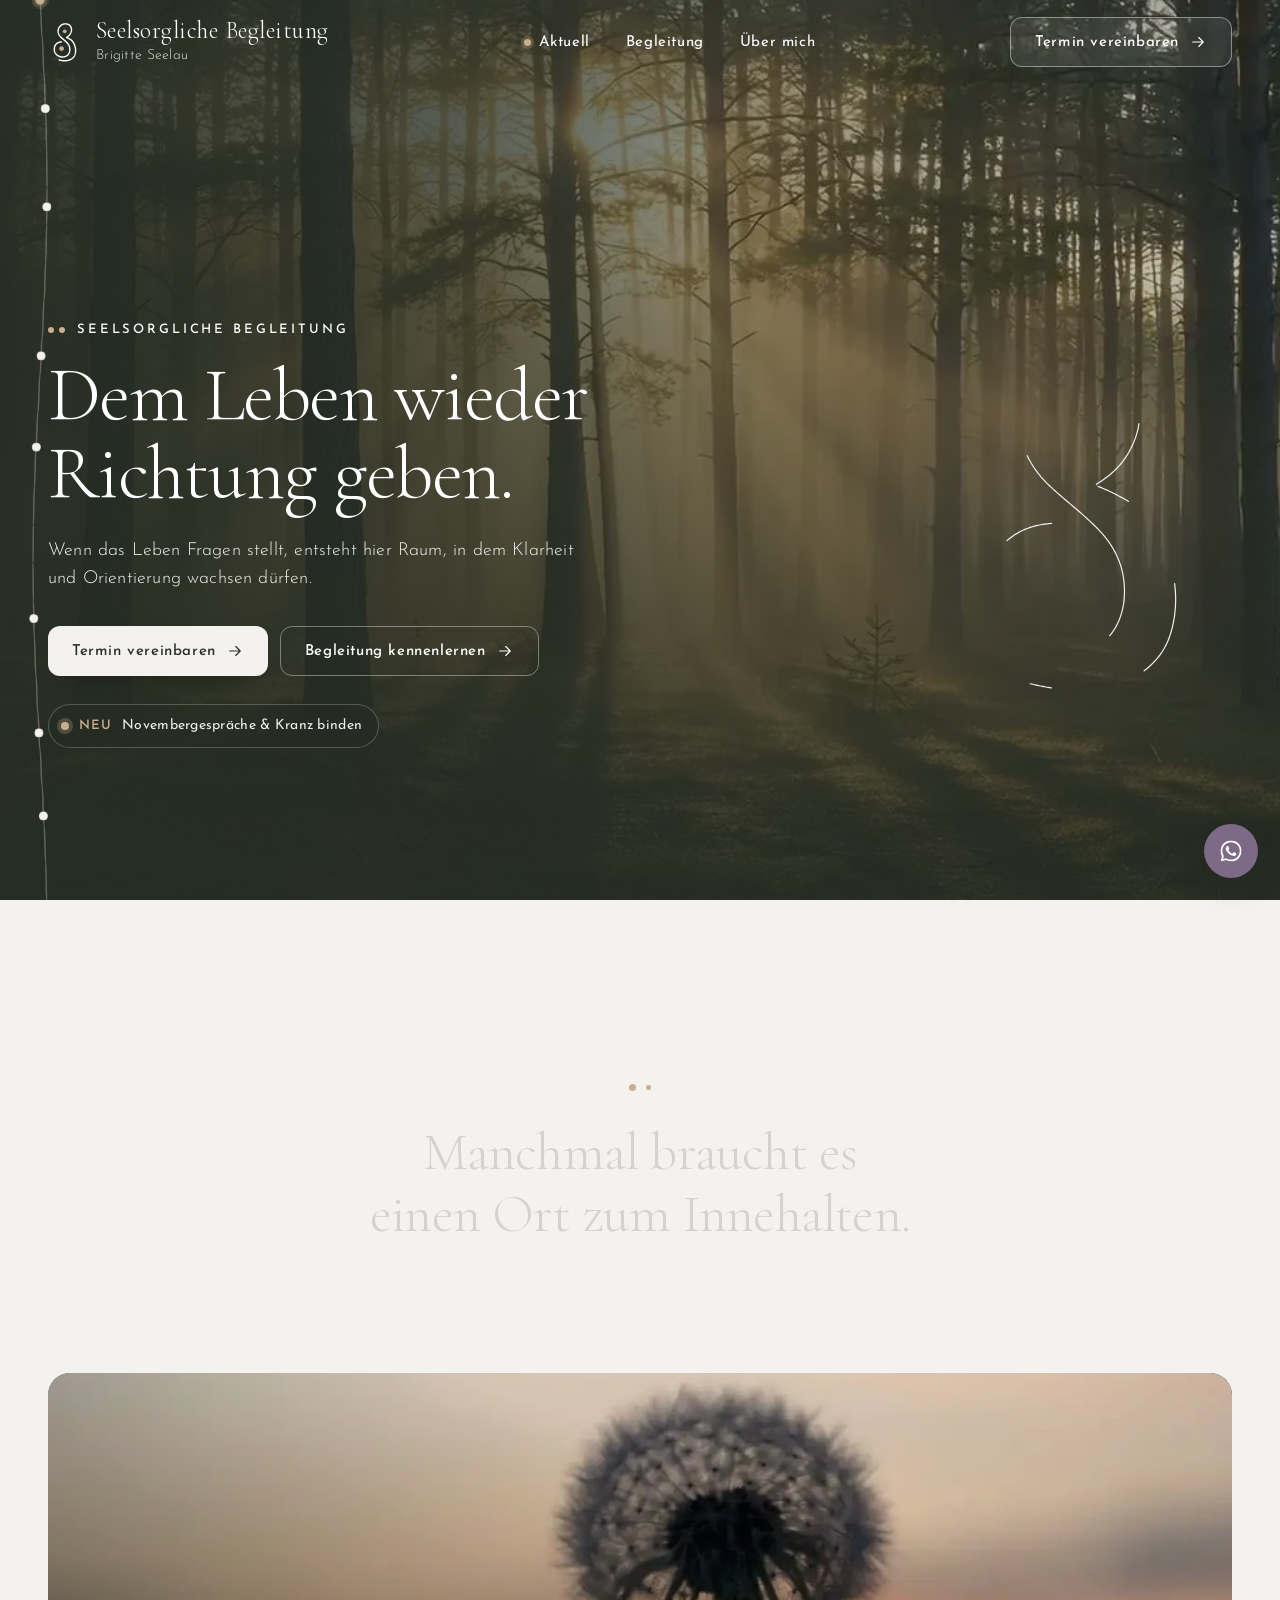
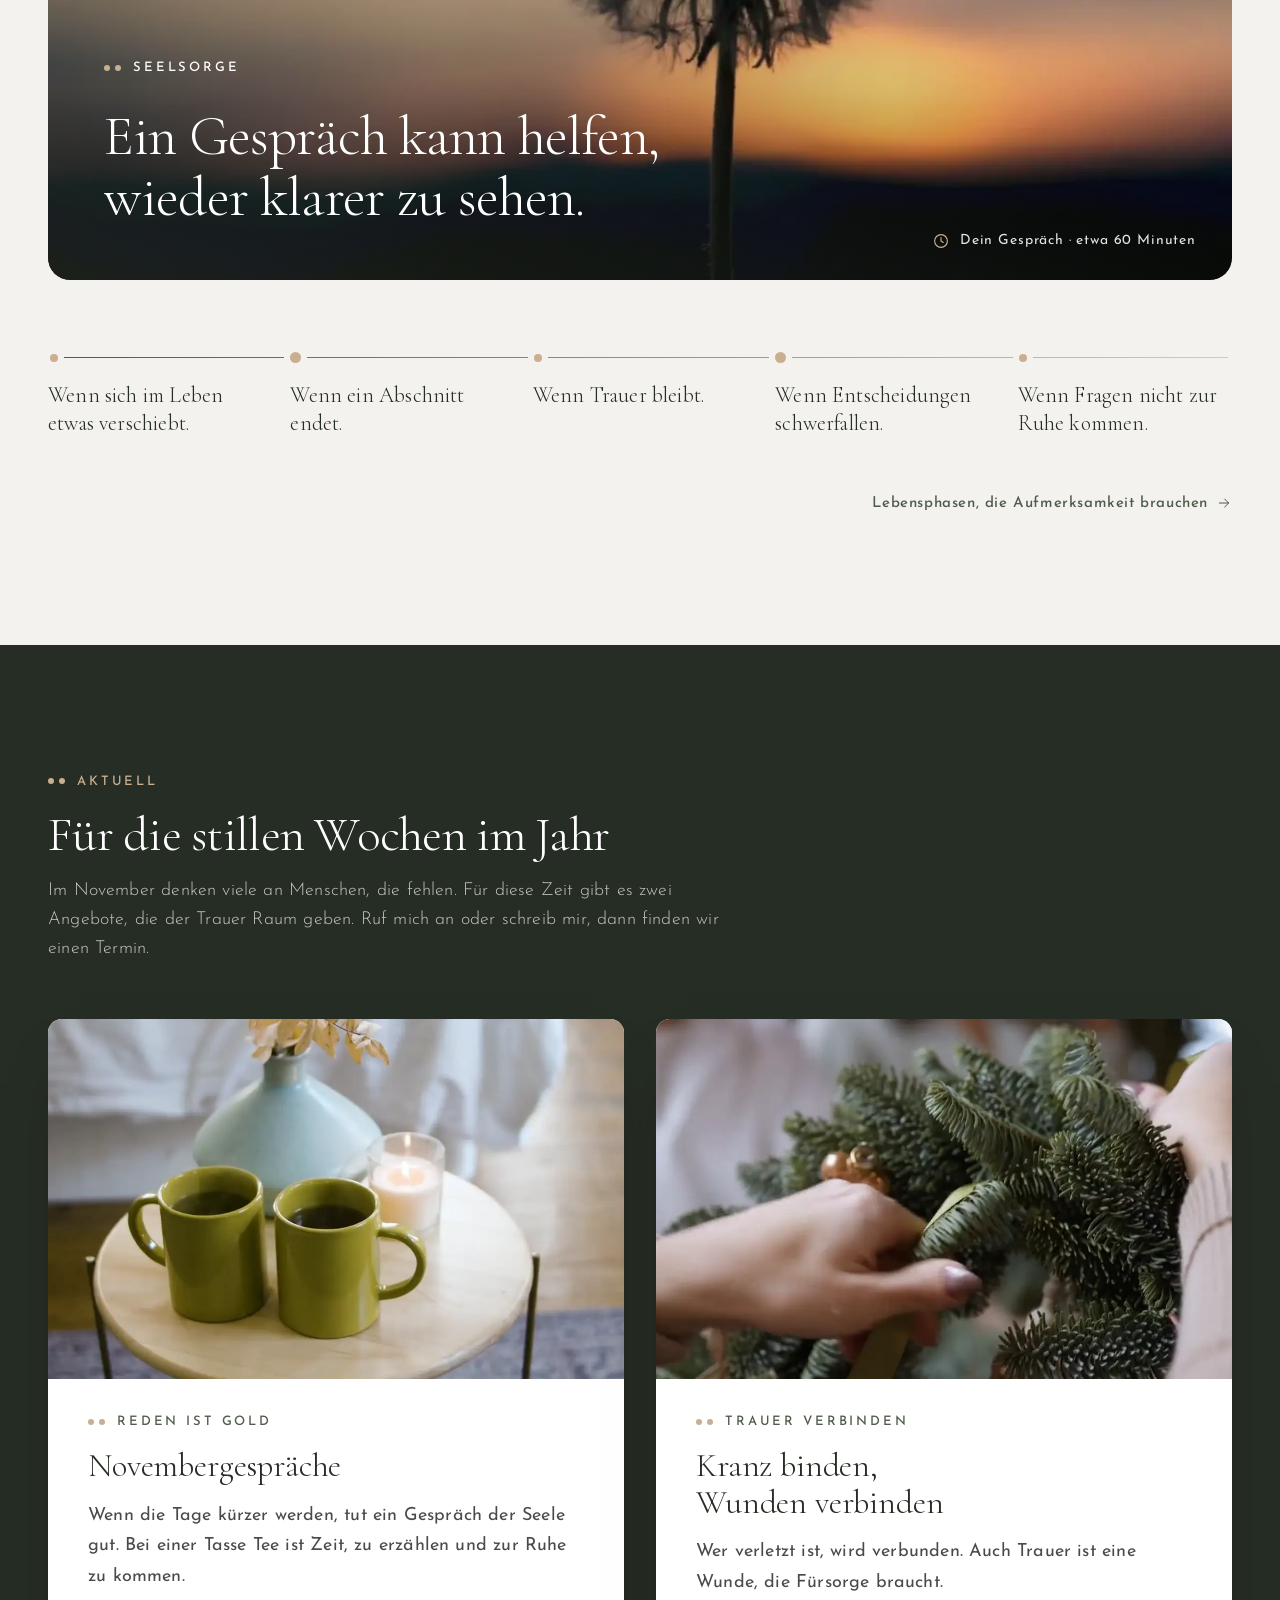
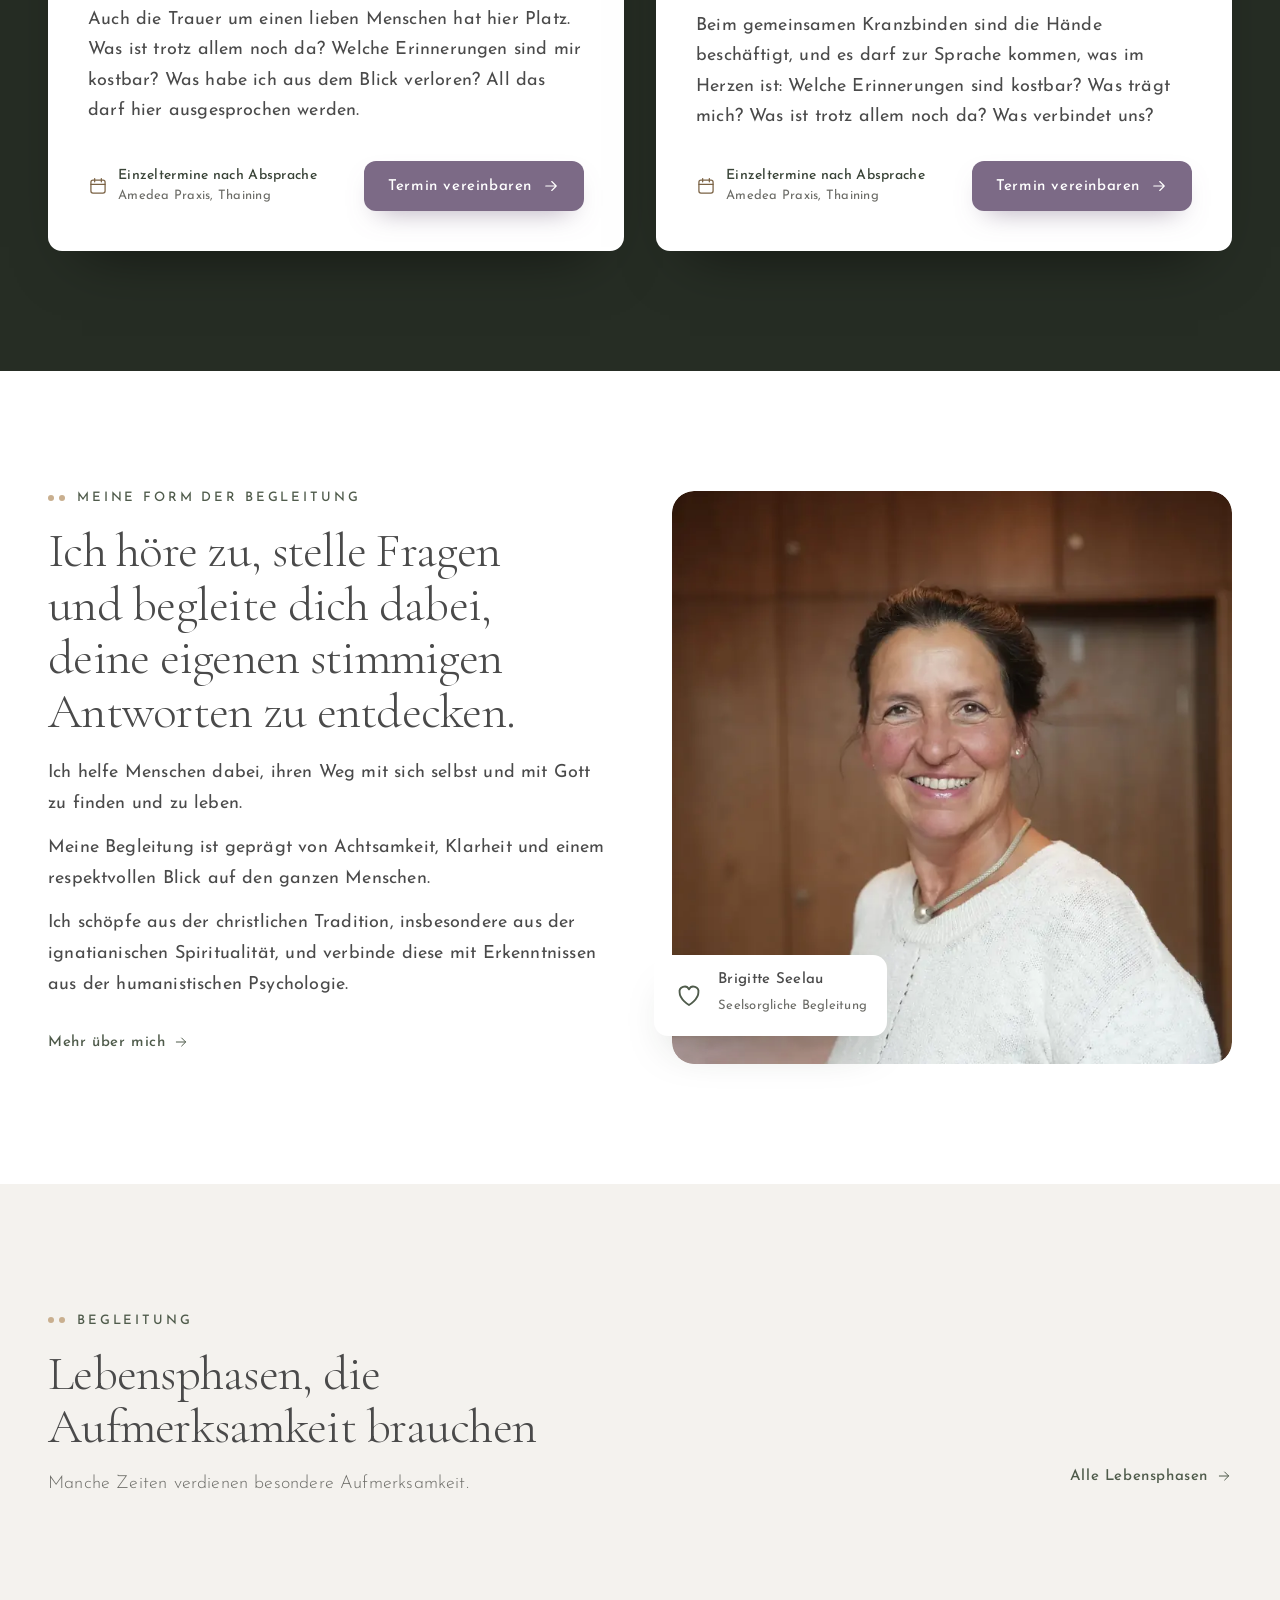
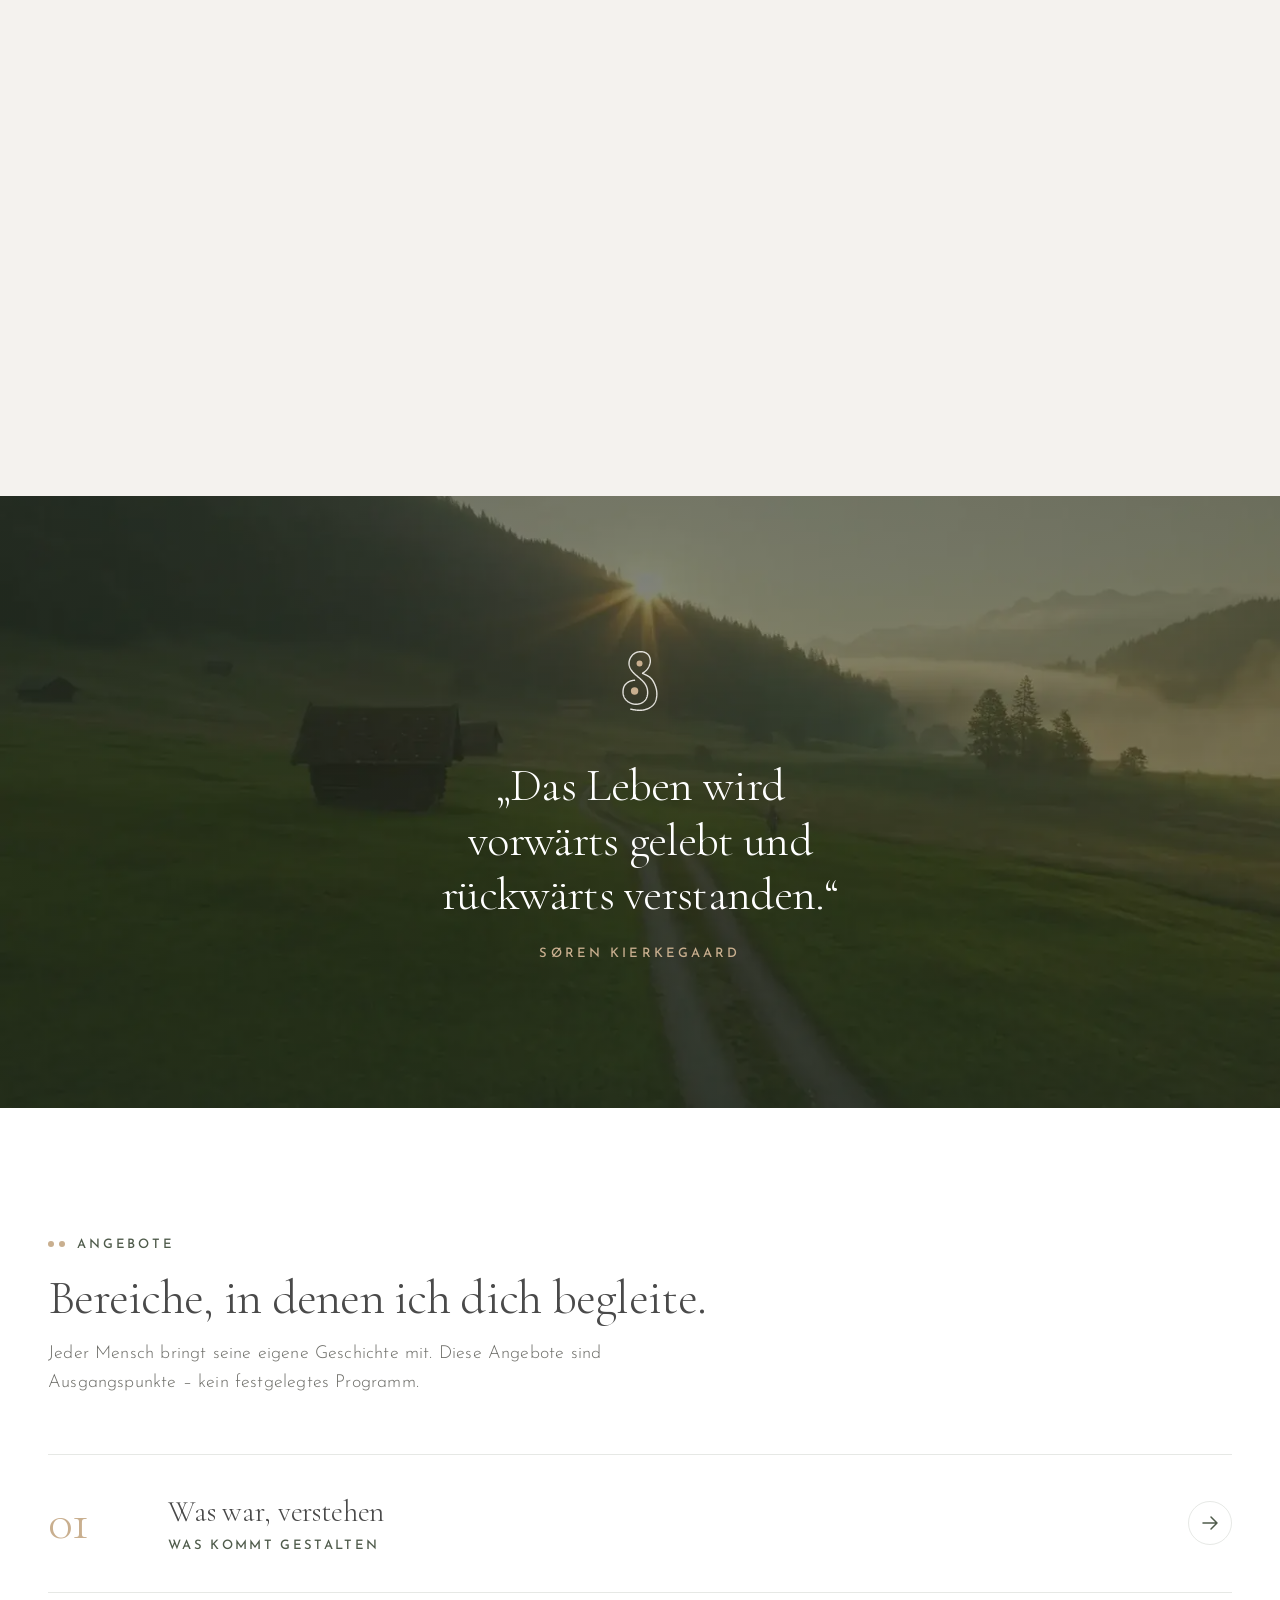
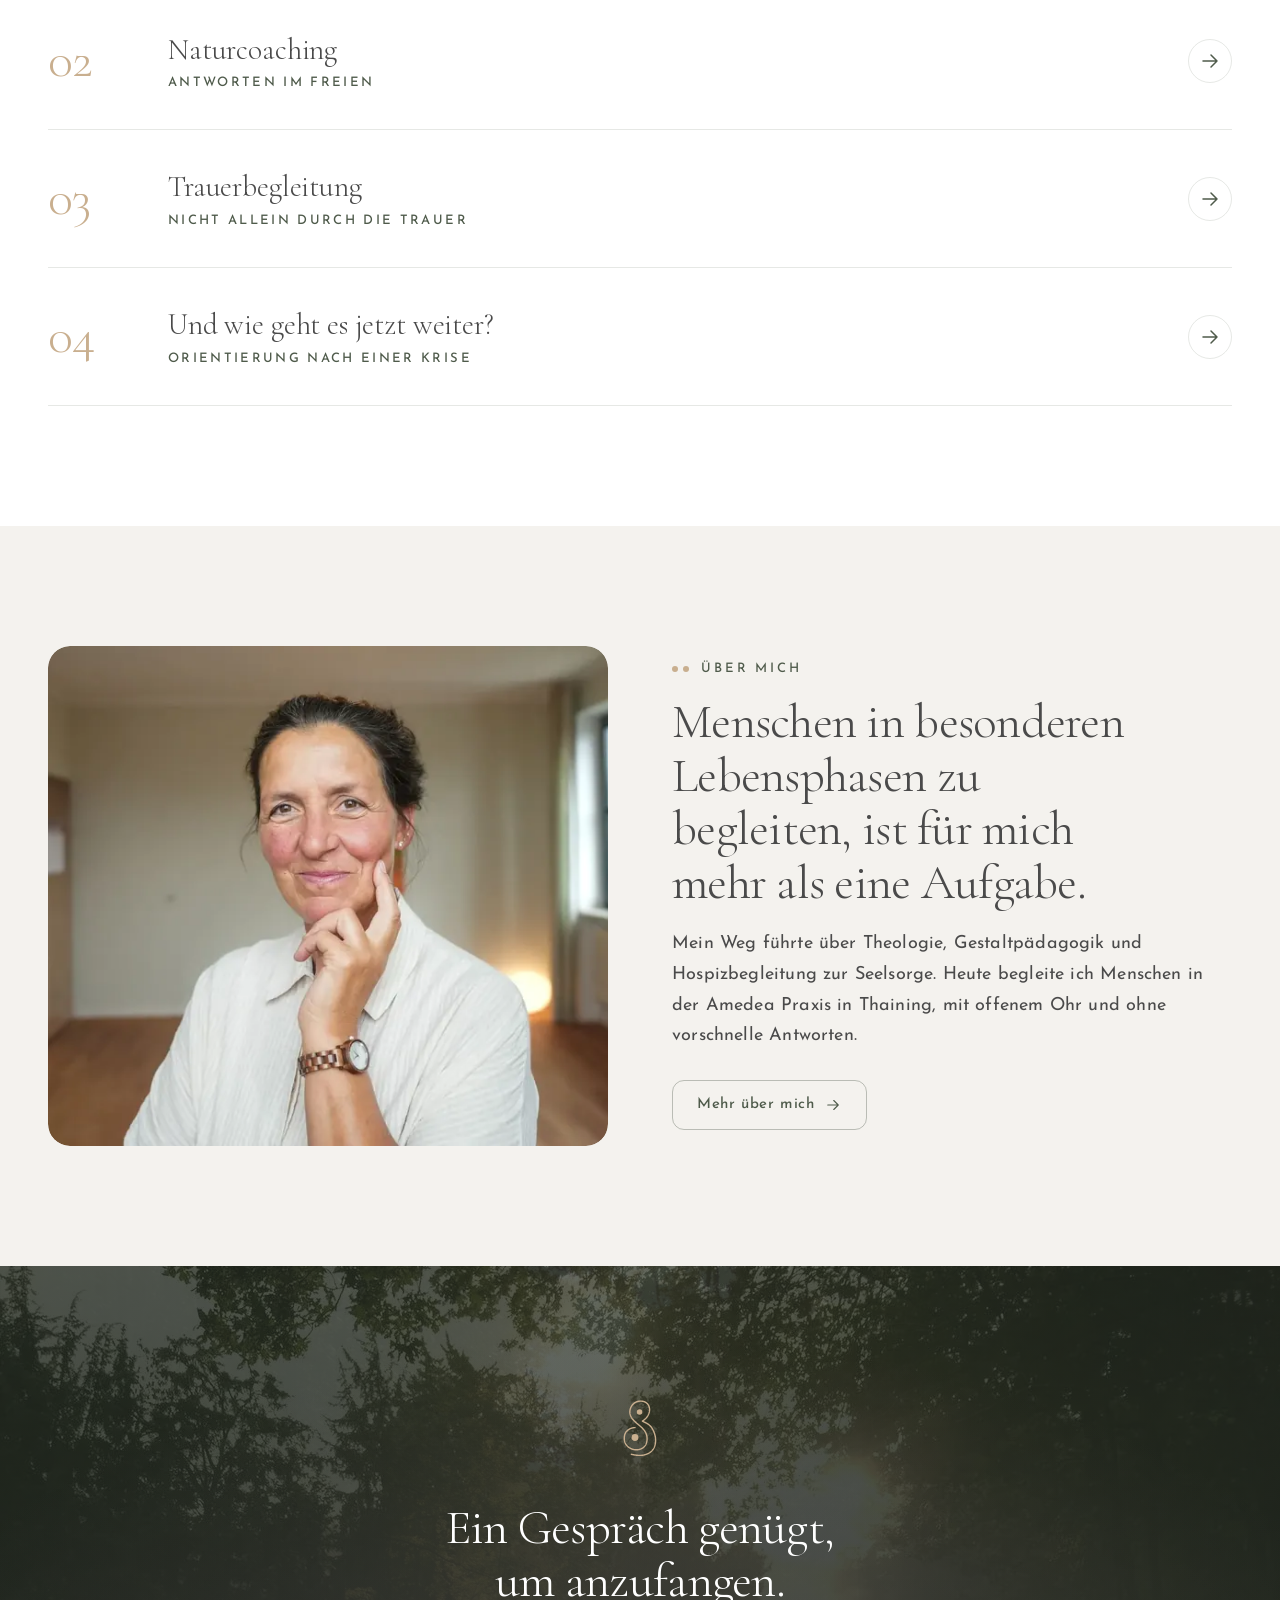
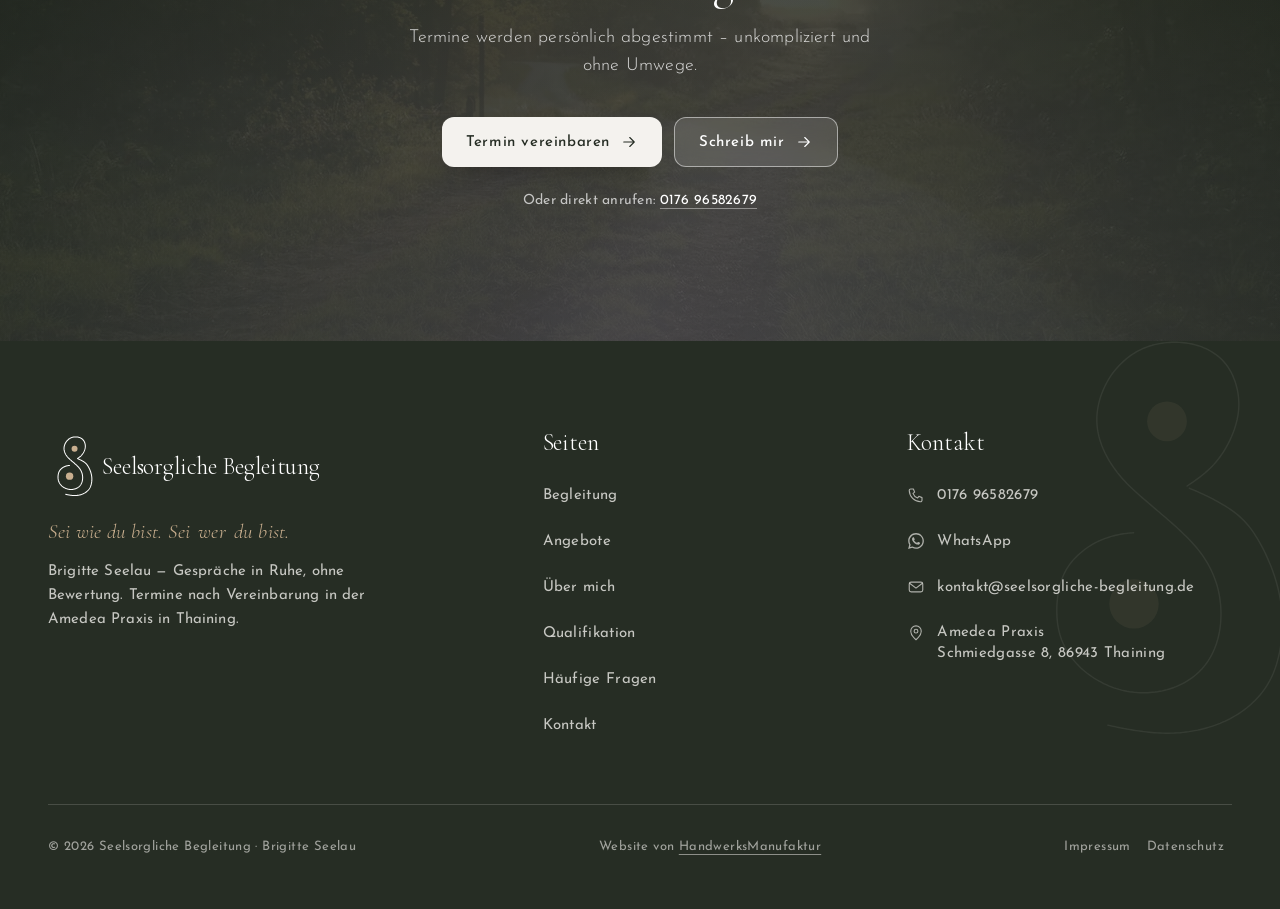
<file: index.html>
<!DOCTYPE html>
<html lang="de" class="kein-js">
<head>
<meta charset="UTF-8">
<meta name="viewport" content="width=device-width, initial-scale=1.0">
<title>Seelsorgliche Begleitung in Thaining | Brigitte Seelau</title>
<meta name="description" content="Seelsorgliche Begleitung in Thaining: Brigitte Seelau begleitet in Krisen, Trauer, Übergängen und Entscheidungen. Gespräche in Ruhe, ohne Bewertung.">
<link rel="canonical" href="https://seelsorgliche-begleitung.de/">
<meta name="robots" content="index, follow, max-image-preview:large">
<meta name="author" content="Brigitte Seelau">
<meta property="og:site_name" content="Seelsorgliche Begleitung">
<meta property="og:locale" content="de_DE">
<meta property="og:url" content="https://seelsorgliche-begleitung.de/">
<meta property="og:title" content="Seelsorgliche Begleitung in Thaining | Brigitte Seelau">
<meta property="og:description" content="Seelsorgliche Begleitung in Thaining: Brigitte Seelau begleitet in Krisen, Trauer, Übergängen und Entscheidungen. Gespräche in Ruhe, ohne Bewertung.">
<meta property="og:type" content="website">
<meta property="og:image" content="https://seelsorgliche-begleitung.de/assets/img/og.jpg">
<meta property="og:image:alt" content="Seelsorgliche Begleitung — Brigitte Seelau, Thaining">
<meta name="twitter:card" content="summary_large_image">
<meta name="theme-color" content="#F4F2EE">
<link rel="icon" href="/assets/img/favicon.svg" type="image/svg+xml">
<link rel="icon" type="image/png" sizes="32x32" href="/assets/img/favicon-32.png">
<link rel="apple-touch-icon" href="/assets/img/favicon-180.png">
<link rel="preload" href="/assets/font/cormorant-300.woff2" as="font" type="font/woff2" crossorigin media="(min-width:641px)">
<link rel="preload" href="/assets/font/cormorant-500.woff2" as="font" type="font/woff2" crossorigin media="(max-width:640px)">
<link rel="preload" href="/assets/font/josefin-var.woff2" as="font" type="font/woff2" crossorigin>
<style>/* Schriften lokal — keine Verbindung nach draußen. Cormorant Garamond Light (300, wie auf der bisherigen Seite) + Medium (500, Überschriften am Handy) und Josefin Sans als variable Schrift (300–600). */
@font-face{font-family:"Cormorant Garamond";font-style:normal;font-weight:300;font-display:swap;src:url(/assets/font/cormorant-300.woff2) format("woff2")}
@font-face{font-family:"Cormorant Garamond";font-style:normal;font-weight:500;font-display:swap;src:url(/assets/font/cormorant-500.woff2) format("woff2")}
@font-face{font-family:"Cormorant Garamond";font-style:italic;font-weight:300;font-display:swap;src:url(/assets/font/cormorant-300i.woff2) format("woff2")}
@font-face{font-family:"Josefin Sans";font-style:normal;font-weight:100 700;font-display:swap;src:url(/assets/font/josefin-var.woff2) format("woff2")}
@font-face{font-family:"Cormorant Fallback";src:local("Georgia"),local("Times New Roman");size-adjust:86%;ascent-override:90%;descent-override:26%;line-gap-override:0%}
@font-face{font-family:"Josefin Fallback";src:local("Helvetica Neue"),local("Arial");size-adjust:101%;ascent-override:95%;descent-override:22%;line-gap-override:0%}</style>
<link rel="preload" as="image" href="/assets/img/poster-hero-start.webp" fetchpriority="high">
<style>/* Seelsorgliche Begleitung — Brigitte Seelau, Thaining · Neubau 22.10.2026
   Signatur „Der gemeinsame Weg“: die Haarlinie des Logos zieht als Weg durch die Seite, zwei goldene Punkte gehen mit.
   Farben aus dem Logo: Salbei #4F5B4B · Lila #7C6A86 · Gold #C9AF8F · Creme #F4F2EE · Text #4A4A4A. */
:root{
  --salbei:#4F5B4B; --salbei-tief:#3A4438; --tinte:#262D24; --tinte-2:#30392E;
  --lila:#7C6A86; --lila-tief:#655572; --gold:#C9AF8F; --gold-text:#7A6244;
  --creme:#F4F2EE; --creme-2:#EBE8E1; --weiss:#FFFFFF; --text:#4A4A4A; --grau:#6B6B66;
  --linie:rgba(79,91,75,.14); --linie-hell:rgba(244,242,238,.16);
  --r:22px; --r-s:14px; --r-k:12px; --wrap:1240px;
  --serif:"Cormorant Garamond","Cormorant Fallback",Georgia,serif;
  --sans:"Josefin Sans","Josefin Fallback",system-ui,sans-serif;
  --ease:cubic-bezier(.2,.7,.3,1); --schnell:.3s; --druck:.97;
}
*{box-sizing:border-box;margin:0;padding:0}
html{scroll-behavior:smooth;-webkit-text-size-adjust:100%}
body{font:400 18px/1.7 var(--sans);letter-spacing:.01em;color:var(--text);background:var(--creme);overflow-x:clip;font-synthesis:none}
img,video{display:block;max-width:100%}
img{height:auto}
a{color:inherit;text-decoration:none}
button{font:inherit;color:inherit;background:none;border:0;cursor:pointer}
ul,ol{list-style:none}
h1,h2,h3,h4{font-family:var(--serif);font-weight:300;line-height:1.08;letter-spacing:-.015em;text-wrap:balance;hyphens:manual;-webkit-hyphens:manual;overflow-wrap:break-word}
h1{font-size:clamp(2.8rem,6vw,5.2rem);line-height:1.02;letter-spacing:-.02em}
h2{font-size:clamp(2rem,3.8vw,3.3rem);line-height:1.1}
h3{font-size:clamp(1.45rem,2vw,1.8rem);letter-spacing:-.005em;line-height:1.15}
p{max-width:62ch;text-wrap:pretty}
.wrap{width:100%;max-width:var(--wrap);margin:0 auto;padding:0 28px}
section{position:relative;padding:120px 0}
section.pt0{padding-top:0}
.weiss{background:var(--weiss)}
::selection{background:var(--lila);color:#fff}
.skip{position:absolute;left:-9999px;top:16px;z-index:300;background:var(--tinte);color:#fff;padding:12px 18px;border-radius:var(--r-k)}
.skip:focus{left:16px}
:focus-visible{outline:2px solid var(--lila);outline-offset:3px;border-radius:6px}
[id]{scroll-margin-top:96px}

/* ---------- Icons, Kicker (zwei Punkte — das Zeichen wiederholt sich) */
.ic{width:24px;height:24px;fill:none;stroke:currentColor;stroke-width:1.5;stroke-linecap:round;stroke-linejoin:round;flex:none}
.ic-marke{stroke:none;transform:scale(.88)}
.kicker{display:inline-flex;align-items:center;gap:12px;font:500 13px/1 var(--sans);letter-spacing:.22em;text-transform:uppercase;color:var(--salbei);margin-bottom:20px}
.kicker::before{content:"";width:6px;height:6px;border-radius:50%;background:var(--gold);box-shadow:11px 0 0 var(--gold);margin-right:11px;flex:none}
.kicker.hell{color:#fff}
.lead{font-size:clamp(1.1rem,1.4vw,1.25rem);line-height:1.6;color:var(--grau);font-weight:300}
.kursiv{font-family:var(--serif);font-style:italic}

/* ---------- Knöpfe (Druck-Feedback auf pointer-down, 12-px-Radius für alle) */
.btn{--s:1;position:relative;display:inline-flex;align-items:center;gap:10px;padding:15px 24px;border-radius:var(--r-k);font:500 15px/1 var(--sans);letter-spacing:.04em;overflow:hidden;min-height:50px;white-space:nowrap;transition:transform var(--schnell) var(--ease),box-shadow var(--schnell) var(--ease),background var(--schnell) var(--ease),border-color var(--schnell) var(--ease);transform:translate(var(--mx,0),var(--my,0)) scale(var(--s))}
.btn .ic{width:18px;height:18px;transition:transform var(--schnell) var(--ease)}
.btn:hover .ic{transform:translateX(4px)}
.btn:active{--s:var(--druck);transition-duration:.1s}
.btn-lila{background:var(--lila);color:#fff;box-shadow:0 12px 28px -14px rgba(124,106,134,.7)}
.btn-lila:hover{background:var(--lila-tief);box-shadow:0 16px 32px -14px rgba(124,106,134,.8);--my:-2px}
.btn-lila::after{content:"";position:absolute;inset:0;background:linear-gradient(105deg,transparent 35%,rgba(255,255,255,.22) 50%,transparent 65%);transform:translateX(-130%);transition:transform .4s var(--ease)}
.btn-lila:hover::after{transform:translateX(130%)}
.btn-hell{background:rgba(255,255,255,.12);color:#fff;border:1px solid rgba(255,255,255,.5);backdrop-filter:blur(10px);-webkit-backdrop-filter:blur(10px)}
.btn-hell:hover{background:rgba(255,255,255,.22);--my:-2px}
.btn-linie{color:var(--salbei);border:1.5px solid rgba(79,91,75,.35);background:transparent}
.btn-linie:hover{border-color:var(--salbei);background:rgba(79,91,75,.06);--my:-2px}
.text-link{display:inline-flex;align-items:center;gap:8px;min-height:44px;font:500 15px/1 var(--sans);letter-spacing:.04em;color:var(--salbei);text-decoration:underline;text-decoration-thickness:1px;text-underline-offset:6px;text-decoration-color:transparent;transition:text-decoration-color var(--schnell),color var(--schnell)}
.text-link:hover{text-decoration-color:var(--gold)}
.text-link .ic{width:16px;height:16px;transition:transform var(--schnell) var(--ease)}
.text-link:hover .ic{transform:translateX(4px)}
.knoepfe{display:flex;gap:12px;flex-wrap:wrap}
a[href]:not(.btn):not(.lp-karte):not(.angebot):active,button:not(.btn):active{opacity:.6;transition-duration:.1s}

/* ---------- Kopf: durchsichtig über dem Video, fest beim Scrollen */
header{position:fixed;inset:0 0 auto 0;z-index:60;transition:transform .4s var(--ease),background .4s var(--ease),box-shadow .4s var(--ease);background:transparent;color:var(--text)}
header.ueber-dunkel:not(.fest){color:#fff}
header.oben-weg{transform:translateY(-100%)}
header.fest{background:rgba(244,242,238,.84);backdrop-filter:blur(18px) saturate(140%);-webkit-backdrop-filter:blur(18px) saturate(140%);box-shadow:0 1px 0 rgba(79,91,75,.1);color:var(--text)}
header .wrap{display:flex;align-items:center;justify-content:space-between;min-height:84px;gap:20px}
.marke{display:flex;align-items:center;gap:14px;min-height:44px;color:inherit}
.marke-zeichen{width:34px;height:47px}
.marke b{font:300 24px/1 var(--serif);letter-spacing:.02em;white-space:nowrap;color:inherit}
.marke b small{display:block;font:400 13px/1 var(--sans);letter-spacing:.14em;text-transform:uppercase;margin-top:6px;opacity:.78}
.zeichen .haar{fill:none;stroke:currentColor;stroke-width:1.4;stroke-linecap:round;stroke-linejoin:round;vector-effect:non-scaling-stroke}
.zeichen .punkt{fill:var(--gold)}
nav.haupt ul{display:flex;gap:4px}
nav.haupt a{position:relative;display:block;padding:15px 16px;font:400 15px/1 var(--sans);letter-spacing:.04em;border-radius:var(--r-k);transition:background var(--schnell),color var(--schnell)}
nav.haupt a::after{content:"";position:absolute;left:50%;bottom:7px;width:5px;height:5px;border-radius:50%;background:var(--gold);transform:translateX(-50%) scale(0);transition:transform var(--schnell) var(--ease)}
nav.haupt a:hover{background:rgba(79,91,75,.08)}
header.ueber-dunkel:not(.fest) nav.haupt a:hover{background:rgba(255,255,255,.12)}
nav.haupt a.aktiv::after{transform:translateX(-50%) scale(1)}
.header-cta{display:flex;align-items:center;gap:10px}
.menu-knopf{display:none;width:48px;height:48px;border-radius:50%;background:var(--salbei);color:#fff;place-items:center;transition:background var(--schnell)}
.menu-knopf span{display:block;width:20px;height:1.5px;background:#fff;position:relative;transition:background .2s}
.menu-knopf span::before,.menu-knopf span::after{content:"";position:absolute;left:0;width:20px;height:1.5px;background:#fff;transition:transform .3s var(--ease),top .3s var(--ease)}
.menu-knopf span::before{top:-6px} .menu-knopf span::after{top:6px}
body.menu-offen .menu-knopf span{background:transparent}
body.menu-offen .menu-knopf span::before{top:0;transform:rotate(45deg)} body.menu-offen .menu-knopf span::after{top:0;transform:rotate(-45deg)}
.menu-flaeche{position:fixed;inset:0;z-index:55;background:var(--creme);color:var(--text);padding:140px 28px 40px;display:flex;flex-direction:column;justify-content:space-between;opacity:0;visibility:hidden;transform:translateY(-2%);transition:opacity .4s var(--ease),transform .4s var(--ease),visibility 0s .4s;overscroll-behavior:contain}
.menu-flaeche[hidden]{display:none}
body.menu-offen .menu-flaeche{opacity:1;visibility:visible;transform:none;transition-delay:0s}
.menu-flaeche ul{display:grid;gap:2px}
.menu-flaeche li a{display:flex;align-items:center;gap:16px;padding:12px 0;font:300 clamp(1.7rem,6.5vw,2.3rem)/1.1 var(--serif);opacity:0;transform:translateY(12px);transition:opacity .4s var(--ease),transform .4s var(--ease);transition-delay:calc(.05s * var(--i,0))}
.menu-flaeche li a::before{content:"";width:7px;height:7px;border-radius:50%;background:var(--gold);flex:none;transition:transform var(--schnell) var(--ease)}
.menu-flaeche li a.aktiv::before{box-shadow:0 0 0 4px rgba(201,175,143,.3)}
.menu-flaeche li a:hover::before{transform:scale(1.4)}
body.menu-offen .menu-flaeche li a{opacity:1;transform:none}
.menu-flaeche .unten{font-size:14px;letter-spacing:.02em;color:var(--grau);display:grid;gap:4px}
.menu-flaeche .unten a{min-height:44px;display:inline-flex;align-items:center;gap:10px;color:var(--text)}
.menu-flaeche .unten .ic{width:18px;height:18px;color:var(--salbei)}
.menu-zeichen{position:absolute;right:-30px;bottom:-30px;width:min(60vw,300px);opacity:.1;pointer-events:none;color:var(--salbei)}
.menu-zeichen svg{width:100%;height:auto}

/* ---------- Der Weg (Signatur): die Haarlinie links, füllt sich mit dem Scrollen, zwei goldene Punkte gehen mit */
.wegbahn{position:fixed;left:16px;top:0;bottom:0;width:48px;z-index:40;pointer-events:none;--p:0}
.wegbahn-svg{position:absolute;inset:0;width:48px;height:100%;overflow:visible}
.wegbahn .bahn{fill:none;stroke:rgba(79,91,75,.18);stroke-width:1.5;stroke-linecap:round}
.wegbahn .fluss{fill:none;stroke:var(--salbei);stroke-width:1.5;stroke-linecap:round}
.wegbahn .geher{position:absolute;left:0;top:0;width:9px;height:9px;border-radius:50%;background:var(--gold);transform:translate(-50%,-50%);box-shadow:0 0 0 4px rgba(201,175,143,.22);will-change:transform}
.wegbahn .geher.g2{width:7px;height:7px;opacity:.85;box-shadow:0 0 0 3px rgba(201,175,143,.18)}
.wegbahn .punkt{position:absolute;left:0;top:0;width:44px;height:44px;transform:translate(-50%,-50%);pointer-events:auto;border-radius:50%}
.wegbahn .punkt::before{content:"";position:absolute;left:50%;top:50%;width:9px;height:9px;border-radius:50%;background:var(--creme);border:1.5px solid rgba(79,91,75,.35);transform:translate(-50%,-50%) scale(.85);transition:transform .35s var(--ease),border-color .35s,background .35s,box-shadow .35s}
.wegbahn .punkt.an::before{background:var(--gold);border-color:var(--gold);transform:translate(-50%,-50%) scale(1.1);box-shadow:0 0 0 5px rgba(201,175,143,.2)}
.wegbahn .punkt i{position:absolute;left:34px;top:50%;transform:translateY(-50%) translateX(-6px);white-space:nowrap;font:500 13px/1 var(--sans);letter-spacing:.14em;text-transform:uppercase;color:var(--salbei-tief);background:rgba(244,242,238,.94);padding:8px 12px;border-radius:999px;opacity:0;transition:opacity .25s,transform .25s var(--ease);font-style:normal;box-shadow:0 8px 22px -10px rgba(38,45,36,.3)}
.wegbahn .punkt:hover i,.wegbahn .punkt.an.frisch i{opacity:1;transform:translateY(-50%) translateX(0)}
body.dunkel-oben .wegbahn .bahn{stroke:rgba(244,242,238,.28)}
body.dunkel-oben .wegbahn .fluss{stroke:var(--gold)}
@media (max-width:1180px){.wegbahn{display:none}}

/* ---------- Cursor: zwei goldene Punkte, die mitgehen */
.cursor{position:fixed;left:0;top:0;z-index:100;pointer-events:none}
.cursor i{position:fixed;left:0;top:0;width:8px;height:8px;border-radius:50%;background:var(--gold);transform:translate(-50%,-50%);opacity:0;transition:width .25s var(--ease),height .25s var(--ease),background .25s,opacity .3s,border-color .25s;border:1.5px solid transparent}
.cursor i+i{width:5px;height:5px;opacity:0}
.cursor.an i{opacity:.95}
.cursor.an i+i{opacity:.7}
.cursor.link i:first-child{width:40px;height:40px;background:rgba(201,175,143,.14);border-color:var(--gold)}
.cursor.foto i:first-child{width:64px;height:64px;background:rgba(201,175,143,.1);border-color:rgba(201,175,143,.7)}
@media (hover:none),(max-width:900px){.cursor{display:none}}

/* ---------- Intro (einmal, beim Kommen von außen): die Linie zeichnet sich, die beiden Punkte setzen sich */
.intro{position:fixed;inset:0;z-index:200;background:var(--creme);display:grid;place-items:center;color:var(--salbei);transition:opacity .5s var(--ease),visibility 0s .5s}
.intro.weg{opacity:0;visibility:hidden}
.intro svg{width:min(34vw,200px);height:auto;overflow:visible}
.intro .haar{stroke-dasharray:1;stroke-dashoffset:1;animation:zeichnen .8s var(--ease) .1s forwards}
.intro .haar+.haar{animation-delay:.5s}
.intro .punkt{transform:scale(0);transform-origin:center;transform-box:fill-box;animation:setzen .4s var(--ease) 1s forwards}
.intro .punkt+.punkt{animation-delay:1.1s}
.intro .wort{position:absolute;bottom:17vh;left:0;right:0;text-align:center;font:300 clamp(1.1rem,2.6vw,1.6rem)/1 var(--serif);letter-spacing:.32em;text-transform:uppercase;color:var(--salbei-tief);opacity:0;animation:auftauchen .6s var(--ease) 1s forwards;padding:0 20px}
@keyframes zeichnen{to{stroke-dashoffset:0}}
@keyframes setzen{from{transform:scale(0)}60%{transform:scale(1.25)}to{transform:scale(1)}}
@keyframes auftauchen{from{opacity:0;transform:translateY(8px);filter:blur(6px)}to{opacity:1;transform:none;filter:blur(0)}}
html.ankunft .intro{display:none}

/* ---------- Seitenwechsel: weiche Blende */
.blende{position:fixed;inset:0;z-index:190;background:var(--creme);opacity:0;visibility:hidden;pointer-events:none;transition:opacity .35s var(--ease),visibility 0s .35s}
.blende.los{opacity:1;visibility:visible;transition:opacity .35s var(--ease)}
html.ankunft .blende{visibility:visible;opacity:1;animation:blendeWeg .6s var(--ease) .05s forwards}
@keyframes blendeWeg{to{opacity:0;visibility:hidden}}

/* ---------- Reveal (additiv — ohne JS ist alles sichtbar) */
/* Reveal über `translate`, Hover über `transform` — so überschreibt der Reveal keine Hover-Antwort */
.js .rev{opacity:0;translate:0 22px;filter:blur(3px);transition:opacity .4s var(--ease),translate .4s var(--ease),filter .4s var(--ease)}
.js .rev.da{opacity:1;translate:none;filter:blur(0)}
.js .rev.v2{transition-delay:.1s}.js .rev.v3{transition-delay:.2s}.js .rev.v4{transition-delay:.3s}.js .rev.v5{transition-delay:.4s}
/* Hero-Text ist ab dem ersten Bild sichtbar (größtes Element auf dem Handy, LCP): nur ein kurzes Gleiten, kein Ausblenden */
.js .hero .rev{opacity:1;filter:none;translate:none;transition:none;animation:heroRein .5s var(--ease) both}
.js .hero .rev.v2{animation-delay:.08s}.js .hero .rev.v3{animation-delay:.16s}
@keyframes heroRein{from{transform:translateY(14px)}to{transform:none}}
.js .worte i{display:inline-block;font-style:inherit;opacity:0;transform:translateY(.4em);filter:blur(4px);transition:opacity .4s var(--ease),transform .4s var(--ease),filter .4s var(--ease);transition-delay:calc(var(--i) * .045s)}
.js .worte.da i{opacity:1;transform:none;filter:blur(0)}
/* Bilder öffnen sich weich: Rahmen weitet sich, das Motiv kommt näher */
.js .oeffnet{clip-path:inset(9% 7% round var(--r));transition:clip-path .4s var(--ease)}
.js .oeffnet img,.js .oeffnet video{transform:scale(1.08);transition:transform .6s var(--ease)}
.js .oeffnet.da{clip-path:inset(0 0 round var(--r))}
.js .oeffnet.da img,.js .oeffnet.da video{transform:none}

/* ---------- Hero */
.hero{position:relative;min-height:100svh;display:flex;align-items:flex-end;color:#fff;overflow:hidden;background:var(--tinte);padding:0}
.hero .medien{position:absolute;inset:0}
.hero video,.hero .medien img{width:100%;height:100%;object-fit:cover;position:absolute;inset:0}
.hero .schleier{position:absolute;inset:0;background:
  linear-gradient(to right,rgba(38,45,36,.86) 0,rgba(38,45,36,.66) 36%,rgba(38,45,36,.2) 64%,transparent 82%),
  linear-gradient(to top,rgba(38,45,36,.92) 0,rgba(38,45,36,.5) 40%,rgba(38,45,36,.26) 72%,rgba(38,45,36,.38) 100%)}
.hero-inhalt{position:relative;padding-top:184px;padding-bottom:152px;display:grid;grid-template-columns:1.15fr .85fr;gap:40px;align-items:end}
.hero h1{max-width:19ch;color:#fff;text-wrap:balance}
.hero-klein h1{max-width:22ch}
.hero .lead{color:rgba(255,255,255,.94);margin:24px 0 32px;max-width:48ch}
.hero .krumen{margin-bottom:22px}
.hero-zeichen{justify-self:end;width:min(26vw,300px);--p:.35;color:rgba(255,255,255,.92)}
.hero-zeichen svg{width:100%;height:auto;overflow:visible}
.scroll-zeichen .haar{stroke-width:1.2;stroke-dasharray:1;stroke-dashoffset:calc(1 - var(--p));transition:stroke-dashoffset .15s var(--ease)}
.scroll-zeichen .punkt{transform-box:fill-box;transform-origin:center;transform:scale(clamp(0,calc(var(--p) * 2.2 - 1.2),1));transition:transform .15s var(--ease)}
.hero-klein{min-height:60svh}
.hero-klein .hero-inhalt{grid-template-columns:1fr;padding-top:160px;padding-bottom:88px}
.krumen{display:flex;gap:8px;align-items:center;font:400 13px/1 var(--sans);letter-spacing:.06em;color:rgba(255,255,255,.75);margin-bottom:22px;flex-wrap:wrap}
.krumen a{min-height:44px;min-width:44px;display:inline-flex;align-items:center;transition:color var(--schnell)} .krumen a:hover{color:#fff}
.krumen .ic{width:14px;height:14px}

/* ---------- Statement (füllt sich wortweise durch die Bildmitte, beide Richtungen) */
.statement{--p:0;text-align:center;padding:120px 0}
.hero + .statement{padding:184px 0 128px}
.statement h2{font-size:clamp(1.9rem,4.2vw,3.5rem);line-height:1.15;max-width:22ch;margin:0 auto;letter-spacing:-.015em}
.statement h2 i{font-style:normal;opacity:.18;transition:opacity .3s}
.statement h2 i.an{opacity:1}
.statement .lead{margin:22px auto 0;text-align:center;max-width:40ch}
.statement-punkte{display:flex;justify-content:center;gap:10px;margin-bottom:30px}
.statement-punkte i{width:7px;height:7px;border-radius:50%;background:var(--gold);display:block}
.statement-punkte i+i{width:5px;height:5px;margin-top:1px}

/* ---------- Duo (Bild + Text, beide Spalten gleich hoch) */
.duo{display:grid;grid-template-columns:1fr 1fr;gap:64px;align-items:stretch}
.duo.rechts .bildseite{order:2}
.duo>div:not(.bildseite){align-content:center;display:grid;gap:0}
.bildseite{position:relative;min-height:500px}
.foto{border-radius:var(--r);overflow:hidden;background:var(--creme-2);position:absolute;inset:0}
.foto img{width:100%;height:100%;object-fit:cover}
.js .foto.oeffnet.da:hover img{transform:scale(1.035)}
.notiz{position:absolute;left:-18px;bottom:28px;background:#fff;border-radius:var(--r-s);padding:16px 20px;box-shadow:0 24px 48px -24px rgba(38,45,36,.4);display:flex;align-items:center;gap:14px;max-width:290px;z-index:2}
.notiz .ic{width:30px;height:30px;color:var(--salbei)}
.notiz b{display:block;font:500 15px/1.25 var(--sans);letter-spacing:.02em} .notiz span{font-size:13px;letter-spacing:.02em;color:var(--grau)}
.duo h2{margin-bottom:20px}
.duo p+p{margin-top:14px}
.duo .btn{margin-top:28px;justify-self:start}
.duo .text-link{margin-top:20px;justify-self:start}
.duo .knoepfe{margin-top:28px}
.kopf{max-width:720px;margin-bottom:56px}
.kopf.mitte{margin-left:auto;margin-right:auto;text-align:center}
.kopf.mitte .kicker{justify-content:center}
.kopf h2{margin-bottom:16px}
.kopf-zeile{display:flex;justify-content:space-between;align-items:end;gap:32px;margin-bottom:56px;flex-wrap:wrap}
.kopf-zeile .kopf{margin-bottom:0}

/* ---------- „Wenn …“ — fünf Anlässe entlang des Weges */
.wenn{position:relative;display:grid;gap:4px;margin:8px 0 28px;padding-left:2px}
.wenn::before{content:"";position:absolute;left:5px;top:18px;bottom:18px;width:1px;background:var(--linie)}
.wenn li{display:grid;grid-template-columns:auto 1fr;gap:18px;align-items:center;font:300 clamp(1.3rem,1.8vw,1.55rem)/1.3 var(--serif);padding:8px 0;transition:transform var(--schnell) var(--ease)}
.wenn li i{width:11px;height:11px;border-radius:50%;background:var(--creme);border:1.5px solid var(--gold);display:block;transition:background var(--schnell),transform var(--schnell) var(--ease)}
.wenn li:hover{transform:translateX(6px)} .wenn li:hover i{background:var(--gold);transform:scale(1.2)}

/* ---------- Lebensphasen-Karten (Naturvideo beim Drübergehen, am Handy im Bild) */
.lp-raster{display:grid;grid-template-columns:repeat(3,minmax(0,1fr));gap:18px}
.lp-karte{position:relative;display:block;border-radius:var(--r);overflow:hidden;background:#fff;border:1px solid var(--linie);isolation:isolate;transform:translateZ(0);transition:transform .4s var(--ease),box-shadow .4s var(--ease),border-color .4s;min-height:320px}
.lp-raster.klein .lp-karte{min-height:200px;background:#fff}
.weiss .lp-raster.klein .lp-karte{background:var(--creme)}
.lp-karte:hover,.lp-karte:focus-visible,.lp-karte.sb-an{transform:translateY(-4px);box-shadow:0 30px 50px -32px rgba(38,45,36,.5);border-color:transparent}
.lp-karte:active{transform:scale(var(--druck));transition-duration:.1s}
.lp-video,.lp-schleier{position:absolute;inset:0;width:100%;height:100%;object-fit:cover;opacity:0;z-index:-1;pointer-events:none;transition:opacity .4s var(--ease)}
.lp-schleier{background:linear-gradient(180deg,rgba(38,45,36,.36) 0%,rgba(38,45,36,.72) 100%)}
.lp-karte.sb-an .lp-video,.lp-karte.sb-an .lp-schleier{opacity:1}
.lp-text{position:relative;padding:30px 28px;display:flex;flex-direction:column;height:100%;min-height:inherit}
.lp-ico{width:50px;height:50px;border-radius:50%;background:var(--creme);display:grid;place-items:center;color:var(--salbei);margin-bottom:auto;transition:background .4s,color .4s,transform .4s var(--ease)}
.lp-raster.klein .lp-ico{background:var(--creme)}
.weiss .lp-raster.klein .lp-ico{background:#fff}
.lp-karte h3{margin-top:28px;transition:color .4s}
.lp-karte p{font-size:15.5px;line-height:1.6;color:var(--grau);margin-top:10px;transition:color .4s}
.lp-karte.sb-an h3,.lp-karte.sb-an p{color:#fff}
.lp-karte.sb-an .lp-ico{background:rgba(255,255,255,.14);color:var(--gold);transform:translateY(-2px)}
.lp-pfeil{position:absolute;right:22px;top:22px;width:36px;height:36px;border-radius:50%;border:1px solid var(--linie);display:grid;place-items:center;color:var(--salbei);transition:background .4s,color .4s,border-color .4s,transform .4s var(--ease)}
.lp-pfeil .ic{width:16px;height:16px}
.lp-karte:hover .lp-pfeil,.lp-karte.sb-an .lp-pfeil{background:var(--gold);border-color:var(--gold);color:var(--tinte);transform:rotate(-45deg)}

/* ---------- Angebote als Register (01–04) */
.angebote{display:grid}
.angebot{display:grid;grid-template-columns:88px 1fr 340px;gap:32px;align-items:stretch;padding:40px 0;border-top:1px solid var(--linie);color:inherit;transition:background .4s var(--ease);position:relative}
.angebot:last-child{border-bottom:1px solid var(--linie)}
.angebot>*{display:grid;align-content:center}
.angebot .nr{font:300 clamp(2.4rem,4vw,3.6rem)/1 var(--serif);letter-spacing:-.02em;color:var(--gold);transition:color .4s,transform .4s var(--ease)}
.angebot:hover .nr,.angebot:focus-visible .nr,.angebot.sb-an .nr{color:var(--salbei);transform:translateX(6px)}
.angebot h3{font-size:clamp(1.6rem,2.3vw,2.1rem)}
.angebot .unter{display:block;font:500 13px/1 var(--sans);letter-spacing:.18em;text-transform:uppercase;color:var(--salbei);margin:10px 0 14px}
.angebot p{font-size:16px;color:var(--grau);line-height:1.65}
.angebot-medien{display:grid;align-content:center}
.angebot-ende{display:grid;align-content:center;justify-content:end}
.angebot-video{aspect-ratio:16/9;border-radius:var(--r);overflow:hidden;background:var(--creme-2);position:relative}
.angebot-video video{width:100%;height:100%;object-fit:cover;transition:transform .4s var(--ease)}
.angebot:hover .angebot-video video,.angebot.sb-an .angebot-video video{transform:scale(1.03)}
.angebot.kurz{grid-template-columns:88px 1fr 44px}
.angebot.kurz .unter{margin-bottom:0}
.angebot-pfeil{width:44px;height:44px;border-radius:50%;border:1px solid var(--linie);display:grid;place-items:center;color:var(--salbei);transition:background .4s,color .4s,border-color .4s,transform .4s var(--ease)}
.angebot.kurz:hover .angebot-pfeil{background:var(--lila);border-color:var(--lila);color:#fff;transform:translateX(4px)}
.angebot.kurz:active{opacity:.7;transition-duration:.1s}

/* ---------- Gespräch: drei Zeilen mit Zeichen */
.gespraech{display:block;margin-top:8px}
.gespraech li{display:grid;grid-template-columns:52px 1fr;gap:22px;align-items:stretch;padding:22px 0;border-top:1px solid var(--linie);transition:transform var(--schnell) var(--ease)}
.gespraech li:last-child{border-bottom:1px solid var(--linie)}
.g-spalte{display:grid;align-content:start}
.g-ico{width:52px;height:52px;border-radius:50%;background:var(--creme);display:grid;place-items:center;color:var(--salbei);transition:background var(--schnell),color var(--schnell)}
.gespraech li:hover{transform:translateX(6px)} .gespraech li:hover .g-ico{background:var(--salbei);color:var(--creme)}
.gespraech h3{font-size:1.45rem;margin-bottom:6px}
.gespraech p{font-size:16px;color:var(--grau);line-height:1.6}

/* ---------- Zitat-Band mit Video · Haltungs-Band mit Foto */
.zitat,.band{position:relative;overflow:hidden;color:#fff;background:var(--tinte);padding:128px 0;display:grid;align-items:center;min-height:68vh}
.zitat .medien,.band .bg{position:absolute;inset:0}
.zitat video,.band .bg img{width:100%;height:100%;object-fit:cover;position:absolute;inset:0}
.zitat .schleier{position:absolute;inset:0;background:linear-gradient(180deg,rgba(38,45,36,.58) 0%,rgba(38,45,36,.5) 50%,rgba(38,45,36,.66) 100%)}
.band .bg video{position:absolute;inset:0;width:100%;height:100%;object-fit:cover}
.band-video .bg::after{background:linear-gradient(180deg,rgba(38,45,36,.34),rgba(38,45,36,.52) 45%,rgba(38,45,36,.7))!important}
.band .bg::after{content:"";position:absolute;inset:0;background:linear-gradient(180deg,rgba(38,45,36,.62),rgba(58,68,56,.78))}
.zitat .wrap,.band .wrap{position:relative;text-align:center;display:grid;justify-items:center}
.zitat-zeichen,.band-zeichen{display:block;width:54px;color:rgba(244,242,238,.9);margin-bottom:28px}
.zitat-zeichen svg,.band-zeichen svg{width:100%;height:auto}
.zitat blockquote p,.band blockquote p{font:300 clamp(1.8rem,3.6vw,3rem)/1.18 var(--serif);letter-spacing:-.015em;max-width:22ch;margin:0 auto;text-wrap:balance;color:#fff}
.zitat cite,.band cite{display:block;margin-top:26px;font:500 13px/1 var(--sans);letter-spacing:.24em;text-transform:uppercase;color:var(--gold);font-style:normal}

/* ---------- FAQ: Titel links, Liste rechts, erste Frage offen */
.faq-block{display:grid;grid-template-columns:.85fr 1.15fr;gap:64px;align-items:stretch}
.faq-block>div:first-child{align-content:start}
.faq-block .lead{margin:14px 0 18px}
.faq-item{border-top:1px solid var(--linie)}
.faq-item:last-child{border-bottom:1px solid var(--linie)}
.faq-frage{width:100%;display:flex;justify-content:space-between;align-items:center;gap:20px;text-align:left;padding:22px 0;font:300 1.45rem/1.3 var(--serif);min-height:48px;transition:color var(--schnell)}
.faq-frage:hover{color:var(--salbei)}
.faq-frage i{flex:none;width:34px;height:34px;border-radius:50%;border:1px solid rgba(79,91,75,.35);display:grid;place-items:center;position:relative;transition:transform .4s var(--ease),background .3s,border-color .3s}
.faq-frage i::before,.faq-frage i::after{content:"";position:absolute;left:50%;top:50%;width:12px;height:1.5px;background:var(--salbei);transform:translate(-50%,-50%);transition:transform .3s var(--ease),background .3s}
.faq-frage i::after{transform:translate(-50%,-50%) rotate(90deg)}
.faq-item.offen .faq-frage i{background:var(--salbei);border-color:var(--salbei)} .faq-item.offen .faq-frage i::before,.faq-item.offen .faq-frage i::after{background:#fff} .faq-item.offen .faq-frage i::after{transform:translate(-50%,-50%) rotate(0)}
.faq-antwort{display:grid;grid-template-rows:0fr;transition:grid-template-rows .4s var(--ease)}
.faq-antwort>div{overflow:hidden}
.faq-antwort p{padding:0 60px 26px 0;color:var(--grau);max-width:none;font-size:16px}
.faq-item.offen .faq-antwort{grid-template-rows:1fr}
html.kein-js .faq-antwort{grid-template-rows:1fr}
.direkt-anruf{display:flex;align-items:center;gap:10px;margin:0;color:var(--salbei)}
.direkt-anruf .ic{width:18px;height:18px}
.direkt-anruf a{font:500 15px/1 var(--sans);letter-spacing:.04em;color:var(--salbei);display:inline-flex;align-items:center;min-height:44px;text-decoration:underline;text-decoration-color:transparent;text-underline-offset:6px;transition:text-decoration-color var(--schnell)}
.direkt-anruf a:hover{text-decoration-color:var(--gold)}

/* ---------- Zeitleiste (Ausbildung): der Weg mit Punkten, füllt sich beim Scrollen */
.zeitleiste{--p:0;position:relative;display:grid;gap:0;margin-top:8px}
.zl-bahn{position:absolute;left:109px;top:22px;bottom:22px;width:1.5px;background:var(--linie);overflow:hidden}
.zl-fluss{position:absolute;left:0;top:0;width:100%;height:calc(var(--p) * 100%);background:var(--gold);transition:height .12s var(--ease)}
.zl{display:grid;grid-template-columns:92px 36px 1fr;gap:0 10px;align-items:center;padding:11px 0;transition:transform var(--schnell) var(--ease)}
.zl:hover{transform:translateX(5px)}
.zl .jahr{font:500 14px/1.3 var(--sans);letter-spacing:.06em;color:var(--salbei)}
.zl .pkt{display:grid;place-items:center}
.zl .pkt i{width:11px;height:11px;border-radius:50%;background:var(--creme);border:1.5px solid rgba(79,91,75,.4);display:block;transition:background .35s,border-color .35s,transform .35s var(--ease)}
.weiss .zl .pkt i{background:#fff}
.zl.an .pkt i{background:var(--gold);border-color:var(--gold);transform:scale(1.15)}
.zl .was{font:300 1.3rem/1.3 var(--serif)}

/* ---------- Abschluss-Band (auf jeder Seite gleich gebaut) */
.cta{position:relative;overflow:hidden;color:#fff;background:var(--tinte);padding:128px 0}
.cta .bg{position:absolute;inset:0}
.cta .bg img{position:absolute;inset:0;width:100%;height:100%;object-fit:cover;opacity:.38;filter:saturate(.85)}
.cta .bg::after{content:"";position:absolute;inset:0;background:radial-gradient(70% 90% at 50% 100%,rgba(124,106,134,.3),transparent),linear-gradient(to bottom,rgba(38,45,36,.55),rgba(38,45,36,.82))}
.cta .wrap{position:relative;text-align:center;display:grid;justify-items:center}
.cta-zeichen{width:50px;color:var(--gold);margin-bottom:26px}
.cta-zeichen svg{width:100%;height:auto}
.cta h2{max-width:18ch;margin:0 auto 16px;color:#fff}
.cta .lead{color:rgba(255,255,255,.82);margin:0 auto 36px;max-width:46ch;text-align:center}
.cta .knoepfe{justify-content:center}
.cta .oder{margin:22px auto 0;max-width:none;text-align:center;font-size:14px;letter-spacing:.02em;color:rgba(255,255,255,.7)} .cta .oder a{color:#fff;border-bottom:1px solid rgba(255,255,255,.4);transition:border-color var(--schnell)} .cta .oder a:hover{border-color:var(--gold)}

/* ---------- Kontakt: Infokarte und Formular gleich hoch */
.kontakt{display:grid;grid-template-columns:.85fr 1.15fr;gap:32px;align-items:stretch}
.info-karte{background:var(--tinte);color:var(--creme);border-radius:var(--r-s);padding:44px;display:flex;flex-direction:column;gap:26px;position:relative;overflow:hidden}
.info-karte .karte-zeichen{position:absolute;right:-50px;bottom:-40px;width:260px;opacity:.1;color:var(--creme)}
.info-karte .karte-zeichen svg{width:100%;height:auto}
.info-karte h2{font-size:2rem;color:#fff}
.info-zeile{display:grid;grid-template-columns:auto 1fr;gap:16px;align-items:start;position:relative}
.info-zeile>.ic{width:22px;height:22px;color:var(--gold);margin-top:3px}
.info-zeile small{display:block;font:500 13px/1 var(--sans);letter-spacing:.18em;text-transform:uppercase;color:rgba(244,242,238,.6);margin-bottom:7px}
.info-zeile a,.info-zeile b{font-weight:500;font-size:17px;letter-spacing:.01em;color:#fff}
.info-zeile a{min-height:44px;display:inline-flex;align-items:center;margin:-10px 0;transition:color var(--schnell);overflow-wrap:anywhere}
.info-zeile a:hover{color:var(--gold)}
.info-zeile span{display:block;font-size:14px;letter-spacing:.02em;color:rgba(244,242,238,.72);margin-top:4px;line-height:1.5}
.formular{background:#fff;border-radius:var(--r-s);padding:44px;border:1px solid var(--linie);display:grid;gap:18px;align-content:start}
.formular .kicker{margin-bottom:0}
.formular h2{font-size:2rem}
.form-text{color:var(--grau);font-size:16px;max-width:none}
.feld{display:grid;gap:8px}
.feld label{font:500 13px/1 var(--sans);letter-spacing:.08em;text-transform:uppercase;color:var(--grau)}
.feld input,.feld textarea{width:100%;border:1.5px solid var(--linie);border-radius:var(--r-k);padding:15px 16px;font:inherit;font-size:16px;background:var(--creme);color:var(--text);transition:border-color var(--schnell),box-shadow var(--schnell),background var(--schnell)}
.feld input:hover,.feld textarea:hover{border-color:rgba(79,91,75,.35)}
.feld input:focus,.feld textarea:focus{outline:none;border-color:var(--lila);box-shadow:0 0 0 4px rgba(124,106,134,.14);background:#fff}
.feld textarea{min-height:150px;resize:vertical}
.zwei{display:grid;grid-template-columns:1fr 1fr;gap:16px}
.einv{display:grid;grid-template-columns:auto 1fr;gap:12px;align-items:start;font-size:14px}
.einv small{font-size:14px;letter-spacing:.02em;line-height:1.55;color:var(--grau);cursor:pointer}
.einv input{width:20px;height:20px;margin-top:2px;accent-color:var(--salbei)}
.einv a{color:var(--salbei);text-decoration:underline;text-underline-offset:3px}
.formular .btn{justify-self:start}
.formular .hp{position:absolute;left:-9999px;width:1px;height:1px;overflow:hidden}
.feld input.fehlt,.feld textarea.fehlt{border-color:#A8321F;box-shadow:0 0 0 4px rgba(168,50,31,.12)}
.form-meldung{font-size:14px;letter-spacing:.02em;line-height:1.5;margin:0;padding:12px 14px;border-radius:var(--r-k);display:flex;gap:10px;max-width:none}
.form-meldung[hidden]{display:none}
.form-meldung[data-art="fehler"]{background:rgba(168,50,31,.1);color:#8E2A19;font-weight:500}
.form-meldung[data-art="ok"]{background:rgba(79,91,75,.1);color:var(--salbei-tief);font-weight:500}
.form-meldung a{color:inherit;text-decoration:underline;font-weight:500}
/* Karte erst nach Klick (Zwei-Klick) */
.karte-platz{position:relative;width:100%;aspect-ratio:21/9;border-radius:var(--r);overflow:hidden;background:var(--creme-2);display:grid;place-items:center;min-height:380px}
.karte-platz>img{position:absolute;inset:0;width:100%;height:100%;object-fit:cover;opacity:.55;filter:saturate(.6)}
.karte-platz iframe{position:absolute;inset:0;width:100%;height:100%;border:0}
.karte-hinweis{position:relative;background:#fff;border-radius:var(--r-s);padding:30px 28px;text-align:center;display:grid;justify-items:center;gap:8px;max-width:380px;box-shadow:0 24px 48px -24px rgba(38,45,36,.4)}
.karte-pin{width:46px;height:46px;border-radius:50%;background:var(--creme);display:grid;place-items:center;color:var(--salbei);margin-bottom:4px}
.karte-hinweis b{font:300 1.5rem/1.2 var(--serif)}
.karte-hinweis>span{font-size:15px;color:var(--grau)}
.karte-hinweis .btn{margin-top:10px}
.karte-hinweis small{font-size:13px;letter-spacing:.02em;color:var(--grau);line-height:1.5;margin-top:4px}
.karte-hinweis small a{color:var(--salbei);text-decoration:underline;text-underline-offset:3px}

/* ---------- Fuß */
footer{background:var(--tinte);color:rgba(244,242,238,.78);padding:88px 0 40px;position:relative;overflow:hidden}
.fuss-zeichen{position:absolute;right:-70px;top:-50px;width:360px;opacity:.07;pointer-events:none;color:var(--creme)}
.fuss-zeichen svg{width:100%;height:auto}
.fuss{display:grid;grid-template-columns:1.4fr 1fr 1fr;gap:40px;position:relative}
.fuss-marke img{width:54px;height:75px;margin-bottom:18px}
.fuss h3{font:300 1.5rem/1.2 var(--serif);color:#fff;margin-bottom:16px}
.fuss ul{display:grid;gap:2px}
.fuss a{display:inline-flex;align-items:center;min-height:44px;min-width:44px;font-size:15px;letter-spacing:.02em;transition:color var(--schnell)} .fuss a:hover{color:#fff}
.fuss p{font-size:15px;letter-spacing:.01em;max-width:36ch;line-height:1.6}
.kontakt-liste li a{display:flex;align-items:flex-start;gap:12px;line-height:1.4;min-height:44px;padding:10px 0}
.kontakt-liste li a .ic{width:18px;height:18px;margin-top:2px;opacity:.85}
.kontakt-liste li a span{display:block;align-self:center}
.fuss-unten{margin-top:56px;padding-top:20px;border-top:1px solid var(--linie-hell);display:flex;justify-content:space-between;align-items:center;gap:20px;flex-wrap:wrap;font-size:13px;letter-spacing:.03em;color:rgba(244,242,238,.6)}
.fuss-unten a{min-height:44px;display:inline-flex;align-items:center;padding:0 8px;transition:color var(--schnell)} .fuss-unten a:hover{color:#fff}
.fuss-unten span:last-child a:first-child{margin-left:-8px}
.fuss-mitte a{padding:0;text-decoration:underline;text-decoration-thickness:1px;text-underline-offset:4px;text-decoration-color:rgba(244,242,238,.5)}
.fuss-mitte a:hover{text-decoration-color:var(--gold)}

/* ---------- Breitbild: Video über die volle Breite, Überschrift darauf */
.breitbild{position:relative;border-radius:var(--r);overflow:hidden;aspect-ratio:21/9;background:var(--tinte);isolation:isolate}
.breitbild video,.breitbild-grund{position:absolute;inset:0;width:100%;height:100%;object-fit:cover}
.breitbild-schleier{position:absolute;inset:0;background:linear-gradient(200deg,rgba(38,45,36,0) 30%,rgba(38,45,36,.72) 100%)}
.breitbild-text{position:absolute;left:56px;bottom:52px;width:min(640px,calc(100% - 420px));color:#fff;z-index:1}
.breitbild-text h2{color:#fff;font-size:clamp(2rem,4.4vw,3.6rem);line-height:1.08;margin-top:12px}
.bb-dauer{position:absolute;right:36px;bottom:30px;z-index:1;display:flex;align-items:center;gap:10px;margin:0;max-width:none;font:400 14px/1.3 var(--sans);letter-spacing:.06em;color:rgba(255,255,255,.88)}
.bb-dauer .ic{width:18px;height:18px;color:var(--gold);flex:none}
/* ---------- Die Anlässe als Weg: eine Haarlinie, fünf Haltepunkte */
.wenn-weg{position:relative;list-style:none;display:grid;grid-template-columns:repeat(5,1fr);gap:28px;margin:72px 0 0;padding:0}
.ww-linie{position:absolute;left:4px;right:4px;top:5px;height:1px;background:linear-gradient(90deg,var(--salbei),rgba(79,91,75,.25))}
.wenn-weg li{position:relative;display:grid;align-content:start;gap:18px;font:300 1.35rem/1.3 var(--serif);color:var(--tinte)}
.ww-punkt{width:11px;height:11px;border-radius:50%;background:var(--gold);box-shadow:0 0 0 6px var(--creme);position:relative;z-index:1}
.wenn-weg li:nth-child(even) .ww-punkt{width:8px;height:8px;margin:1.5px}
.weg-ende{margin-top:44px;display:flex;justify-content:flex-end}
@media (max-width:900px){
  .breitbild{aspect-ratio:4/5}
  .breitbild-text{left:24px;right:24px;bottom:auto;top:28px;width:auto}
  .breitbild-schleier{background:linear-gradient(180deg,rgba(38,45,36,.66) 0%,rgba(38,45,36,0) 55%)}
  .breitbild-text{top:50%;bottom:auto;left:24px;right:24px;transform:translateY(-58%);text-align:center}
  .breitbild-text .kicker{justify-content:center}
  .breitbild-text h2{margin-inline:auto;max-width:none;font-size:1.9rem}
  .breitbild-schleier{background:radial-gradient(120% 70% at 50% 45%,rgba(38,45,36,.55) 0%,rgba(38,45,36,.2) 70%),linear-gradient(0deg,rgba(38,45,36,.55) 0%,rgba(38,45,36,0) 28%)}
  .bb-dauer{left:0;right:0;bottom:22px;justify-content:center;font-size:13px}
  .wenn-weg{grid-template-columns:1fr;gap:22px;margin-top:48px;padding-left:4px}
  .ww-linie{left:9px;right:auto;top:6px;bottom:6px;width:1px;height:auto;background:linear-gradient(180deg,var(--salbei),rgba(79,91,75,.25))}
  .wenn-weg li{grid-template-columns:11px 1fr;align-items:center;gap:20px;font-size:1.25rem}
  .wenn-weg li:nth-child(even) .ww-punkt{margin:1.5px 1.5px 1.5px 1.5px}
  .weg-ende{justify-content:flex-start;margin-top:32px}
}
.cta .bg video{position:absolute;inset:0;width:100%;height:100%;object-fit:cover;opacity:.42;filter:saturate(.85)}

/* ---------- Aktuell: zwei Angebote als Karten, Hinweis im Einstieg */
.aktuell-band{background:var(--tinte);color:rgba(244,242,238,.86);position:relative}
.aktuell-band .kicker{color:var(--gold)}
.aktuell-band .kopf h2{color:#fff}
.aktuell-band .kopf .lead{color:rgba(244,242,238,.78)}
.aktuell-band .ak-karte{box-shadow:0 30px 60px -34px rgba(0,0,0,.6)}
.aktuell-band .ak-text{color:var(--text)}
.aktuell-band .ak-text .kicker{color:var(--salbei)}
nav.haupt a.nav-neu{display:flex;align-items:center;gap:8px}
nav.haupt a.nav-neu::before{content:"";width:7px;height:7px;border-radius:50%;background:var(--gold);box-shadow:0 0 0 3px rgba(201,175,143,.28)}
.hero-hinweis{display:inline-flex;align-items:center;gap:12px;margin-top:26px;min-height:44px;font:500 14px/1.4 var(--sans);letter-spacing:.04em;color:rgba(255,255,255,.9);border-bottom:1px solid rgba(255,255,255,.35);transition:color var(--schnell),border-color var(--schnell)}
.hero-hinweis:hover{color:#fff;border-color:var(--gold)}
.hh-punkt{width:8px;height:8px;border-radius:50%;background:var(--gold);flex:none;box-shadow:0 0 0 4px rgba(201,175,143,.25)}
.ak-raster{display:grid;grid-template-columns:1fr 1fr;gap:32px;align-items:stretch}
.ak-karte{background:#fff;border-radius:var(--r-s);overflow:hidden;display:grid;grid-template-rows:auto 1fr;box-shadow:0 24px 48px -32px rgba(38,45,36,.35);transition:transform .35s var(--ease),box-shadow .35s var(--ease)}
.ak-karte:hover{transform:translateY(-4px);box-shadow:0 30px 56px -30px rgba(38,45,36,.45)}
.ak-bild{aspect-ratio:16/10;overflow:hidden;background:var(--creme-2)}
.ak-bild video{width:100%;height:100%;object-fit:cover;display:block;transition:transform .4s var(--ease)}
.ak-karte:hover .ak-bild video{transform:scale(1.03)}
.ak-text{padding:36px 40px 40px;display:flex;flex-direction:column}
.ak-text h3{font-family:var(--serif);font-weight:300;font-size:clamp(1.8rem,2.6vw,2.4rem);line-height:1.1;margin:0 0 16px;color:var(--tinte)}
.ak-text p{margin:0}.ak-text p+p{margin-top:12px}
.ak-fuss{margin-top:auto;padding-top:28px;display:flex;align-items:center;justify-content:space-between;gap:16px;flex-wrap:wrap}
.ak-termin{display:inline-flex;align-items:center;gap:10px;font:500 14px/1.3 var(--sans);letter-spacing:.02em;color:var(--salbei-tief)}
.ak-termin .ic{width:20px;height:20px;color:var(--gold-text)}
.ak-termin small{display:block;font:400 13px/1.4 var(--sans);color:var(--grau);letter-spacing:.02em;margin-top:2px}
@media (max-width:900px){.ak-raster{grid-template-columns:1fr;gap:24px}.ak-text{padding:28px 24px 30px}.ak-fuss .btn{width:100%;justify-content:center}}

/* ---------- WhatsApp-Knopf unten rechts (fährt das Wort aus) */
.wa-knopf{position:fixed;right:22px;bottom:22px;z-index:50;display:inline-flex;align-items:center;gap:0;height:54px;padding:0 15px;border-radius:999px;background:var(--lila);color:#fff;box-shadow:0 14px 30px -12px rgba(38,45,36,.5);transition:background var(--schnell),gap var(--schnell),transform var(--schnell) var(--ease)}
.wa-knopf .ic{width:24px;height:24px}
.wa-knopf span{max-width:0;overflow:hidden;white-space:nowrap;font:500 14px/1 var(--sans);letter-spacing:.06em;transition:max-width .4s var(--ease),opacity .3s;opacity:0}
.wa-knopf:hover,.wa-knopf:focus-visible{background:var(--lila-tief);gap:10px;transform:translateY(-2px)}
.wa-knopf:hover span,.wa-knopf:focus-visible span{max-width:120px;opacity:1}
.wa-knopf:active{transform:scale(var(--druck));transition-duration:.1s;opacity:1}

/* ---------- Textseiten (Impressum, Datenschutz) */
.textseite{padding-top:88px;padding-bottom:120px}
.rechtstext{max-width:860px;padding-top:64px}
.rechtstext h2{font-size:2rem;margin:48px 0 14px}
.rechtstext h3{font-size:1.5rem;margin:30px 0 10px}
.rechtstext h4{font:500 16px/1.4 var(--sans);letter-spacing:.02em;margin:22px 0 8px;color:var(--salbei-tief)}
.rechtstext p{max-width:none;margin-bottom:12px;color:var(--grau);font-size:16px}
.rechtstext p strong{color:var(--text);font-weight:500}
.rechtstext a{color:var(--salbei);font-weight:500;text-decoration:underline;text-decoration-thickness:1px;text-underline-offset:3px;overflow-wrap:anywhere}
.rechtstext a:hover{text-decoration-thickness:2px}
.rechtstext ul,.rechtstext ol{display:grid;gap:9px;margin:10px 0 18px}
.rechtstext li{display:grid;grid-template-columns:auto 1fr;gap:12px;align-items:start;color:var(--grau);font-size:16px}
.rechtstext li::before{content:"";width:7px;height:7px;border-radius:50%;background:var(--gold);margin-top:9px}
.stand-zeile{margin-top:36px;padding-top:18px;border-top:1px solid var(--linie);font-size:14px;letter-spacing:.02em;color:var(--grau)}

/* ---------- Responsiv */
@media (max-width:1100px){
  .hero-inhalt{grid-template-columns:1fr}.hero-zeichen{display:none}
  .duo{grid-template-columns:1fr;gap:40px;align-items:start}
  .duo.rechts .bildseite{order:0}
  .bildseite{min-height:0}
  .foto{position:relative;inset:auto}
  .foto.hoch{aspect-ratio:4/5}.foto.quer{aspect-ratio:4/3}
  .lp-raster{grid-template-columns:repeat(2,minmax(0,1fr))}
  .angebot{grid-template-columns:1fr;gap:12px}
  .angebot .nr{font-size:2rem}
  .angebot-medien{margin-top:10px}
  .angebot.kurz{grid-template-columns:72px 1fr 44px}
  .faq-block,.kontakt{grid-template-columns:1fr;gap:40px}
  .fuss{grid-template-columns:1fr 1fr}
  .marke b{font-size:21px}
}
@media (max-width:900px){
  nav.haupt,.header-cta .btn{display:none}.menu-knopf{display:grid}
  header .wrap{min-height:72px}.marke-zeichen{width:30px;height:41px}.marke b{font-size:19px}.marke b small{letter-spacing:.08em}
  section{padding:88px 0}
  .hero-inhalt{padding-top:150px;padding-bottom:120px}
  .hero-klein .hero-inhalt{padding-top:140px;padding-bottom:64px}
  .statement{padding:96px 0}
  .hero + .statement{padding:128px 0 96px}
  .zitat,.band,.cta{padding:96px 0;min-height:0}
  .kopf-zeile{align-items:start;flex-direction:column;gap:12px}
  .rechtstext{padding-top:40px}
}
@media (max-width:640px){
  body{font-size:17px}
  .wrap{padding:0 20px}
  .lp-raster{grid-template-columns:1fr;gap:14px}.lp-karte{min-height:260px}.lp-raster.klein .lp-karte{min-height:150px}
  .fuss,.zwei{grid-template-columns:1fr}
  .notiz{left:12px;bottom:12px;max-width:calc(100% - 24px)}
  .info-karte,.formular{padding:28px 22px}
  .angebot{padding:28px 0}
  .angebot.kurz{grid-template-columns:56px 1fr 44px}
  .hero h1{font-size:clamp(2.4rem,10.5vw,3.3rem)}
  .hero-klein h1{font-size:clamp(1.9rem,8vw,3rem)}
  .hero-inhalt{padding-bottom:152px}.hero-klein .hero-inhalt{padding-bottom:72px}
  .wa-knopf{right:16px;bottom:16px;height:50px}
  .feld label{line-height:1.35}
  .zl{grid-template-columns:82px 32px 1fr;gap:0 6px}.zl-bahn{left:97px}.zl .was{font-size:1.15rem}
  .menu-flaeche{padding:120px 20px 32px}
  .fuss-unten{flex-direction:column;align-items:flex-start}
  .karte-platz{aspect-ratio:auto;min-height:0;padding:28px 16px}
  .wenn li{font-size:1.25rem}
  .cta .oder a{display:inline-flex;align-items:center;min-height:44px;padding:0 4px}
  /* Hero am Handy: Luft unter dem Kopf (.wrap setzt sonst padding-top auf 0), unten nur so viel, dass der WhatsApp-Knopf frei bleibt */
  .hero-inhalt{padding-top:112px;padding-bottom:calc(92px + env(safe-area-inset-bottom))}
  .hero-klein .hero-inhalt{padding-top:112px;padding-bottom:64px}
  .hero .lead{margin:18px 0 26px}
  .knoepfe{flex-direction:column;gap:12px}
  .knoepfe .btn{width:100%;justify-content:center}
  .cta .knoepfe{max-width:340px;margin-inline:auto}
  .hero-hinweis{margin-top:22px}
  /* Großbuchstaben-Zeilen dürfen umbrechen, ohne dass die Zeilen ineinanderlaufen */
  .kicker{line-height:1.55;letter-spacing:.18em;align-items:flex-start}
  .kicker::before{margin-top:calc(.775em - 3px)}
  .angebot .unter,.zitat cite,.band cite{line-height:1.5}
  .text-link{line-height:1.4}
  /* Lebensphasen auf der Startseite als ruhige Zeilen statt hoher leerer Karten */
  .lp-raster.klein{gap:10px}
  .lp-raster.klein .lp-karte{min-height:0}
  .lp-raster.klein .lp-text{flex-direction:row;align-items:center;gap:16px;padding:16px 64px 16px 16px;min-height:76px}
  .lp-raster.klein .lp-ico{margin:0;flex:none;width:44px;height:44px}
  .lp-raster.klein h3{margin:0;font-size:1.3rem;line-height:1.2}
  .lp-raster.klein .lp-pfeil{top:50%;margin-top:-18px;right:16px}
  .lp-karte{min-height:0}.lp-text{padding:26px 22px}.lp-karte h3{margin-top:22px}
  /* Typo-Hierarchie am Handy: Überschrift trägt (Cormorant 500), Fließtext leiser (Josefin 300, dunkler für Kontrast),
     damit nie eine dünne Überschrift über kleinerem, dickerem Text steht */
  h1,h2,h3,h4,.wenn li,.menu-flaeche li a,.ak-text h3,.marke b,.zitat blockquote p,.band blockquote p,.faq-frage,.zl .was,.karte-hinweis b,.fuss h3,.wenn-weg li{font-weight:500}
  .ak-text p,.duo p{color:#3d3d3a}
  h1{letter-spacing:-.025em}
  h2{font-size:2rem;line-height:1.12}
  h3{font-size:1.6rem;line-height:1.16}
  .ak-text h3{font-size:1.85rem;margin-bottom:14px}
  body,p,.lead{font-weight:300}
  body{color:#3d3d3a}
  p{line-height:1.65}
  .lead{color:#55554f}
  .hero .lead,.cta p{font-weight:300}
  .ak-text p{font-size:17px}
  .ak-termin{font-weight:500}
  .angebot .unter{font:300 16px/1.45 var(--sans);letter-spacing:.01em;text-transform:none;color:var(--grau);margin:6px 0 10px}
  .angebot .unter::first-letter{text-transform:uppercase}
}
/* Touch: Einblenden ohne Unschärfe-Filter (der ruckelt beim schnellen Scrollen am iPhone), kürzerer Weg */
@media (hover:none),(max-width:900px){
  .js .rev{filter:none;translate:0 14px;transition:opacity .38s var(--ease),translate .38s var(--ease)}
  .js .rev.da{filter:none}
  .js .rev.v2{transition-delay:.06s}.js .rev.v3{transition-delay:.12s}.js .rev.v4{transition-delay:.18s}.js .rev.v5{transition-delay:.24s}
  .lp-karte.sb-an{transform:none}
}

/* ---------- Zugänglichkeit: weniger Bewegung, weniger Transparenz, mehr Kontrast */
@media (prefers-reduced-motion:reduce){
  *,*::before,*::after{animation-duration:.001s!important;animation-iteration-count:1!important;transition-duration:.001s!important;scroll-behavior:auto!important}
  .js .rev,.js .worte i{opacity:1;transform:none;translate:none;filter:none}
  .js .oeffnet{clip-path:none}.js .oeffnet img,.js .oeffnet video{transform:none}
  .statement h2 i{opacity:1}.hero-zeichen{--p:1}.wegbahn,.cursor,.intro,.blende{display:none!important}
  .hero video,.zitat video,.lp-video{display:none}
  .lp-karte:hover,.angebot:hover .nr,.wenn li:hover,.gespraech li:hover,.zl:hover{transform:none}
}
@media (prefers-reduced-transparency:reduce){header.fest{background:var(--creme);backdrop-filter:none}.btn-hell{backdrop-filter:none;background:rgba(38,45,36,.8)}}
@media (prefers-contrast:more){header.fest{background:#fff;border-bottom:2px solid var(--tinte)}.lp-karte,.formular,.notiz{border-color:var(--tinte)}}

/* Anlässe: jede Zeile blendet einzeln ein, wenn sie selbst ins Bild kommt */
.js .einzeln{opacity:0;translate:-10px 0;transition:opacity .38s var(--ease),translate .38s var(--ease)}
.js .einzeln.da{opacity:1;translate:none}
@media (prefers-reduced-motion:reduce){.js .einzeln{opacity:1;translate:none}}
/* 04.11.2026 · Noah: Hero-Knöpfe dezenter (nicht lila), Hinweis klein als Pille, Fokus der Marke auf „Seelsorgliche Begleitung“ */
.h1-ober{display:flex;margin-bottom:20px;font-weight:500}
.hero .btn-lila,.cta .btn-lila{background:#f4f2ee;color:var(--tinte);box-shadow:0 10px 26px -16px rgba(0,0,0,.55)}
.hero .btn-lila:hover,.cta .btn-lila:hover{background:#fff;box-shadow:0 14px 30px -16px rgba(0,0,0,.6)}
.hero .btn-lila::after,.cta .btn-lila::after{background:linear-gradient(105deg,transparent 35%,rgba(124,106,134,.12) 50%,transparent 65%)}
.hero .btn-hell{background:transparent;border-color:rgba(255,255,255,.38);backdrop-filter:none;-webkit-backdrop-filter:none}
.hero .btn-hell:hover{background:rgba(255,255,255,.1);border-color:rgba(255,255,255,.7)}
.hero-hinweis{gap:10px;margin-top:28px;min-height:40px;padding:8px 16px 8px 12px;border:1px solid rgba(255,255,255,.22);border-radius:999px;background:rgba(38,45,36,.32);backdrop-filter:blur(10px);-webkit-backdrop-filter:blur(10px);font:400 14px/1.3 var(--sans);letter-spacing:.02em;color:rgba(255,255,255,.92);white-space:nowrap}
.hero-hinweis b{font-weight:600;color:var(--gold);letter-spacing:.08em;text-transform:uppercase;font-size:13px}
.hero-hinweis:hover{border-color:rgba(202,176,143,.7);background:rgba(38,45,36,.45)}
.js .hero-hinweis{opacity:0;translate:0 10px;animation:hinweis-auf .38s var(--ease) 1.6s forwards}
@keyframes hinweis-auf{to{opacity:1;translate:0 0}}
@media (prefers-reduced-motion:reduce){.js .hero-hinweis{animation:none;opacity:1;translate:none}}
.marke b small{letter-spacing:.1em;opacity:.62}
.fuss-motto{font:300 italic 1.2rem/1.4 var(--serif);color:var(--gold);margin:-4px 0 14px}
@media (max-width:640px){
  .marke b small{display:none}
  .marke b{font-size:21px}
  .hero-inhalt{padding-bottom:calc(84px + env(safe-area-inset-bottom))}
  .hero .lead{margin:16px 0 22px}
  .hero .knoepfe{flex-direction:row;flex-wrap:wrap;align-items:center;gap:6px 20px}
  .hero .knoepfe .btn{width:auto;min-height:46px;padding:12px 20px;font-size:14px;gap:8px}
  .hero .knoepfe .btn-hell{border:0;padding:12px 2px;background:none;text-decoration:underline;text-decoration-color:rgba(255,255,255,.4);text-underline-offset:5px}
  .hero-hinweis{margin-top:20px;font-size:13px;padding:9px 14px 9px 10px;min-height:44px}
  .h1-ober{margin-bottom:16px}
}
@media (max-width:640px){.ober-ort{display:none}}
.h1-ober{gap:0}.h1-ober::before{margin-right:23px}
header:not(.fest) .header-cta .btn-lila{background:rgba(255,255,255,.08);border:1px solid rgba(255,255,255,.42);box-shadow:none}
header:not(.fest) .header-cta .btn-lila:hover{background:rgba(255,255,255,.16);border-color:rgba(255,255,255,.75)}
.fuss-marke .fuss-motto{font:300 italic 1.3rem/1.35 var(--serif);color:var(--gold)}
.hero-hinweis{min-height:44px}

/* Motto im Fuß: das Wort wechselt wie → wer → was (Noah, 14.11.2026) */
.motto-wort{display:inline-block;min-width:1.6em;text-align:center;transition:opacity .45s ease,transform .45s ease}
.motto-wort.weg{opacity:0;transform:translateY(.3em)}
/* Kartentitel einer Reihe beginnen auf gleicher Höhe, auch wenn einer zweizeilig ist (Prüfer hero-abstand-kacheltitel, 14.11.2026) */
@media (min-width:769px){.lp-raster .lp-karte h3{min-height:2lh}}
/* Logo + Name im Fuß führen zur Startseite (Noah, 14.11.2026) */
.fuss-logo{display:inline-block;color:inherit;text-decoration:none;transition:opacity .3s}
.fuss-logo:hover,.fuss-logo:focus-visible{opacity:.8}
/* Hero-Knöpfe am Handy: Reihe mit Umbruch bleibt (Korrektur 04.11.), der Textlink steht aber fest in der zweiten Zeile —
   sonst bricht er erst um, wenn Josefin nachlädt, und der Hero springt (CLS 0,207 auf /begleitung/, 14.11.2026) */
@media (max-width:640px){.hero .knoepfe .btn-hell{flex-basis:100%;justify-content:flex-start}}
/* Name klein unter der Marke, in der Schrift des Hero-Texts („Wenn das Leben Fragen stellt“), auch am Handy (Noah, 14.11.2026) */
header .marke b small{display:block;font:300 14px/1.2 var(--sans);letter-spacing:.02em;text-transform:none;margin-top:5px;opacity:.85}
@media (max-width:640px){header .marke b small{display:block;font-size:13px;margin-top:4px}}
/* Sehr schmale Handys (≤ 350 px): Kopf und Hero ohne seitliches Scrollen (14.11.2026) */
@media (max-width:350px){
  header .wrap{gap:8px}.marke{gap:8px}.marke-zeichen{width:24px;height:33px}.marke b{font-size:16.5px}
  header .marke b small{font-size:12.5px}
  .menu-knopf{margin-left:0}
  .hero h1{font-size:2.15rem;overflow-wrap:break-word}
  .hero-inhalt{grid-template-columns:minmax(0,1fr)}.hero-inhalt>div{min-width:0}.h1-ober{letter-spacing:.12em;white-space:normal}
  .hero-hinweis{white-space:normal;max-width:100%;font-size:12.5px}
  .kopf-zeile{align-items:stretch}.kopf{max-width:100%;min-width:0}.kopf h2{overflow-wrap:break-word;hyphens:auto}
}</style>
<script type="application/ld+json">{"@context": "https://schema.org", "@type": "LocalBusiness", "name": "Seelsorgliche Begleitung", "alternateName": "Seelsorgliche Begleitung Brigitte Seelau", "url": "https://seelsorgliche-begleitung.de/", "telephone": "+49 176 96582679", "email": "kontakt@seelsorgliche-begleitung.de", "image": "https://seelsorgliche-begleitung.de/assets/img/og.jpg", "founder": {"@type": "Person", "name": "Brigitte Seelau"}, "priceRange": "$$", "address": {"@type": "PostalAddress", "name": "Amedea Praxis", "streetAddress": "Schmiedgasse 8", "postalCode": "86943", "addressLocality": "Thaining", "addressRegion": "Bayern", "addressCountry": "DE"}, "geo": {"@type": "GeoCoordinates", "latitude": 47.97, "longitude": 10.95}, "description": "Seelsorgliche Begleitung in Thaining bei Landsberg am Lech: Gespräche in Krisen, bei Trauer, Abschied, Übergängen und Entscheidungen. Termine nach Vereinbarung.", "areaServed": [{"@type": "City", "name": "Thaining"}, {"@type": "City", "name": "Landsberg am Lech"}, {"@type": "City", "name": "Kaufering"}, {"@type": "City", "name": "Schwifting"}, {"@type": "City", "name": "Reichling"}, {"@type": "City", "name": "Dießen am Ammersee"}, {"@type": "City", "name": "Weilheim in Oberbayern"}, {"@type": "City", "name": "Schongau"}, {"@type": "AdministrativeArea", "name": "Landkreis Landsberg am Lech"}], "hasOfferCatalog": {"@type": "OfferCatalog", "name": "Seelsorgliche Begleitung", "itemListElement": [{"@type": "Offer", "itemOffered": {"@type": "Service", "name": "Seelsorgliche Einzelgespräche"}}, {"@type": "Offer", "itemOffered": {"@type": "Service", "name": "Trauerbegleitung"}}, {"@type": "Offer", "itemOffered": {"@type": "Service", "name": "Begleitung in Krisen"}}, {"@type": "Offer", "itemOffered": {"@type": "Service", "name": "Begleitung bei Entscheidungen und Übergängen"}}, {"@type": "Offer", "itemOffered": {"@type": "Service", "name": "Naturcoaching"}}, {"@type": "Offer", "itemOffered": {"@type": "Service", "name": "Novembergespräche"}}]}, "knowsAbout": ["Seelsorge", "Seelsorgliche Begleitung", "Trauerbegleitung", "Naturcoaching", "Krisenbegleitung", "Lebensübergänge", "Ignatianische Spiritualität"]}</script><script type="application/ld+json">{"@context": "https://schema.org", "@type": "BreadcrumbList", "itemListElement": [{"@type": "ListItem", "position": 1, "name": "Start", "item": "https://seelsorgliche-begleitung.de/"}]}</script>
<script>document.documentElement.classList.replace('kein-js','js');try{var r=document.referrer;if(r&&new URL(r).host===location.host)document.documentElement.classList.add('ankunft');}catch(e){}</script>
</head>
<body>
<a class="skip" href="#inhalt">Zum Inhalt springen</a>
<div class="blende" aria-hidden="true"></div>
<div class="cursor" aria-hidden="true"><i></i><i></i></div>
<div class="wegbahn" aria-hidden="true"><svg class="wegbahn-svg" width="48" height="100%"><path class="bahn"/><path class="fluss"/></svg><span class="geher g1"></span><span class="geher g2"></span></div>
<div class="intro" aria-hidden="true"><svg viewBox="8 14 84 116" aria-hidden="true" class="zeichen intro-zeichen" width="84" height="116"><path class="haar" pathLength="1" d="M54.00 59.50 L54.25 59.32 L55.24 58.65 L55.44 58.52 L55.64 58.38 L56.05 58.08 L56.48 57.77 L56.87 57.49 L57.28 57.17 L57.71 56.82 L58.14 56.47 L58.57 56.09 L59.00 55.70 L59.43 55.30 L59.84 54.88 L60.24 54.45 L60.63 54.01 L61.01 53.55 L61.38 53.09 L61.73 52.61 L62.07 52.13 L62.40 51.63 L62.72 51.13 L63.03 50.61 L63.32 50.09 L63.60 49.57 L63.87 49.04 L64.12 48.50 L64.36 47.96 L64.59 47.41 L64.81 46.86 L65.01 46.30 L65.19 45.74 L65.36 45.17 L65.51 44.61 L65.65 44.04 L65.77 43.46 L65.87 42.89 L65.95 42.31 L66.01 41.73 L66.05 41.14 L66.07 40.56 L66.06 39.97 L66.03 39.38 L65.98 38.79 L65.91 38.20 L65.82 37.62 L65.71 37.03 L65.57 36.45 L65.42 35.88 L65.25 35.31 L65.05 34.76 L64.84 34.22 L64.62 33.69 L64.37 33.18 L64.11 32.69 L63.83 32.21 L63.54 31.76 L63.23 31.32 L62.90 30.90 L62.56 30.50 L62.20 30.12 L61.83 29.76 L61.44 29.41 L61.04 29.08 L60.63 28.77 L60.21 28.48 L59.77 28.20 L59.32 27.94 L58.86 27.69 L58.39 27.46 L57.91 27.25 L57.42 27.05 L56.93 26.87 L56.42 26.71 L55.90 26.56 L55.37 26.43 L54.84 26.31 L54.30 26.21 L53.76 26.13 L53.21 26.06 L52.65 26.01 L52.10 25.98 L51.53 25.96 L50.97 25.96 L50.40 25.97 L49.83 26.00 L49.26 26.04 L48.68 26.10 L48.11 26.18 L47.54 26.28 L46.96 26.39 L46.39 26.52 L45.83 26.67 L45.27 26.84 L44.71 27.03 L44.16 27.24 L43.62 27.47 L43.08 27.72 L42.56 27.99 L42.04 28.28 L41.53 28.59 L41.03 28.92 L40.54 29.27 L40.05 29.63 L39.58 30.02 L39.13 30.42 L38.68 30.84 L38.25 31.27 L37.83 31.72 L37.42 32.18 L37.03 32.65 L36.66 33.14 L36.30 33.65 L35.96 34.16 L35.63 34.69 L35.32 35.23 L35.03 35.78 L34.75 36.34 L34.49 36.91 L34.25 37.48 L34.03 38.06 L33.83 38.64 L33.64 39.22 L33.48 39.80 L33.34 40.39 L33.22 40.97 L33.12 41.55 L33.04 42.13 L32.98 42.70 L32.94 43.28 L32.93 43.85 L32.93 44.43 L32.96 45.00 L33.00 45.57 L33.07 46.15 L33.16 46.72 L33.27 47.29 L33.40 47.87 L33.55 48.44 L33.72 49.02 L33.92 49.60 L34.13 50.18 L34.37 50.75 L34.63 51.33 L34.90 51.91 L35.20 52.48 L35.51 53.05 L35.84 53.62 L36.19 54.19 L36.55 54.74 L36.92 55.29 L37.32 55.83 L37.72 56.37 L38.14 56.89 L38.57 57.41 L39.02 57.91 L39.48 58.41 L39.94 58.90 L40.42 59.38 L40.91 59.85 L41.41 60.32 L41.91 60.79 L42.42 61.24 L42.93 61.70 L43.44 62.15 L43.95 62.59 L44.47 63.03 L44.98 63.47 L45.49 63.91 L46.00 64.35 L46.51 64.78 L47.02 65.21 L47.53 65.64 L48.03 66.07 L48.54 66.50 L49.04 66.93 L49.53 67.36 L50.02 67.79 L50.51 68.22 L51.00 68.65 L51.48 69.09 L51.96 69.53 L52.43 69.97 L52.89 70.41 L53.35 70.85 L53.81 71.30 L54.26 71.76 L54.70 72.21 L55.13 72.68 L55.55 73.14 L55.97 73.62 L56.37 74.10 L56.76 74.59 L57.14 75.08 L57.51 75.58 L57.86 76.10 L58.20 76.62 L58.53 77.15 L58.84 77.68 L59.14 78.23 L59.43 78.78 L59.70 79.34 L59.96 79.91 L60.20 80.48 L60.43 81.07 L60.64 81.66 L60.84 82.25 L61.02 82.85 L61.18 83.46 L61.33 84.08 L61.46 84.70 L61.57 85.33 L61.66 85.96 L61.74 86.60 L61.81 87.24 L61.85 87.88 L61.88 88.52 L61.90 89.16 L61.89 89.80 L61.87 90.43 L61.84 91.06 L61.79 91.68 L61.72 92.30 L61.64 92.90 L61.54 93.50 L61.42 94.09 L61.29 94.67 L61.15 95.24 L60.98 95.80 L60.81 96.36 L60.61 96.90 L60.41 97.43 L60.18 97.95 L59.95 98.45 L59.70 98.95 L59.43 99.43 L59.15 99.90 L58.86 100.36 L58.55 100.81 L58.23 101.24 L57.89 101.66 L57.55 102.06 L57.18 102.45 L56.81 102.83 L56.42 103.19 L56.02 103.54 L55.61 103.88 L55.19 104.20 L54.76 104.51 L54.31 104.81 L53.86 105.10 L53.39 105.36 L52.92 105.62 L52.43 105.86 L51.94 106.09 L51.43 106.31 L50.92 106.51 L50.39 106.69 L49.86 106.86 L49.32 107.02 L48.77 107.16 L48.22 107.29 L47.66 107.40 L47.09 107.50 L46.52 107.58 L45.94 107.64 L45.36 107.69 L44.77 107.73 L44.18 107.75 L43.58 107.75 L42.98 107.73 L42.37 107.70 L41.77 107.65 L41.16 107.58 L40.55 107.50 L39.94 107.40 L39.33 107.27 L38.72 107.13 L38.12 106.97 L37.51 106.79 L36.91 106.59 L36.31 106.36 L35.71 106.12 L35.12 105.86 L34.53 105.59 L33.95 105.29 L33.37 104.98 L32.81 104.65 L32.25 104.31 L31.71 103.95 L31.18 103.57 L30.66 103.19 L30.16 102.79 L29.67 102.38 L29.20 101.95 L28.75 101.51 L28.31 101.06 L27.90 100.60 L27.49 100.13 L27.11 99.64 L26.74 99.15 L26.40 98.64 L26.07 98.13 L25.76 97.60 L25.47 97.07 L25.20 96.52 L24.96 95.97 L24.73 95.41 L24.53 94.84 L24.34 94.26 L24.18 93.68 L24.04 93.09 L23.92 92.49 L23.82 91.89 L23.74 91.29 L23.68 90.68 L23.63 90.07 L23.60 89.46 L23.59 88.85 L23.59 88.24 L23.60 87.63 L23.63 87.03 L23.68 86.42 L23.74 85.82 L23.81 85.23 L23.90 84.63 L24.00 84.05 L24.12 83.46 L24.26 82.89 L24.41 82.32 L24.58 81.77 L24.77 81.22 L24.98 80.68 L25.21 80.16 L25.46 79.65 L25.72 79.15 L26.01 78.66 L26.32 78.19 L26.64 77.73 L26.99 77.29 L27.34 76.86 L27.72 76.45 L28.10 76.05 L28.50 75.66 L28.90 75.29 L29.32 74.94 L29.74 74.60 L30.16 74.27 L30.58 73.97 L31.01 73.67 L31.44 73.40 L31.88 73.14 L32.31 72.90 L32.74 72.67 L33.17 72.45 L33.61 72.26 L34.04 72.07 L34.46 71.90 L34.89 71.74 L35.31 71.59 L35.73 71.45 L36.14 71.32 L36.54 71.21 L36.94 71.10 L37.33 71.00 L37.71 70.92 L38.08 70.84 L38.44 70.77 L38.79 70.71 L39.13 70.65 L39.45 70.61 L39.74 70.57 L40.05 70.54 L40.35 70.50 L40.49 70.49 L40.63 70.48 L41.32 70.42 L41.50 70.40"/><path class="haar" pathLength="1" d="M54.50 60.00 L54.72 60.10 L55.57 60.45 L55.74 60.53 L55.92 60.61 L56.28 60.77 L56.67 60.94 L57.02 61.10 L57.40 61.27 L57.82 61.46 L58.25 61.67 L58.68 61.88 L59.14 62.10 L59.60 62.34 L60.07 62.58 L60.55 62.84 L61.03 63.10 L61.52 63.37 L62.02 63.65 L62.52 63.94 L63.02 64.25 L63.52 64.57 L64.01 64.89 L64.51 65.24 L64.99 65.59 L65.47 65.97 L65.94 66.36 L66.40 66.76 L66.85 67.18 L67.28 67.62 L67.70 68.07 L68.11 68.54 L68.51 69.02 L68.89 69.52 L69.26 70.04 L69.63 70.57 L69.98 71.11 L70.33 71.66 L70.67 72.23 L71.00 72.81 L71.32 73.40 L71.64 74.00 L71.95 74.61 L72.25 75.23 L72.54 75.86 L72.83 76.50 L73.11 77.16 L73.39 77.81 L73.65 78.48 L73.91 79.16 L74.15 79.84 L74.38 80.52 L74.60 81.22 L74.81 81.91 L75.00 82.61 L75.18 83.31 L75.35 84.01 L75.50 84.72 L75.64 85.42 L75.77 86.13 L75.88 86.84 L75.97 87.55 L76.05 88.27 L76.11 88.98 L76.16 89.70 L76.20 90.42 L76.22 91.14 L76.22 91.86 L76.21 92.58 L76.18 93.31 L76.14 94.03 L76.08 94.76 L76.00 95.49 L75.91 96.22 L75.80 96.95 L75.68 97.67 L75.54 98.39 L75.38 99.11 L75.21 99.82 L75.02 100.52 L74.82 101.20 L74.59 101.88 L74.35 102.53 L74.10 103.18 L73.83 103.80 L73.54 104.41 L73.23 105.00 L72.91 105.57 L72.57 106.13 L72.22 106.67 L71.85 107.19 L71.46 107.70 L71.06 108.20 L70.65 108.68 L70.22 109.14 L69.78 109.60 L69.32 110.04 L68.85 110.47 L68.37 110.88 L67.87 111.29 L67.37 111.68 L66.85 112.05 L66.31 112.42 L65.77 112.77 L65.21 113.11 L64.65 113.44 L64.07 113.76 L63.48 114.06 L62.89 114.35 L62.28 114.62 L61.67 114.88 L61.04 115.12 L60.41 115.36 L59.77 115.57 L59.12 115.78 L58.47 115.97 L57.80 116.15 L57.14 116.31 L56.46 116.46 L55.79 116.59 L55.11 116.71 L54.43 116.82 L53.74 116.91 L53.06 116.99 L52.38 117.06 L51.70 117.11 L51.03 117.15 L50.35 117.17 L49.68 117.19 L49.01 117.18 L48.35 117.17 L47.69 117.14 L47.04 117.11 L46.39 117.06 L45.75 117.01 L45.12 116.95 L44.49 116.88 L43.88 116.81 L43.28 116.73 L42.68 116.65 L42.10 116.57 L41.53 116.48 L40.97 116.39 L40.43 116.30 L39.91 116.21 L39.40 116.11 L38.90 116.02 L38.45 115.93 L38.04 115.85 L37.58 115.75 L37.16 115.66 L36.95 115.62 L36.75 115.58 L35.76 115.35 L35.50 115.30"/><circle class="punkt" cx="49.3" cy="44.4" r="4.64"/><circle class="punkt" cx="41.6" cy="87.0" r="5.76"/></svg><div class="wort">Seelsorgliche Begleitung</div></div>
<header class="ueber-dunkel">
  <div class="wrap">
    <a class="marke" href="/" aria-label="Seelsorgliche Begleitung — Startseite"><svg viewBox="8 14 84 116" aria-hidden="true" class="zeichen marke-zeichen" width="84" height="116"><path class="haar" pathLength="1" d="M54.00 59.50 L54.25 59.32 L55.24 58.65 L55.44 58.52 L55.64 58.38 L56.05 58.08 L56.48 57.77 L56.87 57.49 L57.28 57.17 L57.71 56.82 L58.14 56.47 L58.57 56.09 L59.00 55.70 L59.43 55.30 L59.84 54.88 L60.24 54.45 L60.63 54.01 L61.01 53.55 L61.38 53.09 L61.73 52.61 L62.07 52.13 L62.40 51.63 L62.72 51.13 L63.03 50.61 L63.32 50.09 L63.60 49.57 L63.87 49.04 L64.12 48.50 L64.36 47.96 L64.59 47.41 L64.81 46.86 L65.01 46.30 L65.19 45.74 L65.36 45.17 L65.51 44.61 L65.65 44.04 L65.77 43.46 L65.87 42.89 L65.95 42.31 L66.01 41.73 L66.05 41.14 L66.07 40.56 L66.06 39.97 L66.03 39.38 L65.98 38.79 L65.91 38.20 L65.82 37.62 L65.71 37.03 L65.57 36.45 L65.42 35.88 L65.25 35.31 L65.05 34.76 L64.84 34.22 L64.62 33.69 L64.37 33.18 L64.11 32.69 L63.83 32.21 L63.54 31.76 L63.23 31.32 L62.90 30.90 L62.56 30.50 L62.20 30.12 L61.83 29.76 L61.44 29.41 L61.04 29.08 L60.63 28.77 L60.21 28.48 L59.77 28.20 L59.32 27.94 L58.86 27.69 L58.39 27.46 L57.91 27.25 L57.42 27.05 L56.93 26.87 L56.42 26.71 L55.90 26.56 L55.37 26.43 L54.84 26.31 L54.30 26.21 L53.76 26.13 L53.21 26.06 L52.65 26.01 L52.10 25.98 L51.53 25.96 L50.97 25.96 L50.40 25.97 L49.83 26.00 L49.26 26.04 L48.68 26.10 L48.11 26.18 L47.54 26.28 L46.96 26.39 L46.39 26.52 L45.83 26.67 L45.27 26.84 L44.71 27.03 L44.16 27.24 L43.62 27.47 L43.08 27.72 L42.56 27.99 L42.04 28.28 L41.53 28.59 L41.03 28.92 L40.54 29.27 L40.05 29.63 L39.58 30.02 L39.13 30.42 L38.68 30.84 L38.25 31.27 L37.83 31.72 L37.42 32.18 L37.03 32.65 L36.66 33.14 L36.30 33.65 L35.96 34.16 L35.63 34.69 L35.32 35.23 L35.03 35.78 L34.75 36.34 L34.49 36.91 L34.25 37.48 L34.03 38.06 L33.83 38.64 L33.64 39.22 L33.48 39.80 L33.34 40.39 L33.22 40.97 L33.12 41.55 L33.04 42.13 L32.98 42.70 L32.94 43.28 L32.93 43.85 L32.93 44.43 L32.96 45.00 L33.00 45.57 L33.07 46.15 L33.16 46.72 L33.27 47.29 L33.40 47.87 L33.55 48.44 L33.72 49.02 L33.92 49.60 L34.13 50.18 L34.37 50.75 L34.63 51.33 L34.90 51.91 L35.20 52.48 L35.51 53.05 L35.84 53.62 L36.19 54.19 L36.55 54.74 L36.92 55.29 L37.32 55.83 L37.72 56.37 L38.14 56.89 L38.57 57.41 L39.02 57.91 L39.48 58.41 L39.94 58.90 L40.42 59.38 L40.91 59.85 L41.41 60.32 L41.91 60.79 L42.42 61.24 L42.93 61.70 L43.44 62.15 L43.95 62.59 L44.47 63.03 L44.98 63.47 L45.49 63.91 L46.00 64.35 L46.51 64.78 L47.02 65.21 L47.53 65.64 L48.03 66.07 L48.54 66.50 L49.04 66.93 L49.53 67.36 L50.02 67.79 L50.51 68.22 L51.00 68.65 L51.48 69.09 L51.96 69.53 L52.43 69.97 L52.89 70.41 L53.35 70.85 L53.81 71.30 L54.26 71.76 L54.70 72.21 L55.13 72.68 L55.55 73.14 L55.97 73.62 L56.37 74.10 L56.76 74.59 L57.14 75.08 L57.51 75.58 L57.86 76.10 L58.20 76.62 L58.53 77.15 L58.84 77.68 L59.14 78.23 L59.43 78.78 L59.70 79.34 L59.96 79.91 L60.20 80.48 L60.43 81.07 L60.64 81.66 L60.84 82.25 L61.02 82.85 L61.18 83.46 L61.33 84.08 L61.46 84.70 L61.57 85.33 L61.66 85.96 L61.74 86.60 L61.81 87.24 L61.85 87.88 L61.88 88.52 L61.90 89.16 L61.89 89.80 L61.87 90.43 L61.84 91.06 L61.79 91.68 L61.72 92.30 L61.64 92.90 L61.54 93.50 L61.42 94.09 L61.29 94.67 L61.15 95.24 L60.98 95.80 L60.81 96.36 L60.61 96.90 L60.41 97.43 L60.18 97.95 L59.95 98.45 L59.70 98.95 L59.43 99.43 L59.15 99.90 L58.86 100.36 L58.55 100.81 L58.23 101.24 L57.89 101.66 L57.55 102.06 L57.18 102.45 L56.81 102.83 L56.42 103.19 L56.02 103.54 L55.61 103.88 L55.19 104.20 L54.76 104.51 L54.31 104.81 L53.86 105.10 L53.39 105.36 L52.92 105.62 L52.43 105.86 L51.94 106.09 L51.43 106.31 L50.92 106.51 L50.39 106.69 L49.86 106.86 L49.32 107.02 L48.77 107.16 L48.22 107.29 L47.66 107.40 L47.09 107.50 L46.52 107.58 L45.94 107.64 L45.36 107.69 L44.77 107.73 L44.18 107.75 L43.58 107.75 L42.98 107.73 L42.37 107.70 L41.77 107.65 L41.16 107.58 L40.55 107.50 L39.94 107.40 L39.33 107.27 L38.72 107.13 L38.12 106.97 L37.51 106.79 L36.91 106.59 L36.31 106.36 L35.71 106.12 L35.12 105.86 L34.53 105.59 L33.95 105.29 L33.37 104.98 L32.81 104.65 L32.25 104.31 L31.71 103.95 L31.18 103.57 L30.66 103.19 L30.16 102.79 L29.67 102.38 L29.20 101.95 L28.75 101.51 L28.31 101.06 L27.90 100.60 L27.49 100.13 L27.11 99.64 L26.74 99.15 L26.40 98.64 L26.07 98.13 L25.76 97.60 L25.47 97.07 L25.20 96.52 L24.96 95.97 L24.73 95.41 L24.53 94.84 L24.34 94.26 L24.18 93.68 L24.04 93.09 L23.92 92.49 L23.82 91.89 L23.74 91.29 L23.68 90.68 L23.63 90.07 L23.60 89.46 L23.59 88.85 L23.59 88.24 L23.60 87.63 L23.63 87.03 L23.68 86.42 L23.74 85.82 L23.81 85.23 L23.90 84.63 L24.00 84.05 L24.12 83.46 L24.26 82.89 L24.41 82.32 L24.58 81.77 L24.77 81.22 L24.98 80.68 L25.21 80.16 L25.46 79.65 L25.72 79.15 L26.01 78.66 L26.32 78.19 L26.64 77.73 L26.99 77.29 L27.34 76.86 L27.72 76.45 L28.10 76.05 L28.50 75.66 L28.90 75.29 L29.32 74.94 L29.74 74.60 L30.16 74.27 L30.58 73.97 L31.01 73.67 L31.44 73.40 L31.88 73.14 L32.31 72.90 L32.74 72.67 L33.17 72.45 L33.61 72.26 L34.04 72.07 L34.46 71.90 L34.89 71.74 L35.31 71.59 L35.73 71.45 L36.14 71.32 L36.54 71.21 L36.94 71.10 L37.33 71.00 L37.71 70.92 L38.08 70.84 L38.44 70.77 L38.79 70.71 L39.13 70.65 L39.45 70.61 L39.74 70.57 L40.05 70.54 L40.35 70.50 L40.49 70.49 L40.63 70.48 L41.32 70.42 L41.50 70.40"/><path class="haar" pathLength="1" d="M54.50 60.00 L54.72 60.10 L55.57 60.45 L55.74 60.53 L55.92 60.61 L56.28 60.77 L56.67 60.94 L57.02 61.10 L57.40 61.27 L57.82 61.46 L58.25 61.67 L58.68 61.88 L59.14 62.10 L59.60 62.34 L60.07 62.58 L60.55 62.84 L61.03 63.10 L61.52 63.37 L62.02 63.65 L62.52 63.94 L63.02 64.25 L63.52 64.57 L64.01 64.89 L64.51 65.24 L64.99 65.59 L65.47 65.97 L65.94 66.36 L66.40 66.76 L66.85 67.18 L67.28 67.62 L67.70 68.07 L68.11 68.54 L68.51 69.02 L68.89 69.52 L69.26 70.04 L69.63 70.57 L69.98 71.11 L70.33 71.66 L70.67 72.23 L71.00 72.81 L71.32 73.40 L71.64 74.00 L71.95 74.61 L72.25 75.23 L72.54 75.86 L72.83 76.50 L73.11 77.16 L73.39 77.81 L73.65 78.48 L73.91 79.16 L74.15 79.84 L74.38 80.52 L74.60 81.22 L74.81 81.91 L75.00 82.61 L75.18 83.31 L75.35 84.01 L75.50 84.72 L75.64 85.42 L75.77 86.13 L75.88 86.84 L75.97 87.55 L76.05 88.27 L76.11 88.98 L76.16 89.70 L76.20 90.42 L76.22 91.14 L76.22 91.86 L76.21 92.58 L76.18 93.31 L76.14 94.03 L76.08 94.76 L76.00 95.49 L75.91 96.22 L75.80 96.95 L75.68 97.67 L75.54 98.39 L75.38 99.11 L75.21 99.82 L75.02 100.52 L74.82 101.20 L74.59 101.88 L74.35 102.53 L74.10 103.18 L73.83 103.80 L73.54 104.41 L73.23 105.00 L72.91 105.57 L72.57 106.13 L72.22 106.67 L71.85 107.19 L71.46 107.70 L71.06 108.20 L70.65 108.68 L70.22 109.14 L69.78 109.60 L69.32 110.04 L68.85 110.47 L68.37 110.88 L67.87 111.29 L67.37 111.68 L66.85 112.05 L66.31 112.42 L65.77 112.77 L65.21 113.11 L64.65 113.44 L64.07 113.76 L63.48 114.06 L62.89 114.35 L62.28 114.62 L61.67 114.88 L61.04 115.12 L60.41 115.36 L59.77 115.57 L59.12 115.78 L58.47 115.97 L57.80 116.15 L57.14 116.31 L56.46 116.46 L55.79 116.59 L55.11 116.71 L54.43 116.82 L53.74 116.91 L53.06 116.99 L52.38 117.06 L51.70 117.11 L51.03 117.15 L50.35 117.17 L49.68 117.19 L49.01 117.18 L48.35 117.17 L47.69 117.14 L47.04 117.11 L46.39 117.06 L45.75 117.01 L45.12 116.95 L44.49 116.88 L43.88 116.81 L43.28 116.73 L42.68 116.65 L42.10 116.57 L41.53 116.48 L40.97 116.39 L40.43 116.30 L39.91 116.21 L39.40 116.11 L38.90 116.02 L38.45 115.93 L38.04 115.85 L37.58 115.75 L37.16 115.66 L36.95 115.62 L36.75 115.58 L35.76 115.35 L35.50 115.30"/><circle class="punkt" cx="49.3" cy="44.4" r="4.64"/><circle class="punkt" cx="41.6" cy="87.0" r="5.76"/></svg><b>Seelsorgliche Begleitung<small>Brigitte Seelau</small></b></a>
    <nav class="haupt" aria-label="Hauptmenü"><ul><li><a href="/#aktuell" class=nav-neu>Aktuell</a></li><li><a href="/begleitung/">Begleitung</a></li><li><a href="/ueber-mich/">Über mich</a></li></ul></nav>
    <div class="header-cta"><a class="btn btn-lila" href="/kontakt/"><span>Termin vereinbaren</span><svg viewBox="0 0 24 24" aria-hidden="true" class="ic " width="24" height="24"><path d="M5 12h14M13 6l6 6-6 6"/></svg></a><button class="menu-knopf" type="button" aria-label="Menü öffnen" aria-expanded="false" aria-controls="menu"><span></span></button></div>
  </div>
</header>
<div class="menu-flaeche" id="menu" hidden>
  <ul><li><a href="/" class=aktiv>Start</a></li><li><a href="/#aktuell">Aktuell</a></li><li><a href="/begleitung/">Begleitung</a></li><li><a href="/ueber-mich/">Über mich</a></li><li><a href="/kontakt/">Kontakt</a></li><li><a href="/impressum/">Impressum</a></li><li><a href="/datenschutz/">Datenschutz</a></li></ul>
  <div class="unten"><a href="tel:+4917696582679"><svg viewBox="0 0 24 24" aria-hidden="true" class="ic " width="24" height="24"><path d="M5 4h3.5l1.7 4.2-2.2 1.6a10 10 0 0 0 6.2 6.2l1.6-2.2L20 15.5V19a2 2 0 0 1-2.1 2A15.5 15.5 0 0 1 3 6.1 2 2 0 0 1 5 4z"/></svg>0176 96582679</a><a href="mailto:kontakt@seelsorgliche-begleitung.de"><svg viewBox="0 0 24 24" aria-hidden="true" class="ic " width="24" height="24"><rect x="3" y="5.5" width="18" height="13" rx="2.5"/><path d="m3.5 7 8.5 6.5L20.5 7"/></svg>kontakt@seelsorgliche-begleitung.de</a><span>Amedea Praxis · Schmiedgasse 8 · 86943 Thaining</span></div>
  <div class="menu-zeichen"><svg viewBox="8 14 84 116" aria-hidden="true" class="zeichen " width="84" height="116"><path class="haar" pathLength="1" d="M54.00 59.50 L54.25 59.32 L55.24 58.65 L55.44 58.52 L55.64 58.38 L56.05 58.08 L56.48 57.77 L56.87 57.49 L57.28 57.17 L57.71 56.82 L58.14 56.47 L58.57 56.09 L59.00 55.70 L59.43 55.30 L59.84 54.88 L60.24 54.45 L60.63 54.01 L61.01 53.55 L61.38 53.09 L61.73 52.61 L62.07 52.13 L62.40 51.63 L62.72 51.13 L63.03 50.61 L63.32 50.09 L63.60 49.57 L63.87 49.04 L64.12 48.50 L64.36 47.96 L64.59 47.41 L64.81 46.86 L65.01 46.30 L65.19 45.74 L65.36 45.17 L65.51 44.61 L65.65 44.04 L65.77 43.46 L65.87 42.89 L65.95 42.31 L66.01 41.73 L66.05 41.14 L66.07 40.56 L66.06 39.97 L66.03 39.38 L65.98 38.79 L65.91 38.20 L65.82 37.62 L65.71 37.03 L65.57 36.45 L65.42 35.88 L65.25 35.31 L65.05 34.76 L64.84 34.22 L64.62 33.69 L64.37 33.18 L64.11 32.69 L63.83 32.21 L63.54 31.76 L63.23 31.32 L62.90 30.90 L62.56 30.50 L62.20 30.12 L61.83 29.76 L61.44 29.41 L61.04 29.08 L60.63 28.77 L60.21 28.48 L59.77 28.20 L59.32 27.94 L58.86 27.69 L58.39 27.46 L57.91 27.25 L57.42 27.05 L56.93 26.87 L56.42 26.71 L55.90 26.56 L55.37 26.43 L54.84 26.31 L54.30 26.21 L53.76 26.13 L53.21 26.06 L52.65 26.01 L52.10 25.98 L51.53 25.96 L50.97 25.96 L50.40 25.97 L49.83 26.00 L49.26 26.04 L48.68 26.10 L48.11 26.18 L47.54 26.28 L46.96 26.39 L46.39 26.52 L45.83 26.67 L45.27 26.84 L44.71 27.03 L44.16 27.24 L43.62 27.47 L43.08 27.72 L42.56 27.99 L42.04 28.28 L41.53 28.59 L41.03 28.92 L40.54 29.27 L40.05 29.63 L39.58 30.02 L39.13 30.42 L38.68 30.84 L38.25 31.27 L37.83 31.72 L37.42 32.18 L37.03 32.65 L36.66 33.14 L36.30 33.65 L35.96 34.16 L35.63 34.69 L35.32 35.23 L35.03 35.78 L34.75 36.34 L34.49 36.91 L34.25 37.48 L34.03 38.06 L33.83 38.64 L33.64 39.22 L33.48 39.80 L33.34 40.39 L33.22 40.97 L33.12 41.55 L33.04 42.13 L32.98 42.70 L32.94 43.28 L32.93 43.85 L32.93 44.43 L32.96 45.00 L33.00 45.57 L33.07 46.15 L33.16 46.72 L33.27 47.29 L33.40 47.87 L33.55 48.44 L33.72 49.02 L33.92 49.60 L34.13 50.18 L34.37 50.75 L34.63 51.33 L34.90 51.91 L35.20 52.48 L35.51 53.05 L35.84 53.62 L36.19 54.19 L36.55 54.74 L36.92 55.29 L37.32 55.83 L37.72 56.37 L38.14 56.89 L38.57 57.41 L39.02 57.91 L39.48 58.41 L39.94 58.90 L40.42 59.38 L40.91 59.85 L41.41 60.32 L41.91 60.79 L42.42 61.24 L42.93 61.70 L43.44 62.15 L43.95 62.59 L44.47 63.03 L44.98 63.47 L45.49 63.91 L46.00 64.35 L46.51 64.78 L47.02 65.21 L47.53 65.64 L48.03 66.07 L48.54 66.50 L49.04 66.93 L49.53 67.36 L50.02 67.79 L50.51 68.22 L51.00 68.65 L51.48 69.09 L51.96 69.53 L52.43 69.97 L52.89 70.41 L53.35 70.85 L53.81 71.30 L54.26 71.76 L54.70 72.21 L55.13 72.68 L55.55 73.14 L55.97 73.62 L56.37 74.10 L56.76 74.59 L57.14 75.08 L57.51 75.58 L57.86 76.10 L58.20 76.62 L58.53 77.15 L58.84 77.68 L59.14 78.23 L59.43 78.78 L59.70 79.34 L59.96 79.91 L60.20 80.48 L60.43 81.07 L60.64 81.66 L60.84 82.25 L61.02 82.85 L61.18 83.46 L61.33 84.08 L61.46 84.70 L61.57 85.33 L61.66 85.96 L61.74 86.60 L61.81 87.24 L61.85 87.88 L61.88 88.52 L61.90 89.16 L61.89 89.80 L61.87 90.43 L61.84 91.06 L61.79 91.68 L61.72 92.30 L61.64 92.90 L61.54 93.50 L61.42 94.09 L61.29 94.67 L61.15 95.24 L60.98 95.80 L60.81 96.36 L60.61 96.90 L60.41 97.43 L60.18 97.95 L59.95 98.45 L59.70 98.95 L59.43 99.43 L59.15 99.90 L58.86 100.36 L58.55 100.81 L58.23 101.24 L57.89 101.66 L57.55 102.06 L57.18 102.45 L56.81 102.83 L56.42 103.19 L56.02 103.54 L55.61 103.88 L55.19 104.20 L54.76 104.51 L54.31 104.81 L53.86 105.10 L53.39 105.36 L52.92 105.62 L52.43 105.86 L51.94 106.09 L51.43 106.31 L50.92 106.51 L50.39 106.69 L49.86 106.86 L49.32 107.02 L48.77 107.16 L48.22 107.29 L47.66 107.40 L47.09 107.50 L46.52 107.58 L45.94 107.64 L45.36 107.69 L44.77 107.73 L44.18 107.75 L43.58 107.75 L42.98 107.73 L42.37 107.70 L41.77 107.65 L41.16 107.58 L40.55 107.50 L39.94 107.40 L39.33 107.27 L38.72 107.13 L38.12 106.97 L37.51 106.79 L36.91 106.59 L36.31 106.36 L35.71 106.12 L35.12 105.86 L34.53 105.59 L33.95 105.29 L33.37 104.98 L32.81 104.65 L32.25 104.31 L31.71 103.95 L31.18 103.57 L30.66 103.19 L30.16 102.79 L29.67 102.38 L29.20 101.95 L28.75 101.51 L28.31 101.06 L27.90 100.60 L27.49 100.13 L27.11 99.64 L26.74 99.15 L26.40 98.64 L26.07 98.13 L25.76 97.60 L25.47 97.07 L25.20 96.52 L24.96 95.97 L24.73 95.41 L24.53 94.84 L24.34 94.26 L24.18 93.68 L24.04 93.09 L23.92 92.49 L23.82 91.89 L23.74 91.29 L23.68 90.68 L23.63 90.07 L23.60 89.46 L23.59 88.85 L23.59 88.24 L23.60 87.63 L23.63 87.03 L23.68 86.42 L23.74 85.82 L23.81 85.23 L23.90 84.63 L24.00 84.05 L24.12 83.46 L24.26 82.89 L24.41 82.32 L24.58 81.77 L24.77 81.22 L24.98 80.68 L25.21 80.16 L25.46 79.65 L25.72 79.15 L26.01 78.66 L26.32 78.19 L26.64 77.73 L26.99 77.29 L27.34 76.86 L27.72 76.45 L28.10 76.05 L28.50 75.66 L28.90 75.29 L29.32 74.94 L29.74 74.60 L30.16 74.27 L30.58 73.97 L31.01 73.67 L31.44 73.40 L31.88 73.14 L32.31 72.90 L32.74 72.67 L33.17 72.45 L33.61 72.26 L34.04 72.07 L34.46 71.90 L34.89 71.74 L35.31 71.59 L35.73 71.45 L36.14 71.32 L36.54 71.21 L36.94 71.10 L37.33 71.00 L37.71 70.92 L38.08 70.84 L38.44 70.77 L38.79 70.71 L39.13 70.65 L39.45 70.61 L39.74 70.57 L40.05 70.54 L40.35 70.50 L40.49 70.49 L40.63 70.48 L41.32 70.42 L41.50 70.40"/><path class="haar" pathLength="1" d="M54.50 60.00 L54.72 60.10 L55.57 60.45 L55.74 60.53 L55.92 60.61 L56.28 60.77 L56.67 60.94 L57.02 61.10 L57.40 61.27 L57.82 61.46 L58.25 61.67 L58.68 61.88 L59.14 62.10 L59.60 62.34 L60.07 62.58 L60.55 62.84 L61.03 63.10 L61.52 63.37 L62.02 63.65 L62.52 63.94 L63.02 64.25 L63.52 64.57 L64.01 64.89 L64.51 65.24 L64.99 65.59 L65.47 65.97 L65.94 66.36 L66.40 66.76 L66.85 67.18 L67.28 67.62 L67.70 68.07 L68.11 68.54 L68.51 69.02 L68.89 69.52 L69.26 70.04 L69.63 70.57 L69.98 71.11 L70.33 71.66 L70.67 72.23 L71.00 72.81 L71.32 73.40 L71.64 74.00 L71.95 74.61 L72.25 75.23 L72.54 75.86 L72.83 76.50 L73.11 77.16 L73.39 77.81 L73.65 78.48 L73.91 79.16 L74.15 79.84 L74.38 80.52 L74.60 81.22 L74.81 81.91 L75.00 82.61 L75.18 83.31 L75.35 84.01 L75.50 84.72 L75.64 85.42 L75.77 86.13 L75.88 86.84 L75.97 87.55 L76.05 88.27 L76.11 88.98 L76.16 89.70 L76.20 90.42 L76.22 91.14 L76.22 91.86 L76.21 92.58 L76.18 93.31 L76.14 94.03 L76.08 94.76 L76.00 95.49 L75.91 96.22 L75.80 96.95 L75.68 97.67 L75.54 98.39 L75.38 99.11 L75.21 99.82 L75.02 100.52 L74.82 101.20 L74.59 101.88 L74.35 102.53 L74.10 103.18 L73.83 103.80 L73.54 104.41 L73.23 105.00 L72.91 105.57 L72.57 106.13 L72.22 106.67 L71.85 107.19 L71.46 107.70 L71.06 108.20 L70.65 108.68 L70.22 109.14 L69.78 109.60 L69.32 110.04 L68.85 110.47 L68.37 110.88 L67.87 111.29 L67.37 111.68 L66.85 112.05 L66.31 112.42 L65.77 112.77 L65.21 113.11 L64.65 113.44 L64.07 113.76 L63.48 114.06 L62.89 114.35 L62.28 114.62 L61.67 114.88 L61.04 115.12 L60.41 115.36 L59.77 115.57 L59.12 115.78 L58.47 115.97 L57.80 116.15 L57.14 116.31 L56.46 116.46 L55.79 116.59 L55.11 116.71 L54.43 116.82 L53.74 116.91 L53.06 116.99 L52.38 117.06 L51.70 117.11 L51.03 117.15 L50.35 117.17 L49.68 117.19 L49.01 117.18 L48.35 117.17 L47.69 117.14 L47.04 117.11 L46.39 117.06 L45.75 117.01 L45.12 116.95 L44.49 116.88 L43.88 116.81 L43.28 116.73 L42.68 116.65 L42.10 116.57 L41.53 116.48 L40.97 116.39 L40.43 116.30 L39.91 116.21 L39.40 116.11 L38.90 116.02 L38.45 115.93 L38.04 115.85 L37.58 115.75 L37.16 115.66 L36.95 115.62 L36.75 115.58 L35.76 115.35 L35.50 115.30"/><circle class="punkt" cx="49.3" cy="44.4" r="4.64"/><circle class="punkt" cx="41.6" cy="87.0" r="5.76"/></svg></div>
</div>
<main id="inhalt">
<section class="hero" aria-label="Einstieg">
  <div class="medien"><video class="" muted loop playsinline preload="none" poster="/assets/img/poster-hero-start.webp" data-src="/assets/video/hero-start.mp4" data-sofort aria-hidden="true"></video><div class="schleier"></div></div>
  <div class="wrap hero-inhalt">
    <div><h1 class="worte"><span class="kicker hell h1-ober">Seelsorgliche Begleitung</span>Dem Leben wieder Richtung geben.</h1><p class="lead rev v2">Wenn das Leben Fragen stellt, entsteht hier Raum, in dem Klarheit und Orientierung wachsen dürfen.</p><div class="knoepfe rev v3"><a class="btn btn-lila" href="/kontakt/"><span>Termin vereinbaren</span><svg viewBox="0 0 24 24" aria-hidden="true" class="ic " width="24" height="24"><path d="M5 12h14M13 6l6 6-6 6"/></svg></a><a class="btn btn-hell" href="/begleitung/"><span>Begleitung kennenlernen</span><svg viewBox="0 0 24 24" aria-hidden="true" class="ic " width="24" height="24"><path d="M5 12h14M13 6l6 6-6 6"/></svg></a></div><a class="hero-hinweis" href="#aktuell"><span class="hh-punkt" aria-hidden="true"></span><b>Neu</b>Novembergespräche &amp; Kranz&nbsp;binden</a></div>
    <div class="hero-zeichen rev v3" aria-hidden="true"><svg viewBox="8 14 84 116" aria-hidden="true" class="zeichen scroll-zeichen" width="84" height="116"><path class="haar" pathLength="1" d="M54.00 59.50 L54.25 59.32 L55.24 58.65 L55.44 58.52 L55.64 58.38 L56.05 58.08 L56.48 57.77 L56.87 57.49 L57.28 57.17 L57.71 56.82 L58.14 56.47 L58.57 56.09 L59.00 55.70 L59.43 55.30 L59.84 54.88 L60.24 54.45 L60.63 54.01 L61.01 53.55 L61.38 53.09 L61.73 52.61 L62.07 52.13 L62.40 51.63 L62.72 51.13 L63.03 50.61 L63.32 50.09 L63.60 49.57 L63.87 49.04 L64.12 48.50 L64.36 47.96 L64.59 47.41 L64.81 46.86 L65.01 46.30 L65.19 45.74 L65.36 45.17 L65.51 44.61 L65.65 44.04 L65.77 43.46 L65.87 42.89 L65.95 42.31 L66.01 41.73 L66.05 41.14 L66.07 40.56 L66.06 39.97 L66.03 39.38 L65.98 38.79 L65.91 38.20 L65.82 37.62 L65.71 37.03 L65.57 36.45 L65.42 35.88 L65.25 35.31 L65.05 34.76 L64.84 34.22 L64.62 33.69 L64.37 33.18 L64.11 32.69 L63.83 32.21 L63.54 31.76 L63.23 31.32 L62.90 30.90 L62.56 30.50 L62.20 30.12 L61.83 29.76 L61.44 29.41 L61.04 29.08 L60.63 28.77 L60.21 28.48 L59.77 28.20 L59.32 27.94 L58.86 27.69 L58.39 27.46 L57.91 27.25 L57.42 27.05 L56.93 26.87 L56.42 26.71 L55.90 26.56 L55.37 26.43 L54.84 26.31 L54.30 26.21 L53.76 26.13 L53.21 26.06 L52.65 26.01 L52.10 25.98 L51.53 25.96 L50.97 25.96 L50.40 25.97 L49.83 26.00 L49.26 26.04 L48.68 26.10 L48.11 26.18 L47.54 26.28 L46.96 26.39 L46.39 26.52 L45.83 26.67 L45.27 26.84 L44.71 27.03 L44.16 27.24 L43.62 27.47 L43.08 27.72 L42.56 27.99 L42.04 28.28 L41.53 28.59 L41.03 28.92 L40.54 29.27 L40.05 29.63 L39.58 30.02 L39.13 30.42 L38.68 30.84 L38.25 31.27 L37.83 31.72 L37.42 32.18 L37.03 32.65 L36.66 33.14 L36.30 33.65 L35.96 34.16 L35.63 34.69 L35.32 35.23 L35.03 35.78 L34.75 36.34 L34.49 36.91 L34.25 37.48 L34.03 38.06 L33.83 38.64 L33.64 39.22 L33.48 39.80 L33.34 40.39 L33.22 40.97 L33.12 41.55 L33.04 42.13 L32.98 42.70 L32.94 43.28 L32.93 43.85 L32.93 44.43 L32.96 45.00 L33.00 45.57 L33.07 46.15 L33.16 46.72 L33.27 47.29 L33.40 47.87 L33.55 48.44 L33.72 49.02 L33.92 49.60 L34.13 50.18 L34.37 50.75 L34.63 51.33 L34.90 51.91 L35.20 52.48 L35.51 53.05 L35.84 53.62 L36.19 54.19 L36.55 54.74 L36.92 55.29 L37.32 55.83 L37.72 56.37 L38.14 56.89 L38.57 57.41 L39.02 57.91 L39.48 58.41 L39.94 58.90 L40.42 59.38 L40.91 59.85 L41.41 60.32 L41.91 60.79 L42.42 61.24 L42.93 61.70 L43.44 62.15 L43.95 62.59 L44.47 63.03 L44.98 63.47 L45.49 63.91 L46.00 64.35 L46.51 64.78 L47.02 65.21 L47.53 65.64 L48.03 66.07 L48.54 66.50 L49.04 66.93 L49.53 67.36 L50.02 67.79 L50.51 68.22 L51.00 68.65 L51.48 69.09 L51.96 69.53 L52.43 69.97 L52.89 70.41 L53.35 70.85 L53.81 71.30 L54.26 71.76 L54.70 72.21 L55.13 72.68 L55.55 73.14 L55.97 73.62 L56.37 74.10 L56.76 74.59 L57.14 75.08 L57.51 75.58 L57.86 76.10 L58.20 76.62 L58.53 77.15 L58.84 77.68 L59.14 78.23 L59.43 78.78 L59.70 79.34 L59.96 79.91 L60.20 80.48 L60.43 81.07 L60.64 81.66 L60.84 82.25 L61.02 82.85 L61.18 83.46 L61.33 84.08 L61.46 84.70 L61.57 85.33 L61.66 85.96 L61.74 86.60 L61.81 87.24 L61.85 87.88 L61.88 88.52 L61.90 89.16 L61.89 89.80 L61.87 90.43 L61.84 91.06 L61.79 91.68 L61.72 92.30 L61.64 92.90 L61.54 93.50 L61.42 94.09 L61.29 94.67 L61.15 95.24 L60.98 95.80 L60.81 96.36 L60.61 96.90 L60.41 97.43 L60.18 97.95 L59.95 98.45 L59.70 98.95 L59.43 99.43 L59.15 99.90 L58.86 100.36 L58.55 100.81 L58.23 101.24 L57.89 101.66 L57.55 102.06 L57.18 102.45 L56.81 102.83 L56.42 103.19 L56.02 103.54 L55.61 103.88 L55.19 104.20 L54.76 104.51 L54.31 104.81 L53.86 105.10 L53.39 105.36 L52.92 105.62 L52.43 105.86 L51.94 106.09 L51.43 106.31 L50.92 106.51 L50.39 106.69 L49.86 106.86 L49.32 107.02 L48.77 107.16 L48.22 107.29 L47.66 107.40 L47.09 107.50 L46.52 107.58 L45.94 107.64 L45.36 107.69 L44.77 107.73 L44.18 107.75 L43.58 107.75 L42.98 107.73 L42.37 107.70 L41.77 107.65 L41.16 107.58 L40.55 107.50 L39.94 107.40 L39.33 107.27 L38.72 107.13 L38.12 106.97 L37.51 106.79 L36.91 106.59 L36.31 106.36 L35.71 106.12 L35.12 105.86 L34.53 105.59 L33.95 105.29 L33.37 104.98 L32.81 104.65 L32.25 104.31 L31.71 103.95 L31.18 103.57 L30.66 103.19 L30.16 102.79 L29.67 102.38 L29.20 101.95 L28.75 101.51 L28.31 101.06 L27.90 100.60 L27.49 100.13 L27.11 99.64 L26.74 99.15 L26.40 98.64 L26.07 98.13 L25.76 97.60 L25.47 97.07 L25.20 96.52 L24.96 95.97 L24.73 95.41 L24.53 94.84 L24.34 94.26 L24.18 93.68 L24.04 93.09 L23.92 92.49 L23.82 91.89 L23.74 91.29 L23.68 90.68 L23.63 90.07 L23.60 89.46 L23.59 88.85 L23.59 88.24 L23.60 87.63 L23.63 87.03 L23.68 86.42 L23.74 85.82 L23.81 85.23 L23.90 84.63 L24.00 84.05 L24.12 83.46 L24.26 82.89 L24.41 82.32 L24.58 81.77 L24.77 81.22 L24.98 80.68 L25.21 80.16 L25.46 79.65 L25.72 79.15 L26.01 78.66 L26.32 78.19 L26.64 77.73 L26.99 77.29 L27.34 76.86 L27.72 76.45 L28.10 76.05 L28.50 75.66 L28.90 75.29 L29.32 74.94 L29.74 74.60 L30.16 74.27 L30.58 73.97 L31.01 73.67 L31.44 73.40 L31.88 73.14 L32.31 72.90 L32.74 72.67 L33.17 72.45 L33.61 72.26 L34.04 72.07 L34.46 71.90 L34.89 71.74 L35.31 71.59 L35.73 71.45 L36.14 71.32 L36.54 71.21 L36.94 71.10 L37.33 71.00 L37.71 70.92 L38.08 70.84 L38.44 70.77 L38.79 70.71 L39.13 70.65 L39.45 70.61 L39.74 70.57 L40.05 70.54 L40.35 70.50 L40.49 70.49 L40.63 70.48 L41.32 70.42 L41.50 70.40"/><path class="haar" pathLength="1" d="M54.50 60.00 L54.72 60.10 L55.57 60.45 L55.74 60.53 L55.92 60.61 L56.28 60.77 L56.67 60.94 L57.02 61.10 L57.40 61.27 L57.82 61.46 L58.25 61.67 L58.68 61.88 L59.14 62.10 L59.60 62.34 L60.07 62.58 L60.55 62.84 L61.03 63.10 L61.52 63.37 L62.02 63.65 L62.52 63.94 L63.02 64.25 L63.52 64.57 L64.01 64.89 L64.51 65.24 L64.99 65.59 L65.47 65.97 L65.94 66.36 L66.40 66.76 L66.85 67.18 L67.28 67.62 L67.70 68.07 L68.11 68.54 L68.51 69.02 L68.89 69.52 L69.26 70.04 L69.63 70.57 L69.98 71.11 L70.33 71.66 L70.67 72.23 L71.00 72.81 L71.32 73.40 L71.64 74.00 L71.95 74.61 L72.25 75.23 L72.54 75.86 L72.83 76.50 L73.11 77.16 L73.39 77.81 L73.65 78.48 L73.91 79.16 L74.15 79.84 L74.38 80.52 L74.60 81.22 L74.81 81.91 L75.00 82.61 L75.18 83.31 L75.35 84.01 L75.50 84.72 L75.64 85.42 L75.77 86.13 L75.88 86.84 L75.97 87.55 L76.05 88.27 L76.11 88.98 L76.16 89.70 L76.20 90.42 L76.22 91.14 L76.22 91.86 L76.21 92.58 L76.18 93.31 L76.14 94.03 L76.08 94.76 L76.00 95.49 L75.91 96.22 L75.80 96.95 L75.68 97.67 L75.54 98.39 L75.38 99.11 L75.21 99.82 L75.02 100.52 L74.82 101.20 L74.59 101.88 L74.35 102.53 L74.10 103.18 L73.83 103.80 L73.54 104.41 L73.23 105.00 L72.91 105.57 L72.57 106.13 L72.22 106.67 L71.85 107.19 L71.46 107.70 L71.06 108.20 L70.65 108.68 L70.22 109.14 L69.78 109.60 L69.32 110.04 L68.85 110.47 L68.37 110.88 L67.87 111.29 L67.37 111.68 L66.85 112.05 L66.31 112.42 L65.77 112.77 L65.21 113.11 L64.65 113.44 L64.07 113.76 L63.48 114.06 L62.89 114.35 L62.28 114.62 L61.67 114.88 L61.04 115.12 L60.41 115.36 L59.77 115.57 L59.12 115.78 L58.47 115.97 L57.80 116.15 L57.14 116.31 L56.46 116.46 L55.79 116.59 L55.11 116.71 L54.43 116.82 L53.74 116.91 L53.06 116.99 L52.38 117.06 L51.70 117.11 L51.03 117.15 L50.35 117.17 L49.68 117.19 L49.01 117.18 L48.35 117.17 L47.69 117.14 L47.04 117.11 L46.39 117.06 L45.75 117.01 L45.12 116.95 L44.49 116.88 L43.88 116.81 L43.28 116.73 L42.68 116.65 L42.10 116.57 L41.53 116.48 L40.97 116.39 L40.43 116.30 L39.91 116.21 L39.40 116.11 L38.90 116.02 L38.45 115.93 L38.04 115.85 L37.58 115.75 L37.16 115.66 L36.95 115.62 L36.75 115.58 L35.76 115.35 L35.50 115.30"/><circle class="punkt" cx="49.3" cy="44.4" r="4.64"/><circle class="punkt" cx="41.6" cy="87.0" r="5.76"/></svg></div>
  </div>
</section>
<section class="statement" aria-label="Leitgedanke"><div class="wrap"><span class="statement-punkte" aria-hidden="true"><i></i><i></i></span><h2 data-fuell>Manchmal braucht es einen Ort zum Innehalten.</h2></div></section><section id="innehalten" data-punkt="Innehalten" class="pt0">
  <div class="wrap">
    <div class="breitbild oeffnet">
      <img class="breitbild-grund" src="/assets/img/pusteblume.webp" srcset="/assets/img/pusteblume-800.webp 800w, /assets/img/pusteblume.webp 1600w" sizes="100vw" alt="" aria-hidden="true" loading="lazy" width="1600" height="1059"><video class="" muted loop playsinline preload="none" data-poster="/assets/img/poster-pusteblume.webp" data-src="/assets/video/pusteblume.mp4" aria-hidden="true"></video><div class="breitbild-schleier"></div>
      <div class="breitbild-text"><span class="kicker hell rev">Seelsorge</span><h2 class="worte">Ein Gespräch kann helfen, wieder klarer zu&nbsp;sehen.</h2></div>
      <p class="bb-dauer rev v2"><svg viewBox="0 0 24 24" aria-hidden="true" class="ic " width="24" height="24"><circle cx="12" cy="12" r="8.5"/><path d="M12 7.5V12l3 2"/></svg><span>Dein Gespräch · etwa 60 Minuten</span></p>
    </div>
    <ol class="wenn-weg" aria-label="Anlässe"><span class="ww-linie" aria-hidden="true"></span><li class="einzeln"><span class="ww-punkt" aria-hidden="true"></span><span>Wenn sich im Leben etwas verschiebt.</span></li><li class="einzeln"><span class="ww-punkt" aria-hidden="true"></span><span>Wenn ein Abschnitt endet.</span></li><li class="einzeln"><span class="ww-punkt" aria-hidden="true"></span><span>Wenn Trauer bleibt.</span></li><li class="einzeln"><span class="ww-punkt" aria-hidden="true"></span><span>Wenn Entscheidungen schwerfallen.</span></li><li class="einzeln"><span class="ww-punkt" aria-hidden="true"></span><span>Wenn Fragen nicht zur Ruhe kommen.</span></li></ol>
    <div class="weg-ende"><a class="text-link" href="/begleitung/">Lebensphasen, die Aufmerksamkeit brauchen<svg viewBox="0 0 24 24" aria-hidden="true" class="ic " width="24" height="24"><path d="M5 12h14M13 6l6 6-6 6"/></svg></a></div>
  </div>
</section>

<section id="aktuell" data-punkt="Aktuell" class="aktuell-band">
  <div class="wrap">
    <div class="kopf"><span class=kicker>Aktuell</span><h2 class="worte">Für die stillen Wochen im&nbsp;Jahr</h2><p class=lead>Im November denken viele an Menschen, die fehlen. Für diese Zeit gibt es zwei Angebote, die der Trauer Raum geben. Ruf mich an oder schreib mir, dann finden wir einen Termin.</p></div>
    <div class="ak-raster"><article class="ak-karte rev v1">
      <div class="ak-bild" role="img" aria-label="Zwei Tassen und eine Kerze"><video class="" muted loop playsinline preload="none" data-poster="/assets/img/poster-november-tassen.webp" data-src="/assets/video/november-tassen.mp4" aria-hidden="true"></video></div>
      <div class="ak-text"><span class="kicker">Reden ist Gold</span><h3>Novembergespräche</h3><p>Wenn die Tage kürzer werden, tut ein Gespräch der Seele gut. Bei einer Tasse Tee ist Zeit, zu erzählen und zur Ruhe zu kommen.</p><p>Auch die Trauer um einen lieben Menschen hat hier Platz. Was ist trotz allem noch da? Welche Erinnerungen sind mir kostbar? Was habe ich aus dem Blick verloren? All das darf hier ausgesprochen werden.</p>
        <div class="ak-fuss"><span class="ak-termin"><svg viewBox="0 0 24 24" aria-hidden="true" class="ic " width="24" height="24"><rect x="3.5" y="5" width="17" height="15.5" rx="2.5"/><path d="M3.5 10h17M8 3v4M16 3v4"/></svg><span>Einzeltermine nach Absprache<small>Amedea Praxis, Thaining</small></span></span><a class="btn btn-lila" href="/kontakt/"><span>Termin vereinbaren</span><svg viewBox="0 0 24 24" aria-hidden="true" class="ic " width="24" height="24"><path d="M5 12h14M13 6l6 6-6 6"/></svg></a></div></div>
    </article><article class="ak-karte rev v2">
      <div class="ak-bild" role="img" aria-label="Hände binden einen Kranz aus Tannenzweigen"><video class="" muted loop playsinline preload="none" data-poster="/assets/img/poster-kranz-binden.webp" data-src="/assets/video/kranz-binden.mp4" aria-hidden="true"></video></div>
      <div class="ak-text"><span class="kicker">Trauer verbinden</span><h3>Kranz binden,<br>Wunden verbinden</h3><p>Wer verletzt ist, wird verbunden. Auch Trauer ist eine Wunde, die Fürsorge braucht.</p><p>Beim gemeinsamen Kranzbinden sind die Hände beschäftigt, und es darf zur Sprache kommen, was im Herzen ist: Welche Erinnerungen sind kostbar? Was trägt mich? Was ist trotz allem noch da? Was verbindet uns?</p>
        <div class="ak-fuss"><span class="ak-termin"><svg viewBox="0 0 24 24" aria-hidden="true" class="ic " width="24" height="24"><rect x="3.5" y="5" width="17" height="15.5" rx="2.5"/><path d="M3.5 10h17M8 3v4M16 3v4"/></svg><span>Einzeltermine nach Absprache<small>Amedea Praxis, Thaining</small></span></span><a class="btn btn-lila" href="/kontakt/"><span>Termin vereinbaren</span><svg viewBox="0 0 24 24" aria-hidden="true" class="ic " width="24" height="24"><path d="M5 12h14M13 6l6 6-6 6"/></svg></a></div></div>
    </article></div>
  </div>
</section>

<section id="begleitung" data-punkt="Begleitung" class="weiss">
  <div class="wrap duo rechts">
    <div class="bildseite"><div class="foto hoch oeffnet"><img src="/assets/img/brigitte-portrait.webp" srcset="/assets/img/brigitte-portrait-800.webp 800w, /assets/img/brigitte-portrait.webp 1600w" sizes="(max-width: 900px) 100vw, 50vw" alt="Brigitte Seelau, Seelsorgliche Begleitung — Amedea Praxis, Thaining" loading=lazy style="object-position:50% 20%" width="2000" height="1881"></div><div class="notiz rev v2"><svg viewBox="0 0 24 24" aria-hidden="true" class="ic " width="24" height="24"><path d="M12 20s-7.5-4.5-7.5-10A4 4 0 0 1 12 7.5 4 4 0 0 1 19.5 10c0 5.5-7.5 10-7.5 10z"/></svg><div><b>Brigitte Seelau</b><span>Seelsorgliche Begleitung</span></div></div></div>
    <div class="rev">
      <span class="kicker">Meine Form der Begleitung</span>
      <h2 class="worte">Ich höre zu, stelle Fragen und begleite dich dabei, deine eigenen stimmigen Antworten zu&nbsp;entdecken.</h2>
      <p>Ich helfe Menschen dabei, ihren Weg mit sich selbst und mit Gott zu finden und zu leben.</p>
      <p>Meine Begleitung ist geprägt von Achtsamkeit, Klarheit und einem respektvollen Blick auf den ganzen Menschen.</p>
      <p>Ich schöpfe aus der christlichen Tradition, insbesondere aus der ignatianischen Spiritualität, und verbinde diese mit Erkenntnissen aus der humanistischen Psychologie.</p>
      <a class="text-link" href="/ueber-mich/">Mehr über mich<svg viewBox="0 0 24 24" aria-hidden="true" class="ic " width="24" height="24"><path d="M5 12h14M13 6l6 6-6 6"/></svg></a>
    </div>
  </div>
</section>

<section id="lebensphasen" data-punkt="Lebensphasen">
  <div class="wrap">
    <div class="kopf-zeile"><div class="kopf"><span class=kicker>Begleitung</span><h2 class="worte">Lebensphasen, die Aufmerksamkeit&nbsp;brauchen</h2><p class=lead>Manche Zeiten verdienen besondere Aufmerksamkeit.</p></div><a class="text-link" href="/begleitung/#lebensphasen">Alle Lebensphasen<svg viewBox="0 0 24 24" aria-hidden="true" class="ic " width="24" height="24"><path d="M5 12h14M13 6l6 6-6 6"/></svg></a></div>
    <div class="lp-raster klein"><a class="lp-karte klein rev v1" href="/begleitung/#lebensphasen"><video class="lp-video" muted loop playsinline preload="none" data-poster="/assets/img/poster-entscheidung.webp" data-src="/assets/video/entscheidung.mp4" aria-hidden="true"></video><span class="lp-schleier"></span><div class="lp-text"><span class="lp-ico"><svg viewBox="0 0 24 24" aria-hidden="true" class="ic " width="24" height="24"><path d="M12 21V12M12 12C12 8 8 7 5 5M12 12c0-4 4-5 7-7"/><circle cx="5" cy="5" r="1.4"/><circle cx="19" cy="5" r="1.4"/></svg></span><h3>Entscheidung und&nbsp;Umbruch</h3><span class="lp-pfeil"><svg viewBox="0 0 24 24" aria-hidden="true" class="ic " width="24" height="24"><path d="M5 12h14M13 6l6 6-6 6"/></svg></span></div></a><a class="lp-karte klein rev v2" href="/begleitung/#lebensphasen"><video class="lp-video" muted loop playsinline preload="none" data-poster="/assets/img/poster-abschied.webp" data-src="/assets/video/abschied.mp4" aria-hidden="true"></video><span class="lp-schleier"></span><div class="lp-text"><span class="lp-ico"><svg viewBox="0 0 24 24" aria-hidden="true" class="ic " width="24" height="24"><path d="M12 20c-4-2.5-7-6-7-9.5A4.5 4.5 0 0 1 12 7a4.5 4.5 0 0 1 7 3.5"/><path d="M16 14.5c2 .5 3 2 3 4"/><circle cx="19" cy="12" r="1.3"/></svg></span><h3>Abschied oder&nbsp;Verlust</h3><span class="lp-pfeil"><svg viewBox="0 0 24 24" aria-hidden="true" class="ic " width="24" height="24"><path d="M5 12h14M13 6l6 6-6 6"/></svg></span></div></a><a class="lp-karte klein rev v3" href="/begleitung/#lebensphasen"><video class="lp-video" muted loop playsinline preload="none" data-poster="/assets/img/poster-krisen.webp" data-src="/assets/video/krisen.mp4" aria-hidden="true"></video><span class="lp-schleier"></span><div class="lp-text"><span class="lp-ico"><svg viewBox="0 0 24 24" aria-hidden="true" class="ic " width="24" height="24"><path d="M4 15c3-6 5-6 8 0s5 6 8 0"/><path d="M8 20h8"/><circle cx="12" cy="6" r="1.4"/></svg></span><h3>Persönliche&nbsp;Krisen</h3><span class="lp-pfeil"><svg viewBox="0 0 24 24" aria-hidden="true" class="ic " width="24" height="24"><path d="M5 12h14M13 6l6 6-6 6"/></svg></span></div></a><a class="lp-karte klein rev v1" href="/begleitung/#lebensphasen"><video class="lp-video" muted loop playsinline preload="none" data-poster="/assets/img/poster-uebergaenge.webp" data-src="/assets/video/uebergaenge.mp4" aria-hidden="true"></video><span class="lp-schleier"></span><div class="lp-text"><span class="lp-ico"><svg viewBox="0 0 24 24" aria-hidden="true" class="ic " width="24" height="24"><path d="M4 17c4 0 6-10 10-10h6"/><path d="m17 4 3 3-3 3"/><circle cx="4" cy="17" r="1.4"/></svg></span><h3>Übergänge im&nbsp;Leben</h3><span class="lp-pfeil"><svg viewBox="0 0 24 24" aria-hidden="true" class="ic " width="24" height="24"><path d="M5 12h14M13 6l6 6-6 6"/></svg></span></div></a><a class="lp-karte klein rev v2" href="/begleitung/#lebensphasen"><video class="lp-video" muted loop playsinline preload="none" data-poster="/assets/img/poster-krankheit.webp" data-src="/assets/video/krankheit.mp4" aria-hidden="true"></video><span class="lp-schleier"></span><div class="lp-text"><span class="lp-ico"><svg viewBox="0 0 24 24" aria-hidden="true" class="ic " width="24" height="24"><path d="M12 4v16"/><path d="M12 8c-3 0-5 2-6 5 3 0 5-2 6-5zM12 12c3 0 5 2 6 5-3 0-5-2-6-5z"/><circle cx="12" cy="4" r="1.3"/></svg></span><h3>Krankheit und&nbsp;Schicksalsschläge</h3><span class="lp-pfeil"><svg viewBox="0 0 24 24" aria-hidden="true" class="ic " width="24" height="24"><path d="M5 12h14M13 6l6 6-6 6"/></svg></span></div></a><a class="lp-karte klein rev v3" href="/begleitung/#lebensphasen"><video class="lp-video" muted loop playsinline preload="none" data-poster="/assets/img/poster-klaerung.webp" data-src="/assets/video/klaerung.mp4" aria-hidden="true"></video><span class="lp-schleier"></span><div class="lp-text"><span class="lp-ico"><svg viewBox="0 0 24 24" aria-hidden="true" class="ic " width="24" height="24"><circle cx="12" cy="12" r="8"/><path d="M12 6v6l3.5 2"/><circle cx="12" cy="12" r="1.3"/></svg></span><h3>Innere&nbsp;Klärung</h3><span class="lp-pfeil"><svg viewBox="0 0 24 24" aria-hidden="true" class="ic " width="24" height="24"><path d="M5 12h14M13 6l6 6-6 6"/></svg></span></div></a></div>
  </div>
</section>

<section class="zitat" aria-label="Zitat">
  <div class="medien"><video class="" muted loop playsinline preload="none" data-poster="/assets/img/poster-zitat.webp" data-src="/assets/video/zitat.mp4" aria-hidden="true"></video><div class="schleier"></div></div>
  <div class="wrap">
    <span class="zitat-zeichen" aria-hidden="true"><svg viewBox="8 14 84 116" aria-hidden="true" class="zeichen " width="84" height="116"><path class="haar" pathLength="1" d="M54.00 59.50 L54.25 59.32 L55.24 58.65 L55.44 58.52 L55.64 58.38 L56.05 58.08 L56.48 57.77 L56.87 57.49 L57.28 57.17 L57.71 56.82 L58.14 56.47 L58.57 56.09 L59.00 55.70 L59.43 55.30 L59.84 54.88 L60.24 54.45 L60.63 54.01 L61.01 53.55 L61.38 53.09 L61.73 52.61 L62.07 52.13 L62.40 51.63 L62.72 51.13 L63.03 50.61 L63.32 50.09 L63.60 49.57 L63.87 49.04 L64.12 48.50 L64.36 47.96 L64.59 47.41 L64.81 46.86 L65.01 46.30 L65.19 45.74 L65.36 45.17 L65.51 44.61 L65.65 44.04 L65.77 43.46 L65.87 42.89 L65.95 42.31 L66.01 41.73 L66.05 41.14 L66.07 40.56 L66.06 39.97 L66.03 39.38 L65.98 38.79 L65.91 38.20 L65.82 37.62 L65.71 37.03 L65.57 36.45 L65.42 35.88 L65.25 35.31 L65.05 34.76 L64.84 34.22 L64.62 33.69 L64.37 33.18 L64.11 32.69 L63.83 32.21 L63.54 31.76 L63.23 31.32 L62.90 30.90 L62.56 30.50 L62.20 30.12 L61.83 29.76 L61.44 29.41 L61.04 29.08 L60.63 28.77 L60.21 28.48 L59.77 28.20 L59.32 27.94 L58.86 27.69 L58.39 27.46 L57.91 27.25 L57.42 27.05 L56.93 26.87 L56.42 26.71 L55.90 26.56 L55.37 26.43 L54.84 26.31 L54.30 26.21 L53.76 26.13 L53.21 26.06 L52.65 26.01 L52.10 25.98 L51.53 25.96 L50.97 25.96 L50.40 25.97 L49.83 26.00 L49.26 26.04 L48.68 26.10 L48.11 26.18 L47.54 26.28 L46.96 26.39 L46.39 26.52 L45.83 26.67 L45.27 26.84 L44.71 27.03 L44.16 27.24 L43.62 27.47 L43.08 27.72 L42.56 27.99 L42.04 28.28 L41.53 28.59 L41.03 28.92 L40.54 29.27 L40.05 29.63 L39.58 30.02 L39.13 30.42 L38.68 30.84 L38.25 31.27 L37.83 31.72 L37.42 32.18 L37.03 32.65 L36.66 33.14 L36.30 33.65 L35.96 34.16 L35.63 34.69 L35.32 35.23 L35.03 35.78 L34.75 36.34 L34.49 36.91 L34.25 37.48 L34.03 38.06 L33.83 38.64 L33.64 39.22 L33.48 39.80 L33.34 40.39 L33.22 40.97 L33.12 41.55 L33.04 42.13 L32.98 42.70 L32.94 43.28 L32.93 43.85 L32.93 44.43 L32.96 45.00 L33.00 45.57 L33.07 46.15 L33.16 46.72 L33.27 47.29 L33.40 47.87 L33.55 48.44 L33.72 49.02 L33.92 49.60 L34.13 50.18 L34.37 50.75 L34.63 51.33 L34.90 51.91 L35.20 52.48 L35.51 53.05 L35.84 53.62 L36.19 54.19 L36.55 54.74 L36.92 55.29 L37.32 55.83 L37.72 56.37 L38.14 56.89 L38.57 57.41 L39.02 57.91 L39.48 58.41 L39.94 58.90 L40.42 59.38 L40.91 59.85 L41.41 60.32 L41.91 60.79 L42.42 61.24 L42.93 61.70 L43.44 62.15 L43.95 62.59 L44.47 63.03 L44.98 63.47 L45.49 63.91 L46.00 64.35 L46.51 64.78 L47.02 65.21 L47.53 65.64 L48.03 66.07 L48.54 66.50 L49.04 66.93 L49.53 67.36 L50.02 67.79 L50.51 68.22 L51.00 68.65 L51.48 69.09 L51.96 69.53 L52.43 69.97 L52.89 70.41 L53.35 70.85 L53.81 71.30 L54.26 71.76 L54.70 72.21 L55.13 72.68 L55.55 73.14 L55.97 73.62 L56.37 74.10 L56.76 74.59 L57.14 75.08 L57.51 75.58 L57.86 76.10 L58.20 76.62 L58.53 77.15 L58.84 77.68 L59.14 78.23 L59.43 78.78 L59.70 79.34 L59.96 79.91 L60.20 80.48 L60.43 81.07 L60.64 81.66 L60.84 82.25 L61.02 82.85 L61.18 83.46 L61.33 84.08 L61.46 84.70 L61.57 85.33 L61.66 85.96 L61.74 86.60 L61.81 87.24 L61.85 87.88 L61.88 88.52 L61.90 89.16 L61.89 89.80 L61.87 90.43 L61.84 91.06 L61.79 91.68 L61.72 92.30 L61.64 92.90 L61.54 93.50 L61.42 94.09 L61.29 94.67 L61.15 95.24 L60.98 95.80 L60.81 96.36 L60.61 96.90 L60.41 97.43 L60.18 97.95 L59.95 98.45 L59.70 98.95 L59.43 99.43 L59.15 99.90 L58.86 100.36 L58.55 100.81 L58.23 101.24 L57.89 101.66 L57.55 102.06 L57.18 102.45 L56.81 102.83 L56.42 103.19 L56.02 103.54 L55.61 103.88 L55.19 104.20 L54.76 104.51 L54.31 104.81 L53.86 105.10 L53.39 105.36 L52.92 105.62 L52.43 105.86 L51.94 106.09 L51.43 106.31 L50.92 106.51 L50.39 106.69 L49.86 106.86 L49.32 107.02 L48.77 107.16 L48.22 107.29 L47.66 107.40 L47.09 107.50 L46.52 107.58 L45.94 107.64 L45.36 107.69 L44.77 107.73 L44.18 107.75 L43.58 107.75 L42.98 107.73 L42.37 107.70 L41.77 107.65 L41.16 107.58 L40.55 107.50 L39.94 107.40 L39.33 107.27 L38.72 107.13 L38.12 106.97 L37.51 106.79 L36.91 106.59 L36.31 106.36 L35.71 106.12 L35.12 105.86 L34.53 105.59 L33.95 105.29 L33.37 104.98 L32.81 104.65 L32.25 104.31 L31.71 103.95 L31.18 103.57 L30.66 103.19 L30.16 102.79 L29.67 102.38 L29.20 101.95 L28.75 101.51 L28.31 101.06 L27.90 100.60 L27.49 100.13 L27.11 99.64 L26.74 99.15 L26.40 98.64 L26.07 98.13 L25.76 97.60 L25.47 97.07 L25.20 96.52 L24.96 95.97 L24.73 95.41 L24.53 94.84 L24.34 94.26 L24.18 93.68 L24.04 93.09 L23.92 92.49 L23.82 91.89 L23.74 91.29 L23.68 90.68 L23.63 90.07 L23.60 89.46 L23.59 88.85 L23.59 88.24 L23.60 87.63 L23.63 87.03 L23.68 86.42 L23.74 85.82 L23.81 85.23 L23.90 84.63 L24.00 84.05 L24.12 83.46 L24.26 82.89 L24.41 82.32 L24.58 81.77 L24.77 81.22 L24.98 80.68 L25.21 80.16 L25.46 79.65 L25.72 79.15 L26.01 78.66 L26.32 78.19 L26.64 77.73 L26.99 77.29 L27.34 76.86 L27.72 76.45 L28.10 76.05 L28.50 75.66 L28.90 75.29 L29.32 74.94 L29.74 74.60 L30.16 74.27 L30.58 73.97 L31.01 73.67 L31.44 73.40 L31.88 73.14 L32.31 72.90 L32.74 72.67 L33.17 72.45 L33.61 72.26 L34.04 72.07 L34.46 71.90 L34.89 71.74 L35.31 71.59 L35.73 71.45 L36.14 71.32 L36.54 71.21 L36.94 71.10 L37.33 71.00 L37.71 70.92 L38.08 70.84 L38.44 70.77 L38.79 70.71 L39.13 70.65 L39.45 70.61 L39.74 70.57 L40.05 70.54 L40.35 70.50 L40.49 70.49 L40.63 70.48 L41.32 70.42 L41.50 70.40"/><path class="haar" pathLength="1" d="M54.50 60.00 L54.72 60.10 L55.57 60.45 L55.74 60.53 L55.92 60.61 L56.28 60.77 L56.67 60.94 L57.02 61.10 L57.40 61.27 L57.82 61.46 L58.25 61.67 L58.68 61.88 L59.14 62.10 L59.60 62.34 L60.07 62.58 L60.55 62.84 L61.03 63.10 L61.52 63.37 L62.02 63.65 L62.52 63.94 L63.02 64.25 L63.52 64.57 L64.01 64.89 L64.51 65.24 L64.99 65.59 L65.47 65.97 L65.94 66.36 L66.40 66.76 L66.85 67.18 L67.28 67.62 L67.70 68.07 L68.11 68.54 L68.51 69.02 L68.89 69.52 L69.26 70.04 L69.63 70.57 L69.98 71.11 L70.33 71.66 L70.67 72.23 L71.00 72.81 L71.32 73.40 L71.64 74.00 L71.95 74.61 L72.25 75.23 L72.54 75.86 L72.83 76.50 L73.11 77.16 L73.39 77.81 L73.65 78.48 L73.91 79.16 L74.15 79.84 L74.38 80.52 L74.60 81.22 L74.81 81.91 L75.00 82.61 L75.18 83.31 L75.35 84.01 L75.50 84.72 L75.64 85.42 L75.77 86.13 L75.88 86.84 L75.97 87.55 L76.05 88.27 L76.11 88.98 L76.16 89.70 L76.20 90.42 L76.22 91.14 L76.22 91.86 L76.21 92.58 L76.18 93.31 L76.14 94.03 L76.08 94.76 L76.00 95.49 L75.91 96.22 L75.80 96.95 L75.68 97.67 L75.54 98.39 L75.38 99.11 L75.21 99.82 L75.02 100.52 L74.82 101.20 L74.59 101.88 L74.35 102.53 L74.10 103.18 L73.83 103.80 L73.54 104.41 L73.23 105.00 L72.91 105.57 L72.57 106.13 L72.22 106.67 L71.85 107.19 L71.46 107.70 L71.06 108.20 L70.65 108.68 L70.22 109.14 L69.78 109.60 L69.32 110.04 L68.85 110.47 L68.37 110.88 L67.87 111.29 L67.37 111.68 L66.85 112.05 L66.31 112.42 L65.77 112.77 L65.21 113.11 L64.65 113.44 L64.07 113.76 L63.48 114.06 L62.89 114.35 L62.28 114.62 L61.67 114.88 L61.04 115.12 L60.41 115.36 L59.77 115.57 L59.12 115.78 L58.47 115.97 L57.80 116.15 L57.14 116.31 L56.46 116.46 L55.79 116.59 L55.11 116.71 L54.43 116.82 L53.74 116.91 L53.06 116.99 L52.38 117.06 L51.70 117.11 L51.03 117.15 L50.35 117.17 L49.68 117.19 L49.01 117.18 L48.35 117.17 L47.69 117.14 L47.04 117.11 L46.39 117.06 L45.75 117.01 L45.12 116.95 L44.49 116.88 L43.88 116.81 L43.28 116.73 L42.68 116.65 L42.10 116.57 L41.53 116.48 L40.97 116.39 L40.43 116.30 L39.91 116.21 L39.40 116.11 L38.90 116.02 L38.45 115.93 L38.04 115.85 L37.58 115.75 L37.16 115.66 L36.95 115.62 L36.75 115.58 L35.76 115.35 L35.50 115.30"/><circle class="punkt" cx="49.3" cy="44.4" r="4.64"/><circle class="punkt" cx="41.6" cy="87.0" r="5.76"/></svg></span>
    <blockquote class="rev"><p>„Das Leben wird vorwärts gelebt und rückwärts verstanden.“</p><cite>Søren Kierkegaard</cite></blockquote>
  </div>
</section>

<section id="angebote" data-punkt="Angebote" class="weiss">
  <div class="wrap">
    <div class="kopf"><span class=kicker>Angebote</span><h2 class="worte">Bereiche, in denen ich dich&nbsp;begleite.</h2><p class=lead>Jeder Mensch bringt seine eigene Geschichte mit. Diese Angebote sind Ausgangspunkte – kein festgelegtes Programm.</p></div>
    <div class="angebote"><a class="angebot kurz rev" href="/begleitung/#angebot-verstehen"><span class="nr" aria-hidden="true">01</span><div class="angebot-text"><h3>Was war,&nbsp;verstehen</h3><span class="unter">was kommt gestalten</span></div><span class="angebot-ende"><span class="angebot-pfeil"><svg viewBox="0 0 24 24" aria-hidden="true" class="ic " width="24" height="24"><path d="M5 12h14M13 6l6 6-6 6"/></svg></span></span></a><a class="angebot kurz rev" href="/begleitung/#angebot-naturcoaching"><span class="nr" aria-hidden="true">02</span><div class="angebot-text"><h3>Naturcoaching</h3><span class="unter">Antworten im Freien</span></div><span class="angebot-ende"><span class="angebot-pfeil"><svg viewBox="0 0 24 24" aria-hidden="true" class="ic " width="24" height="24"><path d="M5 12h14M13 6l6 6-6 6"/></svg></span></span></a><a class="angebot kurz rev" href="/begleitung/#angebot-trauer"><span class="nr" aria-hidden="true">03</span><div class="angebot-text"><h3>Trauerbegleitung</h3><span class="unter">nicht allein durch die Trauer</span></div><span class="angebot-ende"><span class="angebot-pfeil"><svg viewBox="0 0 24 24" aria-hidden="true" class="ic " width="24" height="24"><path d="M5 12h14M13 6l6 6-6 6"/></svg></span></span></a><a class="angebot kurz rev" href="/begleitung/#angebot-weiter"><span class="nr" aria-hidden="true">04</span><div class="angebot-text"><h3>Und wie geht es jetzt&nbsp;weiter?</h3><span class="unter">Orientierung nach einer Krise</span></div><span class="angebot-ende"><span class="angebot-pfeil"><svg viewBox="0 0 24 24" aria-hidden="true" class="ic " width="24" height="24"><path d="M5 12h14M13 6l6 6-6 6"/></svg></span></span></a></div>
  </div>
</section>

<section id="ueber-mich" data-punkt="Über mich">
  <div class="wrap duo">
    <div class="bildseite"><div class="foto quer oeffnet"><img src="/assets/img/brigitte-nachdenklich.webp" srcset="/assets/img/brigitte-nachdenklich-800.webp 800w, /assets/img/brigitte-nachdenklich.webp 1600w" sizes="(max-width: 900px) 100vw, 50vw" alt="Brigitte Seelau im Gesprächsraum — Seelsorgliche Begleitung, Thaining" loading=lazy style="object-position:50% 30%" width="2000" height="1359"></div></div>
    <div class="rev">
      <span class="kicker">Über mich</span>
      <h2 class="worte">Menschen in besonderen Lebensphasen zu begleiten, ist für mich mehr als eine&nbsp;Aufgabe.</h2>
      <p>Mein Weg führte über Theologie, Gestaltpädagogik und Hospizbegleitung zur Seelsorge. Heute begleite ich Menschen in der Amedea Praxis in Thaining, mit offenem Ohr und ohne vorschnelle Antworten.</p>
      <a class="btn btn-linie" href="/ueber-mich/"><span>Mehr über mich</span><svg viewBox="0 0 24 24" aria-hidden="true" class="ic " width="24" height="24"><path d="M5 12h14M13 6l6 6-6 6"/></svg></a>
    </div>
  </div>
</section>

<section class="cta" id="anfrage" data-punkt="Kontakt">
  <div class="bg"><img src="/assets/img/waldweg.webp" srcset="/assets/img/waldweg-800.webp 800w, /assets/img/waldweg.webp 1600w" sizes="100vw" alt="" aria-hidden="true" loading="lazy" width="2000" height="1333"><video class="" muted loop playsinline preload="none" data-poster="/assets/img/poster-waldweg.webp" data-src="/assets/video/waldweg.mp4" aria-hidden="true"></video></div>
  <div class="wrap">
    <div class="cta-zeichen" aria-hidden="true"><svg viewBox="8 14 84 116" aria-hidden="true" class="zeichen " width="84" height="116"><path class="haar" pathLength="1" d="M54.00 59.50 L54.25 59.32 L55.24 58.65 L55.44 58.52 L55.64 58.38 L56.05 58.08 L56.48 57.77 L56.87 57.49 L57.28 57.17 L57.71 56.82 L58.14 56.47 L58.57 56.09 L59.00 55.70 L59.43 55.30 L59.84 54.88 L60.24 54.45 L60.63 54.01 L61.01 53.55 L61.38 53.09 L61.73 52.61 L62.07 52.13 L62.40 51.63 L62.72 51.13 L63.03 50.61 L63.32 50.09 L63.60 49.57 L63.87 49.04 L64.12 48.50 L64.36 47.96 L64.59 47.41 L64.81 46.86 L65.01 46.30 L65.19 45.74 L65.36 45.17 L65.51 44.61 L65.65 44.04 L65.77 43.46 L65.87 42.89 L65.95 42.31 L66.01 41.73 L66.05 41.14 L66.07 40.56 L66.06 39.97 L66.03 39.38 L65.98 38.79 L65.91 38.20 L65.82 37.62 L65.71 37.03 L65.57 36.45 L65.42 35.88 L65.25 35.31 L65.05 34.76 L64.84 34.22 L64.62 33.69 L64.37 33.18 L64.11 32.69 L63.83 32.21 L63.54 31.76 L63.23 31.32 L62.90 30.90 L62.56 30.50 L62.20 30.12 L61.83 29.76 L61.44 29.41 L61.04 29.08 L60.63 28.77 L60.21 28.48 L59.77 28.20 L59.32 27.94 L58.86 27.69 L58.39 27.46 L57.91 27.25 L57.42 27.05 L56.93 26.87 L56.42 26.71 L55.90 26.56 L55.37 26.43 L54.84 26.31 L54.30 26.21 L53.76 26.13 L53.21 26.06 L52.65 26.01 L52.10 25.98 L51.53 25.96 L50.97 25.96 L50.40 25.97 L49.83 26.00 L49.26 26.04 L48.68 26.10 L48.11 26.18 L47.54 26.28 L46.96 26.39 L46.39 26.52 L45.83 26.67 L45.27 26.84 L44.71 27.03 L44.16 27.24 L43.62 27.47 L43.08 27.72 L42.56 27.99 L42.04 28.28 L41.53 28.59 L41.03 28.92 L40.54 29.27 L40.05 29.63 L39.58 30.02 L39.13 30.42 L38.68 30.84 L38.25 31.27 L37.83 31.72 L37.42 32.18 L37.03 32.65 L36.66 33.14 L36.30 33.65 L35.96 34.16 L35.63 34.69 L35.32 35.23 L35.03 35.78 L34.75 36.34 L34.49 36.91 L34.25 37.48 L34.03 38.06 L33.83 38.64 L33.64 39.22 L33.48 39.80 L33.34 40.39 L33.22 40.97 L33.12 41.55 L33.04 42.13 L32.98 42.70 L32.94 43.28 L32.93 43.85 L32.93 44.43 L32.96 45.00 L33.00 45.57 L33.07 46.15 L33.16 46.72 L33.27 47.29 L33.40 47.87 L33.55 48.44 L33.72 49.02 L33.92 49.60 L34.13 50.18 L34.37 50.75 L34.63 51.33 L34.90 51.91 L35.20 52.48 L35.51 53.05 L35.84 53.62 L36.19 54.19 L36.55 54.74 L36.92 55.29 L37.32 55.83 L37.72 56.37 L38.14 56.89 L38.57 57.41 L39.02 57.91 L39.48 58.41 L39.94 58.90 L40.42 59.38 L40.91 59.85 L41.41 60.32 L41.91 60.79 L42.42 61.24 L42.93 61.70 L43.44 62.15 L43.95 62.59 L44.47 63.03 L44.98 63.47 L45.49 63.91 L46.00 64.35 L46.51 64.78 L47.02 65.21 L47.53 65.64 L48.03 66.07 L48.54 66.50 L49.04 66.93 L49.53 67.36 L50.02 67.79 L50.51 68.22 L51.00 68.65 L51.48 69.09 L51.96 69.53 L52.43 69.97 L52.89 70.41 L53.35 70.85 L53.81 71.30 L54.26 71.76 L54.70 72.21 L55.13 72.68 L55.55 73.14 L55.97 73.62 L56.37 74.10 L56.76 74.59 L57.14 75.08 L57.51 75.58 L57.86 76.10 L58.20 76.62 L58.53 77.15 L58.84 77.68 L59.14 78.23 L59.43 78.78 L59.70 79.34 L59.96 79.91 L60.20 80.48 L60.43 81.07 L60.64 81.66 L60.84 82.25 L61.02 82.85 L61.18 83.46 L61.33 84.08 L61.46 84.70 L61.57 85.33 L61.66 85.96 L61.74 86.60 L61.81 87.24 L61.85 87.88 L61.88 88.52 L61.90 89.16 L61.89 89.80 L61.87 90.43 L61.84 91.06 L61.79 91.68 L61.72 92.30 L61.64 92.90 L61.54 93.50 L61.42 94.09 L61.29 94.67 L61.15 95.24 L60.98 95.80 L60.81 96.36 L60.61 96.90 L60.41 97.43 L60.18 97.95 L59.95 98.45 L59.70 98.95 L59.43 99.43 L59.15 99.90 L58.86 100.36 L58.55 100.81 L58.23 101.24 L57.89 101.66 L57.55 102.06 L57.18 102.45 L56.81 102.83 L56.42 103.19 L56.02 103.54 L55.61 103.88 L55.19 104.20 L54.76 104.51 L54.31 104.81 L53.86 105.10 L53.39 105.36 L52.92 105.62 L52.43 105.86 L51.94 106.09 L51.43 106.31 L50.92 106.51 L50.39 106.69 L49.86 106.86 L49.32 107.02 L48.77 107.16 L48.22 107.29 L47.66 107.40 L47.09 107.50 L46.52 107.58 L45.94 107.64 L45.36 107.69 L44.77 107.73 L44.18 107.75 L43.58 107.75 L42.98 107.73 L42.37 107.70 L41.77 107.65 L41.16 107.58 L40.55 107.50 L39.94 107.40 L39.33 107.27 L38.72 107.13 L38.12 106.97 L37.51 106.79 L36.91 106.59 L36.31 106.36 L35.71 106.12 L35.12 105.86 L34.53 105.59 L33.95 105.29 L33.37 104.98 L32.81 104.65 L32.25 104.31 L31.71 103.95 L31.18 103.57 L30.66 103.19 L30.16 102.79 L29.67 102.38 L29.20 101.95 L28.75 101.51 L28.31 101.06 L27.90 100.60 L27.49 100.13 L27.11 99.64 L26.74 99.15 L26.40 98.64 L26.07 98.13 L25.76 97.60 L25.47 97.07 L25.20 96.52 L24.96 95.97 L24.73 95.41 L24.53 94.84 L24.34 94.26 L24.18 93.68 L24.04 93.09 L23.92 92.49 L23.82 91.89 L23.74 91.29 L23.68 90.68 L23.63 90.07 L23.60 89.46 L23.59 88.85 L23.59 88.24 L23.60 87.63 L23.63 87.03 L23.68 86.42 L23.74 85.82 L23.81 85.23 L23.90 84.63 L24.00 84.05 L24.12 83.46 L24.26 82.89 L24.41 82.32 L24.58 81.77 L24.77 81.22 L24.98 80.68 L25.21 80.16 L25.46 79.65 L25.72 79.15 L26.01 78.66 L26.32 78.19 L26.64 77.73 L26.99 77.29 L27.34 76.86 L27.72 76.45 L28.10 76.05 L28.50 75.66 L28.90 75.29 L29.32 74.94 L29.74 74.60 L30.16 74.27 L30.58 73.97 L31.01 73.67 L31.44 73.40 L31.88 73.14 L32.31 72.90 L32.74 72.67 L33.17 72.45 L33.61 72.26 L34.04 72.07 L34.46 71.90 L34.89 71.74 L35.31 71.59 L35.73 71.45 L36.14 71.32 L36.54 71.21 L36.94 71.10 L37.33 71.00 L37.71 70.92 L38.08 70.84 L38.44 70.77 L38.79 70.71 L39.13 70.65 L39.45 70.61 L39.74 70.57 L40.05 70.54 L40.35 70.50 L40.49 70.49 L40.63 70.48 L41.32 70.42 L41.50 70.40"/><path class="haar" pathLength="1" d="M54.50 60.00 L54.72 60.10 L55.57 60.45 L55.74 60.53 L55.92 60.61 L56.28 60.77 L56.67 60.94 L57.02 61.10 L57.40 61.27 L57.82 61.46 L58.25 61.67 L58.68 61.88 L59.14 62.10 L59.60 62.34 L60.07 62.58 L60.55 62.84 L61.03 63.10 L61.52 63.37 L62.02 63.65 L62.52 63.94 L63.02 64.25 L63.52 64.57 L64.01 64.89 L64.51 65.24 L64.99 65.59 L65.47 65.97 L65.94 66.36 L66.40 66.76 L66.85 67.18 L67.28 67.62 L67.70 68.07 L68.11 68.54 L68.51 69.02 L68.89 69.52 L69.26 70.04 L69.63 70.57 L69.98 71.11 L70.33 71.66 L70.67 72.23 L71.00 72.81 L71.32 73.40 L71.64 74.00 L71.95 74.61 L72.25 75.23 L72.54 75.86 L72.83 76.50 L73.11 77.16 L73.39 77.81 L73.65 78.48 L73.91 79.16 L74.15 79.84 L74.38 80.52 L74.60 81.22 L74.81 81.91 L75.00 82.61 L75.18 83.31 L75.35 84.01 L75.50 84.72 L75.64 85.42 L75.77 86.13 L75.88 86.84 L75.97 87.55 L76.05 88.27 L76.11 88.98 L76.16 89.70 L76.20 90.42 L76.22 91.14 L76.22 91.86 L76.21 92.58 L76.18 93.31 L76.14 94.03 L76.08 94.76 L76.00 95.49 L75.91 96.22 L75.80 96.95 L75.68 97.67 L75.54 98.39 L75.38 99.11 L75.21 99.82 L75.02 100.52 L74.82 101.20 L74.59 101.88 L74.35 102.53 L74.10 103.18 L73.83 103.80 L73.54 104.41 L73.23 105.00 L72.91 105.57 L72.57 106.13 L72.22 106.67 L71.85 107.19 L71.46 107.70 L71.06 108.20 L70.65 108.68 L70.22 109.14 L69.78 109.60 L69.32 110.04 L68.85 110.47 L68.37 110.88 L67.87 111.29 L67.37 111.68 L66.85 112.05 L66.31 112.42 L65.77 112.77 L65.21 113.11 L64.65 113.44 L64.07 113.76 L63.48 114.06 L62.89 114.35 L62.28 114.62 L61.67 114.88 L61.04 115.12 L60.41 115.36 L59.77 115.57 L59.12 115.78 L58.47 115.97 L57.80 116.15 L57.14 116.31 L56.46 116.46 L55.79 116.59 L55.11 116.71 L54.43 116.82 L53.74 116.91 L53.06 116.99 L52.38 117.06 L51.70 117.11 L51.03 117.15 L50.35 117.17 L49.68 117.19 L49.01 117.18 L48.35 117.17 L47.69 117.14 L47.04 117.11 L46.39 117.06 L45.75 117.01 L45.12 116.95 L44.49 116.88 L43.88 116.81 L43.28 116.73 L42.68 116.65 L42.10 116.57 L41.53 116.48 L40.97 116.39 L40.43 116.30 L39.91 116.21 L39.40 116.11 L38.90 116.02 L38.45 115.93 L38.04 115.85 L37.58 115.75 L37.16 115.66 L36.95 115.62 L36.75 115.58 L35.76 115.35 L35.50 115.30"/><circle class="punkt" cx="49.3" cy="44.4" r="4.64"/><circle class="punkt" cx="41.6" cy="87.0" r="5.76"/></svg></div>
    <h2 class="worte">Ein Gespräch genügt, um&nbsp;anzufangen.</h2>
    <p class="lead">Termine werden persönlich abgestimmt – unkompliziert und ohne Umwege.</p>
    <div class="knoepfe"><a class="btn btn-lila" href="/kontakt/"><span>Termin vereinbaren</span><svg viewBox="0 0 24 24" aria-hidden="true" class="ic " width="24" height="24"><path d="M5 12h14M13 6l6 6-6 6"/></svg></a><a class="btn btn-hell" href="/kontakt/#schreiben"><span>Schreib mir</span><svg viewBox="0 0 24 24" aria-hidden="true" class="ic " width="24" height="24"><path d="M5 12h14M13 6l6 6-6 6"/></svg></a></div>
    <p class="oder">Oder direkt anrufen: <a href="tel:+4917696582679">0176 96582679</a></p>
  </div>
</section>

</main>
<footer>
  <div class="fuss-zeichen"><svg viewBox="8 14 84 116" aria-hidden="true" class="zeichen " width="84" height="116"><path class="haar" pathLength="1" d="M54.00 59.50 L54.25 59.32 L55.24 58.65 L55.44 58.52 L55.64 58.38 L56.05 58.08 L56.48 57.77 L56.87 57.49 L57.28 57.17 L57.71 56.82 L58.14 56.47 L58.57 56.09 L59.00 55.70 L59.43 55.30 L59.84 54.88 L60.24 54.45 L60.63 54.01 L61.01 53.55 L61.38 53.09 L61.73 52.61 L62.07 52.13 L62.40 51.63 L62.72 51.13 L63.03 50.61 L63.32 50.09 L63.60 49.57 L63.87 49.04 L64.12 48.50 L64.36 47.96 L64.59 47.41 L64.81 46.86 L65.01 46.30 L65.19 45.74 L65.36 45.17 L65.51 44.61 L65.65 44.04 L65.77 43.46 L65.87 42.89 L65.95 42.31 L66.01 41.73 L66.05 41.14 L66.07 40.56 L66.06 39.97 L66.03 39.38 L65.98 38.79 L65.91 38.20 L65.82 37.62 L65.71 37.03 L65.57 36.45 L65.42 35.88 L65.25 35.31 L65.05 34.76 L64.84 34.22 L64.62 33.69 L64.37 33.18 L64.11 32.69 L63.83 32.21 L63.54 31.76 L63.23 31.32 L62.90 30.90 L62.56 30.50 L62.20 30.12 L61.83 29.76 L61.44 29.41 L61.04 29.08 L60.63 28.77 L60.21 28.48 L59.77 28.20 L59.32 27.94 L58.86 27.69 L58.39 27.46 L57.91 27.25 L57.42 27.05 L56.93 26.87 L56.42 26.71 L55.90 26.56 L55.37 26.43 L54.84 26.31 L54.30 26.21 L53.76 26.13 L53.21 26.06 L52.65 26.01 L52.10 25.98 L51.53 25.96 L50.97 25.96 L50.40 25.97 L49.83 26.00 L49.26 26.04 L48.68 26.10 L48.11 26.18 L47.54 26.28 L46.96 26.39 L46.39 26.52 L45.83 26.67 L45.27 26.84 L44.71 27.03 L44.16 27.24 L43.62 27.47 L43.08 27.72 L42.56 27.99 L42.04 28.28 L41.53 28.59 L41.03 28.92 L40.54 29.27 L40.05 29.63 L39.58 30.02 L39.13 30.42 L38.68 30.84 L38.25 31.27 L37.83 31.72 L37.42 32.18 L37.03 32.65 L36.66 33.14 L36.30 33.65 L35.96 34.16 L35.63 34.69 L35.32 35.23 L35.03 35.78 L34.75 36.34 L34.49 36.91 L34.25 37.48 L34.03 38.06 L33.83 38.64 L33.64 39.22 L33.48 39.80 L33.34 40.39 L33.22 40.97 L33.12 41.55 L33.04 42.13 L32.98 42.70 L32.94 43.28 L32.93 43.85 L32.93 44.43 L32.96 45.00 L33.00 45.57 L33.07 46.15 L33.16 46.72 L33.27 47.29 L33.40 47.87 L33.55 48.44 L33.72 49.02 L33.92 49.60 L34.13 50.18 L34.37 50.75 L34.63 51.33 L34.90 51.91 L35.20 52.48 L35.51 53.05 L35.84 53.62 L36.19 54.19 L36.55 54.74 L36.92 55.29 L37.32 55.83 L37.72 56.37 L38.14 56.89 L38.57 57.41 L39.02 57.91 L39.48 58.41 L39.94 58.90 L40.42 59.38 L40.91 59.85 L41.41 60.32 L41.91 60.79 L42.42 61.24 L42.93 61.70 L43.44 62.15 L43.95 62.59 L44.47 63.03 L44.98 63.47 L45.49 63.91 L46.00 64.35 L46.51 64.78 L47.02 65.21 L47.53 65.64 L48.03 66.07 L48.54 66.50 L49.04 66.93 L49.53 67.36 L50.02 67.79 L50.51 68.22 L51.00 68.65 L51.48 69.09 L51.96 69.53 L52.43 69.97 L52.89 70.41 L53.35 70.85 L53.81 71.30 L54.26 71.76 L54.70 72.21 L55.13 72.68 L55.55 73.14 L55.97 73.62 L56.37 74.10 L56.76 74.59 L57.14 75.08 L57.51 75.58 L57.86 76.10 L58.20 76.62 L58.53 77.15 L58.84 77.68 L59.14 78.23 L59.43 78.78 L59.70 79.34 L59.96 79.91 L60.20 80.48 L60.43 81.07 L60.64 81.66 L60.84 82.25 L61.02 82.85 L61.18 83.46 L61.33 84.08 L61.46 84.70 L61.57 85.33 L61.66 85.96 L61.74 86.60 L61.81 87.24 L61.85 87.88 L61.88 88.52 L61.90 89.16 L61.89 89.80 L61.87 90.43 L61.84 91.06 L61.79 91.68 L61.72 92.30 L61.64 92.90 L61.54 93.50 L61.42 94.09 L61.29 94.67 L61.15 95.24 L60.98 95.80 L60.81 96.36 L60.61 96.90 L60.41 97.43 L60.18 97.95 L59.95 98.45 L59.70 98.95 L59.43 99.43 L59.15 99.90 L58.86 100.36 L58.55 100.81 L58.23 101.24 L57.89 101.66 L57.55 102.06 L57.18 102.45 L56.81 102.83 L56.42 103.19 L56.02 103.54 L55.61 103.88 L55.19 104.20 L54.76 104.51 L54.31 104.81 L53.86 105.10 L53.39 105.36 L52.92 105.62 L52.43 105.86 L51.94 106.09 L51.43 106.31 L50.92 106.51 L50.39 106.69 L49.86 106.86 L49.32 107.02 L48.77 107.16 L48.22 107.29 L47.66 107.40 L47.09 107.50 L46.52 107.58 L45.94 107.64 L45.36 107.69 L44.77 107.73 L44.18 107.75 L43.58 107.75 L42.98 107.73 L42.37 107.70 L41.77 107.65 L41.16 107.58 L40.55 107.50 L39.94 107.40 L39.33 107.27 L38.72 107.13 L38.12 106.97 L37.51 106.79 L36.91 106.59 L36.31 106.36 L35.71 106.12 L35.12 105.86 L34.53 105.59 L33.95 105.29 L33.37 104.98 L32.81 104.65 L32.25 104.31 L31.71 103.95 L31.18 103.57 L30.66 103.19 L30.16 102.79 L29.67 102.38 L29.20 101.95 L28.75 101.51 L28.31 101.06 L27.90 100.60 L27.49 100.13 L27.11 99.64 L26.74 99.15 L26.40 98.64 L26.07 98.13 L25.76 97.60 L25.47 97.07 L25.20 96.52 L24.96 95.97 L24.73 95.41 L24.53 94.84 L24.34 94.26 L24.18 93.68 L24.04 93.09 L23.92 92.49 L23.82 91.89 L23.74 91.29 L23.68 90.68 L23.63 90.07 L23.60 89.46 L23.59 88.85 L23.59 88.24 L23.60 87.63 L23.63 87.03 L23.68 86.42 L23.74 85.82 L23.81 85.23 L23.90 84.63 L24.00 84.05 L24.12 83.46 L24.26 82.89 L24.41 82.32 L24.58 81.77 L24.77 81.22 L24.98 80.68 L25.21 80.16 L25.46 79.65 L25.72 79.15 L26.01 78.66 L26.32 78.19 L26.64 77.73 L26.99 77.29 L27.34 76.86 L27.72 76.45 L28.10 76.05 L28.50 75.66 L28.90 75.29 L29.32 74.94 L29.74 74.60 L30.16 74.27 L30.58 73.97 L31.01 73.67 L31.44 73.40 L31.88 73.14 L32.31 72.90 L32.74 72.67 L33.17 72.45 L33.61 72.26 L34.04 72.07 L34.46 71.90 L34.89 71.74 L35.31 71.59 L35.73 71.45 L36.14 71.32 L36.54 71.21 L36.94 71.10 L37.33 71.00 L37.71 70.92 L38.08 70.84 L38.44 70.77 L38.79 70.71 L39.13 70.65 L39.45 70.61 L39.74 70.57 L40.05 70.54 L40.35 70.50 L40.49 70.49 L40.63 70.48 L41.32 70.42 L41.50 70.40"/><path class="haar" pathLength="1" d="M54.50 60.00 L54.72 60.10 L55.57 60.45 L55.74 60.53 L55.92 60.61 L56.28 60.77 L56.67 60.94 L57.02 61.10 L57.40 61.27 L57.82 61.46 L58.25 61.67 L58.68 61.88 L59.14 62.10 L59.60 62.34 L60.07 62.58 L60.55 62.84 L61.03 63.10 L61.52 63.37 L62.02 63.65 L62.52 63.94 L63.02 64.25 L63.52 64.57 L64.01 64.89 L64.51 65.24 L64.99 65.59 L65.47 65.97 L65.94 66.36 L66.40 66.76 L66.85 67.18 L67.28 67.62 L67.70 68.07 L68.11 68.54 L68.51 69.02 L68.89 69.52 L69.26 70.04 L69.63 70.57 L69.98 71.11 L70.33 71.66 L70.67 72.23 L71.00 72.81 L71.32 73.40 L71.64 74.00 L71.95 74.61 L72.25 75.23 L72.54 75.86 L72.83 76.50 L73.11 77.16 L73.39 77.81 L73.65 78.48 L73.91 79.16 L74.15 79.84 L74.38 80.52 L74.60 81.22 L74.81 81.91 L75.00 82.61 L75.18 83.31 L75.35 84.01 L75.50 84.72 L75.64 85.42 L75.77 86.13 L75.88 86.84 L75.97 87.55 L76.05 88.27 L76.11 88.98 L76.16 89.70 L76.20 90.42 L76.22 91.14 L76.22 91.86 L76.21 92.58 L76.18 93.31 L76.14 94.03 L76.08 94.76 L76.00 95.49 L75.91 96.22 L75.80 96.95 L75.68 97.67 L75.54 98.39 L75.38 99.11 L75.21 99.82 L75.02 100.52 L74.82 101.20 L74.59 101.88 L74.35 102.53 L74.10 103.18 L73.83 103.80 L73.54 104.41 L73.23 105.00 L72.91 105.57 L72.57 106.13 L72.22 106.67 L71.85 107.19 L71.46 107.70 L71.06 108.20 L70.65 108.68 L70.22 109.14 L69.78 109.60 L69.32 110.04 L68.85 110.47 L68.37 110.88 L67.87 111.29 L67.37 111.68 L66.85 112.05 L66.31 112.42 L65.77 112.77 L65.21 113.11 L64.65 113.44 L64.07 113.76 L63.48 114.06 L62.89 114.35 L62.28 114.62 L61.67 114.88 L61.04 115.12 L60.41 115.36 L59.77 115.57 L59.12 115.78 L58.47 115.97 L57.80 116.15 L57.14 116.31 L56.46 116.46 L55.79 116.59 L55.11 116.71 L54.43 116.82 L53.74 116.91 L53.06 116.99 L52.38 117.06 L51.70 117.11 L51.03 117.15 L50.35 117.17 L49.68 117.19 L49.01 117.18 L48.35 117.17 L47.69 117.14 L47.04 117.11 L46.39 117.06 L45.75 117.01 L45.12 116.95 L44.49 116.88 L43.88 116.81 L43.28 116.73 L42.68 116.65 L42.10 116.57 L41.53 116.48 L40.97 116.39 L40.43 116.30 L39.91 116.21 L39.40 116.11 L38.90 116.02 L38.45 115.93 L38.04 115.85 L37.58 115.75 L37.16 115.66 L36.95 115.62 L36.75 115.58 L35.76 115.35 L35.50 115.30"/><circle class="punkt" cx="49.3" cy="44.4" r="4.64"/><circle class="punkt" cx="41.6" cy="87.0" r="5.76"/></svg></div>
  <div class="wrap">
    <div class="fuss">
      <div class="fuss-marke"><a class="fuss-logo" href="/" aria-label="Seelsorgliche Begleitung — zur Startseite"><img src="/assets/img/logo-weiss.svg" alt="Logo Seelsorgliche Begleitung, weiß" width="54" height="75"><h3>Seelsorgliche Begleitung</h3></a><p class="fuss-motto" aria-label="Sei wie du bist. Sei wer du bist. Sei was du bist.">Sei wie du bist. Sei <span class="motto-wort" aria-hidden="true">wer</span> du bist.</p><p>Brigitte Seelau — Gespräche in Ruhe, ohne Bewertung. Termine nach Vereinbarung in der Amedea Praxis in Thaining.</p></div>
      <div><h3>Seiten</h3><ul><li><a href="/begleitung/">Begleitung</a></li><li><a href="/begleitung/#angebote">Angebote</a></li><li><a href="/ueber-mich/">Über mich</a></li><li><a href="/ueber-mich/#qualifikation">Qualifikation</a></li><li><a href="/begleitung/#faq">Häufige Fragen</a></li><li><a href="/kontakt/">Kontakt</a></li></ul></div>
      <div><h3>Kontakt</h3><ul class="kontakt-liste"><li><a href="tel:+4917696582679"><svg viewBox="0 0 24 24" aria-hidden="true" class="ic " width="24" height="24"><path d="M5 4h3.5l1.7 4.2-2.2 1.6a10 10 0 0 0 6.2 6.2l1.6-2.2L20 15.5V19a2 2 0 0 1-2.1 2A15.5 15.5 0 0 1 3 6.1 2 2 0 0 1 5 4z"/></svg><span>0176 96582679</span></a></li><li><a href="https://wa.me/+4917696582679" target="_blank" rel="noopener"><svg viewBox="0 0 360 362" aria-hidden="true" class="ic ic-marke " width="24" height="24" preserveAspectRatio="xMidYMid meet"><path fill="currentColor" fill-rule="evenodd" clip-rule="evenodd" d="M307.546 52.566C273.709 18.684 228.706.017 180.756 0 81.951 0 1.538 80.404 1.504 179.235c-.017 31.594 8.242 62.432 23.928 89.609L0 361.736l95.024-24.925c26.179 14.285 55.659 21.805 85.655 21.814h.077c98.788 0 179.21-80.413 179.244-179.244.017-47.898-18.608-92.926-52.454-126.807v-.008Zm-126.79 275.788h-.06c-26.73-.008-52.952-7.194-75.831-20.765l-5.44-3.231-56.391 14.791 15.05-54.981-3.542-5.638c-14.912-23.721-22.793-51.139-22.776-79.286.035-82.14 66.867-148.973 149.051-148.973 39.793.017 77.198 15.53 105.328 43.695 28.131 28.157 43.61 65.596 43.593 105.398-.035 82.149-66.867 148.982-148.982 148.982v.008Zm81.719-111.577c-4.478-2.243-26.497-13.073-30.606-14.568-4.108-1.496-7.09-2.243-10.073 2.243-2.982 4.487-11.568 14.577-14.181 17.559-2.613 2.991-5.226 3.361-9.704 1.117-4.477-2.243-18.908-6.97-36.02-22.226-13.313-11.878-22.304-26.54-24.916-31.027-2.613-4.486-.275-6.91 1.959-9.136 2.011-2.011 4.478-5.234 6.721-7.847 2.244-2.613 2.983-4.486 4.478-7.469 1.496-2.991.748-5.603-.369-7.847-1.118-2.243-10.073-24.289-13.812-33.253-3.636-8.732-7.331-7.546-10.073-7.692-2.613-.13-5.595-.155-8.586-.155-2.991 0-7.839 1.118-11.947 5.604-4.108 4.486-15.677 15.324-15.677 37.361s16.047 43.344 18.29 46.335c2.243 2.991 31.585 48.225 76.51 67.632 10.684 4.615 19.029 7.374 25.535 9.437 10.727 3.412 20.49 2.931 28.208 1.779 8.604-1.289 26.498-10.838 30.228-21.298 3.73-10.46 3.73-19.433 2.613-21.298-1.117-1.865-4.108-2.991-8.586-5.234l.008-.017Z"/></svg><span>WhatsApp</span></a></li><li><a href="mailto:kontakt@seelsorgliche-begleitung.de"><svg viewBox="0 0 24 24" aria-hidden="true" class="ic " width="24" height="24"><rect x="3" y="5.5" width="18" height="13" rx="2.5"/><path d="m3.5 7 8.5 6.5L20.5 7"/></svg><span>kontakt@seelsorgliche-begleitung.de</span></a></li><li><a href="/kontakt/#anfahrt"><svg viewBox="0 0 24 24" aria-hidden="true" class="ic " width="24" height="24"><path d="M12 21s-7-6.4-7-11.5a7 7 0 0 1 14 0C19 14.6 12 21 12 21z"/><circle cx="12" cy="9.5" r="2.5"/></svg><span>Amedea Praxis<br>Schmiedgasse 8, 86943 Thaining</span></a></li></ul></div>
    </div>
    <div class="fuss-unten"><span>© 2026 Seelsorgliche Begleitung · Brigitte Seelau</span><span class="fuss-mitte">Website von <a href="https://handwerksmanufaktur.digital" target="_blank" rel="noopener">HandwerksManufaktur</a></span><span><a href="/impressum/">Impressum</a><a href="/datenschutz/">Datenschutz</a></span></div>
  </div>
</footer>
<a class="wa-knopf" href="https://wa.me/+4917696582679" target="_blank" rel="noopener" aria-label="Nachricht per WhatsApp"><svg viewBox="0 0 360 362" aria-hidden="true" class="ic ic-marke " width="24" height="24" preserveAspectRatio="xMidYMid meet"><path fill="currentColor" fill-rule="evenodd" clip-rule="evenodd" d="M307.546 52.566C273.709 18.684 228.706.017 180.756 0 81.951 0 1.538 80.404 1.504 179.235c-.017 31.594 8.242 62.432 23.928 89.609L0 361.736l95.024-24.925c26.179 14.285 55.659 21.805 85.655 21.814h.077c98.788 0 179.21-80.413 179.244-179.244.017-47.898-18.608-92.926-52.454-126.807v-.008Zm-126.79 275.788h-.06c-26.73-.008-52.952-7.194-75.831-20.765l-5.44-3.231-56.391 14.791 15.05-54.981-3.542-5.638c-14.912-23.721-22.793-51.139-22.776-79.286.035-82.14 66.867-148.973 149.051-148.973 39.793.017 77.198 15.53 105.328 43.695 28.131 28.157 43.61 65.596 43.593 105.398-.035 82.149-66.867 148.982-148.982 148.982v.008Zm81.719-111.577c-4.478-2.243-26.497-13.073-30.606-14.568-4.108-1.496-7.09-2.243-10.073 2.243-2.982 4.487-11.568 14.577-14.181 17.559-2.613 2.991-5.226 3.361-9.704 1.117-4.477-2.243-18.908-6.97-36.02-22.226-13.313-11.878-22.304-26.54-24.916-31.027-2.613-4.486-.275-6.91 1.959-9.136 2.011-2.011 4.478-5.234 6.721-7.847 2.244-2.613 2.983-4.486 4.478-7.469 1.496-2.991.748-5.603-.369-7.847-1.118-2.243-10.073-24.289-13.812-33.253-3.636-8.732-7.331-7.546-10.073-7.692-2.613-.13-5.595-.155-8.586-.155-2.991 0-7.839 1.118-11.947 5.604-4.108 4.486-15.677 15.324-15.677 37.361s16.047 43.344 18.29 46.335c2.243 2.991 31.585 48.225 76.51 67.632 10.684 4.615 19.029 7.374 25.535 9.437 10.727 3.412 20.49 2.931 28.208 1.779 8.604-1.289 26.498-10.838 30.228-21.298 3.73-10.46 3.73-19.433 2.613-21.298-1.117-1.865-4.108-2.991-8.586-5.234l.008-.017Z"/></svg><span>WhatsApp</span></a>
<script src="/main.js?v=2f663575" onerror="document.documentElement.classList.replace('js','kein-js')"></script>
<script src="/assets/sb-zaehler.js" defer></script>
</body>
</html>
</file>
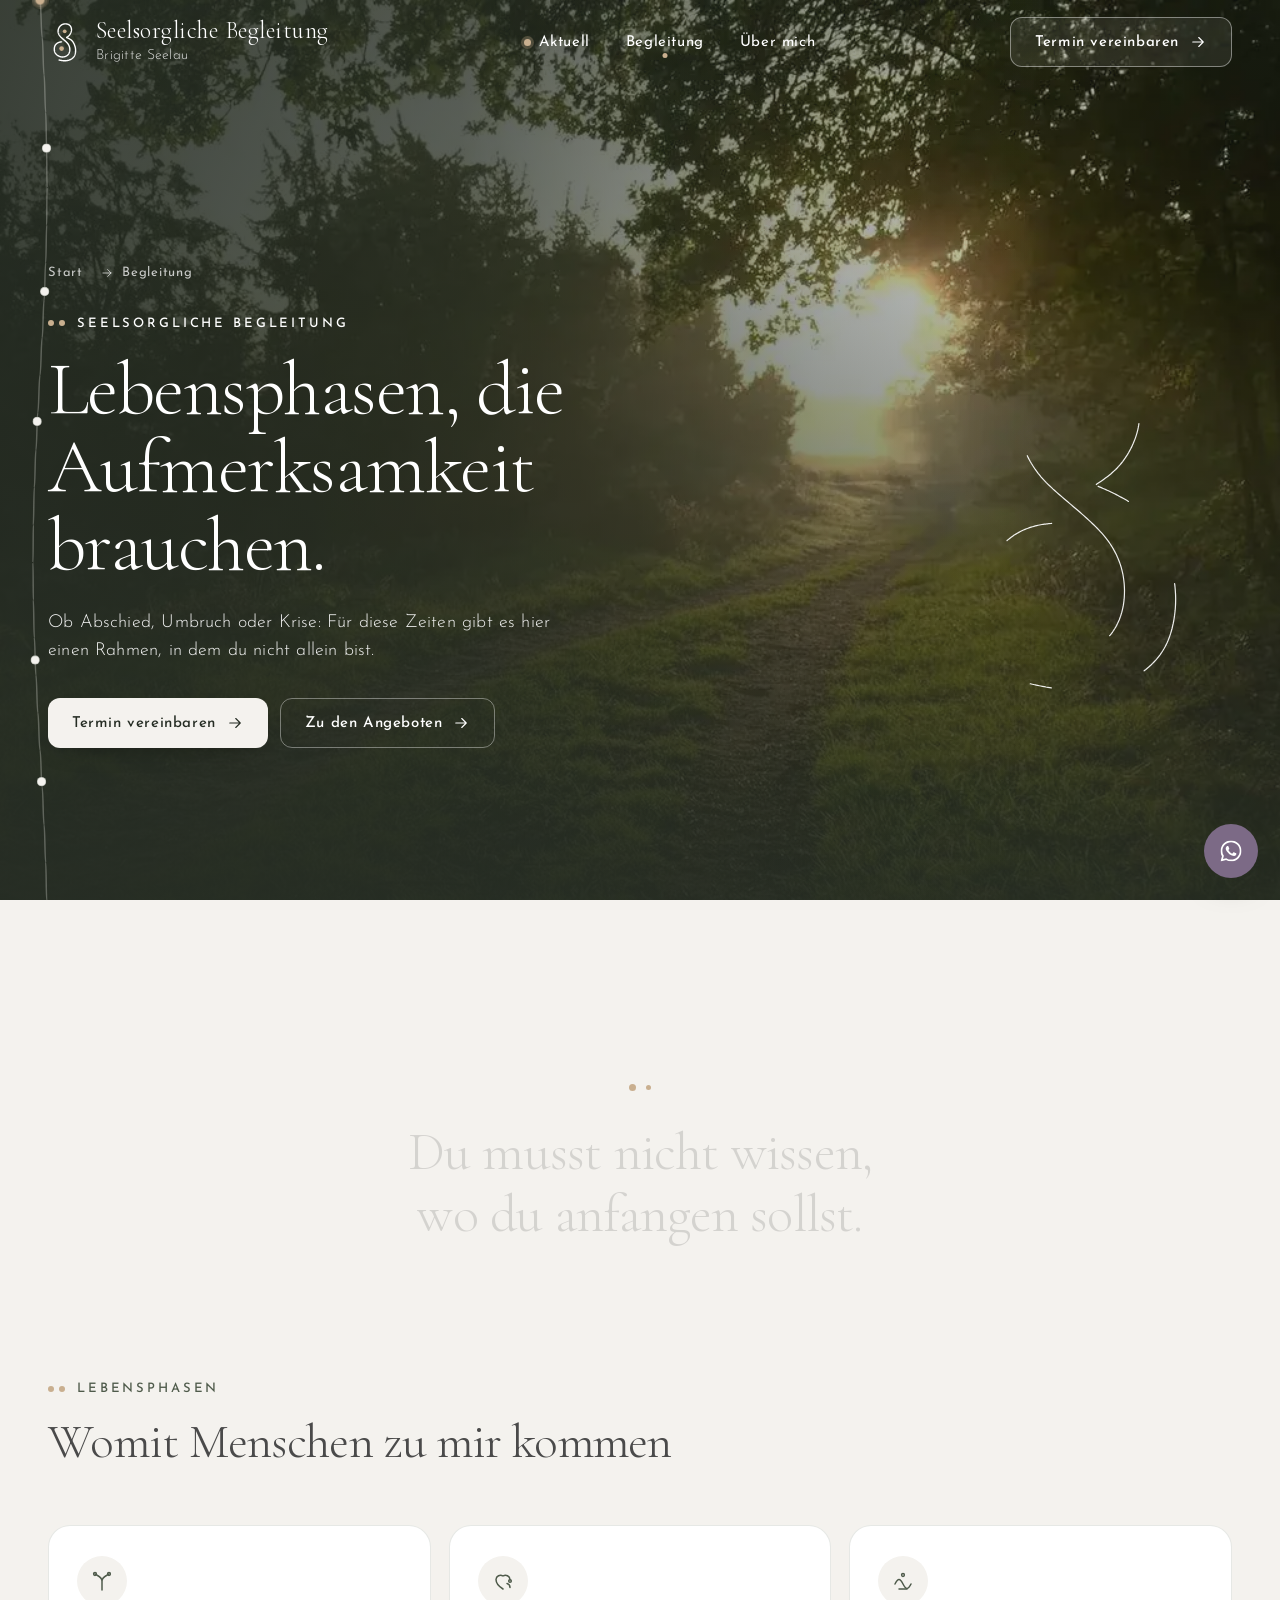
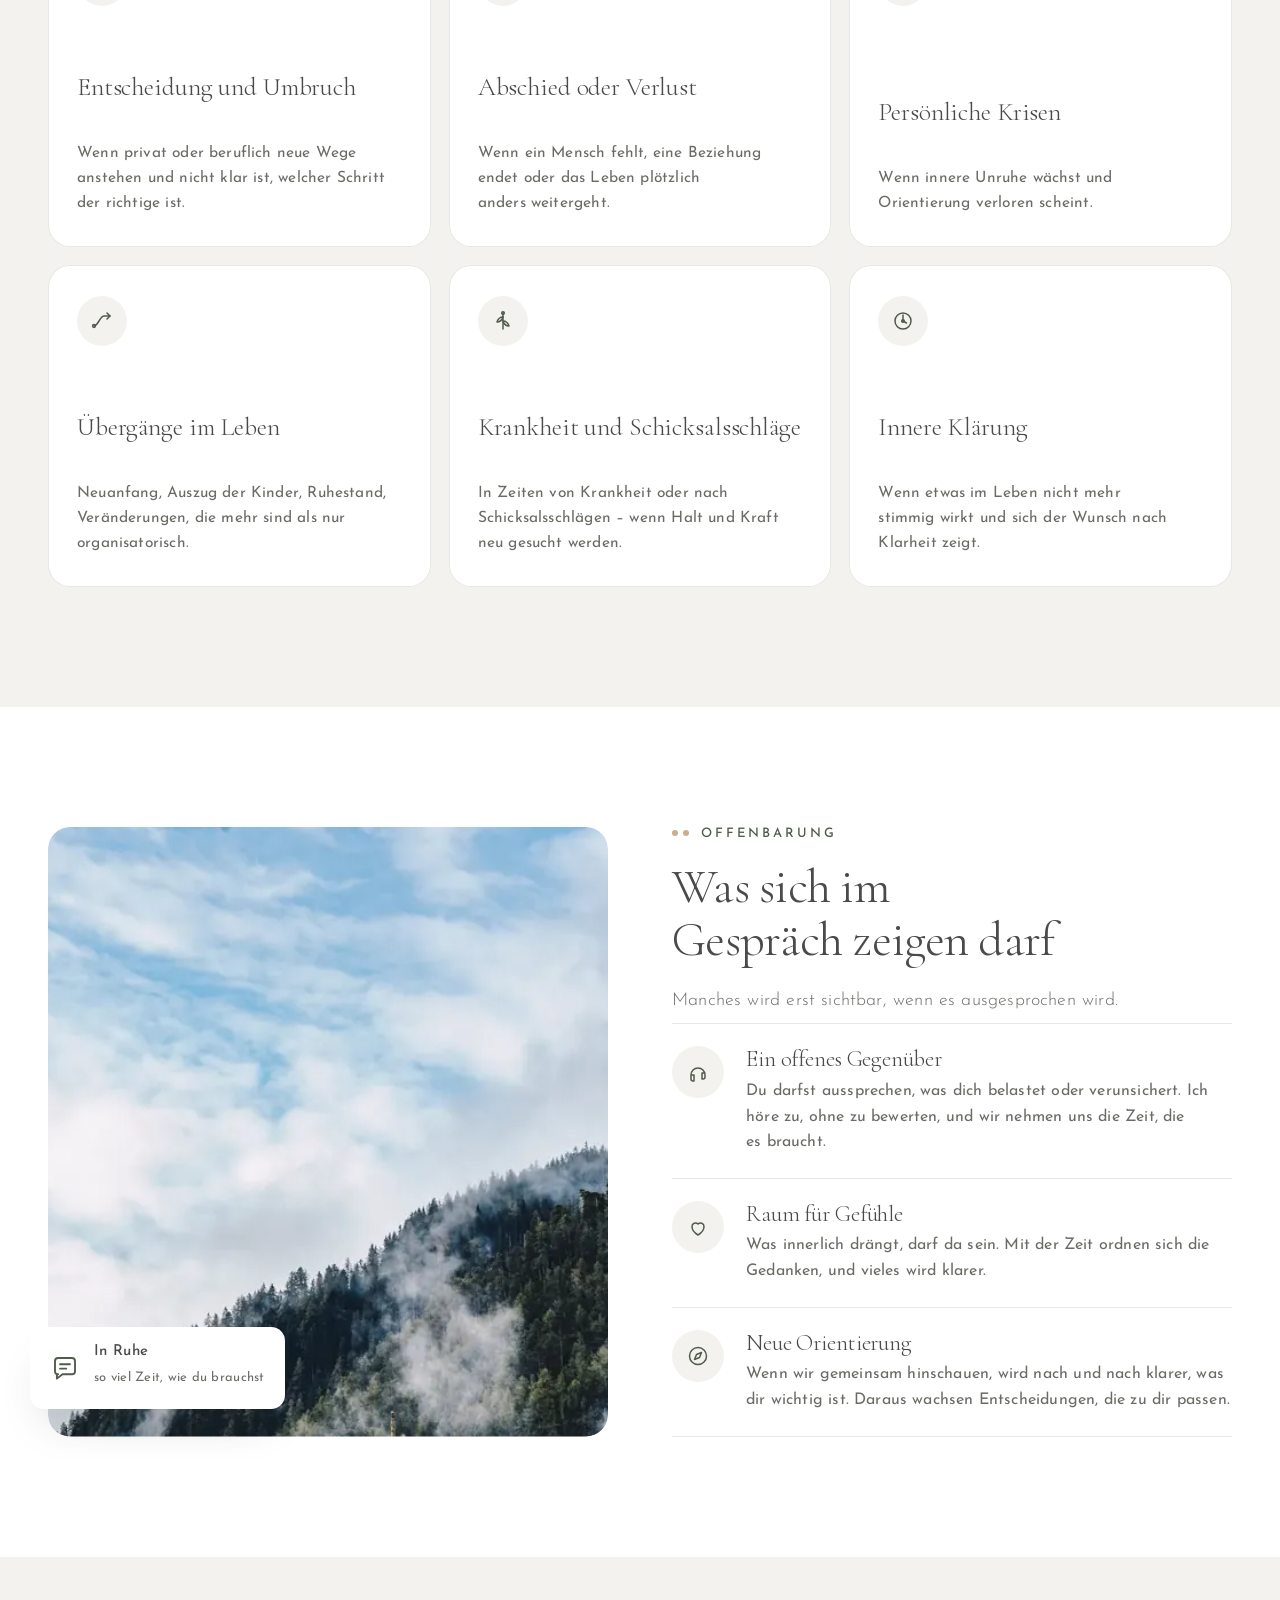
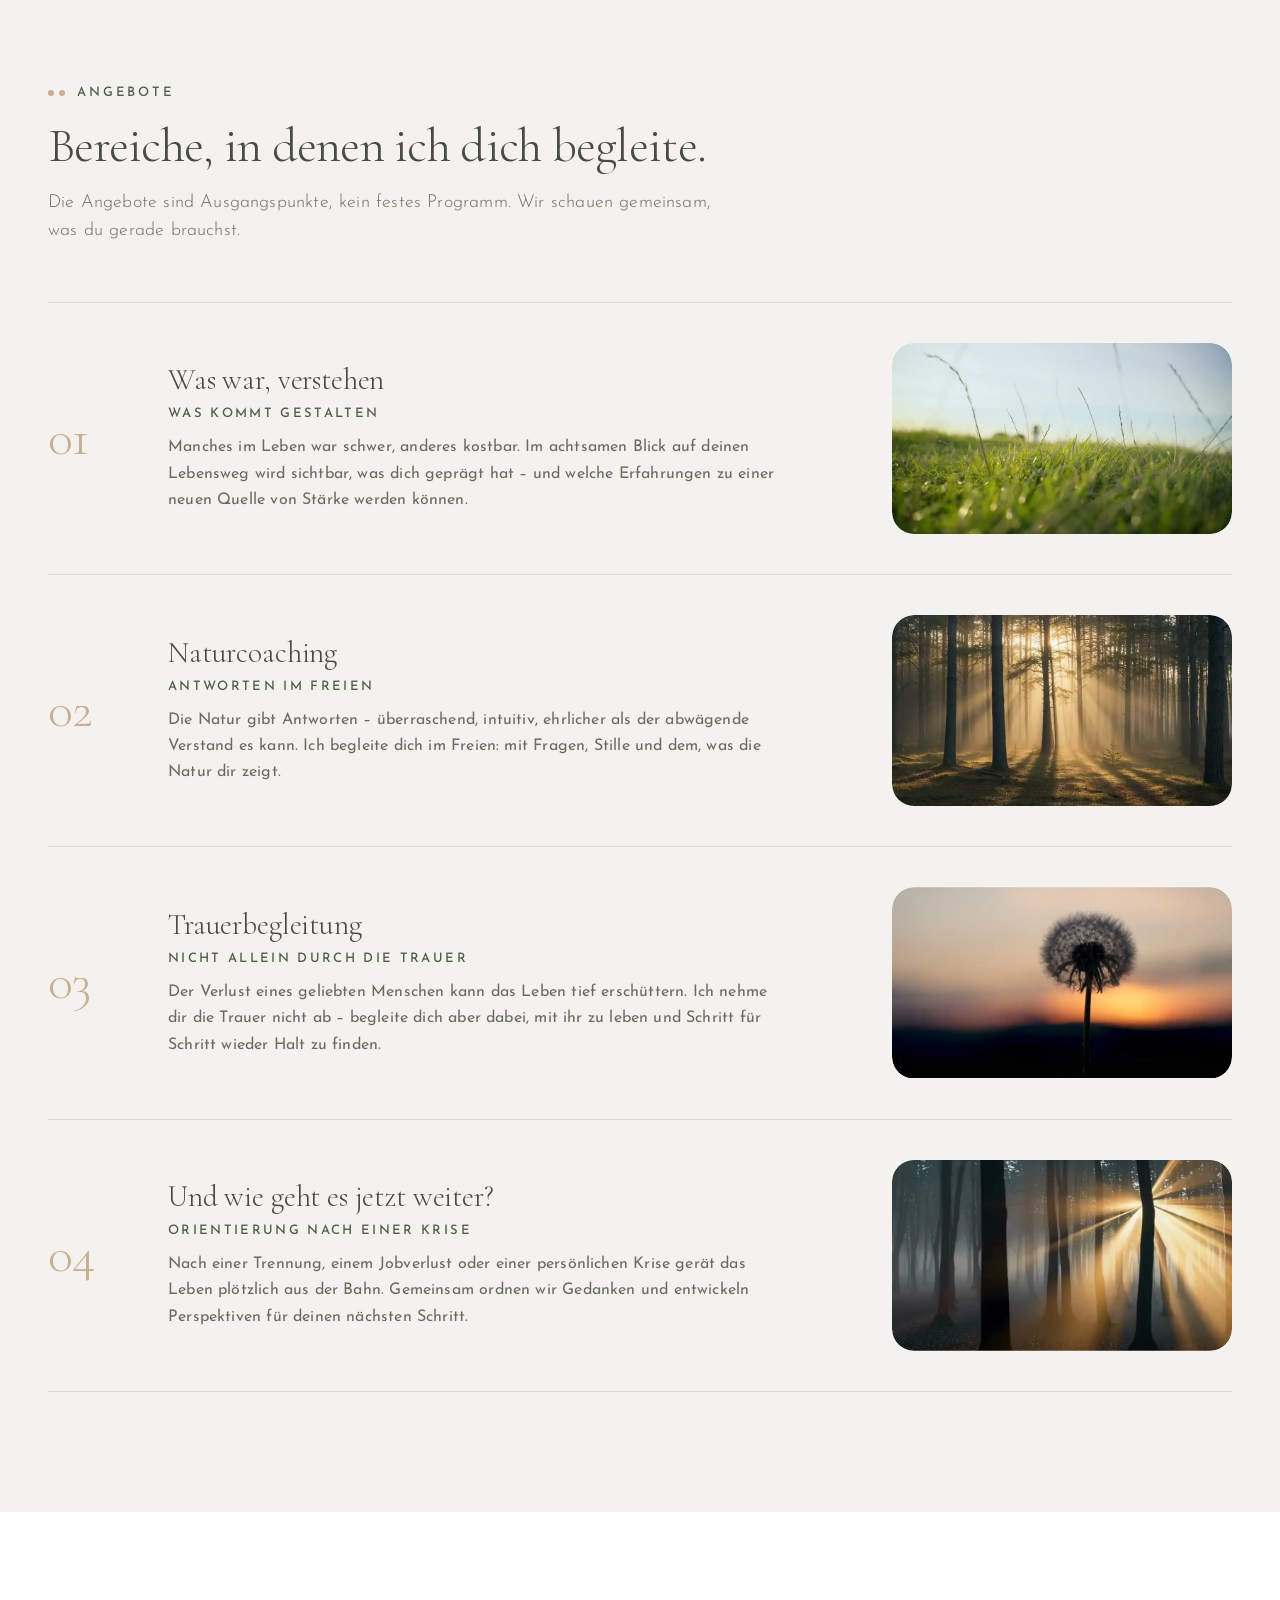
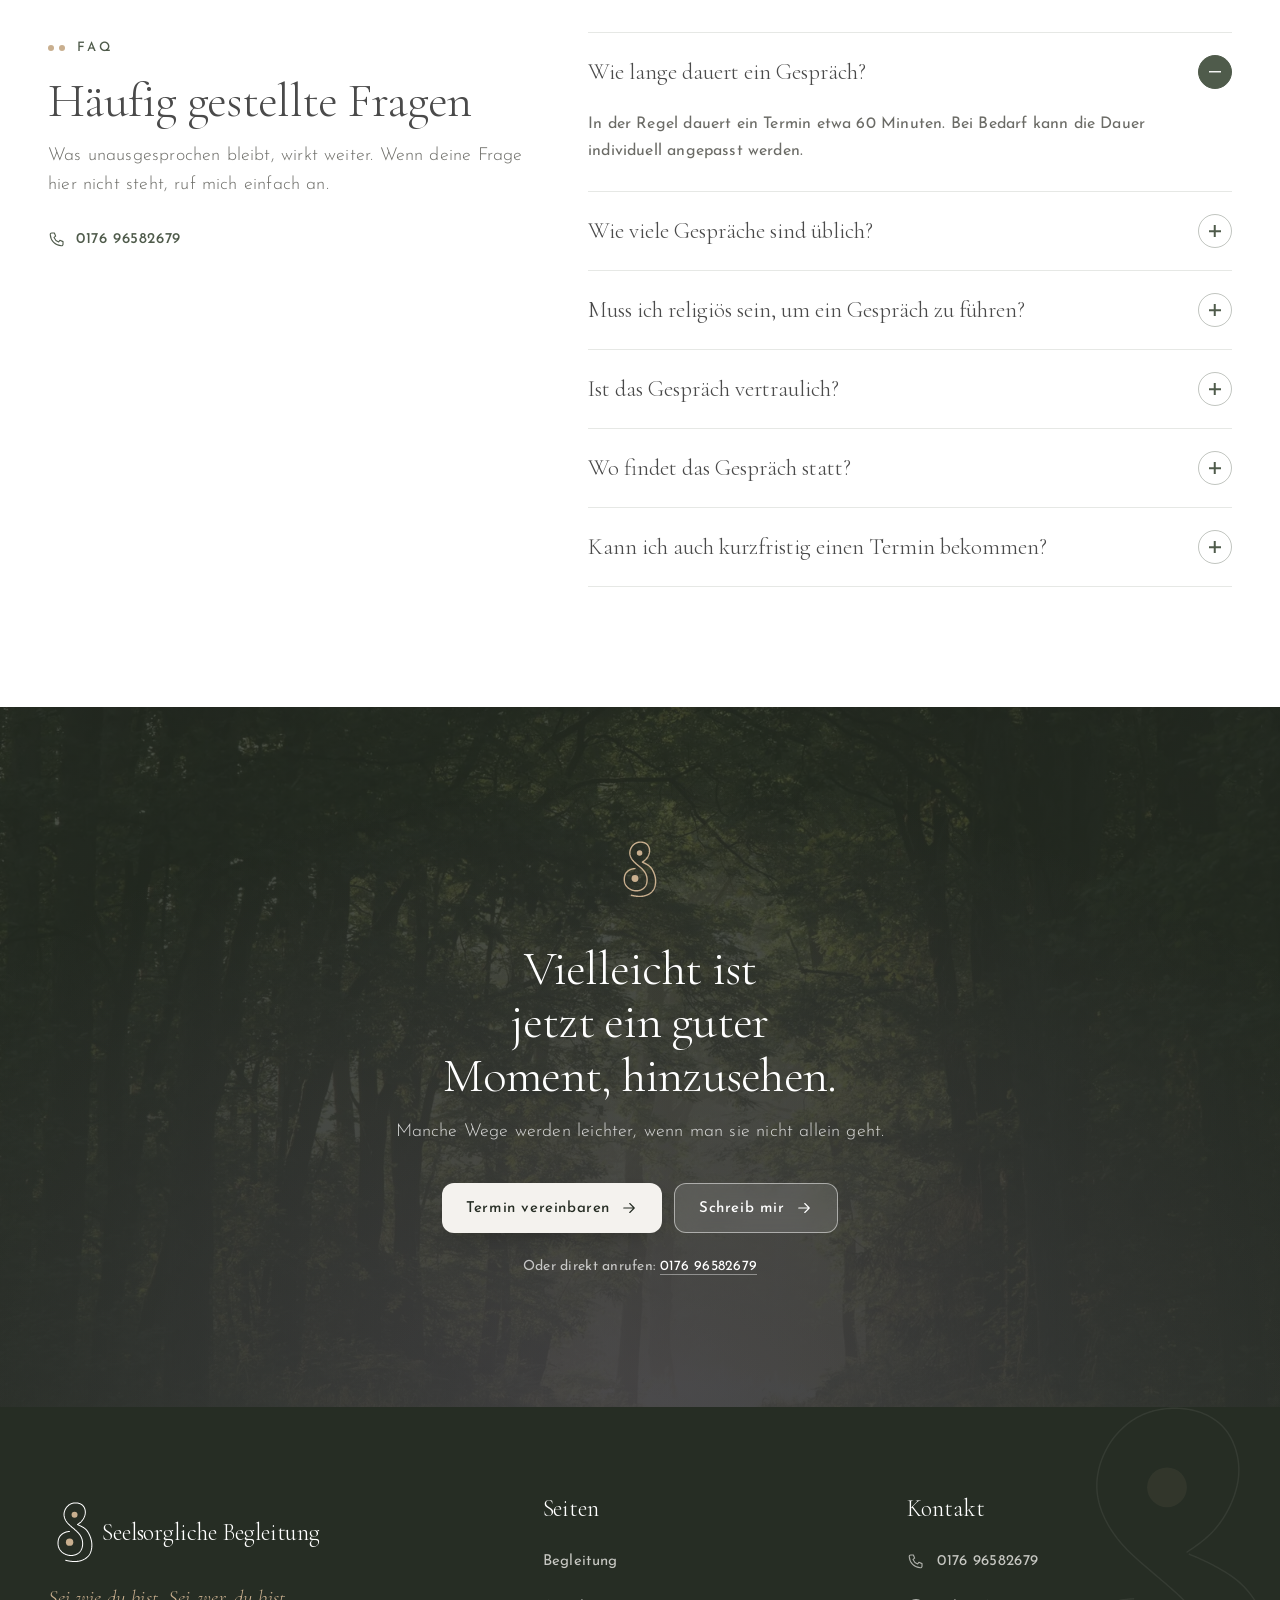
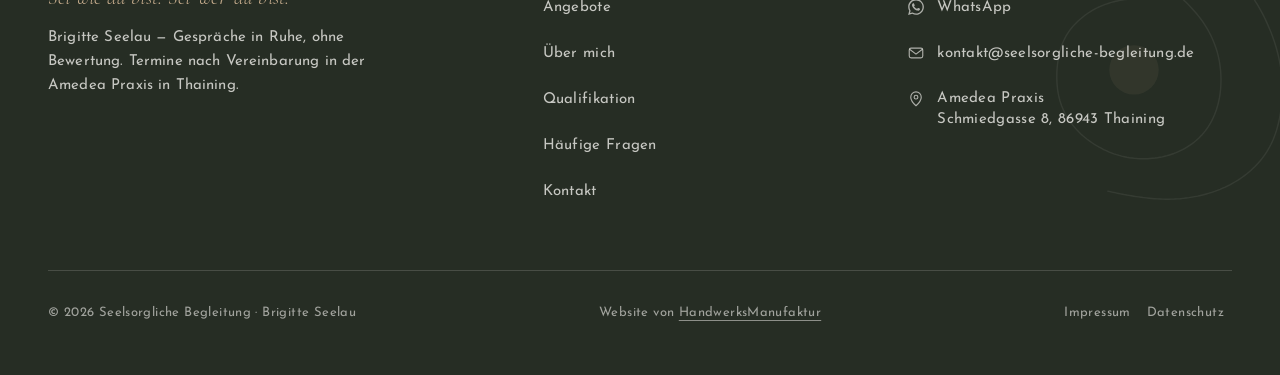
<file: begleitung/index.html>
<!DOCTYPE html>
<html lang="de" class="kein-js">
<head>
<meta charset="UTF-8">
<meta name="viewport" content="width=device-width, initial-scale=1.0">
<title>Begleitung in Lebensphasen | Seelsorgliche Begleitung Thaining</title>
<meta name="description" content="Lebensphasen, die Aufmerksamkeit brauchen: Entscheidung, Abschied, Krisen, Übergänge, Krankheit, innere Klärung. Angebote von Brigitte Seelau in Thaining.">
<link rel="canonical" href="https://seelsorgliche-begleitung.de/begleitung/">
<meta name="robots" content="index, follow, max-image-preview:large">
<meta name="author" content="Brigitte Seelau">
<meta property="og:site_name" content="Seelsorgliche Begleitung">
<meta property="og:locale" content="de_DE">
<meta property="og:url" content="https://seelsorgliche-begleitung.de/begleitung/">
<meta property="og:title" content="Begleitung in Lebensphasen | Seelsorgliche Begleitung Thaining">
<meta property="og:description" content="Lebensphasen, die Aufmerksamkeit brauchen: Entscheidung, Abschied, Krisen, Übergänge, Krankheit, innere Klärung. Angebote von Brigitte Seelau in Thaining.">
<meta property="og:type" content="website">
<meta property="og:image" content="https://seelsorgliche-begleitung.de/assets/img/og.jpg">
<meta property="og:image:alt" content="Seelsorgliche Begleitung — Brigitte Seelau, Thaining">
<meta name="twitter:card" content="summary_large_image">
<meta name="theme-color" content="#F4F2EE">
<link rel="icon" href="/assets/img/favicon.svg" type="image/svg+xml">
<link rel="icon" type="image/png" sizes="32x32" href="/assets/img/favicon-32.png">
<link rel="apple-touch-icon" href="/assets/img/favicon-180.png">
<link rel="preload" href="/assets/font/cormorant-300.woff2" as="font" type="font/woff2" crossorigin media="(min-width:641px)">
<link rel="preload" href="/assets/font/cormorant-500.woff2" as="font" type="font/woff2" crossorigin media="(max-width:640px)">
<link rel="preload" href="/assets/font/josefin-var.woff2" as="font" type="font/woff2" crossorigin>
<style>/* Schriften lokal — keine Verbindung nach draußen. Cormorant Garamond Light (300, wie auf der bisherigen Seite) + Medium (500, Überschriften am Handy) und Josefin Sans als variable Schrift (300–600). */
@font-face{font-family:"Cormorant Garamond";font-style:normal;font-weight:300;font-display:swap;src:url(/assets/font/cormorant-300.woff2) format("woff2")}
@font-face{font-family:"Cormorant Garamond";font-style:normal;font-weight:500;font-display:swap;src:url(/assets/font/cormorant-500.woff2) format("woff2")}
@font-face{font-family:"Cormorant Garamond";font-style:italic;font-weight:300;font-display:swap;src:url(/assets/font/cormorant-300i.woff2) format("woff2")}
@font-face{font-family:"Josefin Sans";font-style:normal;font-weight:100 700;font-display:swap;src:url(/assets/font/josefin-var.woff2) format("woff2")}
@font-face{font-family:"Cormorant Fallback";src:local("Georgia"),local("Times New Roman");size-adjust:86%;ascent-override:90%;descent-override:26%;line-gap-override:0%}
@font-face{font-family:"Josefin Fallback";src:local("Helvetica Neue"),local("Arial");size-adjust:101%;ascent-override:95%;descent-override:22%;line-gap-override:0%}</style>
<link rel="preload" as="image" href="/assets/img/poster-waldweg.webp" fetchpriority="high">
<style>/* Seelsorgliche Begleitung — Brigitte Seelau, Thaining · Neubau 22.10.2026
   Signatur „Der gemeinsame Weg“: die Haarlinie des Logos zieht als Weg durch die Seite, zwei goldene Punkte gehen mit.
   Farben aus dem Logo: Salbei #4F5B4B · Lila #7C6A86 · Gold #C9AF8F · Creme #F4F2EE · Text #4A4A4A. */
:root{
  --salbei:#4F5B4B; --salbei-tief:#3A4438; --tinte:#262D24; --tinte-2:#30392E;
  --lila:#7C6A86; --lila-tief:#655572; --gold:#C9AF8F; --gold-text:#7A6244;
  --creme:#F4F2EE; --creme-2:#EBE8E1; --weiss:#FFFFFF; --text:#4A4A4A; --grau:#6B6B66;
  --linie:rgba(79,91,75,.14); --linie-hell:rgba(244,242,238,.16);
  --r:22px; --r-s:14px; --r-k:12px; --wrap:1240px;
  --serif:"Cormorant Garamond","Cormorant Fallback",Georgia,serif;
  --sans:"Josefin Sans","Josefin Fallback",system-ui,sans-serif;
  --ease:cubic-bezier(.2,.7,.3,1); --schnell:.3s; --druck:.97;
}
*{box-sizing:border-box;margin:0;padding:0}
html{scroll-behavior:smooth;-webkit-text-size-adjust:100%}
body{font:400 18px/1.7 var(--sans);letter-spacing:.01em;color:var(--text);background:var(--creme);overflow-x:clip;font-synthesis:none}
img,video{display:block;max-width:100%}
img{height:auto}
a{color:inherit;text-decoration:none}
button{font:inherit;color:inherit;background:none;border:0;cursor:pointer}
ul,ol{list-style:none}
h1,h2,h3,h4{font-family:var(--serif);font-weight:300;line-height:1.08;letter-spacing:-.015em;text-wrap:balance;hyphens:manual;-webkit-hyphens:manual;overflow-wrap:break-word}
h1{font-size:clamp(2.8rem,6vw,5.2rem);line-height:1.02;letter-spacing:-.02em}
h2{font-size:clamp(2rem,3.8vw,3.3rem);line-height:1.1}
h3{font-size:clamp(1.45rem,2vw,1.8rem);letter-spacing:-.005em;line-height:1.15}
p{max-width:62ch;text-wrap:pretty}
.wrap{width:100%;max-width:var(--wrap);margin:0 auto;padding:0 28px}
section{position:relative;padding:120px 0}
section.pt0{padding-top:0}
.weiss{background:var(--weiss)}
::selection{background:var(--lila);color:#fff}
.skip{position:absolute;left:-9999px;top:16px;z-index:300;background:var(--tinte);color:#fff;padding:12px 18px;border-radius:var(--r-k)}
.skip:focus{left:16px}
:focus-visible{outline:2px solid var(--lila);outline-offset:3px;border-radius:6px}
[id]{scroll-margin-top:96px}

/* ---------- Icons, Kicker (zwei Punkte — das Zeichen wiederholt sich) */
.ic{width:24px;height:24px;fill:none;stroke:currentColor;stroke-width:1.5;stroke-linecap:round;stroke-linejoin:round;flex:none}
.ic-marke{stroke:none;transform:scale(.88)}
.kicker{display:inline-flex;align-items:center;gap:12px;font:500 13px/1 var(--sans);letter-spacing:.22em;text-transform:uppercase;color:var(--salbei);margin-bottom:20px}
.kicker::before{content:"";width:6px;height:6px;border-radius:50%;background:var(--gold);box-shadow:11px 0 0 var(--gold);margin-right:11px;flex:none}
.kicker.hell{color:#fff}
.lead{font-size:clamp(1.1rem,1.4vw,1.25rem);line-height:1.6;color:var(--grau);font-weight:300}
.kursiv{font-family:var(--serif);font-style:italic}

/* ---------- Knöpfe (Druck-Feedback auf pointer-down, 12-px-Radius für alle) */
.btn{--s:1;position:relative;display:inline-flex;align-items:center;gap:10px;padding:15px 24px;border-radius:var(--r-k);font:500 15px/1 var(--sans);letter-spacing:.04em;overflow:hidden;min-height:50px;white-space:nowrap;transition:transform var(--schnell) var(--ease),box-shadow var(--schnell) var(--ease),background var(--schnell) var(--ease),border-color var(--schnell) var(--ease);transform:translate(var(--mx,0),var(--my,0)) scale(var(--s))}
.btn .ic{width:18px;height:18px;transition:transform var(--schnell) var(--ease)}
.btn:hover .ic{transform:translateX(4px)}
.btn:active{--s:var(--druck);transition-duration:.1s}
.btn-lila{background:var(--lila);color:#fff;box-shadow:0 12px 28px -14px rgba(124,106,134,.7)}
.btn-lila:hover{background:var(--lila-tief);box-shadow:0 16px 32px -14px rgba(124,106,134,.8);--my:-2px}
.btn-lila::after{content:"";position:absolute;inset:0;background:linear-gradient(105deg,transparent 35%,rgba(255,255,255,.22) 50%,transparent 65%);transform:translateX(-130%);transition:transform .4s var(--ease)}
.btn-lila:hover::after{transform:translateX(130%)}
.btn-hell{background:rgba(255,255,255,.12);color:#fff;border:1px solid rgba(255,255,255,.5);backdrop-filter:blur(10px);-webkit-backdrop-filter:blur(10px)}
.btn-hell:hover{background:rgba(255,255,255,.22);--my:-2px}
.btn-linie{color:var(--salbei);border:1.5px solid rgba(79,91,75,.35);background:transparent}
.btn-linie:hover{border-color:var(--salbei);background:rgba(79,91,75,.06);--my:-2px}
.text-link{display:inline-flex;align-items:center;gap:8px;min-height:44px;font:500 15px/1 var(--sans);letter-spacing:.04em;color:var(--salbei);text-decoration:underline;text-decoration-thickness:1px;text-underline-offset:6px;text-decoration-color:transparent;transition:text-decoration-color var(--schnell),color var(--schnell)}
.text-link:hover{text-decoration-color:var(--gold)}
.text-link .ic{width:16px;height:16px;transition:transform var(--schnell) var(--ease)}
.text-link:hover .ic{transform:translateX(4px)}
.knoepfe{display:flex;gap:12px;flex-wrap:wrap}
a[href]:not(.btn):not(.lp-karte):not(.angebot):active,button:not(.btn):active{opacity:.6;transition-duration:.1s}

/* ---------- Kopf: durchsichtig über dem Video, fest beim Scrollen */
header{position:fixed;inset:0 0 auto 0;z-index:60;transition:transform .4s var(--ease),background .4s var(--ease),box-shadow .4s var(--ease);background:transparent;color:var(--text)}
header.ueber-dunkel:not(.fest){color:#fff}
header.oben-weg{transform:translateY(-100%)}
header.fest{background:rgba(244,242,238,.84);backdrop-filter:blur(18px) saturate(140%);-webkit-backdrop-filter:blur(18px) saturate(140%);box-shadow:0 1px 0 rgba(79,91,75,.1);color:var(--text)}
header .wrap{display:flex;align-items:center;justify-content:space-between;min-height:84px;gap:20px}
.marke{display:flex;align-items:center;gap:14px;min-height:44px;color:inherit}
.marke-zeichen{width:34px;height:47px}
.marke b{font:300 24px/1 var(--serif);letter-spacing:.02em;white-space:nowrap;color:inherit}
.marke b small{display:block;font:400 13px/1 var(--sans);letter-spacing:.14em;text-transform:uppercase;margin-top:6px;opacity:.78}
.zeichen .haar{fill:none;stroke:currentColor;stroke-width:1.4;stroke-linecap:round;stroke-linejoin:round;vector-effect:non-scaling-stroke}
.zeichen .punkt{fill:var(--gold)}
nav.haupt ul{display:flex;gap:4px}
nav.haupt a{position:relative;display:block;padding:15px 16px;font:400 15px/1 var(--sans);letter-spacing:.04em;border-radius:var(--r-k);transition:background var(--schnell),color var(--schnell)}
nav.haupt a::after{content:"";position:absolute;left:50%;bottom:7px;width:5px;height:5px;border-radius:50%;background:var(--gold);transform:translateX(-50%) scale(0);transition:transform var(--schnell) var(--ease)}
nav.haupt a:hover{background:rgba(79,91,75,.08)}
header.ueber-dunkel:not(.fest) nav.haupt a:hover{background:rgba(255,255,255,.12)}
nav.haupt a.aktiv::after{transform:translateX(-50%) scale(1)}
.header-cta{display:flex;align-items:center;gap:10px}
.menu-knopf{display:none;width:48px;height:48px;border-radius:50%;background:var(--salbei);color:#fff;place-items:center;transition:background var(--schnell)}
.menu-knopf span{display:block;width:20px;height:1.5px;background:#fff;position:relative;transition:background .2s}
.menu-knopf span::before,.menu-knopf span::after{content:"";position:absolute;left:0;width:20px;height:1.5px;background:#fff;transition:transform .3s var(--ease),top .3s var(--ease)}
.menu-knopf span::before{top:-6px} .menu-knopf span::after{top:6px}
body.menu-offen .menu-knopf span{background:transparent}
body.menu-offen .menu-knopf span::before{top:0;transform:rotate(45deg)} body.menu-offen .menu-knopf span::after{top:0;transform:rotate(-45deg)}
.menu-flaeche{position:fixed;inset:0;z-index:55;background:var(--creme);color:var(--text);padding:140px 28px 40px;display:flex;flex-direction:column;justify-content:space-between;opacity:0;visibility:hidden;transform:translateY(-2%);transition:opacity .4s var(--ease),transform .4s var(--ease),visibility 0s .4s;overscroll-behavior:contain}
.menu-flaeche[hidden]{display:none}
body.menu-offen .menu-flaeche{opacity:1;visibility:visible;transform:none;transition-delay:0s}
.menu-flaeche ul{display:grid;gap:2px}
.menu-flaeche li a{display:flex;align-items:center;gap:16px;padding:12px 0;font:300 clamp(1.7rem,6.5vw,2.3rem)/1.1 var(--serif);opacity:0;transform:translateY(12px);transition:opacity .4s var(--ease),transform .4s var(--ease);transition-delay:calc(.05s * var(--i,0))}
.menu-flaeche li a::before{content:"";width:7px;height:7px;border-radius:50%;background:var(--gold);flex:none;transition:transform var(--schnell) var(--ease)}
.menu-flaeche li a.aktiv::before{box-shadow:0 0 0 4px rgba(201,175,143,.3)}
.menu-flaeche li a:hover::before{transform:scale(1.4)}
body.menu-offen .menu-flaeche li a{opacity:1;transform:none}
.menu-flaeche .unten{font-size:14px;letter-spacing:.02em;color:var(--grau);display:grid;gap:4px}
.menu-flaeche .unten a{min-height:44px;display:inline-flex;align-items:center;gap:10px;color:var(--text)}
.menu-flaeche .unten .ic{width:18px;height:18px;color:var(--salbei)}
.menu-zeichen{position:absolute;right:-30px;bottom:-30px;width:min(60vw,300px);opacity:.1;pointer-events:none;color:var(--salbei)}
.menu-zeichen svg{width:100%;height:auto}

/* ---------- Der Weg (Signatur): die Haarlinie links, füllt sich mit dem Scrollen, zwei goldene Punkte gehen mit */
.wegbahn{position:fixed;left:16px;top:0;bottom:0;width:48px;z-index:40;pointer-events:none;--p:0}
.wegbahn-svg{position:absolute;inset:0;width:48px;height:100%;overflow:visible}
.wegbahn .bahn{fill:none;stroke:rgba(79,91,75,.18);stroke-width:1.5;stroke-linecap:round}
.wegbahn .fluss{fill:none;stroke:var(--salbei);stroke-width:1.5;stroke-linecap:round}
.wegbahn .geher{position:absolute;left:0;top:0;width:9px;height:9px;border-radius:50%;background:var(--gold);transform:translate(-50%,-50%);box-shadow:0 0 0 4px rgba(201,175,143,.22);will-change:transform}
.wegbahn .geher.g2{width:7px;height:7px;opacity:.85;box-shadow:0 0 0 3px rgba(201,175,143,.18)}
.wegbahn .punkt{position:absolute;left:0;top:0;width:44px;height:44px;transform:translate(-50%,-50%);pointer-events:auto;border-radius:50%}
.wegbahn .punkt::before{content:"";position:absolute;left:50%;top:50%;width:9px;height:9px;border-radius:50%;background:var(--creme);border:1.5px solid rgba(79,91,75,.35);transform:translate(-50%,-50%) scale(.85);transition:transform .35s var(--ease),border-color .35s,background .35s,box-shadow .35s}
.wegbahn .punkt.an::before{background:var(--gold);border-color:var(--gold);transform:translate(-50%,-50%) scale(1.1);box-shadow:0 0 0 5px rgba(201,175,143,.2)}
.wegbahn .punkt i{position:absolute;left:34px;top:50%;transform:translateY(-50%) translateX(-6px);white-space:nowrap;font:500 13px/1 var(--sans);letter-spacing:.14em;text-transform:uppercase;color:var(--salbei-tief);background:rgba(244,242,238,.94);padding:8px 12px;border-radius:999px;opacity:0;transition:opacity .25s,transform .25s var(--ease);font-style:normal;box-shadow:0 8px 22px -10px rgba(38,45,36,.3)}
.wegbahn .punkt:hover i,.wegbahn .punkt.an.frisch i{opacity:1;transform:translateY(-50%) translateX(0)}
body.dunkel-oben .wegbahn .bahn{stroke:rgba(244,242,238,.28)}
body.dunkel-oben .wegbahn .fluss{stroke:var(--gold)}
@media (max-width:1180px){.wegbahn{display:none}}

/* ---------- Cursor: zwei goldene Punkte, die mitgehen */
.cursor{position:fixed;left:0;top:0;z-index:100;pointer-events:none}
.cursor i{position:fixed;left:0;top:0;width:8px;height:8px;border-radius:50%;background:var(--gold);transform:translate(-50%,-50%);opacity:0;transition:width .25s var(--ease),height .25s var(--ease),background .25s,opacity .3s,border-color .25s;border:1.5px solid transparent}
.cursor i+i{width:5px;height:5px;opacity:0}
.cursor.an i{opacity:.95}
.cursor.an i+i{opacity:.7}
.cursor.link i:first-child{width:40px;height:40px;background:rgba(201,175,143,.14);border-color:var(--gold)}
.cursor.foto i:first-child{width:64px;height:64px;background:rgba(201,175,143,.1);border-color:rgba(201,175,143,.7)}
@media (hover:none),(max-width:900px){.cursor{display:none}}

/* ---------- Intro (einmal, beim Kommen von außen): die Linie zeichnet sich, die beiden Punkte setzen sich */
.intro{position:fixed;inset:0;z-index:200;background:var(--creme);display:grid;place-items:center;color:var(--salbei);transition:opacity .5s var(--ease),visibility 0s .5s}
.intro.weg{opacity:0;visibility:hidden}
.intro svg{width:min(34vw,200px);height:auto;overflow:visible}
.intro .haar{stroke-dasharray:1;stroke-dashoffset:1;animation:zeichnen .8s var(--ease) .1s forwards}
.intro .haar+.haar{animation-delay:.5s}
.intro .punkt{transform:scale(0);transform-origin:center;transform-box:fill-box;animation:setzen .4s var(--ease) 1s forwards}
.intro .punkt+.punkt{animation-delay:1.1s}
.intro .wort{position:absolute;bottom:17vh;left:0;right:0;text-align:center;font:300 clamp(1.1rem,2.6vw,1.6rem)/1 var(--serif);letter-spacing:.32em;text-transform:uppercase;color:var(--salbei-tief);opacity:0;animation:auftauchen .6s var(--ease) 1s forwards;padding:0 20px}
@keyframes zeichnen{to{stroke-dashoffset:0}}
@keyframes setzen{from{transform:scale(0)}60%{transform:scale(1.25)}to{transform:scale(1)}}
@keyframes auftauchen{from{opacity:0;transform:translateY(8px);filter:blur(6px)}to{opacity:1;transform:none;filter:blur(0)}}
html.ankunft .intro{display:none}

/* ---------- Seitenwechsel: weiche Blende */
.blende{position:fixed;inset:0;z-index:190;background:var(--creme);opacity:0;visibility:hidden;pointer-events:none;transition:opacity .35s var(--ease),visibility 0s .35s}
.blende.los{opacity:1;visibility:visible;transition:opacity .35s var(--ease)}
html.ankunft .blende{visibility:visible;opacity:1;animation:blendeWeg .6s var(--ease) .05s forwards}
@keyframes blendeWeg{to{opacity:0;visibility:hidden}}

/* ---------- Reveal (additiv — ohne JS ist alles sichtbar) */
/* Reveal über `translate`, Hover über `transform` — so überschreibt der Reveal keine Hover-Antwort */
.js .rev{opacity:0;translate:0 22px;filter:blur(3px);transition:opacity .4s var(--ease),translate .4s var(--ease),filter .4s var(--ease)}
.js .rev.da{opacity:1;translate:none;filter:blur(0)}
.js .rev.v2{transition-delay:.1s}.js .rev.v3{transition-delay:.2s}.js .rev.v4{transition-delay:.3s}.js .rev.v5{transition-delay:.4s}
/* Hero-Text ist ab dem ersten Bild sichtbar (größtes Element auf dem Handy, LCP): nur ein kurzes Gleiten, kein Ausblenden */
.js .hero .rev{opacity:1;filter:none;translate:none;transition:none;animation:heroRein .5s var(--ease) both}
.js .hero .rev.v2{animation-delay:.08s}.js .hero .rev.v3{animation-delay:.16s}
@keyframes heroRein{from{transform:translateY(14px)}to{transform:none}}
.js .worte i{display:inline-block;font-style:inherit;opacity:0;transform:translateY(.4em);filter:blur(4px);transition:opacity .4s var(--ease),transform .4s var(--ease),filter .4s var(--ease);transition-delay:calc(var(--i) * .045s)}
.js .worte.da i{opacity:1;transform:none;filter:blur(0)}
/* Bilder öffnen sich weich: Rahmen weitet sich, das Motiv kommt näher */
.js .oeffnet{clip-path:inset(9% 7% round var(--r));transition:clip-path .4s var(--ease)}
.js .oeffnet img,.js .oeffnet video{transform:scale(1.08);transition:transform .6s var(--ease)}
.js .oeffnet.da{clip-path:inset(0 0 round var(--r))}
.js .oeffnet.da img,.js .oeffnet.da video{transform:none}

/* ---------- Hero */
.hero{position:relative;min-height:100svh;display:flex;align-items:flex-end;color:#fff;overflow:hidden;background:var(--tinte);padding:0}
.hero .medien{position:absolute;inset:0}
.hero video,.hero .medien img{width:100%;height:100%;object-fit:cover;position:absolute;inset:0}
.hero .schleier{position:absolute;inset:0;background:
  linear-gradient(to right,rgba(38,45,36,.86) 0,rgba(38,45,36,.66) 36%,rgba(38,45,36,.2) 64%,transparent 82%),
  linear-gradient(to top,rgba(38,45,36,.92) 0,rgba(38,45,36,.5) 40%,rgba(38,45,36,.26) 72%,rgba(38,45,36,.38) 100%)}
.hero-inhalt{position:relative;padding-top:184px;padding-bottom:152px;display:grid;grid-template-columns:1.15fr .85fr;gap:40px;align-items:end}
.hero h1{max-width:19ch;color:#fff;text-wrap:balance}
.hero-klein h1{max-width:22ch}
.hero .lead{color:rgba(255,255,255,.94);margin:24px 0 32px;max-width:48ch}
.hero .krumen{margin-bottom:22px}
.hero-zeichen{justify-self:end;width:min(26vw,300px);--p:.35;color:rgba(255,255,255,.92)}
.hero-zeichen svg{width:100%;height:auto;overflow:visible}
.scroll-zeichen .haar{stroke-width:1.2;stroke-dasharray:1;stroke-dashoffset:calc(1 - var(--p));transition:stroke-dashoffset .15s var(--ease)}
.scroll-zeichen .punkt{transform-box:fill-box;transform-origin:center;transform:scale(clamp(0,calc(var(--p) * 2.2 - 1.2),1));transition:transform .15s var(--ease)}
.hero-klein{min-height:60svh}
.hero-klein .hero-inhalt{grid-template-columns:1fr;padding-top:160px;padding-bottom:88px}
.krumen{display:flex;gap:8px;align-items:center;font:400 13px/1 var(--sans);letter-spacing:.06em;color:rgba(255,255,255,.75);margin-bottom:22px;flex-wrap:wrap}
.krumen a{min-height:44px;min-width:44px;display:inline-flex;align-items:center;transition:color var(--schnell)} .krumen a:hover{color:#fff}
.krumen .ic{width:14px;height:14px}

/* ---------- Statement (füllt sich wortweise durch die Bildmitte, beide Richtungen) */
.statement{--p:0;text-align:center;padding:120px 0}
.hero + .statement{padding:184px 0 128px}
.statement h2{font-size:clamp(1.9rem,4.2vw,3.5rem);line-height:1.15;max-width:22ch;margin:0 auto;letter-spacing:-.015em}
.statement h2 i{font-style:normal;opacity:.18;transition:opacity .3s}
.statement h2 i.an{opacity:1}
.statement .lead{margin:22px auto 0;text-align:center;max-width:40ch}
.statement-punkte{display:flex;justify-content:center;gap:10px;margin-bottom:30px}
.statement-punkte i{width:7px;height:7px;border-radius:50%;background:var(--gold);display:block}
.statement-punkte i+i{width:5px;height:5px;margin-top:1px}

/* ---------- Duo (Bild + Text, beide Spalten gleich hoch) */
.duo{display:grid;grid-template-columns:1fr 1fr;gap:64px;align-items:stretch}
.duo.rechts .bildseite{order:2}
.duo>div:not(.bildseite){align-content:center;display:grid;gap:0}
.bildseite{position:relative;min-height:500px}
.foto{border-radius:var(--r);overflow:hidden;background:var(--creme-2);position:absolute;inset:0}
.foto img{width:100%;height:100%;object-fit:cover}
.js .foto.oeffnet.da:hover img{transform:scale(1.035)}
.notiz{position:absolute;left:-18px;bottom:28px;background:#fff;border-radius:var(--r-s);padding:16px 20px;box-shadow:0 24px 48px -24px rgba(38,45,36,.4);display:flex;align-items:center;gap:14px;max-width:290px;z-index:2}
.notiz .ic{width:30px;height:30px;color:var(--salbei)}
.notiz b{display:block;font:500 15px/1.25 var(--sans);letter-spacing:.02em} .notiz span{font-size:13px;letter-spacing:.02em;color:var(--grau)}
.duo h2{margin-bottom:20px}
.duo p+p{margin-top:14px}
.duo .btn{margin-top:28px;justify-self:start}
.duo .text-link{margin-top:20px;justify-self:start}
.duo .knoepfe{margin-top:28px}
.kopf{max-width:720px;margin-bottom:56px}
.kopf.mitte{margin-left:auto;margin-right:auto;text-align:center}
.kopf.mitte .kicker{justify-content:center}
.kopf h2{margin-bottom:16px}
.kopf-zeile{display:flex;justify-content:space-between;align-items:end;gap:32px;margin-bottom:56px;flex-wrap:wrap}
.kopf-zeile .kopf{margin-bottom:0}

/* ---------- „Wenn …“ — fünf Anlässe entlang des Weges */
.wenn{position:relative;display:grid;gap:4px;margin:8px 0 28px;padding-left:2px}
.wenn::before{content:"";position:absolute;left:5px;top:18px;bottom:18px;width:1px;background:var(--linie)}
.wenn li{display:grid;grid-template-columns:auto 1fr;gap:18px;align-items:center;font:300 clamp(1.3rem,1.8vw,1.55rem)/1.3 var(--serif);padding:8px 0;transition:transform var(--schnell) var(--ease)}
.wenn li i{width:11px;height:11px;border-radius:50%;background:var(--creme);border:1.5px solid var(--gold);display:block;transition:background var(--schnell),transform var(--schnell) var(--ease)}
.wenn li:hover{transform:translateX(6px)} .wenn li:hover i{background:var(--gold);transform:scale(1.2)}

/* ---------- Lebensphasen-Karten (Naturvideo beim Drübergehen, am Handy im Bild) */
.lp-raster{display:grid;grid-template-columns:repeat(3,minmax(0,1fr));gap:18px}
.lp-karte{position:relative;display:block;border-radius:var(--r);overflow:hidden;background:#fff;border:1px solid var(--linie);isolation:isolate;transform:translateZ(0);transition:transform .4s var(--ease),box-shadow .4s var(--ease),border-color .4s;min-height:320px}
.lp-raster.klein .lp-karte{min-height:200px;background:#fff}
.weiss .lp-raster.klein .lp-karte{background:var(--creme)}
.lp-karte:hover,.lp-karte:focus-visible,.lp-karte.sb-an{transform:translateY(-4px);box-shadow:0 30px 50px -32px rgba(38,45,36,.5);border-color:transparent}
.lp-karte:active{transform:scale(var(--druck));transition-duration:.1s}
.lp-video,.lp-schleier{position:absolute;inset:0;width:100%;height:100%;object-fit:cover;opacity:0;z-index:-1;pointer-events:none;transition:opacity .4s var(--ease)}
.lp-schleier{background:linear-gradient(180deg,rgba(38,45,36,.36) 0%,rgba(38,45,36,.72) 100%)}
.lp-karte.sb-an .lp-video,.lp-karte.sb-an .lp-schleier{opacity:1}
.lp-text{position:relative;padding:30px 28px;display:flex;flex-direction:column;height:100%;min-height:inherit}
.lp-ico{width:50px;height:50px;border-radius:50%;background:var(--creme);display:grid;place-items:center;color:var(--salbei);margin-bottom:auto;transition:background .4s,color .4s,transform .4s var(--ease)}
.lp-raster.klein .lp-ico{background:var(--creme)}
.weiss .lp-raster.klein .lp-ico{background:#fff}
.lp-karte h3{margin-top:28px;transition:color .4s}
.lp-karte p{font-size:15.5px;line-height:1.6;color:var(--grau);margin-top:10px;transition:color .4s}
.lp-karte.sb-an h3,.lp-karte.sb-an p{color:#fff}
.lp-karte.sb-an .lp-ico{background:rgba(255,255,255,.14);color:var(--gold);transform:translateY(-2px)}
.lp-pfeil{position:absolute;right:22px;top:22px;width:36px;height:36px;border-radius:50%;border:1px solid var(--linie);display:grid;place-items:center;color:var(--salbei);transition:background .4s,color .4s,border-color .4s,transform .4s var(--ease)}
.lp-pfeil .ic{width:16px;height:16px}
.lp-karte:hover .lp-pfeil,.lp-karte.sb-an .lp-pfeil{background:var(--gold);border-color:var(--gold);color:var(--tinte);transform:rotate(-45deg)}

/* ---------- Angebote als Register (01–04) */
.angebote{display:grid}
.angebot{display:grid;grid-template-columns:88px 1fr 340px;gap:32px;align-items:stretch;padding:40px 0;border-top:1px solid var(--linie);color:inherit;transition:background .4s var(--ease);position:relative}
.angebot:last-child{border-bottom:1px solid var(--linie)}
.angebot>*{display:grid;align-content:center}
.angebot .nr{font:300 clamp(2.4rem,4vw,3.6rem)/1 var(--serif);letter-spacing:-.02em;color:var(--gold);transition:color .4s,transform .4s var(--ease)}
.angebot:hover .nr,.angebot:focus-visible .nr,.angebot.sb-an .nr{color:var(--salbei);transform:translateX(6px)}
.angebot h3{font-size:clamp(1.6rem,2.3vw,2.1rem)}
.angebot .unter{display:block;font:500 13px/1 var(--sans);letter-spacing:.18em;text-transform:uppercase;color:var(--salbei);margin:10px 0 14px}
.angebot p{font-size:16px;color:var(--grau);line-height:1.65}
.angebot-medien{display:grid;align-content:center}
.angebot-ende{display:grid;align-content:center;justify-content:end}
.angebot-video{aspect-ratio:16/9;border-radius:var(--r);overflow:hidden;background:var(--creme-2);position:relative}
.angebot-video video{width:100%;height:100%;object-fit:cover;transition:transform .4s var(--ease)}
.angebot:hover .angebot-video video,.angebot.sb-an .angebot-video video{transform:scale(1.03)}
.angebot.kurz{grid-template-columns:88px 1fr 44px}
.angebot.kurz .unter{margin-bottom:0}
.angebot-pfeil{width:44px;height:44px;border-radius:50%;border:1px solid var(--linie);display:grid;place-items:center;color:var(--salbei);transition:background .4s,color .4s,border-color .4s,transform .4s var(--ease)}
.angebot.kurz:hover .angebot-pfeil{background:var(--lila);border-color:var(--lila);color:#fff;transform:translateX(4px)}
.angebot.kurz:active{opacity:.7;transition-duration:.1s}

/* ---------- Gespräch: drei Zeilen mit Zeichen */
.gespraech{display:block;margin-top:8px}
.gespraech li{display:grid;grid-template-columns:52px 1fr;gap:22px;align-items:stretch;padding:22px 0;border-top:1px solid var(--linie);transition:transform var(--schnell) var(--ease)}
.gespraech li:last-child{border-bottom:1px solid var(--linie)}
.g-spalte{display:grid;align-content:start}
.g-ico{width:52px;height:52px;border-radius:50%;background:var(--creme);display:grid;place-items:center;color:var(--salbei);transition:background var(--schnell),color var(--schnell)}
.gespraech li:hover{transform:translateX(6px)} .gespraech li:hover .g-ico{background:var(--salbei);color:var(--creme)}
.gespraech h3{font-size:1.45rem;margin-bottom:6px}
.gespraech p{font-size:16px;color:var(--grau);line-height:1.6}

/* ---------- Zitat-Band mit Video · Haltungs-Band mit Foto */
.zitat,.band{position:relative;overflow:hidden;color:#fff;background:var(--tinte);padding:128px 0;display:grid;align-items:center;min-height:68vh}
.zitat .medien,.band .bg{position:absolute;inset:0}
.zitat video,.band .bg img{width:100%;height:100%;object-fit:cover;position:absolute;inset:0}
.zitat .schleier{position:absolute;inset:0;background:linear-gradient(180deg,rgba(38,45,36,.58) 0%,rgba(38,45,36,.5) 50%,rgba(38,45,36,.66) 100%)}
.band .bg video{position:absolute;inset:0;width:100%;height:100%;object-fit:cover}
.band-video .bg::after{background:linear-gradient(180deg,rgba(38,45,36,.34),rgba(38,45,36,.52) 45%,rgba(38,45,36,.7))!important}
.band .bg::after{content:"";position:absolute;inset:0;background:linear-gradient(180deg,rgba(38,45,36,.62),rgba(58,68,56,.78))}
.zitat .wrap,.band .wrap{position:relative;text-align:center;display:grid;justify-items:center}
.zitat-zeichen,.band-zeichen{display:block;width:54px;color:rgba(244,242,238,.9);margin-bottom:28px}
.zitat-zeichen svg,.band-zeichen svg{width:100%;height:auto}
.zitat blockquote p,.band blockquote p{font:300 clamp(1.8rem,3.6vw,3rem)/1.18 var(--serif);letter-spacing:-.015em;max-width:22ch;margin:0 auto;text-wrap:balance;color:#fff}
.zitat cite,.band cite{display:block;margin-top:26px;font:500 13px/1 var(--sans);letter-spacing:.24em;text-transform:uppercase;color:var(--gold);font-style:normal}

/* ---------- FAQ: Titel links, Liste rechts, erste Frage offen */
.faq-block{display:grid;grid-template-columns:.85fr 1.15fr;gap:64px;align-items:stretch}
.faq-block>div:first-child{align-content:start}
.faq-block .lead{margin:14px 0 18px}
.faq-item{border-top:1px solid var(--linie)}
.faq-item:last-child{border-bottom:1px solid var(--linie)}
.faq-frage{width:100%;display:flex;justify-content:space-between;align-items:center;gap:20px;text-align:left;padding:22px 0;font:300 1.45rem/1.3 var(--serif);min-height:48px;transition:color var(--schnell)}
.faq-frage:hover{color:var(--salbei)}
.faq-frage i{flex:none;width:34px;height:34px;border-radius:50%;border:1px solid rgba(79,91,75,.35);display:grid;place-items:center;position:relative;transition:transform .4s var(--ease),background .3s,border-color .3s}
.faq-frage i::before,.faq-frage i::after{content:"";position:absolute;left:50%;top:50%;width:12px;height:1.5px;background:var(--salbei);transform:translate(-50%,-50%);transition:transform .3s var(--ease),background .3s}
.faq-frage i::after{transform:translate(-50%,-50%) rotate(90deg)}
.faq-item.offen .faq-frage i{background:var(--salbei);border-color:var(--salbei)} .faq-item.offen .faq-frage i::before,.faq-item.offen .faq-frage i::after{background:#fff} .faq-item.offen .faq-frage i::after{transform:translate(-50%,-50%) rotate(0)}
.faq-antwort{display:grid;grid-template-rows:0fr;transition:grid-template-rows .4s var(--ease)}
.faq-antwort>div{overflow:hidden}
.faq-antwort p{padding:0 60px 26px 0;color:var(--grau);max-width:none;font-size:16px}
.faq-item.offen .faq-antwort{grid-template-rows:1fr}
html.kein-js .faq-antwort{grid-template-rows:1fr}
.direkt-anruf{display:flex;align-items:center;gap:10px;margin:0;color:var(--salbei)}
.direkt-anruf .ic{width:18px;height:18px}
.direkt-anruf a{font:500 15px/1 var(--sans);letter-spacing:.04em;color:var(--salbei);display:inline-flex;align-items:center;min-height:44px;text-decoration:underline;text-decoration-color:transparent;text-underline-offset:6px;transition:text-decoration-color var(--schnell)}
.direkt-anruf a:hover{text-decoration-color:var(--gold)}

/* ---------- Zeitleiste (Ausbildung): der Weg mit Punkten, füllt sich beim Scrollen */
.zeitleiste{--p:0;position:relative;display:grid;gap:0;margin-top:8px}
.zl-bahn{position:absolute;left:109px;top:22px;bottom:22px;width:1.5px;background:var(--linie);overflow:hidden}
.zl-fluss{position:absolute;left:0;top:0;width:100%;height:calc(var(--p) * 100%);background:var(--gold);transition:height .12s var(--ease)}
.zl{display:grid;grid-template-columns:92px 36px 1fr;gap:0 10px;align-items:center;padding:11px 0;transition:transform var(--schnell) var(--ease)}
.zl:hover{transform:translateX(5px)}
.zl .jahr{font:500 14px/1.3 var(--sans);letter-spacing:.06em;color:var(--salbei)}
.zl .pkt{display:grid;place-items:center}
.zl .pkt i{width:11px;height:11px;border-radius:50%;background:var(--creme);border:1.5px solid rgba(79,91,75,.4);display:block;transition:background .35s,border-color .35s,transform .35s var(--ease)}
.weiss .zl .pkt i{background:#fff}
.zl.an .pkt i{background:var(--gold);border-color:var(--gold);transform:scale(1.15)}
.zl .was{font:300 1.3rem/1.3 var(--serif)}

/* ---------- Abschluss-Band (auf jeder Seite gleich gebaut) */
.cta{position:relative;overflow:hidden;color:#fff;background:var(--tinte);padding:128px 0}
.cta .bg{position:absolute;inset:0}
.cta .bg img{position:absolute;inset:0;width:100%;height:100%;object-fit:cover;opacity:.38;filter:saturate(.85)}
.cta .bg::after{content:"";position:absolute;inset:0;background:radial-gradient(70% 90% at 50% 100%,rgba(124,106,134,.3),transparent),linear-gradient(to bottom,rgba(38,45,36,.55),rgba(38,45,36,.82))}
.cta .wrap{position:relative;text-align:center;display:grid;justify-items:center}
.cta-zeichen{width:50px;color:var(--gold);margin-bottom:26px}
.cta-zeichen svg{width:100%;height:auto}
.cta h2{max-width:18ch;margin:0 auto 16px;color:#fff}
.cta .lead{color:rgba(255,255,255,.82);margin:0 auto 36px;max-width:46ch;text-align:center}
.cta .knoepfe{justify-content:center}
.cta .oder{margin:22px auto 0;max-width:none;text-align:center;font-size:14px;letter-spacing:.02em;color:rgba(255,255,255,.7)} .cta .oder a{color:#fff;border-bottom:1px solid rgba(255,255,255,.4);transition:border-color var(--schnell)} .cta .oder a:hover{border-color:var(--gold)}

/* ---------- Kontakt: Infokarte und Formular gleich hoch */
.kontakt{display:grid;grid-template-columns:.85fr 1.15fr;gap:32px;align-items:stretch}
.info-karte{background:var(--tinte);color:var(--creme);border-radius:var(--r-s);padding:44px;display:flex;flex-direction:column;gap:26px;position:relative;overflow:hidden}
.info-karte .karte-zeichen{position:absolute;right:-50px;bottom:-40px;width:260px;opacity:.1;color:var(--creme)}
.info-karte .karte-zeichen svg{width:100%;height:auto}
.info-karte h2{font-size:2rem;color:#fff}
.info-zeile{display:grid;grid-template-columns:auto 1fr;gap:16px;align-items:start;position:relative}
.info-zeile>.ic{width:22px;height:22px;color:var(--gold);margin-top:3px}
.info-zeile small{display:block;font:500 13px/1 var(--sans);letter-spacing:.18em;text-transform:uppercase;color:rgba(244,242,238,.6);margin-bottom:7px}
.info-zeile a,.info-zeile b{font-weight:500;font-size:17px;letter-spacing:.01em;color:#fff}
.info-zeile a{min-height:44px;display:inline-flex;align-items:center;margin:-10px 0;transition:color var(--schnell);overflow-wrap:anywhere}
.info-zeile a:hover{color:var(--gold)}
.info-zeile span{display:block;font-size:14px;letter-spacing:.02em;color:rgba(244,242,238,.72);margin-top:4px;line-height:1.5}
.formular{background:#fff;border-radius:var(--r-s);padding:44px;border:1px solid var(--linie);display:grid;gap:18px;align-content:start}
.formular .kicker{margin-bottom:0}
.formular h2{font-size:2rem}
.form-text{color:var(--grau);font-size:16px;max-width:none}
.feld{display:grid;gap:8px}
.feld label{font:500 13px/1 var(--sans);letter-spacing:.08em;text-transform:uppercase;color:var(--grau)}
.feld input,.feld textarea{width:100%;border:1.5px solid var(--linie);border-radius:var(--r-k);padding:15px 16px;font:inherit;font-size:16px;background:var(--creme);color:var(--text);transition:border-color var(--schnell),box-shadow var(--schnell),background var(--schnell)}
.feld input:hover,.feld textarea:hover{border-color:rgba(79,91,75,.35)}
.feld input:focus,.feld textarea:focus{outline:none;border-color:var(--lila);box-shadow:0 0 0 4px rgba(124,106,134,.14);background:#fff}
.feld textarea{min-height:150px;resize:vertical}
.zwei{display:grid;grid-template-columns:1fr 1fr;gap:16px}
.einv{display:grid;grid-template-columns:auto 1fr;gap:12px;align-items:start;font-size:14px}
.einv small{font-size:14px;letter-spacing:.02em;line-height:1.55;color:var(--grau);cursor:pointer}
.einv input{width:20px;height:20px;margin-top:2px;accent-color:var(--salbei)}
.einv a{color:var(--salbei);text-decoration:underline;text-underline-offset:3px}
.formular .btn{justify-self:start}
.formular .hp{position:absolute;left:-9999px;width:1px;height:1px;overflow:hidden}
.feld input.fehlt,.feld textarea.fehlt{border-color:#A8321F;box-shadow:0 0 0 4px rgba(168,50,31,.12)}
.form-meldung{font-size:14px;letter-spacing:.02em;line-height:1.5;margin:0;padding:12px 14px;border-radius:var(--r-k);display:flex;gap:10px;max-width:none}
.form-meldung[hidden]{display:none}
.form-meldung[data-art="fehler"]{background:rgba(168,50,31,.1);color:#8E2A19;font-weight:500}
.form-meldung[data-art="ok"]{background:rgba(79,91,75,.1);color:var(--salbei-tief);font-weight:500}
.form-meldung a{color:inherit;text-decoration:underline;font-weight:500}
/* Karte erst nach Klick (Zwei-Klick) */
.karte-platz{position:relative;width:100%;aspect-ratio:21/9;border-radius:var(--r);overflow:hidden;background:var(--creme-2);display:grid;place-items:center;min-height:380px}
.karte-platz>img{position:absolute;inset:0;width:100%;height:100%;object-fit:cover;opacity:.55;filter:saturate(.6)}
.karte-platz iframe{position:absolute;inset:0;width:100%;height:100%;border:0}
.karte-hinweis{position:relative;background:#fff;border-radius:var(--r-s);padding:30px 28px;text-align:center;display:grid;justify-items:center;gap:8px;max-width:380px;box-shadow:0 24px 48px -24px rgba(38,45,36,.4)}
.karte-pin{width:46px;height:46px;border-radius:50%;background:var(--creme);display:grid;place-items:center;color:var(--salbei);margin-bottom:4px}
.karte-hinweis b{font:300 1.5rem/1.2 var(--serif)}
.karte-hinweis>span{font-size:15px;color:var(--grau)}
.karte-hinweis .btn{margin-top:10px}
.karte-hinweis small{font-size:13px;letter-spacing:.02em;color:var(--grau);line-height:1.5;margin-top:4px}
.karte-hinweis small a{color:var(--salbei);text-decoration:underline;text-underline-offset:3px}

/* ---------- Fuß */
footer{background:var(--tinte);color:rgba(244,242,238,.78);padding:88px 0 40px;position:relative;overflow:hidden}
.fuss-zeichen{position:absolute;right:-70px;top:-50px;width:360px;opacity:.07;pointer-events:none;color:var(--creme)}
.fuss-zeichen svg{width:100%;height:auto}
.fuss{display:grid;grid-template-columns:1.4fr 1fr 1fr;gap:40px;position:relative}
.fuss-marke img{width:54px;height:75px;margin-bottom:18px}
.fuss h3{font:300 1.5rem/1.2 var(--serif);color:#fff;margin-bottom:16px}
.fuss ul{display:grid;gap:2px}
.fuss a{display:inline-flex;align-items:center;min-height:44px;min-width:44px;font-size:15px;letter-spacing:.02em;transition:color var(--schnell)} .fuss a:hover{color:#fff}
.fuss p{font-size:15px;letter-spacing:.01em;max-width:36ch;line-height:1.6}
.kontakt-liste li a{display:flex;align-items:flex-start;gap:12px;line-height:1.4;min-height:44px;padding:10px 0}
.kontakt-liste li a .ic{width:18px;height:18px;margin-top:2px;opacity:.85}
.kontakt-liste li a span{display:block;align-self:center}
.fuss-unten{margin-top:56px;padding-top:20px;border-top:1px solid var(--linie-hell);display:flex;justify-content:space-between;align-items:center;gap:20px;flex-wrap:wrap;font-size:13px;letter-spacing:.03em;color:rgba(244,242,238,.6)}
.fuss-unten a{min-height:44px;display:inline-flex;align-items:center;padding:0 8px;transition:color var(--schnell)} .fuss-unten a:hover{color:#fff}
.fuss-unten span:last-child a:first-child{margin-left:-8px}
.fuss-mitte a{padding:0;text-decoration:underline;text-decoration-thickness:1px;text-underline-offset:4px;text-decoration-color:rgba(244,242,238,.5)}
.fuss-mitte a:hover{text-decoration-color:var(--gold)}

/* ---------- Breitbild: Video über die volle Breite, Überschrift darauf */
.breitbild{position:relative;border-radius:var(--r);overflow:hidden;aspect-ratio:21/9;background:var(--tinte);isolation:isolate}
.breitbild video,.breitbild-grund{position:absolute;inset:0;width:100%;height:100%;object-fit:cover}
.breitbild-schleier{position:absolute;inset:0;background:linear-gradient(200deg,rgba(38,45,36,0) 30%,rgba(38,45,36,.72) 100%)}
.breitbild-text{position:absolute;left:56px;bottom:52px;width:min(640px,calc(100% - 420px));color:#fff;z-index:1}
.breitbild-text h2{color:#fff;font-size:clamp(2rem,4.4vw,3.6rem);line-height:1.08;margin-top:12px}
.bb-dauer{position:absolute;right:36px;bottom:30px;z-index:1;display:flex;align-items:center;gap:10px;margin:0;max-width:none;font:400 14px/1.3 var(--sans);letter-spacing:.06em;color:rgba(255,255,255,.88)}
.bb-dauer .ic{width:18px;height:18px;color:var(--gold);flex:none}
/* ---------- Die Anlässe als Weg: eine Haarlinie, fünf Haltepunkte */
.wenn-weg{position:relative;list-style:none;display:grid;grid-template-columns:repeat(5,1fr);gap:28px;margin:72px 0 0;padding:0}
.ww-linie{position:absolute;left:4px;right:4px;top:5px;height:1px;background:linear-gradient(90deg,var(--salbei),rgba(79,91,75,.25))}
.wenn-weg li{position:relative;display:grid;align-content:start;gap:18px;font:300 1.35rem/1.3 var(--serif);color:var(--tinte)}
.ww-punkt{width:11px;height:11px;border-radius:50%;background:var(--gold);box-shadow:0 0 0 6px var(--creme);position:relative;z-index:1}
.wenn-weg li:nth-child(even) .ww-punkt{width:8px;height:8px;margin:1.5px}
.weg-ende{margin-top:44px;display:flex;justify-content:flex-end}
@media (max-width:900px){
  .breitbild{aspect-ratio:4/5}
  .breitbild-text{left:24px;right:24px;bottom:auto;top:28px;width:auto}
  .breitbild-schleier{background:linear-gradient(180deg,rgba(38,45,36,.66) 0%,rgba(38,45,36,0) 55%)}
  .breitbild-text{top:50%;bottom:auto;left:24px;right:24px;transform:translateY(-58%);text-align:center}
  .breitbild-text .kicker{justify-content:center}
  .breitbild-text h2{margin-inline:auto;max-width:none;font-size:1.9rem}
  .breitbild-schleier{background:radial-gradient(120% 70% at 50% 45%,rgba(38,45,36,.55) 0%,rgba(38,45,36,.2) 70%),linear-gradient(0deg,rgba(38,45,36,.55) 0%,rgba(38,45,36,0) 28%)}
  .bb-dauer{left:0;right:0;bottom:22px;justify-content:center;font-size:13px}
  .wenn-weg{grid-template-columns:1fr;gap:22px;margin-top:48px;padding-left:4px}
  .ww-linie{left:9px;right:auto;top:6px;bottom:6px;width:1px;height:auto;background:linear-gradient(180deg,var(--salbei),rgba(79,91,75,.25))}
  .wenn-weg li{grid-template-columns:11px 1fr;align-items:center;gap:20px;font-size:1.25rem}
  .wenn-weg li:nth-child(even) .ww-punkt{margin:1.5px 1.5px 1.5px 1.5px}
  .weg-ende{justify-content:flex-start;margin-top:32px}
}
.cta .bg video{position:absolute;inset:0;width:100%;height:100%;object-fit:cover;opacity:.42;filter:saturate(.85)}

/* ---------- Aktuell: zwei Angebote als Karten, Hinweis im Einstieg */
.aktuell-band{background:var(--tinte);color:rgba(244,242,238,.86);position:relative}
.aktuell-band .kicker{color:var(--gold)}
.aktuell-band .kopf h2{color:#fff}
.aktuell-band .kopf .lead{color:rgba(244,242,238,.78)}
.aktuell-band .ak-karte{box-shadow:0 30px 60px -34px rgba(0,0,0,.6)}
.aktuell-band .ak-text{color:var(--text)}
.aktuell-band .ak-text .kicker{color:var(--salbei)}
nav.haupt a.nav-neu{display:flex;align-items:center;gap:8px}
nav.haupt a.nav-neu::before{content:"";width:7px;height:7px;border-radius:50%;background:var(--gold);box-shadow:0 0 0 3px rgba(201,175,143,.28)}
.hero-hinweis{display:inline-flex;align-items:center;gap:12px;margin-top:26px;min-height:44px;font:500 14px/1.4 var(--sans);letter-spacing:.04em;color:rgba(255,255,255,.9);border-bottom:1px solid rgba(255,255,255,.35);transition:color var(--schnell),border-color var(--schnell)}
.hero-hinweis:hover{color:#fff;border-color:var(--gold)}
.hh-punkt{width:8px;height:8px;border-radius:50%;background:var(--gold);flex:none;box-shadow:0 0 0 4px rgba(201,175,143,.25)}
.ak-raster{display:grid;grid-template-columns:1fr 1fr;gap:32px;align-items:stretch}
.ak-karte{background:#fff;border-radius:var(--r-s);overflow:hidden;display:grid;grid-template-rows:auto 1fr;box-shadow:0 24px 48px -32px rgba(38,45,36,.35);transition:transform .35s var(--ease),box-shadow .35s var(--ease)}
.ak-karte:hover{transform:translateY(-4px);box-shadow:0 30px 56px -30px rgba(38,45,36,.45)}
.ak-bild{aspect-ratio:16/10;overflow:hidden;background:var(--creme-2)}
.ak-bild video{width:100%;height:100%;object-fit:cover;display:block;transition:transform .4s var(--ease)}
.ak-karte:hover .ak-bild video{transform:scale(1.03)}
.ak-text{padding:36px 40px 40px;display:flex;flex-direction:column}
.ak-text h3{font-family:var(--serif);font-weight:300;font-size:clamp(1.8rem,2.6vw,2.4rem);line-height:1.1;margin:0 0 16px;color:var(--tinte)}
.ak-text p{margin:0}.ak-text p+p{margin-top:12px}
.ak-fuss{margin-top:auto;padding-top:28px;display:flex;align-items:center;justify-content:space-between;gap:16px;flex-wrap:wrap}
.ak-termin{display:inline-flex;align-items:center;gap:10px;font:500 14px/1.3 var(--sans);letter-spacing:.02em;color:var(--salbei-tief)}
.ak-termin .ic{width:20px;height:20px;color:var(--gold-text)}
.ak-termin small{display:block;font:400 13px/1.4 var(--sans);color:var(--grau);letter-spacing:.02em;margin-top:2px}
@media (max-width:900px){.ak-raster{grid-template-columns:1fr;gap:24px}.ak-text{padding:28px 24px 30px}.ak-fuss .btn{width:100%;justify-content:center}}

/* ---------- WhatsApp-Knopf unten rechts (fährt das Wort aus) */
.wa-knopf{position:fixed;right:22px;bottom:22px;z-index:50;display:inline-flex;align-items:center;gap:0;height:54px;padding:0 15px;border-radius:999px;background:var(--lila);color:#fff;box-shadow:0 14px 30px -12px rgba(38,45,36,.5);transition:background var(--schnell),gap var(--schnell),transform var(--schnell) var(--ease)}
.wa-knopf .ic{width:24px;height:24px}
.wa-knopf span{max-width:0;overflow:hidden;white-space:nowrap;font:500 14px/1 var(--sans);letter-spacing:.06em;transition:max-width .4s var(--ease),opacity .3s;opacity:0}
.wa-knopf:hover,.wa-knopf:focus-visible{background:var(--lila-tief);gap:10px;transform:translateY(-2px)}
.wa-knopf:hover span,.wa-knopf:focus-visible span{max-width:120px;opacity:1}
.wa-knopf:active{transform:scale(var(--druck));transition-duration:.1s;opacity:1}

/* ---------- Textseiten (Impressum, Datenschutz) */
.textseite{padding-top:88px;padding-bottom:120px}
.rechtstext{max-width:860px;padding-top:64px}
.rechtstext h2{font-size:2rem;margin:48px 0 14px}
.rechtstext h3{font-size:1.5rem;margin:30px 0 10px}
.rechtstext h4{font:500 16px/1.4 var(--sans);letter-spacing:.02em;margin:22px 0 8px;color:var(--salbei-tief)}
.rechtstext p{max-width:none;margin-bottom:12px;color:var(--grau);font-size:16px}
.rechtstext p strong{color:var(--text);font-weight:500}
.rechtstext a{color:var(--salbei);font-weight:500;text-decoration:underline;text-decoration-thickness:1px;text-underline-offset:3px;overflow-wrap:anywhere}
.rechtstext a:hover{text-decoration-thickness:2px}
.rechtstext ul,.rechtstext ol{display:grid;gap:9px;margin:10px 0 18px}
.rechtstext li{display:grid;grid-template-columns:auto 1fr;gap:12px;align-items:start;color:var(--grau);font-size:16px}
.rechtstext li::before{content:"";width:7px;height:7px;border-radius:50%;background:var(--gold);margin-top:9px}
.stand-zeile{margin-top:36px;padding-top:18px;border-top:1px solid var(--linie);font-size:14px;letter-spacing:.02em;color:var(--grau)}

/* ---------- Responsiv */
@media (max-width:1100px){
  .hero-inhalt{grid-template-columns:1fr}.hero-zeichen{display:none}
  .duo{grid-template-columns:1fr;gap:40px;align-items:start}
  .duo.rechts .bildseite{order:0}
  .bildseite{min-height:0}
  .foto{position:relative;inset:auto}
  .foto.hoch{aspect-ratio:4/5}.foto.quer{aspect-ratio:4/3}
  .lp-raster{grid-template-columns:repeat(2,minmax(0,1fr))}
  .angebot{grid-template-columns:1fr;gap:12px}
  .angebot .nr{font-size:2rem}
  .angebot-medien{margin-top:10px}
  .angebot.kurz{grid-template-columns:72px 1fr 44px}
  .faq-block,.kontakt{grid-template-columns:1fr;gap:40px}
  .fuss{grid-template-columns:1fr 1fr}
  .marke b{font-size:21px}
}
@media (max-width:900px){
  nav.haupt,.header-cta .btn{display:none}.menu-knopf{display:grid}
  header .wrap{min-height:72px}.marke-zeichen{width:30px;height:41px}.marke b{font-size:19px}.marke b small{letter-spacing:.08em}
  section{padding:88px 0}
  .hero-inhalt{padding-top:150px;padding-bottom:120px}
  .hero-klein .hero-inhalt{padding-top:140px;padding-bottom:64px}
  .statement{padding:96px 0}
  .hero + .statement{padding:128px 0 96px}
  .zitat,.band,.cta{padding:96px 0;min-height:0}
  .kopf-zeile{align-items:start;flex-direction:column;gap:12px}
  .rechtstext{padding-top:40px}
}
@media (max-width:640px){
  body{font-size:17px}
  .wrap{padding:0 20px}
  .lp-raster{grid-template-columns:1fr;gap:14px}.lp-karte{min-height:260px}.lp-raster.klein .lp-karte{min-height:150px}
  .fuss,.zwei{grid-template-columns:1fr}
  .notiz{left:12px;bottom:12px;max-width:calc(100% - 24px)}
  .info-karte,.formular{padding:28px 22px}
  .angebot{padding:28px 0}
  .angebot.kurz{grid-template-columns:56px 1fr 44px}
  .hero h1{font-size:clamp(2.4rem,10.5vw,3.3rem)}
  .hero-klein h1{font-size:clamp(1.9rem,8vw,3rem)}
  .hero-inhalt{padding-bottom:152px}.hero-klein .hero-inhalt{padding-bottom:72px}
  .wa-knopf{right:16px;bottom:16px;height:50px}
  .feld label{line-height:1.35}
  .zl{grid-template-columns:82px 32px 1fr;gap:0 6px}.zl-bahn{left:97px}.zl .was{font-size:1.15rem}
  .menu-flaeche{padding:120px 20px 32px}
  .fuss-unten{flex-direction:column;align-items:flex-start}
  .karte-platz{aspect-ratio:auto;min-height:0;padding:28px 16px}
  .wenn li{font-size:1.25rem}
  .cta .oder a{display:inline-flex;align-items:center;min-height:44px;padding:0 4px}
  /* Hero am Handy: Luft unter dem Kopf (.wrap setzt sonst padding-top auf 0), unten nur so viel, dass der WhatsApp-Knopf frei bleibt */
  .hero-inhalt{padding-top:112px;padding-bottom:calc(92px + env(safe-area-inset-bottom))}
  .hero-klein .hero-inhalt{padding-top:112px;padding-bottom:64px}
  .hero .lead{margin:18px 0 26px}
  .knoepfe{flex-direction:column;gap:12px}
  .knoepfe .btn{width:100%;justify-content:center}
  .cta .knoepfe{max-width:340px;margin-inline:auto}
  .hero-hinweis{margin-top:22px}
  /* Großbuchstaben-Zeilen dürfen umbrechen, ohne dass die Zeilen ineinanderlaufen */
  .kicker{line-height:1.55;letter-spacing:.18em;align-items:flex-start}
  .kicker::before{margin-top:calc(.775em - 3px)}
  .angebot .unter,.zitat cite,.band cite{line-height:1.5}
  .text-link{line-height:1.4}
  /* Lebensphasen auf der Startseite als ruhige Zeilen statt hoher leerer Karten */
  .lp-raster.klein{gap:10px}
  .lp-raster.klein .lp-karte{min-height:0}
  .lp-raster.klein .lp-text{flex-direction:row;align-items:center;gap:16px;padding:16px 64px 16px 16px;min-height:76px}
  .lp-raster.klein .lp-ico{margin:0;flex:none;width:44px;height:44px}
  .lp-raster.klein h3{margin:0;font-size:1.3rem;line-height:1.2}
  .lp-raster.klein .lp-pfeil{top:50%;margin-top:-18px;right:16px}
  .lp-karte{min-height:0}.lp-text{padding:26px 22px}.lp-karte h3{margin-top:22px}
  /* Typo-Hierarchie am Handy: Überschrift trägt (Cormorant 500), Fließtext leiser (Josefin 300, dunkler für Kontrast),
     damit nie eine dünne Überschrift über kleinerem, dickerem Text steht */
  h1,h2,h3,h4,.wenn li,.menu-flaeche li a,.ak-text h3,.marke b,.zitat blockquote p,.band blockquote p,.faq-frage,.zl .was,.karte-hinweis b,.fuss h3,.wenn-weg li{font-weight:500}
  .ak-text p,.duo p{color:#3d3d3a}
  h1{letter-spacing:-.025em}
  h2{font-size:2rem;line-height:1.12}
  h3{font-size:1.6rem;line-height:1.16}
  .ak-text h3{font-size:1.85rem;margin-bottom:14px}
  body,p,.lead{font-weight:300}
  body{color:#3d3d3a}
  p{line-height:1.65}
  .lead{color:#55554f}
  .hero .lead,.cta p{font-weight:300}
  .ak-text p{font-size:17px}
  .ak-termin{font-weight:500}
  .angebot .unter{font:300 16px/1.45 var(--sans);letter-spacing:.01em;text-transform:none;color:var(--grau);margin:6px 0 10px}
  .angebot .unter::first-letter{text-transform:uppercase}
}
/* Touch: Einblenden ohne Unschärfe-Filter (der ruckelt beim schnellen Scrollen am iPhone), kürzerer Weg */
@media (hover:none),(max-width:900px){
  .js .rev{filter:none;translate:0 14px;transition:opacity .38s var(--ease),translate .38s var(--ease)}
  .js .rev.da{filter:none}
  .js .rev.v2{transition-delay:.06s}.js .rev.v3{transition-delay:.12s}.js .rev.v4{transition-delay:.18s}.js .rev.v5{transition-delay:.24s}
  .lp-karte.sb-an{transform:none}
}

/* ---------- Zugänglichkeit: weniger Bewegung, weniger Transparenz, mehr Kontrast */
@media (prefers-reduced-motion:reduce){
  *,*::before,*::after{animation-duration:.001s!important;animation-iteration-count:1!important;transition-duration:.001s!important;scroll-behavior:auto!important}
  .js .rev,.js .worte i{opacity:1;transform:none;translate:none;filter:none}
  .js .oeffnet{clip-path:none}.js .oeffnet img,.js .oeffnet video{transform:none}
  .statement h2 i{opacity:1}.hero-zeichen{--p:1}.wegbahn,.cursor,.intro,.blende{display:none!important}
  .hero video,.zitat video,.lp-video{display:none}
  .lp-karte:hover,.angebot:hover .nr,.wenn li:hover,.gespraech li:hover,.zl:hover{transform:none}
}
@media (prefers-reduced-transparency:reduce){header.fest{background:var(--creme);backdrop-filter:none}.btn-hell{backdrop-filter:none;background:rgba(38,45,36,.8)}}
@media (prefers-contrast:more){header.fest{background:#fff;border-bottom:2px solid var(--tinte)}.lp-karte,.formular,.notiz{border-color:var(--tinte)}}

/* Anlässe: jede Zeile blendet einzeln ein, wenn sie selbst ins Bild kommt */
.js .einzeln{opacity:0;translate:-10px 0;transition:opacity .38s var(--ease),translate .38s var(--ease)}
.js .einzeln.da{opacity:1;translate:none}
@media (prefers-reduced-motion:reduce){.js .einzeln{opacity:1;translate:none}}
/* 04.11.2026 · Noah: Hero-Knöpfe dezenter (nicht lila), Hinweis klein als Pille, Fokus der Marke auf „Seelsorgliche Begleitung“ */
.h1-ober{display:flex;margin-bottom:20px;font-weight:500}
.hero .btn-lila,.cta .btn-lila{background:#f4f2ee;color:var(--tinte);box-shadow:0 10px 26px -16px rgba(0,0,0,.55)}
.hero .btn-lila:hover,.cta .btn-lila:hover{background:#fff;box-shadow:0 14px 30px -16px rgba(0,0,0,.6)}
.hero .btn-lila::after,.cta .btn-lila::after{background:linear-gradient(105deg,transparent 35%,rgba(124,106,134,.12) 50%,transparent 65%)}
.hero .btn-hell{background:transparent;border-color:rgba(255,255,255,.38);backdrop-filter:none;-webkit-backdrop-filter:none}
.hero .btn-hell:hover{background:rgba(255,255,255,.1);border-color:rgba(255,255,255,.7)}
.hero-hinweis{gap:10px;margin-top:28px;min-height:40px;padding:8px 16px 8px 12px;border:1px solid rgba(255,255,255,.22);border-radius:999px;background:rgba(38,45,36,.32);backdrop-filter:blur(10px);-webkit-backdrop-filter:blur(10px);font:400 14px/1.3 var(--sans);letter-spacing:.02em;color:rgba(255,255,255,.92);white-space:nowrap}
.hero-hinweis b{font-weight:600;color:var(--gold);letter-spacing:.08em;text-transform:uppercase;font-size:13px}
.hero-hinweis:hover{border-color:rgba(202,176,143,.7);background:rgba(38,45,36,.45)}
.js .hero-hinweis{opacity:0;translate:0 10px;animation:hinweis-auf .38s var(--ease) 1.6s forwards}
@keyframes hinweis-auf{to{opacity:1;translate:0 0}}
@media (prefers-reduced-motion:reduce){.js .hero-hinweis{animation:none;opacity:1;translate:none}}
.marke b small{letter-spacing:.1em;opacity:.62}
.fuss-motto{font:300 italic 1.2rem/1.4 var(--serif);color:var(--gold);margin:-4px 0 14px}
@media (max-width:640px){
  .marke b small{display:none}
  .marke b{font-size:21px}
  .hero-inhalt{padding-bottom:calc(84px + env(safe-area-inset-bottom))}
  .hero .lead{margin:16px 0 22px}
  .hero .knoepfe{flex-direction:row;flex-wrap:wrap;align-items:center;gap:6px 20px}
  .hero .knoepfe .btn{width:auto;min-height:46px;padding:12px 20px;font-size:14px;gap:8px}
  .hero .knoepfe .btn-hell{border:0;padding:12px 2px;background:none;text-decoration:underline;text-decoration-color:rgba(255,255,255,.4);text-underline-offset:5px}
  .hero-hinweis{margin-top:20px;font-size:13px;padding:9px 14px 9px 10px;min-height:44px}
  .h1-ober{margin-bottom:16px}
}
@media (max-width:640px){.ober-ort{display:none}}
.h1-ober{gap:0}.h1-ober::before{margin-right:23px}
header:not(.fest) .header-cta .btn-lila{background:rgba(255,255,255,.08);border:1px solid rgba(255,255,255,.42);box-shadow:none}
header:not(.fest) .header-cta .btn-lila:hover{background:rgba(255,255,255,.16);border-color:rgba(255,255,255,.75)}
.fuss-marke .fuss-motto{font:300 italic 1.3rem/1.35 var(--serif);color:var(--gold)}
.hero-hinweis{min-height:44px}

/* Motto im Fuß: das Wort wechselt wie → wer → was (Noah, 14.11.2026) */
.motto-wort{display:inline-block;min-width:1.6em;text-align:center;transition:opacity .45s ease,transform .45s ease}
.motto-wort.weg{opacity:0;transform:translateY(.3em)}
/* Kartentitel einer Reihe beginnen auf gleicher Höhe, auch wenn einer zweizeilig ist (Prüfer hero-abstand-kacheltitel, 14.11.2026) */
@media (min-width:769px){.lp-raster .lp-karte h3{min-height:2lh}}
/* Logo + Name im Fuß führen zur Startseite (Noah, 14.11.2026) */
.fuss-logo{display:inline-block;color:inherit;text-decoration:none;transition:opacity .3s}
.fuss-logo:hover,.fuss-logo:focus-visible{opacity:.8}
/* Hero-Knöpfe am Handy: Reihe mit Umbruch bleibt (Korrektur 04.11.), der Textlink steht aber fest in der zweiten Zeile —
   sonst bricht er erst um, wenn Josefin nachlädt, und der Hero springt (CLS 0,207 auf /begleitung/, 14.11.2026) */
@media (max-width:640px){.hero .knoepfe .btn-hell{flex-basis:100%;justify-content:flex-start}}
/* Name klein unter der Marke, in der Schrift des Hero-Texts („Wenn das Leben Fragen stellt“), auch am Handy (Noah, 14.11.2026) */
header .marke b small{display:block;font:300 14px/1.2 var(--sans);letter-spacing:.02em;text-transform:none;margin-top:5px;opacity:.85}
@media (max-width:640px){header .marke b small{display:block;font-size:13px;margin-top:4px}}
/* Sehr schmale Handys (≤ 350 px): Kopf und Hero ohne seitliches Scrollen (14.11.2026) */
@media (max-width:350px){
  header .wrap{gap:8px}.marke{gap:8px}.marke-zeichen{width:24px;height:33px}.marke b{font-size:16.5px}
  header .marke b small{font-size:12.5px}
  .menu-knopf{margin-left:0}
  .hero h1{font-size:2.15rem;overflow-wrap:break-word}
  .hero-inhalt{grid-template-columns:minmax(0,1fr)}.hero-inhalt>div{min-width:0}.h1-ober{letter-spacing:.12em;white-space:normal}
  .hero-hinweis{white-space:normal;max-width:100%;font-size:12.5px}
  .kopf-zeile{align-items:stretch}.kopf{max-width:100%;min-width:0}.kopf h2{overflow-wrap:break-word;hyphens:auto}
}</style>
<script type="application/ld+json">{"@context": "https://schema.org", "@type": "LocalBusiness", "name": "Seelsorgliche Begleitung", "alternateName": "Seelsorgliche Begleitung Brigitte Seelau", "url": "https://seelsorgliche-begleitung.de/", "telephone": "+49 176 96582679", "email": "kontakt@seelsorgliche-begleitung.de", "image": "https://seelsorgliche-begleitung.de/assets/img/og.jpg", "founder": {"@type": "Person", "name": "Brigitte Seelau"}, "priceRange": "$$", "address": {"@type": "PostalAddress", "name": "Amedea Praxis", "streetAddress": "Schmiedgasse 8", "postalCode": "86943", "addressLocality": "Thaining", "addressRegion": "Bayern", "addressCountry": "DE"}, "geo": {"@type": "GeoCoordinates", "latitude": 47.97, "longitude": 10.95}, "description": "Seelsorgliche Begleitung in Thaining bei Landsberg am Lech: Gespräche in Krisen, bei Trauer, Abschied, Übergängen und Entscheidungen. Termine nach Vereinbarung.", "areaServed": [{"@type": "City", "name": "Thaining"}, {"@type": "City", "name": "Landsberg am Lech"}, {"@type": "City", "name": "Kaufering"}, {"@type": "City", "name": "Schwifting"}, {"@type": "City", "name": "Reichling"}, {"@type": "City", "name": "Dießen am Ammersee"}, {"@type": "City", "name": "Weilheim in Oberbayern"}, {"@type": "City", "name": "Schongau"}, {"@type": "AdministrativeArea", "name": "Landkreis Landsberg am Lech"}], "hasOfferCatalog": {"@type": "OfferCatalog", "name": "Seelsorgliche Begleitung", "itemListElement": [{"@type": "Offer", "itemOffered": {"@type": "Service", "name": "Seelsorgliche Einzelgespräche"}}, {"@type": "Offer", "itemOffered": {"@type": "Service", "name": "Trauerbegleitung"}}, {"@type": "Offer", "itemOffered": {"@type": "Service", "name": "Begleitung in Krisen"}}, {"@type": "Offer", "itemOffered": {"@type": "Service", "name": "Begleitung bei Entscheidungen und Übergängen"}}, {"@type": "Offer", "itemOffered": {"@type": "Service", "name": "Naturcoaching"}}, {"@type": "Offer", "itemOffered": {"@type": "Service", "name": "Novembergespräche"}}]}, "knowsAbout": ["Seelsorge", "Seelsorgliche Begleitung", "Trauerbegleitung", "Naturcoaching", "Krisenbegleitung", "Lebensübergänge", "Ignatianische Spiritualität"]}</script><script type="application/ld+json">{"@context": "https://schema.org", "@type": "BreadcrumbList", "itemListElement": [{"@type": "ListItem", "position": 1, "name": "Start", "item": "https://seelsorgliche-begleitung.de/"}, {"@type": "ListItem", "position": 2, "name": "Begleitung", "item": "https://seelsorgliche-begleitung.de/begleitung/"}]}</script><script type="application/ld+json">{"@context": "https://schema.org", "@type": "FAQPage", "mainEntity": [{"@type": "Question", "name": "Wie lange dauert ein Gespräch?", "acceptedAnswer": {"@type": "Answer", "text": "In der Regel dauert ein Termin etwa 60 Minuten. Bei Bedarf kann die Dauer individuell angepasst werden."}}, {"@type": "Question", "name": "Wie viele Gespräche sind üblich?", "acceptedAnswer": {"@type": "Answer", "text": "Das ist individuell unterschiedlich. Manche Menschen kommen für einzelne Gespräche, andere wünschen eine längere Begleitung über einen gewissen Zeitraum. Der Rahmen wird gemeinsam abgestimmt."}}, {"@type": "Question", "name": "Muss ich religiös sein, um ein Gespräch zu führen?", "acceptedAnswer": {"@type": "Answer", "text": "Nein. Seelsorge steht allen Menschen offen – unabhängig von religiöser Prägung oder Zugehörigkeit."}}, {"@type": "Question", "name": "Ist das Gespräch vertraulich?", "acceptedAnswer": {"@type": "Answer", "text": "Ja. Alles, was besprochen wird, bleibt selbstverständlich vertraulich."}}, {"@type": "Question", "name": "Wo findet das Gespräch statt?", "acceptedAnswer": {"@type": "Answer", "text": "Gespräche können in der Amedea Praxis stattfinden oder nach Absprache auch in einem anderen passenden Rahmen, zum Beispiel bei einem Spaziergang."}}, {"@type": "Question", "name": "Kann ich auch kurzfristig einen Termin bekommen?", "acceptedAnswer": {"@type": "Answer", "text": "Je nach Verfügbarkeit sind auch kurzfristige Termine möglich. Am besten meldest du dich direkt bei mir."}}]}</script>
<script>document.documentElement.classList.replace('kein-js','js');try{var r=document.referrer;if(r&&new URL(r).host===location.host)document.documentElement.classList.add('ankunft');}catch(e){}</script>
</head>
<body>
<a class="skip" href="#inhalt">Zum Inhalt springen</a>
<div class="blende" aria-hidden="true"></div>
<div class="cursor" aria-hidden="true"><i></i><i></i></div>
<div class="wegbahn" aria-hidden="true"><svg class="wegbahn-svg" width="48" height="100%"><path class="bahn"/><path class="fluss"/></svg><span class="geher g1"></span><span class="geher g2"></span></div>

<header class="ueber-dunkel">
  <div class="wrap">
    <a class="marke" href="/" aria-label="Seelsorgliche Begleitung — Startseite"><svg viewBox="8 14 84 116" aria-hidden="true" class="zeichen marke-zeichen" width="84" height="116"><path class="haar" pathLength="1" d="M54.00 59.50 L54.25 59.32 L55.24 58.65 L55.44 58.52 L55.64 58.38 L56.05 58.08 L56.48 57.77 L56.87 57.49 L57.28 57.17 L57.71 56.82 L58.14 56.47 L58.57 56.09 L59.00 55.70 L59.43 55.30 L59.84 54.88 L60.24 54.45 L60.63 54.01 L61.01 53.55 L61.38 53.09 L61.73 52.61 L62.07 52.13 L62.40 51.63 L62.72 51.13 L63.03 50.61 L63.32 50.09 L63.60 49.57 L63.87 49.04 L64.12 48.50 L64.36 47.96 L64.59 47.41 L64.81 46.86 L65.01 46.30 L65.19 45.74 L65.36 45.17 L65.51 44.61 L65.65 44.04 L65.77 43.46 L65.87 42.89 L65.95 42.31 L66.01 41.73 L66.05 41.14 L66.07 40.56 L66.06 39.97 L66.03 39.38 L65.98 38.79 L65.91 38.20 L65.82 37.62 L65.71 37.03 L65.57 36.45 L65.42 35.88 L65.25 35.31 L65.05 34.76 L64.84 34.22 L64.62 33.69 L64.37 33.18 L64.11 32.69 L63.83 32.21 L63.54 31.76 L63.23 31.32 L62.90 30.90 L62.56 30.50 L62.20 30.12 L61.83 29.76 L61.44 29.41 L61.04 29.08 L60.63 28.77 L60.21 28.48 L59.77 28.20 L59.32 27.94 L58.86 27.69 L58.39 27.46 L57.91 27.25 L57.42 27.05 L56.93 26.87 L56.42 26.71 L55.90 26.56 L55.37 26.43 L54.84 26.31 L54.30 26.21 L53.76 26.13 L53.21 26.06 L52.65 26.01 L52.10 25.98 L51.53 25.96 L50.97 25.96 L50.40 25.97 L49.83 26.00 L49.26 26.04 L48.68 26.10 L48.11 26.18 L47.54 26.28 L46.96 26.39 L46.39 26.52 L45.83 26.67 L45.27 26.84 L44.71 27.03 L44.16 27.24 L43.62 27.47 L43.08 27.72 L42.56 27.99 L42.04 28.28 L41.53 28.59 L41.03 28.92 L40.54 29.27 L40.05 29.63 L39.58 30.02 L39.13 30.42 L38.68 30.84 L38.25 31.27 L37.83 31.72 L37.42 32.18 L37.03 32.65 L36.66 33.14 L36.30 33.65 L35.96 34.16 L35.63 34.69 L35.32 35.23 L35.03 35.78 L34.75 36.34 L34.49 36.91 L34.25 37.48 L34.03 38.06 L33.83 38.64 L33.64 39.22 L33.48 39.80 L33.34 40.39 L33.22 40.97 L33.12 41.55 L33.04 42.13 L32.98 42.70 L32.94 43.28 L32.93 43.85 L32.93 44.43 L32.96 45.00 L33.00 45.57 L33.07 46.15 L33.16 46.72 L33.27 47.29 L33.40 47.87 L33.55 48.44 L33.72 49.02 L33.92 49.60 L34.13 50.18 L34.37 50.75 L34.63 51.33 L34.90 51.91 L35.20 52.48 L35.51 53.05 L35.84 53.62 L36.19 54.19 L36.55 54.74 L36.92 55.29 L37.32 55.83 L37.72 56.37 L38.14 56.89 L38.57 57.41 L39.02 57.91 L39.48 58.41 L39.94 58.90 L40.42 59.38 L40.91 59.85 L41.41 60.32 L41.91 60.79 L42.42 61.24 L42.93 61.70 L43.44 62.15 L43.95 62.59 L44.47 63.03 L44.98 63.47 L45.49 63.91 L46.00 64.35 L46.51 64.78 L47.02 65.21 L47.53 65.64 L48.03 66.07 L48.54 66.50 L49.04 66.93 L49.53 67.36 L50.02 67.79 L50.51 68.22 L51.00 68.65 L51.48 69.09 L51.96 69.53 L52.43 69.97 L52.89 70.41 L53.35 70.85 L53.81 71.30 L54.26 71.76 L54.70 72.21 L55.13 72.68 L55.55 73.14 L55.97 73.62 L56.37 74.10 L56.76 74.59 L57.14 75.08 L57.51 75.58 L57.86 76.10 L58.20 76.62 L58.53 77.15 L58.84 77.68 L59.14 78.23 L59.43 78.78 L59.70 79.34 L59.96 79.91 L60.20 80.48 L60.43 81.07 L60.64 81.66 L60.84 82.25 L61.02 82.85 L61.18 83.46 L61.33 84.08 L61.46 84.70 L61.57 85.33 L61.66 85.96 L61.74 86.60 L61.81 87.24 L61.85 87.88 L61.88 88.52 L61.90 89.16 L61.89 89.80 L61.87 90.43 L61.84 91.06 L61.79 91.68 L61.72 92.30 L61.64 92.90 L61.54 93.50 L61.42 94.09 L61.29 94.67 L61.15 95.24 L60.98 95.80 L60.81 96.36 L60.61 96.90 L60.41 97.43 L60.18 97.95 L59.95 98.45 L59.70 98.95 L59.43 99.43 L59.15 99.90 L58.86 100.36 L58.55 100.81 L58.23 101.24 L57.89 101.66 L57.55 102.06 L57.18 102.45 L56.81 102.83 L56.42 103.19 L56.02 103.54 L55.61 103.88 L55.19 104.20 L54.76 104.51 L54.31 104.81 L53.86 105.10 L53.39 105.36 L52.92 105.62 L52.43 105.86 L51.94 106.09 L51.43 106.31 L50.92 106.51 L50.39 106.69 L49.86 106.86 L49.32 107.02 L48.77 107.16 L48.22 107.29 L47.66 107.40 L47.09 107.50 L46.52 107.58 L45.94 107.64 L45.36 107.69 L44.77 107.73 L44.18 107.75 L43.58 107.75 L42.98 107.73 L42.37 107.70 L41.77 107.65 L41.16 107.58 L40.55 107.50 L39.94 107.40 L39.33 107.27 L38.72 107.13 L38.12 106.97 L37.51 106.79 L36.91 106.59 L36.31 106.36 L35.71 106.12 L35.12 105.86 L34.53 105.59 L33.95 105.29 L33.37 104.98 L32.81 104.65 L32.25 104.31 L31.71 103.95 L31.18 103.57 L30.66 103.19 L30.16 102.79 L29.67 102.38 L29.20 101.95 L28.75 101.51 L28.31 101.06 L27.90 100.60 L27.49 100.13 L27.11 99.64 L26.74 99.15 L26.40 98.64 L26.07 98.13 L25.76 97.60 L25.47 97.07 L25.20 96.52 L24.96 95.97 L24.73 95.41 L24.53 94.84 L24.34 94.26 L24.18 93.68 L24.04 93.09 L23.92 92.49 L23.82 91.89 L23.74 91.29 L23.68 90.68 L23.63 90.07 L23.60 89.46 L23.59 88.85 L23.59 88.24 L23.60 87.63 L23.63 87.03 L23.68 86.42 L23.74 85.82 L23.81 85.23 L23.90 84.63 L24.00 84.05 L24.12 83.46 L24.26 82.89 L24.41 82.32 L24.58 81.77 L24.77 81.22 L24.98 80.68 L25.21 80.16 L25.46 79.65 L25.72 79.15 L26.01 78.66 L26.32 78.19 L26.64 77.73 L26.99 77.29 L27.34 76.86 L27.72 76.45 L28.10 76.05 L28.50 75.66 L28.90 75.29 L29.32 74.94 L29.74 74.60 L30.16 74.27 L30.58 73.97 L31.01 73.67 L31.44 73.40 L31.88 73.14 L32.31 72.90 L32.74 72.67 L33.17 72.45 L33.61 72.26 L34.04 72.07 L34.46 71.90 L34.89 71.74 L35.31 71.59 L35.73 71.45 L36.14 71.32 L36.54 71.21 L36.94 71.10 L37.33 71.00 L37.71 70.92 L38.08 70.84 L38.44 70.77 L38.79 70.71 L39.13 70.65 L39.45 70.61 L39.74 70.57 L40.05 70.54 L40.35 70.50 L40.49 70.49 L40.63 70.48 L41.32 70.42 L41.50 70.40"/><path class="haar" pathLength="1" d="M54.50 60.00 L54.72 60.10 L55.57 60.45 L55.74 60.53 L55.92 60.61 L56.28 60.77 L56.67 60.94 L57.02 61.10 L57.40 61.27 L57.82 61.46 L58.25 61.67 L58.68 61.88 L59.14 62.10 L59.60 62.34 L60.07 62.58 L60.55 62.84 L61.03 63.10 L61.52 63.37 L62.02 63.65 L62.52 63.94 L63.02 64.25 L63.52 64.57 L64.01 64.89 L64.51 65.24 L64.99 65.59 L65.47 65.97 L65.94 66.36 L66.40 66.76 L66.85 67.18 L67.28 67.62 L67.70 68.07 L68.11 68.54 L68.51 69.02 L68.89 69.52 L69.26 70.04 L69.63 70.57 L69.98 71.11 L70.33 71.66 L70.67 72.23 L71.00 72.81 L71.32 73.40 L71.64 74.00 L71.95 74.61 L72.25 75.23 L72.54 75.86 L72.83 76.50 L73.11 77.16 L73.39 77.81 L73.65 78.48 L73.91 79.16 L74.15 79.84 L74.38 80.52 L74.60 81.22 L74.81 81.91 L75.00 82.61 L75.18 83.31 L75.35 84.01 L75.50 84.72 L75.64 85.42 L75.77 86.13 L75.88 86.84 L75.97 87.55 L76.05 88.27 L76.11 88.98 L76.16 89.70 L76.20 90.42 L76.22 91.14 L76.22 91.86 L76.21 92.58 L76.18 93.31 L76.14 94.03 L76.08 94.76 L76.00 95.49 L75.91 96.22 L75.80 96.95 L75.68 97.67 L75.54 98.39 L75.38 99.11 L75.21 99.82 L75.02 100.52 L74.82 101.20 L74.59 101.88 L74.35 102.53 L74.10 103.18 L73.83 103.80 L73.54 104.41 L73.23 105.00 L72.91 105.57 L72.57 106.13 L72.22 106.67 L71.85 107.19 L71.46 107.70 L71.06 108.20 L70.65 108.68 L70.22 109.14 L69.78 109.60 L69.32 110.04 L68.85 110.47 L68.37 110.88 L67.87 111.29 L67.37 111.68 L66.85 112.05 L66.31 112.42 L65.77 112.77 L65.21 113.11 L64.65 113.44 L64.07 113.76 L63.48 114.06 L62.89 114.35 L62.28 114.62 L61.67 114.88 L61.04 115.12 L60.41 115.36 L59.77 115.57 L59.12 115.78 L58.47 115.97 L57.80 116.15 L57.14 116.31 L56.46 116.46 L55.79 116.59 L55.11 116.71 L54.43 116.82 L53.74 116.91 L53.06 116.99 L52.38 117.06 L51.70 117.11 L51.03 117.15 L50.35 117.17 L49.68 117.19 L49.01 117.18 L48.35 117.17 L47.69 117.14 L47.04 117.11 L46.39 117.06 L45.75 117.01 L45.12 116.95 L44.49 116.88 L43.88 116.81 L43.28 116.73 L42.68 116.65 L42.10 116.57 L41.53 116.48 L40.97 116.39 L40.43 116.30 L39.91 116.21 L39.40 116.11 L38.90 116.02 L38.45 115.93 L38.04 115.85 L37.58 115.75 L37.16 115.66 L36.95 115.62 L36.75 115.58 L35.76 115.35 L35.50 115.30"/><circle class="punkt" cx="49.3" cy="44.4" r="4.64"/><circle class="punkt" cx="41.6" cy="87.0" r="5.76"/></svg><b>Seelsorgliche Begleitung<small>Brigitte Seelau</small></b></a>
    <nav class="haupt" aria-label="Hauptmenü"><ul><li><a href="/#aktuell" class=nav-neu>Aktuell</a></li><li><a href="/begleitung/" class=aktiv>Begleitung</a></li><li><a href="/ueber-mich/">Über mich</a></li></ul></nav>
    <div class="header-cta"><a class="btn btn-lila" href="/kontakt/"><span>Termin vereinbaren</span><svg viewBox="0 0 24 24" aria-hidden="true" class="ic " width="24" height="24"><path d="M5 12h14M13 6l6 6-6 6"/></svg></a><button class="menu-knopf" type="button" aria-label="Menü öffnen" aria-expanded="false" aria-controls="menu"><span></span></button></div>
  </div>
</header>
<div class="menu-flaeche" id="menu" hidden>
  <ul><li><a href="/">Start</a></li><li><a href="/#aktuell">Aktuell</a></li><li><a href="/begleitung/" class=aktiv>Begleitung</a></li><li><a href="/ueber-mich/">Über mich</a></li><li><a href="/kontakt/">Kontakt</a></li><li><a href="/impressum/">Impressum</a></li><li><a href="/datenschutz/">Datenschutz</a></li></ul>
  <div class="unten"><a href="tel:+4917696582679"><svg viewBox="0 0 24 24" aria-hidden="true" class="ic " width="24" height="24"><path d="M5 4h3.5l1.7 4.2-2.2 1.6a10 10 0 0 0 6.2 6.2l1.6-2.2L20 15.5V19a2 2 0 0 1-2.1 2A15.5 15.5 0 0 1 3 6.1 2 2 0 0 1 5 4z"/></svg>0176 96582679</a><a href="mailto:kontakt@seelsorgliche-begleitung.de"><svg viewBox="0 0 24 24" aria-hidden="true" class="ic " width="24" height="24"><rect x="3" y="5.5" width="18" height="13" rx="2.5"/><path d="m3.5 7 8.5 6.5L20.5 7"/></svg>kontakt@seelsorgliche-begleitung.de</a><span>Amedea Praxis · Schmiedgasse 8 · 86943 Thaining</span></div>
  <div class="menu-zeichen"><svg viewBox="8 14 84 116" aria-hidden="true" class="zeichen " width="84" height="116"><path class="haar" pathLength="1" d="M54.00 59.50 L54.25 59.32 L55.24 58.65 L55.44 58.52 L55.64 58.38 L56.05 58.08 L56.48 57.77 L56.87 57.49 L57.28 57.17 L57.71 56.82 L58.14 56.47 L58.57 56.09 L59.00 55.70 L59.43 55.30 L59.84 54.88 L60.24 54.45 L60.63 54.01 L61.01 53.55 L61.38 53.09 L61.73 52.61 L62.07 52.13 L62.40 51.63 L62.72 51.13 L63.03 50.61 L63.32 50.09 L63.60 49.57 L63.87 49.04 L64.12 48.50 L64.36 47.96 L64.59 47.41 L64.81 46.86 L65.01 46.30 L65.19 45.74 L65.36 45.17 L65.51 44.61 L65.65 44.04 L65.77 43.46 L65.87 42.89 L65.95 42.31 L66.01 41.73 L66.05 41.14 L66.07 40.56 L66.06 39.97 L66.03 39.38 L65.98 38.79 L65.91 38.20 L65.82 37.62 L65.71 37.03 L65.57 36.45 L65.42 35.88 L65.25 35.31 L65.05 34.76 L64.84 34.22 L64.62 33.69 L64.37 33.18 L64.11 32.69 L63.83 32.21 L63.54 31.76 L63.23 31.32 L62.90 30.90 L62.56 30.50 L62.20 30.12 L61.83 29.76 L61.44 29.41 L61.04 29.08 L60.63 28.77 L60.21 28.48 L59.77 28.20 L59.32 27.94 L58.86 27.69 L58.39 27.46 L57.91 27.25 L57.42 27.05 L56.93 26.87 L56.42 26.71 L55.90 26.56 L55.37 26.43 L54.84 26.31 L54.30 26.21 L53.76 26.13 L53.21 26.06 L52.65 26.01 L52.10 25.98 L51.53 25.96 L50.97 25.96 L50.40 25.97 L49.83 26.00 L49.26 26.04 L48.68 26.10 L48.11 26.18 L47.54 26.28 L46.96 26.39 L46.39 26.52 L45.83 26.67 L45.27 26.84 L44.71 27.03 L44.16 27.24 L43.62 27.47 L43.08 27.72 L42.56 27.99 L42.04 28.28 L41.53 28.59 L41.03 28.92 L40.54 29.27 L40.05 29.63 L39.58 30.02 L39.13 30.42 L38.68 30.84 L38.25 31.27 L37.83 31.72 L37.42 32.18 L37.03 32.65 L36.66 33.14 L36.30 33.65 L35.96 34.16 L35.63 34.69 L35.32 35.23 L35.03 35.78 L34.75 36.34 L34.49 36.91 L34.25 37.48 L34.03 38.06 L33.83 38.64 L33.64 39.22 L33.48 39.80 L33.34 40.39 L33.22 40.97 L33.12 41.55 L33.04 42.13 L32.98 42.70 L32.94 43.28 L32.93 43.85 L32.93 44.43 L32.96 45.00 L33.00 45.57 L33.07 46.15 L33.16 46.72 L33.27 47.29 L33.40 47.87 L33.55 48.44 L33.72 49.02 L33.92 49.60 L34.13 50.18 L34.37 50.75 L34.63 51.33 L34.90 51.91 L35.20 52.48 L35.51 53.05 L35.84 53.62 L36.19 54.19 L36.55 54.74 L36.92 55.29 L37.32 55.83 L37.72 56.37 L38.14 56.89 L38.57 57.41 L39.02 57.91 L39.48 58.41 L39.94 58.90 L40.42 59.38 L40.91 59.85 L41.41 60.32 L41.91 60.79 L42.42 61.24 L42.93 61.70 L43.44 62.15 L43.95 62.59 L44.47 63.03 L44.98 63.47 L45.49 63.91 L46.00 64.35 L46.51 64.78 L47.02 65.21 L47.53 65.64 L48.03 66.07 L48.54 66.50 L49.04 66.93 L49.53 67.36 L50.02 67.79 L50.51 68.22 L51.00 68.65 L51.48 69.09 L51.96 69.53 L52.43 69.97 L52.89 70.41 L53.35 70.85 L53.81 71.30 L54.26 71.76 L54.70 72.21 L55.13 72.68 L55.55 73.14 L55.97 73.62 L56.37 74.10 L56.76 74.59 L57.14 75.08 L57.51 75.58 L57.86 76.10 L58.20 76.62 L58.53 77.15 L58.84 77.68 L59.14 78.23 L59.43 78.78 L59.70 79.34 L59.96 79.91 L60.20 80.48 L60.43 81.07 L60.64 81.66 L60.84 82.25 L61.02 82.85 L61.18 83.46 L61.33 84.08 L61.46 84.70 L61.57 85.33 L61.66 85.96 L61.74 86.60 L61.81 87.24 L61.85 87.88 L61.88 88.52 L61.90 89.16 L61.89 89.80 L61.87 90.43 L61.84 91.06 L61.79 91.68 L61.72 92.30 L61.64 92.90 L61.54 93.50 L61.42 94.09 L61.29 94.67 L61.15 95.24 L60.98 95.80 L60.81 96.36 L60.61 96.90 L60.41 97.43 L60.18 97.95 L59.95 98.45 L59.70 98.95 L59.43 99.43 L59.15 99.90 L58.86 100.36 L58.55 100.81 L58.23 101.24 L57.89 101.66 L57.55 102.06 L57.18 102.45 L56.81 102.83 L56.42 103.19 L56.02 103.54 L55.61 103.88 L55.19 104.20 L54.76 104.51 L54.31 104.81 L53.86 105.10 L53.39 105.36 L52.92 105.62 L52.43 105.86 L51.94 106.09 L51.43 106.31 L50.92 106.51 L50.39 106.69 L49.86 106.86 L49.32 107.02 L48.77 107.16 L48.22 107.29 L47.66 107.40 L47.09 107.50 L46.52 107.58 L45.94 107.64 L45.36 107.69 L44.77 107.73 L44.18 107.75 L43.58 107.75 L42.98 107.73 L42.37 107.70 L41.77 107.65 L41.16 107.58 L40.55 107.50 L39.94 107.40 L39.33 107.27 L38.72 107.13 L38.12 106.97 L37.51 106.79 L36.91 106.59 L36.31 106.36 L35.71 106.12 L35.12 105.86 L34.53 105.59 L33.95 105.29 L33.37 104.98 L32.81 104.65 L32.25 104.31 L31.71 103.95 L31.18 103.57 L30.66 103.19 L30.16 102.79 L29.67 102.38 L29.20 101.95 L28.75 101.51 L28.31 101.06 L27.90 100.60 L27.49 100.13 L27.11 99.64 L26.74 99.15 L26.40 98.64 L26.07 98.13 L25.76 97.60 L25.47 97.07 L25.20 96.52 L24.96 95.97 L24.73 95.41 L24.53 94.84 L24.34 94.26 L24.18 93.68 L24.04 93.09 L23.92 92.49 L23.82 91.89 L23.74 91.29 L23.68 90.68 L23.63 90.07 L23.60 89.46 L23.59 88.85 L23.59 88.24 L23.60 87.63 L23.63 87.03 L23.68 86.42 L23.74 85.82 L23.81 85.23 L23.90 84.63 L24.00 84.05 L24.12 83.46 L24.26 82.89 L24.41 82.32 L24.58 81.77 L24.77 81.22 L24.98 80.68 L25.21 80.16 L25.46 79.65 L25.72 79.15 L26.01 78.66 L26.32 78.19 L26.64 77.73 L26.99 77.29 L27.34 76.86 L27.72 76.45 L28.10 76.05 L28.50 75.66 L28.90 75.29 L29.32 74.94 L29.74 74.60 L30.16 74.27 L30.58 73.97 L31.01 73.67 L31.44 73.40 L31.88 73.14 L32.31 72.90 L32.74 72.67 L33.17 72.45 L33.61 72.26 L34.04 72.07 L34.46 71.90 L34.89 71.74 L35.31 71.59 L35.73 71.45 L36.14 71.32 L36.54 71.21 L36.94 71.10 L37.33 71.00 L37.71 70.92 L38.08 70.84 L38.44 70.77 L38.79 70.71 L39.13 70.65 L39.45 70.61 L39.74 70.57 L40.05 70.54 L40.35 70.50 L40.49 70.49 L40.63 70.48 L41.32 70.42 L41.50 70.40"/><path class="haar" pathLength="1" d="M54.50 60.00 L54.72 60.10 L55.57 60.45 L55.74 60.53 L55.92 60.61 L56.28 60.77 L56.67 60.94 L57.02 61.10 L57.40 61.27 L57.82 61.46 L58.25 61.67 L58.68 61.88 L59.14 62.10 L59.60 62.34 L60.07 62.58 L60.55 62.84 L61.03 63.10 L61.52 63.37 L62.02 63.65 L62.52 63.94 L63.02 64.25 L63.52 64.57 L64.01 64.89 L64.51 65.24 L64.99 65.59 L65.47 65.97 L65.94 66.36 L66.40 66.76 L66.85 67.18 L67.28 67.62 L67.70 68.07 L68.11 68.54 L68.51 69.02 L68.89 69.52 L69.26 70.04 L69.63 70.57 L69.98 71.11 L70.33 71.66 L70.67 72.23 L71.00 72.81 L71.32 73.40 L71.64 74.00 L71.95 74.61 L72.25 75.23 L72.54 75.86 L72.83 76.50 L73.11 77.16 L73.39 77.81 L73.65 78.48 L73.91 79.16 L74.15 79.84 L74.38 80.52 L74.60 81.22 L74.81 81.91 L75.00 82.61 L75.18 83.31 L75.35 84.01 L75.50 84.72 L75.64 85.42 L75.77 86.13 L75.88 86.84 L75.97 87.55 L76.05 88.27 L76.11 88.98 L76.16 89.70 L76.20 90.42 L76.22 91.14 L76.22 91.86 L76.21 92.58 L76.18 93.31 L76.14 94.03 L76.08 94.76 L76.00 95.49 L75.91 96.22 L75.80 96.95 L75.68 97.67 L75.54 98.39 L75.38 99.11 L75.21 99.82 L75.02 100.52 L74.82 101.20 L74.59 101.88 L74.35 102.53 L74.10 103.18 L73.83 103.80 L73.54 104.41 L73.23 105.00 L72.91 105.57 L72.57 106.13 L72.22 106.67 L71.85 107.19 L71.46 107.70 L71.06 108.20 L70.65 108.68 L70.22 109.14 L69.78 109.60 L69.32 110.04 L68.85 110.47 L68.37 110.88 L67.87 111.29 L67.37 111.68 L66.85 112.05 L66.31 112.42 L65.77 112.77 L65.21 113.11 L64.65 113.44 L64.07 113.76 L63.48 114.06 L62.89 114.35 L62.28 114.62 L61.67 114.88 L61.04 115.12 L60.41 115.36 L59.77 115.57 L59.12 115.78 L58.47 115.97 L57.80 116.15 L57.14 116.31 L56.46 116.46 L55.79 116.59 L55.11 116.71 L54.43 116.82 L53.74 116.91 L53.06 116.99 L52.38 117.06 L51.70 117.11 L51.03 117.15 L50.35 117.17 L49.68 117.19 L49.01 117.18 L48.35 117.17 L47.69 117.14 L47.04 117.11 L46.39 117.06 L45.75 117.01 L45.12 116.95 L44.49 116.88 L43.88 116.81 L43.28 116.73 L42.68 116.65 L42.10 116.57 L41.53 116.48 L40.97 116.39 L40.43 116.30 L39.91 116.21 L39.40 116.11 L38.90 116.02 L38.45 115.93 L38.04 115.85 L37.58 115.75 L37.16 115.66 L36.95 115.62 L36.75 115.58 L35.76 115.35 L35.50 115.30"/><circle class="punkt" cx="49.3" cy="44.4" r="4.64"/><circle class="punkt" cx="41.6" cy="87.0" r="5.76"/></svg></div>
</div>
<main id="inhalt">
<section class="hero" aria-label="Einstieg">
  <div class="medien"><video class="" muted loop playsinline preload="none" poster="/assets/img/poster-waldweg.webp" data-src="/assets/video/waldweg.mp4" data-sofort aria-hidden="true"></video><div class="schleier"></div></div>
  <div class="wrap hero-inhalt">
    <div><div class="krumen rev"><a href="/">Start</a><svg viewBox="0 0 24 24" aria-hidden="true" class="ic " width="24" height="24"><path d="M5 12h14M13 6l6 6-6 6"/></svg><span>Begleitung</span></div><h1 class="worte"><span class="kicker hell h1-ober">Seelsorgliche Begleitung</span>Lebensphasen, die Aufmerksamkeit brauchen.</h1><p class="lead rev v2">Ob Abschied, Umbruch oder Krise: Für diese Zeiten gibt es hier einen Rahmen, in dem du nicht allein bist.</p><div class="knoepfe rev v3"><a class="btn btn-lila" href="/kontakt/"><span>Termin vereinbaren</span><svg viewBox="0 0 24 24" aria-hidden="true" class="ic " width="24" height="24"><path d="M5 12h14M13 6l6 6-6 6"/></svg></a><a class="btn btn-hell" href="#angebote"><span>Zu den Angeboten</span><svg viewBox="0 0 24 24" aria-hidden="true" class="ic " width="24" height="24"><path d="M5 12h14M13 6l6 6-6 6"/></svg></a></div></div>
    <div class="hero-zeichen rev v3" aria-hidden="true"><svg viewBox="8 14 84 116" aria-hidden="true" class="zeichen scroll-zeichen" width="84" height="116"><path class="haar" pathLength="1" d="M54.00 59.50 L54.25 59.32 L55.24 58.65 L55.44 58.52 L55.64 58.38 L56.05 58.08 L56.48 57.77 L56.87 57.49 L57.28 57.17 L57.71 56.82 L58.14 56.47 L58.57 56.09 L59.00 55.70 L59.43 55.30 L59.84 54.88 L60.24 54.45 L60.63 54.01 L61.01 53.55 L61.38 53.09 L61.73 52.61 L62.07 52.13 L62.40 51.63 L62.72 51.13 L63.03 50.61 L63.32 50.09 L63.60 49.57 L63.87 49.04 L64.12 48.50 L64.36 47.96 L64.59 47.41 L64.81 46.86 L65.01 46.30 L65.19 45.74 L65.36 45.17 L65.51 44.61 L65.65 44.04 L65.77 43.46 L65.87 42.89 L65.95 42.31 L66.01 41.73 L66.05 41.14 L66.07 40.56 L66.06 39.97 L66.03 39.38 L65.98 38.79 L65.91 38.20 L65.82 37.62 L65.71 37.03 L65.57 36.45 L65.42 35.88 L65.25 35.31 L65.05 34.76 L64.84 34.22 L64.62 33.69 L64.37 33.18 L64.11 32.69 L63.83 32.21 L63.54 31.76 L63.23 31.32 L62.90 30.90 L62.56 30.50 L62.20 30.12 L61.83 29.76 L61.44 29.41 L61.04 29.08 L60.63 28.77 L60.21 28.48 L59.77 28.20 L59.32 27.94 L58.86 27.69 L58.39 27.46 L57.91 27.25 L57.42 27.05 L56.93 26.87 L56.42 26.71 L55.90 26.56 L55.37 26.43 L54.84 26.31 L54.30 26.21 L53.76 26.13 L53.21 26.06 L52.65 26.01 L52.10 25.98 L51.53 25.96 L50.97 25.96 L50.40 25.97 L49.83 26.00 L49.26 26.04 L48.68 26.10 L48.11 26.18 L47.54 26.28 L46.96 26.39 L46.39 26.52 L45.83 26.67 L45.27 26.84 L44.71 27.03 L44.16 27.24 L43.62 27.47 L43.08 27.72 L42.56 27.99 L42.04 28.28 L41.53 28.59 L41.03 28.92 L40.54 29.27 L40.05 29.63 L39.58 30.02 L39.13 30.42 L38.68 30.84 L38.25 31.27 L37.83 31.72 L37.42 32.18 L37.03 32.65 L36.66 33.14 L36.30 33.65 L35.96 34.16 L35.63 34.69 L35.32 35.23 L35.03 35.78 L34.75 36.34 L34.49 36.91 L34.25 37.48 L34.03 38.06 L33.83 38.64 L33.64 39.22 L33.48 39.80 L33.34 40.39 L33.22 40.97 L33.12 41.55 L33.04 42.13 L32.98 42.70 L32.94 43.28 L32.93 43.85 L32.93 44.43 L32.96 45.00 L33.00 45.57 L33.07 46.15 L33.16 46.72 L33.27 47.29 L33.40 47.87 L33.55 48.44 L33.72 49.02 L33.92 49.60 L34.13 50.18 L34.37 50.75 L34.63 51.33 L34.90 51.91 L35.20 52.48 L35.51 53.05 L35.84 53.62 L36.19 54.19 L36.55 54.74 L36.92 55.29 L37.32 55.83 L37.72 56.37 L38.14 56.89 L38.57 57.41 L39.02 57.91 L39.48 58.41 L39.94 58.90 L40.42 59.38 L40.91 59.85 L41.41 60.32 L41.91 60.79 L42.42 61.24 L42.93 61.70 L43.44 62.15 L43.95 62.59 L44.47 63.03 L44.98 63.47 L45.49 63.91 L46.00 64.35 L46.51 64.78 L47.02 65.21 L47.53 65.64 L48.03 66.07 L48.54 66.50 L49.04 66.93 L49.53 67.36 L50.02 67.79 L50.51 68.22 L51.00 68.65 L51.48 69.09 L51.96 69.53 L52.43 69.97 L52.89 70.41 L53.35 70.85 L53.81 71.30 L54.26 71.76 L54.70 72.21 L55.13 72.68 L55.55 73.14 L55.97 73.62 L56.37 74.10 L56.76 74.59 L57.14 75.08 L57.51 75.58 L57.86 76.10 L58.20 76.62 L58.53 77.15 L58.84 77.68 L59.14 78.23 L59.43 78.78 L59.70 79.34 L59.96 79.91 L60.20 80.48 L60.43 81.07 L60.64 81.66 L60.84 82.25 L61.02 82.85 L61.18 83.46 L61.33 84.08 L61.46 84.70 L61.57 85.33 L61.66 85.96 L61.74 86.60 L61.81 87.24 L61.85 87.88 L61.88 88.52 L61.90 89.16 L61.89 89.80 L61.87 90.43 L61.84 91.06 L61.79 91.68 L61.72 92.30 L61.64 92.90 L61.54 93.50 L61.42 94.09 L61.29 94.67 L61.15 95.24 L60.98 95.80 L60.81 96.36 L60.61 96.90 L60.41 97.43 L60.18 97.95 L59.95 98.45 L59.70 98.95 L59.43 99.43 L59.15 99.90 L58.86 100.36 L58.55 100.81 L58.23 101.24 L57.89 101.66 L57.55 102.06 L57.18 102.45 L56.81 102.83 L56.42 103.19 L56.02 103.54 L55.61 103.88 L55.19 104.20 L54.76 104.51 L54.31 104.81 L53.86 105.10 L53.39 105.36 L52.92 105.62 L52.43 105.86 L51.94 106.09 L51.43 106.31 L50.92 106.51 L50.39 106.69 L49.86 106.86 L49.32 107.02 L48.77 107.16 L48.22 107.29 L47.66 107.40 L47.09 107.50 L46.52 107.58 L45.94 107.64 L45.36 107.69 L44.77 107.73 L44.18 107.75 L43.58 107.75 L42.98 107.73 L42.37 107.70 L41.77 107.65 L41.16 107.58 L40.55 107.50 L39.94 107.40 L39.33 107.27 L38.72 107.13 L38.12 106.97 L37.51 106.79 L36.91 106.59 L36.31 106.36 L35.71 106.12 L35.12 105.86 L34.53 105.59 L33.95 105.29 L33.37 104.98 L32.81 104.65 L32.25 104.31 L31.71 103.95 L31.18 103.57 L30.66 103.19 L30.16 102.79 L29.67 102.38 L29.20 101.95 L28.75 101.51 L28.31 101.06 L27.90 100.60 L27.49 100.13 L27.11 99.64 L26.74 99.15 L26.40 98.64 L26.07 98.13 L25.76 97.60 L25.47 97.07 L25.20 96.52 L24.96 95.97 L24.73 95.41 L24.53 94.84 L24.34 94.26 L24.18 93.68 L24.04 93.09 L23.92 92.49 L23.82 91.89 L23.74 91.29 L23.68 90.68 L23.63 90.07 L23.60 89.46 L23.59 88.85 L23.59 88.24 L23.60 87.63 L23.63 87.03 L23.68 86.42 L23.74 85.82 L23.81 85.23 L23.90 84.63 L24.00 84.05 L24.12 83.46 L24.26 82.89 L24.41 82.32 L24.58 81.77 L24.77 81.22 L24.98 80.68 L25.21 80.16 L25.46 79.65 L25.72 79.15 L26.01 78.66 L26.32 78.19 L26.64 77.73 L26.99 77.29 L27.34 76.86 L27.72 76.45 L28.10 76.05 L28.50 75.66 L28.90 75.29 L29.32 74.94 L29.74 74.60 L30.16 74.27 L30.58 73.97 L31.01 73.67 L31.44 73.40 L31.88 73.14 L32.31 72.90 L32.74 72.67 L33.17 72.45 L33.61 72.26 L34.04 72.07 L34.46 71.90 L34.89 71.74 L35.31 71.59 L35.73 71.45 L36.14 71.32 L36.54 71.21 L36.94 71.10 L37.33 71.00 L37.71 70.92 L38.08 70.84 L38.44 70.77 L38.79 70.71 L39.13 70.65 L39.45 70.61 L39.74 70.57 L40.05 70.54 L40.35 70.50 L40.49 70.49 L40.63 70.48 L41.32 70.42 L41.50 70.40"/><path class="haar" pathLength="1" d="M54.50 60.00 L54.72 60.10 L55.57 60.45 L55.74 60.53 L55.92 60.61 L56.28 60.77 L56.67 60.94 L57.02 61.10 L57.40 61.27 L57.82 61.46 L58.25 61.67 L58.68 61.88 L59.14 62.10 L59.60 62.34 L60.07 62.58 L60.55 62.84 L61.03 63.10 L61.52 63.37 L62.02 63.65 L62.52 63.94 L63.02 64.25 L63.52 64.57 L64.01 64.89 L64.51 65.24 L64.99 65.59 L65.47 65.97 L65.94 66.36 L66.40 66.76 L66.85 67.18 L67.28 67.62 L67.70 68.07 L68.11 68.54 L68.51 69.02 L68.89 69.52 L69.26 70.04 L69.63 70.57 L69.98 71.11 L70.33 71.66 L70.67 72.23 L71.00 72.81 L71.32 73.40 L71.64 74.00 L71.95 74.61 L72.25 75.23 L72.54 75.86 L72.83 76.50 L73.11 77.16 L73.39 77.81 L73.65 78.48 L73.91 79.16 L74.15 79.84 L74.38 80.52 L74.60 81.22 L74.81 81.91 L75.00 82.61 L75.18 83.31 L75.35 84.01 L75.50 84.72 L75.64 85.42 L75.77 86.13 L75.88 86.84 L75.97 87.55 L76.05 88.27 L76.11 88.98 L76.16 89.70 L76.20 90.42 L76.22 91.14 L76.22 91.86 L76.21 92.58 L76.18 93.31 L76.14 94.03 L76.08 94.76 L76.00 95.49 L75.91 96.22 L75.80 96.95 L75.68 97.67 L75.54 98.39 L75.38 99.11 L75.21 99.82 L75.02 100.52 L74.82 101.20 L74.59 101.88 L74.35 102.53 L74.10 103.18 L73.83 103.80 L73.54 104.41 L73.23 105.00 L72.91 105.57 L72.57 106.13 L72.22 106.67 L71.85 107.19 L71.46 107.70 L71.06 108.20 L70.65 108.68 L70.22 109.14 L69.78 109.60 L69.32 110.04 L68.85 110.47 L68.37 110.88 L67.87 111.29 L67.37 111.68 L66.85 112.05 L66.31 112.42 L65.77 112.77 L65.21 113.11 L64.65 113.44 L64.07 113.76 L63.48 114.06 L62.89 114.35 L62.28 114.62 L61.67 114.88 L61.04 115.12 L60.41 115.36 L59.77 115.57 L59.12 115.78 L58.47 115.97 L57.80 116.15 L57.14 116.31 L56.46 116.46 L55.79 116.59 L55.11 116.71 L54.43 116.82 L53.74 116.91 L53.06 116.99 L52.38 117.06 L51.70 117.11 L51.03 117.15 L50.35 117.17 L49.68 117.19 L49.01 117.18 L48.35 117.17 L47.69 117.14 L47.04 117.11 L46.39 117.06 L45.75 117.01 L45.12 116.95 L44.49 116.88 L43.88 116.81 L43.28 116.73 L42.68 116.65 L42.10 116.57 L41.53 116.48 L40.97 116.39 L40.43 116.30 L39.91 116.21 L39.40 116.11 L38.90 116.02 L38.45 115.93 L38.04 115.85 L37.58 115.75 L37.16 115.66 L36.95 115.62 L36.75 115.58 L35.76 115.35 L35.50 115.30"/><circle class="punkt" cx="49.3" cy="44.4" r="4.64"/><circle class="punkt" cx="41.6" cy="87.0" r="5.76"/></svg></div>
  </div>
</section>
<section class="statement" aria-label="Leitgedanke"><div class="wrap"><span class="statement-punkte" aria-hidden="true"><i></i><i></i></span><h2 data-fuell>Du musst nicht wissen, wo du anfangen sollst.</h2></div></section><section id="lebensphasen" data-punkt="Lebensphasen" class="pt0">
  <div class="wrap">
    <div class="kopf"><span class=kicker>Lebensphasen</span><h2 class="worte">Womit Menschen zu mir&nbsp;kommen</h2></div>
    <div class="lp-raster"><div class="lp-karte rev v1" tabindex="0"><video class="lp-video" muted loop playsinline preload="none" data-poster="/assets/img/poster-entscheidung.webp" data-src="/assets/video/entscheidung.mp4" aria-hidden="true"></video><span class="lp-schleier"></span><div class="lp-text"><span class="lp-ico"><svg viewBox="0 0 24 24" aria-hidden="true" class="ic " width="24" height="24"><path d="M12 21V12M12 12C12 8 8 7 5 5M12 12c0-4 4-5 7-7"/><circle cx="5" cy="5" r="1.4"/><circle cx="19" cy="5" r="1.4"/></svg></span><h3>Entscheidung und&nbsp;Umbruch</h3><p>Wenn privat oder beruflich neue Wege anstehen und nicht klar ist, welcher Schritt der richtige ist.</p></div></div><div class="lp-karte rev v2" tabindex="0"><video class="lp-video" muted loop playsinline preload="none" data-poster="/assets/img/poster-abschied.webp" data-src="/assets/video/abschied.mp4" aria-hidden="true"></video><span class="lp-schleier"></span><div class="lp-text"><span class="lp-ico"><svg viewBox="0 0 24 24" aria-hidden="true" class="ic " width="24" height="24"><path d="M12 20c-4-2.5-7-6-7-9.5A4.5 4.5 0 0 1 12 7a4.5 4.5 0 0 1 7 3.5"/><path d="M16 14.5c2 .5 3 2 3 4"/><circle cx="19" cy="12" r="1.3"/></svg></span><h3>Abschied oder&nbsp;Verlust</h3><p>Wenn ein Mensch fehlt, eine Beziehung endet oder das Leben plötzlich anders weitergeht.</p></div></div><div class="lp-karte rev v3" tabindex="0"><video class="lp-video" muted loop playsinline preload="none" data-poster="/assets/img/poster-krisen.webp" data-src="/assets/video/krisen.mp4" aria-hidden="true"></video><span class="lp-schleier"></span><div class="lp-text"><span class="lp-ico"><svg viewBox="0 0 24 24" aria-hidden="true" class="ic " width="24" height="24"><path d="M4 15c3-6 5-6 8 0s5 6 8 0"/><path d="M8 20h8"/><circle cx="12" cy="6" r="1.4"/></svg></span><h3>Persönliche&nbsp;Krisen</h3><p>Wenn innere Unruhe wächst und Orientierung verloren scheint.</p></div></div><div class="lp-karte rev v1" tabindex="0"><video class="lp-video" muted loop playsinline preload="none" data-poster="/assets/img/poster-uebergaenge.webp" data-src="/assets/video/uebergaenge.mp4" aria-hidden="true"></video><span class="lp-schleier"></span><div class="lp-text"><span class="lp-ico"><svg viewBox="0 0 24 24" aria-hidden="true" class="ic " width="24" height="24"><path d="M4 17c4 0 6-10 10-10h6"/><path d="m17 4 3 3-3 3"/><circle cx="4" cy="17" r="1.4"/></svg></span><h3>Übergänge im&nbsp;Leben</h3><p>Neuanfang, Auszug der Kinder, Ruhestand, Veränderungen, die mehr sind als nur organisatorisch.</p></div></div><div class="lp-karte rev v2" tabindex="0"><video class="lp-video" muted loop playsinline preload="none" data-poster="/assets/img/poster-krankheit.webp" data-src="/assets/video/krankheit.mp4" aria-hidden="true"></video><span class="lp-schleier"></span><div class="lp-text"><span class="lp-ico"><svg viewBox="0 0 24 24" aria-hidden="true" class="ic " width="24" height="24"><path d="M12 4v16"/><path d="M12 8c-3 0-5 2-6 5 3 0 5-2 6-5zM12 12c3 0 5 2 6 5-3 0-5-2-6-5z"/><circle cx="12" cy="4" r="1.3"/></svg></span><h3>Krankheit und&nbsp;Schicksalsschläge</h3><p>In Zeiten von Krankheit oder nach Schicksalsschlägen – wenn Halt und Kraft neu gesucht werden.</p></div></div><div class="lp-karte rev v3" tabindex="0"><video class="lp-video" muted loop playsinline preload="none" data-poster="/assets/img/poster-klaerung.webp" data-src="/assets/video/klaerung.mp4" aria-hidden="true"></video><span class="lp-schleier"></span><div class="lp-text"><span class="lp-ico"><svg viewBox="0 0 24 24" aria-hidden="true" class="ic " width="24" height="24"><circle cx="12" cy="12" r="8"/><path d="M12 6v6l3.5 2"/><circle cx="12" cy="12" r="1.3"/></svg></span><h3>Innere&nbsp;Klärung</h3><p>Wenn etwas im Leben nicht mehr stimmig wirkt und sich der Wunsch nach Klarheit zeigt.</p></div></div></div>
  </div>
</section>

<section id="gespraech" data-punkt="Gespräch" class="weiss">
  <div class="wrap duo">
    <div class="bildseite"><div class="foto quer oeffnet"><img src="/assets/img/berge-nebel.webp" srcset="/assets/img/berge-nebel-800.webp 800w, /assets/img/berge-nebel.webp 1600w" sizes="(max-width: 900px) 100vw, 50vw" alt="Nebel über bewaldeten Bergen — Seelsorgliche Begleitung, Thaining" loading=lazy width="1600" height="1066"></div><div class="notiz rev v2"><svg viewBox="0 0 24 24" aria-hidden="true" class="ic " width="24" height="24"><path d="M4 6.5A2.5 2.5 0 0 1 6.5 4h11A2.5 2.5 0 0 1 20 6.5v8a2.5 2.5 0 0 1-2.5 2.5H10l-4.5 3.5V17H6.5A2.5 2.5 0 0 1 4 14.5z"/><path d="M8 9h8M8 12.5h5"/></svg><div><b>In Ruhe</b><span>so viel Zeit, wie du brauchst</span></div></div></div>
    <div class="rev">
      <span class="kicker">Offenbarung</span>
      <h2 class="worte">Was sich im Gespräch zeigen&nbsp;darf</h2>
      <p class="lead">Manches wird erst sichtbar, wenn es ausgesprochen wird.</p>
      <ul class="gespraech"><li class="rev v1"><span class="g-spalte"><span class="g-ico"><svg viewBox="0 0 24 24" aria-hidden="true" class="ic " width="24" height="24"><path d="M5 15a7 7 0 1 1 14 0v2a2 2 0 0 1-2 2h-1v-6h3M5 15h3v6H7a2 2 0 0 1-2-2z"/></svg></span></span><div><h3>Ein offenes&nbsp;Gegenüber</h3><p>Du darfst aussprechen, was dich belastet oder verunsichert. Ich höre zu, ohne zu bewerten, und wir nehmen uns die Zeit, die es braucht.</p></div></li><li class="rev v2"><span class="g-spalte"><span class="g-ico"><svg viewBox="0 0 24 24" aria-hidden="true" class="ic " width="24" height="24"><path d="M12 20s-6-3.6-6-8.5a3.5 3.5 0 0 1 6-2.5 3.5 3.5 0 0 1 6 2.5c0 4.9-6 8.5-6 8.5z"/></svg></span></span><div><h3>Raum für&nbsp;Gefühle</h3><p>Was innerlich drängt, darf da sein. Mit der Zeit ordnen sich die Gedanken, und vieles wird klarer.</p></div></li><li class="rev v3"><span class="g-spalte"><span class="g-ico"><svg viewBox="0 0 24 24" aria-hidden="true" class="ic " width="24" height="24"><circle cx="12" cy="12" r="8.5"/><path d="m15.5 8.5-2 5-5 2 2-5z"/></svg></span></span><div><h3>Neue&nbsp;Orientierung</h3><p>Wenn wir gemeinsam hinschauen, wird nach und nach klarer, was dir wichtig ist. Daraus wachsen Entscheidungen, die zu dir passen.</p></div></li></ul>
    </div>
  </div>
</section>

<section id="angebote" data-punkt="Angebote">
  <div class="wrap">
    <div class="kopf"><span class=kicker>Angebote</span><h2 class="worte">Bereiche, in denen ich dich&nbsp;begleite.</h2><p class=lead>Die Angebote sind Ausgangspunkte, kein festes Programm. Wir schauen gemeinsam, was du gerade brauchst.</p></div>
    <div class="angebote"><div class="angebot rev" id="angebot-verstehen" tabindex="0">
  <span class="nr" aria-hidden="true">01</span>
  <div class="angebot-text"><h3>Was war,&nbsp;verstehen</h3><span class="unter">was kommt gestalten</span><p>Manches im Leben war schwer, anderes kostbar. Im achtsamen Blick auf deinen Lebensweg wird sichtbar, was dich geprägt hat – und welche Erfahrungen zu einer neuen Quelle von Stärke werden können.</p></div>
  <div class="angebot-medien"><div class="angebot-video oeffnet"><video class="" muted loop playsinline preload="none" data-poster="/assets/img/poster-verstehen.webp" data-src="/assets/video/verstehen.mp4" aria-hidden="true"></video></div></div>
</div><div class="angebot rev" id="angebot-naturcoaching" tabindex="0">
  <span class="nr" aria-hidden="true">02</span>
  <div class="angebot-text"><h3>Naturcoaching</h3><span class="unter">Antworten im Freien</span><p>Die Natur gibt Antworten – überraschend, intuitiv, ehrlicher als der abwägende Verstand es kann. Ich begleite dich im Freien: mit Fragen, Stille und dem, was die Natur dir zeigt.</p></div>
  <div class="angebot-medien"><div class="angebot-video oeffnet"><video class="" muted loop playsinline preload="none" data-poster="/assets/img/poster-naturcoaching.webp" data-src="/assets/video/naturcoaching.mp4" aria-hidden="true"></video></div></div>
</div><div class="angebot rev" id="angebot-trauer" tabindex="0">
  <span class="nr" aria-hidden="true">03</span>
  <div class="angebot-text"><h3>Trauerbegleitung</h3><span class="unter">nicht allein durch die Trauer</span><p>Der Verlust eines geliebten Menschen kann das Leben tief erschüttern. Ich nehme dir die Trauer nicht ab – begleite dich aber dabei, mit ihr zu leben und Schritt für Schritt wieder Halt zu finden.</p></div>
  <div class="angebot-medien"><div class="angebot-video oeffnet"><video class="" muted loop playsinline preload="none" data-poster="/assets/img/poster-trauer.webp" data-src="/assets/video/trauer.mp4" aria-hidden="true"></video></div></div>
</div><div class="angebot rev" id="angebot-weiter" tabindex="0">
  <span class="nr" aria-hidden="true">04</span>
  <div class="angebot-text"><h3>Und wie geht es jetzt&nbsp;weiter?</h3><span class="unter">Orientierung nach einer Krise</span><p>Nach einer Trennung, einem Jobverlust oder einer persönlichen Krise gerät das Leben plötzlich aus der Bahn. Gemeinsam ordnen wir Gedanken und entwickeln Perspektiven für deinen nächsten Schritt.</p></div>
  <div class="angebot-medien"><div class="angebot-video oeffnet"><video class="" muted loop playsinline preload="none" data-poster="/assets/img/poster-weiter.webp" data-src="/assets/video/weiter.mp4" aria-hidden="true"></video></div></div>
</div></div>
  </div>
</section>

<section id="faq" data-punkt="Fragen" class="weiss">
  <div class="wrap faq-block">
    <div class="rev">
      <span class="kicker">FAQ</span>
      <h2 class="worte">Häufig gestellte&nbsp;Fragen</h2>
      <p class="lead">Was unausgesprochen bleibt, wirkt weiter. Wenn deine Frage hier nicht steht, ruf mich einfach an.</p>
      <p class="direkt-anruf"><svg viewBox="0 0 24 24" aria-hidden="true" class="ic " width="24" height="24"><path d="M5 4h3.5l1.7 4.2-2.2 1.6a10 10 0 0 0 6.2 6.2l1.6-2.2L20 15.5V19a2 2 0 0 1-2.1 2A15.5 15.5 0 0 1 3 6.1 2 2 0 0 1 5 4z"/></svg><a href="tel:+4917696582679">0176 96582679</a></p>
    </div>
    <div class="faq rev"><div class="faq-item offen"><button class="faq-frage" type="button" aria-expanded="true">Wie lange dauert ein Gespräch?<i></i></button><div class="faq-antwort"><div><p>In der Regel dauert ein Termin etwa 60 Minuten. Bei Bedarf kann die Dauer individuell angepasst werden.</p></div></div></div><div class="faq-item"><button class="faq-frage" type="button" aria-expanded="false">Wie viele Gespräche sind üblich?<i></i></button><div class="faq-antwort"><div><p>Das ist individuell unterschiedlich. Manche Menschen kommen für einzelne Gespräche, andere wünschen eine längere Begleitung über einen gewissen Zeitraum. Der Rahmen wird gemeinsam abgestimmt.</p></div></div></div><div class="faq-item"><button class="faq-frage" type="button" aria-expanded="false">Muss ich religiös sein, um ein Gespräch zu führen?<i></i></button><div class="faq-antwort"><div><p>Nein. Seelsorge steht allen Menschen offen – unabhängig von religiöser Prägung oder Zugehörigkeit.</p></div></div></div><div class="faq-item"><button class="faq-frage" type="button" aria-expanded="false">Ist das Gespräch vertraulich?<i></i></button><div class="faq-antwort"><div><p>Ja. Alles, was besprochen wird, bleibt selbstverständlich vertraulich.</p></div></div></div><div class="faq-item"><button class="faq-frage" type="button" aria-expanded="false">Wo findet das Gespräch statt?<i></i></button><div class="faq-antwort"><div><p>Gespräche können in der Amedea Praxis stattfinden oder nach Absprache auch in einem anderen passenden Rahmen, zum Beispiel bei einem Spaziergang.</p></div></div></div><div class="faq-item"><button class="faq-frage" type="button" aria-expanded="false">Kann ich auch kurzfristig einen Termin bekommen?<i></i></button><div class="faq-antwort"><div><p>Je nach Verfügbarkeit sind auch kurzfristige Termine möglich. Am besten meldest du dich direkt bei mir.</p></div></div></div></div>
  </div>
</section>

<section class="cta" id="anfrage" data-punkt="Kontakt">
  <div class="bg"><img src="/assets/img/waldpfad.webp" srcset="/assets/img/waldpfad-800.webp 800w, /assets/img/waldpfad.webp 1600w" sizes="100vw" alt="" aria-hidden="true" loading="lazy" width="2000" height="1333"></div>
  <div class="wrap">
    <div class="cta-zeichen" aria-hidden="true"><svg viewBox="8 14 84 116" aria-hidden="true" class="zeichen " width="84" height="116"><path class="haar" pathLength="1" d="M54.00 59.50 L54.25 59.32 L55.24 58.65 L55.44 58.52 L55.64 58.38 L56.05 58.08 L56.48 57.77 L56.87 57.49 L57.28 57.17 L57.71 56.82 L58.14 56.47 L58.57 56.09 L59.00 55.70 L59.43 55.30 L59.84 54.88 L60.24 54.45 L60.63 54.01 L61.01 53.55 L61.38 53.09 L61.73 52.61 L62.07 52.13 L62.40 51.63 L62.72 51.13 L63.03 50.61 L63.32 50.09 L63.60 49.57 L63.87 49.04 L64.12 48.50 L64.36 47.96 L64.59 47.41 L64.81 46.86 L65.01 46.30 L65.19 45.74 L65.36 45.17 L65.51 44.61 L65.65 44.04 L65.77 43.46 L65.87 42.89 L65.95 42.31 L66.01 41.73 L66.05 41.14 L66.07 40.56 L66.06 39.97 L66.03 39.38 L65.98 38.79 L65.91 38.20 L65.82 37.62 L65.71 37.03 L65.57 36.45 L65.42 35.88 L65.25 35.31 L65.05 34.76 L64.84 34.22 L64.62 33.69 L64.37 33.18 L64.11 32.69 L63.83 32.21 L63.54 31.76 L63.23 31.32 L62.90 30.90 L62.56 30.50 L62.20 30.12 L61.83 29.76 L61.44 29.41 L61.04 29.08 L60.63 28.77 L60.21 28.48 L59.77 28.20 L59.32 27.94 L58.86 27.69 L58.39 27.46 L57.91 27.25 L57.42 27.05 L56.93 26.87 L56.42 26.71 L55.90 26.56 L55.37 26.43 L54.84 26.31 L54.30 26.21 L53.76 26.13 L53.21 26.06 L52.65 26.01 L52.10 25.98 L51.53 25.96 L50.97 25.96 L50.40 25.97 L49.83 26.00 L49.26 26.04 L48.68 26.10 L48.11 26.18 L47.54 26.28 L46.96 26.39 L46.39 26.52 L45.83 26.67 L45.27 26.84 L44.71 27.03 L44.16 27.24 L43.62 27.47 L43.08 27.72 L42.56 27.99 L42.04 28.28 L41.53 28.59 L41.03 28.92 L40.54 29.27 L40.05 29.63 L39.58 30.02 L39.13 30.42 L38.68 30.84 L38.25 31.27 L37.83 31.72 L37.42 32.18 L37.03 32.65 L36.66 33.14 L36.30 33.65 L35.96 34.16 L35.63 34.69 L35.32 35.23 L35.03 35.78 L34.75 36.34 L34.49 36.91 L34.25 37.48 L34.03 38.06 L33.83 38.64 L33.64 39.22 L33.48 39.80 L33.34 40.39 L33.22 40.97 L33.12 41.55 L33.04 42.13 L32.98 42.70 L32.94 43.28 L32.93 43.85 L32.93 44.43 L32.96 45.00 L33.00 45.57 L33.07 46.15 L33.16 46.72 L33.27 47.29 L33.40 47.87 L33.55 48.44 L33.72 49.02 L33.92 49.60 L34.13 50.18 L34.37 50.75 L34.63 51.33 L34.90 51.91 L35.20 52.48 L35.51 53.05 L35.84 53.62 L36.19 54.19 L36.55 54.74 L36.92 55.29 L37.32 55.83 L37.72 56.37 L38.14 56.89 L38.57 57.41 L39.02 57.91 L39.48 58.41 L39.94 58.90 L40.42 59.38 L40.91 59.85 L41.41 60.32 L41.91 60.79 L42.42 61.24 L42.93 61.70 L43.44 62.15 L43.95 62.59 L44.47 63.03 L44.98 63.47 L45.49 63.91 L46.00 64.35 L46.51 64.78 L47.02 65.21 L47.53 65.64 L48.03 66.07 L48.54 66.50 L49.04 66.93 L49.53 67.36 L50.02 67.79 L50.51 68.22 L51.00 68.65 L51.48 69.09 L51.96 69.53 L52.43 69.97 L52.89 70.41 L53.35 70.85 L53.81 71.30 L54.26 71.76 L54.70 72.21 L55.13 72.68 L55.55 73.14 L55.97 73.62 L56.37 74.10 L56.76 74.59 L57.14 75.08 L57.51 75.58 L57.86 76.10 L58.20 76.62 L58.53 77.15 L58.84 77.68 L59.14 78.23 L59.43 78.78 L59.70 79.34 L59.96 79.91 L60.20 80.48 L60.43 81.07 L60.64 81.66 L60.84 82.25 L61.02 82.85 L61.18 83.46 L61.33 84.08 L61.46 84.70 L61.57 85.33 L61.66 85.96 L61.74 86.60 L61.81 87.24 L61.85 87.88 L61.88 88.52 L61.90 89.16 L61.89 89.80 L61.87 90.43 L61.84 91.06 L61.79 91.68 L61.72 92.30 L61.64 92.90 L61.54 93.50 L61.42 94.09 L61.29 94.67 L61.15 95.24 L60.98 95.80 L60.81 96.36 L60.61 96.90 L60.41 97.43 L60.18 97.95 L59.95 98.45 L59.70 98.95 L59.43 99.43 L59.15 99.90 L58.86 100.36 L58.55 100.81 L58.23 101.24 L57.89 101.66 L57.55 102.06 L57.18 102.45 L56.81 102.83 L56.42 103.19 L56.02 103.54 L55.61 103.88 L55.19 104.20 L54.76 104.51 L54.31 104.81 L53.86 105.10 L53.39 105.36 L52.92 105.62 L52.43 105.86 L51.94 106.09 L51.43 106.31 L50.92 106.51 L50.39 106.69 L49.86 106.86 L49.32 107.02 L48.77 107.16 L48.22 107.29 L47.66 107.40 L47.09 107.50 L46.52 107.58 L45.94 107.64 L45.36 107.69 L44.77 107.73 L44.18 107.75 L43.58 107.75 L42.98 107.73 L42.37 107.70 L41.77 107.65 L41.16 107.58 L40.55 107.50 L39.94 107.40 L39.33 107.27 L38.72 107.13 L38.12 106.97 L37.51 106.79 L36.91 106.59 L36.31 106.36 L35.71 106.12 L35.12 105.86 L34.53 105.59 L33.95 105.29 L33.37 104.98 L32.81 104.65 L32.25 104.31 L31.71 103.95 L31.18 103.57 L30.66 103.19 L30.16 102.79 L29.67 102.38 L29.20 101.95 L28.75 101.51 L28.31 101.06 L27.90 100.60 L27.49 100.13 L27.11 99.64 L26.74 99.15 L26.40 98.64 L26.07 98.13 L25.76 97.60 L25.47 97.07 L25.20 96.52 L24.96 95.97 L24.73 95.41 L24.53 94.84 L24.34 94.26 L24.18 93.68 L24.04 93.09 L23.92 92.49 L23.82 91.89 L23.74 91.29 L23.68 90.68 L23.63 90.07 L23.60 89.46 L23.59 88.85 L23.59 88.24 L23.60 87.63 L23.63 87.03 L23.68 86.42 L23.74 85.82 L23.81 85.23 L23.90 84.63 L24.00 84.05 L24.12 83.46 L24.26 82.89 L24.41 82.32 L24.58 81.77 L24.77 81.22 L24.98 80.68 L25.21 80.16 L25.46 79.65 L25.72 79.15 L26.01 78.66 L26.32 78.19 L26.64 77.73 L26.99 77.29 L27.34 76.86 L27.72 76.45 L28.10 76.05 L28.50 75.66 L28.90 75.29 L29.32 74.94 L29.74 74.60 L30.16 74.27 L30.58 73.97 L31.01 73.67 L31.44 73.40 L31.88 73.14 L32.31 72.90 L32.74 72.67 L33.17 72.45 L33.61 72.26 L34.04 72.07 L34.46 71.90 L34.89 71.74 L35.31 71.59 L35.73 71.45 L36.14 71.32 L36.54 71.21 L36.94 71.10 L37.33 71.00 L37.71 70.92 L38.08 70.84 L38.44 70.77 L38.79 70.71 L39.13 70.65 L39.45 70.61 L39.74 70.57 L40.05 70.54 L40.35 70.50 L40.49 70.49 L40.63 70.48 L41.32 70.42 L41.50 70.40"/><path class="haar" pathLength="1" d="M54.50 60.00 L54.72 60.10 L55.57 60.45 L55.74 60.53 L55.92 60.61 L56.28 60.77 L56.67 60.94 L57.02 61.10 L57.40 61.27 L57.82 61.46 L58.25 61.67 L58.68 61.88 L59.14 62.10 L59.60 62.34 L60.07 62.58 L60.55 62.84 L61.03 63.10 L61.52 63.37 L62.02 63.65 L62.52 63.94 L63.02 64.25 L63.52 64.57 L64.01 64.89 L64.51 65.24 L64.99 65.59 L65.47 65.97 L65.94 66.36 L66.40 66.76 L66.85 67.18 L67.28 67.62 L67.70 68.07 L68.11 68.54 L68.51 69.02 L68.89 69.52 L69.26 70.04 L69.63 70.57 L69.98 71.11 L70.33 71.66 L70.67 72.23 L71.00 72.81 L71.32 73.40 L71.64 74.00 L71.95 74.61 L72.25 75.23 L72.54 75.86 L72.83 76.50 L73.11 77.16 L73.39 77.81 L73.65 78.48 L73.91 79.16 L74.15 79.84 L74.38 80.52 L74.60 81.22 L74.81 81.91 L75.00 82.61 L75.18 83.31 L75.35 84.01 L75.50 84.72 L75.64 85.42 L75.77 86.13 L75.88 86.84 L75.97 87.55 L76.05 88.27 L76.11 88.98 L76.16 89.70 L76.20 90.42 L76.22 91.14 L76.22 91.86 L76.21 92.58 L76.18 93.31 L76.14 94.03 L76.08 94.76 L76.00 95.49 L75.91 96.22 L75.80 96.95 L75.68 97.67 L75.54 98.39 L75.38 99.11 L75.21 99.82 L75.02 100.52 L74.82 101.20 L74.59 101.88 L74.35 102.53 L74.10 103.18 L73.83 103.80 L73.54 104.41 L73.23 105.00 L72.91 105.57 L72.57 106.13 L72.22 106.67 L71.85 107.19 L71.46 107.70 L71.06 108.20 L70.65 108.68 L70.22 109.14 L69.78 109.60 L69.32 110.04 L68.85 110.47 L68.37 110.88 L67.87 111.29 L67.37 111.68 L66.85 112.05 L66.31 112.42 L65.77 112.77 L65.21 113.11 L64.65 113.44 L64.07 113.76 L63.48 114.06 L62.89 114.35 L62.28 114.62 L61.67 114.88 L61.04 115.12 L60.41 115.36 L59.77 115.57 L59.12 115.78 L58.47 115.97 L57.80 116.15 L57.14 116.31 L56.46 116.46 L55.79 116.59 L55.11 116.71 L54.43 116.82 L53.74 116.91 L53.06 116.99 L52.38 117.06 L51.70 117.11 L51.03 117.15 L50.35 117.17 L49.68 117.19 L49.01 117.18 L48.35 117.17 L47.69 117.14 L47.04 117.11 L46.39 117.06 L45.75 117.01 L45.12 116.95 L44.49 116.88 L43.88 116.81 L43.28 116.73 L42.68 116.65 L42.10 116.57 L41.53 116.48 L40.97 116.39 L40.43 116.30 L39.91 116.21 L39.40 116.11 L38.90 116.02 L38.45 115.93 L38.04 115.85 L37.58 115.75 L37.16 115.66 L36.95 115.62 L36.75 115.58 L35.76 115.35 L35.50 115.30"/><circle class="punkt" cx="49.3" cy="44.4" r="4.64"/><circle class="punkt" cx="41.6" cy="87.0" r="5.76"/></svg></div>
    <h2 class="worte">Vielleicht ist jetzt ein guter Moment,&nbsp;hinzusehen.</h2>
    <p class="lead">Manche Wege werden leichter, wenn man sie nicht allein geht.</p>
    <div class="knoepfe"><a class="btn btn-lila" href="/kontakt/"><span>Termin vereinbaren</span><svg viewBox="0 0 24 24" aria-hidden="true" class="ic " width="24" height="24"><path d="M5 12h14M13 6l6 6-6 6"/></svg></a><a class="btn btn-hell" href="/kontakt/#schreiben"><span>Schreib mir</span><svg viewBox="0 0 24 24" aria-hidden="true" class="ic " width="24" height="24"><path d="M5 12h14M13 6l6 6-6 6"/></svg></a></div>
    <p class="oder">Oder direkt anrufen: <a href="tel:+4917696582679">0176 96582679</a></p>
  </div>
</section>

</main>
<footer>
  <div class="fuss-zeichen"><svg viewBox="8 14 84 116" aria-hidden="true" class="zeichen " width="84" height="116"><path class="haar" pathLength="1" d="M54.00 59.50 L54.25 59.32 L55.24 58.65 L55.44 58.52 L55.64 58.38 L56.05 58.08 L56.48 57.77 L56.87 57.49 L57.28 57.17 L57.71 56.82 L58.14 56.47 L58.57 56.09 L59.00 55.70 L59.43 55.30 L59.84 54.88 L60.24 54.45 L60.63 54.01 L61.01 53.55 L61.38 53.09 L61.73 52.61 L62.07 52.13 L62.40 51.63 L62.72 51.13 L63.03 50.61 L63.32 50.09 L63.60 49.57 L63.87 49.04 L64.12 48.50 L64.36 47.96 L64.59 47.41 L64.81 46.86 L65.01 46.30 L65.19 45.74 L65.36 45.17 L65.51 44.61 L65.65 44.04 L65.77 43.46 L65.87 42.89 L65.95 42.31 L66.01 41.73 L66.05 41.14 L66.07 40.56 L66.06 39.97 L66.03 39.38 L65.98 38.79 L65.91 38.20 L65.82 37.62 L65.71 37.03 L65.57 36.45 L65.42 35.88 L65.25 35.31 L65.05 34.76 L64.84 34.22 L64.62 33.69 L64.37 33.18 L64.11 32.69 L63.83 32.21 L63.54 31.76 L63.23 31.32 L62.90 30.90 L62.56 30.50 L62.20 30.12 L61.83 29.76 L61.44 29.41 L61.04 29.08 L60.63 28.77 L60.21 28.48 L59.77 28.20 L59.32 27.94 L58.86 27.69 L58.39 27.46 L57.91 27.25 L57.42 27.05 L56.93 26.87 L56.42 26.71 L55.90 26.56 L55.37 26.43 L54.84 26.31 L54.30 26.21 L53.76 26.13 L53.21 26.06 L52.65 26.01 L52.10 25.98 L51.53 25.96 L50.97 25.96 L50.40 25.97 L49.83 26.00 L49.26 26.04 L48.68 26.10 L48.11 26.18 L47.54 26.28 L46.96 26.39 L46.39 26.52 L45.83 26.67 L45.27 26.84 L44.71 27.03 L44.16 27.24 L43.62 27.47 L43.08 27.72 L42.56 27.99 L42.04 28.28 L41.53 28.59 L41.03 28.92 L40.54 29.27 L40.05 29.63 L39.58 30.02 L39.13 30.42 L38.68 30.84 L38.25 31.27 L37.83 31.72 L37.42 32.18 L37.03 32.65 L36.66 33.14 L36.30 33.65 L35.96 34.16 L35.63 34.69 L35.32 35.23 L35.03 35.78 L34.75 36.34 L34.49 36.91 L34.25 37.48 L34.03 38.06 L33.83 38.64 L33.64 39.22 L33.48 39.80 L33.34 40.39 L33.22 40.97 L33.12 41.55 L33.04 42.13 L32.98 42.70 L32.94 43.28 L32.93 43.85 L32.93 44.43 L32.96 45.00 L33.00 45.57 L33.07 46.15 L33.16 46.72 L33.27 47.29 L33.40 47.87 L33.55 48.44 L33.72 49.02 L33.92 49.60 L34.13 50.18 L34.37 50.75 L34.63 51.33 L34.90 51.91 L35.20 52.48 L35.51 53.05 L35.84 53.62 L36.19 54.19 L36.55 54.74 L36.92 55.29 L37.32 55.83 L37.72 56.37 L38.14 56.89 L38.57 57.41 L39.02 57.91 L39.48 58.41 L39.94 58.90 L40.42 59.38 L40.91 59.85 L41.41 60.32 L41.91 60.79 L42.42 61.24 L42.93 61.70 L43.44 62.15 L43.95 62.59 L44.47 63.03 L44.98 63.47 L45.49 63.91 L46.00 64.35 L46.51 64.78 L47.02 65.21 L47.53 65.64 L48.03 66.07 L48.54 66.50 L49.04 66.93 L49.53 67.36 L50.02 67.79 L50.51 68.22 L51.00 68.65 L51.48 69.09 L51.96 69.53 L52.43 69.97 L52.89 70.41 L53.35 70.85 L53.81 71.30 L54.26 71.76 L54.70 72.21 L55.13 72.68 L55.55 73.14 L55.97 73.62 L56.37 74.10 L56.76 74.59 L57.14 75.08 L57.51 75.58 L57.86 76.10 L58.20 76.62 L58.53 77.15 L58.84 77.68 L59.14 78.23 L59.43 78.78 L59.70 79.34 L59.96 79.91 L60.20 80.48 L60.43 81.07 L60.64 81.66 L60.84 82.25 L61.02 82.85 L61.18 83.46 L61.33 84.08 L61.46 84.70 L61.57 85.33 L61.66 85.96 L61.74 86.60 L61.81 87.24 L61.85 87.88 L61.88 88.52 L61.90 89.16 L61.89 89.80 L61.87 90.43 L61.84 91.06 L61.79 91.68 L61.72 92.30 L61.64 92.90 L61.54 93.50 L61.42 94.09 L61.29 94.67 L61.15 95.24 L60.98 95.80 L60.81 96.36 L60.61 96.90 L60.41 97.43 L60.18 97.95 L59.95 98.45 L59.70 98.95 L59.43 99.43 L59.15 99.90 L58.86 100.36 L58.55 100.81 L58.23 101.24 L57.89 101.66 L57.55 102.06 L57.18 102.45 L56.81 102.83 L56.42 103.19 L56.02 103.54 L55.61 103.88 L55.19 104.20 L54.76 104.51 L54.31 104.81 L53.86 105.10 L53.39 105.36 L52.92 105.62 L52.43 105.86 L51.94 106.09 L51.43 106.31 L50.92 106.51 L50.39 106.69 L49.86 106.86 L49.32 107.02 L48.77 107.16 L48.22 107.29 L47.66 107.40 L47.09 107.50 L46.52 107.58 L45.94 107.64 L45.36 107.69 L44.77 107.73 L44.18 107.75 L43.58 107.75 L42.98 107.73 L42.37 107.70 L41.77 107.65 L41.16 107.58 L40.55 107.50 L39.94 107.40 L39.33 107.27 L38.72 107.13 L38.12 106.97 L37.51 106.79 L36.91 106.59 L36.31 106.36 L35.71 106.12 L35.12 105.86 L34.53 105.59 L33.95 105.29 L33.37 104.98 L32.81 104.65 L32.25 104.31 L31.71 103.95 L31.18 103.57 L30.66 103.19 L30.16 102.79 L29.67 102.38 L29.20 101.95 L28.75 101.51 L28.31 101.06 L27.90 100.60 L27.49 100.13 L27.11 99.64 L26.74 99.15 L26.40 98.64 L26.07 98.13 L25.76 97.60 L25.47 97.07 L25.20 96.52 L24.96 95.97 L24.73 95.41 L24.53 94.84 L24.34 94.26 L24.18 93.68 L24.04 93.09 L23.92 92.49 L23.82 91.89 L23.74 91.29 L23.68 90.68 L23.63 90.07 L23.60 89.46 L23.59 88.85 L23.59 88.24 L23.60 87.63 L23.63 87.03 L23.68 86.42 L23.74 85.82 L23.81 85.23 L23.90 84.63 L24.00 84.05 L24.12 83.46 L24.26 82.89 L24.41 82.32 L24.58 81.77 L24.77 81.22 L24.98 80.68 L25.21 80.16 L25.46 79.65 L25.72 79.15 L26.01 78.66 L26.32 78.19 L26.64 77.73 L26.99 77.29 L27.34 76.86 L27.72 76.45 L28.10 76.05 L28.50 75.66 L28.90 75.29 L29.32 74.94 L29.74 74.60 L30.16 74.27 L30.58 73.97 L31.01 73.67 L31.44 73.40 L31.88 73.14 L32.31 72.90 L32.74 72.67 L33.17 72.45 L33.61 72.26 L34.04 72.07 L34.46 71.90 L34.89 71.74 L35.31 71.59 L35.73 71.45 L36.14 71.32 L36.54 71.21 L36.94 71.10 L37.33 71.00 L37.71 70.92 L38.08 70.84 L38.44 70.77 L38.79 70.71 L39.13 70.65 L39.45 70.61 L39.74 70.57 L40.05 70.54 L40.35 70.50 L40.49 70.49 L40.63 70.48 L41.32 70.42 L41.50 70.40"/><path class="haar" pathLength="1" d="M54.50 60.00 L54.72 60.10 L55.57 60.45 L55.74 60.53 L55.92 60.61 L56.28 60.77 L56.67 60.94 L57.02 61.10 L57.40 61.27 L57.82 61.46 L58.25 61.67 L58.68 61.88 L59.14 62.10 L59.60 62.34 L60.07 62.58 L60.55 62.84 L61.03 63.10 L61.52 63.37 L62.02 63.65 L62.52 63.94 L63.02 64.25 L63.52 64.57 L64.01 64.89 L64.51 65.24 L64.99 65.59 L65.47 65.97 L65.94 66.36 L66.40 66.76 L66.85 67.18 L67.28 67.62 L67.70 68.07 L68.11 68.54 L68.51 69.02 L68.89 69.52 L69.26 70.04 L69.63 70.57 L69.98 71.11 L70.33 71.66 L70.67 72.23 L71.00 72.81 L71.32 73.40 L71.64 74.00 L71.95 74.61 L72.25 75.23 L72.54 75.86 L72.83 76.50 L73.11 77.16 L73.39 77.81 L73.65 78.48 L73.91 79.16 L74.15 79.84 L74.38 80.52 L74.60 81.22 L74.81 81.91 L75.00 82.61 L75.18 83.31 L75.35 84.01 L75.50 84.72 L75.64 85.42 L75.77 86.13 L75.88 86.84 L75.97 87.55 L76.05 88.27 L76.11 88.98 L76.16 89.70 L76.20 90.42 L76.22 91.14 L76.22 91.86 L76.21 92.58 L76.18 93.31 L76.14 94.03 L76.08 94.76 L76.00 95.49 L75.91 96.22 L75.80 96.95 L75.68 97.67 L75.54 98.39 L75.38 99.11 L75.21 99.82 L75.02 100.52 L74.82 101.20 L74.59 101.88 L74.35 102.53 L74.10 103.18 L73.83 103.80 L73.54 104.41 L73.23 105.00 L72.91 105.57 L72.57 106.13 L72.22 106.67 L71.85 107.19 L71.46 107.70 L71.06 108.20 L70.65 108.68 L70.22 109.14 L69.78 109.60 L69.32 110.04 L68.85 110.47 L68.37 110.88 L67.87 111.29 L67.37 111.68 L66.85 112.05 L66.31 112.42 L65.77 112.77 L65.21 113.11 L64.65 113.44 L64.07 113.76 L63.48 114.06 L62.89 114.35 L62.28 114.62 L61.67 114.88 L61.04 115.12 L60.41 115.36 L59.77 115.57 L59.12 115.78 L58.47 115.97 L57.80 116.15 L57.14 116.31 L56.46 116.46 L55.79 116.59 L55.11 116.71 L54.43 116.82 L53.74 116.91 L53.06 116.99 L52.38 117.06 L51.70 117.11 L51.03 117.15 L50.35 117.17 L49.68 117.19 L49.01 117.18 L48.35 117.17 L47.69 117.14 L47.04 117.11 L46.39 117.06 L45.75 117.01 L45.12 116.95 L44.49 116.88 L43.88 116.81 L43.28 116.73 L42.68 116.65 L42.10 116.57 L41.53 116.48 L40.97 116.39 L40.43 116.30 L39.91 116.21 L39.40 116.11 L38.90 116.02 L38.45 115.93 L38.04 115.85 L37.58 115.75 L37.16 115.66 L36.95 115.62 L36.75 115.58 L35.76 115.35 L35.50 115.30"/><circle class="punkt" cx="49.3" cy="44.4" r="4.64"/><circle class="punkt" cx="41.6" cy="87.0" r="5.76"/></svg></div>
  <div class="wrap">
    <div class="fuss">
      <div class="fuss-marke"><a class="fuss-logo" href="/" aria-label="Seelsorgliche Begleitung — zur Startseite"><img src="/assets/img/logo-weiss.svg" alt="Logo Seelsorgliche Begleitung, weiß" width="54" height="75"><h3>Seelsorgliche Begleitung</h3></a><p class="fuss-motto" aria-label="Sei wie du bist. Sei wer du bist. Sei was du bist.">Sei wie du bist. Sei <span class="motto-wort" aria-hidden="true">wer</span> du bist.</p><p>Brigitte Seelau — Gespräche in Ruhe, ohne Bewertung. Termine nach Vereinbarung in der Amedea Praxis in Thaining.</p></div>
      <div><h3>Seiten</h3><ul><li><a href="/begleitung/">Begleitung</a></li><li><a href="/begleitung/#angebote">Angebote</a></li><li><a href="/ueber-mich/">Über mich</a></li><li><a href="/ueber-mich/#qualifikation">Qualifikation</a></li><li><a href="/begleitung/#faq">Häufige Fragen</a></li><li><a href="/kontakt/">Kontakt</a></li></ul></div>
      <div><h3>Kontakt</h3><ul class="kontakt-liste"><li><a href="tel:+4917696582679"><svg viewBox="0 0 24 24" aria-hidden="true" class="ic " width="24" height="24"><path d="M5 4h3.5l1.7 4.2-2.2 1.6a10 10 0 0 0 6.2 6.2l1.6-2.2L20 15.5V19a2 2 0 0 1-2.1 2A15.5 15.5 0 0 1 3 6.1 2 2 0 0 1 5 4z"/></svg><span>0176 96582679</span></a></li><li><a href="https://wa.me/+4917696582679" target="_blank" rel="noopener"><svg viewBox="0 0 360 362" aria-hidden="true" class="ic ic-marke " width="24" height="24" preserveAspectRatio="xMidYMid meet"><path fill="currentColor" fill-rule="evenodd" clip-rule="evenodd" d="M307.546 52.566C273.709 18.684 228.706.017 180.756 0 81.951 0 1.538 80.404 1.504 179.235c-.017 31.594 8.242 62.432 23.928 89.609L0 361.736l95.024-24.925c26.179 14.285 55.659 21.805 85.655 21.814h.077c98.788 0 179.21-80.413 179.244-179.244.017-47.898-18.608-92.926-52.454-126.807v-.008Zm-126.79 275.788h-.06c-26.73-.008-52.952-7.194-75.831-20.765l-5.44-3.231-56.391 14.791 15.05-54.981-3.542-5.638c-14.912-23.721-22.793-51.139-22.776-79.286.035-82.14 66.867-148.973 149.051-148.973 39.793.017 77.198 15.53 105.328 43.695 28.131 28.157 43.61 65.596 43.593 105.398-.035 82.149-66.867 148.982-148.982 148.982v.008Zm81.719-111.577c-4.478-2.243-26.497-13.073-30.606-14.568-4.108-1.496-7.09-2.243-10.073 2.243-2.982 4.487-11.568 14.577-14.181 17.559-2.613 2.991-5.226 3.361-9.704 1.117-4.477-2.243-18.908-6.97-36.02-22.226-13.313-11.878-22.304-26.54-24.916-31.027-2.613-4.486-.275-6.91 1.959-9.136 2.011-2.011 4.478-5.234 6.721-7.847 2.244-2.613 2.983-4.486 4.478-7.469 1.496-2.991.748-5.603-.369-7.847-1.118-2.243-10.073-24.289-13.812-33.253-3.636-8.732-7.331-7.546-10.073-7.692-2.613-.13-5.595-.155-8.586-.155-2.991 0-7.839 1.118-11.947 5.604-4.108 4.486-15.677 15.324-15.677 37.361s16.047 43.344 18.29 46.335c2.243 2.991 31.585 48.225 76.51 67.632 10.684 4.615 19.029 7.374 25.535 9.437 10.727 3.412 20.49 2.931 28.208 1.779 8.604-1.289 26.498-10.838 30.228-21.298 3.73-10.46 3.73-19.433 2.613-21.298-1.117-1.865-4.108-2.991-8.586-5.234l.008-.017Z"/></svg><span>WhatsApp</span></a></li><li><a href="mailto:kontakt@seelsorgliche-begleitung.de"><svg viewBox="0 0 24 24" aria-hidden="true" class="ic " width="24" height="24"><rect x="3" y="5.5" width="18" height="13" rx="2.5"/><path d="m3.5 7 8.5 6.5L20.5 7"/></svg><span>kontakt@seelsorgliche-begleitung.de</span></a></li><li><a href="/kontakt/#anfahrt"><svg viewBox="0 0 24 24" aria-hidden="true" class="ic " width="24" height="24"><path d="M12 21s-7-6.4-7-11.5a7 7 0 0 1 14 0C19 14.6 12 21 12 21z"/><circle cx="12" cy="9.5" r="2.5"/></svg><span>Amedea Praxis<br>Schmiedgasse 8, 86943 Thaining</span></a></li></ul></div>
    </div>
    <div class="fuss-unten"><span>© 2026 Seelsorgliche Begleitung · Brigitte Seelau</span><span class="fuss-mitte">Website von <a href="https://handwerksmanufaktur.digital" target="_blank" rel="noopener">HandwerksManufaktur</a></span><span><a href="/impressum/">Impressum</a><a href="/datenschutz/">Datenschutz</a></span></div>
  </div>
</footer>
<a class="wa-knopf" href="https://wa.me/+4917696582679" target="_blank" rel="noopener" aria-label="Nachricht per WhatsApp"><svg viewBox="0 0 360 362" aria-hidden="true" class="ic ic-marke " width="24" height="24" preserveAspectRatio="xMidYMid meet"><path fill="currentColor" fill-rule="evenodd" clip-rule="evenodd" d="M307.546 52.566C273.709 18.684 228.706.017 180.756 0 81.951 0 1.538 80.404 1.504 179.235c-.017 31.594 8.242 62.432 23.928 89.609L0 361.736l95.024-24.925c26.179 14.285 55.659 21.805 85.655 21.814h.077c98.788 0 179.21-80.413 179.244-179.244.017-47.898-18.608-92.926-52.454-126.807v-.008Zm-126.79 275.788h-.06c-26.73-.008-52.952-7.194-75.831-20.765l-5.44-3.231-56.391 14.791 15.05-54.981-3.542-5.638c-14.912-23.721-22.793-51.139-22.776-79.286.035-82.14 66.867-148.973 149.051-148.973 39.793.017 77.198 15.53 105.328 43.695 28.131 28.157 43.61 65.596 43.593 105.398-.035 82.149-66.867 148.982-148.982 148.982v.008Zm81.719-111.577c-4.478-2.243-26.497-13.073-30.606-14.568-4.108-1.496-7.09-2.243-10.073 2.243-2.982 4.487-11.568 14.577-14.181 17.559-2.613 2.991-5.226 3.361-9.704 1.117-4.477-2.243-18.908-6.97-36.02-22.226-13.313-11.878-22.304-26.54-24.916-31.027-2.613-4.486-.275-6.91 1.959-9.136 2.011-2.011 4.478-5.234 6.721-7.847 2.244-2.613 2.983-4.486 4.478-7.469 1.496-2.991.748-5.603-.369-7.847-1.118-2.243-10.073-24.289-13.812-33.253-3.636-8.732-7.331-7.546-10.073-7.692-2.613-.13-5.595-.155-8.586-.155-2.991 0-7.839 1.118-11.947 5.604-4.108 4.486-15.677 15.324-15.677 37.361s16.047 43.344 18.29 46.335c2.243 2.991 31.585 48.225 76.51 67.632 10.684 4.615 19.029 7.374 25.535 9.437 10.727 3.412 20.49 2.931 28.208 1.779 8.604-1.289 26.498-10.838 30.228-21.298 3.73-10.46 3.73-19.433 2.613-21.298-1.117-1.865-4.108-2.991-8.586-5.234l.008-.017Z"/></svg><span>WhatsApp</span></a>
<script src="/main.js?v=2f663575" onerror="document.documentElement.classList.replace('js','kein-js')"></script>
<script src="/assets/sb-zaehler.js" defer></script>
</body>
</html>
</file>
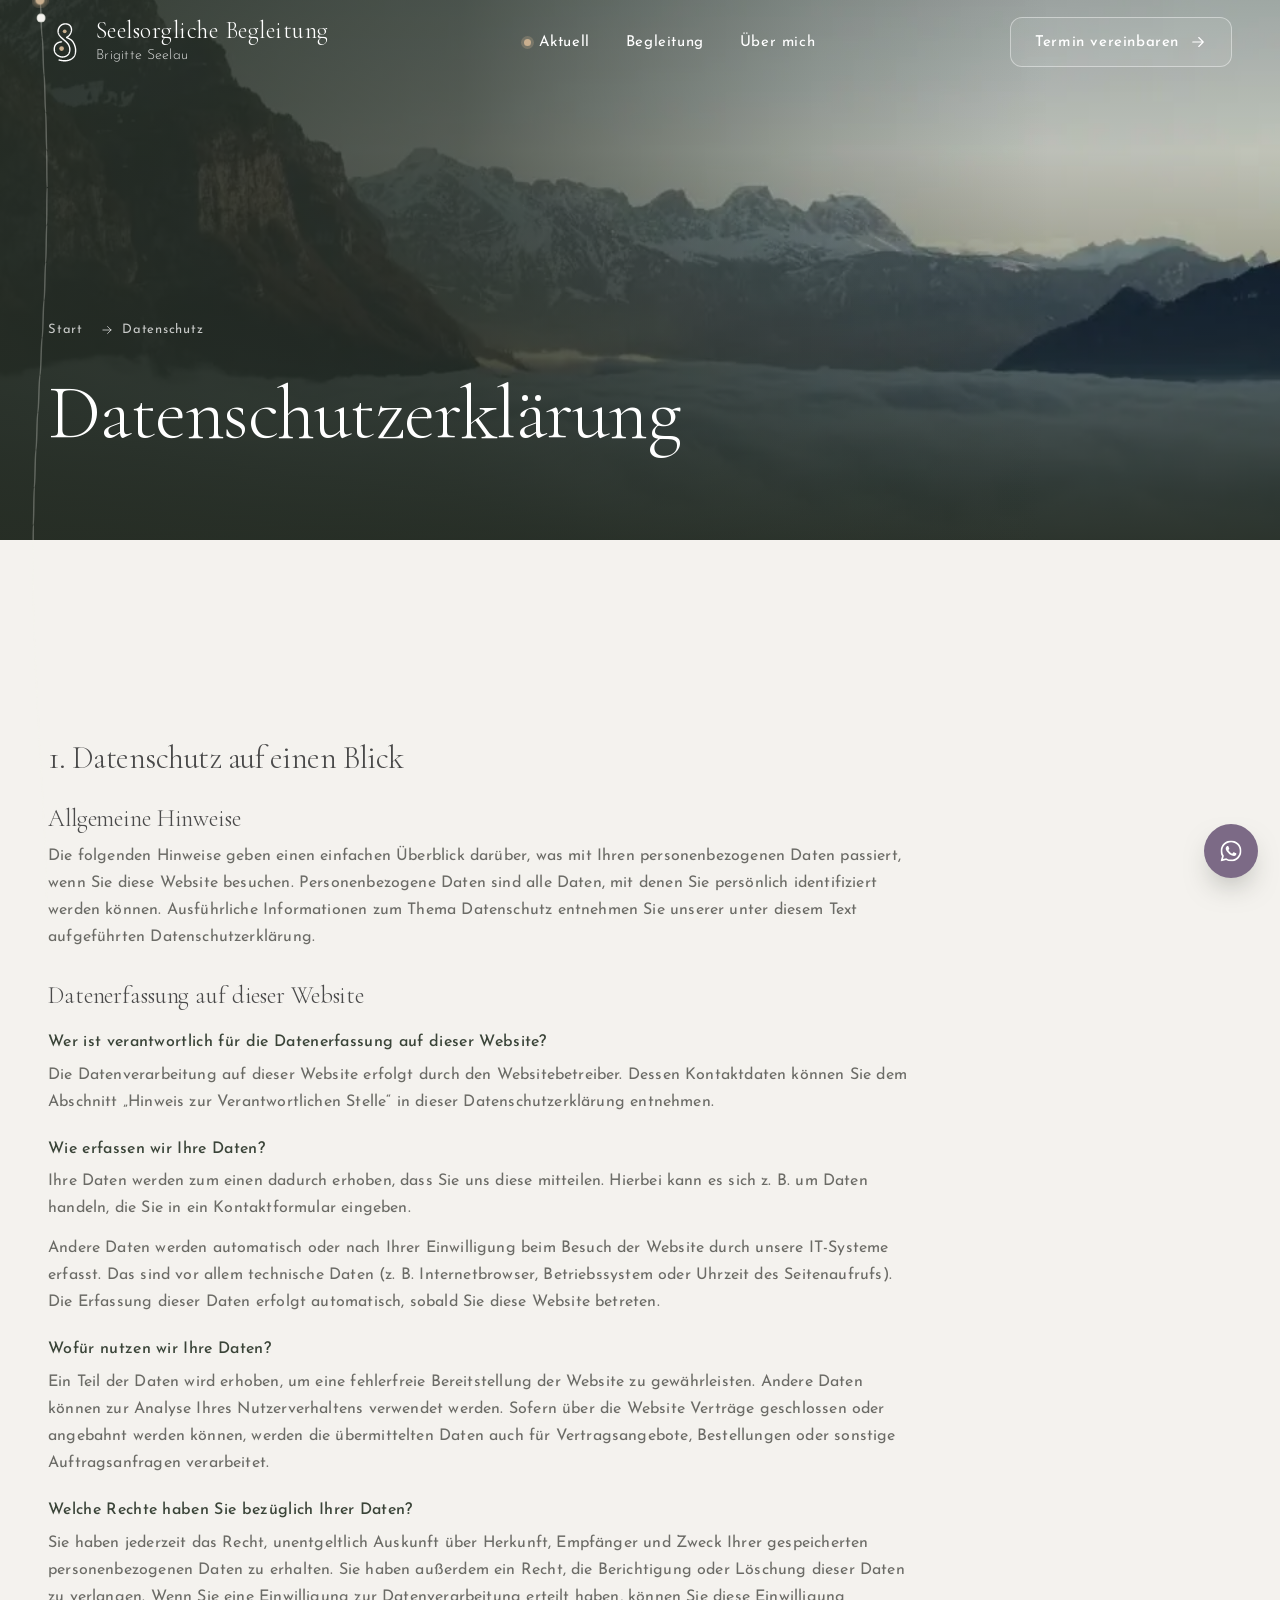
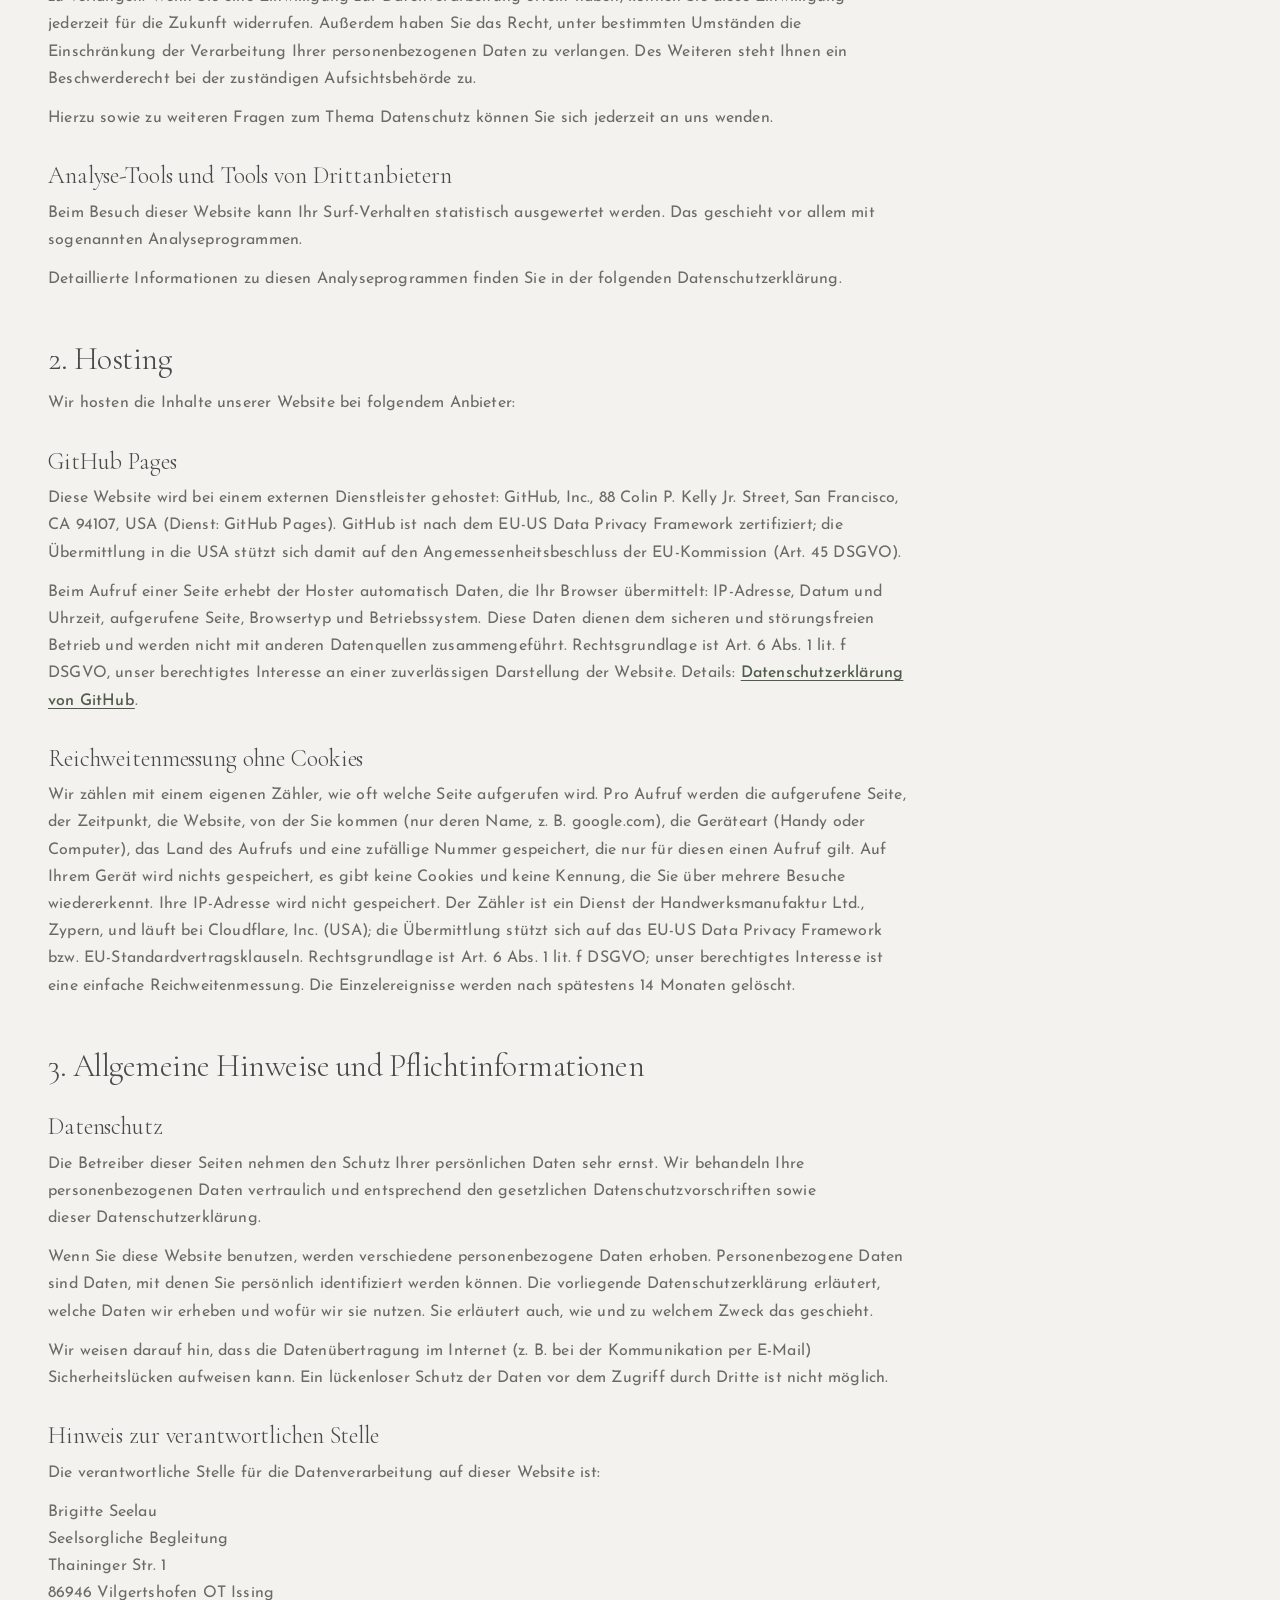
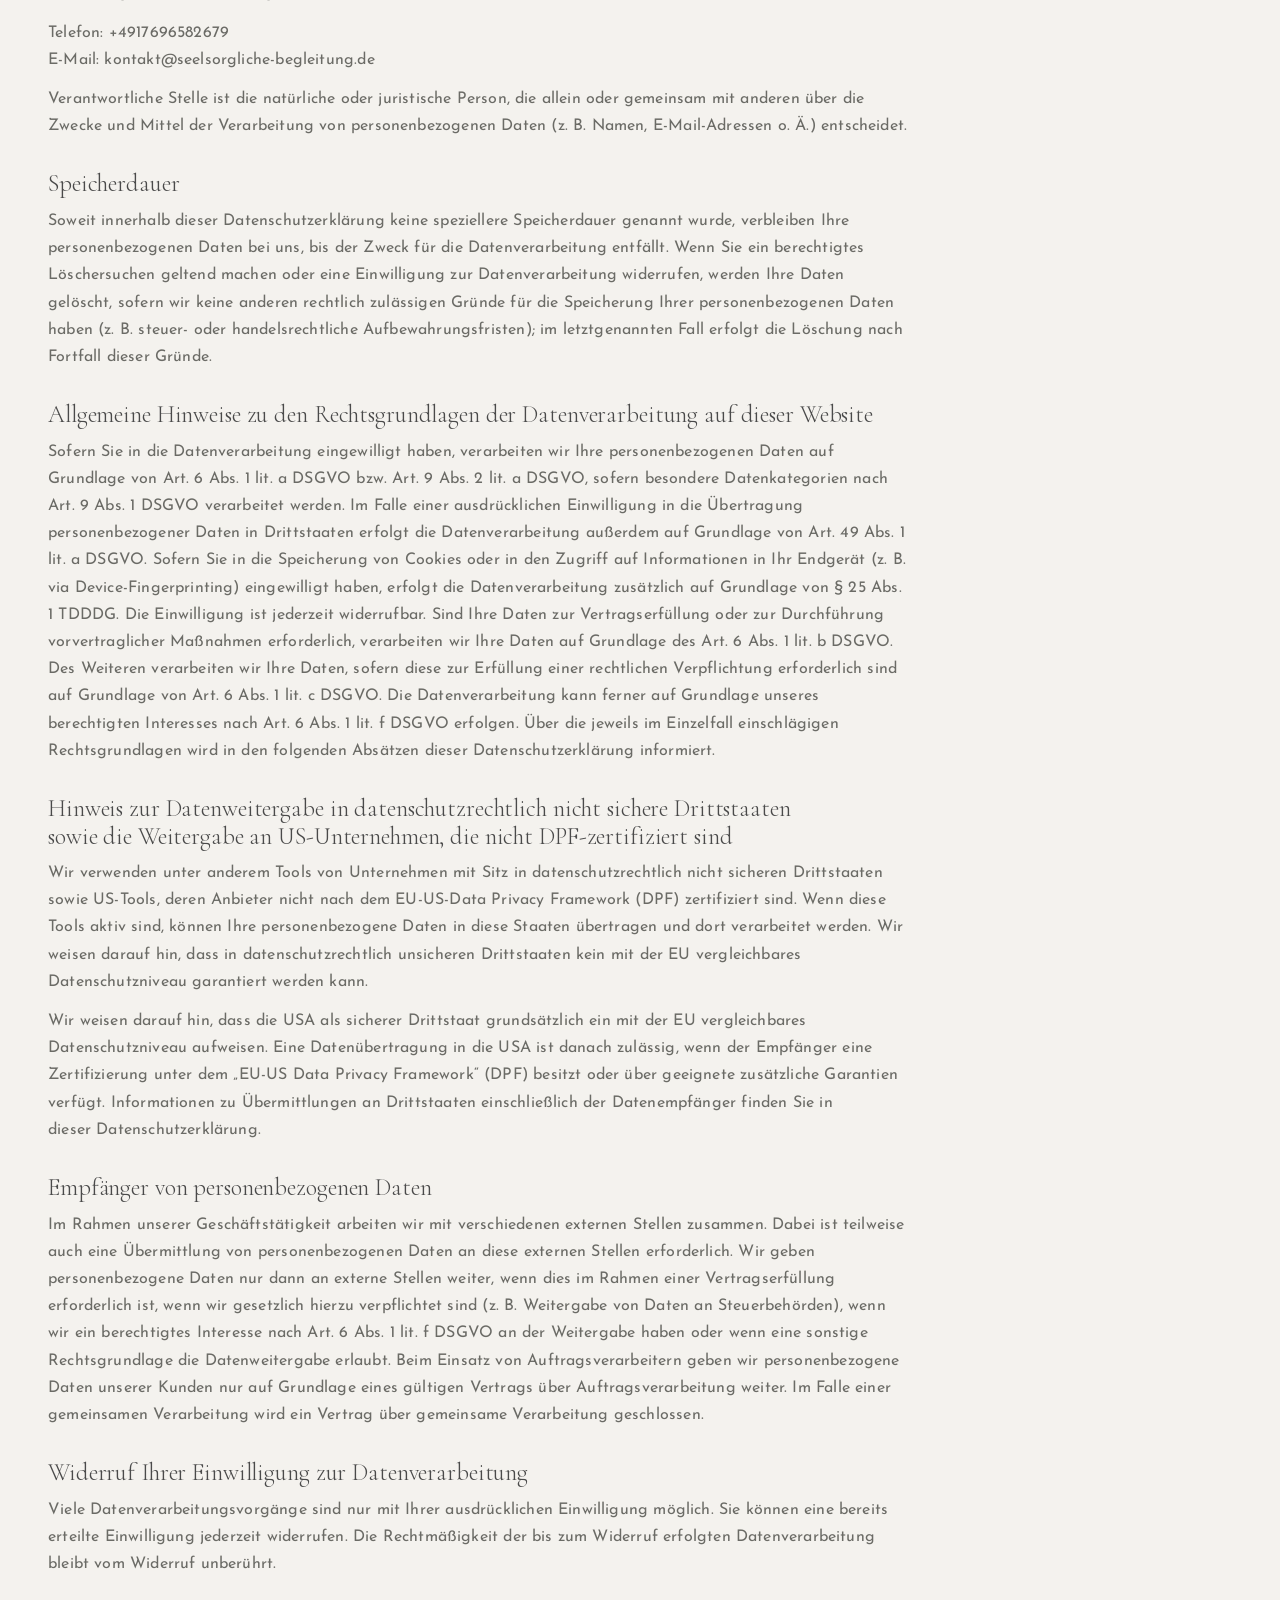
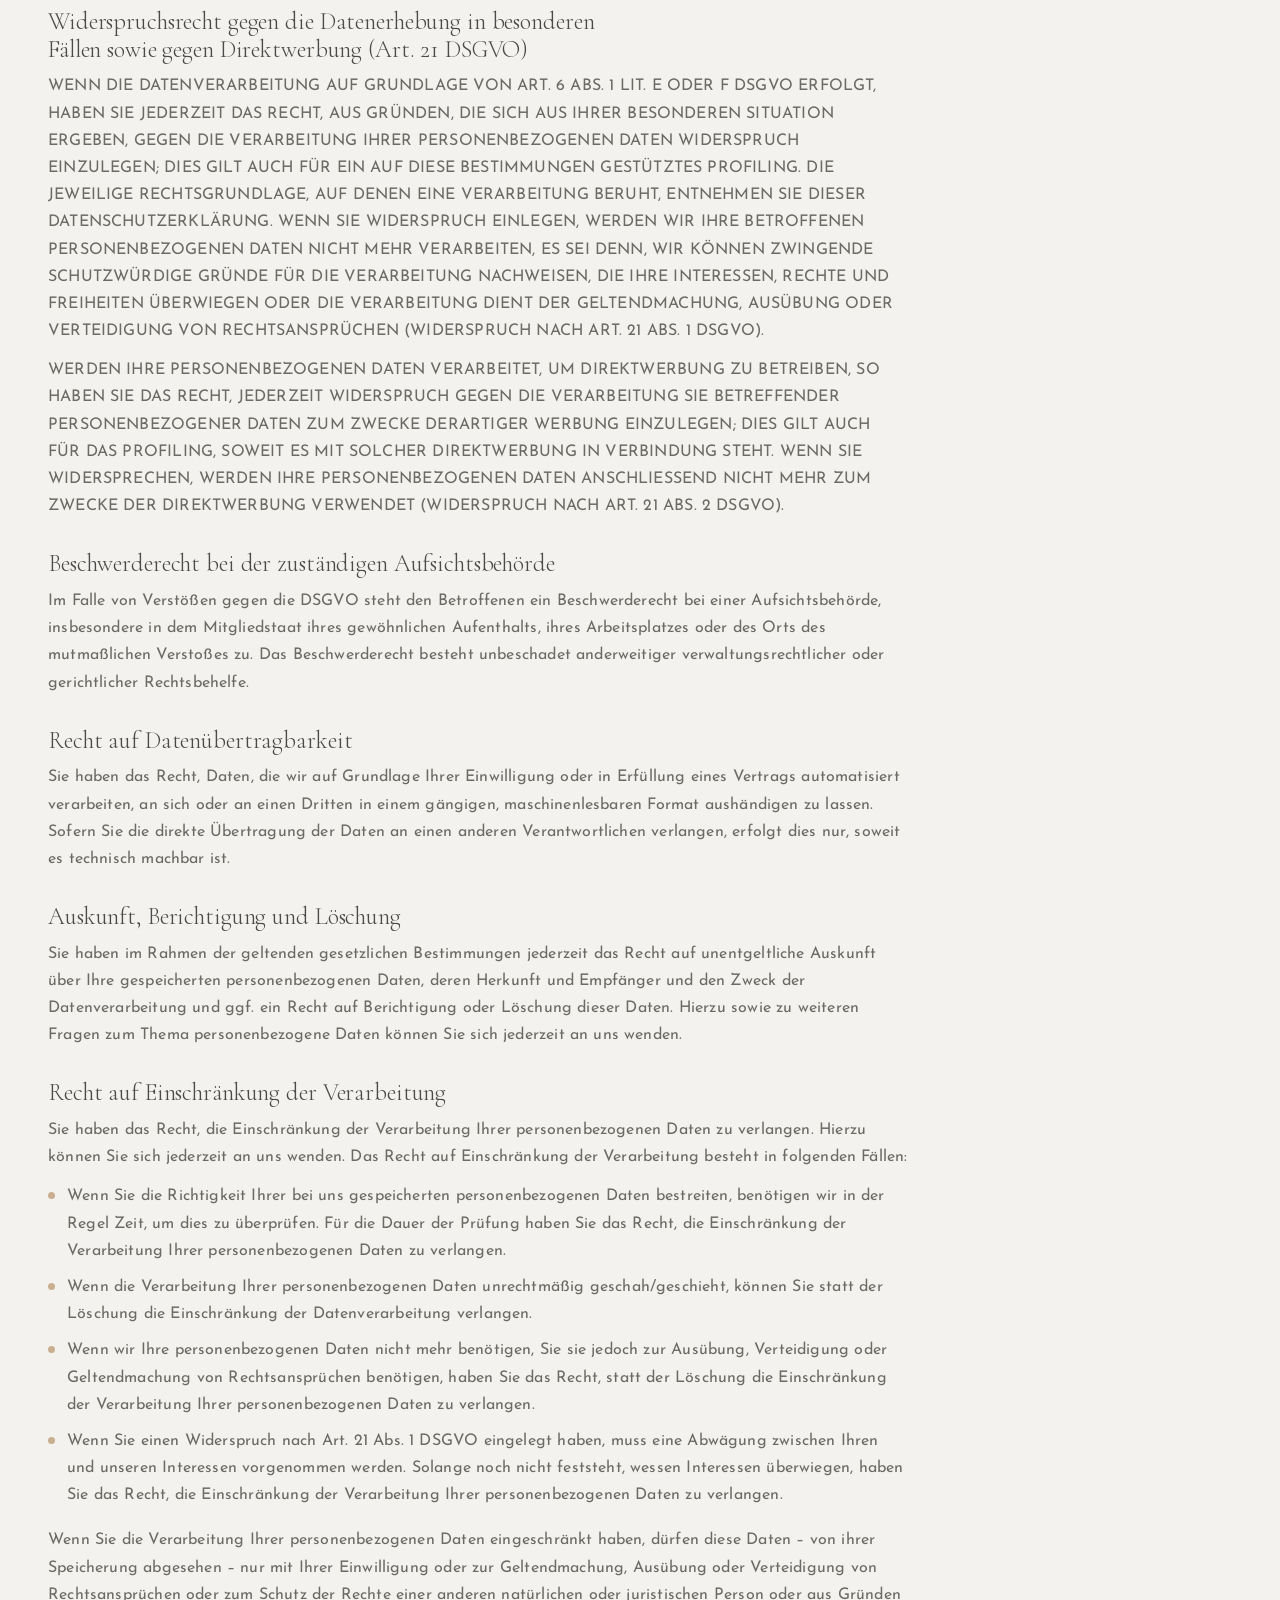
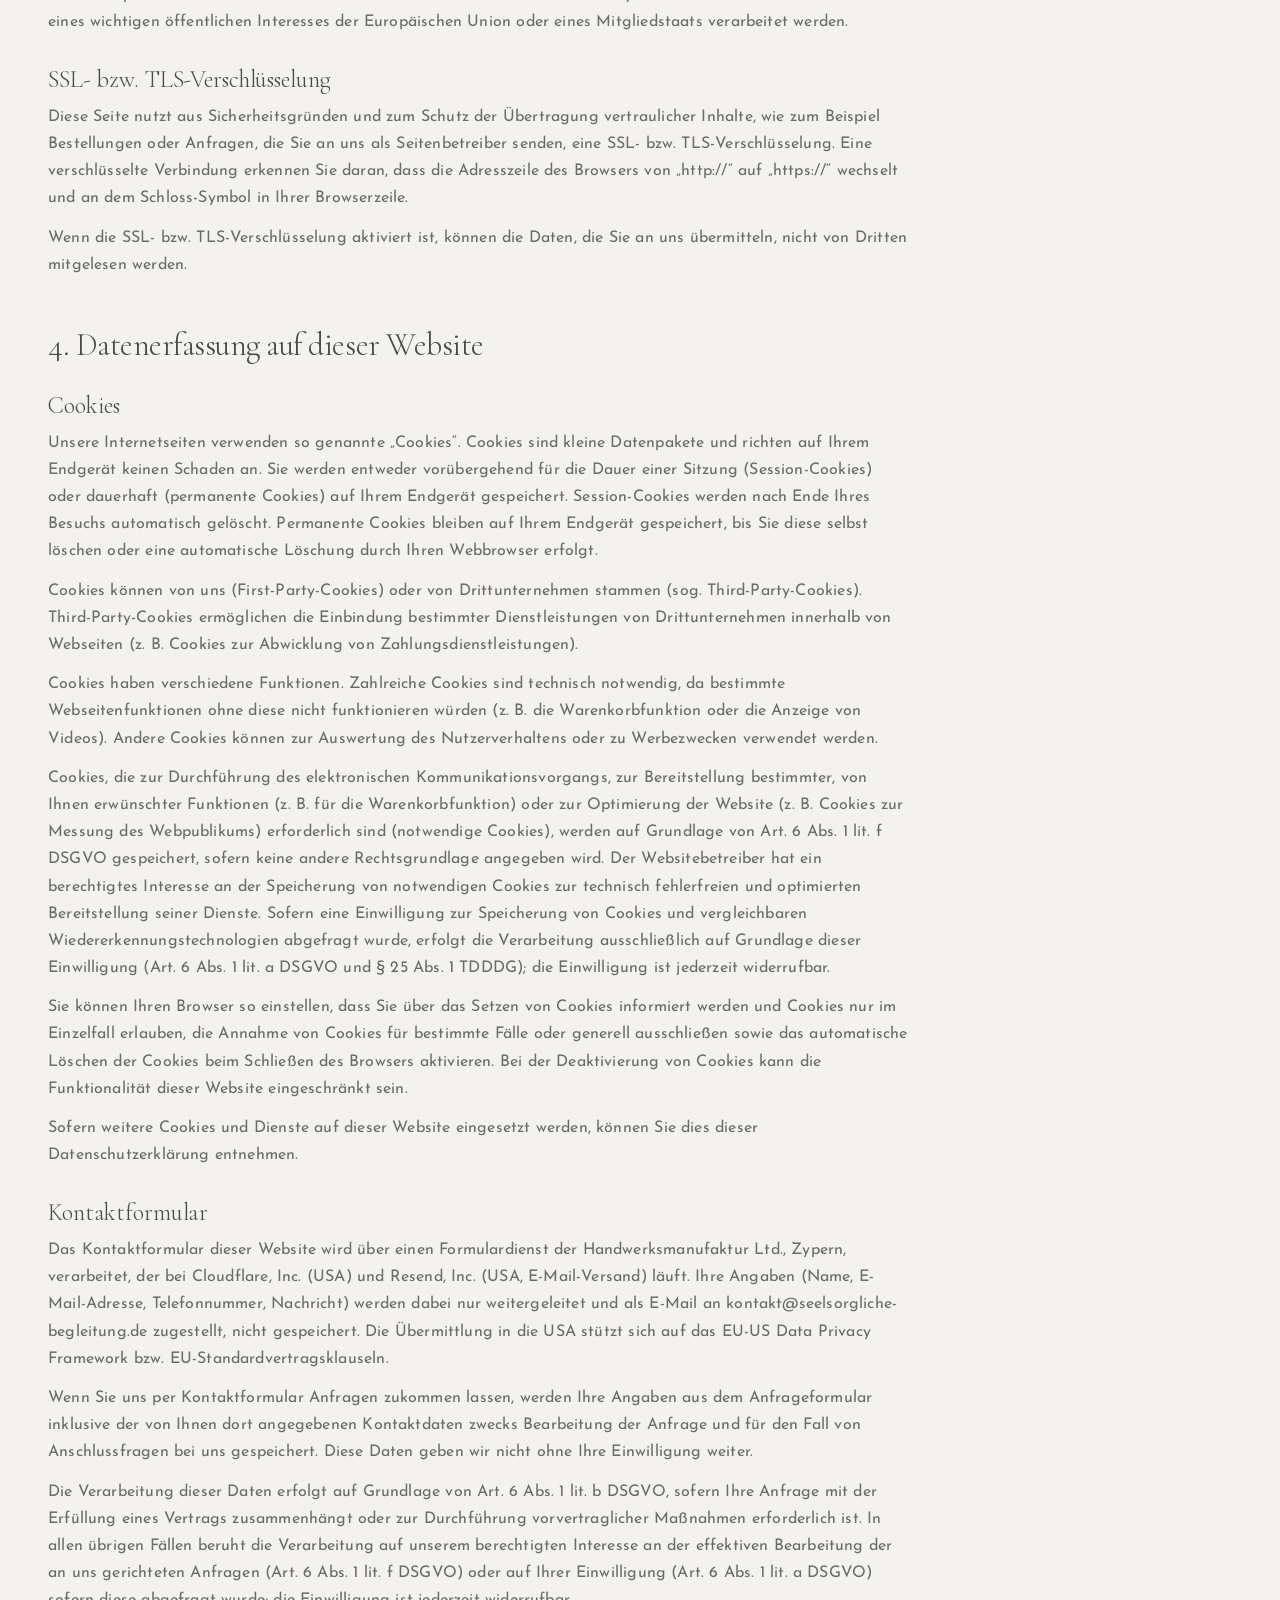
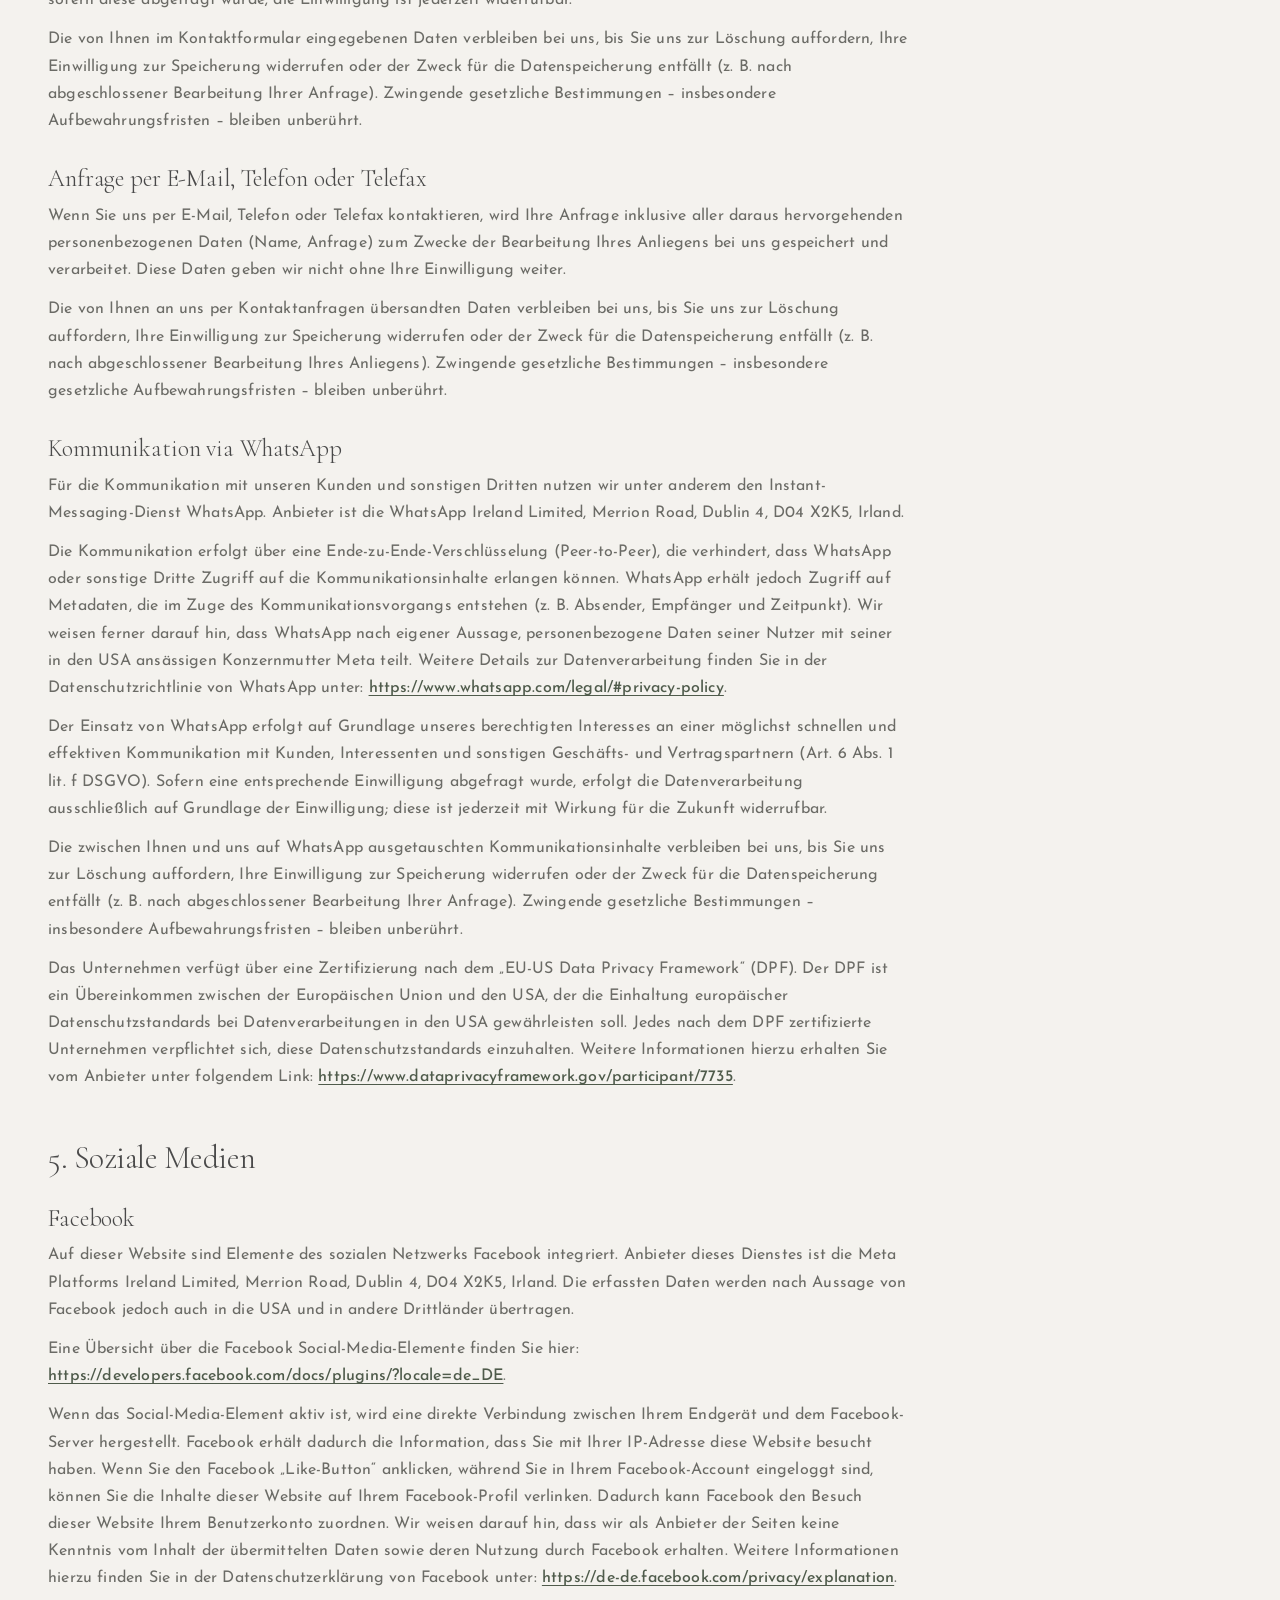
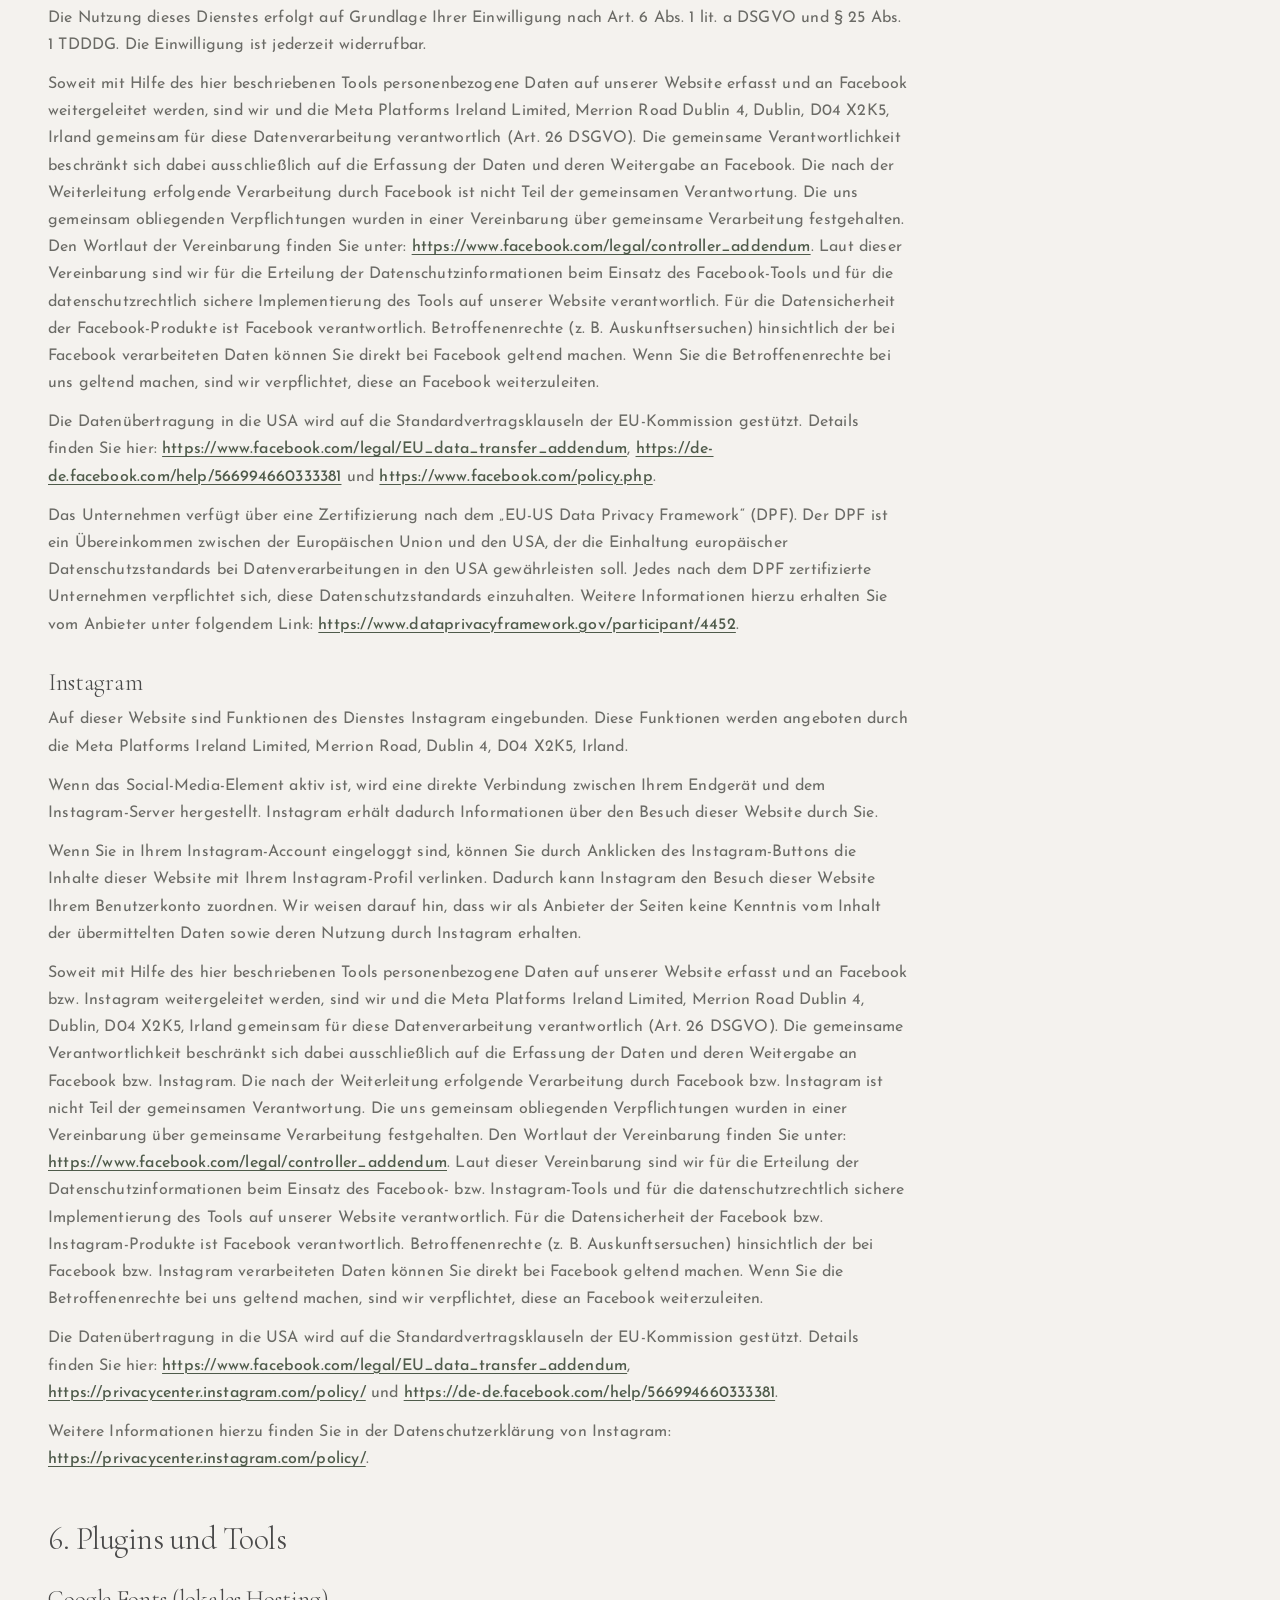
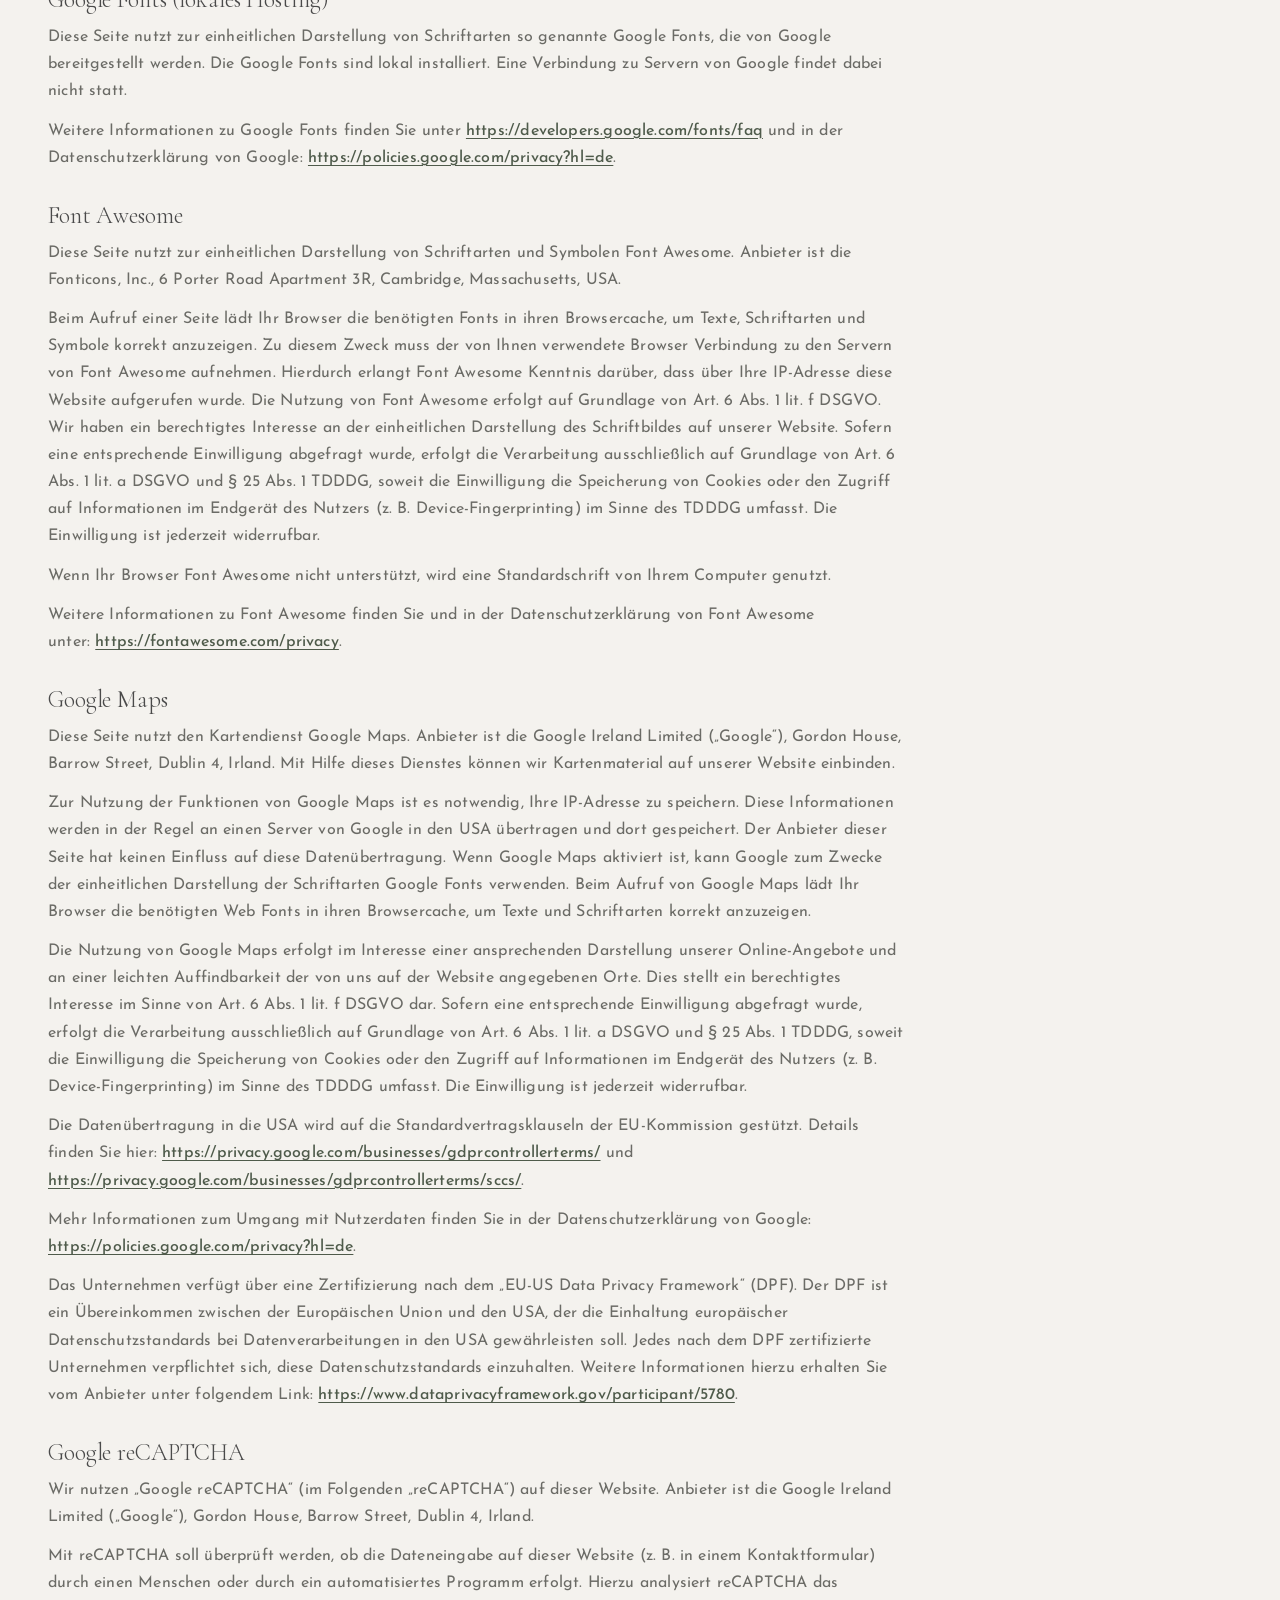
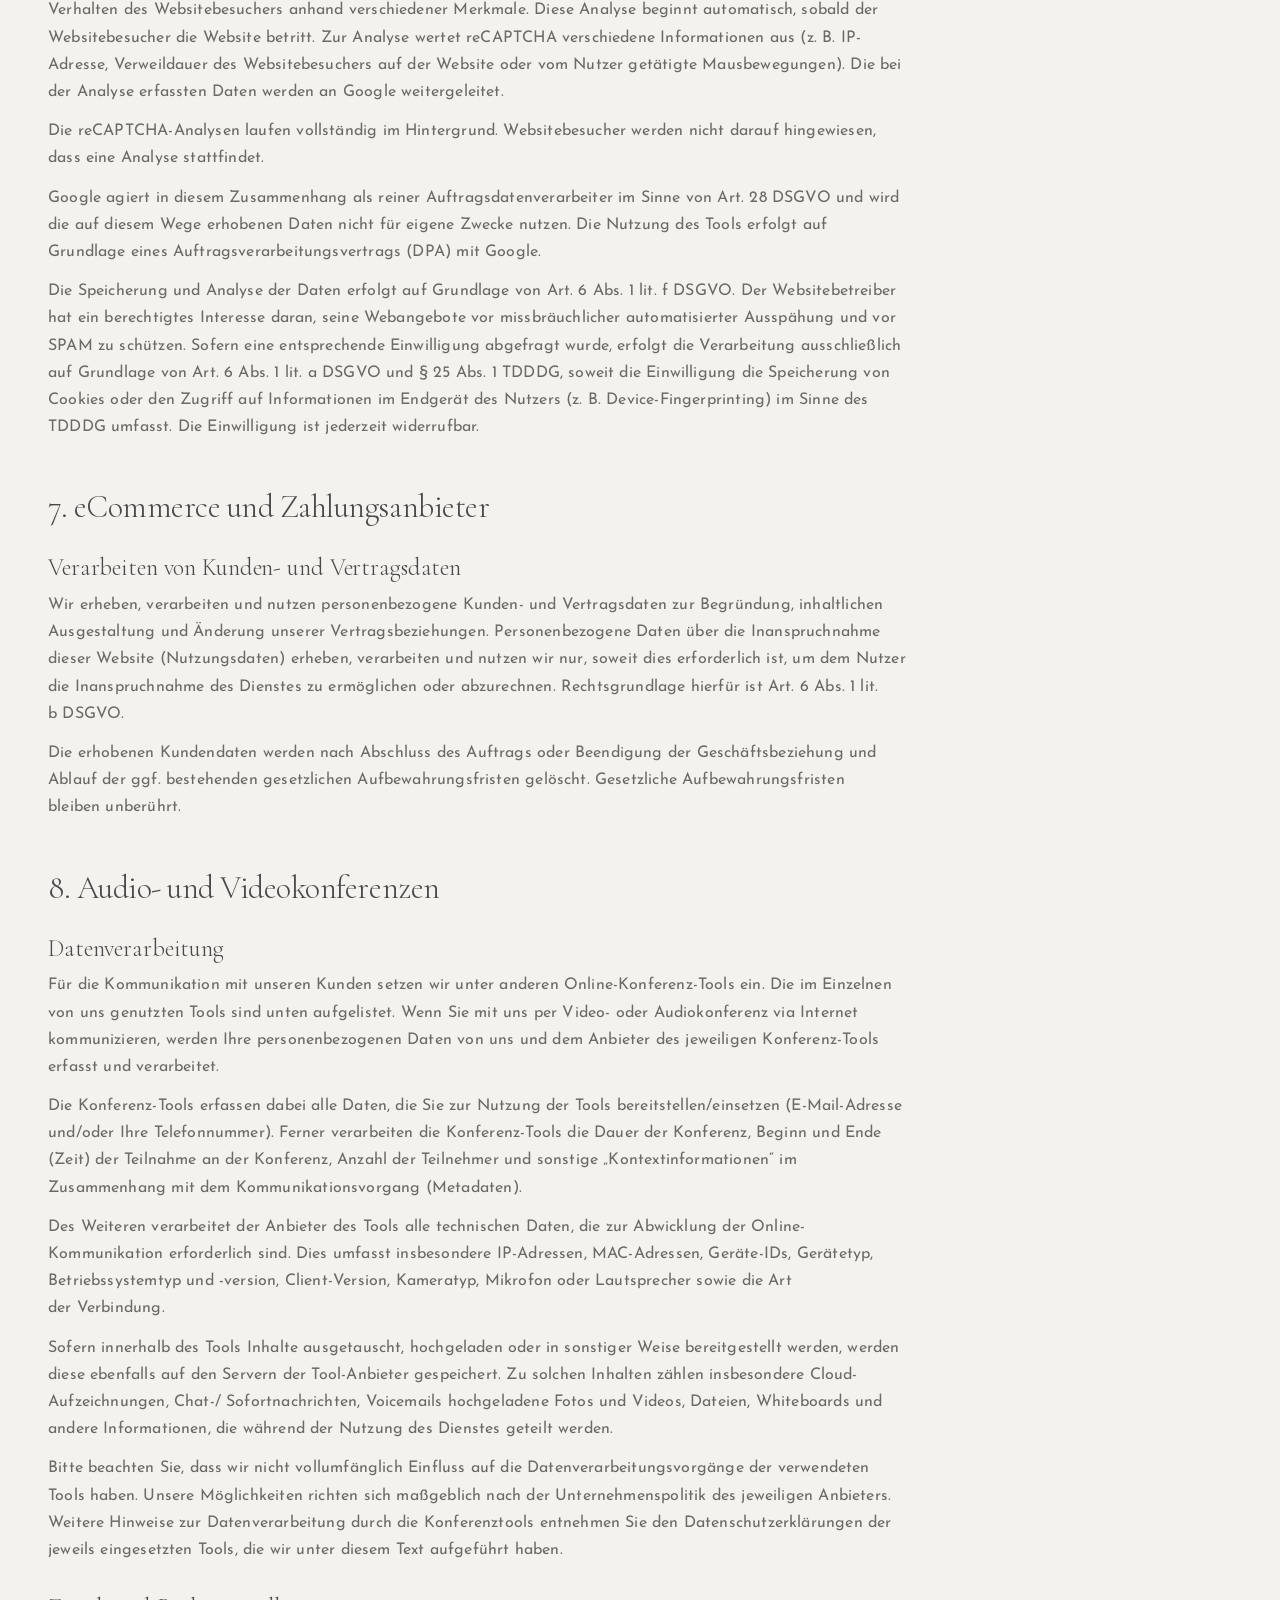
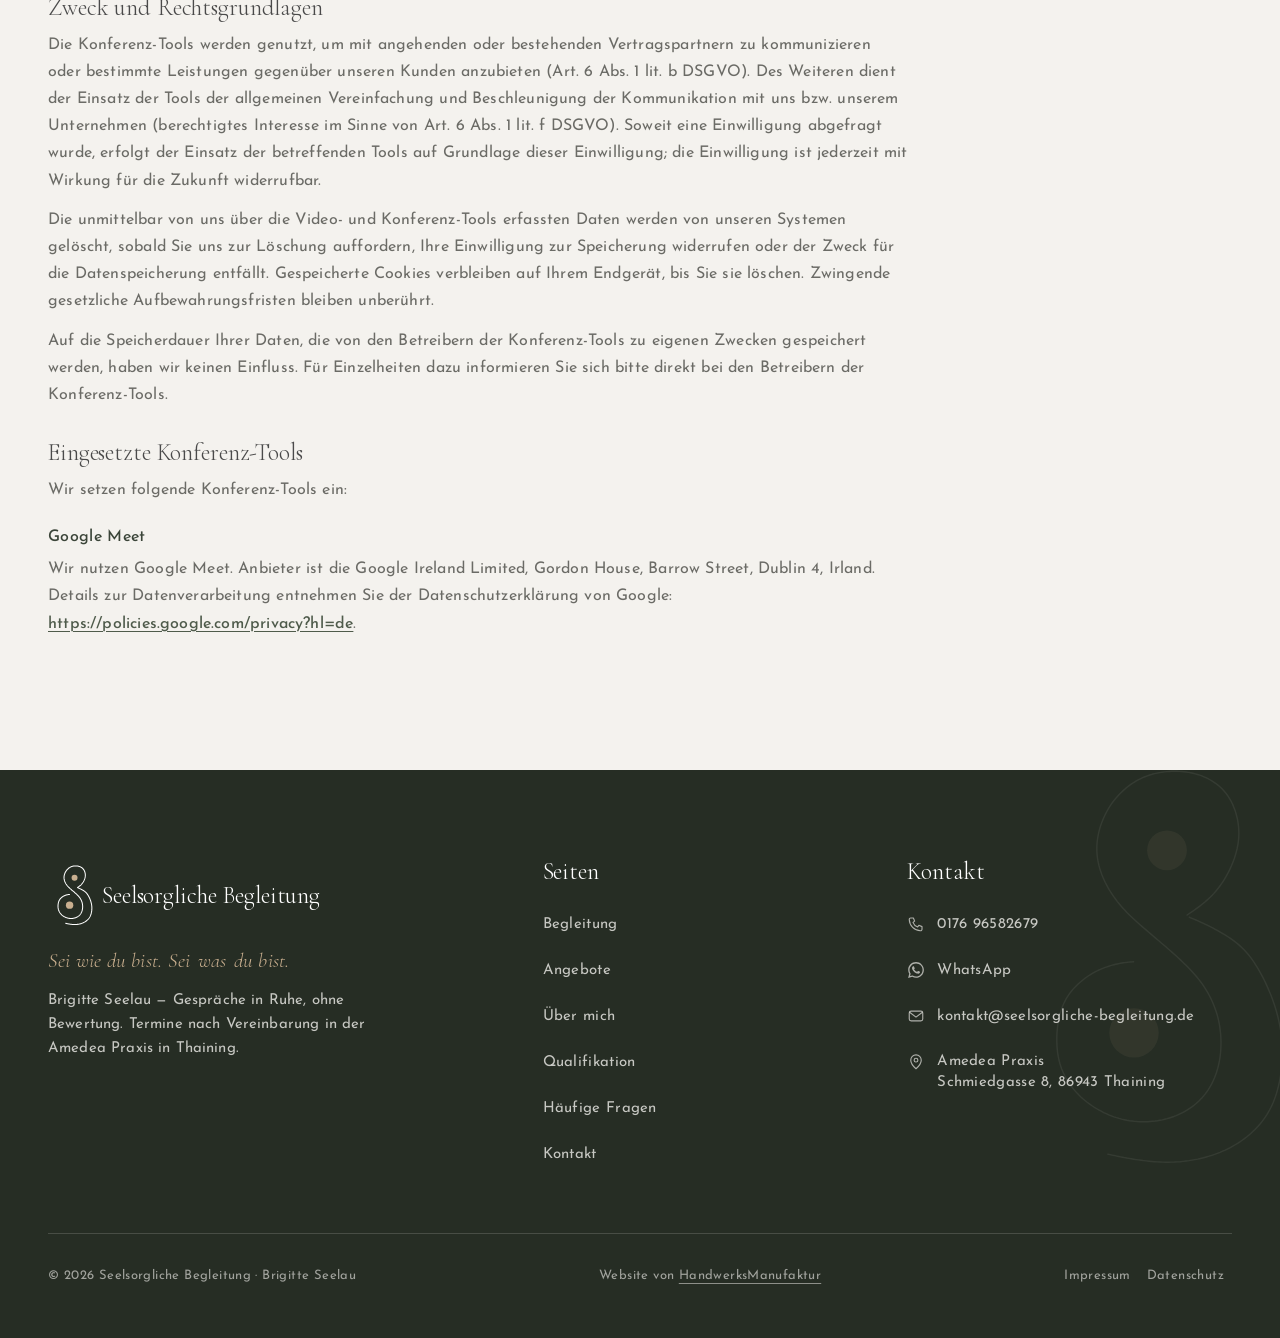
<file: datenschutz/index.html>
<!DOCTYPE html>
<html lang="de" class="kein-js">
<head>
<meta charset="UTF-8">
<meta name="viewport" content="width=device-width, initial-scale=1.0">
<title>Datenschutzerklärung | Seelsorgliche Begleitung</title>
<meta name="description" content="Datenschutzerklärung der Seelsorglichen Begleitung von Brigitte Seelau: Hosting, Reichweitenmessung ohne Cookies, Kontaktformular, deine Rechte.">
<link rel="canonical" href="https://seelsorgliche-begleitung.de/datenschutz/">
<meta name="robots" content="index, follow, max-image-preview:large">
<meta name="author" content="Brigitte Seelau">
<meta property="og:site_name" content="Seelsorgliche Begleitung">
<meta property="og:locale" content="de_DE">
<meta property="og:url" content="https://seelsorgliche-begleitung.de/datenschutz/">
<meta property="og:title" content="Datenschutzerklärung | Seelsorgliche Begleitung">
<meta property="og:description" content="Datenschutzerklärung der Seelsorglichen Begleitung von Brigitte Seelau: Hosting, Reichweitenmessung ohne Cookies, Kontaktformular, deine Rechte.">
<meta property="og:type" content="website">
<meta property="og:image" content="https://seelsorgliche-begleitung.de/assets/img/og.jpg">
<meta property="og:image:alt" content="Seelsorgliche Begleitung — Brigitte Seelau, Thaining">
<meta name="twitter:card" content="summary_large_image">
<meta name="theme-color" content="#F4F2EE">
<link rel="icon" href="/assets/img/favicon.svg" type="image/svg+xml">
<link rel="icon" type="image/png" sizes="32x32" href="/assets/img/favicon-32.png">
<link rel="apple-touch-icon" href="/assets/img/favicon-180.png">
<link rel="preload" href="/assets/font/cormorant-300.woff2" as="font" type="font/woff2" crossorigin media="(min-width:641px)">
<link rel="preload" href="/assets/font/cormorant-500.woff2" as="font" type="font/woff2" crossorigin media="(max-width:640px)">
<link rel="preload" href="/assets/font/josefin-var.woff2" as="font" type="font/woff2" crossorigin>
<style>/* Schriften lokal — keine Verbindung nach draußen. Cormorant Garamond Light (300, wie auf der bisherigen Seite) + Medium (500, Überschriften am Handy) und Josefin Sans als variable Schrift (300–600). */
@font-face{font-family:"Cormorant Garamond";font-style:normal;font-weight:300;font-display:swap;src:url(/assets/font/cormorant-300.woff2) format("woff2")}
@font-face{font-family:"Cormorant Garamond";font-style:normal;font-weight:500;font-display:swap;src:url(/assets/font/cormorant-500.woff2) format("woff2")}
@font-face{font-family:"Cormorant Garamond";font-style:italic;font-weight:300;font-display:swap;src:url(/assets/font/cormorant-300i.woff2) format("woff2")}
@font-face{font-family:"Josefin Sans";font-style:normal;font-weight:100 700;font-display:swap;src:url(/assets/font/josefin-var.woff2) format("woff2")}
@font-face{font-family:"Cormorant Fallback";src:local("Georgia"),local("Times New Roman");size-adjust:86%;ascent-override:90%;descent-override:26%;line-gap-override:0%}
@font-face{font-family:"Josefin Fallback";src:local("Helvetica Neue"),local("Arial");size-adjust:101%;ascent-override:95%;descent-override:22%;line-gap-override:0%}</style>
<link rel="preload" as="image" href="/assets/img/poster-klaerung.webp" fetchpriority="high">
<style>/* Seelsorgliche Begleitung — Brigitte Seelau, Thaining · Neubau 22.10.2026
   Signatur „Der gemeinsame Weg“: die Haarlinie des Logos zieht als Weg durch die Seite, zwei goldene Punkte gehen mit.
   Farben aus dem Logo: Salbei #4F5B4B · Lila #7C6A86 · Gold #C9AF8F · Creme #F4F2EE · Text #4A4A4A. */
:root{
  --salbei:#4F5B4B; --salbei-tief:#3A4438; --tinte:#262D24; --tinte-2:#30392E;
  --lila:#7C6A86; --lila-tief:#655572; --gold:#C9AF8F; --gold-text:#7A6244;
  --creme:#F4F2EE; --creme-2:#EBE8E1; --weiss:#FFFFFF; --text:#4A4A4A; --grau:#6B6B66;
  --linie:rgba(79,91,75,.14); --linie-hell:rgba(244,242,238,.16);
  --r:22px; --r-s:14px; --r-k:12px; --wrap:1240px;
  --serif:"Cormorant Garamond","Cormorant Fallback",Georgia,serif;
  --sans:"Josefin Sans","Josefin Fallback",system-ui,sans-serif;
  --ease:cubic-bezier(.2,.7,.3,1); --schnell:.3s; --druck:.97;
}
*{box-sizing:border-box;margin:0;padding:0}
html{scroll-behavior:smooth;-webkit-text-size-adjust:100%}
body{font:400 18px/1.7 var(--sans);letter-spacing:.01em;color:var(--text);background:var(--creme);overflow-x:clip;font-synthesis:none}
img,video{display:block;max-width:100%}
img{height:auto}
a{color:inherit;text-decoration:none}
button{font:inherit;color:inherit;background:none;border:0;cursor:pointer}
ul,ol{list-style:none}
h1,h2,h3,h4{font-family:var(--serif);font-weight:300;line-height:1.08;letter-spacing:-.015em;text-wrap:balance;hyphens:manual;-webkit-hyphens:manual;overflow-wrap:break-word}
h1{font-size:clamp(2.8rem,6vw,5.2rem);line-height:1.02;letter-spacing:-.02em}
h2{font-size:clamp(2rem,3.8vw,3.3rem);line-height:1.1}
h3{font-size:clamp(1.45rem,2vw,1.8rem);letter-spacing:-.005em;line-height:1.15}
p{max-width:62ch;text-wrap:pretty}
.wrap{width:100%;max-width:var(--wrap);margin:0 auto;padding:0 28px}
section{position:relative;padding:120px 0}
section.pt0{padding-top:0}
.weiss{background:var(--weiss)}
::selection{background:var(--lila);color:#fff}
.skip{position:absolute;left:-9999px;top:16px;z-index:300;background:var(--tinte);color:#fff;padding:12px 18px;border-radius:var(--r-k)}
.skip:focus{left:16px}
:focus-visible{outline:2px solid var(--lila);outline-offset:3px;border-radius:6px}
[id]{scroll-margin-top:96px}

/* ---------- Icons, Kicker (zwei Punkte — das Zeichen wiederholt sich) */
.ic{width:24px;height:24px;fill:none;stroke:currentColor;stroke-width:1.5;stroke-linecap:round;stroke-linejoin:round;flex:none}
.ic-marke{stroke:none;transform:scale(.88)}
.kicker{display:inline-flex;align-items:center;gap:12px;font:500 13px/1 var(--sans);letter-spacing:.22em;text-transform:uppercase;color:var(--salbei);margin-bottom:20px}
.kicker::before{content:"";width:6px;height:6px;border-radius:50%;background:var(--gold);box-shadow:11px 0 0 var(--gold);margin-right:11px;flex:none}
.kicker.hell{color:#fff}
.lead{font-size:clamp(1.1rem,1.4vw,1.25rem);line-height:1.6;color:var(--grau);font-weight:300}
.kursiv{font-family:var(--serif);font-style:italic}

/* ---------- Knöpfe (Druck-Feedback auf pointer-down, 12-px-Radius für alle) */
.btn{--s:1;position:relative;display:inline-flex;align-items:center;gap:10px;padding:15px 24px;border-radius:var(--r-k);font:500 15px/1 var(--sans);letter-spacing:.04em;overflow:hidden;min-height:50px;white-space:nowrap;transition:transform var(--schnell) var(--ease),box-shadow var(--schnell) var(--ease),background var(--schnell) var(--ease),border-color var(--schnell) var(--ease);transform:translate(var(--mx,0),var(--my,0)) scale(var(--s))}
.btn .ic{width:18px;height:18px;transition:transform var(--schnell) var(--ease)}
.btn:hover .ic{transform:translateX(4px)}
.btn:active{--s:var(--druck);transition-duration:.1s}
.btn-lila{background:var(--lila);color:#fff;box-shadow:0 12px 28px -14px rgba(124,106,134,.7)}
.btn-lila:hover{background:var(--lila-tief);box-shadow:0 16px 32px -14px rgba(124,106,134,.8);--my:-2px}
.btn-lila::after{content:"";position:absolute;inset:0;background:linear-gradient(105deg,transparent 35%,rgba(255,255,255,.22) 50%,transparent 65%);transform:translateX(-130%);transition:transform .4s var(--ease)}
.btn-lila:hover::after{transform:translateX(130%)}
.btn-hell{background:rgba(255,255,255,.12);color:#fff;border:1px solid rgba(255,255,255,.5);backdrop-filter:blur(10px);-webkit-backdrop-filter:blur(10px)}
.btn-hell:hover{background:rgba(255,255,255,.22);--my:-2px}
.btn-linie{color:var(--salbei);border:1.5px solid rgba(79,91,75,.35);background:transparent}
.btn-linie:hover{border-color:var(--salbei);background:rgba(79,91,75,.06);--my:-2px}
.text-link{display:inline-flex;align-items:center;gap:8px;min-height:44px;font:500 15px/1 var(--sans);letter-spacing:.04em;color:var(--salbei);text-decoration:underline;text-decoration-thickness:1px;text-underline-offset:6px;text-decoration-color:transparent;transition:text-decoration-color var(--schnell),color var(--schnell)}
.text-link:hover{text-decoration-color:var(--gold)}
.text-link .ic{width:16px;height:16px;transition:transform var(--schnell) var(--ease)}
.text-link:hover .ic{transform:translateX(4px)}
.knoepfe{display:flex;gap:12px;flex-wrap:wrap}
a[href]:not(.btn):not(.lp-karte):not(.angebot):active,button:not(.btn):active{opacity:.6;transition-duration:.1s}

/* ---------- Kopf: durchsichtig über dem Video, fest beim Scrollen */
header{position:fixed;inset:0 0 auto 0;z-index:60;transition:transform .4s var(--ease),background .4s var(--ease),box-shadow .4s var(--ease);background:transparent;color:var(--text)}
header.ueber-dunkel:not(.fest){color:#fff}
header.oben-weg{transform:translateY(-100%)}
header.fest{background:rgba(244,242,238,.84);backdrop-filter:blur(18px) saturate(140%);-webkit-backdrop-filter:blur(18px) saturate(140%);box-shadow:0 1px 0 rgba(79,91,75,.1);color:var(--text)}
header .wrap{display:flex;align-items:center;justify-content:space-between;min-height:84px;gap:20px}
.marke{display:flex;align-items:center;gap:14px;min-height:44px;color:inherit}
.marke-zeichen{width:34px;height:47px}
.marke b{font:300 24px/1 var(--serif);letter-spacing:.02em;white-space:nowrap;color:inherit}
.marke b small{display:block;font:400 13px/1 var(--sans);letter-spacing:.14em;text-transform:uppercase;margin-top:6px;opacity:.78}
.zeichen .haar{fill:none;stroke:currentColor;stroke-width:1.4;stroke-linecap:round;stroke-linejoin:round;vector-effect:non-scaling-stroke}
.zeichen .punkt{fill:var(--gold)}
nav.haupt ul{display:flex;gap:4px}
nav.haupt a{position:relative;display:block;padding:15px 16px;font:400 15px/1 var(--sans);letter-spacing:.04em;border-radius:var(--r-k);transition:background var(--schnell),color var(--schnell)}
nav.haupt a::after{content:"";position:absolute;left:50%;bottom:7px;width:5px;height:5px;border-radius:50%;background:var(--gold);transform:translateX(-50%) scale(0);transition:transform var(--schnell) var(--ease)}
nav.haupt a:hover{background:rgba(79,91,75,.08)}
header.ueber-dunkel:not(.fest) nav.haupt a:hover{background:rgba(255,255,255,.12)}
nav.haupt a.aktiv::after{transform:translateX(-50%) scale(1)}
.header-cta{display:flex;align-items:center;gap:10px}
.menu-knopf{display:none;width:48px;height:48px;border-radius:50%;background:var(--salbei);color:#fff;place-items:center;transition:background var(--schnell)}
.menu-knopf span{display:block;width:20px;height:1.5px;background:#fff;position:relative;transition:background .2s}
.menu-knopf span::before,.menu-knopf span::after{content:"";position:absolute;left:0;width:20px;height:1.5px;background:#fff;transition:transform .3s var(--ease),top .3s var(--ease)}
.menu-knopf span::before{top:-6px} .menu-knopf span::after{top:6px}
body.menu-offen .menu-knopf span{background:transparent}
body.menu-offen .menu-knopf span::before{top:0;transform:rotate(45deg)} body.menu-offen .menu-knopf span::after{top:0;transform:rotate(-45deg)}
.menu-flaeche{position:fixed;inset:0;z-index:55;background:var(--creme);color:var(--text);padding:140px 28px 40px;display:flex;flex-direction:column;justify-content:space-between;opacity:0;visibility:hidden;transform:translateY(-2%);transition:opacity .4s var(--ease),transform .4s var(--ease),visibility 0s .4s;overscroll-behavior:contain}
.menu-flaeche[hidden]{display:none}
body.menu-offen .menu-flaeche{opacity:1;visibility:visible;transform:none;transition-delay:0s}
.menu-flaeche ul{display:grid;gap:2px}
.menu-flaeche li a{display:flex;align-items:center;gap:16px;padding:12px 0;font:300 clamp(1.7rem,6.5vw,2.3rem)/1.1 var(--serif);opacity:0;transform:translateY(12px);transition:opacity .4s var(--ease),transform .4s var(--ease);transition-delay:calc(.05s * var(--i,0))}
.menu-flaeche li a::before{content:"";width:7px;height:7px;border-radius:50%;background:var(--gold);flex:none;transition:transform var(--schnell) var(--ease)}
.menu-flaeche li a.aktiv::before{box-shadow:0 0 0 4px rgba(201,175,143,.3)}
.menu-flaeche li a:hover::before{transform:scale(1.4)}
body.menu-offen .menu-flaeche li a{opacity:1;transform:none}
.menu-flaeche .unten{font-size:14px;letter-spacing:.02em;color:var(--grau);display:grid;gap:4px}
.menu-flaeche .unten a{min-height:44px;display:inline-flex;align-items:center;gap:10px;color:var(--text)}
.menu-flaeche .unten .ic{width:18px;height:18px;color:var(--salbei)}
.menu-zeichen{position:absolute;right:-30px;bottom:-30px;width:min(60vw,300px);opacity:.1;pointer-events:none;color:var(--salbei)}
.menu-zeichen svg{width:100%;height:auto}

/* ---------- Der Weg (Signatur): die Haarlinie links, füllt sich mit dem Scrollen, zwei goldene Punkte gehen mit */
.wegbahn{position:fixed;left:16px;top:0;bottom:0;width:48px;z-index:40;pointer-events:none;--p:0}
.wegbahn-svg{position:absolute;inset:0;width:48px;height:100%;overflow:visible}
.wegbahn .bahn{fill:none;stroke:rgba(79,91,75,.18);stroke-width:1.5;stroke-linecap:round}
.wegbahn .fluss{fill:none;stroke:var(--salbei);stroke-width:1.5;stroke-linecap:round}
.wegbahn .geher{position:absolute;left:0;top:0;width:9px;height:9px;border-radius:50%;background:var(--gold);transform:translate(-50%,-50%);box-shadow:0 0 0 4px rgba(201,175,143,.22);will-change:transform}
.wegbahn .geher.g2{width:7px;height:7px;opacity:.85;box-shadow:0 0 0 3px rgba(201,175,143,.18)}
.wegbahn .punkt{position:absolute;left:0;top:0;width:44px;height:44px;transform:translate(-50%,-50%);pointer-events:auto;border-radius:50%}
.wegbahn .punkt::before{content:"";position:absolute;left:50%;top:50%;width:9px;height:9px;border-radius:50%;background:var(--creme);border:1.5px solid rgba(79,91,75,.35);transform:translate(-50%,-50%) scale(.85);transition:transform .35s var(--ease),border-color .35s,background .35s,box-shadow .35s}
.wegbahn .punkt.an::before{background:var(--gold);border-color:var(--gold);transform:translate(-50%,-50%) scale(1.1);box-shadow:0 0 0 5px rgba(201,175,143,.2)}
.wegbahn .punkt i{position:absolute;left:34px;top:50%;transform:translateY(-50%) translateX(-6px);white-space:nowrap;font:500 13px/1 var(--sans);letter-spacing:.14em;text-transform:uppercase;color:var(--salbei-tief);background:rgba(244,242,238,.94);padding:8px 12px;border-radius:999px;opacity:0;transition:opacity .25s,transform .25s var(--ease);font-style:normal;box-shadow:0 8px 22px -10px rgba(38,45,36,.3)}
.wegbahn .punkt:hover i,.wegbahn .punkt.an.frisch i{opacity:1;transform:translateY(-50%) translateX(0)}
body.dunkel-oben .wegbahn .bahn{stroke:rgba(244,242,238,.28)}
body.dunkel-oben .wegbahn .fluss{stroke:var(--gold)}
@media (max-width:1180px){.wegbahn{display:none}}

/* ---------- Cursor: zwei goldene Punkte, die mitgehen */
.cursor{position:fixed;left:0;top:0;z-index:100;pointer-events:none}
.cursor i{position:fixed;left:0;top:0;width:8px;height:8px;border-radius:50%;background:var(--gold);transform:translate(-50%,-50%);opacity:0;transition:width .25s var(--ease),height .25s var(--ease),background .25s,opacity .3s,border-color .25s;border:1.5px solid transparent}
.cursor i+i{width:5px;height:5px;opacity:0}
.cursor.an i{opacity:.95}
.cursor.an i+i{opacity:.7}
.cursor.link i:first-child{width:40px;height:40px;background:rgba(201,175,143,.14);border-color:var(--gold)}
.cursor.foto i:first-child{width:64px;height:64px;background:rgba(201,175,143,.1);border-color:rgba(201,175,143,.7)}
@media (hover:none),(max-width:900px){.cursor{display:none}}

/* ---------- Intro (einmal, beim Kommen von außen): die Linie zeichnet sich, die beiden Punkte setzen sich */
.intro{position:fixed;inset:0;z-index:200;background:var(--creme);display:grid;place-items:center;color:var(--salbei);transition:opacity .5s var(--ease),visibility 0s .5s}
.intro.weg{opacity:0;visibility:hidden}
.intro svg{width:min(34vw,200px);height:auto;overflow:visible}
.intro .haar{stroke-dasharray:1;stroke-dashoffset:1;animation:zeichnen .8s var(--ease) .1s forwards}
.intro .haar+.haar{animation-delay:.5s}
.intro .punkt{transform:scale(0);transform-origin:center;transform-box:fill-box;animation:setzen .4s var(--ease) 1s forwards}
.intro .punkt+.punkt{animation-delay:1.1s}
.intro .wort{position:absolute;bottom:17vh;left:0;right:0;text-align:center;font:300 clamp(1.1rem,2.6vw,1.6rem)/1 var(--serif);letter-spacing:.32em;text-transform:uppercase;color:var(--salbei-tief);opacity:0;animation:auftauchen .6s var(--ease) 1s forwards;padding:0 20px}
@keyframes zeichnen{to{stroke-dashoffset:0}}
@keyframes setzen{from{transform:scale(0)}60%{transform:scale(1.25)}to{transform:scale(1)}}
@keyframes auftauchen{from{opacity:0;transform:translateY(8px);filter:blur(6px)}to{opacity:1;transform:none;filter:blur(0)}}
html.ankunft .intro{display:none}

/* ---------- Seitenwechsel: weiche Blende */
.blende{position:fixed;inset:0;z-index:190;background:var(--creme);opacity:0;visibility:hidden;pointer-events:none;transition:opacity .35s var(--ease),visibility 0s .35s}
.blende.los{opacity:1;visibility:visible;transition:opacity .35s var(--ease)}
html.ankunft .blende{visibility:visible;opacity:1;animation:blendeWeg .6s var(--ease) .05s forwards}
@keyframes blendeWeg{to{opacity:0;visibility:hidden}}

/* ---------- Reveal (additiv — ohne JS ist alles sichtbar) */
/* Reveal über `translate`, Hover über `transform` — so überschreibt der Reveal keine Hover-Antwort */
.js .rev{opacity:0;translate:0 22px;filter:blur(3px);transition:opacity .4s var(--ease),translate .4s var(--ease),filter .4s var(--ease)}
.js .rev.da{opacity:1;translate:none;filter:blur(0)}
.js .rev.v2{transition-delay:.1s}.js .rev.v3{transition-delay:.2s}.js .rev.v4{transition-delay:.3s}.js .rev.v5{transition-delay:.4s}
/* Hero-Text ist ab dem ersten Bild sichtbar (größtes Element auf dem Handy, LCP): nur ein kurzes Gleiten, kein Ausblenden */
.js .hero .rev{opacity:1;filter:none;translate:none;transition:none;animation:heroRein .5s var(--ease) both}
.js .hero .rev.v2{animation-delay:.08s}.js .hero .rev.v3{animation-delay:.16s}
@keyframes heroRein{from{transform:translateY(14px)}to{transform:none}}
.js .worte i{display:inline-block;font-style:inherit;opacity:0;transform:translateY(.4em);filter:blur(4px);transition:opacity .4s var(--ease),transform .4s var(--ease),filter .4s var(--ease);transition-delay:calc(var(--i) * .045s)}
.js .worte.da i{opacity:1;transform:none;filter:blur(0)}
/* Bilder öffnen sich weich: Rahmen weitet sich, das Motiv kommt näher */
.js .oeffnet{clip-path:inset(9% 7% round var(--r));transition:clip-path .4s var(--ease)}
.js .oeffnet img,.js .oeffnet video{transform:scale(1.08);transition:transform .6s var(--ease)}
.js .oeffnet.da{clip-path:inset(0 0 round var(--r))}
.js .oeffnet.da img,.js .oeffnet.da video{transform:none}

/* ---------- Hero */
.hero{position:relative;min-height:100svh;display:flex;align-items:flex-end;color:#fff;overflow:hidden;background:var(--tinte);padding:0}
.hero .medien{position:absolute;inset:0}
.hero video,.hero .medien img{width:100%;height:100%;object-fit:cover;position:absolute;inset:0}
.hero .schleier{position:absolute;inset:0;background:
  linear-gradient(to right,rgba(38,45,36,.86) 0,rgba(38,45,36,.66) 36%,rgba(38,45,36,.2) 64%,transparent 82%),
  linear-gradient(to top,rgba(38,45,36,.92) 0,rgba(38,45,36,.5) 40%,rgba(38,45,36,.26) 72%,rgba(38,45,36,.38) 100%)}
.hero-inhalt{position:relative;padding-top:184px;padding-bottom:152px;display:grid;grid-template-columns:1.15fr .85fr;gap:40px;align-items:end}
.hero h1{max-width:19ch;color:#fff;text-wrap:balance}
.hero-klein h1{max-width:22ch}
.hero .lead{color:rgba(255,255,255,.94);margin:24px 0 32px;max-width:48ch}
.hero .krumen{margin-bottom:22px}
.hero-zeichen{justify-self:end;width:min(26vw,300px);--p:.35;color:rgba(255,255,255,.92)}
.hero-zeichen svg{width:100%;height:auto;overflow:visible}
.scroll-zeichen .haar{stroke-width:1.2;stroke-dasharray:1;stroke-dashoffset:calc(1 - var(--p));transition:stroke-dashoffset .15s var(--ease)}
.scroll-zeichen .punkt{transform-box:fill-box;transform-origin:center;transform:scale(clamp(0,calc(var(--p) * 2.2 - 1.2),1));transition:transform .15s var(--ease)}
.hero-klein{min-height:60svh}
.hero-klein .hero-inhalt{grid-template-columns:1fr;padding-top:160px;padding-bottom:88px}
.krumen{display:flex;gap:8px;align-items:center;font:400 13px/1 var(--sans);letter-spacing:.06em;color:rgba(255,255,255,.75);margin-bottom:22px;flex-wrap:wrap}
.krumen a{min-height:44px;min-width:44px;display:inline-flex;align-items:center;transition:color var(--schnell)} .krumen a:hover{color:#fff}
.krumen .ic{width:14px;height:14px}

/* ---------- Statement (füllt sich wortweise durch die Bildmitte, beide Richtungen) */
.statement{--p:0;text-align:center;padding:120px 0}
.hero + .statement{padding:184px 0 128px}
.statement h2{font-size:clamp(1.9rem,4.2vw,3.5rem);line-height:1.15;max-width:22ch;margin:0 auto;letter-spacing:-.015em}
.statement h2 i{font-style:normal;opacity:.18;transition:opacity .3s}
.statement h2 i.an{opacity:1}
.statement .lead{margin:22px auto 0;text-align:center;max-width:40ch}
.statement-punkte{display:flex;justify-content:center;gap:10px;margin-bottom:30px}
.statement-punkte i{width:7px;height:7px;border-radius:50%;background:var(--gold);display:block}
.statement-punkte i+i{width:5px;height:5px;margin-top:1px}

/* ---------- Duo (Bild + Text, beide Spalten gleich hoch) */
.duo{display:grid;grid-template-columns:1fr 1fr;gap:64px;align-items:stretch}
.duo.rechts .bildseite{order:2}
.duo>div:not(.bildseite){align-content:center;display:grid;gap:0}
.bildseite{position:relative;min-height:500px}
.foto{border-radius:var(--r);overflow:hidden;background:var(--creme-2);position:absolute;inset:0}
.foto img{width:100%;height:100%;object-fit:cover}
.js .foto.oeffnet.da:hover img{transform:scale(1.035)}
.notiz{position:absolute;left:-18px;bottom:28px;background:#fff;border-radius:var(--r-s);padding:16px 20px;box-shadow:0 24px 48px -24px rgba(38,45,36,.4);display:flex;align-items:center;gap:14px;max-width:290px;z-index:2}
.notiz .ic{width:30px;height:30px;color:var(--salbei)}
.notiz b{display:block;font:500 15px/1.25 var(--sans);letter-spacing:.02em} .notiz span{font-size:13px;letter-spacing:.02em;color:var(--grau)}
.duo h2{margin-bottom:20px}
.duo p+p{margin-top:14px}
.duo .btn{margin-top:28px;justify-self:start}
.duo .text-link{margin-top:20px;justify-self:start}
.duo .knoepfe{margin-top:28px}
.kopf{max-width:720px;margin-bottom:56px}
.kopf.mitte{margin-left:auto;margin-right:auto;text-align:center}
.kopf.mitte .kicker{justify-content:center}
.kopf h2{margin-bottom:16px}
.kopf-zeile{display:flex;justify-content:space-between;align-items:end;gap:32px;margin-bottom:56px;flex-wrap:wrap}
.kopf-zeile .kopf{margin-bottom:0}

/* ---------- „Wenn …“ — fünf Anlässe entlang des Weges */
.wenn{position:relative;display:grid;gap:4px;margin:8px 0 28px;padding-left:2px}
.wenn::before{content:"";position:absolute;left:5px;top:18px;bottom:18px;width:1px;background:var(--linie)}
.wenn li{display:grid;grid-template-columns:auto 1fr;gap:18px;align-items:center;font:300 clamp(1.3rem,1.8vw,1.55rem)/1.3 var(--serif);padding:8px 0;transition:transform var(--schnell) var(--ease)}
.wenn li i{width:11px;height:11px;border-radius:50%;background:var(--creme);border:1.5px solid var(--gold);display:block;transition:background var(--schnell),transform var(--schnell) var(--ease)}
.wenn li:hover{transform:translateX(6px)} .wenn li:hover i{background:var(--gold);transform:scale(1.2)}

/* ---------- Lebensphasen-Karten (Naturvideo beim Drübergehen, am Handy im Bild) */
.lp-raster{display:grid;grid-template-columns:repeat(3,minmax(0,1fr));gap:18px}
.lp-karte{position:relative;display:block;border-radius:var(--r);overflow:hidden;background:#fff;border:1px solid var(--linie);isolation:isolate;transform:translateZ(0);transition:transform .4s var(--ease),box-shadow .4s var(--ease),border-color .4s;min-height:320px}
.lp-raster.klein .lp-karte{min-height:200px;background:#fff}
.weiss .lp-raster.klein .lp-karte{background:var(--creme)}
.lp-karte:hover,.lp-karte:focus-visible,.lp-karte.sb-an{transform:translateY(-4px);box-shadow:0 30px 50px -32px rgba(38,45,36,.5);border-color:transparent}
.lp-karte:active{transform:scale(var(--druck));transition-duration:.1s}
.lp-video,.lp-schleier{position:absolute;inset:0;width:100%;height:100%;object-fit:cover;opacity:0;z-index:-1;pointer-events:none;transition:opacity .4s var(--ease)}
.lp-schleier{background:linear-gradient(180deg,rgba(38,45,36,.36) 0%,rgba(38,45,36,.72) 100%)}
.lp-karte.sb-an .lp-video,.lp-karte.sb-an .lp-schleier{opacity:1}
.lp-text{position:relative;padding:30px 28px;display:flex;flex-direction:column;height:100%;min-height:inherit}
.lp-ico{width:50px;height:50px;border-radius:50%;background:var(--creme);display:grid;place-items:center;color:var(--salbei);margin-bottom:auto;transition:background .4s,color .4s,transform .4s var(--ease)}
.lp-raster.klein .lp-ico{background:var(--creme)}
.weiss .lp-raster.klein .lp-ico{background:#fff}
.lp-karte h3{margin-top:28px;transition:color .4s}
.lp-karte p{font-size:15.5px;line-height:1.6;color:var(--grau);margin-top:10px;transition:color .4s}
.lp-karte.sb-an h3,.lp-karte.sb-an p{color:#fff}
.lp-karte.sb-an .lp-ico{background:rgba(255,255,255,.14);color:var(--gold);transform:translateY(-2px)}
.lp-pfeil{position:absolute;right:22px;top:22px;width:36px;height:36px;border-radius:50%;border:1px solid var(--linie);display:grid;place-items:center;color:var(--salbei);transition:background .4s,color .4s,border-color .4s,transform .4s var(--ease)}
.lp-pfeil .ic{width:16px;height:16px}
.lp-karte:hover .lp-pfeil,.lp-karte.sb-an .lp-pfeil{background:var(--gold);border-color:var(--gold);color:var(--tinte);transform:rotate(-45deg)}

/* ---------- Angebote als Register (01–04) */
.angebote{display:grid}
.angebot{display:grid;grid-template-columns:88px 1fr 340px;gap:32px;align-items:stretch;padding:40px 0;border-top:1px solid var(--linie);color:inherit;transition:background .4s var(--ease);position:relative}
.angebot:last-child{border-bottom:1px solid var(--linie)}
.angebot>*{display:grid;align-content:center}
.angebot .nr{font:300 clamp(2.4rem,4vw,3.6rem)/1 var(--serif);letter-spacing:-.02em;color:var(--gold);transition:color .4s,transform .4s var(--ease)}
.angebot:hover .nr,.angebot:focus-visible .nr,.angebot.sb-an .nr{color:var(--salbei);transform:translateX(6px)}
.angebot h3{font-size:clamp(1.6rem,2.3vw,2.1rem)}
.angebot .unter{display:block;font:500 13px/1 var(--sans);letter-spacing:.18em;text-transform:uppercase;color:var(--salbei);margin:10px 0 14px}
.angebot p{font-size:16px;color:var(--grau);line-height:1.65}
.angebot-medien{display:grid;align-content:center}
.angebot-ende{display:grid;align-content:center;justify-content:end}
.angebot-video{aspect-ratio:16/9;border-radius:var(--r);overflow:hidden;background:var(--creme-2);position:relative}
.angebot-video video{width:100%;height:100%;object-fit:cover;transition:transform .4s var(--ease)}
.angebot:hover .angebot-video video,.angebot.sb-an .angebot-video video{transform:scale(1.03)}
.angebot.kurz{grid-template-columns:88px 1fr 44px}
.angebot.kurz .unter{margin-bottom:0}
.angebot-pfeil{width:44px;height:44px;border-radius:50%;border:1px solid var(--linie);display:grid;place-items:center;color:var(--salbei);transition:background .4s,color .4s,border-color .4s,transform .4s var(--ease)}
.angebot.kurz:hover .angebot-pfeil{background:var(--lila);border-color:var(--lila);color:#fff;transform:translateX(4px)}
.angebot.kurz:active{opacity:.7;transition-duration:.1s}

/* ---------- Gespräch: drei Zeilen mit Zeichen */
.gespraech{display:block;margin-top:8px}
.gespraech li{display:grid;grid-template-columns:52px 1fr;gap:22px;align-items:stretch;padding:22px 0;border-top:1px solid var(--linie);transition:transform var(--schnell) var(--ease)}
.gespraech li:last-child{border-bottom:1px solid var(--linie)}
.g-spalte{display:grid;align-content:start}
.g-ico{width:52px;height:52px;border-radius:50%;background:var(--creme);display:grid;place-items:center;color:var(--salbei);transition:background var(--schnell),color var(--schnell)}
.gespraech li:hover{transform:translateX(6px)} .gespraech li:hover .g-ico{background:var(--salbei);color:var(--creme)}
.gespraech h3{font-size:1.45rem;margin-bottom:6px}
.gespraech p{font-size:16px;color:var(--grau);line-height:1.6}

/* ---------- Zitat-Band mit Video · Haltungs-Band mit Foto */
.zitat,.band{position:relative;overflow:hidden;color:#fff;background:var(--tinte);padding:128px 0;display:grid;align-items:center;min-height:68vh}
.zitat .medien,.band .bg{position:absolute;inset:0}
.zitat video,.band .bg img{width:100%;height:100%;object-fit:cover;position:absolute;inset:0}
.zitat .schleier{position:absolute;inset:0;background:linear-gradient(180deg,rgba(38,45,36,.58) 0%,rgba(38,45,36,.5) 50%,rgba(38,45,36,.66) 100%)}
.band .bg video{position:absolute;inset:0;width:100%;height:100%;object-fit:cover}
.band-video .bg::after{background:linear-gradient(180deg,rgba(38,45,36,.34),rgba(38,45,36,.52) 45%,rgba(38,45,36,.7))!important}
.band .bg::after{content:"";position:absolute;inset:0;background:linear-gradient(180deg,rgba(38,45,36,.62),rgba(58,68,56,.78))}
.zitat .wrap,.band .wrap{position:relative;text-align:center;display:grid;justify-items:center}
.zitat-zeichen,.band-zeichen{display:block;width:54px;color:rgba(244,242,238,.9);margin-bottom:28px}
.zitat-zeichen svg,.band-zeichen svg{width:100%;height:auto}
.zitat blockquote p,.band blockquote p{font:300 clamp(1.8rem,3.6vw,3rem)/1.18 var(--serif);letter-spacing:-.015em;max-width:22ch;margin:0 auto;text-wrap:balance;color:#fff}
.zitat cite,.band cite{display:block;margin-top:26px;font:500 13px/1 var(--sans);letter-spacing:.24em;text-transform:uppercase;color:var(--gold);font-style:normal}

/* ---------- FAQ: Titel links, Liste rechts, erste Frage offen */
.faq-block{display:grid;grid-template-columns:.85fr 1.15fr;gap:64px;align-items:stretch}
.faq-block>div:first-child{align-content:start}
.faq-block .lead{margin:14px 0 18px}
.faq-item{border-top:1px solid var(--linie)}
.faq-item:last-child{border-bottom:1px solid var(--linie)}
.faq-frage{width:100%;display:flex;justify-content:space-between;align-items:center;gap:20px;text-align:left;padding:22px 0;font:300 1.45rem/1.3 var(--serif);min-height:48px;transition:color var(--schnell)}
.faq-frage:hover{color:var(--salbei)}
.faq-frage i{flex:none;width:34px;height:34px;border-radius:50%;border:1px solid rgba(79,91,75,.35);display:grid;place-items:center;position:relative;transition:transform .4s var(--ease),background .3s,border-color .3s}
.faq-frage i::before,.faq-frage i::after{content:"";position:absolute;left:50%;top:50%;width:12px;height:1.5px;background:var(--salbei);transform:translate(-50%,-50%);transition:transform .3s var(--ease),background .3s}
.faq-frage i::after{transform:translate(-50%,-50%) rotate(90deg)}
.faq-item.offen .faq-frage i{background:var(--salbei);border-color:var(--salbei)} .faq-item.offen .faq-frage i::before,.faq-item.offen .faq-frage i::after{background:#fff} .faq-item.offen .faq-frage i::after{transform:translate(-50%,-50%) rotate(0)}
.faq-antwort{display:grid;grid-template-rows:0fr;transition:grid-template-rows .4s var(--ease)}
.faq-antwort>div{overflow:hidden}
.faq-antwort p{padding:0 60px 26px 0;color:var(--grau);max-width:none;font-size:16px}
.faq-item.offen .faq-antwort{grid-template-rows:1fr}
html.kein-js .faq-antwort{grid-template-rows:1fr}
.direkt-anruf{display:flex;align-items:center;gap:10px;margin:0;color:var(--salbei)}
.direkt-anruf .ic{width:18px;height:18px}
.direkt-anruf a{font:500 15px/1 var(--sans);letter-spacing:.04em;color:var(--salbei);display:inline-flex;align-items:center;min-height:44px;text-decoration:underline;text-decoration-color:transparent;text-underline-offset:6px;transition:text-decoration-color var(--schnell)}
.direkt-anruf a:hover{text-decoration-color:var(--gold)}

/* ---------- Zeitleiste (Ausbildung): der Weg mit Punkten, füllt sich beim Scrollen */
.zeitleiste{--p:0;position:relative;display:grid;gap:0;margin-top:8px}
.zl-bahn{position:absolute;left:109px;top:22px;bottom:22px;width:1.5px;background:var(--linie);overflow:hidden}
.zl-fluss{position:absolute;left:0;top:0;width:100%;height:calc(var(--p) * 100%);background:var(--gold);transition:height .12s var(--ease)}
.zl{display:grid;grid-template-columns:92px 36px 1fr;gap:0 10px;align-items:center;padding:11px 0;transition:transform var(--schnell) var(--ease)}
.zl:hover{transform:translateX(5px)}
.zl .jahr{font:500 14px/1.3 var(--sans);letter-spacing:.06em;color:var(--salbei)}
.zl .pkt{display:grid;place-items:center}
.zl .pkt i{width:11px;height:11px;border-radius:50%;background:var(--creme);border:1.5px solid rgba(79,91,75,.4);display:block;transition:background .35s,border-color .35s,transform .35s var(--ease)}
.weiss .zl .pkt i{background:#fff}
.zl.an .pkt i{background:var(--gold);border-color:var(--gold);transform:scale(1.15)}
.zl .was{font:300 1.3rem/1.3 var(--serif)}

/* ---------- Abschluss-Band (auf jeder Seite gleich gebaut) */
.cta{position:relative;overflow:hidden;color:#fff;background:var(--tinte);padding:128px 0}
.cta .bg{position:absolute;inset:0}
.cta .bg img{position:absolute;inset:0;width:100%;height:100%;object-fit:cover;opacity:.38;filter:saturate(.85)}
.cta .bg::after{content:"";position:absolute;inset:0;background:radial-gradient(70% 90% at 50% 100%,rgba(124,106,134,.3),transparent),linear-gradient(to bottom,rgba(38,45,36,.55),rgba(38,45,36,.82))}
.cta .wrap{position:relative;text-align:center;display:grid;justify-items:center}
.cta-zeichen{width:50px;color:var(--gold);margin-bottom:26px}
.cta-zeichen svg{width:100%;height:auto}
.cta h2{max-width:18ch;margin:0 auto 16px;color:#fff}
.cta .lead{color:rgba(255,255,255,.82);margin:0 auto 36px;max-width:46ch;text-align:center}
.cta .knoepfe{justify-content:center}
.cta .oder{margin:22px auto 0;max-width:none;text-align:center;font-size:14px;letter-spacing:.02em;color:rgba(255,255,255,.7)} .cta .oder a{color:#fff;border-bottom:1px solid rgba(255,255,255,.4);transition:border-color var(--schnell)} .cta .oder a:hover{border-color:var(--gold)}

/* ---------- Kontakt: Infokarte und Formular gleich hoch */
.kontakt{display:grid;grid-template-columns:.85fr 1.15fr;gap:32px;align-items:stretch}
.info-karte{background:var(--tinte);color:var(--creme);border-radius:var(--r-s);padding:44px;display:flex;flex-direction:column;gap:26px;position:relative;overflow:hidden}
.info-karte .karte-zeichen{position:absolute;right:-50px;bottom:-40px;width:260px;opacity:.1;color:var(--creme)}
.info-karte .karte-zeichen svg{width:100%;height:auto}
.info-karte h2{font-size:2rem;color:#fff}
.info-zeile{display:grid;grid-template-columns:auto 1fr;gap:16px;align-items:start;position:relative}
.info-zeile>.ic{width:22px;height:22px;color:var(--gold);margin-top:3px}
.info-zeile small{display:block;font:500 13px/1 var(--sans);letter-spacing:.18em;text-transform:uppercase;color:rgba(244,242,238,.6);margin-bottom:7px}
.info-zeile a,.info-zeile b{font-weight:500;font-size:17px;letter-spacing:.01em;color:#fff}
.info-zeile a{min-height:44px;display:inline-flex;align-items:center;margin:-10px 0;transition:color var(--schnell);overflow-wrap:anywhere}
.info-zeile a:hover{color:var(--gold)}
.info-zeile span{display:block;font-size:14px;letter-spacing:.02em;color:rgba(244,242,238,.72);margin-top:4px;line-height:1.5}
.formular{background:#fff;border-radius:var(--r-s);padding:44px;border:1px solid var(--linie);display:grid;gap:18px;align-content:start}
.formular .kicker{margin-bottom:0}
.formular h2{font-size:2rem}
.form-text{color:var(--grau);font-size:16px;max-width:none}
.feld{display:grid;gap:8px}
.feld label{font:500 13px/1 var(--sans);letter-spacing:.08em;text-transform:uppercase;color:var(--grau)}
.feld input,.feld textarea{width:100%;border:1.5px solid var(--linie);border-radius:var(--r-k);padding:15px 16px;font:inherit;font-size:16px;background:var(--creme);color:var(--text);transition:border-color var(--schnell),box-shadow var(--schnell),background var(--schnell)}
.feld input:hover,.feld textarea:hover{border-color:rgba(79,91,75,.35)}
.feld input:focus,.feld textarea:focus{outline:none;border-color:var(--lila);box-shadow:0 0 0 4px rgba(124,106,134,.14);background:#fff}
.feld textarea{min-height:150px;resize:vertical}
.zwei{display:grid;grid-template-columns:1fr 1fr;gap:16px}
.einv{display:grid;grid-template-columns:auto 1fr;gap:12px;align-items:start;font-size:14px}
.einv small{font-size:14px;letter-spacing:.02em;line-height:1.55;color:var(--grau);cursor:pointer}
.einv input{width:20px;height:20px;margin-top:2px;accent-color:var(--salbei)}
.einv a{color:var(--salbei);text-decoration:underline;text-underline-offset:3px}
.formular .btn{justify-self:start}
.formular .hp{position:absolute;left:-9999px;width:1px;height:1px;overflow:hidden}
.feld input.fehlt,.feld textarea.fehlt{border-color:#A8321F;box-shadow:0 0 0 4px rgba(168,50,31,.12)}
.form-meldung{font-size:14px;letter-spacing:.02em;line-height:1.5;margin:0;padding:12px 14px;border-radius:var(--r-k);display:flex;gap:10px;max-width:none}
.form-meldung[hidden]{display:none}
.form-meldung[data-art="fehler"]{background:rgba(168,50,31,.1);color:#8E2A19;font-weight:500}
.form-meldung[data-art="ok"]{background:rgba(79,91,75,.1);color:var(--salbei-tief);font-weight:500}
.form-meldung a{color:inherit;text-decoration:underline;font-weight:500}
/* Karte erst nach Klick (Zwei-Klick) */
.karte-platz{position:relative;width:100%;aspect-ratio:21/9;border-radius:var(--r);overflow:hidden;background:var(--creme-2);display:grid;place-items:center;min-height:380px}
.karte-platz>img{position:absolute;inset:0;width:100%;height:100%;object-fit:cover;opacity:.55;filter:saturate(.6)}
.karte-platz iframe{position:absolute;inset:0;width:100%;height:100%;border:0}
.karte-hinweis{position:relative;background:#fff;border-radius:var(--r-s);padding:30px 28px;text-align:center;display:grid;justify-items:center;gap:8px;max-width:380px;box-shadow:0 24px 48px -24px rgba(38,45,36,.4)}
.karte-pin{width:46px;height:46px;border-radius:50%;background:var(--creme);display:grid;place-items:center;color:var(--salbei);margin-bottom:4px}
.karte-hinweis b{font:300 1.5rem/1.2 var(--serif)}
.karte-hinweis>span{font-size:15px;color:var(--grau)}
.karte-hinweis .btn{margin-top:10px}
.karte-hinweis small{font-size:13px;letter-spacing:.02em;color:var(--grau);line-height:1.5;margin-top:4px}
.karte-hinweis small a{color:var(--salbei);text-decoration:underline;text-underline-offset:3px}

/* ---------- Fuß */
footer{background:var(--tinte);color:rgba(244,242,238,.78);padding:88px 0 40px;position:relative;overflow:hidden}
.fuss-zeichen{position:absolute;right:-70px;top:-50px;width:360px;opacity:.07;pointer-events:none;color:var(--creme)}
.fuss-zeichen svg{width:100%;height:auto}
.fuss{display:grid;grid-template-columns:1.4fr 1fr 1fr;gap:40px;position:relative}
.fuss-marke img{width:54px;height:75px;margin-bottom:18px}
.fuss h3{font:300 1.5rem/1.2 var(--serif);color:#fff;margin-bottom:16px}
.fuss ul{display:grid;gap:2px}
.fuss a{display:inline-flex;align-items:center;min-height:44px;min-width:44px;font-size:15px;letter-spacing:.02em;transition:color var(--schnell)} .fuss a:hover{color:#fff}
.fuss p{font-size:15px;letter-spacing:.01em;max-width:36ch;line-height:1.6}
.kontakt-liste li a{display:flex;align-items:flex-start;gap:12px;line-height:1.4;min-height:44px;padding:10px 0}
.kontakt-liste li a .ic{width:18px;height:18px;margin-top:2px;opacity:.85}
.kontakt-liste li a span{display:block;align-self:center}
.fuss-unten{margin-top:56px;padding-top:20px;border-top:1px solid var(--linie-hell);display:flex;justify-content:space-between;align-items:center;gap:20px;flex-wrap:wrap;font-size:13px;letter-spacing:.03em;color:rgba(244,242,238,.6)}
.fuss-unten a{min-height:44px;display:inline-flex;align-items:center;padding:0 8px;transition:color var(--schnell)} .fuss-unten a:hover{color:#fff}
.fuss-unten span:last-child a:first-child{margin-left:-8px}
.fuss-mitte a{padding:0;text-decoration:underline;text-decoration-thickness:1px;text-underline-offset:4px;text-decoration-color:rgba(244,242,238,.5)}
.fuss-mitte a:hover{text-decoration-color:var(--gold)}

/* ---------- Breitbild: Video über die volle Breite, Überschrift darauf */
.breitbild{position:relative;border-radius:var(--r);overflow:hidden;aspect-ratio:21/9;background:var(--tinte);isolation:isolate}
.breitbild video,.breitbild-grund{position:absolute;inset:0;width:100%;height:100%;object-fit:cover}
.breitbild-schleier{position:absolute;inset:0;background:linear-gradient(200deg,rgba(38,45,36,0) 30%,rgba(38,45,36,.72) 100%)}
.breitbild-text{position:absolute;left:56px;bottom:52px;width:min(640px,calc(100% - 420px));color:#fff;z-index:1}
.breitbild-text h2{color:#fff;font-size:clamp(2rem,4.4vw,3.6rem);line-height:1.08;margin-top:12px}
.bb-dauer{position:absolute;right:36px;bottom:30px;z-index:1;display:flex;align-items:center;gap:10px;margin:0;max-width:none;font:400 14px/1.3 var(--sans);letter-spacing:.06em;color:rgba(255,255,255,.88)}
.bb-dauer .ic{width:18px;height:18px;color:var(--gold);flex:none}
/* ---------- Die Anlässe als Weg: eine Haarlinie, fünf Haltepunkte */
.wenn-weg{position:relative;list-style:none;display:grid;grid-template-columns:repeat(5,1fr);gap:28px;margin:72px 0 0;padding:0}
.ww-linie{position:absolute;left:4px;right:4px;top:5px;height:1px;background:linear-gradient(90deg,var(--salbei),rgba(79,91,75,.25))}
.wenn-weg li{position:relative;display:grid;align-content:start;gap:18px;font:300 1.35rem/1.3 var(--serif);color:var(--tinte)}
.ww-punkt{width:11px;height:11px;border-radius:50%;background:var(--gold);box-shadow:0 0 0 6px var(--creme);position:relative;z-index:1}
.wenn-weg li:nth-child(even) .ww-punkt{width:8px;height:8px;margin:1.5px}
.weg-ende{margin-top:44px;display:flex;justify-content:flex-end}
@media (max-width:900px){
  .breitbild{aspect-ratio:4/5}
  .breitbild-text{left:24px;right:24px;bottom:auto;top:28px;width:auto}
  .breitbild-schleier{background:linear-gradient(180deg,rgba(38,45,36,.66) 0%,rgba(38,45,36,0) 55%)}
  .breitbild-text{top:50%;bottom:auto;left:24px;right:24px;transform:translateY(-58%);text-align:center}
  .breitbild-text .kicker{justify-content:center}
  .breitbild-text h2{margin-inline:auto;max-width:none;font-size:1.9rem}
  .breitbild-schleier{background:radial-gradient(120% 70% at 50% 45%,rgba(38,45,36,.55) 0%,rgba(38,45,36,.2) 70%),linear-gradient(0deg,rgba(38,45,36,.55) 0%,rgba(38,45,36,0) 28%)}
  .bb-dauer{left:0;right:0;bottom:22px;justify-content:center;font-size:13px}
  .wenn-weg{grid-template-columns:1fr;gap:22px;margin-top:48px;padding-left:4px}
  .ww-linie{left:9px;right:auto;top:6px;bottom:6px;width:1px;height:auto;background:linear-gradient(180deg,var(--salbei),rgba(79,91,75,.25))}
  .wenn-weg li{grid-template-columns:11px 1fr;align-items:center;gap:20px;font-size:1.25rem}
  .wenn-weg li:nth-child(even) .ww-punkt{margin:1.5px 1.5px 1.5px 1.5px}
  .weg-ende{justify-content:flex-start;margin-top:32px}
}
.cta .bg video{position:absolute;inset:0;width:100%;height:100%;object-fit:cover;opacity:.42;filter:saturate(.85)}

/* ---------- Aktuell: zwei Angebote als Karten, Hinweis im Einstieg */
.aktuell-band{background:var(--tinte);color:rgba(244,242,238,.86);position:relative}
.aktuell-band .kicker{color:var(--gold)}
.aktuell-band .kopf h2{color:#fff}
.aktuell-band .kopf .lead{color:rgba(244,242,238,.78)}
.aktuell-band .ak-karte{box-shadow:0 30px 60px -34px rgba(0,0,0,.6)}
.aktuell-band .ak-text{color:var(--text)}
.aktuell-band .ak-text .kicker{color:var(--salbei)}
nav.haupt a.nav-neu{display:flex;align-items:center;gap:8px}
nav.haupt a.nav-neu::before{content:"";width:7px;height:7px;border-radius:50%;background:var(--gold);box-shadow:0 0 0 3px rgba(201,175,143,.28)}
.hero-hinweis{display:inline-flex;align-items:center;gap:12px;margin-top:26px;min-height:44px;font:500 14px/1.4 var(--sans);letter-spacing:.04em;color:rgba(255,255,255,.9);border-bottom:1px solid rgba(255,255,255,.35);transition:color var(--schnell),border-color var(--schnell)}
.hero-hinweis:hover{color:#fff;border-color:var(--gold)}
.hh-punkt{width:8px;height:8px;border-radius:50%;background:var(--gold);flex:none;box-shadow:0 0 0 4px rgba(201,175,143,.25)}
.ak-raster{display:grid;grid-template-columns:1fr 1fr;gap:32px;align-items:stretch}
.ak-karte{background:#fff;border-radius:var(--r-s);overflow:hidden;display:grid;grid-template-rows:auto 1fr;box-shadow:0 24px 48px -32px rgba(38,45,36,.35);transition:transform .35s var(--ease),box-shadow .35s var(--ease)}
.ak-karte:hover{transform:translateY(-4px);box-shadow:0 30px 56px -30px rgba(38,45,36,.45)}
.ak-bild{aspect-ratio:16/10;overflow:hidden;background:var(--creme-2)}
.ak-bild video{width:100%;height:100%;object-fit:cover;display:block;transition:transform .4s var(--ease)}
.ak-karte:hover .ak-bild video{transform:scale(1.03)}
.ak-text{padding:36px 40px 40px;display:flex;flex-direction:column}
.ak-text h3{font-family:var(--serif);font-weight:300;font-size:clamp(1.8rem,2.6vw,2.4rem);line-height:1.1;margin:0 0 16px;color:var(--tinte)}
.ak-text p{margin:0}.ak-text p+p{margin-top:12px}
.ak-fuss{margin-top:auto;padding-top:28px;display:flex;align-items:center;justify-content:space-between;gap:16px;flex-wrap:wrap}
.ak-termin{display:inline-flex;align-items:center;gap:10px;font:500 14px/1.3 var(--sans);letter-spacing:.02em;color:var(--salbei-tief)}
.ak-termin .ic{width:20px;height:20px;color:var(--gold-text)}
.ak-termin small{display:block;font:400 13px/1.4 var(--sans);color:var(--grau);letter-spacing:.02em;margin-top:2px}
@media (max-width:900px){.ak-raster{grid-template-columns:1fr;gap:24px}.ak-text{padding:28px 24px 30px}.ak-fuss .btn{width:100%;justify-content:center}}

/* ---------- WhatsApp-Knopf unten rechts (fährt das Wort aus) */
.wa-knopf{position:fixed;right:22px;bottom:22px;z-index:50;display:inline-flex;align-items:center;gap:0;height:54px;padding:0 15px;border-radius:999px;background:var(--lila);color:#fff;box-shadow:0 14px 30px -12px rgba(38,45,36,.5);transition:background var(--schnell),gap var(--schnell),transform var(--schnell) var(--ease)}
.wa-knopf .ic{width:24px;height:24px}
.wa-knopf span{max-width:0;overflow:hidden;white-space:nowrap;font:500 14px/1 var(--sans);letter-spacing:.06em;transition:max-width .4s var(--ease),opacity .3s;opacity:0}
.wa-knopf:hover,.wa-knopf:focus-visible{background:var(--lila-tief);gap:10px;transform:translateY(-2px)}
.wa-knopf:hover span,.wa-knopf:focus-visible span{max-width:120px;opacity:1}
.wa-knopf:active{transform:scale(var(--druck));transition-duration:.1s;opacity:1}

/* ---------- Textseiten (Impressum, Datenschutz) */
.textseite{padding-top:88px;padding-bottom:120px}
.rechtstext{max-width:860px;padding-top:64px}
.rechtstext h2{font-size:2rem;margin:48px 0 14px}
.rechtstext h3{font-size:1.5rem;margin:30px 0 10px}
.rechtstext h4{font:500 16px/1.4 var(--sans);letter-spacing:.02em;margin:22px 0 8px;color:var(--salbei-tief)}
.rechtstext p{max-width:none;margin-bottom:12px;color:var(--grau);font-size:16px}
.rechtstext p strong{color:var(--text);font-weight:500}
.rechtstext a{color:var(--salbei);font-weight:500;text-decoration:underline;text-decoration-thickness:1px;text-underline-offset:3px;overflow-wrap:anywhere}
.rechtstext a:hover{text-decoration-thickness:2px}
.rechtstext ul,.rechtstext ol{display:grid;gap:9px;margin:10px 0 18px}
.rechtstext li{display:grid;grid-template-columns:auto 1fr;gap:12px;align-items:start;color:var(--grau);font-size:16px}
.rechtstext li::before{content:"";width:7px;height:7px;border-radius:50%;background:var(--gold);margin-top:9px}
.stand-zeile{margin-top:36px;padding-top:18px;border-top:1px solid var(--linie);font-size:14px;letter-spacing:.02em;color:var(--grau)}

/* ---------- Responsiv */
@media (max-width:1100px){
  .hero-inhalt{grid-template-columns:1fr}.hero-zeichen{display:none}
  .duo{grid-template-columns:1fr;gap:40px;align-items:start}
  .duo.rechts .bildseite{order:0}
  .bildseite{min-height:0}
  .foto{position:relative;inset:auto}
  .foto.hoch{aspect-ratio:4/5}.foto.quer{aspect-ratio:4/3}
  .lp-raster{grid-template-columns:repeat(2,minmax(0,1fr))}
  .angebot{grid-template-columns:1fr;gap:12px}
  .angebot .nr{font-size:2rem}
  .angebot-medien{margin-top:10px}
  .angebot.kurz{grid-template-columns:72px 1fr 44px}
  .faq-block,.kontakt{grid-template-columns:1fr;gap:40px}
  .fuss{grid-template-columns:1fr 1fr}
  .marke b{font-size:21px}
}
@media (max-width:900px){
  nav.haupt,.header-cta .btn{display:none}.menu-knopf{display:grid}
  header .wrap{min-height:72px}.marke-zeichen{width:30px;height:41px}.marke b{font-size:19px}.marke b small{letter-spacing:.08em}
  section{padding:88px 0}
  .hero-inhalt{padding-top:150px;padding-bottom:120px}
  .hero-klein .hero-inhalt{padding-top:140px;padding-bottom:64px}
  .statement{padding:96px 0}
  .hero + .statement{padding:128px 0 96px}
  .zitat,.band,.cta{padding:96px 0;min-height:0}
  .kopf-zeile{align-items:start;flex-direction:column;gap:12px}
  .rechtstext{padding-top:40px}
}
@media (max-width:640px){
  body{font-size:17px}
  .wrap{padding:0 20px}
  .lp-raster{grid-template-columns:1fr;gap:14px}.lp-karte{min-height:260px}.lp-raster.klein .lp-karte{min-height:150px}
  .fuss,.zwei{grid-template-columns:1fr}
  .notiz{left:12px;bottom:12px;max-width:calc(100% - 24px)}
  .info-karte,.formular{padding:28px 22px}
  .angebot{padding:28px 0}
  .angebot.kurz{grid-template-columns:56px 1fr 44px}
  .hero h1{font-size:clamp(2.4rem,10.5vw,3.3rem)}
  .hero-klein h1{font-size:clamp(1.9rem,8vw,3rem)}
  .hero-inhalt{padding-bottom:152px}.hero-klein .hero-inhalt{padding-bottom:72px}
  .wa-knopf{right:16px;bottom:16px;height:50px}
  .feld label{line-height:1.35}
  .zl{grid-template-columns:82px 32px 1fr;gap:0 6px}.zl-bahn{left:97px}.zl .was{font-size:1.15rem}
  .menu-flaeche{padding:120px 20px 32px}
  .fuss-unten{flex-direction:column;align-items:flex-start}
  .karte-platz{aspect-ratio:auto;min-height:0;padding:28px 16px}
  .wenn li{font-size:1.25rem}
  .cta .oder a{display:inline-flex;align-items:center;min-height:44px;padding:0 4px}
  /* Hero am Handy: Luft unter dem Kopf (.wrap setzt sonst padding-top auf 0), unten nur so viel, dass der WhatsApp-Knopf frei bleibt */
  .hero-inhalt{padding-top:112px;padding-bottom:calc(92px + env(safe-area-inset-bottom))}
  .hero-klein .hero-inhalt{padding-top:112px;padding-bottom:64px}
  .hero .lead{margin:18px 0 26px}
  .knoepfe{flex-direction:column;gap:12px}
  .knoepfe .btn{width:100%;justify-content:center}
  .cta .knoepfe{max-width:340px;margin-inline:auto}
  .hero-hinweis{margin-top:22px}
  /* Großbuchstaben-Zeilen dürfen umbrechen, ohne dass die Zeilen ineinanderlaufen */
  .kicker{line-height:1.55;letter-spacing:.18em;align-items:flex-start}
  .kicker::before{margin-top:calc(.775em - 3px)}
  .angebot .unter,.zitat cite,.band cite{line-height:1.5}
  .text-link{line-height:1.4}
  /* Lebensphasen auf der Startseite als ruhige Zeilen statt hoher leerer Karten */
  .lp-raster.klein{gap:10px}
  .lp-raster.klein .lp-karte{min-height:0}
  .lp-raster.klein .lp-text{flex-direction:row;align-items:center;gap:16px;padding:16px 64px 16px 16px;min-height:76px}
  .lp-raster.klein .lp-ico{margin:0;flex:none;width:44px;height:44px}
  .lp-raster.klein h3{margin:0;font-size:1.3rem;line-height:1.2}
  .lp-raster.klein .lp-pfeil{top:50%;margin-top:-18px;right:16px}
  .lp-karte{min-height:0}.lp-text{padding:26px 22px}.lp-karte h3{margin-top:22px}
  /* Typo-Hierarchie am Handy: Überschrift trägt (Cormorant 500), Fließtext leiser (Josefin 300, dunkler für Kontrast),
     damit nie eine dünne Überschrift über kleinerem, dickerem Text steht */
  h1,h2,h3,h4,.wenn li,.menu-flaeche li a,.ak-text h3,.marke b,.zitat blockquote p,.band blockquote p,.faq-frage,.zl .was,.karte-hinweis b,.fuss h3,.wenn-weg li{font-weight:500}
  .ak-text p,.duo p{color:#3d3d3a}
  h1{letter-spacing:-.025em}
  h2{font-size:2rem;line-height:1.12}
  h3{font-size:1.6rem;line-height:1.16}
  .ak-text h3{font-size:1.85rem;margin-bottom:14px}
  body,p,.lead{font-weight:300}
  body{color:#3d3d3a}
  p{line-height:1.65}
  .lead{color:#55554f}
  .hero .lead,.cta p{font-weight:300}
  .ak-text p{font-size:17px}
  .ak-termin{font-weight:500}
  .angebot .unter{font:300 16px/1.45 var(--sans);letter-spacing:.01em;text-transform:none;color:var(--grau);margin:6px 0 10px}
  .angebot .unter::first-letter{text-transform:uppercase}
}
/* Touch: Einblenden ohne Unschärfe-Filter (der ruckelt beim schnellen Scrollen am iPhone), kürzerer Weg */
@media (hover:none),(max-width:900px){
  .js .rev{filter:none;translate:0 14px;transition:opacity .38s var(--ease),translate .38s var(--ease)}
  .js .rev.da{filter:none}
  .js .rev.v2{transition-delay:.06s}.js .rev.v3{transition-delay:.12s}.js .rev.v4{transition-delay:.18s}.js .rev.v5{transition-delay:.24s}
  .lp-karte.sb-an{transform:none}
}

/* ---------- Zugänglichkeit: weniger Bewegung, weniger Transparenz, mehr Kontrast */
@media (prefers-reduced-motion:reduce){
  *,*::before,*::after{animation-duration:.001s!important;animation-iteration-count:1!important;transition-duration:.001s!important;scroll-behavior:auto!important}
  .js .rev,.js .worte i{opacity:1;transform:none;translate:none;filter:none}
  .js .oeffnet{clip-path:none}.js .oeffnet img,.js .oeffnet video{transform:none}
  .statement h2 i{opacity:1}.hero-zeichen{--p:1}.wegbahn,.cursor,.intro,.blende{display:none!important}
  .hero video,.zitat video,.lp-video{display:none}
  .lp-karte:hover,.angebot:hover .nr,.wenn li:hover,.gespraech li:hover,.zl:hover{transform:none}
}
@media (prefers-reduced-transparency:reduce){header.fest{background:var(--creme);backdrop-filter:none}.btn-hell{backdrop-filter:none;background:rgba(38,45,36,.8)}}
@media (prefers-contrast:more){header.fest{background:#fff;border-bottom:2px solid var(--tinte)}.lp-karte,.formular,.notiz{border-color:var(--tinte)}}

/* Anlässe: jede Zeile blendet einzeln ein, wenn sie selbst ins Bild kommt */
.js .einzeln{opacity:0;translate:-10px 0;transition:opacity .38s var(--ease),translate .38s var(--ease)}
.js .einzeln.da{opacity:1;translate:none}
@media (prefers-reduced-motion:reduce){.js .einzeln{opacity:1;translate:none}}
/* 04.11.2026 · Noah: Hero-Knöpfe dezenter (nicht lila), Hinweis klein als Pille, Fokus der Marke auf „Seelsorgliche Begleitung“ */
.h1-ober{display:flex;margin-bottom:20px;font-weight:500}
.hero .btn-lila,.cta .btn-lila{background:#f4f2ee;color:var(--tinte);box-shadow:0 10px 26px -16px rgba(0,0,0,.55)}
.hero .btn-lila:hover,.cta .btn-lila:hover{background:#fff;box-shadow:0 14px 30px -16px rgba(0,0,0,.6)}
.hero .btn-lila::after,.cta .btn-lila::after{background:linear-gradient(105deg,transparent 35%,rgba(124,106,134,.12) 50%,transparent 65%)}
.hero .btn-hell{background:transparent;border-color:rgba(255,255,255,.38);backdrop-filter:none;-webkit-backdrop-filter:none}
.hero .btn-hell:hover{background:rgba(255,255,255,.1);border-color:rgba(255,255,255,.7)}
.hero-hinweis{gap:10px;margin-top:28px;min-height:40px;padding:8px 16px 8px 12px;border:1px solid rgba(255,255,255,.22);border-radius:999px;background:rgba(38,45,36,.32);backdrop-filter:blur(10px);-webkit-backdrop-filter:blur(10px);font:400 14px/1.3 var(--sans);letter-spacing:.02em;color:rgba(255,255,255,.92);white-space:nowrap}
.hero-hinweis b{font-weight:600;color:var(--gold);letter-spacing:.08em;text-transform:uppercase;font-size:13px}
.hero-hinweis:hover{border-color:rgba(202,176,143,.7);background:rgba(38,45,36,.45)}
.js .hero-hinweis{opacity:0;translate:0 10px;animation:hinweis-auf .38s var(--ease) 1.6s forwards}
@keyframes hinweis-auf{to{opacity:1;translate:0 0}}
@media (prefers-reduced-motion:reduce){.js .hero-hinweis{animation:none;opacity:1;translate:none}}
.marke b small{letter-spacing:.1em;opacity:.62}
.fuss-motto{font:300 italic 1.2rem/1.4 var(--serif);color:var(--gold);margin:-4px 0 14px}
@media (max-width:640px){
  .marke b small{display:none}
  .marke b{font-size:21px}
  .hero-inhalt{padding-bottom:calc(84px + env(safe-area-inset-bottom))}
  .hero .lead{margin:16px 0 22px}
  .hero .knoepfe{flex-direction:row;flex-wrap:wrap;align-items:center;gap:6px 20px}
  .hero .knoepfe .btn{width:auto;min-height:46px;padding:12px 20px;font-size:14px;gap:8px}
  .hero .knoepfe .btn-hell{border:0;padding:12px 2px;background:none;text-decoration:underline;text-decoration-color:rgba(255,255,255,.4);text-underline-offset:5px}
  .hero-hinweis{margin-top:20px;font-size:13px;padding:9px 14px 9px 10px;min-height:44px}
  .h1-ober{margin-bottom:16px}
}
@media (max-width:640px){.ober-ort{display:none}}
.h1-ober{gap:0}.h1-ober::before{margin-right:23px}
header:not(.fest) .header-cta .btn-lila{background:rgba(255,255,255,.08);border:1px solid rgba(255,255,255,.42);box-shadow:none}
header:not(.fest) .header-cta .btn-lila:hover{background:rgba(255,255,255,.16);border-color:rgba(255,255,255,.75)}
.fuss-marke .fuss-motto{font:300 italic 1.3rem/1.35 var(--serif);color:var(--gold)}
.hero-hinweis{min-height:44px}

/* Motto im Fuß: das Wort wechselt wie → wer → was (Noah, 14.11.2026) */
.motto-wort{display:inline-block;min-width:1.6em;text-align:center;transition:opacity .45s ease,transform .45s ease}
.motto-wort.weg{opacity:0;transform:translateY(.3em)}
/* Kartentitel einer Reihe beginnen auf gleicher Höhe, auch wenn einer zweizeilig ist (Prüfer hero-abstand-kacheltitel, 14.11.2026) */
@media (min-width:769px){.lp-raster .lp-karte h3{min-height:2lh}}
/* Logo + Name im Fuß führen zur Startseite (Noah, 14.11.2026) */
.fuss-logo{display:inline-block;color:inherit;text-decoration:none;transition:opacity .3s}
.fuss-logo:hover,.fuss-logo:focus-visible{opacity:.8}
/* Hero-Knöpfe am Handy: Reihe mit Umbruch bleibt (Korrektur 04.11.), der Textlink steht aber fest in der zweiten Zeile —
   sonst bricht er erst um, wenn Josefin nachlädt, und der Hero springt (CLS 0,207 auf /begleitung/, 14.11.2026) */
@media (max-width:640px){.hero .knoepfe .btn-hell{flex-basis:100%;justify-content:flex-start}}
/* Name klein unter der Marke, in der Schrift des Hero-Texts („Wenn das Leben Fragen stellt“), auch am Handy (Noah, 14.11.2026) */
header .marke b small{display:block;font:300 14px/1.2 var(--sans);letter-spacing:.02em;text-transform:none;margin-top:5px;opacity:.85}
@media (max-width:640px){header .marke b small{display:block;font-size:13px;margin-top:4px}}
/* Sehr schmale Handys (≤ 350 px): Kopf und Hero ohne seitliches Scrollen (14.11.2026) */
@media (max-width:350px){
  header .wrap{gap:8px}.marke{gap:8px}.marke-zeichen{width:24px;height:33px}.marke b{font-size:16.5px}
  header .marke b small{font-size:12.5px}
  .menu-knopf{margin-left:0}
  .hero h1{font-size:2.15rem;overflow-wrap:break-word}
  .hero-inhalt{grid-template-columns:minmax(0,1fr)}.hero-inhalt>div{min-width:0}.h1-ober{letter-spacing:.12em;white-space:normal}
  .hero-hinweis{white-space:normal;max-width:100%;font-size:12.5px}
  .kopf-zeile{align-items:stretch}.kopf{max-width:100%;min-width:0}.kopf h2{overflow-wrap:break-word;hyphens:auto}
}</style>
<script type="application/ld+json">{"@context": "https://schema.org", "@type": "LocalBusiness", "name": "Seelsorgliche Begleitung", "alternateName": "Seelsorgliche Begleitung Brigitte Seelau", "url": "https://seelsorgliche-begleitung.de/", "telephone": "+49 176 96582679", "email": "kontakt@seelsorgliche-begleitung.de", "image": "https://seelsorgliche-begleitung.de/assets/img/og.jpg", "founder": {"@type": "Person", "name": "Brigitte Seelau"}, "priceRange": "$$", "address": {"@type": "PostalAddress", "name": "Amedea Praxis", "streetAddress": "Schmiedgasse 8", "postalCode": "86943", "addressLocality": "Thaining", "addressRegion": "Bayern", "addressCountry": "DE"}, "geo": {"@type": "GeoCoordinates", "latitude": 47.97, "longitude": 10.95}, "description": "Seelsorgliche Begleitung in Thaining bei Landsberg am Lech: Gespräche in Krisen, bei Trauer, Abschied, Übergängen und Entscheidungen. Termine nach Vereinbarung.", "areaServed": [{"@type": "City", "name": "Thaining"}, {"@type": "City", "name": "Landsberg am Lech"}, {"@type": "City", "name": "Kaufering"}, {"@type": "City", "name": "Schwifting"}, {"@type": "City", "name": "Reichling"}, {"@type": "City", "name": "Dießen am Ammersee"}, {"@type": "City", "name": "Weilheim in Oberbayern"}, {"@type": "City", "name": "Schongau"}, {"@type": "AdministrativeArea", "name": "Landkreis Landsberg am Lech"}], "hasOfferCatalog": {"@type": "OfferCatalog", "name": "Seelsorgliche Begleitung", "itemListElement": [{"@type": "Offer", "itemOffered": {"@type": "Service", "name": "Seelsorgliche Einzelgespräche"}}, {"@type": "Offer", "itemOffered": {"@type": "Service", "name": "Trauerbegleitung"}}, {"@type": "Offer", "itemOffered": {"@type": "Service", "name": "Begleitung in Krisen"}}, {"@type": "Offer", "itemOffered": {"@type": "Service", "name": "Begleitung bei Entscheidungen und Übergängen"}}, {"@type": "Offer", "itemOffered": {"@type": "Service", "name": "Naturcoaching"}}, {"@type": "Offer", "itemOffered": {"@type": "Service", "name": "Novembergespräche"}}]}, "knowsAbout": ["Seelsorge", "Seelsorgliche Begleitung", "Trauerbegleitung", "Naturcoaching", "Krisenbegleitung", "Lebensübergänge", "Ignatianische Spiritualität"]}</script><script type="application/ld+json">{"@context": "https://schema.org", "@type": "BreadcrumbList", "itemListElement": [{"@type": "ListItem", "position": 1, "name": "Start", "item": "https://seelsorgliche-begleitung.de/"}, {"@type": "ListItem", "position": 2, "name": "Datenschutz", "item": "https://seelsorgliche-begleitung.de/datenschutz/"}]}</script>
<script>document.documentElement.classList.replace('kein-js','js');try{var r=document.referrer;if(r&&new URL(r).host===location.host)document.documentElement.classList.add('ankunft');}catch(e){}</script>
</head>
<body>
<a class="skip" href="#inhalt">Zum Inhalt springen</a>
<div class="blende" aria-hidden="true"></div>
<div class="cursor" aria-hidden="true"><i></i><i></i></div>
<div class="wegbahn" aria-hidden="true"><svg class="wegbahn-svg" width="48" height="100%"><path class="bahn"/><path class="fluss"/></svg><span class="geher g1"></span><span class="geher g2"></span></div>

<header class="ueber-dunkel">
  <div class="wrap">
    <a class="marke" href="/" aria-label="Seelsorgliche Begleitung — Startseite"><svg viewBox="8 14 84 116" aria-hidden="true" class="zeichen marke-zeichen" width="84" height="116"><path class="haar" pathLength="1" d="M54.00 59.50 L54.25 59.32 L55.24 58.65 L55.44 58.52 L55.64 58.38 L56.05 58.08 L56.48 57.77 L56.87 57.49 L57.28 57.17 L57.71 56.82 L58.14 56.47 L58.57 56.09 L59.00 55.70 L59.43 55.30 L59.84 54.88 L60.24 54.45 L60.63 54.01 L61.01 53.55 L61.38 53.09 L61.73 52.61 L62.07 52.13 L62.40 51.63 L62.72 51.13 L63.03 50.61 L63.32 50.09 L63.60 49.57 L63.87 49.04 L64.12 48.50 L64.36 47.96 L64.59 47.41 L64.81 46.86 L65.01 46.30 L65.19 45.74 L65.36 45.17 L65.51 44.61 L65.65 44.04 L65.77 43.46 L65.87 42.89 L65.95 42.31 L66.01 41.73 L66.05 41.14 L66.07 40.56 L66.06 39.97 L66.03 39.38 L65.98 38.79 L65.91 38.20 L65.82 37.62 L65.71 37.03 L65.57 36.45 L65.42 35.88 L65.25 35.31 L65.05 34.76 L64.84 34.22 L64.62 33.69 L64.37 33.18 L64.11 32.69 L63.83 32.21 L63.54 31.76 L63.23 31.32 L62.90 30.90 L62.56 30.50 L62.20 30.12 L61.83 29.76 L61.44 29.41 L61.04 29.08 L60.63 28.77 L60.21 28.48 L59.77 28.20 L59.32 27.94 L58.86 27.69 L58.39 27.46 L57.91 27.25 L57.42 27.05 L56.93 26.87 L56.42 26.71 L55.90 26.56 L55.37 26.43 L54.84 26.31 L54.30 26.21 L53.76 26.13 L53.21 26.06 L52.65 26.01 L52.10 25.98 L51.53 25.96 L50.97 25.96 L50.40 25.97 L49.83 26.00 L49.26 26.04 L48.68 26.10 L48.11 26.18 L47.54 26.28 L46.96 26.39 L46.39 26.52 L45.83 26.67 L45.27 26.84 L44.71 27.03 L44.16 27.24 L43.62 27.47 L43.08 27.72 L42.56 27.99 L42.04 28.28 L41.53 28.59 L41.03 28.92 L40.54 29.27 L40.05 29.63 L39.58 30.02 L39.13 30.42 L38.68 30.84 L38.25 31.27 L37.83 31.72 L37.42 32.18 L37.03 32.65 L36.66 33.14 L36.30 33.65 L35.96 34.16 L35.63 34.69 L35.32 35.23 L35.03 35.78 L34.75 36.34 L34.49 36.91 L34.25 37.48 L34.03 38.06 L33.83 38.64 L33.64 39.22 L33.48 39.80 L33.34 40.39 L33.22 40.97 L33.12 41.55 L33.04 42.13 L32.98 42.70 L32.94 43.28 L32.93 43.85 L32.93 44.43 L32.96 45.00 L33.00 45.57 L33.07 46.15 L33.16 46.72 L33.27 47.29 L33.40 47.87 L33.55 48.44 L33.72 49.02 L33.92 49.60 L34.13 50.18 L34.37 50.75 L34.63 51.33 L34.90 51.91 L35.20 52.48 L35.51 53.05 L35.84 53.62 L36.19 54.19 L36.55 54.74 L36.92 55.29 L37.32 55.83 L37.72 56.37 L38.14 56.89 L38.57 57.41 L39.02 57.91 L39.48 58.41 L39.94 58.90 L40.42 59.38 L40.91 59.85 L41.41 60.32 L41.91 60.79 L42.42 61.24 L42.93 61.70 L43.44 62.15 L43.95 62.59 L44.47 63.03 L44.98 63.47 L45.49 63.91 L46.00 64.35 L46.51 64.78 L47.02 65.21 L47.53 65.64 L48.03 66.07 L48.54 66.50 L49.04 66.93 L49.53 67.36 L50.02 67.79 L50.51 68.22 L51.00 68.65 L51.48 69.09 L51.96 69.53 L52.43 69.97 L52.89 70.41 L53.35 70.85 L53.81 71.30 L54.26 71.76 L54.70 72.21 L55.13 72.68 L55.55 73.14 L55.97 73.62 L56.37 74.10 L56.76 74.59 L57.14 75.08 L57.51 75.58 L57.86 76.10 L58.20 76.62 L58.53 77.15 L58.84 77.68 L59.14 78.23 L59.43 78.78 L59.70 79.34 L59.96 79.91 L60.20 80.48 L60.43 81.07 L60.64 81.66 L60.84 82.25 L61.02 82.85 L61.18 83.46 L61.33 84.08 L61.46 84.70 L61.57 85.33 L61.66 85.96 L61.74 86.60 L61.81 87.24 L61.85 87.88 L61.88 88.52 L61.90 89.16 L61.89 89.80 L61.87 90.43 L61.84 91.06 L61.79 91.68 L61.72 92.30 L61.64 92.90 L61.54 93.50 L61.42 94.09 L61.29 94.67 L61.15 95.24 L60.98 95.80 L60.81 96.36 L60.61 96.90 L60.41 97.43 L60.18 97.95 L59.95 98.45 L59.70 98.95 L59.43 99.43 L59.15 99.90 L58.86 100.36 L58.55 100.81 L58.23 101.24 L57.89 101.66 L57.55 102.06 L57.18 102.45 L56.81 102.83 L56.42 103.19 L56.02 103.54 L55.61 103.88 L55.19 104.20 L54.76 104.51 L54.31 104.81 L53.86 105.10 L53.39 105.36 L52.92 105.62 L52.43 105.86 L51.94 106.09 L51.43 106.31 L50.92 106.51 L50.39 106.69 L49.86 106.86 L49.32 107.02 L48.77 107.16 L48.22 107.29 L47.66 107.40 L47.09 107.50 L46.52 107.58 L45.94 107.64 L45.36 107.69 L44.77 107.73 L44.18 107.75 L43.58 107.75 L42.98 107.73 L42.37 107.70 L41.77 107.65 L41.16 107.58 L40.55 107.50 L39.94 107.40 L39.33 107.27 L38.72 107.13 L38.12 106.97 L37.51 106.79 L36.91 106.59 L36.31 106.36 L35.71 106.12 L35.12 105.86 L34.53 105.59 L33.95 105.29 L33.37 104.98 L32.81 104.65 L32.25 104.31 L31.71 103.95 L31.18 103.57 L30.66 103.19 L30.16 102.79 L29.67 102.38 L29.20 101.95 L28.75 101.51 L28.31 101.06 L27.90 100.60 L27.49 100.13 L27.11 99.64 L26.74 99.15 L26.40 98.64 L26.07 98.13 L25.76 97.60 L25.47 97.07 L25.20 96.52 L24.96 95.97 L24.73 95.41 L24.53 94.84 L24.34 94.26 L24.18 93.68 L24.04 93.09 L23.92 92.49 L23.82 91.89 L23.74 91.29 L23.68 90.68 L23.63 90.07 L23.60 89.46 L23.59 88.85 L23.59 88.24 L23.60 87.63 L23.63 87.03 L23.68 86.42 L23.74 85.82 L23.81 85.23 L23.90 84.63 L24.00 84.05 L24.12 83.46 L24.26 82.89 L24.41 82.32 L24.58 81.77 L24.77 81.22 L24.98 80.68 L25.21 80.16 L25.46 79.65 L25.72 79.15 L26.01 78.66 L26.32 78.19 L26.64 77.73 L26.99 77.29 L27.34 76.86 L27.72 76.45 L28.10 76.05 L28.50 75.66 L28.90 75.29 L29.32 74.94 L29.74 74.60 L30.16 74.27 L30.58 73.97 L31.01 73.67 L31.44 73.40 L31.88 73.14 L32.31 72.90 L32.74 72.67 L33.17 72.45 L33.61 72.26 L34.04 72.07 L34.46 71.90 L34.89 71.74 L35.31 71.59 L35.73 71.45 L36.14 71.32 L36.54 71.21 L36.94 71.10 L37.33 71.00 L37.71 70.92 L38.08 70.84 L38.44 70.77 L38.79 70.71 L39.13 70.65 L39.45 70.61 L39.74 70.57 L40.05 70.54 L40.35 70.50 L40.49 70.49 L40.63 70.48 L41.32 70.42 L41.50 70.40"/><path class="haar" pathLength="1" d="M54.50 60.00 L54.72 60.10 L55.57 60.45 L55.74 60.53 L55.92 60.61 L56.28 60.77 L56.67 60.94 L57.02 61.10 L57.40 61.27 L57.82 61.46 L58.25 61.67 L58.68 61.88 L59.14 62.10 L59.60 62.34 L60.07 62.58 L60.55 62.84 L61.03 63.10 L61.52 63.37 L62.02 63.65 L62.52 63.94 L63.02 64.25 L63.52 64.57 L64.01 64.89 L64.51 65.24 L64.99 65.59 L65.47 65.97 L65.94 66.36 L66.40 66.76 L66.85 67.18 L67.28 67.62 L67.70 68.07 L68.11 68.54 L68.51 69.02 L68.89 69.52 L69.26 70.04 L69.63 70.57 L69.98 71.11 L70.33 71.66 L70.67 72.23 L71.00 72.81 L71.32 73.40 L71.64 74.00 L71.95 74.61 L72.25 75.23 L72.54 75.86 L72.83 76.50 L73.11 77.16 L73.39 77.81 L73.65 78.48 L73.91 79.16 L74.15 79.84 L74.38 80.52 L74.60 81.22 L74.81 81.91 L75.00 82.61 L75.18 83.31 L75.35 84.01 L75.50 84.72 L75.64 85.42 L75.77 86.13 L75.88 86.84 L75.97 87.55 L76.05 88.27 L76.11 88.98 L76.16 89.70 L76.20 90.42 L76.22 91.14 L76.22 91.86 L76.21 92.58 L76.18 93.31 L76.14 94.03 L76.08 94.76 L76.00 95.49 L75.91 96.22 L75.80 96.95 L75.68 97.67 L75.54 98.39 L75.38 99.11 L75.21 99.82 L75.02 100.52 L74.82 101.20 L74.59 101.88 L74.35 102.53 L74.10 103.18 L73.83 103.80 L73.54 104.41 L73.23 105.00 L72.91 105.57 L72.57 106.13 L72.22 106.67 L71.85 107.19 L71.46 107.70 L71.06 108.20 L70.65 108.68 L70.22 109.14 L69.78 109.60 L69.32 110.04 L68.85 110.47 L68.37 110.88 L67.87 111.29 L67.37 111.68 L66.85 112.05 L66.31 112.42 L65.77 112.77 L65.21 113.11 L64.65 113.44 L64.07 113.76 L63.48 114.06 L62.89 114.35 L62.28 114.62 L61.67 114.88 L61.04 115.12 L60.41 115.36 L59.77 115.57 L59.12 115.78 L58.47 115.97 L57.80 116.15 L57.14 116.31 L56.46 116.46 L55.79 116.59 L55.11 116.71 L54.43 116.82 L53.74 116.91 L53.06 116.99 L52.38 117.06 L51.70 117.11 L51.03 117.15 L50.35 117.17 L49.68 117.19 L49.01 117.18 L48.35 117.17 L47.69 117.14 L47.04 117.11 L46.39 117.06 L45.75 117.01 L45.12 116.95 L44.49 116.88 L43.88 116.81 L43.28 116.73 L42.68 116.65 L42.10 116.57 L41.53 116.48 L40.97 116.39 L40.43 116.30 L39.91 116.21 L39.40 116.11 L38.90 116.02 L38.45 115.93 L38.04 115.85 L37.58 115.75 L37.16 115.66 L36.95 115.62 L36.75 115.58 L35.76 115.35 L35.50 115.30"/><circle class="punkt" cx="49.3" cy="44.4" r="4.64"/><circle class="punkt" cx="41.6" cy="87.0" r="5.76"/></svg><b>Seelsorgliche Begleitung<small>Brigitte Seelau</small></b></a>
    <nav class="haupt" aria-label="Hauptmenü"><ul><li><a href="/#aktuell" class=nav-neu>Aktuell</a></li><li><a href="/begleitung/">Begleitung</a></li><li><a href="/ueber-mich/">Über mich</a></li></ul></nav>
    <div class="header-cta"><a class="btn btn-lila" href="/kontakt/"><span>Termin vereinbaren</span><svg viewBox="0 0 24 24" aria-hidden="true" class="ic " width="24" height="24"><path d="M5 12h14M13 6l6 6-6 6"/></svg></a><button class="menu-knopf" type="button" aria-label="Menü öffnen" aria-expanded="false" aria-controls="menu"><span></span></button></div>
  </div>
</header>
<div class="menu-flaeche" id="menu" hidden>
  <ul><li><a href="/">Start</a></li><li><a href="/#aktuell">Aktuell</a></li><li><a href="/begleitung/">Begleitung</a></li><li><a href="/ueber-mich/">Über mich</a></li><li><a href="/kontakt/">Kontakt</a></li><li><a href="/impressum/">Impressum</a></li><li><a href="/datenschutz/" class=aktiv>Datenschutz</a></li></ul>
  <div class="unten"><a href="tel:+4917696582679"><svg viewBox="0 0 24 24" aria-hidden="true" class="ic " width="24" height="24"><path d="M5 4h3.5l1.7 4.2-2.2 1.6a10 10 0 0 0 6.2 6.2l1.6-2.2L20 15.5V19a2 2 0 0 1-2.1 2A15.5 15.5 0 0 1 3 6.1 2 2 0 0 1 5 4z"/></svg>0176 96582679</a><a href="mailto:kontakt@seelsorgliche-begleitung.de"><svg viewBox="0 0 24 24" aria-hidden="true" class="ic " width="24" height="24"><rect x="3" y="5.5" width="18" height="13" rx="2.5"/><path d="m3.5 7 8.5 6.5L20.5 7"/></svg>kontakt@seelsorgliche-begleitung.de</a><span>Amedea Praxis · Schmiedgasse 8 · 86943 Thaining</span></div>
  <div class="menu-zeichen"><svg viewBox="8 14 84 116" aria-hidden="true" class="zeichen " width="84" height="116"><path class="haar" pathLength="1" d="M54.00 59.50 L54.25 59.32 L55.24 58.65 L55.44 58.52 L55.64 58.38 L56.05 58.08 L56.48 57.77 L56.87 57.49 L57.28 57.17 L57.71 56.82 L58.14 56.47 L58.57 56.09 L59.00 55.70 L59.43 55.30 L59.84 54.88 L60.24 54.45 L60.63 54.01 L61.01 53.55 L61.38 53.09 L61.73 52.61 L62.07 52.13 L62.40 51.63 L62.72 51.13 L63.03 50.61 L63.32 50.09 L63.60 49.57 L63.87 49.04 L64.12 48.50 L64.36 47.96 L64.59 47.41 L64.81 46.86 L65.01 46.30 L65.19 45.74 L65.36 45.17 L65.51 44.61 L65.65 44.04 L65.77 43.46 L65.87 42.89 L65.95 42.31 L66.01 41.73 L66.05 41.14 L66.07 40.56 L66.06 39.97 L66.03 39.38 L65.98 38.79 L65.91 38.20 L65.82 37.62 L65.71 37.03 L65.57 36.45 L65.42 35.88 L65.25 35.31 L65.05 34.76 L64.84 34.22 L64.62 33.69 L64.37 33.18 L64.11 32.69 L63.83 32.21 L63.54 31.76 L63.23 31.32 L62.90 30.90 L62.56 30.50 L62.20 30.12 L61.83 29.76 L61.44 29.41 L61.04 29.08 L60.63 28.77 L60.21 28.48 L59.77 28.20 L59.32 27.94 L58.86 27.69 L58.39 27.46 L57.91 27.25 L57.42 27.05 L56.93 26.87 L56.42 26.71 L55.90 26.56 L55.37 26.43 L54.84 26.31 L54.30 26.21 L53.76 26.13 L53.21 26.06 L52.65 26.01 L52.10 25.98 L51.53 25.96 L50.97 25.96 L50.40 25.97 L49.83 26.00 L49.26 26.04 L48.68 26.10 L48.11 26.18 L47.54 26.28 L46.96 26.39 L46.39 26.52 L45.83 26.67 L45.27 26.84 L44.71 27.03 L44.16 27.24 L43.62 27.47 L43.08 27.72 L42.56 27.99 L42.04 28.28 L41.53 28.59 L41.03 28.92 L40.54 29.27 L40.05 29.63 L39.58 30.02 L39.13 30.42 L38.68 30.84 L38.25 31.27 L37.83 31.72 L37.42 32.18 L37.03 32.65 L36.66 33.14 L36.30 33.65 L35.96 34.16 L35.63 34.69 L35.32 35.23 L35.03 35.78 L34.75 36.34 L34.49 36.91 L34.25 37.48 L34.03 38.06 L33.83 38.64 L33.64 39.22 L33.48 39.80 L33.34 40.39 L33.22 40.97 L33.12 41.55 L33.04 42.13 L32.98 42.70 L32.94 43.28 L32.93 43.85 L32.93 44.43 L32.96 45.00 L33.00 45.57 L33.07 46.15 L33.16 46.72 L33.27 47.29 L33.40 47.87 L33.55 48.44 L33.72 49.02 L33.92 49.60 L34.13 50.18 L34.37 50.75 L34.63 51.33 L34.90 51.91 L35.20 52.48 L35.51 53.05 L35.84 53.62 L36.19 54.19 L36.55 54.74 L36.92 55.29 L37.32 55.83 L37.72 56.37 L38.14 56.89 L38.57 57.41 L39.02 57.91 L39.48 58.41 L39.94 58.90 L40.42 59.38 L40.91 59.85 L41.41 60.32 L41.91 60.79 L42.42 61.24 L42.93 61.70 L43.44 62.15 L43.95 62.59 L44.47 63.03 L44.98 63.47 L45.49 63.91 L46.00 64.35 L46.51 64.78 L47.02 65.21 L47.53 65.64 L48.03 66.07 L48.54 66.50 L49.04 66.93 L49.53 67.36 L50.02 67.79 L50.51 68.22 L51.00 68.65 L51.48 69.09 L51.96 69.53 L52.43 69.97 L52.89 70.41 L53.35 70.85 L53.81 71.30 L54.26 71.76 L54.70 72.21 L55.13 72.68 L55.55 73.14 L55.97 73.62 L56.37 74.10 L56.76 74.59 L57.14 75.08 L57.51 75.58 L57.86 76.10 L58.20 76.62 L58.53 77.15 L58.84 77.68 L59.14 78.23 L59.43 78.78 L59.70 79.34 L59.96 79.91 L60.20 80.48 L60.43 81.07 L60.64 81.66 L60.84 82.25 L61.02 82.85 L61.18 83.46 L61.33 84.08 L61.46 84.70 L61.57 85.33 L61.66 85.96 L61.74 86.60 L61.81 87.24 L61.85 87.88 L61.88 88.52 L61.90 89.16 L61.89 89.80 L61.87 90.43 L61.84 91.06 L61.79 91.68 L61.72 92.30 L61.64 92.90 L61.54 93.50 L61.42 94.09 L61.29 94.67 L61.15 95.24 L60.98 95.80 L60.81 96.36 L60.61 96.90 L60.41 97.43 L60.18 97.95 L59.95 98.45 L59.70 98.95 L59.43 99.43 L59.15 99.90 L58.86 100.36 L58.55 100.81 L58.23 101.24 L57.89 101.66 L57.55 102.06 L57.18 102.45 L56.81 102.83 L56.42 103.19 L56.02 103.54 L55.61 103.88 L55.19 104.20 L54.76 104.51 L54.31 104.81 L53.86 105.10 L53.39 105.36 L52.92 105.62 L52.43 105.86 L51.94 106.09 L51.43 106.31 L50.92 106.51 L50.39 106.69 L49.86 106.86 L49.32 107.02 L48.77 107.16 L48.22 107.29 L47.66 107.40 L47.09 107.50 L46.52 107.58 L45.94 107.64 L45.36 107.69 L44.77 107.73 L44.18 107.75 L43.58 107.75 L42.98 107.73 L42.37 107.70 L41.77 107.65 L41.16 107.58 L40.55 107.50 L39.94 107.40 L39.33 107.27 L38.72 107.13 L38.12 106.97 L37.51 106.79 L36.91 106.59 L36.31 106.36 L35.71 106.12 L35.12 105.86 L34.53 105.59 L33.95 105.29 L33.37 104.98 L32.81 104.65 L32.25 104.31 L31.71 103.95 L31.18 103.57 L30.66 103.19 L30.16 102.79 L29.67 102.38 L29.20 101.95 L28.75 101.51 L28.31 101.06 L27.90 100.60 L27.49 100.13 L27.11 99.64 L26.74 99.15 L26.40 98.64 L26.07 98.13 L25.76 97.60 L25.47 97.07 L25.20 96.52 L24.96 95.97 L24.73 95.41 L24.53 94.84 L24.34 94.26 L24.18 93.68 L24.04 93.09 L23.92 92.49 L23.82 91.89 L23.74 91.29 L23.68 90.68 L23.63 90.07 L23.60 89.46 L23.59 88.85 L23.59 88.24 L23.60 87.63 L23.63 87.03 L23.68 86.42 L23.74 85.82 L23.81 85.23 L23.90 84.63 L24.00 84.05 L24.12 83.46 L24.26 82.89 L24.41 82.32 L24.58 81.77 L24.77 81.22 L24.98 80.68 L25.21 80.16 L25.46 79.65 L25.72 79.15 L26.01 78.66 L26.32 78.19 L26.64 77.73 L26.99 77.29 L27.34 76.86 L27.72 76.45 L28.10 76.05 L28.50 75.66 L28.90 75.29 L29.32 74.94 L29.74 74.60 L30.16 74.27 L30.58 73.97 L31.01 73.67 L31.44 73.40 L31.88 73.14 L32.31 72.90 L32.74 72.67 L33.17 72.45 L33.61 72.26 L34.04 72.07 L34.46 71.90 L34.89 71.74 L35.31 71.59 L35.73 71.45 L36.14 71.32 L36.54 71.21 L36.94 71.10 L37.33 71.00 L37.71 70.92 L38.08 70.84 L38.44 70.77 L38.79 70.71 L39.13 70.65 L39.45 70.61 L39.74 70.57 L40.05 70.54 L40.35 70.50 L40.49 70.49 L40.63 70.48 L41.32 70.42 L41.50 70.40"/><path class="haar" pathLength="1" d="M54.50 60.00 L54.72 60.10 L55.57 60.45 L55.74 60.53 L55.92 60.61 L56.28 60.77 L56.67 60.94 L57.02 61.10 L57.40 61.27 L57.82 61.46 L58.25 61.67 L58.68 61.88 L59.14 62.10 L59.60 62.34 L60.07 62.58 L60.55 62.84 L61.03 63.10 L61.52 63.37 L62.02 63.65 L62.52 63.94 L63.02 64.25 L63.52 64.57 L64.01 64.89 L64.51 65.24 L64.99 65.59 L65.47 65.97 L65.94 66.36 L66.40 66.76 L66.85 67.18 L67.28 67.62 L67.70 68.07 L68.11 68.54 L68.51 69.02 L68.89 69.52 L69.26 70.04 L69.63 70.57 L69.98 71.11 L70.33 71.66 L70.67 72.23 L71.00 72.81 L71.32 73.40 L71.64 74.00 L71.95 74.61 L72.25 75.23 L72.54 75.86 L72.83 76.50 L73.11 77.16 L73.39 77.81 L73.65 78.48 L73.91 79.16 L74.15 79.84 L74.38 80.52 L74.60 81.22 L74.81 81.91 L75.00 82.61 L75.18 83.31 L75.35 84.01 L75.50 84.72 L75.64 85.42 L75.77 86.13 L75.88 86.84 L75.97 87.55 L76.05 88.27 L76.11 88.98 L76.16 89.70 L76.20 90.42 L76.22 91.14 L76.22 91.86 L76.21 92.58 L76.18 93.31 L76.14 94.03 L76.08 94.76 L76.00 95.49 L75.91 96.22 L75.80 96.95 L75.68 97.67 L75.54 98.39 L75.38 99.11 L75.21 99.82 L75.02 100.52 L74.82 101.20 L74.59 101.88 L74.35 102.53 L74.10 103.18 L73.83 103.80 L73.54 104.41 L73.23 105.00 L72.91 105.57 L72.57 106.13 L72.22 106.67 L71.85 107.19 L71.46 107.70 L71.06 108.20 L70.65 108.68 L70.22 109.14 L69.78 109.60 L69.32 110.04 L68.85 110.47 L68.37 110.88 L67.87 111.29 L67.37 111.68 L66.85 112.05 L66.31 112.42 L65.77 112.77 L65.21 113.11 L64.65 113.44 L64.07 113.76 L63.48 114.06 L62.89 114.35 L62.28 114.62 L61.67 114.88 L61.04 115.12 L60.41 115.36 L59.77 115.57 L59.12 115.78 L58.47 115.97 L57.80 116.15 L57.14 116.31 L56.46 116.46 L55.79 116.59 L55.11 116.71 L54.43 116.82 L53.74 116.91 L53.06 116.99 L52.38 117.06 L51.70 117.11 L51.03 117.15 L50.35 117.17 L49.68 117.19 L49.01 117.18 L48.35 117.17 L47.69 117.14 L47.04 117.11 L46.39 117.06 L45.75 117.01 L45.12 116.95 L44.49 116.88 L43.88 116.81 L43.28 116.73 L42.68 116.65 L42.10 116.57 L41.53 116.48 L40.97 116.39 L40.43 116.30 L39.91 116.21 L39.40 116.11 L38.90 116.02 L38.45 115.93 L38.04 115.85 L37.58 115.75 L37.16 115.66 L36.95 115.62 L36.75 115.58 L35.76 115.35 L35.50 115.30"/><circle class="punkt" cx="49.3" cy="44.4" r="4.64"/><circle class="punkt" cx="41.6" cy="87.0" r="5.76"/></svg></div>
</div>
<main id="inhalt">
<section class="hero hero-klein" aria-label="Einstieg">
  <div class="medien"><video class="" muted loop playsinline preload="none" poster="/assets/img/poster-klaerung.webp" data-src="/assets/video/klaerung.mp4" data-sofort aria-hidden="true"></video><div class="schleier"></div></div>
  <div class="wrap hero-inhalt">
    <div><div class="krumen rev"><a href="/">Start</a><svg viewBox="0 0 24 24" aria-hidden="true" class="ic " width="24" height="24"><path d="M5 12h14M13 6l6 6-6 6"/></svg><span>Datenschutz</span></div><h1 class="worte">Datenschutzerklärung</h1></div>
    
  </div>
</section>
<section class="textseite" id="text" data-punkt="Datenschutz"><div class="wrap"><div class="rechtstext rev"><h2>1. Datenschutz auf einen Blick</h2><h3>Allgemeine Hinweise</h3><p>Die folgenden Hinweise geben einen einfachen Überblick darüber, was mit Ihren personenbezogenen Daten passiert, wenn Sie diese Website besuchen. Personenbezogene Daten sind alle Daten, mit denen Sie persönlich identifiziert werden können. Ausführliche Informationen zum Thema Datenschutz entnehmen Sie unserer unter diesem Text aufgeführten Datenschutzerklärung.</p><h3>Datenerfassung auf dieser Website</h3><h4>Wer ist verantwortlich für die Datenerfassung auf dieser Website?</h4><p>Die Datenverarbeitung auf dieser Website erfolgt durch den Websitebetreiber. Dessen Kontaktdaten können Sie dem Abschnitt „Hinweis zur Verantwortlichen Stelle“ in dieser Datenschutzerklärung entnehmen.</p><h4>Wie erfassen wir Ihre Daten?</h4><p>Ihre Daten werden zum einen dadurch erhoben, dass Sie uns diese mitteilen. Hierbei kann es sich z. B. um Daten handeln, die Sie in ein Kontaktformular eingeben.</p><p>Andere Daten werden automatisch oder nach Ihrer Einwilligung beim Besuch der Website durch unsere IT-Systeme erfasst. Das sind vor allem technische Daten (z. B. Internetbrowser, Betriebssystem oder Uhrzeit des Seitenaufrufs). Die Erfassung dieser Daten erfolgt automatisch, sobald Sie diese Website betreten.</p><h4>Wofür nutzen wir Ihre Daten?</h4><p>Ein Teil der Daten wird erhoben, um eine fehlerfreie Bereitstellung der Website zu gewährleisten. Andere Daten können zur Analyse Ihres Nutzerverhaltens verwendet werden. Sofern über die Website Verträge geschlossen oder angebahnt werden können, werden die übermittelten Daten auch für Vertragsangebote, Bestellungen oder sonstige Auftragsanfragen verarbeitet.</p><h4>Welche Rechte haben Sie bezüglich Ihrer Daten?</h4><p>Sie haben jederzeit das Recht, unentgeltlich Auskunft über Herkunft, Empfänger und Zweck Ihrer gespeicherten personenbezogenen Daten zu erhalten. Sie haben außerdem ein Recht, die Berichtigung oder Löschung dieser Daten zu verlangen. Wenn Sie eine Einwilligung zur Datenverarbeitung erteilt haben, können Sie diese Einwilligung jederzeit für die Zukunft widerrufen. Außerdem haben Sie das Recht, unter bestimmten Umständen die Einschränkung der Verarbeitung Ihrer personenbezogenen Daten zu verlangen. Des Weiteren steht Ihnen ein Beschwerderecht bei der zuständigen Aufsichtsbehörde zu.</p><p>Hierzu sowie zu weiteren Fragen zum Thema Datenschutz können Sie sich jederzeit an uns wenden.</p><h3>Analyse-Tools und Tools von Dritt­anbietern</h3><p>Beim Besuch dieser Website kann Ihr Surf-Verhalten statistisch ausgewertet werden. Das geschieht vor allem mit sogenannten Analyseprogrammen.</p><p>Detaillierte Informationen zu diesen Analyseprogrammen finden Sie in der folgenden Datenschutzerklärung.</p><h2>2. Hosting</h2><p>Wir hosten die Inhalte unserer Website bei folgendem Anbieter:</p><h3>GitHub Pages</h3><p>Diese Website wird bei einem externen Dienstleister gehostet: GitHub, Inc., 88 Colin P. Kelly Jr. Street, San Francisco, CA 94107, USA (Dienst: GitHub Pages). GitHub ist nach dem EU-US Data Privacy Framework zertifiziert; die Übermittlung in die USA stützt sich damit auf den Angemessenheitsbeschluss der EU-Kommission (Art. 45 DSGVO).</p><p>Beim Aufruf einer Seite erhebt der Hoster automatisch Daten, die Ihr Browser übermittelt: IP-Adresse, Datum und Uhrzeit, aufgerufene Seite, Browsertyp und Betriebssystem. Diese Daten dienen dem sicheren und störungsfreien Betrieb und werden nicht mit anderen Datenquellen zusammengeführt. Rechtsgrundlage ist Art. 6 Abs. 1 lit. f DSGVO, unser berechtigtes Interesse an einer zuverlässigen Darstellung der Website. Details: <a href="https://docs.github.com/de/site-policy/privacy-policies/github-general-privacy-statement" target=_blank rel=noopener>Datenschutzerklärung von GitHub</a>.</p><h3>Reichweitenmessung ohne Cookies</h3><p>Wir zählen mit einem eigenen Zähler, wie oft welche Seite aufgerufen wird. Pro Aufruf werden die aufgerufene Seite, der Zeitpunkt, die Website, von der Sie kommen (nur deren Name, z. B. google.com), die Geräteart (Handy oder Computer), das Land des Aufrufs und eine zufällige Nummer gespeichert, die nur für diesen einen Aufruf gilt. Auf Ihrem Gerät wird nichts gespeichert, es gibt keine Cookies und keine Kennung, die Sie über mehrere Besuche wiedererkennt. Ihre IP-Adresse wird nicht gespeichert. Der Zähler ist ein Dienst der Handwerksmanufaktur Ltd., Zypern, und läuft bei Cloudflare, Inc. (USA); die Übermittlung stützt sich auf das EU-US Data Privacy Framework bzw. EU-Standardvertragsklauseln. Rechtsgrundlage ist Art. 6 Abs. 1 lit. f DSGVO; unser berechtigtes Interesse ist eine einfache Reichweitenmessung. Die Einzelereignisse werden nach spätestens 14 Monaten gelöscht.</p><h2>3. Allgemeine Hinweise und Pflicht­informationen</h2><h3>Datenschutz</h3><p>Die Betreiber dieser Seiten nehmen den Schutz Ihrer persönlichen Daten sehr ernst. Wir behandeln Ihre personenbezogenen Daten vertraulich und entsprechend den gesetzlichen Datenschutzvorschriften sowie dieser Datenschutzerklärung.</p><p>Wenn Sie diese Website benutzen, werden verschiedene personenbezogene Daten erhoben. Personenbezogene Daten sind Daten, mit denen Sie persönlich identifiziert werden können. Die vorliegende Datenschutzerklärung erläutert, welche Daten wir erheben und wofür wir sie nutzen. Sie erläutert auch, wie und zu welchem Zweck das geschieht.</p><p>Wir weisen darauf hin, dass die Datenübertragung im Internet (z. B. bei der Kommunikation per E-Mail) Sicherheitslücken aufweisen kann. Ein lückenloser Schutz der Daten vor dem Zugriff durch Dritte ist nicht möglich.</p><h3>Hinweis zur verantwortlichen Stelle</h3><p>Die verantwortliche Stelle für die Datenverarbeitung auf dieser Website ist:</p><p>Brigitte Seelau<br> Seelsorgliche Begleitung<br> Thaininger Str. 1<br> 86946 Vilgertshofen OT Issing</p><p>Telefon: +4917696582679<br> E-Mail: kontakt@seelsorgliche-begleitung.de</p><p>Verantwortliche Stelle ist die natürliche oder juristische Person, die allein oder gemeinsam mit anderen über die Zwecke und Mittel der Verarbeitung von personenbezogenen Daten (z. B. Namen, E-Mail-Adressen o. Ä.) entscheidet.</p><h3>Speicherdauer</h3><p>Soweit innerhalb dieser Datenschutzerklärung keine speziellere Speicherdauer genannt wurde, verbleiben Ihre personenbezogenen Daten bei uns, bis der Zweck für die Datenverarbeitung entfällt. Wenn Sie ein berechtigtes Löschersuchen geltend machen oder eine Einwilligung zur Datenverarbeitung widerrufen, werden Ihre Daten gelöscht, sofern wir keine anderen rechtlich zulässigen Gründe für die Speicherung Ihrer personenbezogenen Daten haben (z. B. steuer- oder handelsrechtliche Aufbewahrungsfristen); im letztgenannten Fall erfolgt die Löschung nach Fortfall dieser Gründe.</p><h3>Allgemeine Hinweise zu den Rechtsgrundlagen der Datenverarbeitung auf dieser Website</h3><p>Sofern Sie in die Datenverarbeitung eingewilligt haben, verarbeiten wir Ihre personenbezogenen Daten auf Grundlage von Art. 6 Abs. 1 lit. a DSGVO bzw. Art. 9 Abs. 2 lit. a DSGVO, sofern besondere Datenkategorien nach Art. 9 Abs. 1 DSGVO verarbeitet werden. Im Falle einer ausdrücklichen Einwilligung in die Übertragung personenbezogener Daten in Drittstaaten erfolgt die Datenverarbeitung außerdem auf Grundlage von Art. 49 Abs. 1 lit. a DSGVO. Sofern Sie in die Speicherung von Cookies oder in den Zugriff auf Informationen in Ihr Endgerät (z. B. via Device-Fingerprinting) eingewilligt haben, erfolgt die Datenverarbeitung zusätzlich auf Grundlage von § 25 Abs. 1 TDDDG. Die Einwilligung ist jederzeit widerrufbar. Sind Ihre Daten zur Vertragserfüllung oder zur Durchführung vorvertraglicher Maßnahmen erforderlich, verarbeiten wir Ihre Daten auf Grundlage des Art. 6 Abs. 1 lit. b DSGVO. Des Weiteren verarbeiten wir Ihre Daten, sofern diese zur Erfüllung einer rechtlichen Verpflichtung erforderlich sind auf Grundlage von Art. 6 Abs. 1 lit. c DSGVO. Die Datenverarbeitung kann ferner auf Grundlage unseres berechtigten Interesses nach Art. 6 Abs. 1 lit. f DSGVO erfolgen. Über die jeweils im Einzelfall einschlägigen Rechtsgrundlagen wird in den folgenden Absätzen dieser Datenschutzerklärung informiert.</p><h3>Hinweis zur Datenweitergabe in datenschutzrechtlich nicht sichere Drittstaaten sowie die Weitergabe an US-Unternehmen, die nicht DPF-zertifiziert sind</h3><p>Wir verwenden unter anderem Tools von Unternehmen mit Sitz in datenschutzrechtlich nicht sicheren Drittstaaten sowie US-Tools, deren Anbieter nicht nach dem EU-US-Data Privacy Framework (DPF) zertifiziert sind. Wenn diese Tools aktiv sind, können Ihre personenbezogene Daten in diese Staaten übertragen und dort verarbeitet werden. Wir weisen darauf hin, dass in datenschutzrechtlich unsicheren Drittstaaten kein mit der EU vergleichbares Datenschutzniveau garantiert werden kann.</p><p>Wir weisen darauf hin, dass die USA als sicherer Drittstaat grundsätzlich ein mit der EU vergleichbares Datenschutzniveau aufweisen. Eine Datenübertragung in die USA ist danach zulässig, wenn der Empfänger eine Zertifizierung unter dem „EU-US Data Privacy Framework“ (DPF) besitzt oder über geeignete zusätzliche Garantien verfügt. Informationen zu Übermittlungen an Drittstaaten einschließlich der Datenempfänger finden Sie in dieser Datenschutzerklärung.</p><h3>Empfänger von personenbezogenen Daten</h3><p>Im Rahmen unserer Geschäftstätigkeit arbeiten wir mit verschiedenen externen Stellen zusammen. Dabei ist teilweise auch eine Übermittlung von personenbezogenen Daten an diese externen Stellen erforderlich. Wir geben personenbezogene Daten nur dann an externe Stellen weiter, wenn dies im Rahmen einer Vertragserfüllung erforderlich ist, wenn wir gesetzlich hierzu verpflichtet sind (z. B. Weitergabe von Daten an Steuerbehörden), wenn wir ein berechtigtes Interesse nach Art. 6 Abs. 1 lit. f DSGVO an der Weitergabe haben oder wenn eine sonstige Rechtsgrundlage die Datenweitergabe erlaubt. Beim Einsatz von Auftragsverarbeitern geben wir personenbezogene Daten unserer Kunden nur auf Grundlage eines gültigen Vertrags über Auftragsverarbeitung weiter. Im Falle einer gemeinsamen Verarbeitung wird ein Vertrag über gemeinsame Verarbeitung geschlossen.</p><h3>Widerruf Ihrer Einwilligung zur Datenverarbeitung</h3><p>Viele Datenverarbeitungsvorgänge sind nur mit Ihrer ausdrücklichen Einwilligung möglich. Sie können eine bereits erteilte Einwilligung jederzeit widerrufen. Die Rechtmäßigkeit der bis zum Widerruf erfolgten Datenverarbeitung bleibt vom Widerruf unberührt.</p><h3>Widerspruchsrecht gegen die Datenerhebung in besonderen Fällen sowie gegen Direktwerbung (Art. 21 DSGVO)</h3><p>WENN DIE DATENVERARBEITUNG AUF GRUNDLAGE VON ART. 6 ABS. 1 LIT. E ODER F DSGVO ERFOLGT, HABEN SIE JEDERZEIT DAS RECHT, AUS GRÜNDEN, DIE SICH AUS IHRER BESONDEREN SITUATION ERGEBEN, GEGEN DIE VERARBEITUNG IHRER PERSONENBEZOGENEN DATEN WIDERSPRUCH EINZULEGEN; DIES GILT AUCH FÜR EIN AUF DIESE BESTIMMUNGEN GESTÜTZTES PROFILING. DIE JEWEILIGE RECHTSGRUNDLAGE, AUF DENEN EINE VERARBEITUNG BERUHT, ENTNEHMEN SIE DIESER DATENSCHUTZERKLÄRUNG. WENN SIE WIDERSPRUCH EINLEGEN, WERDEN WIR IHRE BETROFFENEN PERSONENBEZOGENEN DATEN NICHT MEHR VERARBEITEN, ES SEI DENN, WIR KÖNNEN ZWINGENDE SCHUTZWÜRDIGE GRÜNDE FÜR DIE VERARBEITUNG NACHWEISEN, DIE IHRE INTERESSEN, RECHTE UND FREIHEITEN ÜBERWIEGEN ODER DIE VERARBEITUNG DIENT DER GELTENDMACHUNG, AUSÜBUNG ODER VERTEIDIGUNG VON RECHTSANSPRÜCHEN (WIDERSPRUCH NACH ART. 21 ABS. 1 DSGVO).</p><p>WERDEN IHRE PERSONENBEZOGENEN DATEN VERARBEITET, UM DIREKTWERBUNG ZU BETREIBEN, SO HABEN SIE DAS RECHT, JEDERZEIT WIDERSPRUCH GEGEN DIE VERARBEITUNG SIE BETREFFENDER PERSONENBEZOGENER DATEN ZUM ZWECKE DERARTIGER WERBUNG EINZULEGEN; DIES GILT AUCH FÜR DAS PROFILING, SOWEIT ES MIT SOLCHER DIREKTWERBUNG IN VERBINDUNG STEHT. WENN SIE WIDERSPRECHEN, WERDEN IHRE PERSONENBEZOGENEN DATEN ANSCHLIESSEND NICHT MEHR ZUM ZWECKE DER DIREKTWERBUNG VERWENDET (WIDERSPRUCH NACH ART. 21 ABS. 2 DSGVO).</p><h3>Beschwerde­recht bei der zuständigen Aufsichts­behörde</h3><p>Im Falle von Verstößen gegen die DSGVO steht den Betroffenen ein Beschwerderecht bei einer Aufsichtsbehörde, insbesondere in dem Mitgliedstaat ihres gewöhnlichen Aufenthalts, ihres Arbeitsplatzes oder des Orts des mutmaßlichen Verstoßes zu. Das Beschwerderecht besteht unbeschadet anderweitiger verwaltungsrechtlicher oder gerichtlicher Rechtsbehelfe.</p><h3>Recht auf Daten­übertrag­barkeit</h3><p>Sie haben das Recht, Daten, die wir auf Grundlage Ihrer Einwilligung oder in Erfüllung eines Vertrags automatisiert verarbeiten, an sich oder an einen Dritten in einem gängigen, maschinenlesbaren Format aushändigen zu lassen. Sofern Sie die direkte Übertragung der Daten an einen anderen Verantwortlichen verlangen, erfolgt dies nur, soweit es technisch machbar ist.</p><h3>Auskunft, Berichtigung und Löschung</h3><p>Sie haben im Rahmen der geltenden gesetzlichen Bestimmungen jederzeit das Recht auf unentgeltliche Auskunft über Ihre gespeicherten personenbezogenen Daten, deren Herkunft und Empfänger und den Zweck der Datenverarbeitung und ggf. ein Recht auf Berichtigung oder Löschung dieser Daten. Hierzu sowie zu weiteren Fragen zum Thema personenbezogene Daten können Sie sich jederzeit an uns wenden.</p><h3>Recht auf Einschränkung der Verarbeitung</h3><p>Sie haben das Recht, die Einschränkung der Verarbeitung Ihrer personenbezogenen Daten zu verlangen. Hierzu können Sie sich jederzeit an uns wenden. Das Recht auf Einschränkung der Verarbeitung besteht in folgenden Fällen:</p><ul><li>Wenn Sie die Richtigkeit Ihrer bei uns gespeicherten personenbezogenen Daten bestreiten, benötigen wir in der Regel Zeit, um dies zu überprüfen. Für die Dauer der Prüfung haben Sie das Recht, die Einschränkung der Verarbeitung Ihrer personenbezogenen Daten zu verlangen.</li><li>Wenn die Verarbeitung Ihrer personenbezogenen Daten unrechtmäßig geschah/geschieht, können Sie statt der Löschung die Einschränkung der Datenverarbeitung verlangen.</li><li>Wenn wir Ihre personenbezogenen Daten nicht mehr benötigen, Sie sie jedoch zur Ausübung, Verteidigung oder Geltendmachung von Rechtsansprüchen benötigen, haben Sie das Recht, statt der Löschung die Einschränkung der Verarbeitung Ihrer personenbezogenen Daten zu verlangen.</li><li>Wenn Sie einen Widerspruch nach Art. 21 Abs. 1 DSGVO eingelegt haben, muss eine Abwägung zwischen Ihren und unseren Interessen vorgenommen werden. Solange noch nicht feststeht, wessen Interessen überwiegen, haben Sie das Recht, die Einschränkung der Verarbeitung Ihrer personenbezogenen Daten zu verlangen.</li></ul><p>Wenn Sie die Verarbeitung Ihrer personenbezogenen Daten eingeschränkt haben, dürfen diese Daten – von ihrer Speicherung abgesehen – nur mit Ihrer Einwilligung oder zur Geltendmachung, Ausübung oder Verteidigung von Rechtsansprüchen oder zum Schutz der Rechte einer anderen natürlichen oder juristischen Person oder aus Gründen eines wichtigen öffentlichen Interesses der Europäischen Union oder eines Mitgliedstaats verarbeitet werden.</p><h3>SSL- bzw. TLS-Verschlüsselung</h3><p>Diese Seite nutzt aus Sicherheitsgründen und zum Schutz der Übertragung vertraulicher Inhalte, wie zum Beispiel Bestellungen oder Anfragen, die Sie an uns als Seitenbetreiber senden, eine SSL- bzw. TLS-Verschlüsselung. Eine verschlüsselte Verbindung erkennen Sie daran, dass die Adresszeile des Browsers von „http://“ auf „https://“ wechselt und an dem Schloss-Symbol in Ihrer Browserzeile.</p><p>Wenn die SSL- bzw. TLS-Verschlüsselung aktiviert ist, können die Daten, die Sie an uns übermitteln, nicht von Dritten mitgelesen werden.</p><h2>4. Datenerfassung auf dieser Website</h2><h3>Cookies</h3><p>Unsere Internetseiten verwenden so genannte „Cookies“. Cookies sind kleine Datenpakete und richten auf Ihrem Endgerät keinen Schaden an. Sie werden entweder vorübergehend für die Dauer einer Sitzung (Session-Cookies) oder dauerhaft (permanente Cookies) auf Ihrem Endgerät gespeichert. Session-Cookies werden nach Ende Ihres Besuchs automatisch gelöscht. Permanente Cookies bleiben auf Ihrem Endgerät gespeichert, bis Sie diese selbst löschen oder eine automatische Löschung durch Ihren Webbrowser erfolgt.</p><p>Cookies können von uns (First-Party-Cookies) oder von Drittunternehmen stammen (sog. Third-Party-Cookies). Third-Party-Cookies ermöglichen die Einbindung bestimmter Dienstleistungen von Drittunternehmen innerhalb von Webseiten (z. B. Cookies zur Abwicklung von Zahlungsdienstleistungen).</p><p>Cookies haben verschiedene Funktionen. Zahlreiche Cookies sind technisch notwendig, da bestimmte Webseitenfunktionen ohne diese nicht funktionieren würden (z. B. die Warenkorbfunktion oder die Anzeige von Videos). Andere Cookies können zur Auswertung des Nutzerverhaltens oder zu Werbezwecken verwendet werden.</p><p>Cookies, die zur Durchführung des elektronischen Kommunikationsvorgangs, zur Bereitstellung bestimmter, von Ihnen erwünschter Funktionen (z. B. für die Warenkorbfunktion) oder zur Optimierung der Website (z. B. Cookies zur Messung des Webpublikums) erforderlich sind (notwendige Cookies), werden auf Grundlage von Art. 6 Abs. 1 lit. f DSGVO gespeichert, sofern keine andere Rechtsgrundlage angegeben wird. Der Websitebetreiber hat ein berechtigtes Interesse an der Speicherung von notwendigen Cookies zur technisch fehlerfreien und optimierten Bereitstellung seiner Dienste. Sofern eine Einwilligung zur Speicherung von Cookies und vergleichbaren Wiedererkennungstechnologien abgefragt wurde, erfolgt die Verarbeitung ausschließlich auf Grundlage dieser Einwilligung (Art. 6 Abs. 1 lit. a DSGVO und § 25 Abs. 1 TDDDG); die Einwilligung ist jederzeit widerrufbar.</p><p>Sie können Ihren Browser so einstellen, dass Sie über das Setzen von Cookies informiert werden und Cookies nur im Einzelfall erlauben, die Annahme von Cookies für bestimmte Fälle oder generell ausschließen sowie das automatische Löschen der Cookies beim Schließen des Browsers aktivieren. Bei der Deaktivierung von Cookies kann die Funktionalität dieser Website eingeschränkt sein.</p><p>Sofern weitere Cookies und Dienste auf dieser Website eingesetzt werden, können Sie dies dieser Datenschutzerklärung entnehmen.</p><h3>Kontaktformular</h3><p>Das Kontaktformular dieser Website wird über einen Formulardienst der Handwerksmanufaktur Ltd., Zypern, verarbeitet, der bei Cloudflare, Inc. (USA) und Resend, Inc. (USA, E-Mail-Versand) läuft. Ihre Angaben (Name, E-Mail-Adresse, Telefonnummer, Nachricht) werden dabei nur weitergeleitet und als E-Mail an kontakt@seelsorgliche-begleitung.de zugestellt, nicht gespeichert. Die Übermittlung in die USA stützt sich auf das EU-US Data Privacy Framework bzw. EU-Standardvertragsklauseln.</p><p>Wenn Sie uns per Kontaktformular Anfragen zukommen lassen, werden Ihre Angaben aus dem Anfrageformular inklusive der von Ihnen dort angegebenen Kontaktdaten zwecks Bearbeitung der Anfrage und für den Fall von Anschlussfragen bei uns gespeichert. Diese Daten geben wir nicht ohne Ihre Einwilligung weiter.</p><p>Die Verarbeitung dieser Daten erfolgt auf Grundlage von Art. 6 Abs. 1 lit. b DSGVO, sofern Ihre Anfrage mit der Erfüllung eines Vertrags zusammenhängt oder zur Durchführung vorvertraglicher Maßnahmen erforderlich ist. In allen übrigen Fällen beruht die Verarbeitung auf unserem berechtigten Interesse an der effektiven Bearbeitung der an uns gerichteten Anfragen (Art. 6 Abs. 1 lit. f DSGVO) oder auf Ihrer Einwilligung (Art. 6 Abs. 1 lit. a DSGVO) sofern diese abgefragt wurde; die Einwilligung ist jederzeit widerrufbar.</p><p>Die von Ihnen im Kontaktformular eingegebenen Daten verbleiben bei uns, bis Sie uns zur Löschung auffordern, Ihre Einwilligung zur Speicherung widerrufen oder der Zweck für die Datenspeicherung entfällt (z. B. nach abgeschlossener Bearbeitung Ihrer Anfrage). Zwingende gesetzliche Bestimmungen – insbesondere Aufbewahrungsfristen – bleiben unberührt.</p><h3>Anfrage per E-Mail, Telefon oder Telefax</h3><p>Wenn Sie uns per E-Mail, Telefon oder Telefax kontaktieren, wird Ihre Anfrage inklusive aller daraus hervorgehenden personenbezogenen Daten (Name, Anfrage) zum Zwecke der Bearbeitung Ihres Anliegens bei uns gespeichert und verarbeitet. Diese Daten geben wir nicht ohne Ihre Einwilligung weiter.</p><p>Die von Ihnen an uns per Kontaktanfragen übersandten Daten verbleiben bei uns, bis Sie uns zur Löschung auffordern, Ihre Einwilligung zur Speicherung widerrufen oder der Zweck für die Datenspeicherung entfällt (z. B. nach abgeschlossener Bearbeitung Ihres Anliegens). Zwingende gesetzliche Bestimmungen – insbesondere gesetzliche Aufbewahrungsfristen – bleiben unberührt.</p><h3>Kommunikation via WhatsApp</h3><p>Für die Kommunikation mit unseren Kunden und sonstigen Dritten nutzen wir unter anderem den Instant-Messaging-Dienst WhatsApp. Anbieter ist die WhatsApp Ireland Limited, Merrion Road, Dublin 4, D04 X2K5, Irland.</p><p>Die Kommunikation erfolgt über eine Ende-zu-Ende-Verschlüsselung (Peer-to-Peer), die verhindert, dass WhatsApp oder sonstige Dritte Zugriff auf die Kommunikationsinhalte erlangen können. WhatsApp erhält jedoch Zugriff auf Metadaten, die im Zuge des Kommunikationsvorgangs entstehen (z. B. Absender, Empfänger und Zeitpunkt). Wir weisen ferner darauf hin, dass WhatsApp nach eigener Aussage, personenbezogene Daten seiner Nutzer mit seiner in den USA ansässigen Konzernmutter Meta teilt. Weitere Details zur Datenverarbeitung finden Sie in der Datenschutzrichtlinie von WhatsApp unter: <a href="https://www.whatsapp.com/legal/#privacy-policy" target=_blank rel=noopener>https://www.whatsapp.com/legal/#privacy-policy</a>.</p><p>Der Einsatz von WhatsApp erfolgt auf Grundlage unseres berechtigten Interesses an einer möglichst schnellen und effektiven Kommunikation mit Kunden, Interessenten und sonstigen Geschäfts- und Vertragspartnern (Art. 6 Abs. 1 lit. f DSGVO). Sofern eine entsprechende Einwilligung abgefragt wurde, erfolgt die Datenverarbeitung ausschließlich auf Grundlage der Einwilligung; diese ist jederzeit mit Wirkung für die Zukunft widerrufbar.</p><p>Die zwischen Ihnen und uns auf WhatsApp ausgetauschten Kommunikationsinhalte verbleiben bei uns, bis Sie uns zur Löschung auffordern, Ihre Einwilligung zur Speicherung widerrufen oder der Zweck für die Datenspeicherung entfällt (z. B. nach abgeschlossener Bearbeitung Ihrer Anfrage). Zwingende gesetzliche Bestimmungen – insbesondere Aufbewahrungsfristen – bleiben unberührt.</p><p>Das Unternehmen verfügt über eine Zertifizierung nach dem „EU-US Data Privacy Framework“ (DPF). Der DPF ist ein Übereinkommen zwischen der Europäischen Union und den USA, der die Einhaltung europäischer Datenschutzstandards bei Datenverarbeitungen in den USA gewährleisten soll. Jedes nach dem DPF zertifizierte Unternehmen verpflichtet sich, diese Datenschutzstandards einzuhalten. Weitere Informationen hierzu erhalten Sie vom Anbieter unter folgendem Link: <a href="https://www.dataprivacyframework.gov/participant/7735" target=_blank rel=noopener>https://www.dataprivacyframework.gov/participant/7735</a>.</p><h2>5. Soziale Medien</h2><h3>Facebook</h3><p>Auf dieser Website sind Elemente des sozialen Netzwerks Facebook integriert. Anbieter dieses Dienstes ist die Meta Platforms Ireland Limited, Merrion Road, Dublin 4, D04 X2K5, Irland. Die erfassten Daten werden nach Aussage von Facebook jedoch auch in die USA und in andere Drittländer übertragen.</p><p>Eine Übersicht über die Facebook Social-Media-Elemente finden Sie hier: <a href="https://developers.facebook.com/docs/plugins/?locale=de_DE" target=_blank rel=noopener>https://developers.facebook.com/docs/plugins/?locale=de_DE</a>.</p><p>Wenn das Social-Media-Element aktiv ist, wird eine direkte Verbindung zwischen Ihrem Endgerät und dem Facebook-Server hergestellt. Facebook erhält dadurch die Information, dass Sie mit Ihrer IP-Adresse diese Website besucht haben. Wenn Sie den Facebook „Like-Button“ anklicken, während Sie in Ihrem Facebook-Account eingeloggt sind, können Sie die Inhalte dieser Website auf Ihrem Facebook-Profil verlinken. Dadurch kann Facebook den Besuch dieser Website Ihrem Benutzerkonto zuordnen. Wir weisen darauf hin, dass wir als Anbieter der Seiten keine Kenntnis vom Inhalt der übermittelten Daten sowie deren Nutzung durch Facebook erhalten. Weitere Informationen hierzu finden Sie in der Datenschutzerklärung von Facebook unter: <a href="https://de-de.facebook.com/privacy/explanation" target=_blank rel=noopener>https://de-de.facebook.com/privacy/explanation</a>.</p><p>Die Nutzung dieses Dienstes erfolgt auf Grundlage Ihrer Einwilligung nach Art. 6 Abs. 1 lit. a DSGVO und § 25 Abs. 1 TDDDG. Die Einwilligung ist jederzeit widerrufbar.</p><p>Soweit mit Hilfe des hier beschriebenen Tools personenbezogene Daten auf unserer Website erfasst und an Facebook weitergeleitet werden, sind wir und die Meta Platforms Ireland Limited, Merrion Road Dublin 4, Dublin, D04 X2K5, Irland gemeinsam für diese Datenverarbeitung verantwortlich (Art. 26 DSGVO). Die gemeinsame Verantwortlichkeit beschränkt sich dabei ausschließlich auf die Erfassung der Daten und deren Weitergabe an Facebook. Die nach der Weiterleitung erfolgende Verarbeitung durch Facebook ist nicht Teil der gemeinsamen Verantwortung. Die uns gemeinsam obliegenden Verpflichtungen wurden in einer Vereinbarung über gemeinsame Verarbeitung festgehalten. Den Wortlaut der Vereinbarung finden Sie unter: <a href="https://www.facebook.com/legal/controller_addendum" target=_blank rel=noopener>https://www.facebook.com/legal/controller_addendum</a>. Laut dieser Vereinbarung sind wir für die Erteilung der Datenschutzinformationen beim Einsatz des Facebook-Tools und für die datenschutzrechtlich sichere Implementierung des Tools auf unserer Website verantwortlich. Für die Datensicherheit der Facebook-Produkte ist Facebook verantwortlich. Betroffenenrechte (z. B. Auskunftsersuchen) hinsichtlich der bei Facebook verarbeiteten Daten können Sie direkt bei Facebook geltend machen. Wenn Sie die Betroffenenrechte bei uns geltend machen, sind wir verpflichtet, diese an Facebook weiterzuleiten.</p><p>Die Datenübertragung in die USA wird auf die Standardvertragsklauseln der EU-Kommission gestützt. Details finden Sie hier: <a href="https://www.facebook.com/legal/EU_data_transfer_addendum" target=_blank rel=noopener>https://www.facebook.com/legal/EU_data_transfer_addendum</a>, <a href="https://de-de.facebook.com/help/566994660333381" target=_blank rel=noopener>https://de-de.facebook.com/help/566994660333381</a> und <a href="https://www.facebook.com/policy.php" target=_blank rel=noopener>https://www.facebook.com/policy.php</a>.</p><p>Das Unternehmen verfügt über eine Zertifizierung nach dem „EU-US Data Privacy Framework“ (DPF). Der DPF ist ein Übereinkommen zwischen der Europäischen Union und den USA, der die Einhaltung europäischer Datenschutzstandards bei Datenverarbeitungen in den USA gewährleisten soll. Jedes nach dem DPF zertifizierte Unternehmen verpflichtet sich, diese Datenschutzstandards einzuhalten. Weitere Informationen hierzu erhalten Sie vom Anbieter unter folgendem Link: <a href="https://www.dataprivacyframework.gov/participant/4452" target=_blank rel=noopener>https://www.dataprivacyframework.gov/participant/4452</a>.</p><h3>Instagram</h3><p>Auf dieser Website sind Funktionen des Dienstes Instagram eingebunden. Diese Funktionen werden angeboten durch die Meta Platforms Ireland Limited, Merrion Road, Dublin 4, D04 X2K5, Irland.</p><p>Wenn das Social-Media-Element aktiv ist, wird eine direkte Verbindung zwischen Ihrem Endgerät und dem Instagram-Server hergestellt. Instagram erhält dadurch Informationen über den Besuch dieser Website durch Sie.</p><p>Wenn Sie in Ihrem Instagram-Account eingeloggt sind, können Sie durch Anklicken des Instagram-Buttons die Inhalte dieser Website mit Ihrem Instagram-Profil verlinken. Dadurch kann Instagram den Besuch dieser Website Ihrem Benutzerkonto zuordnen. Wir weisen darauf hin, dass wir als Anbieter der Seiten keine Kenntnis vom Inhalt der übermittelten Daten sowie deren Nutzung durch Instagram erhalten.</p><p>Soweit mit Hilfe des hier beschriebenen Tools personenbezogene Daten auf unserer Website erfasst und an Facebook bzw. Instagram weitergeleitet werden, sind wir und die Meta Platforms Ireland Limited, Merrion Road Dublin 4, Dublin, D04 X2K5, Irland gemeinsam für diese Datenverarbeitung verantwortlich (Art. 26 DSGVO). Die gemeinsame Verantwortlichkeit beschränkt sich dabei ausschließlich auf die Erfassung der Daten und deren Weitergabe an Facebook bzw. Instagram. Die nach der Weiterleitung erfolgende Verarbeitung durch Facebook bzw. Instagram ist nicht Teil der gemeinsamen Verantwortung. Die uns gemeinsam obliegenden Verpflichtungen wurden in einer Vereinbarung über gemeinsame Verarbeitung festgehalten. Den Wortlaut der Vereinbarung finden Sie unter: <a href="https://www.facebook.com/legal/controller_addendum" target=_blank rel=noopener>https://www.facebook.com/legal/controller_addendum</a>. Laut dieser Vereinbarung sind wir für die Erteilung der Datenschutzinformationen beim Einsatz des Facebook- bzw. Instagram-Tools und für die datenschutzrechtlich sichere Implementierung des Tools auf unserer Website verantwortlich. Für die Datensicherheit der Facebook bzw. Instagram-Produkte ist Facebook verantwortlich. Betroffenenrechte (z. B. Auskunftsersuchen) hinsichtlich der bei Facebook bzw. Instagram verarbeiteten Daten können Sie direkt bei Facebook geltend machen. Wenn Sie die Betroffenenrechte bei uns geltend machen, sind wir verpflichtet, diese an Facebook weiterzuleiten.</p><p>Die Datenübertragung in die USA wird auf die Standardvertragsklauseln der EU-Kommission gestützt. Details finden Sie hier: <a href="https://www.facebook.com/legal/EU_data_transfer_addendum" target=_blank rel=noopener>https://www.facebook.com/legal/EU_data_transfer_addendum</a>, <a href="https://privacycenter.instagram.com/policy/" target=_blank rel=noopener>https://privacycenter.instagram.com/policy/</a> und <a href="https://de-de.facebook.com/help/566994660333381" target=_blank rel=noopener>https://de-de.facebook.com/help/566994660333381</a>.</p><p>Weitere Informationen hierzu finden Sie in der Datenschutzerklärung von Instagram: <a href="https://privacycenter.instagram.com/policy/" target=_blank rel=noopener>https://privacycenter.instagram.com/policy/</a>.</p><h2>6. Plugins und Tools</h2><h3>Google Fonts (lokales Hosting)</h3><p>Diese Seite nutzt zur einheitlichen Darstellung von Schriftarten so genannte Google Fonts, die von Google bereitgestellt werden. Die Google Fonts sind lokal installiert. Eine Verbindung zu Servern von Google findet dabei nicht statt.</p><p>Weitere Informationen zu Google Fonts finden Sie unter <a href="https://developers.google.com/fonts/faq" target=_blank rel=noopener>https://developers.google.com/fonts/faq</a> und in der Datenschutzerklärung von Google: <a href="https://policies.google.com/privacy?hl=de" target=_blank rel=noopener>https://policies.google.com/privacy?hl=de</a>.</p><h3>Font Awesome</h3><p>Diese Seite nutzt zur einheitlichen Darstellung von Schriftarten und Symbolen Font Awesome. Anbieter ist die Fonticons, Inc., 6 Porter Road Apartment 3R, Cambridge, Massachusetts, USA.</p><p>Beim Aufruf einer Seite lädt Ihr Browser die benötigten Fonts in ihren Browsercache, um Texte, Schriftarten und Symbole korrekt anzuzeigen. Zu diesem Zweck muss der von Ihnen verwendete Browser Verbindung zu den Servern von Font Awesome aufnehmen. Hierdurch erlangt Font Awesome Kenntnis darüber, dass über Ihre IP-Adresse diese Website aufgerufen wurde. Die Nutzung von Font Awesome erfolgt auf Grundlage von Art. 6 Abs. 1 lit. f DSGVO. Wir haben ein berechtigtes Interesse an der einheitlichen Darstellung des Schriftbildes auf unserer Website. Sofern eine entsprechende Einwilligung abgefragt wurde, erfolgt die Verarbeitung ausschließlich auf Grundlage von Art. 6 Abs. 1 lit. a DSGVO und § 25 Abs. 1 TDDDG, soweit die Einwilligung die Speicherung von Cookies oder den Zugriff auf Informationen im Endgerät des Nutzers (z. B. Device-Fingerprinting) im Sinne des TDDDG umfasst. Die Einwilligung ist jederzeit widerrufbar.</p><p>Wenn Ihr Browser Font Awesome nicht unterstützt, wird eine Standardschrift von Ihrem Computer genutzt.</p><p>Weitere Informationen zu Font Awesome finden Sie und in der Datenschutzerklärung von Font Awesome unter: <a href="https://fontawesome.com/privacy" target=_blank rel=noopener>https://fontawesome.com/privacy</a>.</p><h3>Google Maps</h3><p>Diese Seite nutzt den Kartendienst Google Maps. Anbieter ist die Google Ireland Limited („Google“), Gordon House, Barrow Street, Dublin 4, Irland. Mit Hilfe dieses Dienstes können wir Kartenmaterial auf unserer Website einbinden.</p><p>Zur Nutzung der Funktionen von Google Maps ist es notwendig, Ihre IP-Adresse zu speichern. Diese Informationen werden in der Regel an einen Server von Google in den USA übertragen und dort gespeichert. Der Anbieter dieser Seite hat keinen Einfluss auf diese Datenübertragung. Wenn Google Maps aktiviert ist, kann Google zum Zwecke der einheitlichen Darstellung der Schriftarten Google Fonts verwenden. Beim Aufruf von Google Maps lädt Ihr Browser die benötigten Web Fonts in ihren Browsercache, um Texte und Schriftarten korrekt anzuzeigen.</p><p>Die Nutzung von Google Maps erfolgt im Interesse einer ansprechenden Darstellung unserer Online-Angebote und an einer leichten Auffindbarkeit der von uns auf der Website angegebenen Orte. Dies stellt ein berechtigtes Interesse im Sinne von Art. 6 Abs. 1 lit. f DSGVO dar. Sofern eine entsprechende Einwilligung abgefragt wurde, erfolgt die Verarbeitung ausschließlich auf Grundlage von Art. 6 Abs. 1 lit. a DSGVO und § 25 Abs. 1 TDDDG, soweit die Einwilligung die Speicherung von Cookies oder den Zugriff auf Informationen im Endgerät des Nutzers (z. B. Device-Fingerprinting) im Sinne des TDDDG umfasst. Die Einwilligung ist jederzeit widerrufbar.</p><p>Die Datenübertragung in die USA wird auf die Standardvertragsklauseln der EU-Kommission gestützt. Details finden Sie hier: <a href="https://privacy.google.com/businesses/gdprcontrollerterms/" target=_blank rel=noopener>https://privacy.google.com/businesses/gdprcontrollerterms/</a> und <a href="https://privacy.google.com/businesses/gdprcontrollerterms/sccs/" target=_blank rel=noopener>https://privacy.google.com/businesses/gdprcontrollerterms/sccs/</a>.</p><p>Mehr Informationen zum Umgang mit Nutzerdaten finden Sie in der Datenschutzerklärung von Google: <a href="https://policies.google.com/privacy?hl=de" target=_blank rel=noopener>https://policies.google.com/privacy?hl=de</a>.</p><p>Das Unternehmen verfügt über eine Zertifizierung nach dem „EU-US Data Privacy Framework“ (DPF). Der DPF ist ein Übereinkommen zwischen der Europäischen Union und den USA, der die Einhaltung europäischer Datenschutzstandards bei Datenverarbeitungen in den USA gewährleisten soll. Jedes nach dem DPF zertifizierte Unternehmen verpflichtet sich, diese Datenschutzstandards einzuhalten. Weitere Informationen hierzu erhalten Sie vom Anbieter unter folgendem Link: <a href="https://www.dataprivacyframework.gov/participant/5780" target=_blank rel=noopener>https://www.dataprivacyframework.gov/participant/5780</a>.</p><h3>Google reCAPTCHA</h3><p>Wir nutzen „Google reCAPTCHA“ (im Folgenden „reCAPTCHA“) auf dieser Website. Anbieter ist die Google Ireland Limited („Google“), Gordon House, Barrow Street, Dublin 4, Irland.</p><p>Mit reCAPTCHA soll überprüft werden, ob die Dateneingabe auf dieser Website (z. B. in einem Kontaktformular) durch einen Menschen oder durch ein automatisiertes Programm erfolgt. Hierzu analysiert reCAPTCHA das Verhalten des Websitebesuchers anhand verschiedener Merkmale. Diese Analyse beginnt automatisch, sobald der Websitebesucher die Website betritt. Zur Analyse wertet reCAPTCHA verschiedene Informationen aus (z. B. IP-Adresse, Verweildauer des Websitebesuchers auf der Website oder vom Nutzer getätigte Mausbewegungen). Die bei der Analyse erfassten Daten werden an Google weitergeleitet.</p><p>Die reCAPTCHA-Analysen laufen vollständig im Hintergrund. Websitebesucher werden nicht darauf hingewiesen, dass eine Analyse stattfindet.</p><p>Google agiert in diesem Zusammenhang als reiner Auftragsdatenverarbeiter im Sinne von Art. 28 DSGVO und wird die auf diesem Wege erhobenen Daten nicht für eigene Zwecke nutzen. Die Nutzung des Tools erfolgt auf Grundlage eines Auftragsverarbeitungsvertrags (DPA) mit Google.</p><p>Die Speicherung und Analyse der Daten erfolgt auf Grundlage von Art. 6 Abs. 1 lit. f DSGVO. Der Websitebetreiber hat ein berechtigtes Interesse daran, seine Webangebote vor missbräuchlicher automatisierter Ausspähung und vor SPAM zu schützen. Sofern eine entsprechende Einwilligung abgefragt wurde, erfolgt die Verarbeitung ausschließlich auf Grundlage von Art. 6 Abs. 1 lit. a DSGVO und § 25 Abs. 1 TDDDG, soweit die Einwilligung die Speicherung von Cookies oder den Zugriff auf Informationen im Endgerät des Nutzers (z. B. Device-Fingerprinting) im Sinne des TDDDG umfasst. Die Einwilligung ist jederzeit widerrufbar.</p><h2>7. eCommerce und Zahlungs­anbieter</h2><h3>Verarbeiten von Kunden- und Vertragsdaten</h3><p>Wir erheben, verarbeiten und nutzen personenbezogene Kunden- und Vertragsdaten zur Begründung, inhaltlichen Ausgestaltung und Änderung unserer Vertragsbeziehungen. Personenbezogene Daten über die Inanspruchnahme dieser Website (Nutzungsdaten) erheben, verarbeiten und nutzen wir nur, soweit dies erforderlich ist, um dem Nutzer die Inanspruchnahme des Dienstes zu ermöglichen oder abzurechnen. Rechtsgrundlage hierfür ist Art. 6 Abs. 1 lit. b DSGVO.</p><p>Die erhobenen Kundendaten werden nach Abschluss des Auftrags oder Beendigung der Geschäftsbeziehung und Ablauf der ggf. bestehenden gesetzlichen Aufbewahrungsfristen gelöscht. Gesetzliche Aufbewahrungsfristen bleiben unberührt.</p><h2>8. Audio- und Videokonferenzen</h2><h3>Datenverarbeitung</h3><p>Für die Kommunikation mit unseren Kunden setzen wir unter anderen Online-Konferenz-Tools ein. Die im Einzelnen von uns genutzten Tools sind unten aufgelistet. Wenn Sie mit uns per Video- oder Audiokonferenz via Internet kommunizieren, werden Ihre personenbezogenen Daten von uns und dem Anbieter des jeweiligen Konferenz-Tools erfasst und verarbeitet.</p><p>Die Konferenz-Tools erfassen dabei alle Daten, die Sie zur Nutzung der Tools bereitstellen/einsetzen (E-Mail-Adresse und/oder Ihre Telefonnummer). Ferner verarbeiten die Konferenz-Tools die Dauer der Konferenz, Beginn und Ende (Zeit) der Teilnahme an der Konferenz, Anzahl der Teilnehmer und sonstige „Kontextinformationen“ im Zusammenhang mit dem Kommunikationsvorgang (Metadaten).</p><p>Des Weiteren verarbeitet der Anbieter des Tools alle technischen Daten, die zur Abwicklung der Online-Kommunikation erforderlich sind. Dies umfasst insbesondere IP-Adressen, MAC-Adressen, Geräte-IDs, Gerätetyp, Betriebssystemtyp und -version, Client-Version, Kameratyp, Mikrofon oder Lautsprecher sowie die Art der Verbindung.</p><p>Sofern innerhalb des Tools Inhalte ausgetauscht, hochgeladen oder in sonstiger Weise bereitgestellt werden, werden diese ebenfalls auf den Servern der Tool-Anbieter gespeichert. Zu solchen Inhalten zählen insbesondere Cloud-Aufzeichnungen, Chat-/ Sofortnachrichten, Voicemails hochgeladene Fotos und Videos, Dateien, Whiteboards und andere Informationen, die während der Nutzung des Dienstes geteilt werden.</p><p>Bitte beachten Sie, dass wir nicht vollumfänglich Einfluss auf die Datenverarbeitungsvorgänge der verwendeten Tools haben. Unsere Möglichkeiten richten sich maßgeblich nach der Unternehmenspolitik des jeweiligen Anbieters. Weitere Hinweise zur Datenverarbeitung durch die Konferenztools entnehmen Sie den Datenschutzerklärungen der jeweils eingesetzten Tools, die wir unter diesem Text aufgeführt haben.</p><h3>Zweck und Rechtsgrundlagen</h3><p>Die Konferenz-Tools werden genutzt, um mit angehenden oder bestehenden Vertragspartnern zu kommunizieren oder bestimmte Leistungen gegenüber unseren Kunden anzubieten (Art. 6 Abs. 1 lit. b DSGVO). Des Weiteren dient der Einsatz der Tools der allgemeinen Vereinfachung und Beschleunigung der Kommunikation mit uns bzw. unserem Unternehmen (berechtigtes Interesse im Sinne von Art. 6 Abs. 1 lit. f DSGVO). Soweit eine Einwilligung abgefragt wurde, erfolgt der Einsatz der betreffenden Tools auf Grundlage dieser Einwilligung; die Einwilligung ist jederzeit mit Wirkung für die Zukunft widerrufbar.</p><p>Die unmittelbar von uns über die Video- und Konferenz-Tools erfassten Daten werden von unseren Systemen gelöscht, sobald Sie uns zur Löschung auffordern, Ihre Einwilligung zur Speicherung widerrufen oder der Zweck für die Datenspeicherung entfällt. Gespeicherte Cookies verbleiben auf Ihrem Endgerät, bis Sie sie löschen. Zwingende gesetzliche Aufbewahrungsfristen bleiben unberührt.</p><p>Auf die Speicherdauer Ihrer Daten, die von den Betreibern der Konferenz-Tools zu eigenen Zwecken gespeichert werden, haben wir keinen Einfluss. Für Einzelheiten dazu informieren Sie sich bitte direkt bei den Betreibern der Konferenz-Tools.</p><h3>Eingesetzte Konferenz-Tools</h3><p>Wir setzen folgende Konferenz-Tools ein:</p><h4>Google Meet</h4><p>Wir nutzen Google Meet. Anbieter ist die Google Ireland Limited, Gordon House, Barrow Street, Dublin 4, Irland. Details zur Datenverarbeitung entnehmen Sie der Datenschutzerklärung von Google: <a href="https://policies.google.com/privacy?hl=de" target=_blank rel=noopener>https://policies.google.com/privacy?hl=de</a>.</p></div></div></section>
</main>
<footer>
  <div class="fuss-zeichen"><svg viewBox="8 14 84 116" aria-hidden="true" class="zeichen " width="84" height="116"><path class="haar" pathLength="1" d="M54.00 59.50 L54.25 59.32 L55.24 58.65 L55.44 58.52 L55.64 58.38 L56.05 58.08 L56.48 57.77 L56.87 57.49 L57.28 57.17 L57.71 56.82 L58.14 56.47 L58.57 56.09 L59.00 55.70 L59.43 55.30 L59.84 54.88 L60.24 54.45 L60.63 54.01 L61.01 53.55 L61.38 53.09 L61.73 52.61 L62.07 52.13 L62.40 51.63 L62.72 51.13 L63.03 50.61 L63.32 50.09 L63.60 49.57 L63.87 49.04 L64.12 48.50 L64.36 47.96 L64.59 47.41 L64.81 46.86 L65.01 46.30 L65.19 45.74 L65.36 45.17 L65.51 44.61 L65.65 44.04 L65.77 43.46 L65.87 42.89 L65.95 42.31 L66.01 41.73 L66.05 41.14 L66.07 40.56 L66.06 39.97 L66.03 39.38 L65.98 38.79 L65.91 38.20 L65.82 37.62 L65.71 37.03 L65.57 36.45 L65.42 35.88 L65.25 35.31 L65.05 34.76 L64.84 34.22 L64.62 33.69 L64.37 33.18 L64.11 32.69 L63.83 32.21 L63.54 31.76 L63.23 31.32 L62.90 30.90 L62.56 30.50 L62.20 30.12 L61.83 29.76 L61.44 29.41 L61.04 29.08 L60.63 28.77 L60.21 28.48 L59.77 28.20 L59.32 27.94 L58.86 27.69 L58.39 27.46 L57.91 27.25 L57.42 27.05 L56.93 26.87 L56.42 26.71 L55.90 26.56 L55.37 26.43 L54.84 26.31 L54.30 26.21 L53.76 26.13 L53.21 26.06 L52.65 26.01 L52.10 25.98 L51.53 25.96 L50.97 25.96 L50.40 25.97 L49.83 26.00 L49.26 26.04 L48.68 26.10 L48.11 26.18 L47.54 26.28 L46.96 26.39 L46.39 26.52 L45.83 26.67 L45.27 26.84 L44.71 27.03 L44.16 27.24 L43.62 27.47 L43.08 27.72 L42.56 27.99 L42.04 28.28 L41.53 28.59 L41.03 28.92 L40.54 29.27 L40.05 29.63 L39.58 30.02 L39.13 30.42 L38.68 30.84 L38.25 31.27 L37.83 31.72 L37.42 32.18 L37.03 32.65 L36.66 33.14 L36.30 33.65 L35.96 34.16 L35.63 34.69 L35.32 35.23 L35.03 35.78 L34.75 36.34 L34.49 36.91 L34.25 37.48 L34.03 38.06 L33.83 38.64 L33.64 39.22 L33.48 39.80 L33.34 40.39 L33.22 40.97 L33.12 41.55 L33.04 42.13 L32.98 42.70 L32.94 43.28 L32.93 43.85 L32.93 44.43 L32.96 45.00 L33.00 45.57 L33.07 46.15 L33.16 46.72 L33.27 47.29 L33.40 47.87 L33.55 48.44 L33.72 49.02 L33.92 49.60 L34.13 50.18 L34.37 50.75 L34.63 51.33 L34.90 51.91 L35.20 52.48 L35.51 53.05 L35.84 53.62 L36.19 54.19 L36.55 54.74 L36.92 55.29 L37.32 55.83 L37.72 56.37 L38.14 56.89 L38.57 57.41 L39.02 57.91 L39.48 58.41 L39.94 58.90 L40.42 59.38 L40.91 59.85 L41.41 60.32 L41.91 60.79 L42.42 61.24 L42.93 61.70 L43.44 62.15 L43.95 62.59 L44.47 63.03 L44.98 63.47 L45.49 63.91 L46.00 64.35 L46.51 64.78 L47.02 65.21 L47.53 65.64 L48.03 66.07 L48.54 66.50 L49.04 66.93 L49.53 67.36 L50.02 67.79 L50.51 68.22 L51.00 68.65 L51.48 69.09 L51.96 69.53 L52.43 69.97 L52.89 70.41 L53.35 70.85 L53.81 71.30 L54.26 71.76 L54.70 72.21 L55.13 72.68 L55.55 73.14 L55.97 73.62 L56.37 74.10 L56.76 74.59 L57.14 75.08 L57.51 75.58 L57.86 76.10 L58.20 76.62 L58.53 77.15 L58.84 77.68 L59.14 78.23 L59.43 78.78 L59.70 79.34 L59.96 79.91 L60.20 80.48 L60.43 81.07 L60.64 81.66 L60.84 82.25 L61.02 82.85 L61.18 83.46 L61.33 84.08 L61.46 84.70 L61.57 85.33 L61.66 85.96 L61.74 86.60 L61.81 87.24 L61.85 87.88 L61.88 88.52 L61.90 89.16 L61.89 89.80 L61.87 90.43 L61.84 91.06 L61.79 91.68 L61.72 92.30 L61.64 92.90 L61.54 93.50 L61.42 94.09 L61.29 94.67 L61.15 95.24 L60.98 95.80 L60.81 96.36 L60.61 96.90 L60.41 97.43 L60.18 97.95 L59.95 98.45 L59.70 98.95 L59.43 99.43 L59.15 99.90 L58.86 100.36 L58.55 100.81 L58.23 101.24 L57.89 101.66 L57.55 102.06 L57.18 102.45 L56.81 102.83 L56.42 103.19 L56.02 103.54 L55.61 103.88 L55.19 104.20 L54.76 104.51 L54.31 104.81 L53.86 105.10 L53.39 105.36 L52.92 105.62 L52.43 105.86 L51.94 106.09 L51.43 106.31 L50.92 106.51 L50.39 106.69 L49.86 106.86 L49.32 107.02 L48.77 107.16 L48.22 107.29 L47.66 107.40 L47.09 107.50 L46.52 107.58 L45.94 107.64 L45.36 107.69 L44.77 107.73 L44.18 107.75 L43.58 107.75 L42.98 107.73 L42.37 107.70 L41.77 107.65 L41.16 107.58 L40.55 107.50 L39.94 107.40 L39.33 107.27 L38.72 107.13 L38.12 106.97 L37.51 106.79 L36.91 106.59 L36.31 106.36 L35.71 106.12 L35.12 105.86 L34.53 105.59 L33.95 105.29 L33.37 104.98 L32.81 104.65 L32.25 104.31 L31.71 103.95 L31.18 103.57 L30.66 103.19 L30.16 102.79 L29.67 102.38 L29.20 101.95 L28.75 101.51 L28.31 101.06 L27.90 100.60 L27.49 100.13 L27.11 99.64 L26.74 99.15 L26.40 98.64 L26.07 98.13 L25.76 97.60 L25.47 97.07 L25.20 96.52 L24.96 95.97 L24.73 95.41 L24.53 94.84 L24.34 94.26 L24.18 93.68 L24.04 93.09 L23.92 92.49 L23.82 91.89 L23.74 91.29 L23.68 90.68 L23.63 90.07 L23.60 89.46 L23.59 88.85 L23.59 88.24 L23.60 87.63 L23.63 87.03 L23.68 86.42 L23.74 85.82 L23.81 85.23 L23.90 84.63 L24.00 84.05 L24.12 83.46 L24.26 82.89 L24.41 82.32 L24.58 81.77 L24.77 81.22 L24.98 80.68 L25.21 80.16 L25.46 79.65 L25.72 79.15 L26.01 78.66 L26.32 78.19 L26.64 77.73 L26.99 77.29 L27.34 76.86 L27.72 76.45 L28.10 76.05 L28.50 75.66 L28.90 75.29 L29.32 74.94 L29.74 74.60 L30.16 74.27 L30.58 73.97 L31.01 73.67 L31.44 73.40 L31.88 73.14 L32.31 72.90 L32.74 72.67 L33.17 72.45 L33.61 72.26 L34.04 72.07 L34.46 71.90 L34.89 71.74 L35.31 71.59 L35.73 71.45 L36.14 71.32 L36.54 71.21 L36.94 71.10 L37.33 71.00 L37.71 70.92 L38.08 70.84 L38.44 70.77 L38.79 70.71 L39.13 70.65 L39.45 70.61 L39.74 70.57 L40.05 70.54 L40.35 70.50 L40.49 70.49 L40.63 70.48 L41.32 70.42 L41.50 70.40"/><path class="haar" pathLength="1" d="M54.50 60.00 L54.72 60.10 L55.57 60.45 L55.74 60.53 L55.92 60.61 L56.28 60.77 L56.67 60.94 L57.02 61.10 L57.40 61.27 L57.82 61.46 L58.25 61.67 L58.68 61.88 L59.14 62.10 L59.60 62.34 L60.07 62.58 L60.55 62.84 L61.03 63.10 L61.52 63.37 L62.02 63.65 L62.52 63.94 L63.02 64.25 L63.52 64.57 L64.01 64.89 L64.51 65.24 L64.99 65.59 L65.47 65.97 L65.94 66.36 L66.40 66.76 L66.85 67.18 L67.28 67.62 L67.70 68.07 L68.11 68.54 L68.51 69.02 L68.89 69.52 L69.26 70.04 L69.63 70.57 L69.98 71.11 L70.33 71.66 L70.67 72.23 L71.00 72.81 L71.32 73.40 L71.64 74.00 L71.95 74.61 L72.25 75.23 L72.54 75.86 L72.83 76.50 L73.11 77.16 L73.39 77.81 L73.65 78.48 L73.91 79.16 L74.15 79.84 L74.38 80.52 L74.60 81.22 L74.81 81.91 L75.00 82.61 L75.18 83.31 L75.35 84.01 L75.50 84.72 L75.64 85.42 L75.77 86.13 L75.88 86.84 L75.97 87.55 L76.05 88.27 L76.11 88.98 L76.16 89.70 L76.20 90.42 L76.22 91.14 L76.22 91.86 L76.21 92.58 L76.18 93.31 L76.14 94.03 L76.08 94.76 L76.00 95.49 L75.91 96.22 L75.80 96.95 L75.68 97.67 L75.54 98.39 L75.38 99.11 L75.21 99.82 L75.02 100.52 L74.82 101.20 L74.59 101.88 L74.35 102.53 L74.10 103.18 L73.83 103.80 L73.54 104.41 L73.23 105.00 L72.91 105.57 L72.57 106.13 L72.22 106.67 L71.85 107.19 L71.46 107.70 L71.06 108.20 L70.65 108.68 L70.22 109.14 L69.78 109.60 L69.32 110.04 L68.85 110.47 L68.37 110.88 L67.87 111.29 L67.37 111.68 L66.85 112.05 L66.31 112.42 L65.77 112.77 L65.21 113.11 L64.65 113.44 L64.07 113.76 L63.48 114.06 L62.89 114.35 L62.28 114.62 L61.67 114.88 L61.04 115.12 L60.41 115.36 L59.77 115.57 L59.12 115.78 L58.47 115.97 L57.80 116.15 L57.14 116.31 L56.46 116.46 L55.79 116.59 L55.11 116.71 L54.43 116.82 L53.74 116.91 L53.06 116.99 L52.38 117.06 L51.70 117.11 L51.03 117.15 L50.35 117.17 L49.68 117.19 L49.01 117.18 L48.35 117.17 L47.69 117.14 L47.04 117.11 L46.39 117.06 L45.75 117.01 L45.12 116.95 L44.49 116.88 L43.88 116.81 L43.28 116.73 L42.68 116.65 L42.10 116.57 L41.53 116.48 L40.97 116.39 L40.43 116.30 L39.91 116.21 L39.40 116.11 L38.90 116.02 L38.45 115.93 L38.04 115.85 L37.58 115.75 L37.16 115.66 L36.95 115.62 L36.75 115.58 L35.76 115.35 L35.50 115.30"/><circle class="punkt" cx="49.3" cy="44.4" r="4.64"/><circle class="punkt" cx="41.6" cy="87.0" r="5.76"/></svg></div>
  <div class="wrap">
    <div class="fuss">
      <div class="fuss-marke"><a class="fuss-logo" href="/" aria-label="Seelsorgliche Begleitung — zur Startseite"><img src="/assets/img/logo-weiss.svg" alt="Logo Seelsorgliche Begleitung, weiß" width="54" height="75"><h3>Seelsorgliche Begleitung</h3></a><p class="fuss-motto" aria-label="Sei wie du bist. Sei wer du bist. Sei was du bist.">Sei wie du bist. Sei <span class="motto-wort" aria-hidden="true">wer</span> du bist.</p><p>Brigitte Seelau — Gespräche in Ruhe, ohne Bewertung. Termine nach Vereinbarung in der Amedea Praxis in Thaining.</p></div>
      <div><h3>Seiten</h3><ul><li><a href="/begleitung/">Begleitung</a></li><li><a href="/begleitung/#angebote">Angebote</a></li><li><a href="/ueber-mich/">Über mich</a></li><li><a href="/ueber-mich/#qualifikation">Qualifikation</a></li><li><a href="/begleitung/#faq">Häufige Fragen</a></li><li><a href="/kontakt/">Kontakt</a></li></ul></div>
      <div><h3>Kontakt</h3><ul class="kontakt-liste"><li><a href="tel:+4917696582679"><svg viewBox="0 0 24 24" aria-hidden="true" class="ic " width="24" height="24"><path d="M5 4h3.5l1.7 4.2-2.2 1.6a10 10 0 0 0 6.2 6.2l1.6-2.2L20 15.5V19a2 2 0 0 1-2.1 2A15.5 15.5 0 0 1 3 6.1 2 2 0 0 1 5 4z"/></svg><span>0176 96582679</span></a></li><li><a href="https://wa.me/+4917696582679" target="_blank" rel="noopener"><svg viewBox="0 0 360 362" aria-hidden="true" class="ic ic-marke " width="24" height="24" preserveAspectRatio="xMidYMid meet"><path fill="currentColor" fill-rule="evenodd" clip-rule="evenodd" d="M307.546 52.566C273.709 18.684 228.706.017 180.756 0 81.951 0 1.538 80.404 1.504 179.235c-.017 31.594 8.242 62.432 23.928 89.609L0 361.736l95.024-24.925c26.179 14.285 55.659 21.805 85.655 21.814h.077c98.788 0 179.21-80.413 179.244-179.244.017-47.898-18.608-92.926-52.454-126.807v-.008Zm-126.79 275.788h-.06c-26.73-.008-52.952-7.194-75.831-20.765l-5.44-3.231-56.391 14.791 15.05-54.981-3.542-5.638c-14.912-23.721-22.793-51.139-22.776-79.286.035-82.14 66.867-148.973 149.051-148.973 39.793.017 77.198 15.53 105.328 43.695 28.131 28.157 43.61 65.596 43.593 105.398-.035 82.149-66.867 148.982-148.982 148.982v.008Zm81.719-111.577c-4.478-2.243-26.497-13.073-30.606-14.568-4.108-1.496-7.09-2.243-10.073 2.243-2.982 4.487-11.568 14.577-14.181 17.559-2.613 2.991-5.226 3.361-9.704 1.117-4.477-2.243-18.908-6.97-36.02-22.226-13.313-11.878-22.304-26.54-24.916-31.027-2.613-4.486-.275-6.91 1.959-9.136 2.011-2.011 4.478-5.234 6.721-7.847 2.244-2.613 2.983-4.486 4.478-7.469 1.496-2.991.748-5.603-.369-7.847-1.118-2.243-10.073-24.289-13.812-33.253-3.636-8.732-7.331-7.546-10.073-7.692-2.613-.13-5.595-.155-8.586-.155-2.991 0-7.839 1.118-11.947 5.604-4.108 4.486-15.677 15.324-15.677 37.361s16.047 43.344 18.29 46.335c2.243 2.991 31.585 48.225 76.51 67.632 10.684 4.615 19.029 7.374 25.535 9.437 10.727 3.412 20.49 2.931 28.208 1.779 8.604-1.289 26.498-10.838 30.228-21.298 3.73-10.46 3.73-19.433 2.613-21.298-1.117-1.865-4.108-2.991-8.586-5.234l.008-.017Z"/></svg><span>WhatsApp</span></a></li><li><a href="mailto:kontakt@seelsorgliche-begleitung.de"><svg viewBox="0 0 24 24" aria-hidden="true" class="ic " width="24" height="24"><rect x="3" y="5.5" width="18" height="13" rx="2.5"/><path d="m3.5 7 8.5 6.5L20.5 7"/></svg><span>kontakt@seelsorgliche-begleitung.de</span></a></li><li><a href="/kontakt/#anfahrt"><svg viewBox="0 0 24 24" aria-hidden="true" class="ic " width="24" height="24"><path d="M12 21s-7-6.4-7-11.5a7 7 0 0 1 14 0C19 14.6 12 21 12 21z"/><circle cx="12" cy="9.5" r="2.5"/></svg><span>Amedea Praxis<br>Schmiedgasse 8, 86943 Thaining</span></a></li></ul></div>
    </div>
    <div class="fuss-unten"><span>© 2026 Seelsorgliche Begleitung · Brigitte Seelau</span><span class="fuss-mitte">Website von <a href="https://handwerksmanufaktur.digital" target="_blank" rel="noopener">HandwerksManufaktur</a></span><span><a href="/impressum/">Impressum</a><a href="/datenschutz/">Datenschutz</a></span></div>
  </div>
</footer>
<a class="wa-knopf" href="https://wa.me/+4917696582679" target="_blank" rel="noopener" aria-label="Nachricht per WhatsApp"><svg viewBox="0 0 360 362" aria-hidden="true" class="ic ic-marke " width="24" height="24" preserveAspectRatio="xMidYMid meet"><path fill="currentColor" fill-rule="evenodd" clip-rule="evenodd" d="M307.546 52.566C273.709 18.684 228.706.017 180.756 0 81.951 0 1.538 80.404 1.504 179.235c-.017 31.594 8.242 62.432 23.928 89.609L0 361.736l95.024-24.925c26.179 14.285 55.659 21.805 85.655 21.814h.077c98.788 0 179.21-80.413 179.244-179.244.017-47.898-18.608-92.926-52.454-126.807v-.008Zm-126.79 275.788h-.06c-26.73-.008-52.952-7.194-75.831-20.765l-5.44-3.231-56.391 14.791 15.05-54.981-3.542-5.638c-14.912-23.721-22.793-51.139-22.776-79.286.035-82.14 66.867-148.973 149.051-148.973 39.793.017 77.198 15.53 105.328 43.695 28.131 28.157 43.61 65.596 43.593 105.398-.035 82.149-66.867 148.982-148.982 148.982v.008Zm81.719-111.577c-4.478-2.243-26.497-13.073-30.606-14.568-4.108-1.496-7.09-2.243-10.073 2.243-2.982 4.487-11.568 14.577-14.181 17.559-2.613 2.991-5.226 3.361-9.704 1.117-4.477-2.243-18.908-6.97-36.02-22.226-13.313-11.878-22.304-26.54-24.916-31.027-2.613-4.486-.275-6.91 1.959-9.136 2.011-2.011 4.478-5.234 6.721-7.847 2.244-2.613 2.983-4.486 4.478-7.469 1.496-2.991.748-5.603-.369-7.847-1.118-2.243-10.073-24.289-13.812-33.253-3.636-8.732-7.331-7.546-10.073-7.692-2.613-.13-5.595-.155-8.586-.155-2.991 0-7.839 1.118-11.947 5.604-4.108 4.486-15.677 15.324-15.677 37.361s16.047 43.344 18.29 46.335c2.243 2.991 31.585 48.225 76.51 67.632 10.684 4.615 19.029 7.374 25.535 9.437 10.727 3.412 20.49 2.931 28.208 1.779 8.604-1.289 26.498-10.838 30.228-21.298 3.73-10.46 3.73-19.433 2.613-21.298-1.117-1.865-4.108-2.991-8.586-5.234l.008-.017Z"/></svg><span>WhatsApp</span></a>
<script src="/main.js?v=2f663575" onerror="document.documentElement.classList.replace('js','kein-js')"></script>
<script src="/assets/sb-zaehler.js" defer></script>
</body>
</html>
</file>
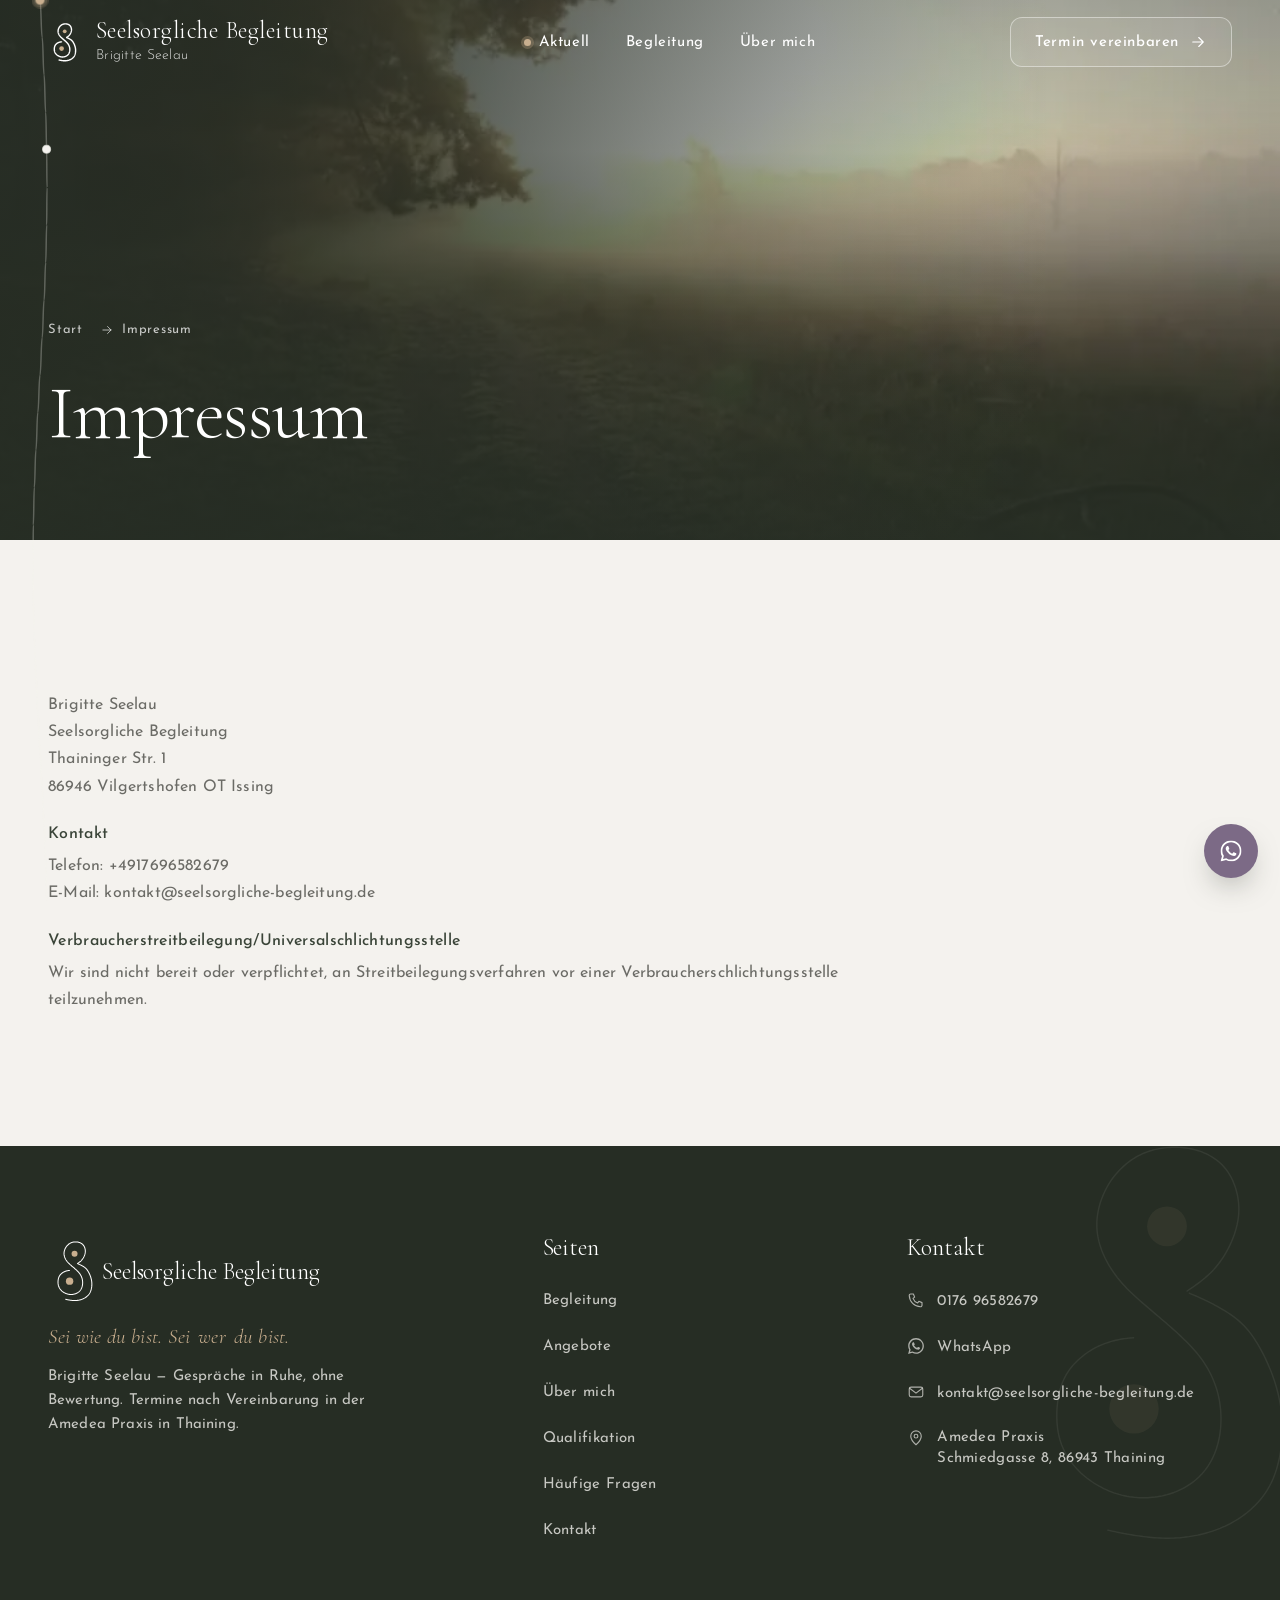
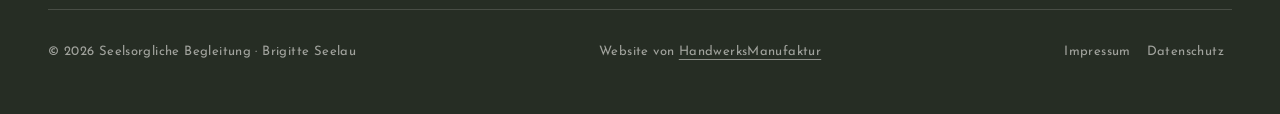
<file: impressum/index.html>
<!DOCTYPE html>
<html lang="de" class="kein-js">
<head>
<meta charset="UTF-8">
<meta name="viewport" content="width=device-width, initial-scale=1.0">
<title>Impressum | Seelsorgliche Begleitung</title>
<meta name="description" content="Impressum der Seelsorglichen Begleitung von Brigitte Seelau, Thaining: Anbieterkennzeichnung und Kontakt nach § 5 DDG.">
<link rel="canonical" href="https://seelsorgliche-begleitung.de/impressum/">
<meta name="robots" content="index, follow, max-image-preview:large">
<meta name="author" content="Brigitte Seelau">
<meta property="og:site_name" content="Seelsorgliche Begleitung">
<meta property="og:locale" content="de_DE">
<meta property="og:url" content="https://seelsorgliche-begleitung.de/impressum/">
<meta property="og:title" content="Impressum | Seelsorgliche Begleitung">
<meta property="og:description" content="Impressum der Seelsorglichen Begleitung von Brigitte Seelau, Thaining: Anbieterkennzeichnung und Kontakt nach § 5 DDG.">
<meta property="og:type" content="website">
<meta property="og:image" content="https://seelsorgliche-begleitung.de/assets/img/og.jpg">
<meta property="og:image:alt" content="Seelsorgliche Begleitung — Brigitte Seelau, Thaining">
<meta name="twitter:card" content="summary_large_image">
<meta name="theme-color" content="#F4F2EE">
<link rel="icon" href="/assets/img/favicon.svg" type="image/svg+xml">
<link rel="icon" type="image/png" sizes="32x32" href="/assets/img/favicon-32.png">
<link rel="apple-touch-icon" href="/assets/img/favicon-180.png">
<link rel="preload" href="/assets/font/cormorant-300.woff2" as="font" type="font/woff2" crossorigin media="(min-width:641px)">
<link rel="preload" href="/assets/font/cormorant-500.woff2" as="font" type="font/woff2" crossorigin media="(max-width:640px)">
<link rel="preload" href="/assets/font/josefin-var.woff2" as="font" type="font/woff2" crossorigin>
<style>/* Schriften lokal — keine Verbindung nach draußen. Cormorant Garamond Light (300, wie auf der bisherigen Seite) + Medium (500, Überschriften am Handy) und Josefin Sans als variable Schrift (300–600). */
@font-face{font-family:"Cormorant Garamond";font-style:normal;font-weight:300;font-display:swap;src:url(/assets/font/cormorant-300.woff2) format("woff2")}
@font-face{font-family:"Cormorant Garamond";font-style:normal;font-weight:500;font-display:swap;src:url(/assets/font/cormorant-500.woff2) format("woff2")}
@font-face{font-family:"Cormorant Garamond";font-style:italic;font-weight:300;font-display:swap;src:url(/assets/font/cormorant-300i.woff2) format("woff2")}
@font-face{font-family:"Josefin Sans";font-style:normal;font-weight:100 700;font-display:swap;src:url(/assets/font/josefin-var.woff2) format("woff2")}
@font-face{font-family:"Cormorant Fallback";src:local("Georgia"),local("Times New Roman");size-adjust:86%;ascent-override:90%;descent-override:26%;line-gap-override:0%}
@font-face{font-family:"Josefin Fallback";src:local("Helvetica Neue"),local("Arial");size-adjust:101%;ascent-override:95%;descent-override:22%;line-gap-override:0%}</style>
<link rel="preload" as="image" href="/assets/img/poster-uebergaenge.webp" fetchpriority="high">
<style>/* Seelsorgliche Begleitung — Brigitte Seelau, Thaining · Neubau 22.10.2026
   Signatur „Der gemeinsame Weg“: die Haarlinie des Logos zieht als Weg durch die Seite, zwei goldene Punkte gehen mit.
   Farben aus dem Logo: Salbei #4F5B4B · Lila #7C6A86 · Gold #C9AF8F · Creme #F4F2EE · Text #4A4A4A. */
:root{
  --salbei:#4F5B4B; --salbei-tief:#3A4438; --tinte:#262D24; --tinte-2:#30392E;
  --lila:#7C6A86; --lila-tief:#655572; --gold:#C9AF8F; --gold-text:#7A6244;
  --creme:#F4F2EE; --creme-2:#EBE8E1; --weiss:#FFFFFF; --text:#4A4A4A; --grau:#6B6B66;
  --linie:rgba(79,91,75,.14); --linie-hell:rgba(244,242,238,.16);
  --r:22px; --r-s:14px; --r-k:12px; --wrap:1240px;
  --serif:"Cormorant Garamond","Cormorant Fallback",Georgia,serif;
  --sans:"Josefin Sans","Josefin Fallback",system-ui,sans-serif;
  --ease:cubic-bezier(.2,.7,.3,1); --schnell:.3s; --druck:.97;
}
*{box-sizing:border-box;margin:0;padding:0}
html{scroll-behavior:smooth;-webkit-text-size-adjust:100%}
body{font:400 18px/1.7 var(--sans);letter-spacing:.01em;color:var(--text);background:var(--creme);overflow-x:clip;font-synthesis:none}
img,video{display:block;max-width:100%}
img{height:auto}
a{color:inherit;text-decoration:none}
button{font:inherit;color:inherit;background:none;border:0;cursor:pointer}
ul,ol{list-style:none}
h1,h2,h3,h4{font-family:var(--serif);font-weight:300;line-height:1.08;letter-spacing:-.015em;text-wrap:balance;hyphens:manual;-webkit-hyphens:manual;overflow-wrap:break-word}
h1{font-size:clamp(2.8rem,6vw,5.2rem);line-height:1.02;letter-spacing:-.02em}
h2{font-size:clamp(2rem,3.8vw,3.3rem);line-height:1.1}
h3{font-size:clamp(1.45rem,2vw,1.8rem);letter-spacing:-.005em;line-height:1.15}
p{max-width:62ch;text-wrap:pretty}
.wrap{width:100%;max-width:var(--wrap);margin:0 auto;padding:0 28px}
section{position:relative;padding:120px 0}
section.pt0{padding-top:0}
.weiss{background:var(--weiss)}
::selection{background:var(--lila);color:#fff}
.skip{position:absolute;left:-9999px;top:16px;z-index:300;background:var(--tinte);color:#fff;padding:12px 18px;border-radius:var(--r-k)}
.skip:focus{left:16px}
:focus-visible{outline:2px solid var(--lila);outline-offset:3px;border-radius:6px}
[id]{scroll-margin-top:96px}

/* ---------- Icons, Kicker (zwei Punkte — das Zeichen wiederholt sich) */
.ic{width:24px;height:24px;fill:none;stroke:currentColor;stroke-width:1.5;stroke-linecap:round;stroke-linejoin:round;flex:none}
.ic-marke{stroke:none;transform:scale(.88)}
.kicker{display:inline-flex;align-items:center;gap:12px;font:500 13px/1 var(--sans);letter-spacing:.22em;text-transform:uppercase;color:var(--salbei);margin-bottom:20px}
.kicker::before{content:"";width:6px;height:6px;border-radius:50%;background:var(--gold);box-shadow:11px 0 0 var(--gold);margin-right:11px;flex:none}
.kicker.hell{color:#fff}
.lead{font-size:clamp(1.1rem,1.4vw,1.25rem);line-height:1.6;color:var(--grau);font-weight:300}
.kursiv{font-family:var(--serif);font-style:italic}

/* ---------- Knöpfe (Druck-Feedback auf pointer-down, 12-px-Radius für alle) */
.btn{--s:1;position:relative;display:inline-flex;align-items:center;gap:10px;padding:15px 24px;border-radius:var(--r-k);font:500 15px/1 var(--sans);letter-spacing:.04em;overflow:hidden;min-height:50px;white-space:nowrap;transition:transform var(--schnell) var(--ease),box-shadow var(--schnell) var(--ease),background var(--schnell) var(--ease),border-color var(--schnell) var(--ease);transform:translate(var(--mx,0),var(--my,0)) scale(var(--s))}
.btn .ic{width:18px;height:18px;transition:transform var(--schnell) var(--ease)}
.btn:hover .ic{transform:translateX(4px)}
.btn:active{--s:var(--druck);transition-duration:.1s}
.btn-lila{background:var(--lila);color:#fff;box-shadow:0 12px 28px -14px rgba(124,106,134,.7)}
.btn-lila:hover{background:var(--lila-tief);box-shadow:0 16px 32px -14px rgba(124,106,134,.8);--my:-2px}
.btn-lila::after{content:"";position:absolute;inset:0;background:linear-gradient(105deg,transparent 35%,rgba(255,255,255,.22) 50%,transparent 65%);transform:translateX(-130%);transition:transform .4s var(--ease)}
.btn-lila:hover::after{transform:translateX(130%)}
.btn-hell{background:rgba(255,255,255,.12);color:#fff;border:1px solid rgba(255,255,255,.5);backdrop-filter:blur(10px);-webkit-backdrop-filter:blur(10px)}
.btn-hell:hover{background:rgba(255,255,255,.22);--my:-2px}
.btn-linie{color:var(--salbei);border:1.5px solid rgba(79,91,75,.35);background:transparent}
.btn-linie:hover{border-color:var(--salbei);background:rgba(79,91,75,.06);--my:-2px}
.text-link{display:inline-flex;align-items:center;gap:8px;min-height:44px;font:500 15px/1 var(--sans);letter-spacing:.04em;color:var(--salbei);text-decoration:underline;text-decoration-thickness:1px;text-underline-offset:6px;text-decoration-color:transparent;transition:text-decoration-color var(--schnell),color var(--schnell)}
.text-link:hover{text-decoration-color:var(--gold)}
.text-link .ic{width:16px;height:16px;transition:transform var(--schnell) var(--ease)}
.text-link:hover .ic{transform:translateX(4px)}
.knoepfe{display:flex;gap:12px;flex-wrap:wrap}
a[href]:not(.btn):not(.lp-karte):not(.angebot):active,button:not(.btn):active{opacity:.6;transition-duration:.1s}

/* ---------- Kopf: durchsichtig über dem Video, fest beim Scrollen */
header{position:fixed;inset:0 0 auto 0;z-index:60;transition:transform .4s var(--ease),background .4s var(--ease),box-shadow .4s var(--ease);background:transparent;color:var(--text)}
header.ueber-dunkel:not(.fest){color:#fff}
header.oben-weg{transform:translateY(-100%)}
header.fest{background:rgba(244,242,238,.84);backdrop-filter:blur(18px) saturate(140%);-webkit-backdrop-filter:blur(18px) saturate(140%);box-shadow:0 1px 0 rgba(79,91,75,.1);color:var(--text)}
header .wrap{display:flex;align-items:center;justify-content:space-between;min-height:84px;gap:20px}
.marke{display:flex;align-items:center;gap:14px;min-height:44px;color:inherit}
.marke-zeichen{width:34px;height:47px}
.marke b{font:300 24px/1 var(--serif);letter-spacing:.02em;white-space:nowrap;color:inherit}
.marke b small{display:block;font:400 13px/1 var(--sans);letter-spacing:.14em;text-transform:uppercase;margin-top:6px;opacity:.78}
.zeichen .haar{fill:none;stroke:currentColor;stroke-width:1.4;stroke-linecap:round;stroke-linejoin:round;vector-effect:non-scaling-stroke}
.zeichen .punkt{fill:var(--gold)}
nav.haupt ul{display:flex;gap:4px}
nav.haupt a{position:relative;display:block;padding:15px 16px;font:400 15px/1 var(--sans);letter-spacing:.04em;border-radius:var(--r-k);transition:background var(--schnell),color var(--schnell)}
nav.haupt a::after{content:"";position:absolute;left:50%;bottom:7px;width:5px;height:5px;border-radius:50%;background:var(--gold);transform:translateX(-50%) scale(0);transition:transform var(--schnell) var(--ease)}
nav.haupt a:hover{background:rgba(79,91,75,.08)}
header.ueber-dunkel:not(.fest) nav.haupt a:hover{background:rgba(255,255,255,.12)}
nav.haupt a.aktiv::after{transform:translateX(-50%) scale(1)}
.header-cta{display:flex;align-items:center;gap:10px}
.menu-knopf{display:none;width:48px;height:48px;border-radius:50%;background:var(--salbei);color:#fff;place-items:center;transition:background var(--schnell)}
.menu-knopf span{display:block;width:20px;height:1.5px;background:#fff;position:relative;transition:background .2s}
.menu-knopf span::before,.menu-knopf span::after{content:"";position:absolute;left:0;width:20px;height:1.5px;background:#fff;transition:transform .3s var(--ease),top .3s var(--ease)}
.menu-knopf span::before{top:-6px} .menu-knopf span::after{top:6px}
body.menu-offen .menu-knopf span{background:transparent}
body.menu-offen .menu-knopf span::before{top:0;transform:rotate(45deg)} body.menu-offen .menu-knopf span::after{top:0;transform:rotate(-45deg)}
.menu-flaeche{position:fixed;inset:0;z-index:55;background:var(--creme);color:var(--text);padding:140px 28px 40px;display:flex;flex-direction:column;justify-content:space-between;opacity:0;visibility:hidden;transform:translateY(-2%);transition:opacity .4s var(--ease),transform .4s var(--ease),visibility 0s .4s;overscroll-behavior:contain}
.menu-flaeche[hidden]{display:none}
body.menu-offen .menu-flaeche{opacity:1;visibility:visible;transform:none;transition-delay:0s}
.menu-flaeche ul{display:grid;gap:2px}
.menu-flaeche li a{display:flex;align-items:center;gap:16px;padding:12px 0;font:300 clamp(1.7rem,6.5vw,2.3rem)/1.1 var(--serif);opacity:0;transform:translateY(12px);transition:opacity .4s var(--ease),transform .4s var(--ease);transition-delay:calc(.05s * var(--i,0))}
.menu-flaeche li a::before{content:"";width:7px;height:7px;border-radius:50%;background:var(--gold);flex:none;transition:transform var(--schnell) var(--ease)}
.menu-flaeche li a.aktiv::before{box-shadow:0 0 0 4px rgba(201,175,143,.3)}
.menu-flaeche li a:hover::before{transform:scale(1.4)}
body.menu-offen .menu-flaeche li a{opacity:1;transform:none}
.menu-flaeche .unten{font-size:14px;letter-spacing:.02em;color:var(--grau);display:grid;gap:4px}
.menu-flaeche .unten a{min-height:44px;display:inline-flex;align-items:center;gap:10px;color:var(--text)}
.menu-flaeche .unten .ic{width:18px;height:18px;color:var(--salbei)}
.menu-zeichen{position:absolute;right:-30px;bottom:-30px;width:min(60vw,300px);opacity:.1;pointer-events:none;color:var(--salbei)}
.menu-zeichen svg{width:100%;height:auto}

/* ---------- Der Weg (Signatur): die Haarlinie links, füllt sich mit dem Scrollen, zwei goldene Punkte gehen mit */
.wegbahn{position:fixed;left:16px;top:0;bottom:0;width:48px;z-index:40;pointer-events:none;--p:0}
.wegbahn-svg{position:absolute;inset:0;width:48px;height:100%;overflow:visible}
.wegbahn .bahn{fill:none;stroke:rgba(79,91,75,.18);stroke-width:1.5;stroke-linecap:round}
.wegbahn .fluss{fill:none;stroke:var(--salbei);stroke-width:1.5;stroke-linecap:round}
.wegbahn .geher{position:absolute;left:0;top:0;width:9px;height:9px;border-radius:50%;background:var(--gold);transform:translate(-50%,-50%);box-shadow:0 0 0 4px rgba(201,175,143,.22);will-change:transform}
.wegbahn .geher.g2{width:7px;height:7px;opacity:.85;box-shadow:0 0 0 3px rgba(201,175,143,.18)}
.wegbahn .punkt{position:absolute;left:0;top:0;width:44px;height:44px;transform:translate(-50%,-50%);pointer-events:auto;border-radius:50%}
.wegbahn .punkt::before{content:"";position:absolute;left:50%;top:50%;width:9px;height:9px;border-radius:50%;background:var(--creme);border:1.5px solid rgba(79,91,75,.35);transform:translate(-50%,-50%) scale(.85);transition:transform .35s var(--ease),border-color .35s,background .35s,box-shadow .35s}
.wegbahn .punkt.an::before{background:var(--gold);border-color:var(--gold);transform:translate(-50%,-50%) scale(1.1);box-shadow:0 0 0 5px rgba(201,175,143,.2)}
.wegbahn .punkt i{position:absolute;left:34px;top:50%;transform:translateY(-50%) translateX(-6px);white-space:nowrap;font:500 13px/1 var(--sans);letter-spacing:.14em;text-transform:uppercase;color:var(--salbei-tief);background:rgba(244,242,238,.94);padding:8px 12px;border-radius:999px;opacity:0;transition:opacity .25s,transform .25s var(--ease);font-style:normal;box-shadow:0 8px 22px -10px rgba(38,45,36,.3)}
.wegbahn .punkt:hover i,.wegbahn .punkt.an.frisch i{opacity:1;transform:translateY(-50%) translateX(0)}
body.dunkel-oben .wegbahn .bahn{stroke:rgba(244,242,238,.28)}
body.dunkel-oben .wegbahn .fluss{stroke:var(--gold)}
@media (max-width:1180px){.wegbahn{display:none}}

/* ---------- Cursor: zwei goldene Punkte, die mitgehen */
.cursor{position:fixed;left:0;top:0;z-index:100;pointer-events:none}
.cursor i{position:fixed;left:0;top:0;width:8px;height:8px;border-radius:50%;background:var(--gold);transform:translate(-50%,-50%);opacity:0;transition:width .25s var(--ease),height .25s var(--ease),background .25s,opacity .3s,border-color .25s;border:1.5px solid transparent}
.cursor i+i{width:5px;height:5px;opacity:0}
.cursor.an i{opacity:.95}
.cursor.an i+i{opacity:.7}
.cursor.link i:first-child{width:40px;height:40px;background:rgba(201,175,143,.14);border-color:var(--gold)}
.cursor.foto i:first-child{width:64px;height:64px;background:rgba(201,175,143,.1);border-color:rgba(201,175,143,.7)}
@media (hover:none),(max-width:900px){.cursor{display:none}}

/* ---------- Intro (einmal, beim Kommen von außen): die Linie zeichnet sich, die beiden Punkte setzen sich */
.intro{position:fixed;inset:0;z-index:200;background:var(--creme);display:grid;place-items:center;color:var(--salbei);transition:opacity .5s var(--ease),visibility 0s .5s}
.intro.weg{opacity:0;visibility:hidden}
.intro svg{width:min(34vw,200px);height:auto;overflow:visible}
.intro .haar{stroke-dasharray:1;stroke-dashoffset:1;animation:zeichnen .8s var(--ease) .1s forwards}
.intro .haar+.haar{animation-delay:.5s}
.intro .punkt{transform:scale(0);transform-origin:center;transform-box:fill-box;animation:setzen .4s var(--ease) 1s forwards}
.intro .punkt+.punkt{animation-delay:1.1s}
.intro .wort{position:absolute;bottom:17vh;left:0;right:0;text-align:center;font:300 clamp(1.1rem,2.6vw,1.6rem)/1 var(--serif);letter-spacing:.32em;text-transform:uppercase;color:var(--salbei-tief);opacity:0;animation:auftauchen .6s var(--ease) 1s forwards;padding:0 20px}
@keyframes zeichnen{to{stroke-dashoffset:0}}
@keyframes setzen{from{transform:scale(0)}60%{transform:scale(1.25)}to{transform:scale(1)}}
@keyframes auftauchen{from{opacity:0;transform:translateY(8px);filter:blur(6px)}to{opacity:1;transform:none;filter:blur(0)}}
html.ankunft .intro{display:none}

/* ---------- Seitenwechsel: weiche Blende */
.blende{position:fixed;inset:0;z-index:190;background:var(--creme);opacity:0;visibility:hidden;pointer-events:none;transition:opacity .35s var(--ease),visibility 0s .35s}
.blende.los{opacity:1;visibility:visible;transition:opacity .35s var(--ease)}
html.ankunft .blende{visibility:visible;opacity:1;animation:blendeWeg .6s var(--ease) .05s forwards}
@keyframes blendeWeg{to{opacity:0;visibility:hidden}}

/* ---------- Reveal (additiv — ohne JS ist alles sichtbar) */
/* Reveal über `translate`, Hover über `transform` — so überschreibt der Reveal keine Hover-Antwort */
.js .rev{opacity:0;translate:0 22px;filter:blur(3px);transition:opacity .4s var(--ease),translate .4s var(--ease),filter .4s var(--ease)}
.js .rev.da{opacity:1;translate:none;filter:blur(0)}
.js .rev.v2{transition-delay:.1s}.js .rev.v3{transition-delay:.2s}.js .rev.v4{transition-delay:.3s}.js .rev.v5{transition-delay:.4s}
/* Hero-Text ist ab dem ersten Bild sichtbar (größtes Element auf dem Handy, LCP): nur ein kurzes Gleiten, kein Ausblenden */
.js .hero .rev{opacity:1;filter:none;translate:none;transition:none;animation:heroRein .5s var(--ease) both}
.js .hero .rev.v2{animation-delay:.08s}.js .hero .rev.v3{animation-delay:.16s}
@keyframes heroRein{from{transform:translateY(14px)}to{transform:none}}
.js .worte i{display:inline-block;font-style:inherit;opacity:0;transform:translateY(.4em);filter:blur(4px);transition:opacity .4s var(--ease),transform .4s var(--ease),filter .4s var(--ease);transition-delay:calc(var(--i) * .045s)}
.js .worte.da i{opacity:1;transform:none;filter:blur(0)}
/* Bilder öffnen sich weich: Rahmen weitet sich, das Motiv kommt näher */
.js .oeffnet{clip-path:inset(9% 7% round var(--r));transition:clip-path .4s var(--ease)}
.js .oeffnet img,.js .oeffnet video{transform:scale(1.08);transition:transform .6s var(--ease)}
.js .oeffnet.da{clip-path:inset(0 0 round var(--r))}
.js .oeffnet.da img,.js .oeffnet.da video{transform:none}

/* ---------- Hero */
.hero{position:relative;min-height:100svh;display:flex;align-items:flex-end;color:#fff;overflow:hidden;background:var(--tinte);padding:0}
.hero .medien{position:absolute;inset:0}
.hero video,.hero .medien img{width:100%;height:100%;object-fit:cover;position:absolute;inset:0}
.hero .schleier{position:absolute;inset:0;background:
  linear-gradient(to right,rgba(38,45,36,.86) 0,rgba(38,45,36,.66) 36%,rgba(38,45,36,.2) 64%,transparent 82%),
  linear-gradient(to top,rgba(38,45,36,.92) 0,rgba(38,45,36,.5) 40%,rgba(38,45,36,.26) 72%,rgba(38,45,36,.38) 100%)}
.hero-inhalt{position:relative;padding-top:184px;padding-bottom:152px;display:grid;grid-template-columns:1.15fr .85fr;gap:40px;align-items:end}
.hero h1{max-width:19ch;color:#fff;text-wrap:balance}
.hero-klein h1{max-width:22ch}
.hero .lead{color:rgba(255,255,255,.94);margin:24px 0 32px;max-width:48ch}
.hero .krumen{margin-bottom:22px}
.hero-zeichen{justify-self:end;width:min(26vw,300px);--p:.35;color:rgba(255,255,255,.92)}
.hero-zeichen svg{width:100%;height:auto;overflow:visible}
.scroll-zeichen .haar{stroke-width:1.2;stroke-dasharray:1;stroke-dashoffset:calc(1 - var(--p));transition:stroke-dashoffset .15s var(--ease)}
.scroll-zeichen .punkt{transform-box:fill-box;transform-origin:center;transform:scale(clamp(0,calc(var(--p) * 2.2 - 1.2),1));transition:transform .15s var(--ease)}
.hero-klein{min-height:60svh}
.hero-klein .hero-inhalt{grid-template-columns:1fr;padding-top:160px;padding-bottom:88px}
.krumen{display:flex;gap:8px;align-items:center;font:400 13px/1 var(--sans);letter-spacing:.06em;color:rgba(255,255,255,.75);margin-bottom:22px;flex-wrap:wrap}
.krumen a{min-height:44px;min-width:44px;display:inline-flex;align-items:center;transition:color var(--schnell)} .krumen a:hover{color:#fff}
.krumen .ic{width:14px;height:14px}

/* ---------- Statement (füllt sich wortweise durch die Bildmitte, beide Richtungen) */
.statement{--p:0;text-align:center;padding:120px 0}
.hero + .statement{padding:184px 0 128px}
.statement h2{font-size:clamp(1.9rem,4.2vw,3.5rem);line-height:1.15;max-width:22ch;margin:0 auto;letter-spacing:-.015em}
.statement h2 i{font-style:normal;opacity:.18;transition:opacity .3s}
.statement h2 i.an{opacity:1}
.statement .lead{margin:22px auto 0;text-align:center;max-width:40ch}
.statement-punkte{display:flex;justify-content:center;gap:10px;margin-bottom:30px}
.statement-punkte i{width:7px;height:7px;border-radius:50%;background:var(--gold);display:block}
.statement-punkte i+i{width:5px;height:5px;margin-top:1px}

/* ---------- Duo (Bild + Text, beide Spalten gleich hoch) */
.duo{display:grid;grid-template-columns:1fr 1fr;gap:64px;align-items:stretch}
.duo.rechts .bildseite{order:2}
.duo>div:not(.bildseite){align-content:center;display:grid;gap:0}
.bildseite{position:relative;min-height:500px}
.foto{border-radius:var(--r);overflow:hidden;background:var(--creme-2);position:absolute;inset:0}
.foto img{width:100%;height:100%;object-fit:cover}
.js .foto.oeffnet.da:hover img{transform:scale(1.035)}
.notiz{position:absolute;left:-18px;bottom:28px;background:#fff;border-radius:var(--r-s);padding:16px 20px;box-shadow:0 24px 48px -24px rgba(38,45,36,.4);display:flex;align-items:center;gap:14px;max-width:290px;z-index:2}
.notiz .ic{width:30px;height:30px;color:var(--salbei)}
.notiz b{display:block;font:500 15px/1.25 var(--sans);letter-spacing:.02em} .notiz span{font-size:13px;letter-spacing:.02em;color:var(--grau)}
.duo h2{margin-bottom:20px}
.duo p+p{margin-top:14px}
.duo .btn{margin-top:28px;justify-self:start}
.duo .text-link{margin-top:20px;justify-self:start}
.duo .knoepfe{margin-top:28px}
.kopf{max-width:720px;margin-bottom:56px}
.kopf.mitte{margin-left:auto;margin-right:auto;text-align:center}
.kopf.mitte .kicker{justify-content:center}
.kopf h2{margin-bottom:16px}
.kopf-zeile{display:flex;justify-content:space-between;align-items:end;gap:32px;margin-bottom:56px;flex-wrap:wrap}
.kopf-zeile .kopf{margin-bottom:0}

/* ---------- „Wenn …“ — fünf Anlässe entlang des Weges */
.wenn{position:relative;display:grid;gap:4px;margin:8px 0 28px;padding-left:2px}
.wenn::before{content:"";position:absolute;left:5px;top:18px;bottom:18px;width:1px;background:var(--linie)}
.wenn li{display:grid;grid-template-columns:auto 1fr;gap:18px;align-items:center;font:300 clamp(1.3rem,1.8vw,1.55rem)/1.3 var(--serif);padding:8px 0;transition:transform var(--schnell) var(--ease)}
.wenn li i{width:11px;height:11px;border-radius:50%;background:var(--creme);border:1.5px solid var(--gold);display:block;transition:background var(--schnell),transform var(--schnell) var(--ease)}
.wenn li:hover{transform:translateX(6px)} .wenn li:hover i{background:var(--gold);transform:scale(1.2)}

/* ---------- Lebensphasen-Karten (Naturvideo beim Drübergehen, am Handy im Bild) */
.lp-raster{display:grid;grid-template-columns:repeat(3,minmax(0,1fr));gap:18px}
.lp-karte{position:relative;display:block;border-radius:var(--r);overflow:hidden;background:#fff;border:1px solid var(--linie);isolation:isolate;transform:translateZ(0);transition:transform .4s var(--ease),box-shadow .4s var(--ease),border-color .4s;min-height:320px}
.lp-raster.klein .lp-karte{min-height:200px;background:#fff}
.weiss .lp-raster.klein .lp-karte{background:var(--creme)}
.lp-karte:hover,.lp-karte:focus-visible,.lp-karte.sb-an{transform:translateY(-4px);box-shadow:0 30px 50px -32px rgba(38,45,36,.5);border-color:transparent}
.lp-karte:active{transform:scale(var(--druck));transition-duration:.1s}
.lp-video,.lp-schleier{position:absolute;inset:0;width:100%;height:100%;object-fit:cover;opacity:0;z-index:-1;pointer-events:none;transition:opacity .4s var(--ease)}
.lp-schleier{background:linear-gradient(180deg,rgba(38,45,36,.36) 0%,rgba(38,45,36,.72) 100%)}
.lp-karte.sb-an .lp-video,.lp-karte.sb-an .lp-schleier{opacity:1}
.lp-text{position:relative;padding:30px 28px;display:flex;flex-direction:column;height:100%;min-height:inherit}
.lp-ico{width:50px;height:50px;border-radius:50%;background:var(--creme);display:grid;place-items:center;color:var(--salbei);margin-bottom:auto;transition:background .4s,color .4s,transform .4s var(--ease)}
.lp-raster.klein .lp-ico{background:var(--creme)}
.weiss .lp-raster.klein .lp-ico{background:#fff}
.lp-karte h3{margin-top:28px;transition:color .4s}
.lp-karte p{font-size:15.5px;line-height:1.6;color:var(--grau);margin-top:10px;transition:color .4s}
.lp-karte.sb-an h3,.lp-karte.sb-an p{color:#fff}
.lp-karte.sb-an .lp-ico{background:rgba(255,255,255,.14);color:var(--gold);transform:translateY(-2px)}
.lp-pfeil{position:absolute;right:22px;top:22px;width:36px;height:36px;border-radius:50%;border:1px solid var(--linie);display:grid;place-items:center;color:var(--salbei);transition:background .4s,color .4s,border-color .4s,transform .4s var(--ease)}
.lp-pfeil .ic{width:16px;height:16px}
.lp-karte:hover .lp-pfeil,.lp-karte.sb-an .lp-pfeil{background:var(--gold);border-color:var(--gold);color:var(--tinte);transform:rotate(-45deg)}

/* ---------- Angebote als Register (01–04) */
.angebote{display:grid}
.angebot{display:grid;grid-template-columns:88px 1fr 340px;gap:32px;align-items:stretch;padding:40px 0;border-top:1px solid var(--linie);color:inherit;transition:background .4s var(--ease);position:relative}
.angebot:last-child{border-bottom:1px solid var(--linie)}
.angebot>*{display:grid;align-content:center}
.angebot .nr{font:300 clamp(2.4rem,4vw,3.6rem)/1 var(--serif);letter-spacing:-.02em;color:var(--gold);transition:color .4s,transform .4s var(--ease)}
.angebot:hover .nr,.angebot:focus-visible .nr,.angebot.sb-an .nr{color:var(--salbei);transform:translateX(6px)}
.angebot h3{font-size:clamp(1.6rem,2.3vw,2.1rem)}
.angebot .unter{display:block;font:500 13px/1 var(--sans);letter-spacing:.18em;text-transform:uppercase;color:var(--salbei);margin:10px 0 14px}
.angebot p{font-size:16px;color:var(--grau);line-height:1.65}
.angebot-medien{display:grid;align-content:center}
.angebot-ende{display:grid;align-content:center;justify-content:end}
.angebot-video{aspect-ratio:16/9;border-radius:var(--r);overflow:hidden;background:var(--creme-2);position:relative}
.angebot-video video{width:100%;height:100%;object-fit:cover;transition:transform .4s var(--ease)}
.angebot:hover .angebot-video video,.angebot.sb-an .angebot-video video{transform:scale(1.03)}
.angebot.kurz{grid-template-columns:88px 1fr 44px}
.angebot.kurz .unter{margin-bottom:0}
.angebot-pfeil{width:44px;height:44px;border-radius:50%;border:1px solid var(--linie);display:grid;place-items:center;color:var(--salbei);transition:background .4s,color .4s,border-color .4s,transform .4s var(--ease)}
.angebot.kurz:hover .angebot-pfeil{background:var(--lila);border-color:var(--lila);color:#fff;transform:translateX(4px)}
.angebot.kurz:active{opacity:.7;transition-duration:.1s}

/* ---------- Gespräch: drei Zeilen mit Zeichen */
.gespraech{display:block;margin-top:8px}
.gespraech li{display:grid;grid-template-columns:52px 1fr;gap:22px;align-items:stretch;padding:22px 0;border-top:1px solid var(--linie);transition:transform var(--schnell) var(--ease)}
.gespraech li:last-child{border-bottom:1px solid var(--linie)}
.g-spalte{display:grid;align-content:start}
.g-ico{width:52px;height:52px;border-radius:50%;background:var(--creme);display:grid;place-items:center;color:var(--salbei);transition:background var(--schnell),color var(--schnell)}
.gespraech li:hover{transform:translateX(6px)} .gespraech li:hover .g-ico{background:var(--salbei);color:var(--creme)}
.gespraech h3{font-size:1.45rem;margin-bottom:6px}
.gespraech p{font-size:16px;color:var(--grau);line-height:1.6}

/* ---------- Zitat-Band mit Video · Haltungs-Band mit Foto */
.zitat,.band{position:relative;overflow:hidden;color:#fff;background:var(--tinte);padding:128px 0;display:grid;align-items:center;min-height:68vh}
.zitat .medien,.band .bg{position:absolute;inset:0}
.zitat video,.band .bg img{width:100%;height:100%;object-fit:cover;position:absolute;inset:0}
.zitat .schleier{position:absolute;inset:0;background:linear-gradient(180deg,rgba(38,45,36,.58) 0%,rgba(38,45,36,.5) 50%,rgba(38,45,36,.66) 100%)}
.band .bg video{position:absolute;inset:0;width:100%;height:100%;object-fit:cover}
.band-video .bg::after{background:linear-gradient(180deg,rgba(38,45,36,.34),rgba(38,45,36,.52) 45%,rgba(38,45,36,.7))!important}
.band .bg::after{content:"";position:absolute;inset:0;background:linear-gradient(180deg,rgba(38,45,36,.62),rgba(58,68,56,.78))}
.zitat .wrap,.band .wrap{position:relative;text-align:center;display:grid;justify-items:center}
.zitat-zeichen,.band-zeichen{display:block;width:54px;color:rgba(244,242,238,.9);margin-bottom:28px}
.zitat-zeichen svg,.band-zeichen svg{width:100%;height:auto}
.zitat blockquote p,.band blockquote p{font:300 clamp(1.8rem,3.6vw,3rem)/1.18 var(--serif);letter-spacing:-.015em;max-width:22ch;margin:0 auto;text-wrap:balance;color:#fff}
.zitat cite,.band cite{display:block;margin-top:26px;font:500 13px/1 var(--sans);letter-spacing:.24em;text-transform:uppercase;color:var(--gold);font-style:normal}

/* ---------- FAQ: Titel links, Liste rechts, erste Frage offen */
.faq-block{display:grid;grid-template-columns:.85fr 1.15fr;gap:64px;align-items:stretch}
.faq-block>div:first-child{align-content:start}
.faq-block .lead{margin:14px 0 18px}
.faq-item{border-top:1px solid var(--linie)}
.faq-item:last-child{border-bottom:1px solid var(--linie)}
.faq-frage{width:100%;display:flex;justify-content:space-between;align-items:center;gap:20px;text-align:left;padding:22px 0;font:300 1.45rem/1.3 var(--serif);min-height:48px;transition:color var(--schnell)}
.faq-frage:hover{color:var(--salbei)}
.faq-frage i{flex:none;width:34px;height:34px;border-radius:50%;border:1px solid rgba(79,91,75,.35);display:grid;place-items:center;position:relative;transition:transform .4s var(--ease),background .3s,border-color .3s}
.faq-frage i::before,.faq-frage i::after{content:"";position:absolute;left:50%;top:50%;width:12px;height:1.5px;background:var(--salbei);transform:translate(-50%,-50%);transition:transform .3s var(--ease),background .3s}
.faq-frage i::after{transform:translate(-50%,-50%) rotate(90deg)}
.faq-item.offen .faq-frage i{background:var(--salbei);border-color:var(--salbei)} .faq-item.offen .faq-frage i::before,.faq-item.offen .faq-frage i::after{background:#fff} .faq-item.offen .faq-frage i::after{transform:translate(-50%,-50%) rotate(0)}
.faq-antwort{display:grid;grid-template-rows:0fr;transition:grid-template-rows .4s var(--ease)}
.faq-antwort>div{overflow:hidden}
.faq-antwort p{padding:0 60px 26px 0;color:var(--grau);max-width:none;font-size:16px}
.faq-item.offen .faq-antwort{grid-template-rows:1fr}
html.kein-js .faq-antwort{grid-template-rows:1fr}
.direkt-anruf{display:flex;align-items:center;gap:10px;margin:0;color:var(--salbei)}
.direkt-anruf .ic{width:18px;height:18px}
.direkt-anruf a{font:500 15px/1 var(--sans);letter-spacing:.04em;color:var(--salbei);display:inline-flex;align-items:center;min-height:44px;text-decoration:underline;text-decoration-color:transparent;text-underline-offset:6px;transition:text-decoration-color var(--schnell)}
.direkt-anruf a:hover{text-decoration-color:var(--gold)}

/* ---------- Zeitleiste (Ausbildung): der Weg mit Punkten, füllt sich beim Scrollen */
.zeitleiste{--p:0;position:relative;display:grid;gap:0;margin-top:8px}
.zl-bahn{position:absolute;left:109px;top:22px;bottom:22px;width:1.5px;background:var(--linie);overflow:hidden}
.zl-fluss{position:absolute;left:0;top:0;width:100%;height:calc(var(--p) * 100%);background:var(--gold);transition:height .12s var(--ease)}
.zl{display:grid;grid-template-columns:92px 36px 1fr;gap:0 10px;align-items:center;padding:11px 0;transition:transform var(--schnell) var(--ease)}
.zl:hover{transform:translateX(5px)}
.zl .jahr{font:500 14px/1.3 var(--sans);letter-spacing:.06em;color:var(--salbei)}
.zl .pkt{display:grid;place-items:center}
.zl .pkt i{width:11px;height:11px;border-radius:50%;background:var(--creme);border:1.5px solid rgba(79,91,75,.4);display:block;transition:background .35s,border-color .35s,transform .35s var(--ease)}
.weiss .zl .pkt i{background:#fff}
.zl.an .pkt i{background:var(--gold);border-color:var(--gold);transform:scale(1.15)}
.zl .was{font:300 1.3rem/1.3 var(--serif)}

/* ---------- Abschluss-Band (auf jeder Seite gleich gebaut) */
.cta{position:relative;overflow:hidden;color:#fff;background:var(--tinte);padding:128px 0}
.cta .bg{position:absolute;inset:0}
.cta .bg img{position:absolute;inset:0;width:100%;height:100%;object-fit:cover;opacity:.38;filter:saturate(.85)}
.cta .bg::after{content:"";position:absolute;inset:0;background:radial-gradient(70% 90% at 50% 100%,rgba(124,106,134,.3),transparent),linear-gradient(to bottom,rgba(38,45,36,.55),rgba(38,45,36,.82))}
.cta .wrap{position:relative;text-align:center;display:grid;justify-items:center}
.cta-zeichen{width:50px;color:var(--gold);margin-bottom:26px}
.cta-zeichen svg{width:100%;height:auto}
.cta h2{max-width:18ch;margin:0 auto 16px;color:#fff}
.cta .lead{color:rgba(255,255,255,.82);margin:0 auto 36px;max-width:46ch;text-align:center}
.cta .knoepfe{justify-content:center}
.cta .oder{margin:22px auto 0;max-width:none;text-align:center;font-size:14px;letter-spacing:.02em;color:rgba(255,255,255,.7)} .cta .oder a{color:#fff;border-bottom:1px solid rgba(255,255,255,.4);transition:border-color var(--schnell)} .cta .oder a:hover{border-color:var(--gold)}

/* ---------- Kontakt: Infokarte und Formular gleich hoch */
.kontakt{display:grid;grid-template-columns:.85fr 1.15fr;gap:32px;align-items:stretch}
.info-karte{background:var(--tinte);color:var(--creme);border-radius:var(--r-s);padding:44px;display:flex;flex-direction:column;gap:26px;position:relative;overflow:hidden}
.info-karte .karte-zeichen{position:absolute;right:-50px;bottom:-40px;width:260px;opacity:.1;color:var(--creme)}
.info-karte .karte-zeichen svg{width:100%;height:auto}
.info-karte h2{font-size:2rem;color:#fff}
.info-zeile{display:grid;grid-template-columns:auto 1fr;gap:16px;align-items:start;position:relative}
.info-zeile>.ic{width:22px;height:22px;color:var(--gold);margin-top:3px}
.info-zeile small{display:block;font:500 13px/1 var(--sans);letter-spacing:.18em;text-transform:uppercase;color:rgba(244,242,238,.6);margin-bottom:7px}
.info-zeile a,.info-zeile b{font-weight:500;font-size:17px;letter-spacing:.01em;color:#fff}
.info-zeile a{min-height:44px;display:inline-flex;align-items:center;margin:-10px 0;transition:color var(--schnell);overflow-wrap:anywhere}
.info-zeile a:hover{color:var(--gold)}
.info-zeile span{display:block;font-size:14px;letter-spacing:.02em;color:rgba(244,242,238,.72);margin-top:4px;line-height:1.5}
.formular{background:#fff;border-radius:var(--r-s);padding:44px;border:1px solid var(--linie);display:grid;gap:18px;align-content:start}
.formular .kicker{margin-bottom:0}
.formular h2{font-size:2rem}
.form-text{color:var(--grau);font-size:16px;max-width:none}
.feld{display:grid;gap:8px}
.feld label{font:500 13px/1 var(--sans);letter-spacing:.08em;text-transform:uppercase;color:var(--grau)}
.feld input,.feld textarea{width:100%;border:1.5px solid var(--linie);border-radius:var(--r-k);padding:15px 16px;font:inherit;font-size:16px;background:var(--creme);color:var(--text);transition:border-color var(--schnell),box-shadow var(--schnell),background var(--schnell)}
.feld input:hover,.feld textarea:hover{border-color:rgba(79,91,75,.35)}
.feld input:focus,.feld textarea:focus{outline:none;border-color:var(--lila);box-shadow:0 0 0 4px rgba(124,106,134,.14);background:#fff}
.feld textarea{min-height:150px;resize:vertical}
.zwei{display:grid;grid-template-columns:1fr 1fr;gap:16px}
.einv{display:grid;grid-template-columns:auto 1fr;gap:12px;align-items:start;font-size:14px}
.einv small{font-size:14px;letter-spacing:.02em;line-height:1.55;color:var(--grau);cursor:pointer}
.einv input{width:20px;height:20px;margin-top:2px;accent-color:var(--salbei)}
.einv a{color:var(--salbei);text-decoration:underline;text-underline-offset:3px}
.formular .btn{justify-self:start}
.formular .hp{position:absolute;left:-9999px;width:1px;height:1px;overflow:hidden}
.feld input.fehlt,.feld textarea.fehlt{border-color:#A8321F;box-shadow:0 0 0 4px rgba(168,50,31,.12)}
.form-meldung{font-size:14px;letter-spacing:.02em;line-height:1.5;margin:0;padding:12px 14px;border-radius:var(--r-k);display:flex;gap:10px;max-width:none}
.form-meldung[hidden]{display:none}
.form-meldung[data-art="fehler"]{background:rgba(168,50,31,.1);color:#8E2A19;font-weight:500}
.form-meldung[data-art="ok"]{background:rgba(79,91,75,.1);color:var(--salbei-tief);font-weight:500}
.form-meldung a{color:inherit;text-decoration:underline;font-weight:500}
/* Karte erst nach Klick (Zwei-Klick) */
.karte-platz{position:relative;width:100%;aspect-ratio:21/9;border-radius:var(--r);overflow:hidden;background:var(--creme-2);display:grid;place-items:center;min-height:380px}
.karte-platz>img{position:absolute;inset:0;width:100%;height:100%;object-fit:cover;opacity:.55;filter:saturate(.6)}
.karte-platz iframe{position:absolute;inset:0;width:100%;height:100%;border:0}
.karte-hinweis{position:relative;background:#fff;border-radius:var(--r-s);padding:30px 28px;text-align:center;display:grid;justify-items:center;gap:8px;max-width:380px;box-shadow:0 24px 48px -24px rgba(38,45,36,.4)}
.karte-pin{width:46px;height:46px;border-radius:50%;background:var(--creme);display:grid;place-items:center;color:var(--salbei);margin-bottom:4px}
.karte-hinweis b{font:300 1.5rem/1.2 var(--serif)}
.karte-hinweis>span{font-size:15px;color:var(--grau)}
.karte-hinweis .btn{margin-top:10px}
.karte-hinweis small{font-size:13px;letter-spacing:.02em;color:var(--grau);line-height:1.5;margin-top:4px}
.karte-hinweis small a{color:var(--salbei);text-decoration:underline;text-underline-offset:3px}

/* ---------- Fuß */
footer{background:var(--tinte);color:rgba(244,242,238,.78);padding:88px 0 40px;position:relative;overflow:hidden}
.fuss-zeichen{position:absolute;right:-70px;top:-50px;width:360px;opacity:.07;pointer-events:none;color:var(--creme)}
.fuss-zeichen svg{width:100%;height:auto}
.fuss{display:grid;grid-template-columns:1.4fr 1fr 1fr;gap:40px;position:relative}
.fuss-marke img{width:54px;height:75px;margin-bottom:18px}
.fuss h3{font:300 1.5rem/1.2 var(--serif);color:#fff;margin-bottom:16px}
.fuss ul{display:grid;gap:2px}
.fuss a{display:inline-flex;align-items:center;min-height:44px;min-width:44px;font-size:15px;letter-spacing:.02em;transition:color var(--schnell)} .fuss a:hover{color:#fff}
.fuss p{font-size:15px;letter-spacing:.01em;max-width:36ch;line-height:1.6}
.kontakt-liste li a{display:flex;align-items:flex-start;gap:12px;line-height:1.4;min-height:44px;padding:10px 0}
.kontakt-liste li a .ic{width:18px;height:18px;margin-top:2px;opacity:.85}
.kontakt-liste li a span{display:block;align-self:center}
.fuss-unten{margin-top:56px;padding-top:20px;border-top:1px solid var(--linie-hell);display:flex;justify-content:space-between;align-items:center;gap:20px;flex-wrap:wrap;font-size:13px;letter-spacing:.03em;color:rgba(244,242,238,.6)}
.fuss-unten a{min-height:44px;display:inline-flex;align-items:center;padding:0 8px;transition:color var(--schnell)} .fuss-unten a:hover{color:#fff}
.fuss-unten span:last-child a:first-child{margin-left:-8px}
.fuss-mitte a{padding:0;text-decoration:underline;text-decoration-thickness:1px;text-underline-offset:4px;text-decoration-color:rgba(244,242,238,.5)}
.fuss-mitte a:hover{text-decoration-color:var(--gold)}

/* ---------- Breitbild: Video über die volle Breite, Überschrift darauf */
.breitbild{position:relative;border-radius:var(--r);overflow:hidden;aspect-ratio:21/9;background:var(--tinte);isolation:isolate}
.breitbild video,.breitbild-grund{position:absolute;inset:0;width:100%;height:100%;object-fit:cover}
.breitbild-schleier{position:absolute;inset:0;background:linear-gradient(200deg,rgba(38,45,36,0) 30%,rgba(38,45,36,.72) 100%)}
.breitbild-text{position:absolute;left:56px;bottom:52px;width:min(640px,calc(100% - 420px));color:#fff;z-index:1}
.breitbild-text h2{color:#fff;font-size:clamp(2rem,4.4vw,3.6rem);line-height:1.08;margin-top:12px}
.bb-dauer{position:absolute;right:36px;bottom:30px;z-index:1;display:flex;align-items:center;gap:10px;margin:0;max-width:none;font:400 14px/1.3 var(--sans);letter-spacing:.06em;color:rgba(255,255,255,.88)}
.bb-dauer .ic{width:18px;height:18px;color:var(--gold);flex:none}
/* ---------- Die Anlässe als Weg: eine Haarlinie, fünf Haltepunkte */
.wenn-weg{position:relative;list-style:none;display:grid;grid-template-columns:repeat(5,1fr);gap:28px;margin:72px 0 0;padding:0}
.ww-linie{position:absolute;left:4px;right:4px;top:5px;height:1px;background:linear-gradient(90deg,var(--salbei),rgba(79,91,75,.25))}
.wenn-weg li{position:relative;display:grid;align-content:start;gap:18px;font:300 1.35rem/1.3 var(--serif);color:var(--tinte)}
.ww-punkt{width:11px;height:11px;border-radius:50%;background:var(--gold);box-shadow:0 0 0 6px var(--creme);position:relative;z-index:1}
.wenn-weg li:nth-child(even) .ww-punkt{width:8px;height:8px;margin:1.5px}
.weg-ende{margin-top:44px;display:flex;justify-content:flex-end}
@media (max-width:900px){
  .breitbild{aspect-ratio:4/5}
  .breitbild-text{left:24px;right:24px;bottom:auto;top:28px;width:auto}
  .breitbild-schleier{background:linear-gradient(180deg,rgba(38,45,36,.66) 0%,rgba(38,45,36,0) 55%)}
  .breitbild-text{top:50%;bottom:auto;left:24px;right:24px;transform:translateY(-58%);text-align:center}
  .breitbild-text .kicker{justify-content:center}
  .breitbild-text h2{margin-inline:auto;max-width:none;font-size:1.9rem}
  .breitbild-schleier{background:radial-gradient(120% 70% at 50% 45%,rgba(38,45,36,.55) 0%,rgba(38,45,36,.2) 70%),linear-gradient(0deg,rgba(38,45,36,.55) 0%,rgba(38,45,36,0) 28%)}
  .bb-dauer{left:0;right:0;bottom:22px;justify-content:center;font-size:13px}
  .wenn-weg{grid-template-columns:1fr;gap:22px;margin-top:48px;padding-left:4px}
  .ww-linie{left:9px;right:auto;top:6px;bottom:6px;width:1px;height:auto;background:linear-gradient(180deg,var(--salbei),rgba(79,91,75,.25))}
  .wenn-weg li{grid-template-columns:11px 1fr;align-items:center;gap:20px;font-size:1.25rem}
  .wenn-weg li:nth-child(even) .ww-punkt{margin:1.5px 1.5px 1.5px 1.5px}
  .weg-ende{justify-content:flex-start;margin-top:32px}
}
.cta .bg video{position:absolute;inset:0;width:100%;height:100%;object-fit:cover;opacity:.42;filter:saturate(.85)}

/* ---------- Aktuell: zwei Angebote als Karten, Hinweis im Einstieg */
.aktuell-band{background:var(--tinte);color:rgba(244,242,238,.86);position:relative}
.aktuell-band .kicker{color:var(--gold)}
.aktuell-band .kopf h2{color:#fff}
.aktuell-band .kopf .lead{color:rgba(244,242,238,.78)}
.aktuell-band .ak-karte{box-shadow:0 30px 60px -34px rgba(0,0,0,.6)}
.aktuell-band .ak-text{color:var(--text)}
.aktuell-band .ak-text .kicker{color:var(--salbei)}
nav.haupt a.nav-neu{display:flex;align-items:center;gap:8px}
nav.haupt a.nav-neu::before{content:"";width:7px;height:7px;border-radius:50%;background:var(--gold);box-shadow:0 0 0 3px rgba(201,175,143,.28)}
.hero-hinweis{display:inline-flex;align-items:center;gap:12px;margin-top:26px;min-height:44px;font:500 14px/1.4 var(--sans);letter-spacing:.04em;color:rgba(255,255,255,.9);border-bottom:1px solid rgba(255,255,255,.35);transition:color var(--schnell),border-color var(--schnell)}
.hero-hinweis:hover{color:#fff;border-color:var(--gold)}
.hh-punkt{width:8px;height:8px;border-radius:50%;background:var(--gold);flex:none;box-shadow:0 0 0 4px rgba(201,175,143,.25)}
.ak-raster{display:grid;grid-template-columns:1fr 1fr;gap:32px;align-items:stretch}
.ak-karte{background:#fff;border-radius:var(--r-s);overflow:hidden;display:grid;grid-template-rows:auto 1fr;box-shadow:0 24px 48px -32px rgba(38,45,36,.35);transition:transform .35s var(--ease),box-shadow .35s var(--ease)}
.ak-karte:hover{transform:translateY(-4px);box-shadow:0 30px 56px -30px rgba(38,45,36,.45)}
.ak-bild{aspect-ratio:16/10;overflow:hidden;background:var(--creme-2)}
.ak-bild video{width:100%;height:100%;object-fit:cover;display:block;transition:transform .4s var(--ease)}
.ak-karte:hover .ak-bild video{transform:scale(1.03)}
.ak-text{padding:36px 40px 40px;display:flex;flex-direction:column}
.ak-text h3{font-family:var(--serif);font-weight:300;font-size:clamp(1.8rem,2.6vw,2.4rem);line-height:1.1;margin:0 0 16px;color:var(--tinte)}
.ak-text p{margin:0}.ak-text p+p{margin-top:12px}
.ak-fuss{margin-top:auto;padding-top:28px;display:flex;align-items:center;justify-content:space-between;gap:16px;flex-wrap:wrap}
.ak-termin{display:inline-flex;align-items:center;gap:10px;font:500 14px/1.3 var(--sans);letter-spacing:.02em;color:var(--salbei-tief)}
.ak-termin .ic{width:20px;height:20px;color:var(--gold-text)}
.ak-termin small{display:block;font:400 13px/1.4 var(--sans);color:var(--grau);letter-spacing:.02em;margin-top:2px}
@media (max-width:900px){.ak-raster{grid-template-columns:1fr;gap:24px}.ak-text{padding:28px 24px 30px}.ak-fuss .btn{width:100%;justify-content:center}}

/* ---------- WhatsApp-Knopf unten rechts (fährt das Wort aus) */
.wa-knopf{position:fixed;right:22px;bottom:22px;z-index:50;display:inline-flex;align-items:center;gap:0;height:54px;padding:0 15px;border-radius:999px;background:var(--lila);color:#fff;box-shadow:0 14px 30px -12px rgba(38,45,36,.5);transition:background var(--schnell),gap var(--schnell),transform var(--schnell) var(--ease)}
.wa-knopf .ic{width:24px;height:24px}
.wa-knopf span{max-width:0;overflow:hidden;white-space:nowrap;font:500 14px/1 var(--sans);letter-spacing:.06em;transition:max-width .4s var(--ease),opacity .3s;opacity:0}
.wa-knopf:hover,.wa-knopf:focus-visible{background:var(--lila-tief);gap:10px;transform:translateY(-2px)}
.wa-knopf:hover span,.wa-knopf:focus-visible span{max-width:120px;opacity:1}
.wa-knopf:active{transform:scale(var(--druck));transition-duration:.1s;opacity:1}

/* ---------- Textseiten (Impressum, Datenschutz) */
.textseite{padding-top:88px;padding-bottom:120px}
.rechtstext{max-width:860px;padding-top:64px}
.rechtstext h2{font-size:2rem;margin:48px 0 14px}
.rechtstext h3{font-size:1.5rem;margin:30px 0 10px}
.rechtstext h4{font:500 16px/1.4 var(--sans);letter-spacing:.02em;margin:22px 0 8px;color:var(--salbei-tief)}
.rechtstext p{max-width:none;margin-bottom:12px;color:var(--grau);font-size:16px}
.rechtstext p strong{color:var(--text);font-weight:500}
.rechtstext a{color:var(--salbei);font-weight:500;text-decoration:underline;text-decoration-thickness:1px;text-underline-offset:3px;overflow-wrap:anywhere}
.rechtstext a:hover{text-decoration-thickness:2px}
.rechtstext ul,.rechtstext ol{display:grid;gap:9px;margin:10px 0 18px}
.rechtstext li{display:grid;grid-template-columns:auto 1fr;gap:12px;align-items:start;color:var(--grau);font-size:16px}
.rechtstext li::before{content:"";width:7px;height:7px;border-radius:50%;background:var(--gold);margin-top:9px}
.stand-zeile{margin-top:36px;padding-top:18px;border-top:1px solid var(--linie);font-size:14px;letter-spacing:.02em;color:var(--grau)}

/* ---------- Responsiv */
@media (max-width:1100px){
  .hero-inhalt{grid-template-columns:1fr}.hero-zeichen{display:none}
  .duo{grid-template-columns:1fr;gap:40px;align-items:start}
  .duo.rechts .bildseite{order:0}
  .bildseite{min-height:0}
  .foto{position:relative;inset:auto}
  .foto.hoch{aspect-ratio:4/5}.foto.quer{aspect-ratio:4/3}
  .lp-raster{grid-template-columns:repeat(2,minmax(0,1fr))}
  .angebot{grid-template-columns:1fr;gap:12px}
  .angebot .nr{font-size:2rem}
  .angebot-medien{margin-top:10px}
  .angebot.kurz{grid-template-columns:72px 1fr 44px}
  .faq-block,.kontakt{grid-template-columns:1fr;gap:40px}
  .fuss{grid-template-columns:1fr 1fr}
  .marke b{font-size:21px}
}
@media (max-width:900px){
  nav.haupt,.header-cta .btn{display:none}.menu-knopf{display:grid}
  header .wrap{min-height:72px}.marke-zeichen{width:30px;height:41px}.marke b{font-size:19px}.marke b small{letter-spacing:.08em}
  section{padding:88px 0}
  .hero-inhalt{padding-top:150px;padding-bottom:120px}
  .hero-klein .hero-inhalt{padding-top:140px;padding-bottom:64px}
  .statement{padding:96px 0}
  .hero + .statement{padding:128px 0 96px}
  .zitat,.band,.cta{padding:96px 0;min-height:0}
  .kopf-zeile{align-items:start;flex-direction:column;gap:12px}
  .rechtstext{padding-top:40px}
}
@media (max-width:640px){
  body{font-size:17px}
  .wrap{padding:0 20px}
  .lp-raster{grid-template-columns:1fr;gap:14px}.lp-karte{min-height:260px}.lp-raster.klein .lp-karte{min-height:150px}
  .fuss,.zwei{grid-template-columns:1fr}
  .notiz{left:12px;bottom:12px;max-width:calc(100% - 24px)}
  .info-karte,.formular{padding:28px 22px}
  .angebot{padding:28px 0}
  .angebot.kurz{grid-template-columns:56px 1fr 44px}
  .hero h1{font-size:clamp(2.4rem,10.5vw,3.3rem)}
  .hero-klein h1{font-size:clamp(1.9rem,8vw,3rem)}
  .hero-inhalt{padding-bottom:152px}.hero-klein .hero-inhalt{padding-bottom:72px}
  .wa-knopf{right:16px;bottom:16px;height:50px}
  .feld label{line-height:1.35}
  .zl{grid-template-columns:82px 32px 1fr;gap:0 6px}.zl-bahn{left:97px}.zl .was{font-size:1.15rem}
  .menu-flaeche{padding:120px 20px 32px}
  .fuss-unten{flex-direction:column;align-items:flex-start}
  .karte-platz{aspect-ratio:auto;min-height:0;padding:28px 16px}
  .wenn li{font-size:1.25rem}
  .cta .oder a{display:inline-flex;align-items:center;min-height:44px;padding:0 4px}
  /* Hero am Handy: Luft unter dem Kopf (.wrap setzt sonst padding-top auf 0), unten nur so viel, dass der WhatsApp-Knopf frei bleibt */
  .hero-inhalt{padding-top:112px;padding-bottom:calc(92px + env(safe-area-inset-bottom))}
  .hero-klein .hero-inhalt{padding-top:112px;padding-bottom:64px}
  .hero .lead{margin:18px 0 26px}
  .knoepfe{flex-direction:column;gap:12px}
  .knoepfe .btn{width:100%;justify-content:center}
  .cta .knoepfe{max-width:340px;margin-inline:auto}
  .hero-hinweis{margin-top:22px}
  /* Großbuchstaben-Zeilen dürfen umbrechen, ohne dass die Zeilen ineinanderlaufen */
  .kicker{line-height:1.55;letter-spacing:.18em;align-items:flex-start}
  .kicker::before{margin-top:calc(.775em - 3px)}
  .angebot .unter,.zitat cite,.band cite{line-height:1.5}
  .text-link{line-height:1.4}
  /* Lebensphasen auf der Startseite als ruhige Zeilen statt hoher leerer Karten */
  .lp-raster.klein{gap:10px}
  .lp-raster.klein .lp-karte{min-height:0}
  .lp-raster.klein .lp-text{flex-direction:row;align-items:center;gap:16px;padding:16px 64px 16px 16px;min-height:76px}
  .lp-raster.klein .lp-ico{margin:0;flex:none;width:44px;height:44px}
  .lp-raster.klein h3{margin:0;font-size:1.3rem;line-height:1.2}
  .lp-raster.klein .lp-pfeil{top:50%;margin-top:-18px;right:16px}
  .lp-karte{min-height:0}.lp-text{padding:26px 22px}.lp-karte h3{margin-top:22px}
  /* Typo-Hierarchie am Handy: Überschrift trägt (Cormorant 500), Fließtext leiser (Josefin 300, dunkler für Kontrast),
     damit nie eine dünne Überschrift über kleinerem, dickerem Text steht */
  h1,h2,h3,h4,.wenn li,.menu-flaeche li a,.ak-text h3,.marke b,.zitat blockquote p,.band blockquote p,.faq-frage,.zl .was,.karte-hinweis b,.fuss h3,.wenn-weg li{font-weight:500}
  .ak-text p,.duo p{color:#3d3d3a}
  h1{letter-spacing:-.025em}
  h2{font-size:2rem;line-height:1.12}
  h3{font-size:1.6rem;line-height:1.16}
  .ak-text h3{font-size:1.85rem;margin-bottom:14px}
  body,p,.lead{font-weight:300}
  body{color:#3d3d3a}
  p{line-height:1.65}
  .lead{color:#55554f}
  .hero .lead,.cta p{font-weight:300}
  .ak-text p{font-size:17px}
  .ak-termin{font-weight:500}
  .angebot .unter{font:300 16px/1.45 var(--sans);letter-spacing:.01em;text-transform:none;color:var(--grau);margin:6px 0 10px}
  .angebot .unter::first-letter{text-transform:uppercase}
}
/* Touch: Einblenden ohne Unschärfe-Filter (der ruckelt beim schnellen Scrollen am iPhone), kürzerer Weg */
@media (hover:none),(max-width:900px){
  .js .rev{filter:none;translate:0 14px;transition:opacity .38s var(--ease),translate .38s var(--ease)}
  .js .rev.da{filter:none}
  .js .rev.v2{transition-delay:.06s}.js .rev.v3{transition-delay:.12s}.js .rev.v4{transition-delay:.18s}.js .rev.v5{transition-delay:.24s}
  .lp-karte.sb-an{transform:none}
}

/* ---------- Zugänglichkeit: weniger Bewegung, weniger Transparenz, mehr Kontrast */
@media (prefers-reduced-motion:reduce){
  *,*::before,*::after{animation-duration:.001s!important;animation-iteration-count:1!important;transition-duration:.001s!important;scroll-behavior:auto!important}
  .js .rev,.js .worte i{opacity:1;transform:none;translate:none;filter:none}
  .js .oeffnet{clip-path:none}.js .oeffnet img,.js .oeffnet video{transform:none}
  .statement h2 i{opacity:1}.hero-zeichen{--p:1}.wegbahn,.cursor,.intro,.blende{display:none!important}
  .hero video,.zitat video,.lp-video{display:none}
  .lp-karte:hover,.angebot:hover .nr,.wenn li:hover,.gespraech li:hover,.zl:hover{transform:none}
}
@media (prefers-reduced-transparency:reduce){header.fest{background:var(--creme);backdrop-filter:none}.btn-hell{backdrop-filter:none;background:rgba(38,45,36,.8)}}
@media (prefers-contrast:more){header.fest{background:#fff;border-bottom:2px solid var(--tinte)}.lp-karte,.formular,.notiz{border-color:var(--tinte)}}

/* Anlässe: jede Zeile blendet einzeln ein, wenn sie selbst ins Bild kommt */
.js .einzeln{opacity:0;translate:-10px 0;transition:opacity .38s var(--ease),translate .38s var(--ease)}
.js .einzeln.da{opacity:1;translate:none}
@media (prefers-reduced-motion:reduce){.js .einzeln{opacity:1;translate:none}}
/* 04.11.2026 · Noah: Hero-Knöpfe dezenter (nicht lila), Hinweis klein als Pille, Fokus der Marke auf „Seelsorgliche Begleitung“ */
.h1-ober{display:flex;margin-bottom:20px;font-weight:500}
.hero .btn-lila,.cta .btn-lila{background:#f4f2ee;color:var(--tinte);box-shadow:0 10px 26px -16px rgba(0,0,0,.55)}
.hero .btn-lila:hover,.cta .btn-lila:hover{background:#fff;box-shadow:0 14px 30px -16px rgba(0,0,0,.6)}
.hero .btn-lila::after,.cta .btn-lila::after{background:linear-gradient(105deg,transparent 35%,rgba(124,106,134,.12) 50%,transparent 65%)}
.hero .btn-hell{background:transparent;border-color:rgba(255,255,255,.38);backdrop-filter:none;-webkit-backdrop-filter:none}
.hero .btn-hell:hover{background:rgba(255,255,255,.1);border-color:rgba(255,255,255,.7)}
.hero-hinweis{gap:10px;margin-top:28px;min-height:40px;padding:8px 16px 8px 12px;border:1px solid rgba(255,255,255,.22);border-radius:999px;background:rgba(38,45,36,.32);backdrop-filter:blur(10px);-webkit-backdrop-filter:blur(10px);font:400 14px/1.3 var(--sans);letter-spacing:.02em;color:rgba(255,255,255,.92);white-space:nowrap}
.hero-hinweis b{font-weight:600;color:var(--gold);letter-spacing:.08em;text-transform:uppercase;font-size:13px}
.hero-hinweis:hover{border-color:rgba(202,176,143,.7);background:rgba(38,45,36,.45)}
.js .hero-hinweis{opacity:0;translate:0 10px;animation:hinweis-auf .38s var(--ease) 1.6s forwards}
@keyframes hinweis-auf{to{opacity:1;translate:0 0}}
@media (prefers-reduced-motion:reduce){.js .hero-hinweis{animation:none;opacity:1;translate:none}}
.marke b small{letter-spacing:.1em;opacity:.62}
.fuss-motto{font:300 italic 1.2rem/1.4 var(--serif);color:var(--gold);margin:-4px 0 14px}
@media (max-width:640px){
  .marke b small{display:none}
  .marke b{font-size:21px}
  .hero-inhalt{padding-bottom:calc(84px + env(safe-area-inset-bottom))}
  .hero .lead{margin:16px 0 22px}
  .hero .knoepfe{flex-direction:row;flex-wrap:wrap;align-items:center;gap:6px 20px}
  .hero .knoepfe .btn{width:auto;min-height:46px;padding:12px 20px;font-size:14px;gap:8px}
  .hero .knoepfe .btn-hell{border:0;padding:12px 2px;background:none;text-decoration:underline;text-decoration-color:rgba(255,255,255,.4);text-underline-offset:5px}
  .hero-hinweis{margin-top:20px;font-size:13px;padding:9px 14px 9px 10px;min-height:44px}
  .h1-ober{margin-bottom:16px}
}
@media (max-width:640px){.ober-ort{display:none}}
.h1-ober{gap:0}.h1-ober::before{margin-right:23px}
header:not(.fest) .header-cta .btn-lila{background:rgba(255,255,255,.08);border:1px solid rgba(255,255,255,.42);box-shadow:none}
header:not(.fest) .header-cta .btn-lila:hover{background:rgba(255,255,255,.16);border-color:rgba(255,255,255,.75)}
.fuss-marke .fuss-motto{font:300 italic 1.3rem/1.35 var(--serif);color:var(--gold)}
.hero-hinweis{min-height:44px}

/* Motto im Fuß: das Wort wechselt wie → wer → was (Noah, 14.11.2026) */
.motto-wort{display:inline-block;min-width:1.6em;text-align:center;transition:opacity .45s ease,transform .45s ease}
.motto-wort.weg{opacity:0;transform:translateY(.3em)}
/* Kartentitel einer Reihe beginnen auf gleicher Höhe, auch wenn einer zweizeilig ist (Prüfer hero-abstand-kacheltitel, 14.11.2026) */
@media (min-width:769px){.lp-raster .lp-karte h3{min-height:2lh}}
/* Logo + Name im Fuß führen zur Startseite (Noah, 14.11.2026) */
.fuss-logo{display:inline-block;color:inherit;text-decoration:none;transition:opacity .3s}
.fuss-logo:hover,.fuss-logo:focus-visible{opacity:.8}
/* Hero-Knöpfe am Handy: Reihe mit Umbruch bleibt (Korrektur 04.11.), der Textlink steht aber fest in der zweiten Zeile —
   sonst bricht er erst um, wenn Josefin nachlädt, und der Hero springt (CLS 0,207 auf /begleitung/, 14.11.2026) */
@media (max-width:640px){.hero .knoepfe .btn-hell{flex-basis:100%;justify-content:flex-start}}
/* Name klein unter der Marke, in der Schrift des Hero-Texts („Wenn das Leben Fragen stellt“), auch am Handy (Noah, 14.11.2026) */
header .marke b small{display:block;font:300 14px/1.2 var(--sans);letter-spacing:.02em;text-transform:none;margin-top:5px;opacity:.85}
@media (max-width:640px){header .marke b small{display:block;font-size:13px;margin-top:4px}}
/* Sehr schmale Handys (≤ 350 px): Kopf und Hero ohne seitliches Scrollen (14.11.2026) */
@media (max-width:350px){
  header .wrap{gap:8px}.marke{gap:8px}.marke-zeichen{width:24px;height:33px}.marke b{font-size:16.5px}
  header .marke b small{font-size:12.5px}
  .menu-knopf{margin-left:0}
  .hero h1{font-size:2.15rem;overflow-wrap:break-word}
  .hero-inhalt{grid-template-columns:minmax(0,1fr)}.hero-inhalt>div{min-width:0}.h1-ober{letter-spacing:.12em;white-space:normal}
  .hero-hinweis{white-space:normal;max-width:100%;font-size:12.5px}
  .kopf-zeile{align-items:stretch}.kopf{max-width:100%;min-width:0}.kopf h2{overflow-wrap:break-word;hyphens:auto}
}</style>
<script type="application/ld+json">{"@context": "https://schema.org", "@type": "LocalBusiness", "name": "Seelsorgliche Begleitung", "alternateName": "Seelsorgliche Begleitung Brigitte Seelau", "url": "https://seelsorgliche-begleitung.de/", "telephone": "+49 176 96582679", "email": "kontakt@seelsorgliche-begleitung.de", "image": "https://seelsorgliche-begleitung.de/assets/img/og.jpg", "founder": {"@type": "Person", "name": "Brigitte Seelau"}, "priceRange": "$$", "address": {"@type": "PostalAddress", "name": "Amedea Praxis", "streetAddress": "Schmiedgasse 8", "postalCode": "86943", "addressLocality": "Thaining", "addressRegion": "Bayern", "addressCountry": "DE"}, "geo": {"@type": "GeoCoordinates", "latitude": 47.97, "longitude": 10.95}, "description": "Seelsorgliche Begleitung in Thaining bei Landsberg am Lech: Gespräche in Krisen, bei Trauer, Abschied, Übergängen und Entscheidungen. Termine nach Vereinbarung.", "areaServed": [{"@type": "City", "name": "Thaining"}, {"@type": "City", "name": "Landsberg am Lech"}, {"@type": "City", "name": "Kaufering"}, {"@type": "City", "name": "Schwifting"}, {"@type": "City", "name": "Reichling"}, {"@type": "City", "name": "Dießen am Ammersee"}, {"@type": "City", "name": "Weilheim in Oberbayern"}, {"@type": "City", "name": "Schongau"}, {"@type": "AdministrativeArea", "name": "Landkreis Landsberg am Lech"}], "hasOfferCatalog": {"@type": "OfferCatalog", "name": "Seelsorgliche Begleitung", "itemListElement": [{"@type": "Offer", "itemOffered": {"@type": "Service", "name": "Seelsorgliche Einzelgespräche"}}, {"@type": "Offer", "itemOffered": {"@type": "Service", "name": "Trauerbegleitung"}}, {"@type": "Offer", "itemOffered": {"@type": "Service", "name": "Begleitung in Krisen"}}, {"@type": "Offer", "itemOffered": {"@type": "Service", "name": "Begleitung bei Entscheidungen und Übergängen"}}, {"@type": "Offer", "itemOffered": {"@type": "Service", "name": "Naturcoaching"}}, {"@type": "Offer", "itemOffered": {"@type": "Service", "name": "Novembergespräche"}}]}, "knowsAbout": ["Seelsorge", "Seelsorgliche Begleitung", "Trauerbegleitung", "Naturcoaching", "Krisenbegleitung", "Lebensübergänge", "Ignatianische Spiritualität"]}</script><script type="application/ld+json">{"@context": "https://schema.org", "@type": "BreadcrumbList", "itemListElement": [{"@type": "ListItem", "position": 1, "name": "Start", "item": "https://seelsorgliche-begleitung.de/"}, {"@type": "ListItem", "position": 2, "name": "Impressum", "item": "https://seelsorgliche-begleitung.de/impressum/"}]}</script>
<script>document.documentElement.classList.replace('kein-js','js');try{var r=document.referrer;if(r&&new URL(r).host===location.host)document.documentElement.classList.add('ankunft');}catch(e){}</script>
</head>
<body>
<a class="skip" href="#inhalt">Zum Inhalt springen</a>
<div class="blende" aria-hidden="true"></div>
<div class="cursor" aria-hidden="true"><i></i><i></i></div>
<div class="wegbahn" aria-hidden="true"><svg class="wegbahn-svg" width="48" height="100%"><path class="bahn"/><path class="fluss"/></svg><span class="geher g1"></span><span class="geher g2"></span></div>

<header class="ueber-dunkel">
  <div class="wrap">
    <a class="marke" href="/" aria-label="Seelsorgliche Begleitung — Startseite"><svg viewBox="8 14 84 116" aria-hidden="true" class="zeichen marke-zeichen" width="84" height="116"><path class="haar" pathLength="1" d="M54.00 59.50 L54.25 59.32 L55.24 58.65 L55.44 58.52 L55.64 58.38 L56.05 58.08 L56.48 57.77 L56.87 57.49 L57.28 57.17 L57.71 56.82 L58.14 56.47 L58.57 56.09 L59.00 55.70 L59.43 55.30 L59.84 54.88 L60.24 54.45 L60.63 54.01 L61.01 53.55 L61.38 53.09 L61.73 52.61 L62.07 52.13 L62.40 51.63 L62.72 51.13 L63.03 50.61 L63.32 50.09 L63.60 49.57 L63.87 49.04 L64.12 48.50 L64.36 47.96 L64.59 47.41 L64.81 46.86 L65.01 46.30 L65.19 45.74 L65.36 45.17 L65.51 44.61 L65.65 44.04 L65.77 43.46 L65.87 42.89 L65.95 42.31 L66.01 41.73 L66.05 41.14 L66.07 40.56 L66.06 39.97 L66.03 39.38 L65.98 38.79 L65.91 38.20 L65.82 37.62 L65.71 37.03 L65.57 36.45 L65.42 35.88 L65.25 35.31 L65.05 34.76 L64.84 34.22 L64.62 33.69 L64.37 33.18 L64.11 32.69 L63.83 32.21 L63.54 31.76 L63.23 31.32 L62.90 30.90 L62.56 30.50 L62.20 30.12 L61.83 29.76 L61.44 29.41 L61.04 29.08 L60.63 28.77 L60.21 28.48 L59.77 28.20 L59.32 27.94 L58.86 27.69 L58.39 27.46 L57.91 27.25 L57.42 27.05 L56.93 26.87 L56.42 26.71 L55.90 26.56 L55.37 26.43 L54.84 26.31 L54.30 26.21 L53.76 26.13 L53.21 26.06 L52.65 26.01 L52.10 25.98 L51.53 25.96 L50.97 25.96 L50.40 25.97 L49.83 26.00 L49.26 26.04 L48.68 26.10 L48.11 26.18 L47.54 26.28 L46.96 26.39 L46.39 26.52 L45.83 26.67 L45.27 26.84 L44.71 27.03 L44.16 27.24 L43.62 27.47 L43.08 27.72 L42.56 27.99 L42.04 28.28 L41.53 28.59 L41.03 28.92 L40.54 29.27 L40.05 29.63 L39.58 30.02 L39.13 30.42 L38.68 30.84 L38.25 31.27 L37.83 31.72 L37.42 32.18 L37.03 32.65 L36.66 33.14 L36.30 33.65 L35.96 34.16 L35.63 34.69 L35.32 35.23 L35.03 35.78 L34.75 36.34 L34.49 36.91 L34.25 37.48 L34.03 38.06 L33.83 38.64 L33.64 39.22 L33.48 39.80 L33.34 40.39 L33.22 40.97 L33.12 41.55 L33.04 42.13 L32.98 42.70 L32.94 43.28 L32.93 43.85 L32.93 44.43 L32.96 45.00 L33.00 45.57 L33.07 46.15 L33.16 46.72 L33.27 47.29 L33.40 47.87 L33.55 48.44 L33.72 49.02 L33.92 49.60 L34.13 50.18 L34.37 50.75 L34.63 51.33 L34.90 51.91 L35.20 52.48 L35.51 53.05 L35.84 53.62 L36.19 54.19 L36.55 54.74 L36.92 55.29 L37.32 55.83 L37.72 56.37 L38.14 56.89 L38.57 57.41 L39.02 57.91 L39.48 58.41 L39.94 58.90 L40.42 59.38 L40.91 59.85 L41.41 60.32 L41.91 60.79 L42.42 61.24 L42.93 61.70 L43.44 62.15 L43.95 62.59 L44.47 63.03 L44.98 63.47 L45.49 63.91 L46.00 64.35 L46.51 64.78 L47.02 65.21 L47.53 65.64 L48.03 66.07 L48.54 66.50 L49.04 66.93 L49.53 67.36 L50.02 67.79 L50.51 68.22 L51.00 68.65 L51.48 69.09 L51.96 69.53 L52.43 69.97 L52.89 70.41 L53.35 70.85 L53.81 71.30 L54.26 71.76 L54.70 72.21 L55.13 72.68 L55.55 73.14 L55.97 73.62 L56.37 74.10 L56.76 74.59 L57.14 75.08 L57.51 75.58 L57.86 76.10 L58.20 76.62 L58.53 77.15 L58.84 77.68 L59.14 78.23 L59.43 78.78 L59.70 79.34 L59.96 79.91 L60.20 80.48 L60.43 81.07 L60.64 81.66 L60.84 82.25 L61.02 82.85 L61.18 83.46 L61.33 84.08 L61.46 84.70 L61.57 85.33 L61.66 85.96 L61.74 86.60 L61.81 87.24 L61.85 87.88 L61.88 88.52 L61.90 89.16 L61.89 89.80 L61.87 90.43 L61.84 91.06 L61.79 91.68 L61.72 92.30 L61.64 92.90 L61.54 93.50 L61.42 94.09 L61.29 94.67 L61.15 95.24 L60.98 95.80 L60.81 96.36 L60.61 96.90 L60.41 97.43 L60.18 97.95 L59.95 98.45 L59.70 98.95 L59.43 99.43 L59.15 99.90 L58.86 100.36 L58.55 100.81 L58.23 101.24 L57.89 101.66 L57.55 102.06 L57.18 102.45 L56.81 102.83 L56.42 103.19 L56.02 103.54 L55.61 103.88 L55.19 104.20 L54.76 104.51 L54.31 104.81 L53.86 105.10 L53.39 105.36 L52.92 105.62 L52.43 105.86 L51.94 106.09 L51.43 106.31 L50.92 106.51 L50.39 106.69 L49.86 106.86 L49.32 107.02 L48.77 107.16 L48.22 107.29 L47.66 107.40 L47.09 107.50 L46.52 107.58 L45.94 107.64 L45.36 107.69 L44.77 107.73 L44.18 107.75 L43.58 107.75 L42.98 107.73 L42.37 107.70 L41.77 107.65 L41.16 107.58 L40.55 107.50 L39.94 107.40 L39.33 107.27 L38.72 107.13 L38.12 106.97 L37.51 106.79 L36.91 106.59 L36.31 106.36 L35.71 106.12 L35.12 105.86 L34.53 105.59 L33.95 105.29 L33.37 104.98 L32.81 104.65 L32.25 104.31 L31.71 103.95 L31.18 103.57 L30.66 103.19 L30.16 102.79 L29.67 102.38 L29.20 101.95 L28.75 101.51 L28.31 101.06 L27.90 100.60 L27.49 100.13 L27.11 99.64 L26.74 99.15 L26.40 98.64 L26.07 98.13 L25.76 97.60 L25.47 97.07 L25.20 96.52 L24.96 95.97 L24.73 95.41 L24.53 94.84 L24.34 94.26 L24.18 93.68 L24.04 93.09 L23.92 92.49 L23.82 91.89 L23.74 91.29 L23.68 90.68 L23.63 90.07 L23.60 89.46 L23.59 88.85 L23.59 88.24 L23.60 87.63 L23.63 87.03 L23.68 86.42 L23.74 85.82 L23.81 85.23 L23.90 84.63 L24.00 84.05 L24.12 83.46 L24.26 82.89 L24.41 82.32 L24.58 81.77 L24.77 81.22 L24.98 80.68 L25.21 80.16 L25.46 79.65 L25.72 79.15 L26.01 78.66 L26.32 78.19 L26.64 77.73 L26.99 77.29 L27.34 76.86 L27.72 76.45 L28.10 76.05 L28.50 75.66 L28.90 75.29 L29.32 74.94 L29.74 74.60 L30.16 74.27 L30.58 73.97 L31.01 73.67 L31.44 73.40 L31.88 73.14 L32.31 72.90 L32.74 72.67 L33.17 72.45 L33.61 72.26 L34.04 72.07 L34.46 71.90 L34.89 71.74 L35.31 71.59 L35.73 71.45 L36.14 71.32 L36.54 71.21 L36.94 71.10 L37.33 71.00 L37.71 70.92 L38.08 70.84 L38.44 70.77 L38.79 70.71 L39.13 70.65 L39.45 70.61 L39.74 70.57 L40.05 70.54 L40.35 70.50 L40.49 70.49 L40.63 70.48 L41.32 70.42 L41.50 70.40"/><path class="haar" pathLength="1" d="M54.50 60.00 L54.72 60.10 L55.57 60.45 L55.74 60.53 L55.92 60.61 L56.28 60.77 L56.67 60.94 L57.02 61.10 L57.40 61.27 L57.82 61.46 L58.25 61.67 L58.68 61.88 L59.14 62.10 L59.60 62.34 L60.07 62.58 L60.55 62.84 L61.03 63.10 L61.52 63.37 L62.02 63.65 L62.52 63.94 L63.02 64.25 L63.52 64.57 L64.01 64.89 L64.51 65.24 L64.99 65.59 L65.47 65.97 L65.94 66.36 L66.40 66.76 L66.85 67.18 L67.28 67.62 L67.70 68.07 L68.11 68.54 L68.51 69.02 L68.89 69.52 L69.26 70.04 L69.63 70.57 L69.98 71.11 L70.33 71.66 L70.67 72.23 L71.00 72.81 L71.32 73.40 L71.64 74.00 L71.95 74.61 L72.25 75.23 L72.54 75.86 L72.83 76.50 L73.11 77.16 L73.39 77.81 L73.65 78.48 L73.91 79.16 L74.15 79.84 L74.38 80.52 L74.60 81.22 L74.81 81.91 L75.00 82.61 L75.18 83.31 L75.35 84.01 L75.50 84.72 L75.64 85.42 L75.77 86.13 L75.88 86.84 L75.97 87.55 L76.05 88.27 L76.11 88.98 L76.16 89.70 L76.20 90.42 L76.22 91.14 L76.22 91.86 L76.21 92.58 L76.18 93.31 L76.14 94.03 L76.08 94.76 L76.00 95.49 L75.91 96.22 L75.80 96.95 L75.68 97.67 L75.54 98.39 L75.38 99.11 L75.21 99.82 L75.02 100.52 L74.82 101.20 L74.59 101.88 L74.35 102.53 L74.10 103.18 L73.83 103.80 L73.54 104.41 L73.23 105.00 L72.91 105.57 L72.57 106.13 L72.22 106.67 L71.85 107.19 L71.46 107.70 L71.06 108.20 L70.65 108.68 L70.22 109.14 L69.78 109.60 L69.32 110.04 L68.85 110.47 L68.37 110.88 L67.87 111.29 L67.37 111.68 L66.85 112.05 L66.31 112.42 L65.77 112.77 L65.21 113.11 L64.65 113.44 L64.07 113.76 L63.48 114.06 L62.89 114.35 L62.28 114.62 L61.67 114.88 L61.04 115.12 L60.41 115.36 L59.77 115.57 L59.12 115.78 L58.47 115.97 L57.80 116.15 L57.14 116.31 L56.46 116.46 L55.79 116.59 L55.11 116.71 L54.43 116.82 L53.74 116.91 L53.06 116.99 L52.38 117.06 L51.70 117.11 L51.03 117.15 L50.35 117.17 L49.68 117.19 L49.01 117.18 L48.35 117.17 L47.69 117.14 L47.04 117.11 L46.39 117.06 L45.75 117.01 L45.12 116.95 L44.49 116.88 L43.88 116.81 L43.28 116.73 L42.68 116.65 L42.10 116.57 L41.53 116.48 L40.97 116.39 L40.43 116.30 L39.91 116.21 L39.40 116.11 L38.90 116.02 L38.45 115.93 L38.04 115.85 L37.58 115.75 L37.16 115.66 L36.95 115.62 L36.75 115.58 L35.76 115.35 L35.50 115.30"/><circle class="punkt" cx="49.3" cy="44.4" r="4.64"/><circle class="punkt" cx="41.6" cy="87.0" r="5.76"/></svg><b>Seelsorgliche Begleitung<small>Brigitte Seelau</small></b></a>
    <nav class="haupt" aria-label="Hauptmenü"><ul><li><a href="/#aktuell" class=nav-neu>Aktuell</a></li><li><a href="/begleitung/">Begleitung</a></li><li><a href="/ueber-mich/">Über mich</a></li></ul></nav>
    <div class="header-cta"><a class="btn btn-lila" href="/kontakt/"><span>Termin vereinbaren</span><svg viewBox="0 0 24 24" aria-hidden="true" class="ic " width="24" height="24"><path d="M5 12h14M13 6l6 6-6 6"/></svg></a><button class="menu-knopf" type="button" aria-label="Menü öffnen" aria-expanded="false" aria-controls="menu"><span></span></button></div>
  </div>
</header>
<div class="menu-flaeche" id="menu" hidden>
  <ul><li><a href="/">Start</a></li><li><a href="/#aktuell">Aktuell</a></li><li><a href="/begleitung/">Begleitung</a></li><li><a href="/ueber-mich/">Über mich</a></li><li><a href="/kontakt/">Kontakt</a></li><li><a href="/impressum/" class=aktiv>Impressum</a></li><li><a href="/datenschutz/">Datenschutz</a></li></ul>
  <div class="unten"><a href="tel:+4917696582679"><svg viewBox="0 0 24 24" aria-hidden="true" class="ic " width="24" height="24"><path d="M5 4h3.5l1.7 4.2-2.2 1.6a10 10 0 0 0 6.2 6.2l1.6-2.2L20 15.5V19a2 2 0 0 1-2.1 2A15.5 15.5 0 0 1 3 6.1 2 2 0 0 1 5 4z"/></svg>0176 96582679</a><a href="mailto:kontakt@seelsorgliche-begleitung.de"><svg viewBox="0 0 24 24" aria-hidden="true" class="ic " width="24" height="24"><rect x="3" y="5.5" width="18" height="13" rx="2.5"/><path d="m3.5 7 8.5 6.5L20.5 7"/></svg>kontakt@seelsorgliche-begleitung.de</a><span>Amedea Praxis · Schmiedgasse 8 · 86943 Thaining</span></div>
  <div class="menu-zeichen"><svg viewBox="8 14 84 116" aria-hidden="true" class="zeichen " width="84" height="116"><path class="haar" pathLength="1" d="M54.00 59.50 L54.25 59.32 L55.24 58.65 L55.44 58.52 L55.64 58.38 L56.05 58.08 L56.48 57.77 L56.87 57.49 L57.28 57.17 L57.71 56.82 L58.14 56.47 L58.57 56.09 L59.00 55.70 L59.43 55.30 L59.84 54.88 L60.24 54.45 L60.63 54.01 L61.01 53.55 L61.38 53.09 L61.73 52.61 L62.07 52.13 L62.40 51.63 L62.72 51.13 L63.03 50.61 L63.32 50.09 L63.60 49.57 L63.87 49.04 L64.12 48.50 L64.36 47.96 L64.59 47.41 L64.81 46.86 L65.01 46.30 L65.19 45.74 L65.36 45.17 L65.51 44.61 L65.65 44.04 L65.77 43.46 L65.87 42.89 L65.95 42.31 L66.01 41.73 L66.05 41.14 L66.07 40.56 L66.06 39.97 L66.03 39.38 L65.98 38.79 L65.91 38.20 L65.82 37.62 L65.71 37.03 L65.57 36.45 L65.42 35.88 L65.25 35.31 L65.05 34.76 L64.84 34.22 L64.62 33.69 L64.37 33.18 L64.11 32.69 L63.83 32.21 L63.54 31.76 L63.23 31.32 L62.90 30.90 L62.56 30.50 L62.20 30.12 L61.83 29.76 L61.44 29.41 L61.04 29.08 L60.63 28.77 L60.21 28.48 L59.77 28.20 L59.32 27.94 L58.86 27.69 L58.39 27.46 L57.91 27.25 L57.42 27.05 L56.93 26.87 L56.42 26.71 L55.90 26.56 L55.37 26.43 L54.84 26.31 L54.30 26.21 L53.76 26.13 L53.21 26.06 L52.65 26.01 L52.10 25.98 L51.53 25.96 L50.97 25.96 L50.40 25.97 L49.83 26.00 L49.26 26.04 L48.68 26.10 L48.11 26.18 L47.54 26.28 L46.96 26.39 L46.39 26.52 L45.83 26.67 L45.27 26.84 L44.71 27.03 L44.16 27.24 L43.62 27.47 L43.08 27.72 L42.56 27.99 L42.04 28.28 L41.53 28.59 L41.03 28.92 L40.54 29.27 L40.05 29.63 L39.58 30.02 L39.13 30.42 L38.68 30.84 L38.25 31.27 L37.83 31.72 L37.42 32.18 L37.03 32.65 L36.66 33.14 L36.30 33.65 L35.96 34.16 L35.63 34.69 L35.32 35.23 L35.03 35.78 L34.75 36.34 L34.49 36.91 L34.25 37.48 L34.03 38.06 L33.83 38.64 L33.64 39.22 L33.48 39.80 L33.34 40.39 L33.22 40.97 L33.12 41.55 L33.04 42.13 L32.98 42.70 L32.94 43.28 L32.93 43.85 L32.93 44.43 L32.96 45.00 L33.00 45.57 L33.07 46.15 L33.16 46.72 L33.27 47.29 L33.40 47.87 L33.55 48.44 L33.72 49.02 L33.92 49.60 L34.13 50.18 L34.37 50.75 L34.63 51.33 L34.90 51.91 L35.20 52.48 L35.51 53.05 L35.84 53.62 L36.19 54.19 L36.55 54.74 L36.92 55.29 L37.32 55.83 L37.72 56.37 L38.14 56.89 L38.57 57.41 L39.02 57.91 L39.48 58.41 L39.94 58.90 L40.42 59.38 L40.91 59.85 L41.41 60.32 L41.91 60.79 L42.42 61.24 L42.93 61.70 L43.44 62.15 L43.95 62.59 L44.47 63.03 L44.98 63.47 L45.49 63.91 L46.00 64.35 L46.51 64.78 L47.02 65.21 L47.53 65.64 L48.03 66.07 L48.54 66.50 L49.04 66.93 L49.53 67.36 L50.02 67.79 L50.51 68.22 L51.00 68.65 L51.48 69.09 L51.96 69.53 L52.43 69.97 L52.89 70.41 L53.35 70.85 L53.81 71.30 L54.26 71.76 L54.70 72.21 L55.13 72.68 L55.55 73.14 L55.97 73.62 L56.37 74.10 L56.76 74.59 L57.14 75.08 L57.51 75.58 L57.86 76.10 L58.20 76.62 L58.53 77.15 L58.84 77.68 L59.14 78.23 L59.43 78.78 L59.70 79.34 L59.96 79.91 L60.20 80.48 L60.43 81.07 L60.64 81.66 L60.84 82.25 L61.02 82.85 L61.18 83.46 L61.33 84.08 L61.46 84.70 L61.57 85.33 L61.66 85.96 L61.74 86.60 L61.81 87.24 L61.85 87.88 L61.88 88.52 L61.90 89.16 L61.89 89.80 L61.87 90.43 L61.84 91.06 L61.79 91.68 L61.72 92.30 L61.64 92.90 L61.54 93.50 L61.42 94.09 L61.29 94.67 L61.15 95.24 L60.98 95.80 L60.81 96.36 L60.61 96.90 L60.41 97.43 L60.18 97.95 L59.95 98.45 L59.70 98.95 L59.43 99.43 L59.15 99.90 L58.86 100.36 L58.55 100.81 L58.23 101.24 L57.89 101.66 L57.55 102.06 L57.18 102.45 L56.81 102.83 L56.42 103.19 L56.02 103.54 L55.61 103.88 L55.19 104.20 L54.76 104.51 L54.31 104.81 L53.86 105.10 L53.39 105.36 L52.92 105.62 L52.43 105.86 L51.94 106.09 L51.43 106.31 L50.92 106.51 L50.39 106.69 L49.86 106.86 L49.32 107.02 L48.77 107.16 L48.22 107.29 L47.66 107.40 L47.09 107.50 L46.52 107.58 L45.94 107.64 L45.36 107.69 L44.77 107.73 L44.18 107.75 L43.58 107.75 L42.98 107.73 L42.37 107.70 L41.77 107.65 L41.16 107.58 L40.55 107.50 L39.94 107.40 L39.33 107.27 L38.72 107.13 L38.12 106.97 L37.51 106.79 L36.91 106.59 L36.31 106.36 L35.71 106.12 L35.12 105.86 L34.53 105.59 L33.95 105.29 L33.37 104.98 L32.81 104.65 L32.25 104.31 L31.71 103.95 L31.18 103.57 L30.66 103.19 L30.16 102.79 L29.67 102.38 L29.20 101.95 L28.75 101.51 L28.31 101.06 L27.90 100.60 L27.49 100.13 L27.11 99.64 L26.74 99.15 L26.40 98.64 L26.07 98.13 L25.76 97.60 L25.47 97.07 L25.20 96.52 L24.96 95.97 L24.73 95.41 L24.53 94.84 L24.34 94.26 L24.18 93.68 L24.04 93.09 L23.92 92.49 L23.82 91.89 L23.74 91.29 L23.68 90.68 L23.63 90.07 L23.60 89.46 L23.59 88.85 L23.59 88.24 L23.60 87.63 L23.63 87.03 L23.68 86.42 L23.74 85.82 L23.81 85.23 L23.90 84.63 L24.00 84.05 L24.12 83.46 L24.26 82.89 L24.41 82.32 L24.58 81.77 L24.77 81.22 L24.98 80.68 L25.21 80.16 L25.46 79.65 L25.72 79.15 L26.01 78.66 L26.32 78.19 L26.64 77.73 L26.99 77.29 L27.34 76.86 L27.72 76.45 L28.10 76.05 L28.50 75.66 L28.90 75.29 L29.32 74.94 L29.74 74.60 L30.16 74.27 L30.58 73.97 L31.01 73.67 L31.44 73.40 L31.88 73.14 L32.31 72.90 L32.74 72.67 L33.17 72.45 L33.61 72.26 L34.04 72.07 L34.46 71.90 L34.89 71.74 L35.31 71.59 L35.73 71.45 L36.14 71.32 L36.54 71.21 L36.94 71.10 L37.33 71.00 L37.71 70.92 L38.08 70.84 L38.44 70.77 L38.79 70.71 L39.13 70.65 L39.45 70.61 L39.74 70.57 L40.05 70.54 L40.35 70.50 L40.49 70.49 L40.63 70.48 L41.32 70.42 L41.50 70.40"/><path class="haar" pathLength="1" d="M54.50 60.00 L54.72 60.10 L55.57 60.45 L55.74 60.53 L55.92 60.61 L56.28 60.77 L56.67 60.94 L57.02 61.10 L57.40 61.27 L57.82 61.46 L58.25 61.67 L58.68 61.88 L59.14 62.10 L59.60 62.34 L60.07 62.58 L60.55 62.84 L61.03 63.10 L61.52 63.37 L62.02 63.65 L62.52 63.94 L63.02 64.25 L63.52 64.57 L64.01 64.89 L64.51 65.24 L64.99 65.59 L65.47 65.97 L65.94 66.36 L66.40 66.76 L66.85 67.18 L67.28 67.62 L67.70 68.07 L68.11 68.54 L68.51 69.02 L68.89 69.52 L69.26 70.04 L69.63 70.57 L69.98 71.11 L70.33 71.66 L70.67 72.23 L71.00 72.81 L71.32 73.40 L71.64 74.00 L71.95 74.61 L72.25 75.23 L72.54 75.86 L72.83 76.50 L73.11 77.16 L73.39 77.81 L73.65 78.48 L73.91 79.16 L74.15 79.84 L74.38 80.52 L74.60 81.22 L74.81 81.91 L75.00 82.61 L75.18 83.31 L75.35 84.01 L75.50 84.72 L75.64 85.42 L75.77 86.13 L75.88 86.84 L75.97 87.55 L76.05 88.27 L76.11 88.98 L76.16 89.70 L76.20 90.42 L76.22 91.14 L76.22 91.86 L76.21 92.58 L76.18 93.31 L76.14 94.03 L76.08 94.76 L76.00 95.49 L75.91 96.22 L75.80 96.95 L75.68 97.67 L75.54 98.39 L75.38 99.11 L75.21 99.82 L75.02 100.52 L74.82 101.20 L74.59 101.88 L74.35 102.53 L74.10 103.18 L73.83 103.80 L73.54 104.41 L73.23 105.00 L72.91 105.57 L72.57 106.13 L72.22 106.67 L71.85 107.19 L71.46 107.70 L71.06 108.20 L70.65 108.68 L70.22 109.14 L69.78 109.60 L69.32 110.04 L68.85 110.47 L68.37 110.88 L67.87 111.29 L67.37 111.68 L66.85 112.05 L66.31 112.42 L65.77 112.77 L65.21 113.11 L64.65 113.44 L64.07 113.76 L63.48 114.06 L62.89 114.35 L62.28 114.62 L61.67 114.88 L61.04 115.12 L60.41 115.36 L59.77 115.57 L59.12 115.78 L58.47 115.97 L57.80 116.15 L57.14 116.31 L56.46 116.46 L55.79 116.59 L55.11 116.71 L54.43 116.82 L53.74 116.91 L53.06 116.99 L52.38 117.06 L51.70 117.11 L51.03 117.15 L50.35 117.17 L49.68 117.19 L49.01 117.18 L48.35 117.17 L47.69 117.14 L47.04 117.11 L46.39 117.06 L45.75 117.01 L45.12 116.95 L44.49 116.88 L43.88 116.81 L43.28 116.73 L42.68 116.65 L42.10 116.57 L41.53 116.48 L40.97 116.39 L40.43 116.30 L39.91 116.21 L39.40 116.11 L38.90 116.02 L38.45 115.93 L38.04 115.85 L37.58 115.75 L37.16 115.66 L36.95 115.62 L36.75 115.58 L35.76 115.35 L35.50 115.30"/><circle class="punkt" cx="49.3" cy="44.4" r="4.64"/><circle class="punkt" cx="41.6" cy="87.0" r="5.76"/></svg></div>
</div>
<main id="inhalt">
<section class="hero hero-klein" aria-label="Einstieg">
  <div class="medien"><video class="" muted loop playsinline preload="none" poster="/assets/img/poster-uebergaenge.webp" data-src="/assets/video/uebergaenge.mp4" data-sofort aria-hidden="true"></video><div class="schleier"></div></div>
  <div class="wrap hero-inhalt">
    <div><div class="krumen rev"><a href="/">Start</a><svg viewBox="0 0 24 24" aria-hidden="true" class="ic " width="24" height="24"><path d="M5 12h14M13 6l6 6-6 6"/></svg><span>Impressum</span></div><h1 class="worte">Impressum</h1></div>
    
  </div>
</section>
<section class="textseite" id="text" data-punkt="Impressum"><div class="wrap"><div class="rechtstext rev"><p>Brigitte Seelau<br> Seelsorgliche Begleitung<br> Thaininger Str. 1<br> 86946 Vilgertshofen OT Issing</p><h4>Kontakt</h4><p>Telefon: +4917696582679<br> E-Mail: kontakt@seelsorgliche-begleitung.de</p><h4>Verbraucher­streit­beilegung/Universal­schlichtungs­stelle</h4><p>Wir sind nicht bereit oder verpflichtet, an Streitbeilegungsverfahren vor einer Verbraucherschlichtungsstelle teilzunehmen.</p></div></div></section>
</main>
<footer>
  <div class="fuss-zeichen"><svg viewBox="8 14 84 116" aria-hidden="true" class="zeichen " width="84" height="116"><path class="haar" pathLength="1" d="M54.00 59.50 L54.25 59.32 L55.24 58.65 L55.44 58.52 L55.64 58.38 L56.05 58.08 L56.48 57.77 L56.87 57.49 L57.28 57.17 L57.71 56.82 L58.14 56.47 L58.57 56.09 L59.00 55.70 L59.43 55.30 L59.84 54.88 L60.24 54.45 L60.63 54.01 L61.01 53.55 L61.38 53.09 L61.73 52.61 L62.07 52.13 L62.40 51.63 L62.72 51.13 L63.03 50.61 L63.32 50.09 L63.60 49.57 L63.87 49.04 L64.12 48.50 L64.36 47.96 L64.59 47.41 L64.81 46.86 L65.01 46.30 L65.19 45.74 L65.36 45.17 L65.51 44.61 L65.65 44.04 L65.77 43.46 L65.87 42.89 L65.95 42.31 L66.01 41.73 L66.05 41.14 L66.07 40.56 L66.06 39.97 L66.03 39.38 L65.98 38.79 L65.91 38.20 L65.82 37.62 L65.71 37.03 L65.57 36.45 L65.42 35.88 L65.25 35.31 L65.05 34.76 L64.84 34.22 L64.62 33.69 L64.37 33.18 L64.11 32.69 L63.83 32.21 L63.54 31.76 L63.23 31.32 L62.90 30.90 L62.56 30.50 L62.20 30.12 L61.83 29.76 L61.44 29.41 L61.04 29.08 L60.63 28.77 L60.21 28.48 L59.77 28.20 L59.32 27.94 L58.86 27.69 L58.39 27.46 L57.91 27.25 L57.42 27.05 L56.93 26.87 L56.42 26.71 L55.90 26.56 L55.37 26.43 L54.84 26.31 L54.30 26.21 L53.76 26.13 L53.21 26.06 L52.65 26.01 L52.10 25.98 L51.53 25.96 L50.97 25.96 L50.40 25.97 L49.83 26.00 L49.26 26.04 L48.68 26.10 L48.11 26.18 L47.54 26.28 L46.96 26.39 L46.39 26.52 L45.83 26.67 L45.27 26.84 L44.71 27.03 L44.16 27.24 L43.62 27.47 L43.08 27.72 L42.56 27.99 L42.04 28.28 L41.53 28.59 L41.03 28.92 L40.54 29.27 L40.05 29.63 L39.58 30.02 L39.13 30.42 L38.68 30.84 L38.25 31.27 L37.83 31.72 L37.42 32.18 L37.03 32.65 L36.66 33.14 L36.30 33.65 L35.96 34.16 L35.63 34.69 L35.32 35.23 L35.03 35.78 L34.75 36.34 L34.49 36.91 L34.25 37.48 L34.03 38.06 L33.83 38.64 L33.64 39.22 L33.48 39.80 L33.34 40.39 L33.22 40.97 L33.12 41.55 L33.04 42.13 L32.98 42.70 L32.94 43.28 L32.93 43.85 L32.93 44.43 L32.96 45.00 L33.00 45.57 L33.07 46.15 L33.16 46.72 L33.27 47.29 L33.40 47.87 L33.55 48.44 L33.72 49.02 L33.92 49.60 L34.13 50.18 L34.37 50.75 L34.63 51.33 L34.90 51.91 L35.20 52.48 L35.51 53.05 L35.84 53.62 L36.19 54.19 L36.55 54.74 L36.92 55.29 L37.32 55.83 L37.72 56.37 L38.14 56.89 L38.57 57.41 L39.02 57.91 L39.48 58.41 L39.94 58.90 L40.42 59.38 L40.91 59.85 L41.41 60.32 L41.91 60.79 L42.42 61.24 L42.93 61.70 L43.44 62.15 L43.95 62.59 L44.47 63.03 L44.98 63.47 L45.49 63.91 L46.00 64.35 L46.51 64.78 L47.02 65.21 L47.53 65.64 L48.03 66.07 L48.54 66.50 L49.04 66.93 L49.53 67.36 L50.02 67.79 L50.51 68.22 L51.00 68.65 L51.48 69.09 L51.96 69.53 L52.43 69.97 L52.89 70.41 L53.35 70.85 L53.81 71.30 L54.26 71.76 L54.70 72.21 L55.13 72.68 L55.55 73.14 L55.97 73.62 L56.37 74.10 L56.76 74.59 L57.14 75.08 L57.51 75.58 L57.86 76.10 L58.20 76.62 L58.53 77.15 L58.84 77.68 L59.14 78.23 L59.43 78.78 L59.70 79.34 L59.96 79.91 L60.20 80.48 L60.43 81.07 L60.64 81.66 L60.84 82.25 L61.02 82.85 L61.18 83.46 L61.33 84.08 L61.46 84.70 L61.57 85.33 L61.66 85.96 L61.74 86.60 L61.81 87.24 L61.85 87.88 L61.88 88.52 L61.90 89.16 L61.89 89.80 L61.87 90.43 L61.84 91.06 L61.79 91.68 L61.72 92.30 L61.64 92.90 L61.54 93.50 L61.42 94.09 L61.29 94.67 L61.15 95.24 L60.98 95.80 L60.81 96.36 L60.61 96.90 L60.41 97.43 L60.18 97.95 L59.95 98.45 L59.70 98.95 L59.43 99.43 L59.15 99.90 L58.86 100.36 L58.55 100.81 L58.23 101.24 L57.89 101.66 L57.55 102.06 L57.18 102.45 L56.81 102.83 L56.42 103.19 L56.02 103.54 L55.61 103.88 L55.19 104.20 L54.76 104.51 L54.31 104.81 L53.86 105.10 L53.39 105.36 L52.92 105.62 L52.43 105.86 L51.94 106.09 L51.43 106.31 L50.92 106.51 L50.39 106.69 L49.86 106.86 L49.32 107.02 L48.77 107.16 L48.22 107.29 L47.66 107.40 L47.09 107.50 L46.52 107.58 L45.94 107.64 L45.36 107.69 L44.77 107.73 L44.18 107.75 L43.58 107.75 L42.98 107.73 L42.37 107.70 L41.77 107.65 L41.16 107.58 L40.55 107.50 L39.94 107.40 L39.33 107.27 L38.72 107.13 L38.12 106.97 L37.51 106.79 L36.91 106.59 L36.31 106.36 L35.71 106.12 L35.12 105.86 L34.53 105.59 L33.95 105.29 L33.37 104.98 L32.81 104.65 L32.25 104.31 L31.71 103.95 L31.18 103.57 L30.66 103.19 L30.16 102.79 L29.67 102.38 L29.20 101.95 L28.75 101.51 L28.31 101.06 L27.90 100.60 L27.49 100.13 L27.11 99.64 L26.74 99.15 L26.40 98.64 L26.07 98.13 L25.76 97.60 L25.47 97.07 L25.20 96.52 L24.96 95.97 L24.73 95.41 L24.53 94.84 L24.34 94.26 L24.18 93.68 L24.04 93.09 L23.92 92.49 L23.82 91.89 L23.74 91.29 L23.68 90.68 L23.63 90.07 L23.60 89.46 L23.59 88.85 L23.59 88.24 L23.60 87.63 L23.63 87.03 L23.68 86.42 L23.74 85.82 L23.81 85.23 L23.90 84.63 L24.00 84.05 L24.12 83.46 L24.26 82.89 L24.41 82.32 L24.58 81.77 L24.77 81.22 L24.98 80.68 L25.21 80.16 L25.46 79.65 L25.72 79.15 L26.01 78.66 L26.32 78.19 L26.64 77.73 L26.99 77.29 L27.34 76.86 L27.72 76.45 L28.10 76.05 L28.50 75.66 L28.90 75.29 L29.32 74.94 L29.74 74.60 L30.16 74.27 L30.58 73.97 L31.01 73.67 L31.44 73.40 L31.88 73.14 L32.31 72.90 L32.74 72.67 L33.17 72.45 L33.61 72.26 L34.04 72.07 L34.46 71.90 L34.89 71.74 L35.31 71.59 L35.73 71.45 L36.14 71.32 L36.54 71.21 L36.94 71.10 L37.33 71.00 L37.71 70.92 L38.08 70.84 L38.44 70.77 L38.79 70.71 L39.13 70.65 L39.45 70.61 L39.74 70.57 L40.05 70.54 L40.35 70.50 L40.49 70.49 L40.63 70.48 L41.32 70.42 L41.50 70.40"/><path class="haar" pathLength="1" d="M54.50 60.00 L54.72 60.10 L55.57 60.45 L55.74 60.53 L55.92 60.61 L56.28 60.77 L56.67 60.94 L57.02 61.10 L57.40 61.27 L57.82 61.46 L58.25 61.67 L58.68 61.88 L59.14 62.10 L59.60 62.34 L60.07 62.58 L60.55 62.84 L61.03 63.10 L61.52 63.37 L62.02 63.65 L62.52 63.94 L63.02 64.25 L63.52 64.57 L64.01 64.89 L64.51 65.24 L64.99 65.59 L65.47 65.97 L65.94 66.36 L66.40 66.76 L66.85 67.18 L67.28 67.62 L67.70 68.07 L68.11 68.54 L68.51 69.02 L68.89 69.52 L69.26 70.04 L69.63 70.57 L69.98 71.11 L70.33 71.66 L70.67 72.23 L71.00 72.81 L71.32 73.40 L71.64 74.00 L71.95 74.61 L72.25 75.23 L72.54 75.86 L72.83 76.50 L73.11 77.16 L73.39 77.81 L73.65 78.48 L73.91 79.16 L74.15 79.84 L74.38 80.52 L74.60 81.22 L74.81 81.91 L75.00 82.61 L75.18 83.31 L75.35 84.01 L75.50 84.72 L75.64 85.42 L75.77 86.13 L75.88 86.84 L75.97 87.55 L76.05 88.27 L76.11 88.98 L76.16 89.70 L76.20 90.42 L76.22 91.14 L76.22 91.86 L76.21 92.58 L76.18 93.31 L76.14 94.03 L76.08 94.76 L76.00 95.49 L75.91 96.22 L75.80 96.95 L75.68 97.67 L75.54 98.39 L75.38 99.11 L75.21 99.82 L75.02 100.52 L74.82 101.20 L74.59 101.88 L74.35 102.53 L74.10 103.18 L73.83 103.80 L73.54 104.41 L73.23 105.00 L72.91 105.57 L72.57 106.13 L72.22 106.67 L71.85 107.19 L71.46 107.70 L71.06 108.20 L70.65 108.68 L70.22 109.14 L69.78 109.60 L69.32 110.04 L68.85 110.47 L68.37 110.88 L67.87 111.29 L67.37 111.68 L66.85 112.05 L66.31 112.42 L65.77 112.77 L65.21 113.11 L64.65 113.44 L64.07 113.76 L63.48 114.06 L62.89 114.35 L62.28 114.62 L61.67 114.88 L61.04 115.12 L60.41 115.36 L59.77 115.57 L59.12 115.78 L58.47 115.97 L57.80 116.15 L57.14 116.31 L56.46 116.46 L55.79 116.59 L55.11 116.71 L54.43 116.82 L53.74 116.91 L53.06 116.99 L52.38 117.06 L51.70 117.11 L51.03 117.15 L50.35 117.17 L49.68 117.19 L49.01 117.18 L48.35 117.17 L47.69 117.14 L47.04 117.11 L46.39 117.06 L45.75 117.01 L45.12 116.95 L44.49 116.88 L43.88 116.81 L43.28 116.73 L42.68 116.65 L42.10 116.57 L41.53 116.48 L40.97 116.39 L40.43 116.30 L39.91 116.21 L39.40 116.11 L38.90 116.02 L38.45 115.93 L38.04 115.85 L37.58 115.75 L37.16 115.66 L36.95 115.62 L36.75 115.58 L35.76 115.35 L35.50 115.30"/><circle class="punkt" cx="49.3" cy="44.4" r="4.64"/><circle class="punkt" cx="41.6" cy="87.0" r="5.76"/></svg></div>
  <div class="wrap">
    <div class="fuss">
      <div class="fuss-marke"><a class="fuss-logo" href="/" aria-label="Seelsorgliche Begleitung — zur Startseite"><img src="/assets/img/logo-weiss.svg" alt="Logo Seelsorgliche Begleitung, weiß" width="54" height="75"><h3>Seelsorgliche Begleitung</h3></a><p class="fuss-motto" aria-label="Sei wie du bist. Sei wer du bist. Sei was du bist.">Sei wie du bist. Sei <span class="motto-wort" aria-hidden="true">wer</span> du bist.</p><p>Brigitte Seelau — Gespräche in Ruhe, ohne Bewertung. Termine nach Vereinbarung in der Amedea Praxis in Thaining.</p></div>
      <div><h3>Seiten</h3><ul><li><a href="/begleitung/">Begleitung</a></li><li><a href="/begleitung/#angebote">Angebote</a></li><li><a href="/ueber-mich/">Über mich</a></li><li><a href="/ueber-mich/#qualifikation">Qualifikation</a></li><li><a href="/begleitung/#faq">Häufige Fragen</a></li><li><a href="/kontakt/">Kontakt</a></li></ul></div>
      <div><h3>Kontakt</h3><ul class="kontakt-liste"><li><a href="tel:+4917696582679"><svg viewBox="0 0 24 24" aria-hidden="true" class="ic " width="24" height="24"><path d="M5 4h3.5l1.7 4.2-2.2 1.6a10 10 0 0 0 6.2 6.2l1.6-2.2L20 15.5V19a2 2 0 0 1-2.1 2A15.5 15.5 0 0 1 3 6.1 2 2 0 0 1 5 4z"/></svg><span>0176 96582679</span></a></li><li><a href="https://wa.me/+4917696582679" target="_blank" rel="noopener"><svg viewBox="0 0 360 362" aria-hidden="true" class="ic ic-marke " width="24" height="24" preserveAspectRatio="xMidYMid meet"><path fill="currentColor" fill-rule="evenodd" clip-rule="evenodd" d="M307.546 52.566C273.709 18.684 228.706.017 180.756 0 81.951 0 1.538 80.404 1.504 179.235c-.017 31.594 8.242 62.432 23.928 89.609L0 361.736l95.024-24.925c26.179 14.285 55.659 21.805 85.655 21.814h.077c98.788 0 179.21-80.413 179.244-179.244.017-47.898-18.608-92.926-52.454-126.807v-.008Zm-126.79 275.788h-.06c-26.73-.008-52.952-7.194-75.831-20.765l-5.44-3.231-56.391 14.791 15.05-54.981-3.542-5.638c-14.912-23.721-22.793-51.139-22.776-79.286.035-82.14 66.867-148.973 149.051-148.973 39.793.017 77.198 15.53 105.328 43.695 28.131 28.157 43.61 65.596 43.593 105.398-.035 82.149-66.867 148.982-148.982 148.982v.008Zm81.719-111.577c-4.478-2.243-26.497-13.073-30.606-14.568-4.108-1.496-7.09-2.243-10.073 2.243-2.982 4.487-11.568 14.577-14.181 17.559-2.613 2.991-5.226 3.361-9.704 1.117-4.477-2.243-18.908-6.97-36.02-22.226-13.313-11.878-22.304-26.54-24.916-31.027-2.613-4.486-.275-6.91 1.959-9.136 2.011-2.011 4.478-5.234 6.721-7.847 2.244-2.613 2.983-4.486 4.478-7.469 1.496-2.991.748-5.603-.369-7.847-1.118-2.243-10.073-24.289-13.812-33.253-3.636-8.732-7.331-7.546-10.073-7.692-2.613-.13-5.595-.155-8.586-.155-2.991 0-7.839 1.118-11.947 5.604-4.108 4.486-15.677 15.324-15.677 37.361s16.047 43.344 18.29 46.335c2.243 2.991 31.585 48.225 76.51 67.632 10.684 4.615 19.029 7.374 25.535 9.437 10.727 3.412 20.49 2.931 28.208 1.779 8.604-1.289 26.498-10.838 30.228-21.298 3.73-10.46 3.73-19.433 2.613-21.298-1.117-1.865-4.108-2.991-8.586-5.234l.008-.017Z"/></svg><span>WhatsApp</span></a></li><li><a href="mailto:kontakt@seelsorgliche-begleitung.de"><svg viewBox="0 0 24 24" aria-hidden="true" class="ic " width="24" height="24"><rect x="3" y="5.5" width="18" height="13" rx="2.5"/><path d="m3.5 7 8.5 6.5L20.5 7"/></svg><span>kontakt@seelsorgliche-begleitung.de</span></a></li><li><a href="/kontakt/#anfahrt"><svg viewBox="0 0 24 24" aria-hidden="true" class="ic " width="24" height="24"><path d="M12 21s-7-6.4-7-11.5a7 7 0 0 1 14 0C19 14.6 12 21 12 21z"/><circle cx="12" cy="9.5" r="2.5"/></svg><span>Amedea Praxis<br>Schmiedgasse 8, 86943 Thaining</span></a></li></ul></div>
    </div>
    <div class="fuss-unten"><span>© 2026 Seelsorgliche Begleitung · Brigitte Seelau</span><span class="fuss-mitte">Website von <a href="https://handwerksmanufaktur.digital" target="_blank" rel="noopener">HandwerksManufaktur</a></span><span><a href="/impressum/">Impressum</a><a href="/datenschutz/">Datenschutz</a></span></div>
  </div>
</footer>
<a class="wa-knopf" href="https://wa.me/+4917696582679" target="_blank" rel="noopener" aria-label="Nachricht per WhatsApp"><svg viewBox="0 0 360 362" aria-hidden="true" class="ic ic-marke " width="24" height="24" preserveAspectRatio="xMidYMid meet"><path fill="currentColor" fill-rule="evenodd" clip-rule="evenodd" d="M307.546 52.566C273.709 18.684 228.706.017 180.756 0 81.951 0 1.538 80.404 1.504 179.235c-.017 31.594 8.242 62.432 23.928 89.609L0 361.736l95.024-24.925c26.179 14.285 55.659 21.805 85.655 21.814h.077c98.788 0 179.21-80.413 179.244-179.244.017-47.898-18.608-92.926-52.454-126.807v-.008Zm-126.79 275.788h-.06c-26.73-.008-52.952-7.194-75.831-20.765l-5.44-3.231-56.391 14.791 15.05-54.981-3.542-5.638c-14.912-23.721-22.793-51.139-22.776-79.286.035-82.14 66.867-148.973 149.051-148.973 39.793.017 77.198 15.53 105.328 43.695 28.131 28.157 43.61 65.596 43.593 105.398-.035 82.149-66.867 148.982-148.982 148.982v.008Zm81.719-111.577c-4.478-2.243-26.497-13.073-30.606-14.568-4.108-1.496-7.09-2.243-10.073 2.243-2.982 4.487-11.568 14.577-14.181 17.559-2.613 2.991-5.226 3.361-9.704 1.117-4.477-2.243-18.908-6.97-36.02-22.226-13.313-11.878-22.304-26.54-24.916-31.027-2.613-4.486-.275-6.91 1.959-9.136 2.011-2.011 4.478-5.234 6.721-7.847 2.244-2.613 2.983-4.486 4.478-7.469 1.496-2.991.748-5.603-.369-7.847-1.118-2.243-10.073-24.289-13.812-33.253-3.636-8.732-7.331-7.546-10.073-7.692-2.613-.13-5.595-.155-8.586-.155-2.991 0-7.839 1.118-11.947 5.604-4.108 4.486-15.677 15.324-15.677 37.361s16.047 43.344 18.29 46.335c2.243 2.991 31.585 48.225 76.51 67.632 10.684 4.615 19.029 7.374 25.535 9.437 10.727 3.412 20.49 2.931 28.208 1.779 8.604-1.289 26.498-10.838 30.228-21.298 3.73-10.46 3.73-19.433 2.613-21.298-1.117-1.865-4.108-2.991-8.586-5.234l.008-.017Z"/></svg><span>WhatsApp</span></a>
<script src="/main.js?v=2f663575" onerror="document.documentElement.classList.replace('js','kein-js')"></script>
<script src="/assets/sb-zaehler.js" defer></script>
</body>
</html>
</file>
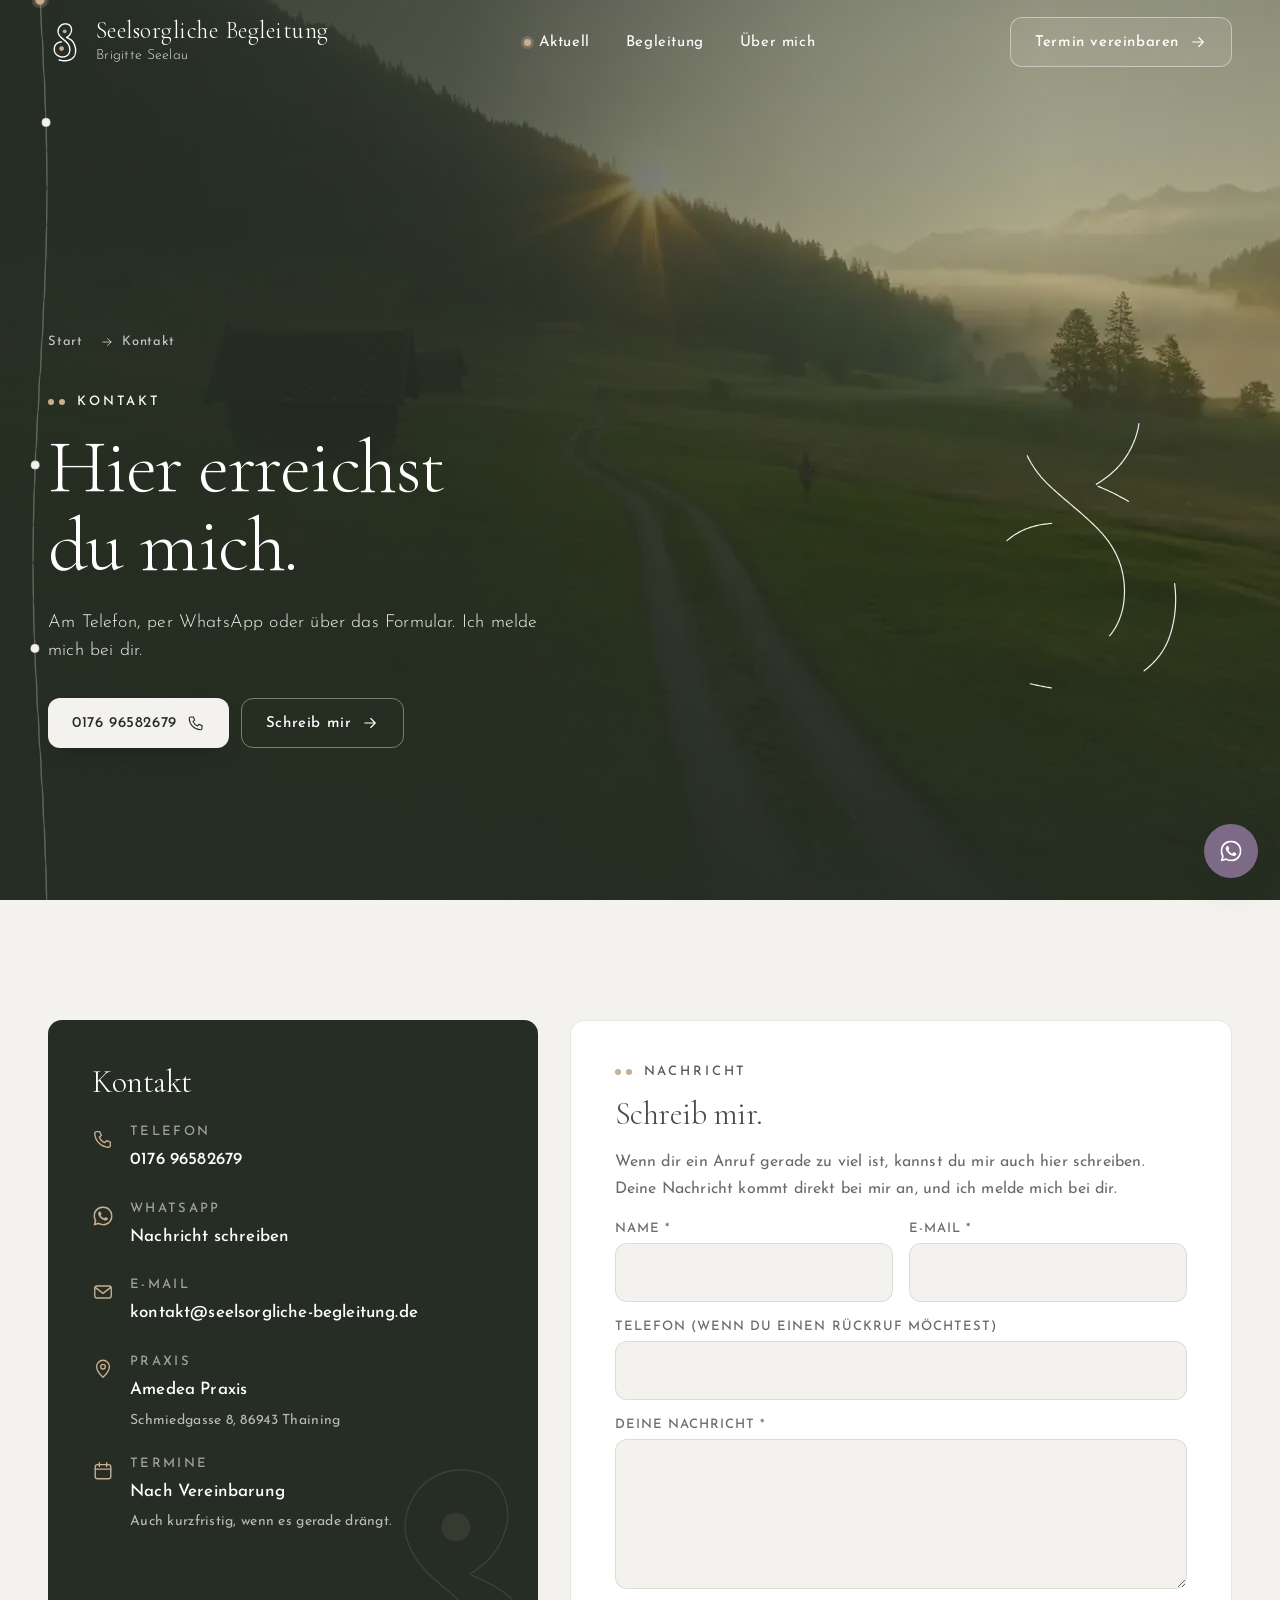
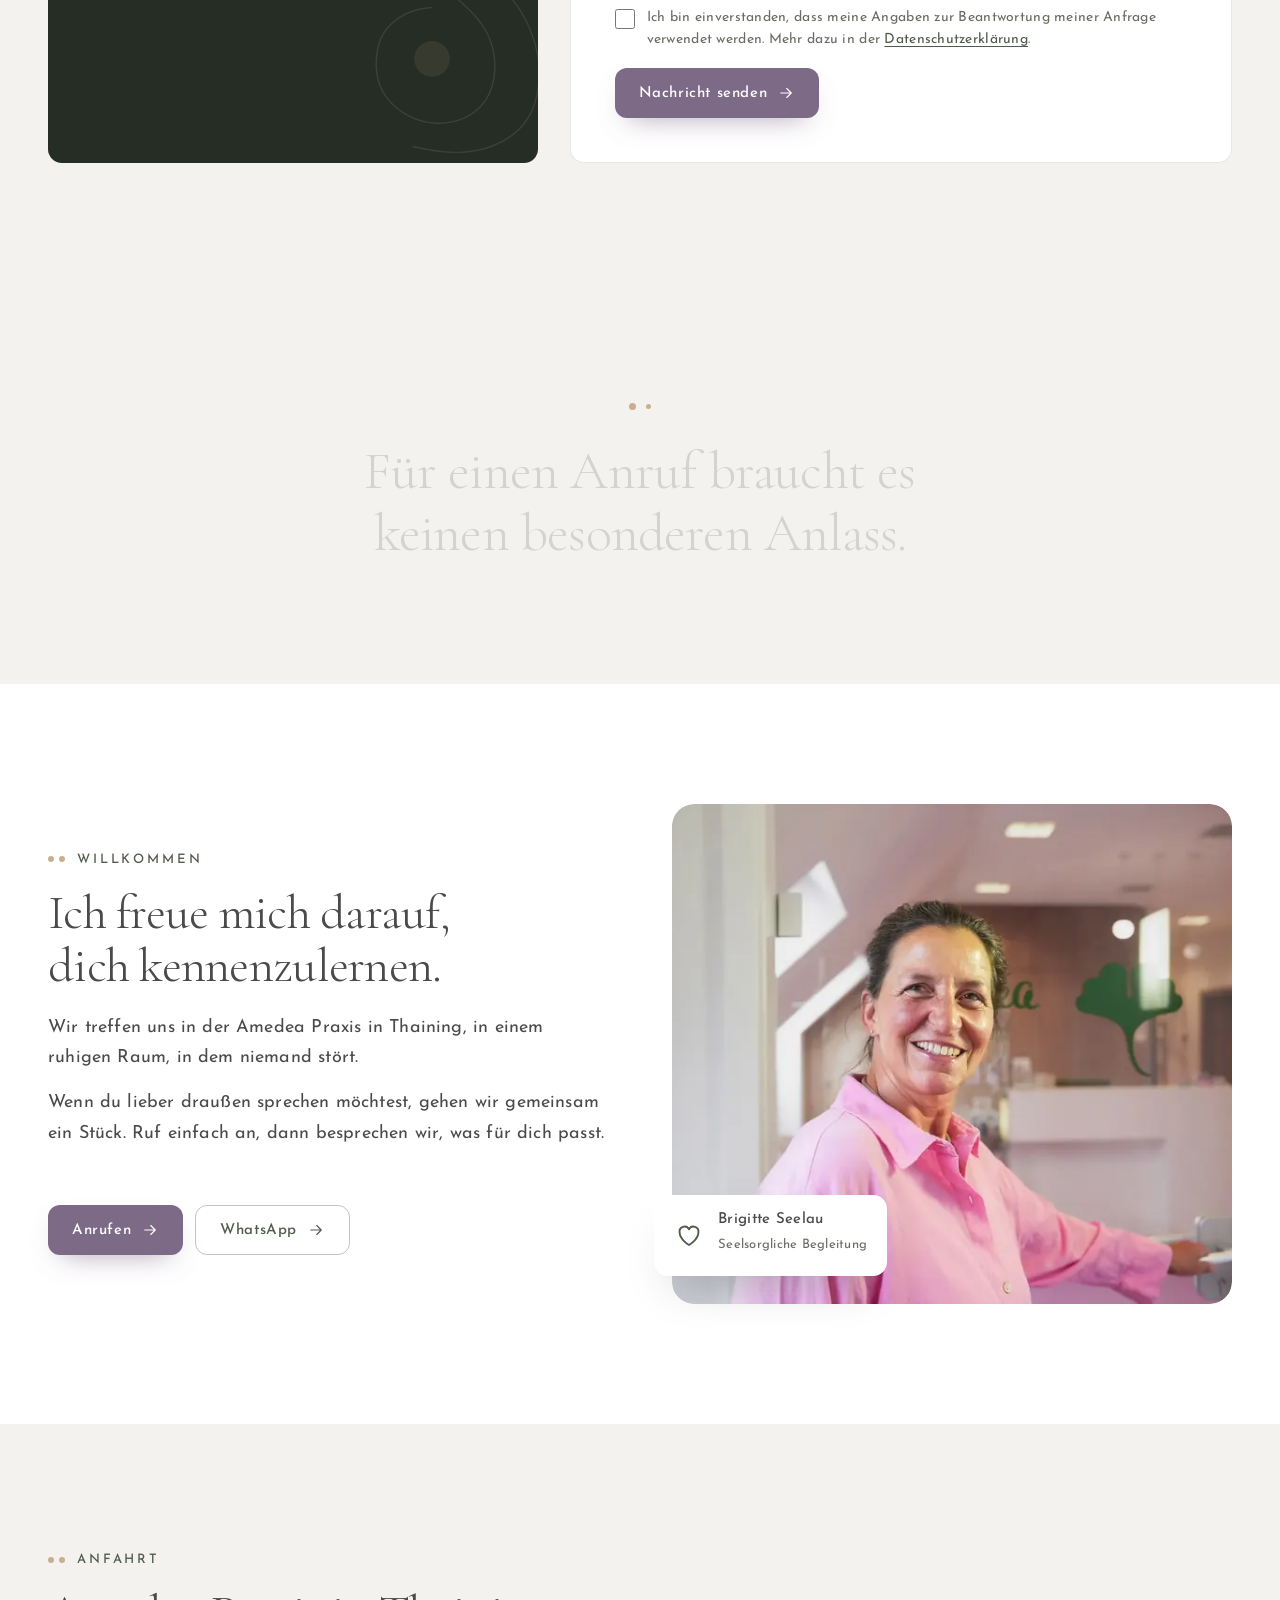
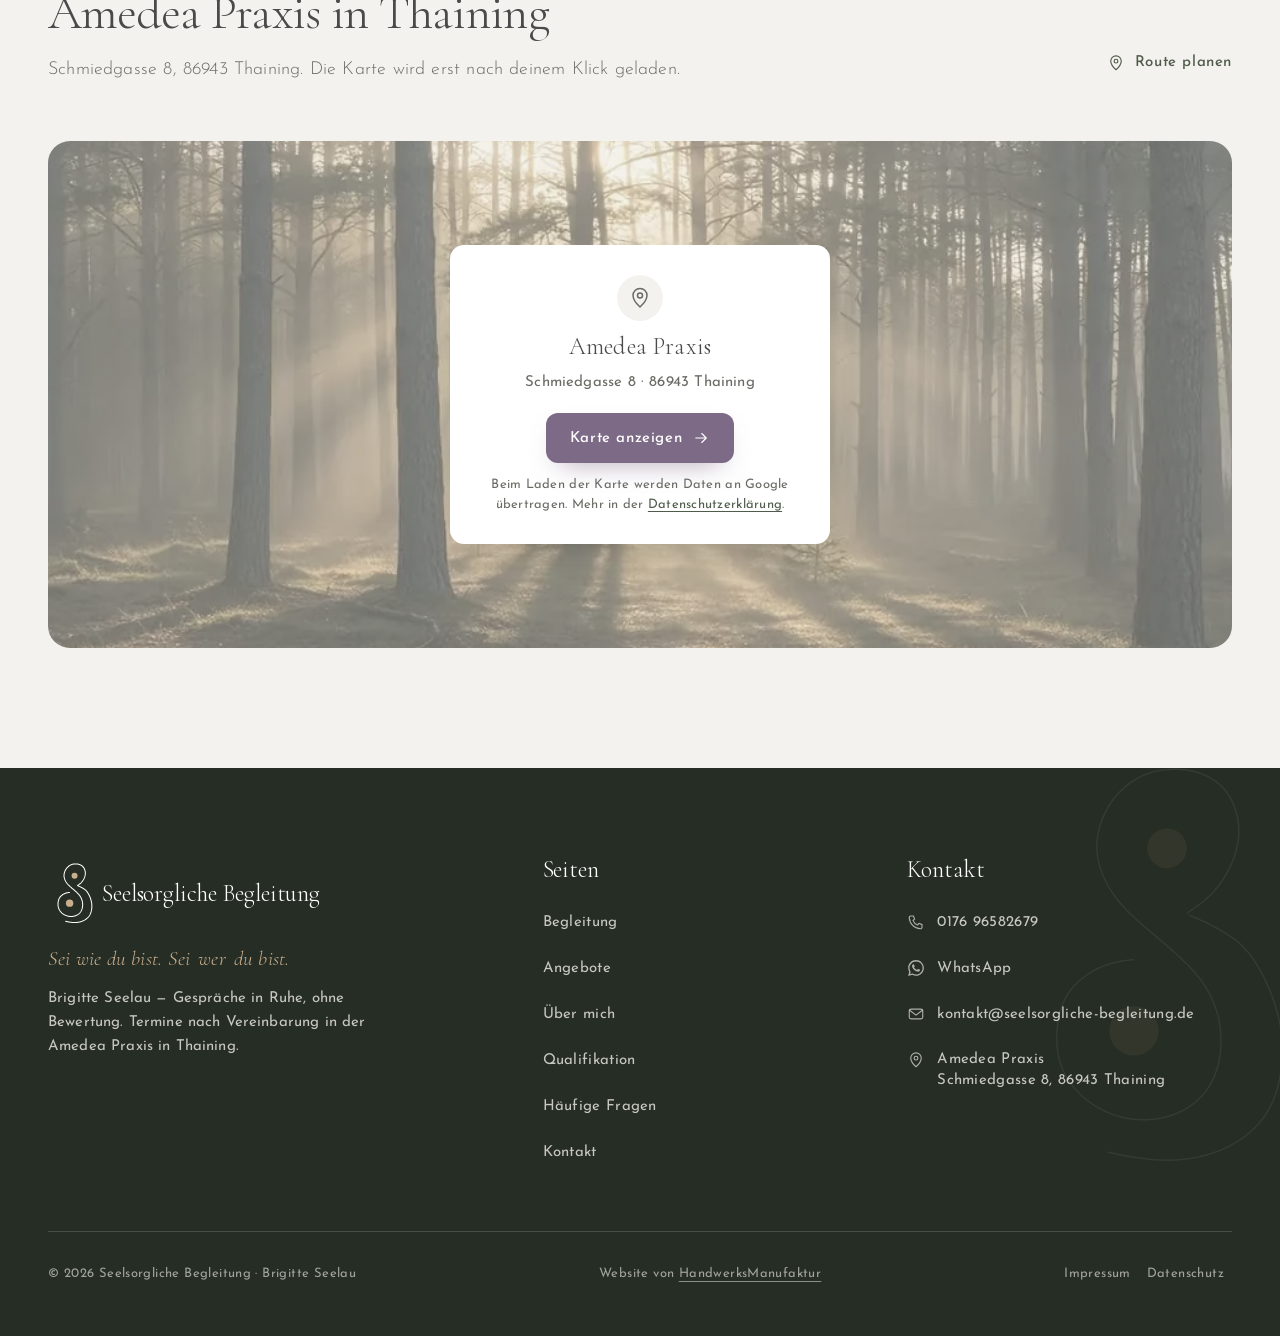
<file: kontakt/index.html>
<!DOCTYPE html>
<html lang="de" class="kein-js">
<head>
<meta charset="UTF-8">
<meta name="viewport" content="width=device-width, initial-scale=1.0">
<title>Kontakt & Anfahrt | Seelsorgliche Begleitung Thaining</title>
<meta name="description" content="So erreichst du Brigitte Seelau: Telefon, WhatsApp, E-Mail oder Nachricht über die Website. Amedea Praxis, Schmiedgasse 8, 86943 Thaining.">
<link rel="canonical" href="https://seelsorgliche-begleitung.de/kontakt/">
<meta name="robots" content="index, follow, max-image-preview:large">
<meta name="author" content="Brigitte Seelau">
<meta property="og:site_name" content="Seelsorgliche Begleitung">
<meta property="og:locale" content="de_DE">
<meta property="og:url" content="https://seelsorgliche-begleitung.de/kontakt/">
<meta property="og:title" content="Kontakt & Anfahrt | Seelsorgliche Begleitung Thaining">
<meta property="og:description" content="So erreichst du Brigitte Seelau: Telefon, WhatsApp, E-Mail oder Nachricht über die Website. Amedea Praxis, Schmiedgasse 8, 86943 Thaining.">
<meta property="og:type" content="website">
<meta property="og:image" content="https://seelsorgliche-begleitung.de/assets/img/og.jpg">
<meta property="og:image:alt" content="Seelsorgliche Begleitung — Brigitte Seelau, Thaining">
<meta name="twitter:card" content="summary_large_image">
<meta name="theme-color" content="#F4F2EE">
<link rel="icon" href="/assets/img/favicon.svg" type="image/svg+xml">
<link rel="icon" type="image/png" sizes="32x32" href="/assets/img/favicon-32.png">
<link rel="apple-touch-icon" href="/assets/img/favicon-180.png">
<link rel="preload" href="/assets/font/cormorant-300.woff2" as="font" type="font/woff2" crossorigin media="(min-width:641px)">
<link rel="preload" href="/assets/font/cormorant-500.woff2" as="font" type="font/woff2" crossorigin media="(max-width:640px)">
<link rel="preload" href="/assets/font/josefin-var.woff2" as="font" type="font/woff2" crossorigin>
<style>/* Schriften lokal — keine Verbindung nach draußen. Cormorant Garamond Light (300, wie auf der bisherigen Seite) + Medium (500, Überschriften am Handy) und Josefin Sans als variable Schrift (300–600). */
@font-face{font-family:"Cormorant Garamond";font-style:normal;font-weight:300;font-display:swap;src:url(/assets/font/cormorant-300.woff2) format("woff2")}
@font-face{font-family:"Cormorant Garamond";font-style:normal;font-weight:500;font-display:swap;src:url(/assets/font/cormorant-500.woff2) format("woff2")}
@font-face{font-family:"Cormorant Garamond";font-style:italic;font-weight:300;font-display:swap;src:url(/assets/font/cormorant-300i.woff2) format("woff2")}
@font-face{font-family:"Josefin Sans";font-style:normal;font-weight:100 700;font-display:swap;src:url(/assets/font/josefin-var.woff2) format("woff2")}
@font-face{font-family:"Cormorant Fallback";src:local("Georgia"),local("Times New Roman");size-adjust:86%;ascent-override:90%;descent-override:26%;line-gap-override:0%}
@font-face{font-family:"Josefin Fallback";src:local("Helvetica Neue"),local("Arial");size-adjust:101%;ascent-override:95%;descent-override:22%;line-gap-override:0%}</style>
<link rel="preload" as="image" href="/assets/img/poster-zitat.webp" fetchpriority="high">
<style>/* Seelsorgliche Begleitung — Brigitte Seelau, Thaining · Neubau 22.10.2026
   Signatur „Der gemeinsame Weg“: die Haarlinie des Logos zieht als Weg durch die Seite, zwei goldene Punkte gehen mit.
   Farben aus dem Logo: Salbei #4F5B4B · Lila #7C6A86 · Gold #C9AF8F · Creme #F4F2EE · Text #4A4A4A. */
:root{
  --salbei:#4F5B4B; --salbei-tief:#3A4438; --tinte:#262D24; --tinte-2:#30392E;
  --lila:#7C6A86; --lila-tief:#655572; --gold:#C9AF8F; --gold-text:#7A6244;
  --creme:#F4F2EE; --creme-2:#EBE8E1; --weiss:#FFFFFF; --text:#4A4A4A; --grau:#6B6B66;
  --linie:rgba(79,91,75,.14); --linie-hell:rgba(244,242,238,.16);
  --r:22px; --r-s:14px; --r-k:12px; --wrap:1240px;
  --serif:"Cormorant Garamond","Cormorant Fallback",Georgia,serif;
  --sans:"Josefin Sans","Josefin Fallback",system-ui,sans-serif;
  --ease:cubic-bezier(.2,.7,.3,1); --schnell:.3s; --druck:.97;
}
*{box-sizing:border-box;margin:0;padding:0}
html{scroll-behavior:smooth;-webkit-text-size-adjust:100%}
body{font:400 18px/1.7 var(--sans);letter-spacing:.01em;color:var(--text);background:var(--creme);overflow-x:clip;font-synthesis:none}
img,video{display:block;max-width:100%}
img{height:auto}
a{color:inherit;text-decoration:none}
button{font:inherit;color:inherit;background:none;border:0;cursor:pointer}
ul,ol{list-style:none}
h1,h2,h3,h4{font-family:var(--serif);font-weight:300;line-height:1.08;letter-spacing:-.015em;text-wrap:balance;hyphens:manual;-webkit-hyphens:manual;overflow-wrap:break-word}
h1{font-size:clamp(2.8rem,6vw,5.2rem);line-height:1.02;letter-spacing:-.02em}
h2{font-size:clamp(2rem,3.8vw,3.3rem);line-height:1.1}
h3{font-size:clamp(1.45rem,2vw,1.8rem);letter-spacing:-.005em;line-height:1.15}
p{max-width:62ch;text-wrap:pretty}
.wrap{width:100%;max-width:var(--wrap);margin:0 auto;padding:0 28px}
section{position:relative;padding:120px 0}
section.pt0{padding-top:0}
.weiss{background:var(--weiss)}
::selection{background:var(--lila);color:#fff}
.skip{position:absolute;left:-9999px;top:16px;z-index:300;background:var(--tinte);color:#fff;padding:12px 18px;border-radius:var(--r-k)}
.skip:focus{left:16px}
:focus-visible{outline:2px solid var(--lila);outline-offset:3px;border-radius:6px}
[id]{scroll-margin-top:96px}

/* ---------- Icons, Kicker (zwei Punkte — das Zeichen wiederholt sich) */
.ic{width:24px;height:24px;fill:none;stroke:currentColor;stroke-width:1.5;stroke-linecap:round;stroke-linejoin:round;flex:none}
.ic-marke{stroke:none;transform:scale(.88)}
.kicker{display:inline-flex;align-items:center;gap:12px;font:500 13px/1 var(--sans);letter-spacing:.22em;text-transform:uppercase;color:var(--salbei);margin-bottom:20px}
.kicker::before{content:"";width:6px;height:6px;border-radius:50%;background:var(--gold);box-shadow:11px 0 0 var(--gold);margin-right:11px;flex:none}
.kicker.hell{color:#fff}
.lead{font-size:clamp(1.1rem,1.4vw,1.25rem);line-height:1.6;color:var(--grau);font-weight:300}
.kursiv{font-family:var(--serif);font-style:italic}

/* ---------- Knöpfe (Druck-Feedback auf pointer-down, 12-px-Radius für alle) */
.btn{--s:1;position:relative;display:inline-flex;align-items:center;gap:10px;padding:15px 24px;border-radius:var(--r-k);font:500 15px/1 var(--sans);letter-spacing:.04em;overflow:hidden;min-height:50px;white-space:nowrap;transition:transform var(--schnell) var(--ease),box-shadow var(--schnell) var(--ease),background var(--schnell) var(--ease),border-color var(--schnell) var(--ease);transform:translate(var(--mx,0),var(--my,0)) scale(var(--s))}
.btn .ic{width:18px;height:18px;transition:transform var(--schnell) var(--ease)}
.btn:hover .ic{transform:translateX(4px)}
.btn:active{--s:var(--druck);transition-duration:.1s}
.btn-lila{background:var(--lila);color:#fff;box-shadow:0 12px 28px -14px rgba(124,106,134,.7)}
.btn-lila:hover{background:var(--lila-tief);box-shadow:0 16px 32px -14px rgba(124,106,134,.8);--my:-2px}
.btn-lila::after{content:"";position:absolute;inset:0;background:linear-gradient(105deg,transparent 35%,rgba(255,255,255,.22) 50%,transparent 65%);transform:translateX(-130%);transition:transform .4s var(--ease)}
.btn-lila:hover::after{transform:translateX(130%)}
.btn-hell{background:rgba(255,255,255,.12);color:#fff;border:1px solid rgba(255,255,255,.5);backdrop-filter:blur(10px);-webkit-backdrop-filter:blur(10px)}
.btn-hell:hover{background:rgba(255,255,255,.22);--my:-2px}
.btn-linie{color:var(--salbei);border:1.5px solid rgba(79,91,75,.35);background:transparent}
.btn-linie:hover{border-color:var(--salbei);background:rgba(79,91,75,.06);--my:-2px}
.text-link{display:inline-flex;align-items:center;gap:8px;min-height:44px;font:500 15px/1 var(--sans);letter-spacing:.04em;color:var(--salbei);text-decoration:underline;text-decoration-thickness:1px;text-underline-offset:6px;text-decoration-color:transparent;transition:text-decoration-color var(--schnell),color var(--schnell)}
.text-link:hover{text-decoration-color:var(--gold)}
.text-link .ic{width:16px;height:16px;transition:transform var(--schnell) var(--ease)}
.text-link:hover .ic{transform:translateX(4px)}
.knoepfe{display:flex;gap:12px;flex-wrap:wrap}
a[href]:not(.btn):not(.lp-karte):not(.angebot):active,button:not(.btn):active{opacity:.6;transition-duration:.1s}

/* ---------- Kopf: durchsichtig über dem Video, fest beim Scrollen */
header{position:fixed;inset:0 0 auto 0;z-index:60;transition:transform .4s var(--ease),background .4s var(--ease),box-shadow .4s var(--ease);background:transparent;color:var(--text)}
header.ueber-dunkel:not(.fest){color:#fff}
header.oben-weg{transform:translateY(-100%)}
header.fest{background:rgba(244,242,238,.84);backdrop-filter:blur(18px) saturate(140%);-webkit-backdrop-filter:blur(18px) saturate(140%);box-shadow:0 1px 0 rgba(79,91,75,.1);color:var(--text)}
header .wrap{display:flex;align-items:center;justify-content:space-between;min-height:84px;gap:20px}
.marke{display:flex;align-items:center;gap:14px;min-height:44px;color:inherit}
.marke-zeichen{width:34px;height:47px}
.marke b{font:300 24px/1 var(--serif);letter-spacing:.02em;white-space:nowrap;color:inherit}
.marke b small{display:block;font:400 13px/1 var(--sans);letter-spacing:.14em;text-transform:uppercase;margin-top:6px;opacity:.78}
.zeichen .haar{fill:none;stroke:currentColor;stroke-width:1.4;stroke-linecap:round;stroke-linejoin:round;vector-effect:non-scaling-stroke}
.zeichen .punkt{fill:var(--gold)}
nav.haupt ul{display:flex;gap:4px}
nav.haupt a{position:relative;display:block;padding:15px 16px;font:400 15px/1 var(--sans);letter-spacing:.04em;border-radius:var(--r-k);transition:background var(--schnell),color var(--schnell)}
nav.haupt a::after{content:"";position:absolute;left:50%;bottom:7px;width:5px;height:5px;border-radius:50%;background:var(--gold);transform:translateX(-50%) scale(0);transition:transform var(--schnell) var(--ease)}
nav.haupt a:hover{background:rgba(79,91,75,.08)}
header.ueber-dunkel:not(.fest) nav.haupt a:hover{background:rgba(255,255,255,.12)}
nav.haupt a.aktiv::after{transform:translateX(-50%) scale(1)}
.header-cta{display:flex;align-items:center;gap:10px}
.menu-knopf{display:none;width:48px;height:48px;border-radius:50%;background:var(--salbei);color:#fff;place-items:center;transition:background var(--schnell)}
.menu-knopf span{display:block;width:20px;height:1.5px;background:#fff;position:relative;transition:background .2s}
.menu-knopf span::before,.menu-knopf span::after{content:"";position:absolute;left:0;width:20px;height:1.5px;background:#fff;transition:transform .3s var(--ease),top .3s var(--ease)}
.menu-knopf span::before{top:-6px} .menu-knopf span::after{top:6px}
body.menu-offen .menu-knopf span{background:transparent}
body.menu-offen .menu-knopf span::before{top:0;transform:rotate(45deg)} body.menu-offen .menu-knopf span::after{top:0;transform:rotate(-45deg)}
.menu-flaeche{position:fixed;inset:0;z-index:55;background:var(--creme);color:var(--text);padding:140px 28px 40px;display:flex;flex-direction:column;justify-content:space-between;opacity:0;visibility:hidden;transform:translateY(-2%);transition:opacity .4s var(--ease),transform .4s var(--ease),visibility 0s .4s;overscroll-behavior:contain}
.menu-flaeche[hidden]{display:none}
body.menu-offen .menu-flaeche{opacity:1;visibility:visible;transform:none;transition-delay:0s}
.menu-flaeche ul{display:grid;gap:2px}
.menu-flaeche li a{display:flex;align-items:center;gap:16px;padding:12px 0;font:300 clamp(1.7rem,6.5vw,2.3rem)/1.1 var(--serif);opacity:0;transform:translateY(12px);transition:opacity .4s var(--ease),transform .4s var(--ease);transition-delay:calc(.05s * var(--i,0))}
.menu-flaeche li a::before{content:"";width:7px;height:7px;border-radius:50%;background:var(--gold);flex:none;transition:transform var(--schnell) var(--ease)}
.menu-flaeche li a.aktiv::before{box-shadow:0 0 0 4px rgba(201,175,143,.3)}
.menu-flaeche li a:hover::before{transform:scale(1.4)}
body.menu-offen .menu-flaeche li a{opacity:1;transform:none}
.menu-flaeche .unten{font-size:14px;letter-spacing:.02em;color:var(--grau);display:grid;gap:4px}
.menu-flaeche .unten a{min-height:44px;display:inline-flex;align-items:center;gap:10px;color:var(--text)}
.menu-flaeche .unten .ic{width:18px;height:18px;color:var(--salbei)}
.menu-zeichen{position:absolute;right:-30px;bottom:-30px;width:min(60vw,300px);opacity:.1;pointer-events:none;color:var(--salbei)}
.menu-zeichen svg{width:100%;height:auto}

/* ---------- Der Weg (Signatur): die Haarlinie links, füllt sich mit dem Scrollen, zwei goldene Punkte gehen mit */
.wegbahn{position:fixed;left:16px;top:0;bottom:0;width:48px;z-index:40;pointer-events:none;--p:0}
.wegbahn-svg{position:absolute;inset:0;width:48px;height:100%;overflow:visible}
.wegbahn .bahn{fill:none;stroke:rgba(79,91,75,.18);stroke-width:1.5;stroke-linecap:round}
.wegbahn .fluss{fill:none;stroke:var(--salbei);stroke-width:1.5;stroke-linecap:round}
.wegbahn .geher{position:absolute;left:0;top:0;width:9px;height:9px;border-radius:50%;background:var(--gold);transform:translate(-50%,-50%);box-shadow:0 0 0 4px rgba(201,175,143,.22);will-change:transform}
.wegbahn .geher.g2{width:7px;height:7px;opacity:.85;box-shadow:0 0 0 3px rgba(201,175,143,.18)}
.wegbahn .punkt{position:absolute;left:0;top:0;width:44px;height:44px;transform:translate(-50%,-50%);pointer-events:auto;border-radius:50%}
.wegbahn .punkt::before{content:"";position:absolute;left:50%;top:50%;width:9px;height:9px;border-radius:50%;background:var(--creme);border:1.5px solid rgba(79,91,75,.35);transform:translate(-50%,-50%) scale(.85);transition:transform .35s var(--ease),border-color .35s,background .35s,box-shadow .35s}
.wegbahn .punkt.an::before{background:var(--gold);border-color:var(--gold);transform:translate(-50%,-50%) scale(1.1);box-shadow:0 0 0 5px rgba(201,175,143,.2)}
.wegbahn .punkt i{position:absolute;left:34px;top:50%;transform:translateY(-50%) translateX(-6px);white-space:nowrap;font:500 13px/1 var(--sans);letter-spacing:.14em;text-transform:uppercase;color:var(--salbei-tief);background:rgba(244,242,238,.94);padding:8px 12px;border-radius:999px;opacity:0;transition:opacity .25s,transform .25s var(--ease);font-style:normal;box-shadow:0 8px 22px -10px rgba(38,45,36,.3)}
.wegbahn .punkt:hover i,.wegbahn .punkt.an.frisch i{opacity:1;transform:translateY(-50%) translateX(0)}
body.dunkel-oben .wegbahn .bahn{stroke:rgba(244,242,238,.28)}
body.dunkel-oben .wegbahn .fluss{stroke:var(--gold)}
@media (max-width:1180px){.wegbahn{display:none}}

/* ---------- Cursor: zwei goldene Punkte, die mitgehen */
.cursor{position:fixed;left:0;top:0;z-index:100;pointer-events:none}
.cursor i{position:fixed;left:0;top:0;width:8px;height:8px;border-radius:50%;background:var(--gold);transform:translate(-50%,-50%);opacity:0;transition:width .25s var(--ease),height .25s var(--ease),background .25s,opacity .3s,border-color .25s;border:1.5px solid transparent}
.cursor i+i{width:5px;height:5px;opacity:0}
.cursor.an i{opacity:.95}
.cursor.an i+i{opacity:.7}
.cursor.link i:first-child{width:40px;height:40px;background:rgba(201,175,143,.14);border-color:var(--gold)}
.cursor.foto i:first-child{width:64px;height:64px;background:rgba(201,175,143,.1);border-color:rgba(201,175,143,.7)}
@media (hover:none),(max-width:900px){.cursor{display:none}}

/* ---------- Intro (einmal, beim Kommen von außen): die Linie zeichnet sich, die beiden Punkte setzen sich */
.intro{position:fixed;inset:0;z-index:200;background:var(--creme);display:grid;place-items:center;color:var(--salbei);transition:opacity .5s var(--ease),visibility 0s .5s}
.intro.weg{opacity:0;visibility:hidden}
.intro svg{width:min(34vw,200px);height:auto;overflow:visible}
.intro .haar{stroke-dasharray:1;stroke-dashoffset:1;animation:zeichnen .8s var(--ease) .1s forwards}
.intro .haar+.haar{animation-delay:.5s}
.intro .punkt{transform:scale(0);transform-origin:center;transform-box:fill-box;animation:setzen .4s var(--ease) 1s forwards}
.intro .punkt+.punkt{animation-delay:1.1s}
.intro .wort{position:absolute;bottom:17vh;left:0;right:0;text-align:center;font:300 clamp(1.1rem,2.6vw,1.6rem)/1 var(--serif);letter-spacing:.32em;text-transform:uppercase;color:var(--salbei-tief);opacity:0;animation:auftauchen .6s var(--ease) 1s forwards;padding:0 20px}
@keyframes zeichnen{to{stroke-dashoffset:0}}
@keyframes setzen{from{transform:scale(0)}60%{transform:scale(1.25)}to{transform:scale(1)}}
@keyframes auftauchen{from{opacity:0;transform:translateY(8px);filter:blur(6px)}to{opacity:1;transform:none;filter:blur(0)}}
html.ankunft .intro{display:none}

/* ---------- Seitenwechsel: weiche Blende */
.blende{position:fixed;inset:0;z-index:190;background:var(--creme);opacity:0;visibility:hidden;pointer-events:none;transition:opacity .35s var(--ease),visibility 0s .35s}
.blende.los{opacity:1;visibility:visible;transition:opacity .35s var(--ease)}
html.ankunft .blende{visibility:visible;opacity:1;animation:blendeWeg .6s var(--ease) .05s forwards}
@keyframes blendeWeg{to{opacity:0;visibility:hidden}}

/* ---------- Reveal (additiv — ohne JS ist alles sichtbar) */
/* Reveal über `translate`, Hover über `transform` — so überschreibt der Reveal keine Hover-Antwort */
.js .rev{opacity:0;translate:0 22px;filter:blur(3px);transition:opacity .4s var(--ease),translate .4s var(--ease),filter .4s var(--ease)}
.js .rev.da{opacity:1;translate:none;filter:blur(0)}
.js .rev.v2{transition-delay:.1s}.js .rev.v3{transition-delay:.2s}.js .rev.v4{transition-delay:.3s}.js .rev.v5{transition-delay:.4s}
/* Hero-Text ist ab dem ersten Bild sichtbar (größtes Element auf dem Handy, LCP): nur ein kurzes Gleiten, kein Ausblenden */
.js .hero .rev{opacity:1;filter:none;translate:none;transition:none;animation:heroRein .5s var(--ease) both}
.js .hero .rev.v2{animation-delay:.08s}.js .hero .rev.v3{animation-delay:.16s}
@keyframes heroRein{from{transform:translateY(14px)}to{transform:none}}
.js .worte i{display:inline-block;font-style:inherit;opacity:0;transform:translateY(.4em);filter:blur(4px);transition:opacity .4s var(--ease),transform .4s var(--ease),filter .4s var(--ease);transition-delay:calc(var(--i) * .045s)}
.js .worte.da i{opacity:1;transform:none;filter:blur(0)}
/* Bilder öffnen sich weich: Rahmen weitet sich, das Motiv kommt näher */
.js .oeffnet{clip-path:inset(9% 7% round var(--r));transition:clip-path .4s var(--ease)}
.js .oeffnet img,.js .oeffnet video{transform:scale(1.08);transition:transform .6s var(--ease)}
.js .oeffnet.da{clip-path:inset(0 0 round var(--r))}
.js .oeffnet.da img,.js .oeffnet.da video{transform:none}

/* ---------- Hero */
.hero{position:relative;min-height:100svh;display:flex;align-items:flex-end;color:#fff;overflow:hidden;background:var(--tinte);padding:0}
.hero .medien{position:absolute;inset:0}
.hero video,.hero .medien img{width:100%;height:100%;object-fit:cover;position:absolute;inset:0}
.hero .schleier{position:absolute;inset:0;background:
  linear-gradient(to right,rgba(38,45,36,.86) 0,rgba(38,45,36,.66) 36%,rgba(38,45,36,.2) 64%,transparent 82%),
  linear-gradient(to top,rgba(38,45,36,.92) 0,rgba(38,45,36,.5) 40%,rgba(38,45,36,.26) 72%,rgba(38,45,36,.38) 100%)}
.hero-inhalt{position:relative;padding-top:184px;padding-bottom:152px;display:grid;grid-template-columns:1.15fr .85fr;gap:40px;align-items:end}
.hero h1{max-width:19ch;color:#fff;text-wrap:balance}
.hero-klein h1{max-width:22ch}
.hero .lead{color:rgba(255,255,255,.94);margin:24px 0 32px;max-width:48ch}
.hero .krumen{margin-bottom:22px}
.hero-zeichen{justify-self:end;width:min(26vw,300px);--p:.35;color:rgba(255,255,255,.92)}
.hero-zeichen svg{width:100%;height:auto;overflow:visible}
.scroll-zeichen .haar{stroke-width:1.2;stroke-dasharray:1;stroke-dashoffset:calc(1 - var(--p));transition:stroke-dashoffset .15s var(--ease)}
.scroll-zeichen .punkt{transform-box:fill-box;transform-origin:center;transform:scale(clamp(0,calc(var(--p) * 2.2 - 1.2),1));transition:transform .15s var(--ease)}
.hero-klein{min-height:60svh}
.hero-klein .hero-inhalt{grid-template-columns:1fr;padding-top:160px;padding-bottom:88px}
.krumen{display:flex;gap:8px;align-items:center;font:400 13px/1 var(--sans);letter-spacing:.06em;color:rgba(255,255,255,.75);margin-bottom:22px;flex-wrap:wrap}
.krumen a{min-height:44px;min-width:44px;display:inline-flex;align-items:center;transition:color var(--schnell)} .krumen a:hover{color:#fff}
.krumen .ic{width:14px;height:14px}

/* ---------- Statement (füllt sich wortweise durch die Bildmitte, beide Richtungen) */
.statement{--p:0;text-align:center;padding:120px 0}
.hero + .statement{padding:184px 0 128px}
.statement h2{font-size:clamp(1.9rem,4.2vw,3.5rem);line-height:1.15;max-width:22ch;margin:0 auto;letter-spacing:-.015em}
.statement h2 i{font-style:normal;opacity:.18;transition:opacity .3s}
.statement h2 i.an{opacity:1}
.statement .lead{margin:22px auto 0;text-align:center;max-width:40ch}
.statement-punkte{display:flex;justify-content:center;gap:10px;margin-bottom:30px}
.statement-punkte i{width:7px;height:7px;border-radius:50%;background:var(--gold);display:block}
.statement-punkte i+i{width:5px;height:5px;margin-top:1px}

/* ---------- Duo (Bild + Text, beide Spalten gleich hoch) */
.duo{display:grid;grid-template-columns:1fr 1fr;gap:64px;align-items:stretch}
.duo.rechts .bildseite{order:2}
.duo>div:not(.bildseite){align-content:center;display:grid;gap:0}
.bildseite{position:relative;min-height:500px}
.foto{border-radius:var(--r);overflow:hidden;background:var(--creme-2);position:absolute;inset:0}
.foto img{width:100%;height:100%;object-fit:cover}
.js .foto.oeffnet.da:hover img{transform:scale(1.035)}
.notiz{position:absolute;left:-18px;bottom:28px;background:#fff;border-radius:var(--r-s);padding:16px 20px;box-shadow:0 24px 48px -24px rgba(38,45,36,.4);display:flex;align-items:center;gap:14px;max-width:290px;z-index:2}
.notiz .ic{width:30px;height:30px;color:var(--salbei)}
.notiz b{display:block;font:500 15px/1.25 var(--sans);letter-spacing:.02em} .notiz span{font-size:13px;letter-spacing:.02em;color:var(--grau)}
.duo h2{margin-bottom:20px}
.duo p+p{margin-top:14px}
.duo .btn{margin-top:28px;justify-self:start}
.duo .text-link{margin-top:20px;justify-self:start}
.duo .knoepfe{margin-top:28px}
.kopf{max-width:720px;margin-bottom:56px}
.kopf.mitte{margin-left:auto;margin-right:auto;text-align:center}
.kopf.mitte .kicker{justify-content:center}
.kopf h2{margin-bottom:16px}
.kopf-zeile{display:flex;justify-content:space-between;align-items:end;gap:32px;margin-bottom:56px;flex-wrap:wrap}
.kopf-zeile .kopf{margin-bottom:0}

/* ---------- „Wenn …“ — fünf Anlässe entlang des Weges */
.wenn{position:relative;display:grid;gap:4px;margin:8px 0 28px;padding-left:2px}
.wenn::before{content:"";position:absolute;left:5px;top:18px;bottom:18px;width:1px;background:var(--linie)}
.wenn li{display:grid;grid-template-columns:auto 1fr;gap:18px;align-items:center;font:300 clamp(1.3rem,1.8vw,1.55rem)/1.3 var(--serif);padding:8px 0;transition:transform var(--schnell) var(--ease)}
.wenn li i{width:11px;height:11px;border-radius:50%;background:var(--creme);border:1.5px solid var(--gold);display:block;transition:background var(--schnell),transform var(--schnell) var(--ease)}
.wenn li:hover{transform:translateX(6px)} .wenn li:hover i{background:var(--gold);transform:scale(1.2)}

/* ---------- Lebensphasen-Karten (Naturvideo beim Drübergehen, am Handy im Bild) */
.lp-raster{display:grid;grid-template-columns:repeat(3,minmax(0,1fr));gap:18px}
.lp-karte{position:relative;display:block;border-radius:var(--r);overflow:hidden;background:#fff;border:1px solid var(--linie);isolation:isolate;transform:translateZ(0);transition:transform .4s var(--ease),box-shadow .4s var(--ease),border-color .4s;min-height:320px}
.lp-raster.klein .lp-karte{min-height:200px;background:#fff}
.weiss .lp-raster.klein .lp-karte{background:var(--creme)}
.lp-karte:hover,.lp-karte:focus-visible,.lp-karte.sb-an{transform:translateY(-4px);box-shadow:0 30px 50px -32px rgba(38,45,36,.5);border-color:transparent}
.lp-karte:active{transform:scale(var(--druck));transition-duration:.1s}
.lp-video,.lp-schleier{position:absolute;inset:0;width:100%;height:100%;object-fit:cover;opacity:0;z-index:-1;pointer-events:none;transition:opacity .4s var(--ease)}
.lp-schleier{background:linear-gradient(180deg,rgba(38,45,36,.36) 0%,rgba(38,45,36,.72) 100%)}
.lp-karte.sb-an .lp-video,.lp-karte.sb-an .lp-schleier{opacity:1}
.lp-text{position:relative;padding:30px 28px;display:flex;flex-direction:column;height:100%;min-height:inherit}
.lp-ico{width:50px;height:50px;border-radius:50%;background:var(--creme);display:grid;place-items:center;color:var(--salbei);margin-bottom:auto;transition:background .4s,color .4s,transform .4s var(--ease)}
.lp-raster.klein .lp-ico{background:var(--creme)}
.weiss .lp-raster.klein .lp-ico{background:#fff}
.lp-karte h3{margin-top:28px;transition:color .4s}
.lp-karte p{font-size:15.5px;line-height:1.6;color:var(--grau);margin-top:10px;transition:color .4s}
.lp-karte.sb-an h3,.lp-karte.sb-an p{color:#fff}
.lp-karte.sb-an .lp-ico{background:rgba(255,255,255,.14);color:var(--gold);transform:translateY(-2px)}
.lp-pfeil{position:absolute;right:22px;top:22px;width:36px;height:36px;border-radius:50%;border:1px solid var(--linie);display:grid;place-items:center;color:var(--salbei);transition:background .4s,color .4s,border-color .4s,transform .4s var(--ease)}
.lp-pfeil .ic{width:16px;height:16px}
.lp-karte:hover .lp-pfeil,.lp-karte.sb-an .lp-pfeil{background:var(--gold);border-color:var(--gold);color:var(--tinte);transform:rotate(-45deg)}

/* ---------- Angebote als Register (01–04) */
.angebote{display:grid}
.angebot{display:grid;grid-template-columns:88px 1fr 340px;gap:32px;align-items:stretch;padding:40px 0;border-top:1px solid var(--linie);color:inherit;transition:background .4s var(--ease);position:relative}
.angebot:last-child{border-bottom:1px solid var(--linie)}
.angebot>*{display:grid;align-content:center}
.angebot .nr{font:300 clamp(2.4rem,4vw,3.6rem)/1 var(--serif);letter-spacing:-.02em;color:var(--gold);transition:color .4s,transform .4s var(--ease)}
.angebot:hover .nr,.angebot:focus-visible .nr,.angebot.sb-an .nr{color:var(--salbei);transform:translateX(6px)}
.angebot h3{font-size:clamp(1.6rem,2.3vw,2.1rem)}
.angebot .unter{display:block;font:500 13px/1 var(--sans);letter-spacing:.18em;text-transform:uppercase;color:var(--salbei);margin:10px 0 14px}
.angebot p{font-size:16px;color:var(--grau);line-height:1.65}
.angebot-medien{display:grid;align-content:center}
.angebot-ende{display:grid;align-content:center;justify-content:end}
.angebot-video{aspect-ratio:16/9;border-radius:var(--r);overflow:hidden;background:var(--creme-2);position:relative}
.angebot-video video{width:100%;height:100%;object-fit:cover;transition:transform .4s var(--ease)}
.angebot:hover .angebot-video video,.angebot.sb-an .angebot-video video{transform:scale(1.03)}
.angebot.kurz{grid-template-columns:88px 1fr 44px}
.angebot.kurz .unter{margin-bottom:0}
.angebot-pfeil{width:44px;height:44px;border-radius:50%;border:1px solid var(--linie);display:grid;place-items:center;color:var(--salbei);transition:background .4s,color .4s,border-color .4s,transform .4s var(--ease)}
.angebot.kurz:hover .angebot-pfeil{background:var(--lila);border-color:var(--lila);color:#fff;transform:translateX(4px)}
.angebot.kurz:active{opacity:.7;transition-duration:.1s}

/* ---------- Gespräch: drei Zeilen mit Zeichen */
.gespraech{display:block;margin-top:8px}
.gespraech li{display:grid;grid-template-columns:52px 1fr;gap:22px;align-items:stretch;padding:22px 0;border-top:1px solid var(--linie);transition:transform var(--schnell) var(--ease)}
.gespraech li:last-child{border-bottom:1px solid var(--linie)}
.g-spalte{display:grid;align-content:start}
.g-ico{width:52px;height:52px;border-radius:50%;background:var(--creme);display:grid;place-items:center;color:var(--salbei);transition:background var(--schnell),color var(--schnell)}
.gespraech li:hover{transform:translateX(6px)} .gespraech li:hover .g-ico{background:var(--salbei);color:var(--creme)}
.gespraech h3{font-size:1.45rem;margin-bottom:6px}
.gespraech p{font-size:16px;color:var(--grau);line-height:1.6}

/* ---------- Zitat-Band mit Video · Haltungs-Band mit Foto */
.zitat,.band{position:relative;overflow:hidden;color:#fff;background:var(--tinte);padding:128px 0;display:grid;align-items:center;min-height:68vh}
.zitat .medien,.band .bg{position:absolute;inset:0}
.zitat video,.band .bg img{width:100%;height:100%;object-fit:cover;position:absolute;inset:0}
.zitat .schleier{position:absolute;inset:0;background:linear-gradient(180deg,rgba(38,45,36,.58) 0%,rgba(38,45,36,.5) 50%,rgba(38,45,36,.66) 100%)}
.band .bg video{position:absolute;inset:0;width:100%;height:100%;object-fit:cover}
.band-video .bg::after{background:linear-gradient(180deg,rgba(38,45,36,.34),rgba(38,45,36,.52) 45%,rgba(38,45,36,.7))!important}
.band .bg::after{content:"";position:absolute;inset:0;background:linear-gradient(180deg,rgba(38,45,36,.62),rgba(58,68,56,.78))}
.zitat .wrap,.band .wrap{position:relative;text-align:center;display:grid;justify-items:center}
.zitat-zeichen,.band-zeichen{display:block;width:54px;color:rgba(244,242,238,.9);margin-bottom:28px}
.zitat-zeichen svg,.band-zeichen svg{width:100%;height:auto}
.zitat blockquote p,.band blockquote p{font:300 clamp(1.8rem,3.6vw,3rem)/1.18 var(--serif);letter-spacing:-.015em;max-width:22ch;margin:0 auto;text-wrap:balance;color:#fff}
.zitat cite,.band cite{display:block;margin-top:26px;font:500 13px/1 var(--sans);letter-spacing:.24em;text-transform:uppercase;color:var(--gold);font-style:normal}

/* ---------- FAQ: Titel links, Liste rechts, erste Frage offen */
.faq-block{display:grid;grid-template-columns:.85fr 1.15fr;gap:64px;align-items:stretch}
.faq-block>div:first-child{align-content:start}
.faq-block .lead{margin:14px 0 18px}
.faq-item{border-top:1px solid var(--linie)}
.faq-item:last-child{border-bottom:1px solid var(--linie)}
.faq-frage{width:100%;display:flex;justify-content:space-between;align-items:center;gap:20px;text-align:left;padding:22px 0;font:300 1.45rem/1.3 var(--serif);min-height:48px;transition:color var(--schnell)}
.faq-frage:hover{color:var(--salbei)}
.faq-frage i{flex:none;width:34px;height:34px;border-radius:50%;border:1px solid rgba(79,91,75,.35);display:grid;place-items:center;position:relative;transition:transform .4s var(--ease),background .3s,border-color .3s}
.faq-frage i::before,.faq-frage i::after{content:"";position:absolute;left:50%;top:50%;width:12px;height:1.5px;background:var(--salbei);transform:translate(-50%,-50%);transition:transform .3s var(--ease),background .3s}
.faq-frage i::after{transform:translate(-50%,-50%) rotate(90deg)}
.faq-item.offen .faq-frage i{background:var(--salbei);border-color:var(--salbei)} .faq-item.offen .faq-frage i::before,.faq-item.offen .faq-frage i::after{background:#fff} .faq-item.offen .faq-frage i::after{transform:translate(-50%,-50%) rotate(0)}
.faq-antwort{display:grid;grid-template-rows:0fr;transition:grid-template-rows .4s var(--ease)}
.faq-antwort>div{overflow:hidden}
.faq-antwort p{padding:0 60px 26px 0;color:var(--grau);max-width:none;font-size:16px}
.faq-item.offen .faq-antwort{grid-template-rows:1fr}
html.kein-js .faq-antwort{grid-template-rows:1fr}
.direkt-anruf{display:flex;align-items:center;gap:10px;margin:0;color:var(--salbei)}
.direkt-anruf .ic{width:18px;height:18px}
.direkt-anruf a{font:500 15px/1 var(--sans);letter-spacing:.04em;color:var(--salbei);display:inline-flex;align-items:center;min-height:44px;text-decoration:underline;text-decoration-color:transparent;text-underline-offset:6px;transition:text-decoration-color var(--schnell)}
.direkt-anruf a:hover{text-decoration-color:var(--gold)}

/* ---------- Zeitleiste (Ausbildung): der Weg mit Punkten, füllt sich beim Scrollen */
.zeitleiste{--p:0;position:relative;display:grid;gap:0;margin-top:8px}
.zl-bahn{position:absolute;left:109px;top:22px;bottom:22px;width:1.5px;background:var(--linie);overflow:hidden}
.zl-fluss{position:absolute;left:0;top:0;width:100%;height:calc(var(--p) * 100%);background:var(--gold);transition:height .12s var(--ease)}
.zl{display:grid;grid-template-columns:92px 36px 1fr;gap:0 10px;align-items:center;padding:11px 0;transition:transform var(--schnell) var(--ease)}
.zl:hover{transform:translateX(5px)}
.zl .jahr{font:500 14px/1.3 var(--sans);letter-spacing:.06em;color:var(--salbei)}
.zl .pkt{display:grid;place-items:center}
.zl .pkt i{width:11px;height:11px;border-radius:50%;background:var(--creme);border:1.5px solid rgba(79,91,75,.4);display:block;transition:background .35s,border-color .35s,transform .35s var(--ease)}
.weiss .zl .pkt i{background:#fff}
.zl.an .pkt i{background:var(--gold);border-color:var(--gold);transform:scale(1.15)}
.zl .was{font:300 1.3rem/1.3 var(--serif)}

/* ---------- Abschluss-Band (auf jeder Seite gleich gebaut) */
.cta{position:relative;overflow:hidden;color:#fff;background:var(--tinte);padding:128px 0}
.cta .bg{position:absolute;inset:0}
.cta .bg img{position:absolute;inset:0;width:100%;height:100%;object-fit:cover;opacity:.38;filter:saturate(.85)}
.cta .bg::after{content:"";position:absolute;inset:0;background:radial-gradient(70% 90% at 50% 100%,rgba(124,106,134,.3),transparent),linear-gradient(to bottom,rgba(38,45,36,.55),rgba(38,45,36,.82))}
.cta .wrap{position:relative;text-align:center;display:grid;justify-items:center}
.cta-zeichen{width:50px;color:var(--gold);margin-bottom:26px}
.cta-zeichen svg{width:100%;height:auto}
.cta h2{max-width:18ch;margin:0 auto 16px;color:#fff}
.cta .lead{color:rgba(255,255,255,.82);margin:0 auto 36px;max-width:46ch;text-align:center}
.cta .knoepfe{justify-content:center}
.cta .oder{margin:22px auto 0;max-width:none;text-align:center;font-size:14px;letter-spacing:.02em;color:rgba(255,255,255,.7)} .cta .oder a{color:#fff;border-bottom:1px solid rgba(255,255,255,.4);transition:border-color var(--schnell)} .cta .oder a:hover{border-color:var(--gold)}

/* ---------- Kontakt: Infokarte und Formular gleich hoch */
.kontakt{display:grid;grid-template-columns:.85fr 1.15fr;gap:32px;align-items:stretch}
.info-karte{background:var(--tinte);color:var(--creme);border-radius:var(--r-s);padding:44px;display:flex;flex-direction:column;gap:26px;position:relative;overflow:hidden}
.info-karte .karte-zeichen{position:absolute;right:-50px;bottom:-40px;width:260px;opacity:.1;color:var(--creme)}
.info-karte .karte-zeichen svg{width:100%;height:auto}
.info-karte h2{font-size:2rem;color:#fff}
.info-zeile{display:grid;grid-template-columns:auto 1fr;gap:16px;align-items:start;position:relative}
.info-zeile>.ic{width:22px;height:22px;color:var(--gold);margin-top:3px}
.info-zeile small{display:block;font:500 13px/1 var(--sans);letter-spacing:.18em;text-transform:uppercase;color:rgba(244,242,238,.6);margin-bottom:7px}
.info-zeile a,.info-zeile b{font-weight:500;font-size:17px;letter-spacing:.01em;color:#fff}
.info-zeile a{min-height:44px;display:inline-flex;align-items:center;margin:-10px 0;transition:color var(--schnell);overflow-wrap:anywhere}
.info-zeile a:hover{color:var(--gold)}
.info-zeile span{display:block;font-size:14px;letter-spacing:.02em;color:rgba(244,242,238,.72);margin-top:4px;line-height:1.5}
.formular{background:#fff;border-radius:var(--r-s);padding:44px;border:1px solid var(--linie);display:grid;gap:18px;align-content:start}
.formular .kicker{margin-bottom:0}
.formular h2{font-size:2rem}
.form-text{color:var(--grau);font-size:16px;max-width:none}
.feld{display:grid;gap:8px}
.feld label{font:500 13px/1 var(--sans);letter-spacing:.08em;text-transform:uppercase;color:var(--grau)}
.feld input,.feld textarea{width:100%;border:1.5px solid var(--linie);border-radius:var(--r-k);padding:15px 16px;font:inherit;font-size:16px;background:var(--creme);color:var(--text);transition:border-color var(--schnell),box-shadow var(--schnell),background var(--schnell)}
.feld input:hover,.feld textarea:hover{border-color:rgba(79,91,75,.35)}
.feld input:focus,.feld textarea:focus{outline:none;border-color:var(--lila);box-shadow:0 0 0 4px rgba(124,106,134,.14);background:#fff}
.feld textarea{min-height:150px;resize:vertical}
.zwei{display:grid;grid-template-columns:1fr 1fr;gap:16px}
.einv{display:grid;grid-template-columns:auto 1fr;gap:12px;align-items:start;font-size:14px}
.einv small{font-size:14px;letter-spacing:.02em;line-height:1.55;color:var(--grau);cursor:pointer}
.einv input{width:20px;height:20px;margin-top:2px;accent-color:var(--salbei)}
.einv a{color:var(--salbei);text-decoration:underline;text-underline-offset:3px}
.formular .btn{justify-self:start}
.formular .hp{position:absolute;left:-9999px;width:1px;height:1px;overflow:hidden}
.feld input.fehlt,.feld textarea.fehlt{border-color:#A8321F;box-shadow:0 0 0 4px rgba(168,50,31,.12)}
.form-meldung{font-size:14px;letter-spacing:.02em;line-height:1.5;margin:0;padding:12px 14px;border-radius:var(--r-k);display:flex;gap:10px;max-width:none}
.form-meldung[hidden]{display:none}
.form-meldung[data-art="fehler"]{background:rgba(168,50,31,.1);color:#8E2A19;font-weight:500}
.form-meldung[data-art="ok"]{background:rgba(79,91,75,.1);color:var(--salbei-tief);font-weight:500}
.form-meldung a{color:inherit;text-decoration:underline;font-weight:500}
/* Karte erst nach Klick (Zwei-Klick) */
.karte-platz{position:relative;width:100%;aspect-ratio:21/9;border-radius:var(--r);overflow:hidden;background:var(--creme-2);display:grid;place-items:center;min-height:380px}
.karte-platz>img{position:absolute;inset:0;width:100%;height:100%;object-fit:cover;opacity:.55;filter:saturate(.6)}
.karte-platz iframe{position:absolute;inset:0;width:100%;height:100%;border:0}
.karte-hinweis{position:relative;background:#fff;border-radius:var(--r-s);padding:30px 28px;text-align:center;display:grid;justify-items:center;gap:8px;max-width:380px;box-shadow:0 24px 48px -24px rgba(38,45,36,.4)}
.karte-pin{width:46px;height:46px;border-radius:50%;background:var(--creme);display:grid;place-items:center;color:var(--salbei);margin-bottom:4px}
.karte-hinweis b{font:300 1.5rem/1.2 var(--serif)}
.karte-hinweis>span{font-size:15px;color:var(--grau)}
.karte-hinweis .btn{margin-top:10px}
.karte-hinweis small{font-size:13px;letter-spacing:.02em;color:var(--grau);line-height:1.5;margin-top:4px}
.karte-hinweis small a{color:var(--salbei);text-decoration:underline;text-underline-offset:3px}

/* ---------- Fuß */
footer{background:var(--tinte);color:rgba(244,242,238,.78);padding:88px 0 40px;position:relative;overflow:hidden}
.fuss-zeichen{position:absolute;right:-70px;top:-50px;width:360px;opacity:.07;pointer-events:none;color:var(--creme)}
.fuss-zeichen svg{width:100%;height:auto}
.fuss{display:grid;grid-template-columns:1.4fr 1fr 1fr;gap:40px;position:relative}
.fuss-marke img{width:54px;height:75px;margin-bottom:18px}
.fuss h3{font:300 1.5rem/1.2 var(--serif);color:#fff;margin-bottom:16px}
.fuss ul{display:grid;gap:2px}
.fuss a{display:inline-flex;align-items:center;min-height:44px;min-width:44px;font-size:15px;letter-spacing:.02em;transition:color var(--schnell)} .fuss a:hover{color:#fff}
.fuss p{font-size:15px;letter-spacing:.01em;max-width:36ch;line-height:1.6}
.kontakt-liste li a{display:flex;align-items:flex-start;gap:12px;line-height:1.4;min-height:44px;padding:10px 0}
.kontakt-liste li a .ic{width:18px;height:18px;margin-top:2px;opacity:.85}
.kontakt-liste li a span{display:block;align-self:center}
.fuss-unten{margin-top:56px;padding-top:20px;border-top:1px solid var(--linie-hell);display:flex;justify-content:space-between;align-items:center;gap:20px;flex-wrap:wrap;font-size:13px;letter-spacing:.03em;color:rgba(244,242,238,.6)}
.fuss-unten a{min-height:44px;display:inline-flex;align-items:center;padding:0 8px;transition:color var(--schnell)} .fuss-unten a:hover{color:#fff}
.fuss-unten span:last-child a:first-child{margin-left:-8px}
.fuss-mitte a{padding:0;text-decoration:underline;text-decoration-thickness:1px;text-underline-offset:4px;text-decoration-color:rgba(244,242,238,.5)}
.fuss-mitte a:hover{text-decoration-color:var(--gold)}

/* ---------- Breitbild: Video über die volle Breite, Überschrift darauf */
.breitbild{position:relative;border-radius:var(--r);overflow:hidden;aspect-ratio:21/9;background:var(--tinte);isolation:isolate}
.breitbild video,.breitbild-grund{position:absolute;inset:0;width:100%;height:100%;object-fit:cover}
.breitbild-schleier{position:absolute;inset:0;background:linear-gradient(200deg,rgba(38,45,36,0) 30%,rgba(38,45,36,.72) 100%)}
.breitbild-text{position:absolute;left:56px;bottom:52px;width:min(640px,calc(100% - 420px));color:#fff;z-index:1}
.breitbild-text h2{color:#fff;font-size:clamp(2rem,4.4vw,3.6rem);line-height:1.08;margin-top:12px}
.bb-dauer{position:absolute;right:36px;bottom:30px;z-index:1;display:flex;align-items:center;gap:10px;margin:0;max-width:none;font:400 14px/1.3 var(--sans);letter-spacing:.06em;color:rgba(255,255,255,.88)}
.bb-dauer .ic{width:18px;height:18px;color:var(--gold);flex:none}
/* ---------- Die Anlässe als Weg: eine Haarlinie, fünf Haltepunkte */
.wenn-weg{position:relative;list-style:none;display:grid;grid-template-columns:repeat(5,1fr);gap:28px;margin:72px 0 0;padding:0}
.ww-linie{position:absolute;left:4px;right:4px;top:5px;height:1px;background:linear-gradient(90deg,var(--salbei),rgba(79,91,75,.25))}
.wenn-weg li{position:relative;display:grid;align-content:start;gap:18px;font:300 1.35rem/1.3 var(--serif);color:var(--tinte)}
.ww-punkt{width:11px;height:11px;border-radius:50%;background:var(--gold);box-shadow:0 0 0 6px var(--creme);position:relative;z-index:1}
.wenn-weg li:nth-child(even) .ww-punkt{width:8px;height:8px;margin:1.5px}
.weg-ende{margin-top:44px;display:flex;justify-content:flex-end}
@media (max-width:900px){
  .breitbild{aspect-ratio:4/5}
  .breitbild-text{left:24px;right:24px;bottom:auto;top:28px;width:auto}
  .breitbild-schleier{background:linear-gradient(180deg,rgba(38,45,36,.66) 0%,rgba(38,45,36,0) 55%)}
  .breitbild-text{top:50%;bottom:auto;left:24px;right:24px;transform:translateY(-58%);text-align:center}
  .breitbild-text .kicker{justify-content:center}
  .breitbild-text h2{margin-inline:auto;max-width:none;font-size:1.9rem}
  .breitbild-schleier{background:radial-gradient(120% 70% at 50% 45%,rgba(38,45,36,.55) 0%,rgba(38,45,36,.2) 70%),linear-gradient(0deg,rgba(38,45,36,.55) 0%,rgba(38,45,36,0) 28%)}
  .bb-dauer{left:0;right:0;bottom:22px;justify-content:center;font-size:13px}
  .wenn-weg{grid-template-columns:1fr;gap:22px;margin-top:48px;padding-left:4px}
  .ww-linie{left:9px;right:auto;top:6px;bottom:6px;width:1px;height:auto;background:linear-gradient(180deg,var(--salbei),rgba(79,91,75,.25))}
  .wenn-weg li{grid-template-columns:11px 1fr;align-items:center;gap:20px;font-size:1.25rem}
  .wenn-weg li:nth-child(even) .ww-punkt{margin:1.5px 1.5px 1.5px 1.5px}
  .weg-ende{justify-content:flex-start;margin-top:32px}
}
.cta .bg video{position:absolute;inset:0;width:100%;height:100%;object-fit:cover;opacity:.42;filter:saturate(.85)}

/* ---------- Aktuell: zwei Angebote als Karten, Hinweis im Einstieg */
.aktuell-band{background:var(--tinte);color:rgba(244,242,238,.86);position:relative}
.aktuell-band .kicker{color:var(--gold)}
.aktuell-band .kopf h2{color:#fff}
.aktuell-band .kopf .lead{color:rgba(244,242,238,.78)}
.aktuell-band .ak-karte{box-shadow:0 30px 60px -34px rgba(0,0,0,.6)}
.aktuell-band .ak-text{color:var(--text)}
.aktuell-band .ak-text .kicker{color:var(--salbei)}
nav.haupt a.nav-neu{display:flex;align-items:center;gap:8px}
nav.haupt a.nav-neu::before{content:"";width:7px;height:7px;border-radius:50%;background:var(--gold);box-shadow:0 0 0 3px rgba(201,175,143,.28)}
.hero-hinweis{display:inline-flex;align-items:center;gap:12px;margin-top:26px;min-height:44px;font:500 14px/1.4 var(--sans);letter-spacing:.04em;color:rgba(255,255,255,.9);border-bottom:1px solid rgba(255,255,255,.35);transition:color var(--schnell),border-color var(--schnell)}
.hero-hinweis:hover{color:#fff;border-color:var(--gold)}
.hh-punkt{width:8px;height:8px;border-radius:50%;background:var(--gold);flex:none;box-shadow:0 0 0 4px rgba(201,175,143,.25)}
.ak-raster{display:grid;grid-template-columns:1fr 1fr;gap:32px;align-items:stretch}
.ak-karte{background:#fff;border-radius:var(--r-s);overflow:hidden;display:grid;grid-template-rows:auto 1fr;box-shadow:0 24px 48px -32px rgba(38,45,36,.35);transition:transform .35s var(--ease),box-shadow .35s var(--ease)}
.ak-karte:hover{transform:translateY(-4px);box-shadow:0 30px 56px -30px rgba(38,45,36,.45)}
.ak-bild{aspect-ratio:16/10;overflow:hidden;background:var(--creme-2)}
.ak-bild video{width:100%;height:100%;object-fit:cover;display:block;transition:transform .4s var(--ease)}
.ak-karte:hover .ak-bild video{transform:scale(1.03)}
.ak-text{padding:36px 40px 40px;display:flex;flex-direction:column}
.ak-text h3{font-family:var(--serif);font-weight:300;font-size:clamp(1.8rem,2.6vw,2.4rem);line-height:1.1;margin:0 0 16px;color:var(--tinte)}
.ak-text p{margin:0}.ak-text p+p{margin-top:12px}
.ak-fuss{margin-top:auto;padding-top:28px;display:flex;align-items:center;justify-content:space-between;gap:16px;flex-wrap:wrap}
.ak-termin{display:inline-flex;align-items:center;gap:10px;font:500 14px/1.3 var(--sans);letter-spacing:.02em;color:var(--salbei-tief)}
.ak-termin .ic{width:20px;height:20px;color:var(--gold-text)}
.ak-termin small{display:block;font:400 13px/1.4 var(--sans);color:var(--grau);letter-spacing:.02em;margin-top:2px}
@media (max-width:900px){.ak-raster{grid-template-columns:1fr;gap:24px}.ak-text{padding:28px 24px 30px}.ak-fuss .btn{width:100%;justify-content:center}}

/* ---------- WhatsApp-Knopf unten rechts (fährt das Wort aus) */
.wa-knopf{position:fixed;right:22px;bottom:22px;z-index:50;display:inline-flex;align-items:center;gap:0;height:54px;padding:0 15px;border-radius:999px;background:var(--lila);color:#fff;box-shadow:0 14px 30px -12px rgba(38,45,36,.5);transition:background var(--schnell),gap var(--schnell),transform var(--schnell) var(--ease)}
.wa-knopf .ic{width:24px;height:24px}
.wa-knopf span{max-width:0;overflow:hidden;white-space:nowrap;font:500 14px/1 var(--sans);letter-spacing:.06em;transition:max-width .4s var(--ease),opacity .3s;opacity:0}
.wa-knopf:hover,.wa-knopf:focus-visible{background:var(--lila-tief);gap:10px;transform:translateY(-2px)}
.wa-knopf:hover span,.wa-knopf:focus-visible span{max-width:120px;opacity:1}
.wa-knopf:active{transform:scale(var(--druck));transition-duration:.1s;opacity:1}

/* ---------- Textseiten (Impressum, Datenschutz) */
.textseite{padding-top:88px;padding-bottom:120px}
.rechtstext{max-width:860px;padding-top:64px}
.rechtstext h2{font-size:2rem;margin:48px 0 14px}
.rechtstext h3{font-size:1.5rem;margin:30px 0 10px}
.rechtstext h4{font:500 16px/1.4 var(--sans);letter-spacing:.02em;margin:22px 0 8px;color:var(--salbei-tief)}
.rechtstext p{max-width:none;margin-bottom:12px;color:var(--grau);font-size:16px}
.rechtstext p strong{color:var(--text);font-weight:500}
.rechtstext a{color:var(--salbei);font-weight:500;text-decoration:underline;text-decoration-thickness:1px;text-underline-offset:3px;overflow-wrap:anywhere}
.rechtstext a:hover{text-decoration-thickness:2px}
.rechtstext ul,.rechtstext ol{display:grid;gap:9px;margin:10px 0 18px}
.rechtstext li{display:grid;grid-template-columns:auto 1fr;gap:12px;align-items:start;color:var(--grau);font-size:16px}
.rechtstext li::before{content:"";width:7px;height:7px;border-radius:50%;background:var(--gold);margin-top:9px}
.stand-zeile{margin-top:36px;padding-top:18px;border-top:1px solid var(--linie);font-size:14px;letter-spacing:.02em;color:var(--grau)}

/* ---------- Responsiv */
@media (max-width:1100px){
  .hero-inhalt{grid-template-columns:1fr}.hero-zeichen{display:none}
  .duo{grid-template-columns:1fr;gap:40px;align-items:start}
  .duo.rechts .bildseite{order:0}
  .bildseite{min-height:0}
  .foto{position:relative;inset:auto}
  .foto.hoch{aspect-ratio:4/5}.foto.quer{aspect-ratio:4/3}
  .lp-raster{grid-template-columns:repeat(2,minmax(0,1fr))}
  .angebot{grid-template-columns:1fr;gap:12px}
  .angebot .nr{font-size:2rem}
  .angebot-medien{margin-top:10px}
  .angebot.kurz{grid-template-columns:72px 1fr 44px}
  .faq-block,.kontakt{grid-template-columns:1fr;gap:40px}
  .fuss{grid-template-columns:1fr 1fr}
  .marke b{font-size:21px}
}
@media (max-width:900px){
  nav.haupt,.header-cta .btn{display:none}.menu-knopf{display:grid}
  header .wrap{min-height:72px}.marke-zeichen{width:30px;height:41px}.marke b{font-size:19px}.marke b small{letter-spacing:.08em}
  section{padding:88px 0}
  .hero-inhalt{padding-top:150px;padding-bottom:120px}
  .hero-klein .hero-inhalt{padding-top:140px;padding-bottom:64px}
  .statement{padding:96px 0}
  .hero + .statement{padding:128px 0 96px}
  .zitat,.band,.cta{padding:96px 0;min-height:0}
  .kopf-zeile{align-items:start;flex-direction:column;gap:12px}
  .rechtstext{padding-top:40px}
}
@media (max-width:640px){
  body{font-size:17px}
  .wrap{padding:0 20px}
  .lp-raster{grid-template-columns:1fr;gap:14px}.lp-karte{min-height:260px}.lp-raster.klein .lp-karte{min-height:150px}
  .fuss,.zwei{grid-template-columns:1fr}
  .notiz{left:12px;bottom:12px;max-width:calc(100% - 24px)}
  .info-karte,.formular{padding:28px 22px}
  .angebot{padding:28px 0}
  .angebot.kurz{grid-template-columns:56px 1fr 44px}
  .hero h1{font-size:clamp(2.4rem,10.5vw,3.3rem)}
  .hero-klein h1{font-size:clamp(1.9rem,8vw,3rem)}
  .hero-inhalt{padding-bottom:152px}.hero-klein .hero-inhalt{padding-bottom:72px}
  .wa-knopf{right:16px;bottom:16px;height:50px}
  .feld label{line-height:1.35}
  .zl{grid-template-columns:82px 32px 1fr;gap:0 6px}.zl-bahn{left:97px}.zl .was{font-size:1.15rem}
  .menu-flaeche{padding:120px 20px 32px}
  .fuss-unten{flex-direction:column;align-items:flex-start}
  .karte-platz{aspect-ratio:auto;min-height:0;padding:28px 16px}
  .wenn li{font-size:1.25rem}
  .cta .oder a{display:inline-flex;align-items:center;min-height:44px;padding:0 4px}
  /* Hero am Handy: Luft unter dem Kopf (.wrap setzt sonst padding-top auf 0), unten nur so viel, dass der WhatsApp-Knopf frei bleibt */
  .hero-inhalt{padding-top:112px;padding-bottom:calc(92px + env(safe-area-inset-bottom))}
  .hero-klein .hero-inhalt{padding-top:112px;padding-bottom:64px}
  .hero .lead{margin:18px 0 26px}
  .knoepfe{flex-direction:column;gap:12px}
  .knoepfe .btn{width:100%;justify-content:center}
  .cta .knoepfe{max-width:340px;margin-inline:auto}
  .hero-hinweis{margin-top:22px}
  /* Großbuchstaben-Zeilen dürfen umbrechen, ohne dass die Zeilen ineinanderlaufen */
  .kicker{line-height:1.55;letter-spacing:.18em;align-items:flex-start}
  .kicker::before{margin-top:calc(.775em - 3px)}
  .angebot .unter,.zitat cite,.band cite{line-height:1.5}
  .text-link{line-height:1.4}
  /* Lebensphasen auf der Startseite als ruhige Zeilen statt hoher leerer Karten */
  .lp-raster.klein{gap:10px}
  .lp-raster.klein .lp-karte{min-height:0}
  .lp-raster.klein .lp-text{flex-direction:row;align-items:center;gap:16px;padding:16px 64px 16px 16px;min-height:76px}
  .lp-raster.klein .lp-ico{margin:0;flex:none;width:44px;height:44px}
  .lp-raster.klein h3{margin:0;font-size:1.3rem;line-height:1.2}
  .lp-raster.klein .lp-pfeil{top:50%;margin-top:-18px;right:16px}
  .lp-karte{min-height:0}.lp-text{padding:26px 22px}.lp-karte h3{margin-top:22px}
  /* Typo-Hierarchie am Handy: Überschrift trägt (Cormorant 500), Fließtext leiser (Josefin 300, dunkler für Kontrast),
     damit nie eine dünne Überschrift über kleinerem, dickerem Text steht */
  h1,h2,h3,h4,.wenn li,.menu-flaeche li a,.ak-text h3,.marke b,.zitat blockquote p,.band blockquote p,.faq-frage,.zl .was,.karte-hinweis b,.fuss h3,.wenn-weg li{font-weight:500}
  .ak-text p,.duo p{color:#3d3d3a}
  h1{letter-spacing:-.025em}
  h2{font-size:2rem;line-height:1.12}
  h3{font-size:1.6rem;line-height:1.16}
  .ak-text h3{font-size:1.85rem;margin-bottom:14px}
  body,p,.lead{font-weight:300}
  body{color:#3d3d3a}
  p{line-height:1.65}
  .lead{color:#55554f}
  .hero .lead,.cta p{font-weight:300}
  .ak-text p{font-size:17px}
  .ak-termin{font-weight:500}
  .angebot .unter{font:300 16px/1.45 var(--sans);letter-spacing:.01em;text-transform:none;color:var(--grau);margin:6px 0 10px}
  .angebot .unter::first-letter{text-transform:uppercase}
}
/* Touch: Einblenden ohne Unschärfe-Filter (der ruckelt beim schnellen Scrollen am iPhone), kürzerer Weg */
@media (hover:none),(max-width:900px){
  .js .rev{filter:none;translate:0 14px;transition:opacity .38s var(--ease),translate .38s var(--ease)}
  .js .rev.da{filter:none}
  .js .rev.v2{transition-delay:.06s}.js .rev.v3{transition-delay:.12s}.js .rev.v4{transition-delay:.18s}.js .rev.v5{transition-delay:.24s}
  .lp-karte.sb-an{transform:none}
}

/* ---------- Zugänglichkeit: weniger Bewegung, weniger Transparenz, mehr Kontrast */
@media (prefers-reduced-motion:reduce){
  *,*::before,*::after{animation-duration:.001s!important;animation-iteration-count:1!important;transition-duration:.001s!important;scroll-behavior:auto!important}
  .js .rev,.js .worte i{opacity:1;transform:none;translate:none;filter:none}
  .js .oeffnet{clip-path:none}.js .oeffnet img,.js .oeffnet video{transform:none}
  .statement h2 i{opacity:1}.hero-zeichen{--p:1}.wegbahn,.cursor,.intro,.blende{display:none!important}
  .hero video,.zitat video,.lp-video{display:none}
  .lp-karte:hover,.angebot:hover .nr,.wenn li:hover,.gespraech li:hover,.zl:hover{transform:none}
}
@media (prefers-reduced-transparency:reduce){header.fest{background:var(--creme);backdrop-filter:none}.btn-hell{backdrop-filter:none;background:rgba(38,45,36,.8)}}
@media (prefers-contrast:more){header.fest{background:#fff;border-bottom:2px solid var(--tinte)}.lp-karte,.formular,.notiz{border-color:var(--tinte)}}

/* Anlässe: jede Zeile blendet einzeln ein, wenn sie selbst ins Bild kommt */
.js .einzeln{opacity:0;translate:-10px 0;transition:opacity .38s var(--ease),translate .38s var(--ease)}
.js .einzeln.da{opacity:1;translate:none}
@media (prefers-reduced-motion:reduce){.js .einzeln{opacity:1;translate:none}}
/* 04.11.2026 · Noah: Hero-Knöpfe dezenter (nicht lila), Hinweis klein als Pille, Fokus der Marke auf „Seelsorgliche Begleitung“ */
.h1-ober{display:flex;margin-bottom:20px;font-weight:500}
.hero .btn-lila,.cta .btn-lila{background:#f4f2ee;color:var(--tinte);box-shadow:0 10px 26px -16px rgba(0,0,0,.55)}
.hero .btn-lila:hover,.cta .btn-lila:hover{background:#fff;box-shadow:0 14px 30px -16px rgba(0,0,0,.6)}
.hero .btn-lila::after,.cta .btn-lila::after{background:linear-gradient(105deg,transparent 35%,rgba(124,106,134,.12) 50%,transparent 65%)}
.hero .btn-hell{background:transparent;border-color:rgba(255,255,255,.38);backdrop-filter:none;-webkit-backdrop-filter:none}
.hero .btn-hell:hover{background:rgba(255,255,255,.1);border-color:rgba(255,255,255,.7)}
.hero-hinweis{gap:10px;margin-top:28px;min-height:40px;padding:8px 16px 8px 12px;border:1px solid rgba(255,255,255,.22);border-radius:999px;background:rgba(38,45,36,.32);backdrop-filter:blur(10px);-webkit-backdrop-filter:blur(10px);font:400 14px/1.3 var(--sans);letter-spacing:.02em;color:rgba(255,255,255,.92);white-space:nowrap}
.hero-hinweis b{font-weight:600;color:var(--gold);letter-spacing:.08em;text-transform:uppercase;font-size:13px}
.hero-hinweis:hover{border-color:rgba(202,176,143,.7);background:rgba(38,45,36,.45)}
.js .hero-hinweis{opacity:0;translate:0 10px;animation:hinweis-auf .38s var(--ease) 1.6s forwards}
@keyframes hinweis-auf{to{opacity:1;translate:0 0}}
@media (prefers-reduced-motion:reduce){.js .hero-hinweis{animation:none;opacity:1;translate:none}}
.marke b small{letter-spacing:.1em;opacity:.62}
.fuss-motto{font:300 italic 1.2rem/1.4 var(--serif);color:var(--gold);margin:-4px 0 14px}
@media (max-width:640px){
  .marke b small{display:none}
  .marke b{font-size:21px}
  .hero-inhalt{padding-bottom:calc(84px + env(safe-area-inset-bottom))}
  .hero .lead{margin:16px 0 22px}
  .hero .knoepfe{flex-direction:row;flex-wrap:wrap;align-items:center;gap:6px 20px}
  .hero .knoepfe .btn{width:auto;min-height:46px;padding:12px 20px;font-size:14px;gap:8px}
  .hero .knoepfe .btn-hell{border:0;padding:12px 2px;background:none;text-decoration:underline;text-decoration-color:rgba(255,255,255,.4);text-underline-offset:5px}
  .hero-hinweis{margin-top:20px;font-size:13px;padding:9px 14px 9px 10px;min-height:44px}
  .h1-ober{margin-bottom:16px}
}
@media (max-width:640px){.ober-ort{display:none}}
.h1-ober{gap:0}.h1-ober::before{margin-right:23px}
header:not(.fest) .header-cta .btn-lila{background:rgba(255,255,255,.08);border:1px solid rgba(255,255,255,.42);box-shadow:none}
header:not(.fest) .header-cta .btn-lila:hover{background:rgba(255,255,255,.16);border-color:rgba(255,255,255,.75)}
.fuss-marke .fuss-motto{font:300 italic 1.3rem/1.35 var(--serif);color:var(--gold)}
.hero-hinweis{min-height:44px}

/* Motto im Fuß: das Wort wechselt wie → wer → was (Noah, 14.11.2026) */
.motto-wort{display:inline-block;min-width:1.6em;text-align:center;transition:opacity .45s ease,transform .45s ease}
.motto-wort.weg{opacity:0;transform:translateY(.3em)}
/* Kartentitel einer Reihe beginnen auf gleicher Höhe, auch wenn einer zweizeilig ist (Prüfer hero-abstand-kacheltitel, 14.11.2026) */
@media (min-width:769px){.lp-raster .lp-karte h3{min-height:2lh}}
/* Logo + Name im Fuß führen zur Startseite (Noah, 14.11.2026) */
.fuss-logo{display:inline-block;color:inherit;text-decoration:none;transition:opacity .3s}
.fuss-logo:hover,.fuss-logo:focus-visible{opacity:.8}
/* Hero-Knöpfe am Handy: Reihe mit Umbruch bleibt (Korrektur 04.11.), der Textlink steht aber fest in der zweiten Zeile —
   sonst bricht er erst um, wenn Josefin nachlädt, und der Hero springt (CLS 0,207 auf /begleitung/, 14.11.2026) */
@media (max-width:640px){.hero .knoepfe .btn-hell{flex-basis:100%;justify-content:flex-start}}
/* Name klein unter der Marke, in der Schrift des Hero-Texts („Wenn das Leben Fragen stellt“), auch am Handy (Noah, 14.11.2026) */
header .marke b small{display:block;font:300 14px/1.2 var(--sans);letter-spacing:.02em;text-transform:none;margin-top:5px;opacity:.85}
@media (max-width:640px){header .marke b small{display:block;font-size:13px;margin-top:4px}}
/* Sehr schmale Handys (≤ 350 px): Kopf und Hero ohne seitliches Scrollen (14.11.2026) */
@media (max-width:350px){
  header .wrap{gap:8px}.marke{gap:8px}.marke-zeichen{width:24px;height:33px}.marke b{font-size:16.5px}
  header .marke b small{font-size:12.5px}
  .menu-knopf{margin-left:0}
  .hero h1{font-size:2.15rem;overflow-wrap:break-word}
  .hero-inhalt{grid-template-columns:minmax(0,1fr)}.hero-inhalt>div{min-width:0}.h1-ober{letter-spacing:.12em;white-space:normal}
  .hero-hinweis{white-space:normal;max-width:100%;font-size:12.5px}
  .kopf-zeile{align-items:stretch}.kopf{max-width:100%;min-width:0}.kopf h2{overflow-wrap:break-word;hyphens:auto}
}</style>
<script type="application/ld+json">{"@context": "https://schema.org", "@type": "LocalBusiness", "name": "Seelsorgliche Begleitung", "alternateName": "Seelsorgliche Begleitung Brigitte Seelau", "url": "https://seelsorgliche-begleitung.de/", "telephone": "+49 176 96582679", "email": "kontakt@seelsorgliche-begleitung.de", "image": "https://seelsorgliche-begleitung.de/assets/img/og.jpg", "founder": {"@type": "Person", "name": "Brigitte Seelau"}, "priceRange": "$$", "address": {"@type": "PostalAddress", "name": "Amedea Praxis", "streetAddress": "Schmiedgasse 8", "postalCode": "86943", "addressLocality": "Thaining", "addressRegion": "Bayern", "addressCountry": "DE"}, "geo": {"@type": "GeoCoordinates", "latitude": 47.97, "longitude": 10.95}, "description": "Seelsorgliche Begleitung in Thaining bei Landsberg am Lech: Gespräche in Krisen, bei Trauer, Abschied, Übergängen und Entscheidungen. Termine nach Vereinbarung.", "areaServed": [{"@type": "City", "name": "Thaining"}, {"@type": "City", "name": "Landsberg am Lech"}, {"@type": "City", "name": "Kaufering"}, {"@type": "City", "name": "Schwifting"}, {"@type": "City", "name": "Reichling"}, {"@type": "City", "name": "Dießen am Ammersee"}, {"@type": "City", "name": "Weilheim in Oberbayern"}, {"@type": "City", "name": "Schongau"}, {"@type": "AdministrativeArea", "name": "Landkreis Landsberg am Lech"}], "hasOfferCatalog": {"@type": "OfferCatalog", "name": "Seelsorgliche Begleitung", "itemListElement": [{"@type": "Offer", "itemOffered": {"@type": "Service", "name": "Seelsorgliche Einzelgespräche"}}, {"@type": "Offer", "itemOffered": {"@type": "Service", "name": "Trauerbegleitung"}}, {"@type": "Offer", "itemOffered": {"@type": "Service", "name": "Begleitung in Krisen"}}, {"@type": "Offer", "itemOffered": {"@type": "Service", "name": "Begleitung bei Entscheidungen und Übergängen"}}, {"@type": "Offer", "itemOffered": {"@type": "Service", "name": "Naturcoaching"}}, {"@type": "Offer", "itemOffered": {"@type": "Service", "name": "Novembergespräche"}}]}, "knowsAbout": ["Seelsorge", "Seelsorgliche Begleitung", "Trauerbegleitung", "Naturcoaching", "Krisenbegleitung", "Lebensübergänge", "Ignatianische Spiritualität"]}</script><script type="application/ld+json">{"@context": "https://schema.org", "@type": "BreadcrumbList", "itemListElement": [{"@type": "ListItem", "position": 1, "name": "Start", "item": "https://seelsorgliche-begleitung.de/"}, {"@type": "ListItem", "position": 2, "name": "Kontakt", "item": "https://seelsorgliche-begleitung.de/kontakt/"}]}</script>
<script>document.documentElement.classList.replace('kein-js','js');try{var r=document.referrer;if(r&&new URL(r).host===location.host)document.documentElement.classList.add('ankunft');}catch(e){}</script>
</head>
<body>
<a class="skip" href="#inhalt">Zum Inhalt springen</a>
<div class="blende" aria-hidden="true"></div>
<div class="cursor" aria-hidden="true"><i></i><i></i></div>
<div class="wegbahn" aria-hidden="true"><svg class="wegbahn-svg" width="48" height="100%"><path class="bahn"/><path class="fluss"/></svg><span class="geher g1"></span><span class="geher g2"></span></div>

<header class="ueber-dunkel">
  <div class="wrap">
    <a class="marke" href="/" aria-label="Seelsorgliche Begleitung — Startseite"><svg viewBox="8 14 84 116" aria-hidden="true" class="zeichen marke-zeichen" width="84" height="116"><path class="haar" pathLength="1" d="M54.00 59.50 L54.25 59.32 L55.24 58.65 L55.44 58.52 L55.64 58.38 L56.05 58.08 L56.48 57.77 L56.87 57.49 L57.28 57.17 L57.71 56.82 L58.14 56.47 L58.57 56.09 L59.00 55.70 L59.43 55.30 L59.84 54.88 L60.24 54.45 L60.63 54.01 L61.01 53.55 L61.38 53.09 L61.73 52.61 L62.07 52.13 L62.40 51.63 L62.72 51.13 L63.03 50.61 L63.32 50.09 L63.60 49.57 L63.87 49.04 L64.12 48.50 L64.36 47.96 L64.59 47.41 L64.81 46.86 L65.01 46.30 L65.19 45.74 L65.36 45.17 L65.51 44.61 L65.65 44.04 L65.77 43.46 L65.87 42.89 L65.95 42.31 L66.01 41.73 L66.05 41.14 L66.07 40.56 L66.06 39.97 L66.03 39.38 L65.98 38.79 L65.91 38.20 L65.82 37.62 L65.71 37.03 L65.57 36.45 L65.42 35.88 L65.25 35.31 L65.05 34.76 L64.84 34.22 L64.62 33.69 L64.37 33.18 L64.11 32.69 L63.83 32.21 L63.54 31.76 L63.23 31.32 L62.90 30.90 L62.56 30.50 L62.20 30.12 L61.83 29.76 L61.44 29.41 L61.04 29.08 L60.63 28.77 L60.21 28.48 L59.77 28.20 L59.32 27.94 L58.86 27.69 L58.39 27.46 L57.91 27.25 L57.42 27.05 L56.93 26.87 L56.42 26.71 L55.90 26.56 L55.37 26.43 L54.84 26.31 L54.30 26.21 L53.76 26.13 L53.21 26.06 L52.65 26.01 L52.10 25.98 L51.53 25.96 L50.97 25.96 L50.40 25.97 L49.83 26.00 L49.26 26.04 L48.68 26.10 L48.11 26.18 L47.54 26.28 L46.96 26.39 L46.39 26.52 L45.83 26.67 L45.27 26.84 L44.71 27.03 L44.16 27.24 L43.62 27.47 L43.08 27.72 L42.56 27.99 L42.04 28.28 L41.53 28.59 L41.03 28.92 L40.54 29.27 L40.05 29.63 L39.58 30.02 L39.13 30.42 L38.68 30.84 L38.25 31.27 L37.83 31.72 L37.42 32.18 L37.03 32.65 L36.66 33.14 L36.30 33.65 L35.96 34.16 L35.63 34.69 L35.32 35.23 L35.03 35.78 L34.75 36.34 L34.49 36.91 L34.25 37.48 L34.03 38.06 L33.83 38.64 L33.64 39.22 L33.48 39.80 L33.34 40.39 L33.22 40.97 L33.12 41.55 L33.04 42.13 L32.98 42.70 L32.94 43.28 L32.93 43.85 L32.93 44.43 L32.96 45.00 L33.00 45.57 L33.07 46.15 L33.16 46.72 L33.27 47.29 L33.40 47.87 L33.55 48.44 L33.72 49.02 L33.92 49.60 L34.13 50.18 L34.37 50.75 L34.63 51.33 L34.90 51.91 L35.20 52.48 L35.51 53.05 L35.84 53.62 L36.19 54.19 L36.55 54.74 L36.92 55.29 L37.32 55.83 L37.72 56.37 L38.14 56.89 L38.57 57.41 L39.02 57.91 L39.48 58.41 L39.94 58.90 L40.42 59.38 L40.91 59.85 L41.41 60.32 L41.91 60.79 L42.42 61.24 L42.93 61.70 L43.44 62.15 L43.95 62.59 L44.47 63.03 L44.98 63.47 L45.49 63.91 L46.00 64.35 L46.51 64.78 L47.02 65.21 L47.53 65.64 L48.03 66.07 L48.54 66.50 L49.04 66.93 L49.53 67.36 L50.02 67.79 L50.51 68.22 L51.00 68.65 L51.48 69.09 L51.96 69.53 L52.43 69.97 L52.89 70.41 L53.35 70.85 L53.81 71.30 L54.26 71.76 L54.70 72.21 L55.13 72.68 L55.55 73.14 L55.97 73.62 L56.37 74.10 L56.76 74.59 L57.14 75.08 L57.51 75.58 L57.86 76.10 L58.20 76.62 L58.53 77.15 L58.84 77.68 L59.14 78.23 L59.43 78.78 L59.70 79.34 L59.96 79.91 L60.20 80.48 L60.43 81.07 L60.64 81.66 L60.84 82.25 L61.02 82.85 L61.18 83.46 L61.33 84.08 L61.46 84.70 L61.57 85.33 L61.66 85.96 L61.74 86.60 L61.81 87.24 L61.85 87.88 L61.88 88.52 L61.90 89.16 L61.89 89.80 L61.87 90.43 L61.84 91.06 L61.79 91.68 L61.72 92.30 L61.64 92.90 L61.54 93.50 L61.42 94.09 L61.29 94.67 L61.15 95.24 L60.98 95.80 L60.81 96.36 L60.61 96.90 L60.41 97.43 L60.18 97.95 L59.95 98.45 L59.70 98.95 L59.43 99.43 L59.15 99.90 L58.86 100.36 L58.55 100.81 L58.23 101.24 L57.89 101.66 L57.55 102.06 L57.18 102.45 L56.81 102.83 L56.42 103.19 L56.02 103.54 L55.61 103.88 L55.19 104.20 L54.76 104.51 L54.31 104.81 L53.86 105.10 L53.39 105.36 L52.92 105.62 L52.43 105.86 L51.94 106.09 L51.43 106.31 L50.92 106.51 L50.39 106.69 L49.86 106.86 L49.32 107.02 L48.77 107.16 L48.22 107.29 L47.66 107.40 L47.09 107.50 L46.52 107.58 L45.94 107.64 L45.36 107.69 L44.77 107.73 L44.18 107.75 L43.58 107.75 L42.98 107.73 L42.37 107.70 L41.77 107.65 L41.16 107.58 L40.55 107.50 L39.94 107.40 L39.33 107.27 L38.72 107.13 L38.12 106.97 L37.51 106.79 L36.91 106.59 L36.31 106.36 L35.71 106.12 L35.12 105.86 L34.53 105.59 L33.95 105.29 L33.37 104.98 L32.81 104.65 L32.25 104.31 L31.71 103.95 L31.18 103.57 L30.66 103.19 L30.16 102.79 L29.67 102.38 L29.20 101.95 L28.75 101.51 L28.31 101.06 L27.90 100.60 L27.49 100.13 L27.11 99.64 L26.74 99.15 L26.40 98.64 L26.07 98.13 L25.76 97.60 L25.47 97.07 L25.20 96.52 L24.96 95.97 L24.73 95.41 L24.53 94.84 L24.34 94.26 L24.18 93.68 L24.04 93.09 L23.92 92.49 L23.82 91.89 L23.74 91.29 L23.68 90.68 L23.63 90.07 L23.60 89.46 L23.59 88.85 L23.59 88.24 L23.60 87.63 L23.63 87.03 L23.68 86.42 L23.74 85.82 L23.81 85.23 L23.90 84.63 L24.00 84.05 L24.12 83.46 L24.26 82.89 L24.41 82.32 L24.58 81.77 L24.77 81.22 L24.98 80.68 L25.21 80.16 L25.46 79.65 L25.72 79.15 L26.01 78.66 L26.32 78.19 L26.64 77.73 L26.99 77.29 L27.34 76.86 L27.72 76.45 L28.10 76.05 L28.50 75.66 L28.90 75.29 L29.32 74.94 L29.74 74.60 L30.16 74.27 L30.58 73.97 L31.01 73.67 L31.44 73.40 L31.88 73.14 L32.31 72.90 L32.74 72.67 L33.17 72.45 L33.61 72.26 L34.04 72.07 L34.46 71.90 L34.89 71.74 L35.31 71.59 L35.73 71.45 L36.14 71.32 L36.54 71.21 L36.94 71.10 L37.33 71.00 L37.71 70.92 L38.08 70.84 L38.44 70.77 L38.79 70.71 L39.13 70.65 L39.45 70.61 L39.74 70.57 L40.05 70.54 L40.35 70.50 L40.49 70.49 L40.63 70.48 L41.32 70.42 L41.50 70.40"/><path class="haar" pathLength="1" d="M54.50 60.00 L54.72 60.10 L55.57 60.45 L55.74 60.53 L55.92 60.61 L56.28 60.77 L56.67 60.94 L57.02 61.10 L57.40 61.27 L57.82 61.46 L58.25 61.67 L58.68 61.88 L59.14 62.10 L59.60 62.34 L60.07 62.58 L60.55 62.84 L61.03 63.10 L61.52 63.37 L62.02 63.65 L62.52 63.94 L63.02 64.25 L63.52 64.57 L64.01 64.89 L64.51 65.24 L64.99 65.59 L65.47 65.97 L65.94 66.36 L66.40 66.76 L66.85 67.18 L67.28 67.62 L67.70 68.07 L68.11 68.54 L68.51 69.02 L68.89 69.52 L69.26 70.04 L69.63 70.57 L69.98 71.11 L70.33 71.66 L70.67 72.23 L71.00 72.81 L71.32 73.40 L71.64 74.00 L71.95 74.61 L72.25 75.23 L72.54 75.86 L72.83 76.50 L73.11 77.16 L73.39 77.81 L73.65 78.48 L73.91 79.16 L74.15 79.84 L74.38 80.52 L74.60 81.22 L74.81 81.91 L75.00 82.61 L75.18 83.31 L75.35 84.01 L75.50 84.72 L75.64 85.42 L75.77 86.13 L75.88 86.84 L75.97 87.55 L76.05 88.27 L76.11 88.98 L76.16 89.70 L76.20 90.42 L76.22 91.14 L76.22 91.86 L76.21 92.58 L76.18 93.31 L76.14 94.03 L76.08 94.76 L76.00 95.49 L75.91 96.22 L75.80 96.95 L75.68 97.67 L75.54 98.39 L75.38 99.11 L75.21 99.82 L75.02 100.52 L74.82 101.20 L74.59 101.88 L74.35 102.53 L74.10 103.18 L73.83 103.80 L73.54 104.41 L73.23 105.00 L72.91 105.57 L72.57 106.13 L72.22 106.67 L71.85 107.19 L71.46 107.70 L71.06 108.20 L70.65 108.68 L70.22 109.14 L69.78 109.60 L69.32 110.04 L68.85 110.47 L68.37 110.88 L67.87 111.29 L67.37 111.68 L66.85 112.05 L66.31 112.42 L65.77 112.77 L65.21 113.11 L64.65 113.44 L64.07 113.76 L63.48 114.06 L62.89 114.35 L62.28 114.62 L61.67 114.88 L61.04 115.12 L60.41 115.36 L59.77 115.57 L59.12 115.78 L58.47 115.97 L57.80 116.15 L57.14 116.31 L56.46 116.46 L55.79 116.59 L55.11 116.71 L54.43 116.82 L53.74 116.91 L53.06 116.99 L52.38 117.06 L51.70 117.11 L51.03 117.15 L50.35 117.17 L49.68 117.19 L49.01 117.18 L48.35 117.17 L47.69 117.14 L47.04 117.11 L46.39 117.06 L45.75 117.01 L45.12 116.95 L44.49 116.88 L43.88 116.81 L43.28 116.73 L42.68 116.65 L42.10 116.57 L41.53 116.48 L40.97 116.39 L40.43 116.30 L39.91 116.21 L39.40 116.11 L38.90 116.02 L38.45 115.93 L38.04 115.85 L37.58 115.75 L37.16 115.66 L36.95 115.62 L36.75 115.58 L35.76 115.35 L35.50 115.30"/><circle class="punkt" cx="49.3" cy="44.4" r="4.64"/><circle class="punkt" cx="41.6" cy="87.0" r="5.76"/></svg><b>Seelsorgliche Begleitung<small>Brigitte Seelau</small></b></a>
    <nav class="haupt" aria-label="Hauptmenü"><ul><li><a href="/#aktuell" class=nav-neu>Aktuell</a></li><li><a href="/begleitung/">Begleitung</a></li><li><a href="/ueber-mich/">Über mich</a></li></ul></nav>
    <div class="header-cta"><a class="btn btn-lila" href="/kontakt/"><span>Termin vereinbaren</span><svg viewBox="0 0 24 24" aria-hidden="true" class="ic " width="24" height="24"><path d="M5 12h14M13 6l6 6-6 6"/></svg></a><button class="menu-knopf" type="button" aria-label="Menü öffnen" aria-expanded="false" aria-controls="menu"><span></span></button></div>
  </div>
</header>
<div class="menu-flaeche" id="menu" hidden>
  <ul><li><a href="/">Start</a></li><li><a href="/#aktuell">Aktuell</a></li><li><a href="/begleitung/">Begleitung</a></li><li><a href="/ueber-mich/">Über mich</a></li><li><a href="/kontakt/" class=aktiv>Kontakt</a></li><li><a href="/impressum/">Impressum</a></li><li><a href="/datenschutz/">Datenschutz</a></li></ul>
  <div class="unten"><a href="tel:+4917696582679"><svg viewBox="0 0 24 24" aria-hidden="true" class="ic " width="24" height="24"><path d="M5 4h3.5l1.7 4.2-2.2 1.6a10 10 0 0 0 6.2 6.2l1.6-2.2L20 15.5V19a2 2 0 0 1-2.1 2A15.5 15.5 0 0 1 3 6.1 2 2 0 0 1 5 4z"/></svg>0176 96582679</a><a href="mailto:kontakt@seelsorgliche-begleitung.de"><svg viewBox="0 0 24 24" aria-hidden="true" class="ic " width="24" height="24"><rect x="3" y="5.5" width="18" height="13" rx="2.5"/><path d="m3.5 7 8.5 6.5L20.5 7"/></svg>kontakt@seelsorgliche-begleitung.de</a><span>Amedea Praxis · Schmiedgasse 8 · 86943 Thaining</span></div>
  <div class="menu-zeichen"><svg viewBox="8 14 84 116" aria-hidden="true" class="zeichen " width="84" height="116"><path class="haar" pathLength="1" d="M54.00 59.50 L54.25 59.32 L55.24 58.65 L55.44 58.52 L55.64 58.38 L56.05 58.08 L56.48 57.77 L56.87 57.49 L57.28 57.17 L57.71 56.82 L58.14 56.47 L58.57 56.09 L59.00 55.70 L59.43 55.30 L59.84 54.88 L60.24 54.45 L60.63 54.01 L61.01 53.55 L61.38 53.09 L61.73 52.61 L62.07 52.13 L62.40 51.63 L62.72 51.13 L63.03 50.61 L63.32 50.09 L63.60 49.57 L63.87 49.04 L64.12 48.50 L64.36 47.96 L64.59 47.41 L64.81 46.86 L65.01 46.30 L65.19 45.74 L65.36 45.17 L65.51 44.61 L65.65 44.04 L65.77 43.46 L65.87 42.89 L65.95 42.31 L66.01 41.73 L66.05 41.14 L66.07 40.56 L66.06 39.97 L66.03 39.38 L65.98 38.79 L65.91 38.20 L65.82 37.62 L65.71 37.03 L65.57 36.45 L65.42 35.88 L65.25 35.31 L65.05 34.76 L64.84 34.22 L64.62 33.69 L64.37 33.18 L64.11 32.69 L63.83 32.21 L63.54 31.76 L63.23 31.32 L62.90 30.90 L62.56 30.50 L62.20 30.12 L61.83 29.76 L61.44 29.41 L61.04 29.08 L60.63 28.77 L60.21 28.48 L59.77 28.20 L59.32 27.94 L58.86 27.69 L58.39 27.46 L57.91 27.25 L57.42 27.05 L56.93 26.87 L56.42 26.71 L55.90 26.56 L55.37 26.43 L54.84 26.31 L54.30 26.21 L53.76 26.13 L53.21 26.06 L52.65 26.01 L52.10 25.98 L51.53 25.96 L50.97 25.96 L50.40 25.97 L49.83 26.00 L49.26 26.04 L48.68 26.10 L48.11 26.18 L47.54 26.28 L46.96 26.39 L46.39 26.52 L45.83 26.67 L45.27 26.84 L44.71 27.03 L44.16 27.24 L43.62 27.47 L43.08 27.72 L42.56 27.99 L42.04 28.28 L41.53 28.59 L41.03 28.92 L40.54 29.27 L40.05 29.63 L39.58 30.02 L39.13 30.42 L38.68 30.84 L38.25 31.27 L37.83 31.72 L37.42 32.18 L37.03 32.65 L36.66 33.14 L36.30 33.65 L35.96 34.16 L35.63 34.69 L35.32 35.23 L35.03 35.78 L34.75 36.34 L34.49 36.91 L34.25 37.48 L34.03 38.06 L33.83 38.64 L33.64 39.22 L33.48 39.80 L33.34 40.39 L33.22 40.97 L33.12 41.55 L33.04 42.13 L32.98 42.70 L32.94 43.28 L32.93 43.85 L32.93 44.43 L32.96 45.00 L33.00 45.57 L33.07 46.15 L33.16 46.72 L33.27 47.29 L33.40 47.87 L33.55 48.44 L33.72 49.02 L33.92 49.60 L34.13 50.18 L34.37 50.75 L34.63 51.33 L34.90 51.91 L35.20 52.48 L35.51 53.05 L35.84 53.62 L36.19 54.19 L36.55 54.74 L36.92 55.29 L37.32 55.83 L37.72 56.37 L38.14 56.89 L38.57 57.41 L39.02 57.91 L39.48 58.41 L39.94 58.90 L40.42 59.38 L40.91 59.85 L41.41 60.32 L41.91 60.79 L42.42 61.24 L42.93 61.70 L43.44 62.15 L43.95 62.59 L44.47 63.03 L44.98 63.47 L45.49 63.91 L46.00 64.35 L46.51 64.78 L47.02 65.21 L47.53 65.64 L48.03 66.07 L48.54 66.50 L49.04 66.93 L49.53 67.36 L50.02 67.79 L50.51 68.22 L51.00 68.65 L51.48 69.09 L51.96 69.53 L52.43 69.97 L52.89 70.41 L53.35 70.85 L53.81 71.30 L54.26 71.76 L54.70 72.21 L55.13 72.68 L55.55 73.14 L55.97 73.62 L56.37 74.10 L56.76 74.59 L57.14 75.08 L57.51 75.58 L57.86 76.10 L58.20 76.62 L58.53 77.15 L58.84 77.68 L59.14 78.23 L59.43 78.78 L59.70 79.34 L59.96 79.91 L60.20 80.48 L60.43 81.07 L60.64 81.66 L60.84 82.25 L61.02 82.85 L61.18 83.46 L61.33 84.08 L61.46 84.70 L61.57 85.33 L61.66 85.96 L61.74 86.60 L61.81 87.24 L61.85 87.88 L61.88 88.52 L61.90 89.16 L61.89 89.80 L61.87 90.43 L61.84 91.06 L61.79 91.68 L61.72 92.30 L61.64 92.90 L61.54 93.50 L61.42 94.09 L61.29 94.67 L61.15 95.24 L60.98 95.80 L60.81 96.36 L60.61 96.90 L60.41 97.43 L60.18 97.95 L59.95 98.45 L59.70 98.95 L59.43 99.43 L59.15 99.90 L58.86 100.36 L58.55 100.81 L58.23 101.24 L57.89 101.66 L57.55 102.06 L57.18 102.45 L56.81 102.83 L56.42 103.19 L56.02 103.54 L55.61 103.88 L55.19 104.20 L54.76 104.51 L54.31 104.81 L53.86 105.10 L53.39 105.36 L52.92 105.62 L52.43 105.86 L51.94 106.09 L51.43 106.31 L50.92 106.51 L50.39 106.69 L49.86 106.86 L49.32 107.02 L48.77 107.16 L48.22 107.29 L47.66 107.40 L47.09 107.50 L46.52 107.58 L45.94 107.64 L45.36 107.69 L44.77 107.73 L44.18 107.75 L43.58 107.75 L42.98 107.73 L42.37 107.70 L41.77 107.65 L41.16 107.58 L40.55 107.50 L39.94 107.40 L39.33 107.27 L38.72 107.13 L38.12 106.97 L37.51 106.79 L36.91 106.59 L36.31 106.36 L35.71 106.12 L35.12 105.86 L34.53 105.59 L33.95 105.29 L33.37 104.98 L32.81 104.65 L32.25 104.31 L31.71 103.95 L31.18 103.57 L30.66 103.19 L30.16 102.79 L29.67 102.38 L29.20 101.95 L28.75 101.51 L28.31 101.06 L27.90 100.60 L27.49 100.13 L27.11 99.64 L26.74 99.15 L26.40 98.64 L26.07 98.13 L25.76 97.60 L25.47 97.07 L25.20 96.52 L24.96 95.97 L24.73 95.41 L24.53 94.84 L24.34 94.26 L24.18 93.68 L24.04 93.09 L23.92 92.49 L23.82 91.89 L23.74 91.29 L23.68 90.68 L23.63 90.07 L23.60 89.46 L23.59 88.85 L23.59 88.24 L23.60 87.63 L23.63 87.03 L23.68 86.42 L23.74 85.82 L23.81 85.23 L23.90 84.63 L24.00 84.05 L24.12 83.46 L24.26 82.89 L24.41 82.32 L24.58 81.77 L24.77 81.22 L24.98 80.68 L25.21 80.16 L25.46 79.65 L25.72 79.15 L26.01 78.66 L26.32 78.19 L26.64 77.73 L26.99 77.29 L27.34 76.86 L27.72 76.45 L28.10 76.05 L28.50 75.66 L28.90 75.29 L29.32 74.94 L29.74 74.60 L30.16 74.27 L30.58 73.97 L31.01 73.67 L31.44 73.40 L31.88 73.14 L32.31 72.90 L32.74 72.67 L33.17 72.45 L33.61 72.26 L34.04 72.07 L34.46 71.90 L34.89 71.74 L35.31 71.59 L35.73 71.45 L36.14 71.32 L36.54 71.21 L36.94 71.10 L37.33 71.00 L37.71 70.92 L38.08 70.84 L38.44 70.77 L38.79 70.71 L39.13 70.65 L39.45 70.61 L39.74 70.57 L40.05 70.54 L40.35 70.50 L40.49 70.49 L40.63 70.48 L41.32 70.42 L41.50 70.40"/><path class="haar" pathLength="1" d="M54.50 60.00 L54.72 60.10 L55.57 60.45 L55.74 60.53 L55.92 60.61 L56.28 60.77 L56.67 60.94 L57.02 61.10 L57.40 61.27 L57.82 61.46 L58.25 61.67 L58.68 61.88 L59.14 62.10 L59.60 62.34 L60.07 62.58 L60.55 62.84 L61.03 63.10 L61.52 63.37 L62.02 63.65 L62.52 63.94 L63.02 64.25 L63.52 64.57 L64.01 64.89 L64.51 65.24 L64.99 65.59 L65.47 65.97 L65.94 66.36 L66.40 66.76 L66.85 67.18 L67.28 67.62 L67.70 68.07 L68.11 68.54 L68.51 69.02 L68.89 69.52 L69.26 70.04 L69.63 70.57 L69.98 71.11 L70.33 71.66 L70.67 72.23 L71.00 72.81 L71.32 73.40 L71.64 74.00 L71.95 74.61 L72.25 75.23 L72.54 75.86 L72.83 76.50 L73.11 77.16 L73.39 77.81 L73.65 78.48 L73.91 79.16 L74.15 79.84 L74.38 80.52 L74.60 81.22 L74.81 81.91 L75.00 82.61 L75.18 83.31 L75.35 84.01 L75.50 84.72 L75.64 85.42 L75.77 86.13 L75.88 86.84 L75.97 87.55 L76.05 88.27 L76.11 88.98 L76.16 89.70 L76.20 90.42 L76.22 91.14 L76.22 91.86 L76.21 92.58 L76.18 93.31 L76.14 94.03 L76.08 94.76 L76.00 95.49 L75.91 96.22 L75.80 96.95 L75.68 97.67 L75.54 98.39 L75.38 99.11 L75.21 99.82 L75.02 100.52 L74.82 101.20 L74.59 101.88 L74.35 102.53 L74.10 103.18 L73.83 103.80 L73.54 104.41 L73.23 105.00 L72.91 105.57 L72.57 106.13 L72.22 106.67 L71.85 107.19 L71.46 107.70 L71.06 108.20 L70.65 108.68 L70.22 109.14 L69.78 109.60 L69.32 110.04 L68.85 110.47 L68.37 110.88 L67.87 111.29 L67.37 111.68 L66.85 112.05 L66.31 112.42 L65.77 112.77 L65.21 113.11 L64.65 113.44 L64.07 113.76 L63.48 114.06 L62.89 114.35 L62.28 114.62 L61.67 114.88 L61.04 115.12 L60.41 115.36 L59.77 115.57 L59.12 115.78 L58.47 115.97 L57.80 116.15 L57.14 116.31 L56.46 116.46 L55.79 116.59 L55.11 116.71 L54.43 116.82 L53.74 116.91 L53.06 116.99 L52.38 117.06 L51.70 117.11 L51.03 117.15 L50.35 117.17 L49.68 117.19 L49.01 117.18 L48.35 117.17 L47.69 117.14 L47.04 117.11 L46.39 117.06 L45.75 117.01 L45.12 116.95 L44.49 116.88 L43.88 116.81 L43.28 116.73 L42.68 116.65 L42.10 116.57 L41.53 116.48 L40.97 116.39 L40.43 116.30 L39.91 116.21 L39.40 116.11 L38.90 116.02 L38.45 115.93 L38.04 115.85 L37.58 115.75 L37.16 115.66 L36.95 115.62 L36.75 115.58 L35.76 115.35 L35.50 115.30"/><circle class="punkt" cx="49.3" cy="44.4" r="4.64"/><circle class="punkt" cx="41.6" cy="87.0" r="5.76"/></svg></div>
</div>
<main id="inhalt">
<section class="hero" aria-label="Einstieg">
  <div class="medien"><video class="" muted loop playsinline preload="none" poster="/assets/img/poster-zitat.webp" data-src="/assets/video/zitat.mp4" data-sofort aria-hidden="true"></video><div class="schleier"></div></div>
  <div class="wrap hero-inhalt">
    <div><div class="krumen rev"><a href="/">Start</a><svg viewBox="0 0 24 24" aria-hidden="true" class="ic " width="24" height="24"><path d="M5 12h14M13 6l6 6-6 6"/></svg><span>Kontakt</span></div><span class="kicker hell rev">Kontakt</span><h1 class="worte">Hier erreichst du mich.</h1><p class="lead rev v2">Am Telefon, per WhatsApp oder über das Formular. Ich melde mich bei dir.</p><div class="knoepfe rev v3"><a class="btn btn-lila" href="tel:+4917696582679"><span>0176 96582679</span><svg viewBox="0 0 24 24" aria-hidden="true" class="ic " width="24" height="24"><path d="M5 4h3.5l1.7 4.2-2.2 1.6a10 10 0 0 0 6.2 6.2l1.6-2.2L20 15.5V19a2 2 0 0 1-2.1 2A15.5 15.5 0 0 1 3 6.1 2 2 0 0 1 5 4z"/></svg></a><a class="btn btn-hell" href="#schreiben"><span>Schreib mir</span><svg viewBox="0 0 24 24" aria-hidden="true" class="ic " width="24" height="24"><path d="M5 12h14M13 6l6 6-6 6"/></svg></a></div></div>
    <div class="hero-zeichen rev v3" aria-hidden="true"><svg viewBox="8 14 84 116" aria-hidden="true" class="zeichen scroll-zeichen" width="84" height="116"><path class="haar" pathLength="1" d="M54.00 59.50 L54.25 59.32 L55.24 58.65 L55.44 58.52 L55.64 58.38 L56.05 58.08 L56.48 57.77 L56.87 57.49 L57.28 57.17 L57.71 56.82 L58.14 56.47 L58.57 56.09 L59.00 55.70 L59.43 55.30 L59.84 54.88 L60.24 54.45 L60.63 54.01 L61.01 53.55 L61.38 53.09 L61.73 52.61 L62.07 52.13 L62.40 51.63 L62.72 51.13 L63.03 50.61 L63.32 50.09 L63.60 49.57 L63.87 49.04 L64.12 48.50 L64.36 47.96 L64.59 47.41 L64.81 46.86 L65.01 46.30 L65.19 45.74 L65.36 45.17 L65.51 44.61 L65.65 44.04 L65.77 43.46 L65.87 42.89 L65.95 42.31 L66.01 41.73 L66.05 41.14 L66.07 40.56 L66.06 39.97 L66.03 39.38 L65.98 38.79 L65.91 38.20 L65.82 37.62 L65.71 37.03 L65.57 36.45 L65.42 35.88 L65.25 35.31 L65.05 34.76 L64.84 34.22 L64.62 33.69 L64.37 33.18 L64.11 32.69 L63.83 32.21 L63.54 31.76 L63.23 31.32 L62.90 30.90 L62.56 30.50 L62.20 30.12 L61.83 29.76 L61.44 29.41 L61.04 29.08 L60.63 28.77 L60.21 28.48 L59.77 28.20 L59.32 27.94 L58.86 27.69 L58.39 27.46 L57.91 27.25 L57.42 27.05 L56.93 26.87 L56.42 26.71 L55.90 26.56 L55.37 26.43 L54.84 26.31 L54.30 26.21 L53.76 26.13 L53.21 26.06 L52.65 26.01 L52.10 25.98 L51.53 25.96 L50.97 25.96 L50.40 25.97 L49.83 26.00 L49.26 26.04 L48.68 26.10 L48.11 26.18 L47.54 26.28 L46.96 26.39 L46.39 26.52 L45.83 26.67 L45.27 26.84 L44.71 27.03 L44.16 27.24 L43.62 27.47 L43.08 27.72 L42.56 27.99 L42.04 28.28 L41.53 28.59 L41.03 28.92 L40.54 29.27 L40.05 29.63 L39.58 30.02 L39.13 30.42 L38.68 30.84 L38.25 31.27 L37.83 31.72 L37.42 32.18 L37.03 32.65 L36.66 33.14 L36.30 33.65 L35.96 34.16 L35.63 34.69 L35.32 35.23 L35.03 35.78 L34.75 36.34 L34.49 36.91 L34.25 37.48 L34.03 38.06 L33.83 38.64 L33.64 39.22 L33.48 39.80 L33.34 40.39 L33.22 40.97 L33.12 41.55 L33.04 42.13 L32.98 42.70 L32.94 43.28 L32.93 43.85 L32.93 44.43 L32.96 45.00 L33.00 45.57 L33.07 46.15 L33.16 46.72 L33.27 47.29 L33.40 47.87 L33.55 48.44 L33.72 49.02 L33.92 49.60 L34.13 50.18 L34.37 50.75 L34.63 51.33 L34.90 51.91 L35.20 52.48 L35.51 53.05 L35.84 53.62 L36.19 54.19 L36.55 54.74 L36.92 55.29 L37.32 55.83 L37.72 56.37 L38.14 56.89 L38.57 57.41 L39.02 57.91 L39.48 58.41 L39.94 58.90 L40.42 59.38 L40.91 59.85 L41.41 60.32 L41.91 60.79 L42.42 61.24 L42.93 61.70 L43.44 62.15 L43.95 62.59 L44.47 63.03 L44.98 63.47 L45.49 63.91 L46.00 64.35 L46.51 64.78 L47.02 65.21 L47.53 65.64 L48.03 66.07 L48.54 66.50 L49.04 66.93 L49.53 67.36 L50.02 67.79 L50.51 68.22 L51.00 68.65 L51.48 69.09 L51.96 69.53 L52.43 69.97 L52.89 70.41 L53.35 70.85 L53.81 71.30 L54.26 71.76 L54.70 72.21 L55.13 72.68 L55.55 73.14 L55.97 73.62 L56.37 74.10 L56.76 74.59 L57.14 75.08 L57.51 75.58 L57.86 76.10 L58.20 76.62 L58.53 77.15 L58.84 77.68 L59.14 78.23 L59.43 78.78 L59.70 79.34 L59.96 79.91 L60.20 80.48 L60.43 81.07 L60.64 81.66 L60.84 82.25 L61.02 82.85 L61.18 83.46 L61.33 84.08 L61.46 84.70 L61.57 85.33 L61.66 85.96 L61.74 86.60 L61.81 87.24 L61.85 87.88 L61.88 88.52 L61.90 89.16 L61.89 89.80 L61.87 90.43 L61.84 91.06 L61.79 91.68 L61.72 92.30 L61.64 92.90 L61.54 93.50 L61.42 94.09 L61.29 94.67 L61.15 95.24 L60.98 95.80 L60.81 96.36 L60.61 96.90 L60.41 97.43 L60.18 97.95 L59.95 98.45 L59.70 98.95 L59.43 99.43 L59.15 99.90 L58.86 100.36 L58.55 100.81 L58.23 101.24 L57.89 101.66 L57.55 102.06 L57.18 102.45 L56.81 102.83 L56.42 103.19 L56.02 103.54 L55.61 103.88 L55.19 104.20 L54.76 104.51 L54.31 104.81 L53.86 105.10 L53.39 105.36 L52.92 105.62 L52.43 105.86 L51.94 106.09 L51.43 106.31 L50.92 106.51 L50.39 106.69 L49.86 106.86 L49.32 107.02 L48.77 107.16 L48.22 107.29 L47.66 107.40 L47.09 107.50 L46.52 107.58 L45.94 107.64 L45.36 107.69 L44.77 107.73 L44.18 107.75 L43.58 107.75 L42.98 107.73 L42.37 107.70 L41.77 107.65 L41.16 107.58 L40.55 107.50 L39.94 107.40 L39.33 107.27 L38.72 107.13 L38.12 106.97 L37.51 106.79 L36.91 106.59 L36.31 106.36 L35.71 106.12 L35.12 105.86 L34.53 105.59 L33.95 105.29 L33.37 104.98 L32.81 104.65 L32.25 104.31 L31.71 103.95 L31.18 103.57 L30.66 103.19 L30.16 102.79 L29.67 102.38 L29.20 101.95 L28.75 101.51 L28.31 101.06 L27.90 100.60 L27.49 100.13 L27.11 99.64 L26.74 99.15 L26.40 98.64 L26.07 98.13 L25.76 97.60 L25.47 97.07 L25.20 96.52 L24.96 95.97 L24.73 95.41 L24.53 94.84 L24.34 94.26 L24.18 93.68 L24.04 93.09 L23.92 92.49 L23.82 91.89 L23.74 91.29 L23.68 90.68 L23.63 90.07 L23.60 89.46 L23.59 88.85 L23.59 88.24 L23.60 87.63 L23.63 87.03 L23.68 86.42 L23.74 85.82 L23.81 85.23 L23.90 84.63 L24.00 84.05 L24.12 83.46 L24.26 82.89 L24.41 82.32 L24.58 81.77 L24.77 81.22 L24.98 80.68 L25.21 80.16 L25.46 79.65 L25.72 79.15 L26.01 78.66 L26.32 78.19 L26.64 77.73 L26.99 77.29 L27.34 76.86 L27.72 76.45 L28.10 76.05 L28.50 75.66 L28.90 75.29 L29.32 74.94 L29.74 74.60 L30.16 74.27 L30.58 73.97 L31.01 73.67 L31.44 73.40 L31.88 73.14 L32.31 72.90 L32.74 72.67 L33.17 72.45 L33.61 72.26 L34.04 72.07 L34.46 71.90 L34.89 71.74 L35.31 71.59 L35.73 71.45 L36.14 71.32 L36.54 71.21 L36.94 71.10 L37.33 71.00 L37.71 70.92 L38.08 70.84 L38.44 70.77 L38.79 70.71 L39.13 70.65 L39.45 70.61 L39.74 70.57 L40.05 70.54 L40.35 70.50 L40.49 70.49 L40.63 70.48 L41.32 70.42 L41.50 70.40"/><path class="haar" pathLength="1" d="M54.50 60.00 L54.72 60.10 L55.57 60.45 L55.74 60.53 L55.92 60.61 L56.28 60.77 L56.67 60.94 L57.02 61.10 L57.40 61.27 L57.82 61.46 L58.25 61.67 L58.68 61.88 L59.14 62.10 L59.60 62.34 L60.07 62.58 L60.55 62.84 L61.03 63.10 L61.52 63.37 L62.02 63.65 L62.52 63.94 L63.02 64.25 L63.52 64.57 L64.01 64.89 L64.51 65.24 L64.99 65.59 L65.47 65.97 L65.94 66.36 L66.40 66.76 L66.85 67.18 L67.28 67.62 L67.70 68.07 L68.11 68.54 L68.51 69.02 L68.89 69.52 L69.26 70.04 L69.63 70.57 L69.98 71.11 L70.33 71.66 L70.67 72.23 L71.00 72.81 L71.32 73.40 L71.64 74.00 L71.95 74.61 L72.25 75.23 L72.54 75.86 L72.83 76.50 L73.11 77.16 L73.39 77.81 L73.65 78.48 L73.91 79.16 L74.15 79.84 L74.38 80.52 L74.60 81.22 L74.81 81.91 L75.00 82.61 L75.18 83.31 L75.35 84.01 L75.50 84.72 L75.64 85.42 L75.77 86.13 L75.88 86.84 L75.97 87.55 L76.05 88.27 L76.11 88.98 L76.16 89.70 L76.20 90.42 L76.22 91.14 L76.22 91.86 L76.21 92.58 L76.18 93.31 L76.14 94.03 L76.08 94.76 L76.00 95.49 L75.91 96.22 L75.80 96.95 L75.68 97.67 L75.54 98.39 L75.38 99.11 L75.21 99.82 L75.02 100.52 L74.82 101.20 L74.59 101.88 L74.35 102.53 L74.10 103.18 L73.83 103.80 L73.54 104.41 L73.23 105.00 L72.91 105.57 L72.57 106.13 L72.22 106.67 L71.85 107.19 L71.46 107.70 L71.06 108.20 L70.65 108.68 L70.22 109.14 L69.78 109.60 L69.32 110.04 L68.85 110.47 L68.37 110.88 L67.87 111.29 L67.37 111.68 L66.85 112.05 L66.31 112.42 L65.77 112.77 L65.21 113.11 L64.65 113.44 L64.07 113.76 L63.48 114.06 L62.89 114.35 L62.28 114.62 L61.67 114.88 L61.04 115.12 L60.41 115.36 L59.77 115.57 L59.12 115.78 L58.47 115.97 L57.80 116.15 L57.14 116.31 L56.46 116.46 L55.79 116.59 L55.11 116.71 L54.43 116.82 L53.74 116.91 L53.06 116.99 L52.38 117.06 L51.70 117.11 L51.03 117.15 L50.35 117.17 L49.68 117.19 L49.01 117.18 L48.35 117.17 L47.69 117.14 L47.04 117.11 L46.39 117.06 L45.75 117.01 L45.12 116.95 L44.49 116.88 L43.88 116.81 L43.28 116.73 L42.68 116.65 L42.10 116.57 L41.53 116.48 L40.97 116.39 L40.43 116.30 L39.91 116.21 L39.40 116.11 L38.90 116.02 L38.45 115.93 L38.04 115.85 L37.58 115.75 L37.16 115.66 L36.95 115.62 L36.75 115.58 L35.76 115.35 L35.50 115.30"/><circle class="punkt" cx="49.3" cy="44.4" r="4.64"/><circle class="punkt" cx="41.6" cy="87.0" r="5.76"/></svg></div>
  </div>
</section>
<section id="kontakt" data-punkt="Kontakt" class="kontakt-sektion">
  <div class="wrap kontakt">
    <div class="info-karte rev">
      <div class="karte-zeichen" aria-hidden="true"><svg viewBox="8 14 84 116" aria-hidden="true" class="zeichen " width="84" height="116"><path class="haar" pathLength="1" d="M54.00 59.50 L54.25 59.32 L55.24 58.65 L55.44 58.52 L55.64 58.38 L56.05 58.08 L56.48 57.77 L56.87 57.49 L57.28 57.17 L57.71 56.82 L58.14 56.47 L58.57 56.09 L59.00 55.70 L59.43 55.30 L59.84 54.88 L60.24 54.45 L60.63 54.01 L61.01 53.55 L61.38 53.09 L61.73 52.61 L62.07 52.13 L62.40 51.63 L62.72 51.13 L63.03 50.61 L63.32 50.09 L63.60 49.57 L63.87 49.04 L64.12 48.50 L64.36 47.96 L64.59 47.41 L64.81 46.86 L65.01 46.30 L65.19 45.74 L65.36 45.17 L65.51 44.61 L65.65 44.04 L65.77 43.46 L65.87 42.89 L65.95 42.31 L66.01 41.73 L66.05 41.14 L66.07 40.56 L66.06 39.97 L66.03 39.38 L65.98 38.79 L65.91 38.20 L65.82 37.62 L65.71 37.03 L65.57 36.45 L65.42 35.88 L65.25 35.31 L65.05 34.76 L64.84 34.22 L64.62 33.69 L64.37 33.18 L64.11 32.69 L63.83 32.21 L63.54 31.76 L63.23 31.32 L62.90 30.90 L62.56 30.50 L62.20 30.12 L61.83 29.76 L61.44 29.41 L61.04 29.08 L60.63 28.77 L60.21 28.48 L59.77 28.20 L59.32 27.94 L58.86 27.69 L58.39 27.46 L57.91 27.25 L57.42 27.05 L56.93 26.87 L56.42 26.71 L55.90 26.56 L55.37 26.43 L54.84 26.31 L54.30 26.21 L53.76 26.13 L53.21 26.06 L52.65 26.01 L52.10 25.98 L51.53 25.96 L50.97 25.96 L50.40 25.97 L49.83 26.00 L49.26 26.04 L48.68 26.10 L48.11 26.18 L47.54 26.28 L46.96 26.39 L46.39 26.52 L45.83 26.67 L45.27 26.84 L44.71 27.03 L44.16 27.24 L43.62 27.47 L43.08 27.72 L42.56 27.99 L42.04 28.28 L41.53 28.59 L41.03 28.92 L40.54 29.27 L40.05 29.63 L39.58 30.02 L39.13 30.42 L38.68 30.84 L38.25 31.27 L37.83 31.72 L37.42 32.18 L37.03 32.65 L36.66 33.14 L36.30 33.65 L35.96 34.16 L35.63 34.69 L35.32 35.23 L35.03 35.78 L34.75 36.34 L34.49 36.91 L34.25 37.48 L34.03 38.06 L33.83 38.64 L33.64 39.22 L33.48 39.80 L33.34 40.39 L33.22 40.97 L33.12 41.55 L33.04 42.13 L32.98 42.70 L32.94 43.28 L32.93 43.85 L32.93 44.43 L32.96 45.00 L33.00 45.57 L33.07 46.15 L33.16 46.72 L33.27 47.29 L33.40 47.87 L33.55 48.44 L33.72 49.02 L33.92 49.60 L34.13 50.18 L34.37 50.75 L34.63 51.33 L34.90 51.91 L35.20 52.48 L35.51 53.05 L35.84 53.62 L36.19 54.19 L36.55 54.74 L36.92 55.29 L37.32 55.83 L37.72 56.37 L38.14 56.89 L38.57 57.41 L39.02 57.91 L39.48 58.41 L39.94 58.90 L40.42 59.38 L40.91 59.85 L41.41 60.32 L41.91 60.79 L42.42 61.24 L42.93 61.70 L43.44 62.15 L43.95 62.59 L44.47 63.03 L44.98 63.47 L45.49 63.91 L46.00 64.35 L46.51 64.78 L47.02 65.21 L47.53 65.64 L48.03 66.07 L48.54 66.50 L49.04 66.93 L49.53 67.36 L50.02 67.79 L50.51 68.22 L51.00 68.65 L51.48 69.09 L51.96 69.53 L52.43 69.97 L52.89 70.41 L53.35 70.85 L53.81 71.30 L54.26 71.76 L54.70 72.21 L55.13 72.68 L55.55 73.14 L55.97 73.62 L56.37 74.10 L56.76 74.59 L57.14 75.08 L57.51 75.58 L57.86 76.10 L58.20 76.62 L58.53 77.15 L58.84 77.68 L59.14 78.23 L59.43 78.78 L59.70 79.34 L59.96 79.91 L60.20 80.48 L60.43 81.07 L60.64 81.66 L60.84 82.25 L61.02 82.85 L61.18 83.46 L61.33 84.08 L61.46 84.70 L61.57 85.33 L61.66 85.96 L61.74 86.60 L61.81 87.24 L61.85 87.88 L61.88 88.52 L61.90 89.16 L61.89 89.80 L61.87 90.43 L61.84 91.06 L61.79 91.68 L61.72 92.30 L61.64 92.90 L61.54 93.50 L61.42 94.09 L61.29 94.67 L61.15 95.24 L60.98 95.80 L60.81 96.36 L60.61 96.90 L60.41 97.43 L60.18 97.95 L59.95 98.45 L59.70 98.95 L59.43 99.43 L59.15 99.90 L58.86 100.36 L58.55 100.81 L58.23 101.24 L57.89 101.66 L57.55 102.06 L57.18 102.45 L56.81 102.83 L56.42 103.19 L56.02 103.54 L55.61 103.88 L55.19 104.20 L54.76 104.51 L54.31 104.81 L53.86 105.10 L53.39 105.36 L52.92 105.62 L52.43 105.86 L51.94 106.09 L51.43 106.31 L50.92 106.51 L50.39 106.69 L49.86 106.86 L49.32 107.02 L48.77 107.16 L48.22 107.29 L47.66 107.40 L47.09 107.50 L46.52 107.58 L45.94 107.64 L45.36 107.69 L44.77 107.73 L44.18 107.75 L43.58 107.75 L42.98 107.73 L42.37 107.70 L41.77 107.65 L41.16 107.58 L40.55 107.50 L39.94 107.40 L39.33 107.27 L38.72 107.13 L38.12 106.97 L37.51 106.79 L36.91 106.59 L36.31 106.36 L35.71 106.12 L35.12 105.86 L34.53 105.59 L33.95 105.29 L33.37 104.98 L32.81 104.65 L32.25 104.31 L31.71 103.95 L31.18 103.57 L30.66 103.19 L30.16 102.79 L29.67 102.38 L29.20 101.95 L28.75 101.51 L28.31 101.06 L27.90 100.60 L27.49 100.13 L27.11 99.64 L26.74 99.15 L26.40 98.64 L26.07 98.13 L25.76 97.60 L25.47 97.07 L25.20 96.52 L24.96 95.97 L24.73 95.41 L24.53 94.84 L24.34 94.26 L24.18 93.68 L24.04 93.09 L23.92 92.49 L23.82 91.89 L23.74 91.29 L23.68 90.68 L23.63 90.07 L23.60 89.46 L23.59 88.85 L23.59 88.24 L23.60 87.63 L23.63 87.03 L23.68 86.42 L23.74 85.82 L23.81 85.23 L23.90 84.63 L24.00 84.05 L24.12 83.46 L24.26 82.89 L24.41 82.32 L24.58 81.77 L24.77 81.22 L24.98 80.68 L25.21 80.16 L25.46 79.65 L25.72 79.15 L26.01 78.66 L26.32 78.19 L26.64 77.73 L26.99 77.29 L27.34 76.86 L27.72 76.45 L28.10 76.05 L28.50 75.66 L28.90 75.29 L29.32 74.94 L29.74 74.60 L30.16 74.27 L30.58 73.97 L31.01 73.67 L31.44 73.40 L31.88 73.14 L32.31 72.90 L32.74 72.67 L33.17 72.45 L33.61 72.26 L34.04 72.07 L34.46 71.90 L34.89 71.74 L35.31 71.59 L35.73 71.45 L36.14 71.32 L36.54 71.21 L36.94 71.10 L37.33 71.00 L37.71 70.92 L38.08 70.84 L38.44 70.77 L38.79 70.71 L39.13 70.65 L39.45 70.61 L39.74 70.57 L40.05 70.54 L40.35 70.50 L40.49 70.49 L40.63 70.48 L41.32 70.42 L41.50 70.40"/><path class="haar" pathLength="1" d="M54.50 60.00 L54.72 60.10 L55.57 60.45 L55.74 60.53 L55.92 60.61 L56.28 60.77 L56.67 60.94 L57.02 61.10 L57.40 61.27 L57.82 61.46 L58.25 61.67 L58.68 61.88 L59.14 62.10 L59.60 62.34 L60.07 62.58 L60.55 62.84 L61.03 63.10 L61.52 63.37 L62.02 63.65 L62.52 63.94 L63.02 64.25 L63.52 64.57 L64.01 64.89 L64.51 65.24 L64.99 65.59 L65.47 65.97 L65.94 66.36 L66.40 66.76 L66.85 67.18 L67.28 67.62 L67.70 68.07 L68.11 68.54 L68.51 69.02 L68.89 69.52 L69.26 70.04 L69.63 70.57 L69.98 71.11 L70.33 71.66 L70.67 72.23 L71.00 72.81 L71.32 73.40 L71.64 74.00 L71.95 74.61 L72.25 75.23 L72.54 75.86 L72.83 76.50 L73.11 77.16 L73.39 77.81 L73.65 78.48 L73.91 79.16 L74.15 79.84 L74.38 80.52 L74.60 81.22 L74.81 81.91 L75.00 82.61 L75.18 83.31 L75.35 84.01 L75.50 84.72 L75.64 85.42 L75.77 86.13 L75.88 86.84 L75.97 87.55 L76.05 88.27 L76.11 88.98 L76.16 89.70 L76.20 90.42 L76.22 91.14 L76.22 91.86 L76.21 92.58 L76.18 93.31 L76.14 94.03 L76.08 94.76 L76.00 95.49 L75.91 96.22 L75.80 96.95 L75.68 97.67 L75.54 98.39 L75.38 99.11 L75.21 99.82 L75.02 100.52 L74.82 101.20 L74.59 101.88 L74.35 102.53 L74.10 103.18 L73.83 103.80 L73.54 104.41 L73.23 105.00 L72.91 105.57 L72.57 106.13 L72.22 106.67 L71.85 107.19 L71.46 107.70 L71.06 108.20 L70.65 108.68 L70.22 109.14 L69.78 109.60 L69.32 110.04 L68.85 110.47 L68.37 110.88 L67.87 111.29 L67.37 111.68 L66.85 112.05 L66.31 112.42 L65.77 112.77 L65.21 113.11 L64.65 113.44 L64.07 113.76 L63.48 114.06 L62.89 114.35 L62.28 114.62 L61.67 114.88 L61.04 115.12 L60.41 115.36 L59.77 115.57 L59.12 115.78 L58.47 115.97 L57.80 116.15 L57.14 116.31 L56.46 116.46 L55.79 116.59 L55.11 116.71 L54.43 116.82 L53.74 116.91 L53.06 116.99 L52.38 117.06 L51.70 117.11 L51.03 117.15 L50.35 117.17 L49.68 117.19 L49.01 117.18 L48.35 117.17 L47.69 117.14 L47.04 117.11 L46.39 117.06 L45.75 117.01 L45.12 116.95 L44.49 116.88 L43.88 116.81 L43.28 116.73 L42.68 116.65 L42.10 116.57 L41.53 116.48 L40.97 116.39 L40.43 116.30 L39.91 116.21 L39.40 116.11 L38.90 116.02 L38.45 115.93 L38.04 115.85 L37.58 115.75 L37.16 115.66 L36.95 115.62 L36.75 115.58 L35.76 115.35 L35.50 115.30"/><circle class="punkt" cx="49.3" cy="44.4" r="4.64"/><circle class="punkt" cx="41.6" cy="87.0" r="5.76"/></svg></div>
      <h2>Kontakt</h2>
      <div class="info-zeile"><svg viewBox="0 0 24 24" aria-hidden="true" class="ic " width="24" height="24"><path d="M5 4h3.5l1.7 4.2-2.2 1.6a10 10 0 0 0 6.2 6.2l1.6-2.2L20 15.5V19a2 2 0 0 1-2.1 2A15.5 15.5 0 0 1 3 6.1 2 2 0 0 1 5 4z"/></svg><div><small>Telefon</small><a href="tel:+4917696582679">0176 96582679</a></div></div>
      <div class="info-zeile"><svg viewBox="0 0 360 362" aria-hidden="true" class="ic ic-marke " width="24" height="24" preserveAspectRatio="xMidYMid meet"><path fill="currentColor" fill-rule="evenodd" clip-rule="evenodd" d="M307.546 52.566C273.709 18.684 228.706.017 180.756 0 81.951 0 1.538 80.404 1.504 179.235c-.017 31.594 8.242 62.432 23.928 89.609L0 361.736l95.024-24.925c26.179 14.285 55.659 21.805 85.655 21.814h.077c98.788 0 179.21-80.413 179.244-179.244.017-47.898-18.608-92.926-52.454-126.807v-.008Zm-126.79 275.788h-.06c-26.73-.008-52.952-7.194-75.831-20.765l-5.44-3.231-56.391 14.791 15.05-54.981-3.542-5.638c-14.912-23.721-22.793-51.139-22.776-79.286.035-82.14 66.867-148.973 149.051-148.973 39.793.017 77.198 15.53 105.328 43.695 28.131 28.157 43.61 65.596 43.593 105.398-.035 82.149-66.867 148.982-148.982 148.982v.008Zm81.719-111.577c-4.478-2.243-26.497-13.073-30.606-14.568-4.108-1.496-7.09-2.243-10.073 2.243-2.982 4.487-11.568 14.577-14.181 17.559-2.613 2.991-5.226 3.361-9.704 1.117-4.477-2.243-18.908-6.97-36.02-22.226-13.313-11.878-22.304-26.54-24.916-31.027-2.613-4.486-.275-6.91 1.959-9.136 2.011-2.011 4.478-5.234 6.721-7.847 2.244-2.613 2.983-4.486 4.478-7.469 1.496-2.991.748-5.603-.369-7.847-1.118-2.243-10.073-24.289-13.812-33.253-3.636-8.732-7.331-7.546-10.073-7.692-2.613-.13-5.595-.155-8.586-.155-2.991 0-7.839 1.118-11.947 5.604-4.108 4.486-15.677 15.324-15.677 37.361s16.047 43.344 18.29 46.335c2.243 2.991 31.585 48.225 76.51 67.632 10.684 4.615 19.029 7.374 25.535 9.437 10.727 3.412 20.49 2.931 28.208 1.779 8.604-1.289 26.498-10.838 30.228-21.298 3.73-10.46 3.73-19.433 2.613-21.298-1.117-1.865-4.108-2.991-8.586-5.234l.008-.017Z"/></svg><div><small>WhatsApp</small><a href="https://wa.me/+4917696582679" target="_blank" rel="noopener">Nachricht schreiben</a></div></div>
      <div class="info-zeile"><svg viewBox="0 0 24 24" aria-hidden="true" class="ic " width="24" height="24"><rect x="3" y="5.5" width="18" height="13" rx="2.5"/><path d="m3.5 7 8.5 6.5L20.5 7"/></svg><div><small>E-Mail</small><a href="mailto:kontakt@seelsorgliche-begleitung.de">kontakt@seelsorgliche-begleitung.de</a></div></div>
      <div class="info-zeile"><svg viewBox="0 0 24 24" aria-hidden="true" class="ic " width="24" height="24"><path d="M12 21s-7-6.4-7-11.5a7 7 0 0 1 14 0C19 14.6 12 21 12 21z"/><circle cx="12" cy="9.5" r="2.5"/></svg><div><small>Praxis</small><b>Amedea Praxis</b><span>Schmiedgasse 8, 86943 Thaining</span></div></div>
      <div class="info-zeile"><svg viewBox="0 0 24 24" aria-hidden="true" class="ic " width="24" height="24"><rect x="3.5" y="5" width="17" height="15.5" rx="2.5"/><path d="M3.5 10h17M8 3v4M16 3v4"/></svg><div><small>Termine</small><b>Nach Vereinbarung</b><span>Auch kurzfristig, wenn es gerade drängt.</span></div></div>
    </div>
    <form class="formular rev v2" id="schreiben" method="post" action="https://kunden-formular.handwerksmanufaktur.workers.dev/seelsorgliche-begleitung" data-tel="0176 96582679" data-tel-link="tel:+4917696582679" data-mail="kontakt@seelsorgliche-begleitung.de" novalidate>
      <span class="kicker">Nachricht</span>
      <h2>Schreib&nbsp;mir.</h2>
      <p class="form-text">Wenn dir ein Anruf gerade zu viel ist, kannst du mir auch hier schreiben. Deine Nachricht kommt direkt bei mir an, und ich melde mich bei dir.</p>
      <p class="form-meldung" role="status" hidden></p>
      <div class="zwei">
        <div class="feld"><label for="f-name">Name *</label><input id="f-name" name="name" autocomplete="name" required></div>
        <div class="feld"><label for="f-mail">E-Mail *</label><input id="f-mail" name="mail" type="email" autocomplete="email" required></div>
      </div>
      <div class="feld"><label for="f-tel">Telefon (wenn du einen Rückruf möchtest)</label><input id="f-tel" name="telefon" type="tel" autocomplete="tel"></div>
      <div class="feld"><label for="f-nachricht">Deine Nachricht *</label><textarea id="f-nachricht" name="nachricht" required></textarea></div>
      <div class="hp" aria-hidden="true"><label for="f-url">Website</label><input id="f-url" name="firma_url" tabindex="-1" autocomplete="off"></div>
      <input type="hidden" name="ts" value="">
      <label class="einv"><input id="f-einv" type="checkbox" required><small>Ich bin einverstanden, dass meine Angaben zur Beantwortung meiner Anfrage verwendet werden. Mehr dazu in der <a href="/datenschutz/">Datenschutzerklärung</a>.</small></label>
      <button class="btn btn-lila" type="submit"><span>Nachricht senden</span><svg viewBox="0 0 24 24" aria-hidden="true" class="ic " width="24" height="24"><path d="M5 12h14M13 6l6 6-6 6"/></svg></button>
    </form>
  </div>
</section>

<section class="statement" aria-label="Leitgedanke"><div class="wrap"><span class="statement-punkte" aria-hidden="true"><i></i><i></i></span><h2 data-fuell>Für einen Anruf braucht es keinen besonderen Anlass.</h2></div></section>

<section id="kennenlernen" data-punkt="Kennenlernen" class="weiss">
  <div class="wrap duo rechts">
    <div class="bildseite"><div class="foto quer oeffnet"><img src="/assets/img/brigitte-empfang.webp" srcset="/assets/img/brigitte-empfang-800.webp 800w, /assets/img/brigitte-empfang.webp 1600w" sizes="(max-width: 900px) 100vw, 50vw" alt="Brigitte Seelau am Empfang der Amedea Praxis — Seelsorgliche Begleitung, Thaining" loading=lazy style="object-position:50% 30%" width="2000" height="1334"></div><div class="notiz rev v2"><svg viewBox="0 0 24 24" aria-hidden="true" class="ic " width="24" height="24"><path d="M12 20s-7.5-4.5-7.5-10A4 4 0 0 1 12 7.5 4 4 0 0 1 19.5 10c0 5.5-7.5 10-7.5 10z"/></svg><div><b>Brigitte Seelau</b><span>Seelsorgliche Begleitung</span></div></div></div>
    <div class="rev">
      <span class="kicker">Willkommen</span>
      <h2 class="worte">Ich freue mich darauf, dich&nbsp;kennenzulernen.</h2>
      <p>Wir treffen uns in der Amedea Praxis in Thaining, in einem ruhigen Raum, in dem niemand stört.</p>
      <p>Wenn du lieber draußen sprechen möchtest, gehen wir gemeinsam ein Stück. Ruf einfach an, dann besprechen wir, was für dich passt.</p>
      <div class="knoepfe"><a class="btn btn-lila" href="tel:+4917696582679"><span>Anrufen</span><svg viewBox="0 0 24 24" aria-hidden="true" class="ic " width="24" height="24"><path d="M5 12h14M13 6l6 6-6 6"/></svg></a><a class="btn btn-linie" href="https://wa.me/+4917696582679" target="_blank" rel="noopener"><span>WhatsApp</span><svg viewBox="0 0 24 24" aria-hidden="true" class="ic " width="24" height="24"><path d="M5 12h14M13 6l6 6-6 6"/></svg></a></div>
    </div>
  </div>
</section>

<section id="anfahrt" data-punkt="Anfahrt">
  <div class="wrap">
    <div class="kopf-zeile"><div class="kopf"><span class=kicker>Anfahrt</span><h2 class="worte">Amedea Praxis in&nbsp;Thaining</h2><p class=lead>Schmiedgasse 8, 86943 Thaining. Die Karte wird erst nach deinem Klick geladen.</p></div><p class="direkt-anruf"><svg viewBox="0 0 24 24" aria-hidden="true" class="ic " width="24" height="24"><path d="M12 21s-7-6.4-7-11.5a7 7 0 0 1 14 0C19 14.6 12 21 12 21z"/><circle cx="12" cy="9.5" r="2.5"/></svg><a href="https://www.google.com/maps/search/?api=1&query=Amedea+Praxis+Schmiedgasse+8+86943+Thaining" target="_blank" rel="noopener">Route planen</a></p></div>
    <div class="karte-platz rev" data-maps="https://maps.google.com/maps?q=Amedea%2C%20Thaining&t=m&z=11&output=embed&iwloc=near">
      <img src="/assets/img/poster-naturcoaching.webp" alt="" aria-hidden="true" loading="lazy" width="960" height="540">
      <div class="karte-hinweis"><span class="karte-pin"><svg viewBox="0 0 24 24" aria-hidden="true" class="ic " width="24" height="24"><path d="M12 21s-7-6.4-7-11.5a7 7 0 0 1 14 0C19 14.6 12 21 12 21z"/><circle cx="12" cy="9.5" r="2.5"/></svg></span><b>Amedea Praxis</b><span>Schmiedgasse 8 · 86943 Thaining</span><button class="btn btn-lila" type="button"><span>Karte anzeigen</span><svg viewBox="0 0 24 24" aria-hidden="true" class="ic " width="24" height="24"><path d="M5 12h14M13 6l6 6-6 6"/></svg></button><small>Beim Laden der Karte werden Daten an Google übertragen. Mehr in der <a href="/datenschutz/">Datenschutzerklärung</a>.</small></div>
    </div>
  </div>
</section>
</main>
<footer>
  <div class="fuss-zeichen"><svg viewBox="8 14 84 116" aria-hidden="true" class="zeichen " width="84" height="116"><path class="haar" pathLength="1" d="M54.00 59.50 L54.25 59.32 L55.24 58.65 L55.44 58.52 L55.64 58.38 L56.05 58.08 L56.48 57.77 L56.87 57.49 L57.28 57.17 L57.71 56.82 L58.14 56.47 L58.57 56.09 L59.00 55.70 L59.43 55.30 L59.84 54.88 L60.24 54.45 L60.63 54.01 L61.01 53.55 L61.38 53.09 L61.73 52.61 L62.07 52.13 L62.40 51.63 L62.72 51.13 L63.03 50.61 L63.32 50.09 L63.60 49.57 L63.87 49.04 L64.12 48.50 L64.36 47.96 L64.59 47.41 L64.81 46.86 L65.01 46.30 L65.19 45.74 L65.36 45.17 L65.51 44.61 L65.65 44.04 L65.77 43.46 L65.87 42.89 L65.95 42.31 L66.01 41.73 L66.05 41.14 L66.07 40.56 L66.06 39.97 L66.03 39.38 L65.98 38.79 L65.91 38.20 L65.82 37.62 L65.71 37.03 L65.57 36.45 L65.42 35.88 L65.25 35.31 L65.05 34.76 L64.84 34.22 L64.62 33.69 L64.37 33.18 L64.11 32.69 L63.83 32.21 L63.54 31.76 L63.23 31.32 L62.90 30.90 L62.56 30.50 L62.20 30.12 L61.83 29.76 L61.44 29.41 L61.04 29.08 L60.63 28.77 L60.21 28.48 L59.77 28.20 L59.32 27.94 L58.86 27.69 L58.39 27.46 L57.91 27.25 L57.42 27.05 L56.93 26.87 L56.42 26.71 L55.90 26.56 L55.37 26.43 L54.84 26.31 L54.30 26.21 L53.76 26.13 L53.21 26.06 L52.65 26.01 L52.10 25.98 L51.53 25.96 L50.97 25.96 L50.40 25.97 L49.83 26.00 L49.26 26.04 L48.68 26.10 L48.11 26.18 L47.54 26.28 L46.96 26.39 L46.39 26.52 L45.83 26.67 L45.27 26.84 L44.71 27.03 L44.16 27.24 L43.62 27.47 L43.08 27.72 L42.56 27.99 L42.04 28.28 L41.53 28.59 L41.03 28.92 L40.54 29.27 L40.05 29.63 L39.58 30.02 L39.13 30.42 L38.68 30.84 L38.25 31.27 L37.83 31.72 L37.42 32.18 L37.03 32.65 L36.66 33.14 L36.30 33.65 L35.96 34.16 L35.63 34.69 L35.32 35.23 L35.03 35.78 L34.75 36.34 L34.49 36.91 L34.25 37.48 L34.03 38.06 L33.83 38.64 L33.64 39.22 L33.48 39.80 L33.34 40.39 L33.22 40.97 L33.12 41.55 L33.04 42.13 L32.98 42.70 L32.94 43.28 L32.93 43.85 L32.93 44.43 L32.96 45.00 L33.00 45.57 L33.07 46.15 L33.16 46.72 L33.27 47.29 L33.40 47.87 L33.55 48.44 L33.72 49.02 L33.92 49.60 L34.13 50.18 L34.37 50.75 L34.63 51.33 L34.90 51.91 L35.20 52.48 L35.51 53.05 L35.84 53.62 L36.19 54.19 L36.55 54.74 L36.92 55.29 L37.32 55.83 L37.72 56.37 L38.14 56.89 L38.57 57.41 L39.02 57.91 L39.48 58.41 L39.94 58.90 L40.42 59.38 L40.91 59.85 L41.41 60.32 L41.91 60.79 L42.42 61.24 L42.93 61.70 L43.44 62.15 L43.95 62.59 L44.47 63.03 L44.98 63.47 L45.49 63.91 L46.00 64.35 L46.51 64.78 L47.02 65.21 L47.53 65.64 L48.03 66.07 L48.54 66.50 L49.04 66.93 L49.53 67.36 L50.02 67.79 L50.51 68.22 L51.00 68.65 L51.48 69.09 L51.96 69.53 L52.43 69.97 L52.89 70.41 L53.35 70.85 L53.81 71.30 L54.26 71.76 L54.70 72.21 L55.13 72.68 L55.55 73.14 L55.97 73.62 L56.37 74.10 L56.76 74.59 L57.14 75.08 L57.51 75.58 L57.86 76.10 L58.20 76.62 L58.53 77.15 L58.84 77.68 L59.14 78.23 L59.43 78.78 L59.70 79.34 L59.96 79.91 L60.20 80.48 L60.43 81.07 L60.64 81.66 L60.84 82.25 L61.02 82.85 L61.18 83.46 L61.33 84.08 L61.46 84.70 L61.57 85.33 L61.66 85.96 L61.74 86.60 L61.81 87.24 L61.85 87.88 L61.88 88.52 L61.90 89.16 L61.89 89.80 L61.87 90.43 L61.84 91.06 L61.79 91.68 L61.72 92.30 L61.64 92.90 L61.54 93.50 L61.42 94.09 L61.29 94.67 L61.15 95.24 L60.98 95.80 L60.81 96.36 L60.61 96.90 L60.41 97.43 L60.18 97.95 L59.95 98.45 L59.70 98.95 L59.43 99.43 L59.15 99.90 L58.86 100.36 L58.55 100.81 L58.23 101.24 L57.89 101.66 L57.55 102.06 L57.18 102.45 L56.81 102.83 L56.42 103.19 L56.02 103.54 L55.61 103.88 L55.19 104.20 L54.76 104.51 L54.31 104.81 L53.86 105.10 L53.39 105.36 L52.92 105.62 L52.43 105.86 L51.94 106.09 L51.43 106.31 L50.92 106.51 L50.39 106.69 L49.86 106.86 L49.32 107.02 L48.77 107.16 L48.22 107.29 L47.66 107.40 L47.09 107.50 L46.52 107.58 L45.94 107.64 L45.36 107.69 L44.77 107.73 L44.18 107.75 L43.58 107.75 L42.98 107.73 L42.37 107.70 L41.77 107.65 L41.16 107.58 L40.55 107.50 L39.94 107.40 L39.33 107.27 L38.72 107.13 L38.12 106.97 L37.51 106.79 L36.91 106.59 L36.31 106.36 L35.71 106.12 L35.12 105.86 L34.53 105.59 L33.95 105.29 L33.37 104.98 L32.81 104.65 L32.25 104.31 L31.71 103.95 L31.18 103.57 L30.66 103.19 L30.16 102.79 L29.67 102.38 L29.20 101.95 L28.75 101.51 L28.31 101.06 L27.90 100.60 L27.49 100.13 L27.11 99.64 L26.74 99.15 L26.40 98.64 L26.07 98.13 L25.76 97.60 L25.47 97.07 L25.20 96.52 L24.96 95.97 L24.73 95.41 L24.53 94.84 L24.34 94.26 L24.18 93.68 L24.04 93.09 L23.92 92.49 L23.82 91.89 L23.74 91.29 L23.68 90.68 L23.63 90.07 L23.60 89.46 L23.59 88.85 L23.59 88.24 L23.60 87.63 L23.63 87.03 L23.68 86.42 L23.74 85.82 L23.81 85.23 L23.90 84.63 L24.00 84.05 L24.12 83.46 L24.26 82.89 L24.41 82.32 L24.58 81.77 L24.77 81.22 L24.98 80.68 L25.21 80.16 L25.46 79.65 L25.72 79.15 L26.01 78.66 L26.32 78.19 L26.64 77.73 L26.99 77.29 L27.34 76.86 L27.72 76.45 L28.10 76.05 L28.50 75.66 L28.90 75.29 L29.32 74.94 L29.74 74.60 L30.16 74.27 L30.58 73.97 L31.01 73.67 L31.44 73.40 L31.88 73.14 L32.31 72.90 L32.74 72.67 L33.17 72.45 L33.61 72.26 L34.04 72.07 L34.46 71.90 L34.89 71.74 L35.31 71.59 L35.73 71.45 L36.14 71.32 L36.54 71.21 L36.94 71.10 L37.33 71.00 L37.71 70.92 L38.08 70.84 L38.44 70.77 L38.79 70.71 L39.13 70.65 L39.45 70.61 L39.74 70.57 L40.05 70.54 L40.35 70.50 L40.49 70.49 L40.63 70.48 L41.32 70.42 L41.50 70.40"/><path class="haar" pathLength="1" d="M54.50 60.00 L54.72 60.10 L55.57 60.45 L55.74 60.53 L55.92 60.61 L56.28 60.77 L56.67 60.94 L57.02 61.10 L57.40 61.27 L57.82 61.46 L58.25 61.67 L58.68 61.88 L59.14 62.10 L59.60 62.34 L60.07 62.58 L60.55 62.84 L61.03 63.10 L61.52 63.37 L62.02 63.65 L62.52 63.94 L63.02 64.25 L63.52 64.57 L64.01 64.89 L64.51 65.24 L64.99 65.59 L65.47 65.97 L65.94 66.36 L66.40 66.76 L66.85 67.18 L67.28 67.62 L67.70 68.07 L68.11 68.54 L68.51 69.02 L68.89 69.52 L69.26 70.04 L69.63 70.57 L69.98 71.11 L70.33 71.66 L70.67 72.23 L71.00 72.81 L71.32 73.40 L71.64 74.00 L71.95 74.61 L72.25 75.23 L72.54 75.86 L72.83 76.50 L73.11 77.16 L73.39 77.81 L73.65 78.48 L73.91 79.16 L74.15 79.84 L74.38 80.52 L74.60 81.22 L74.81 81.91 L75.00 82.61 L75.18 83.31 L75.35 84.01 L75.50 84.72 L75.64 85.42 L75.77 86.13 L75.88 86.84 L75.97 87.55 L76.05 88.27 L76.11 88.98 L76.16 89.70 L76.20 90.42 L76.22 91.14 L76.22 91.86 L76.21 92.58 L76.18 93.31 L76.14 94.03 L76.08 94.76 L76.00 95.49 L75.91 96.22 L75.80 96.95 L75.68 97.67 L75.54 98.39 L75.38 99.11 L75.21 99.82 L75.02 100.52 L74.82 101.20 L74.59 101.88 L74.35 102.53 L74.10 103.18 L73.83 103.80 L73.54 104.41 L73.23 105.00 L72.91 105.57 L72.57 106.13 L72.22 106.67 L71.85 107.19 L71.46 107.70 L71.06 108.20 L70.65 108.68 L70.22 109.14 L69.78 109.60 L69.32 110.04 L68.85 110.47 L68.37 110.88 L67.87 111.29 L67.37 111.68 L66.85 112.05 L66.31 112.42 L65.77 112.77 L65.21 113.11 L64.65 113.44 L64.07 113.76 L63.48 114.06 L62.89 114.35 L62.28 114.62 L61.67 114.88 L61.04 115.12 L60.41 115.36 L59.77 115.57 L59.12 115.78 L58.47 115.97 L57.80 116.15 L57.14 116.31 L56.46 116.46 L55.79 116.59 L55.11 116.71 L54.43 116.82 L53.74 116.91 L53.06 116.99 L52.38 117.06 L51.70 117.11 L51.03 117.15 L50.35 117.17 L49.68 117.19 L49.01 117.18 L48.35 117.17 L47.69 117.14 L47.04 117.11 L46.39 117.06 L45.75 117.01 L45.12 116.95 L44.49 116.88 L43.88 116.81 L43.28 116.73 L42.68 116.65 L42.10 116.57 L41.53 116.48 L40.97 116.39 L40.43 116.30 L39.91 116.21 L39.40 116.11 L38.90 116.02 L38.45 115.93 L38.04 115.85 L37.58 115.75 L37.16 115.66 L36.95 115.62 L36.75 115.58 L35.76 115.35 L35.50 115.30"/><circle class="punkt" cx="49.3" cy="44.4" r="4.64"/><circle class="punkt" cx="41.6" cy="87.0" r="5.76"/></svg></div>
  <div class="wrap">
    <div class="fuss">
      <div class="fuss-marke"><a class="fuss-logo" href="/" aria-label="Seelsorgliche Begleitung — zur Startseite"><img src="/assets/img/logo-weiss.svg" alt="Logo Seelsorgliche Begleitung, weiß" width="54" height="75"><h3>Seelsorgliche Begleitung</h3></a><p class="fuss-motto" aria-label="Sei wie du bist. Sei wer du bist. Sei was du bist.">Sei wie du bist. Sei <span class="motto-wort" aria-hidden="true">wer</span> du bist.</p><p>Brigitte Seelau — Gespräche in Ruhe, ohne Bewertung. Termine nach Vereinbarung in der Amedea Praxis in Thaining.</p></div>
      <div><h3>Seiten</h3><ul><li><a href="/begleitung/">Begleitung</a></li><li><a href="/begleitung/#angebote">Angebote</a></li><li><a href="/ueber-mich/">Über mich</a></li><li><a href="/ueber-mich/#qualifikation">Qualifikation</a></li><li><a href="/begleitung/#faq">Häufige Fragen</a></li><li><a href="/kontakt/">Kontakt</a></li></ul></div>
      <div><h3>Kontakt</h3><ul class="kontakt-liste"><li><a href="tel:+4917696582679"><svg viewBox="0 0 24 24" aria-hidden="true" class="ic " width="24" height="24"><path d="M5 4h3.5l1.7 4.2-2.2 1.6a10 10 0 0 0 6.2 6.2l1.6-2.2L20 15.5V19a2 2 0 0 1-2.1 2A15.5 15.5 0 0 1 3 6.1 2 2 0 0 1 5 4z"/></svg><span>0176 96582679</span></a></li><li><a href="https://wa.me/+4917696582679" target="_blank" rel="noopener"><svg viewBox="0 0 360 362" aria-hidden="true" class="ic ic-marke " width="24" height="24" preserveAspectRatio="xMidYMid meet"><path fill="currentColor" fill-rule="evenodd" clip-rule="evenodd" d="M307.546 52.566C273.709 18.684 228.706.017 180.756 0 81.951 0 1.538 80.404 1.504 179.235c-.017 31.594 8.242 62.432 23.928 89.609L0 361.736l95.024-24.925c26.179 14.285 55.659 21.805 85.655 21.814h.077c98.788 0 179.21-80.413 179.244-179.244.017-47.898-18.608-92.926-52.454-126.807v-.008Zm-126.79 275.788h-.06c-26.73-.008-52.952-7.194-75.831-20.765l-5.44-3.231-56.391 14.791 15.05-54.981-3.542-5.638c-14.912-23.721-22.793-51.139-22.776-79.286.035-82.14 66.867-148.973 149.051-148.973 39.793.017 77.198 15.53 105.328 43.695 28.131 28.157 43.61 65.596 43.593 105.398-.035 82.149-66.867 148.982-148.982 148.982v.008Zm81.719-111.577c-4.478-2.243-26.497-13.073-30.606-14.568-4.108-1.496-7.09-2.243-10.073 2.243-2.982 4.487-11.568 14.577-14.181 17.559-2.613 2.991-5.226 3.361-9.704 1.117-4.477-2.243-18.908-6.97-36.02-22.226-13.313-11.878-22.304-26.54-24.916-31.027-2.613-4.486-.275-6.91 1.959-9.136 2.011-2.011 4.478-5.234 6.721-7.847 2.244-2.613 2.983-4.486 4.478-7.469 1.496-2.991.748-5.603-.369-7.847-1.118-2.243-10.073-24.289-13.812-33.253-3.636-8.732-7.331-7.546-10.073-7.692-2.613-.13-5.595-.155-8.586-.155-2.991 0-7.839 1.118-11.947 5.604-4.108 4.486-15.677 15.324-15.677 37.361s16.047 43.344 18.29 46.335c2.243 2.991 31.585 48.225 76.51 67.632 10.684 4.615 19.029 7.374 25.535 9.437 10.727 3.412 20.49 2.931 28.208 1.779 8.604-1.289 26.498-10.838 30.228-21.298 3.73-10.46 3.73-19.433 2.613-21.298-1.117-1.865-4.108-2.991-8.586-5.234l.008-.017Z"/></svg><span>WhatsApp</span></a></li><li><a href="mailto:kontakt@seelsorgliche-begleitung.de"><svg viewBox="0 0 24 24" aria-hidden="true" class="ic " width="24" height="24"><rect x="3" y="5.5" width="18" height="13" rx="2.5"/><path d="m3.5 7 8.5 6.5L20.5 7"/></svg><span>kontakt@seelsorgliche-begleitung.de</span></a></li><li><a href="/kontakt/#anfahrt"><svg viewBox="0 0 24 24" aria-hidden="true" class="ic " width="24" height="24"><path d="M12 21s-7-6.4-7-11.5a7 7 0 0 1 14 0C19 14.6 12 21 12 21z"/><circle cx="12" cy="9.5" r="2.5"/></svg><span>Amedea Praxis<br>Schmiedgasse 8, 86943 Thaining</span></a></li></ul></div>
    </div>
    <div class="fuss-unten"><span>© 2026 Seelsorgliche Begleitung · Brigitte Seelau</span><span class="fuss-mitte">Website von <a href="https://handwerksmanufaktur.digital" target="_blank" rel="noopener">HandwerksManufaktur</a></span><span><a href="/impressum/">Impressum</a><a href="/datenschutz/">Datenschutz</a></span></div>
  </div>
</footer>
<a class="wa-knopf" href="https://wa.me/+4917696582679" target="_blank" rel="noopener" aria-label="Nachricht per WhatsApp"><svg viewBox="0 0 360 362" aria-hidden="true" class="ic ic-marke " width="24" height="24" preserveAspectRatio="xMidYMid meet"><path fill="currentColor" fill-rule="evenodd" clip-rule="evenodd" d="M307.546 52.566C273.709 18.684 228.706.017 180.756 0 81.951 0 1.538 80.404 1.504 179.235c-.017 31.594 8.242 62.432 23.928 89.609L0 361.736l95.024-24.925c26.179 14.285 55.659 21.805 85.655 21.814h.077c98.788 0 179.21-80.413 179.244-179.244.017-47.898-18.608-92.926-52.454-126.807v-.008Zm-126.79 275.788h-.06c-26.73-.008-52.952-7.194-75.831-20.765l-5.44-3.231-56.391 14.791 15.05-54.981-3.542-5.638c-14.912-23.721-22.793-51.139-22.776-79.286.035-82.14 66.867-148.973 149.051-148.973 39.793.017 77.198 15.53 105.328 43.695 28.131 28.157 43.61 65.596 43.593 105.398-.035 82.149-66.867 148.982-148.982 148.982v.008Zm81.719-111.577c-4.478-2.243-26.497-13.073-30.606-14.568-4.108-1.496-7.09-2.243-10.073 2.243-2.982 4.487-11.568 14.577-14.181 17.559-2.613 2.991-5.226 3.361-9.704 1.117-4.477-2.243-18.908-6.97-36.02-22.226-13.313-11.878-22.304-26.54-24.916-31.027-2.613-4.486-.275-6.91 1.959-9.136 2.011-2.011 4.478-5.234 6.721-7.847 2.244-2.613 2.983-4.486 4.478-7.469 1.496-2.991.748-5.603-.369-7.847-1.118-2.243-10.073-24.289-13.812-33.253-3.636-8.732-7.331-7.546-10.073-7.692-2.613-.13-5.595-.155-8.586-.155-2.991 0-7.839 1.118-11.947 5.604-4.108 4.486-15.677 15.324-15.677 37.361s16.047 43.344 18.29 46.335c2.243 2.991 31.585 48.225 76.51 67.632 10.684 4.615 19.029 7.374 25.535 9.437 10.727 3.412 20.49 2.931 28.208 1.779 8.604-1.289 26.498-10.838 30.228-21.298 3.73-10.46 3.73-19.433 2.613-21.298-1.117-1.865-4.108-2.991-8.586-5.234l.008-.017Z"/></svg><span>WhatsApp</span></a>
<script src="/main.js?v=2f663575" onerror="document.documentElement.classList.replace('js','kein-js')"></script>
<script src="/assets/sb-zaehler.js" defer></script>
</body>
</html>
</file>
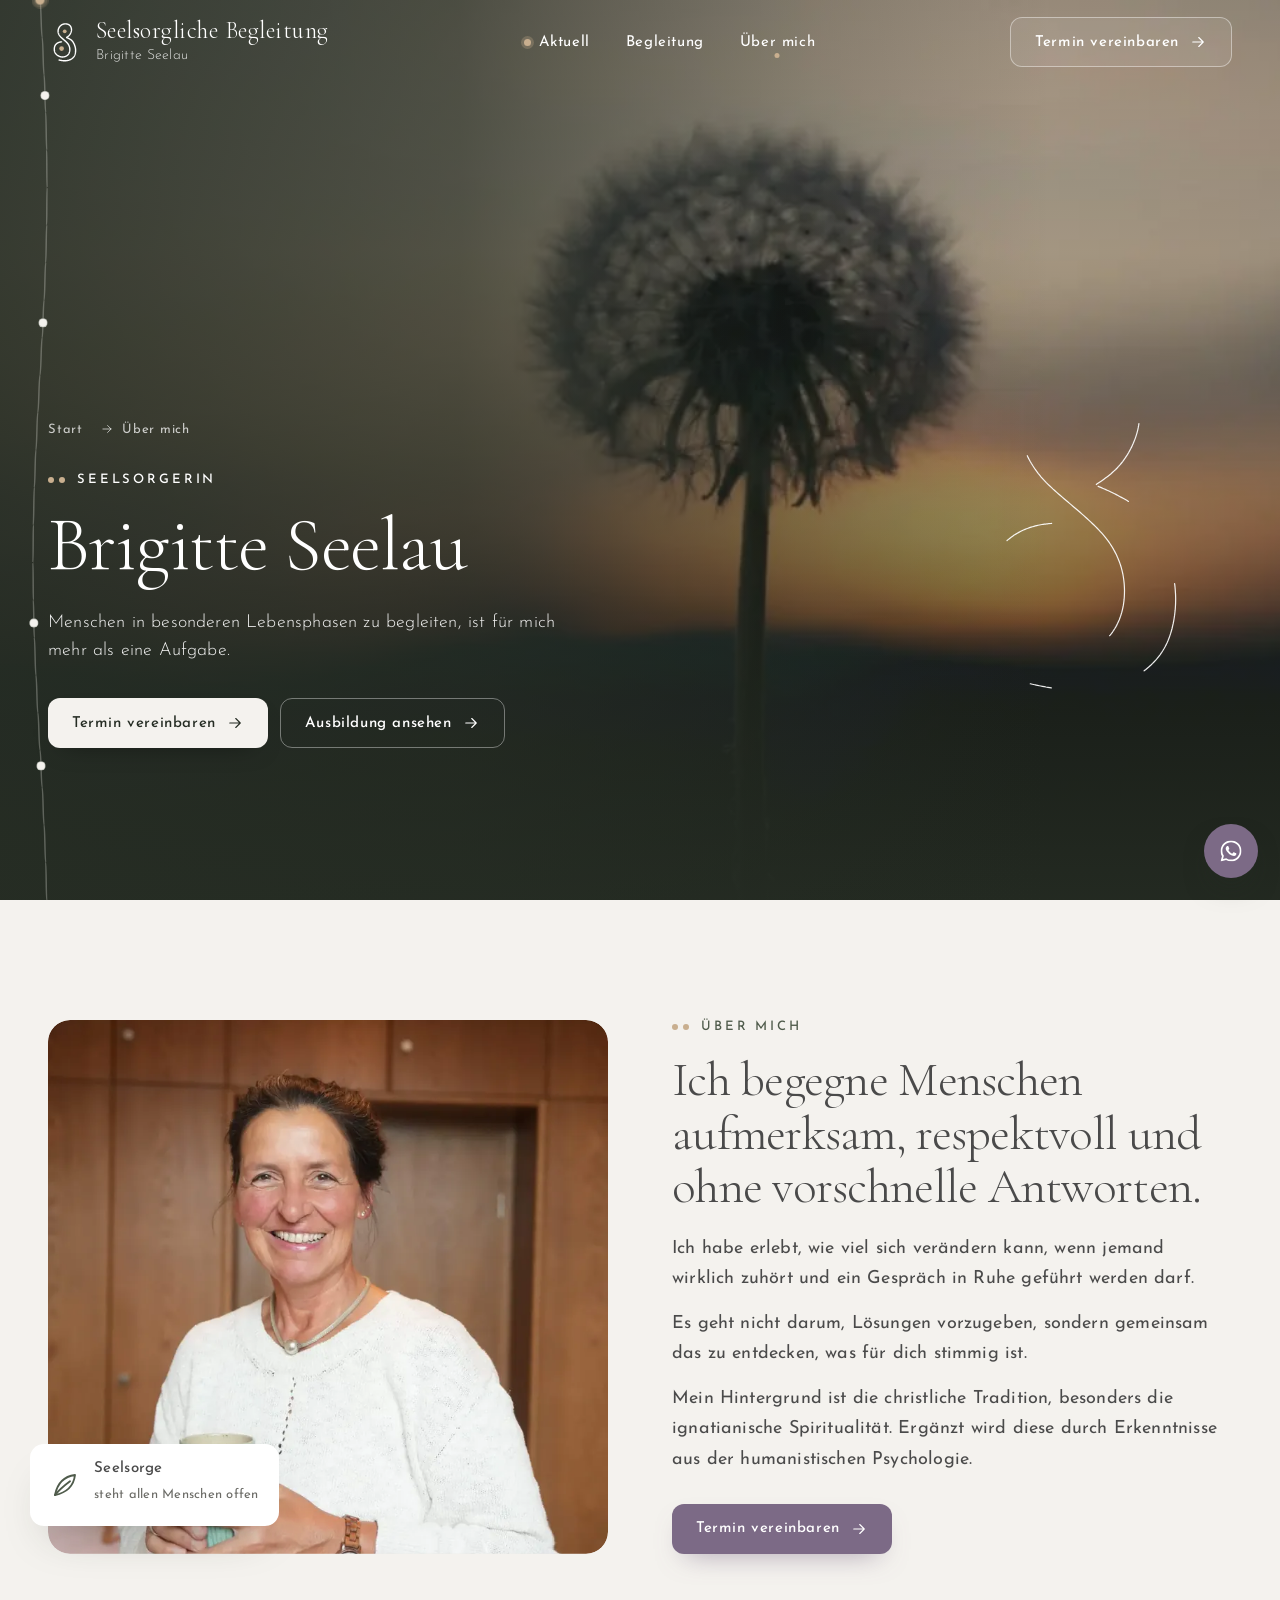
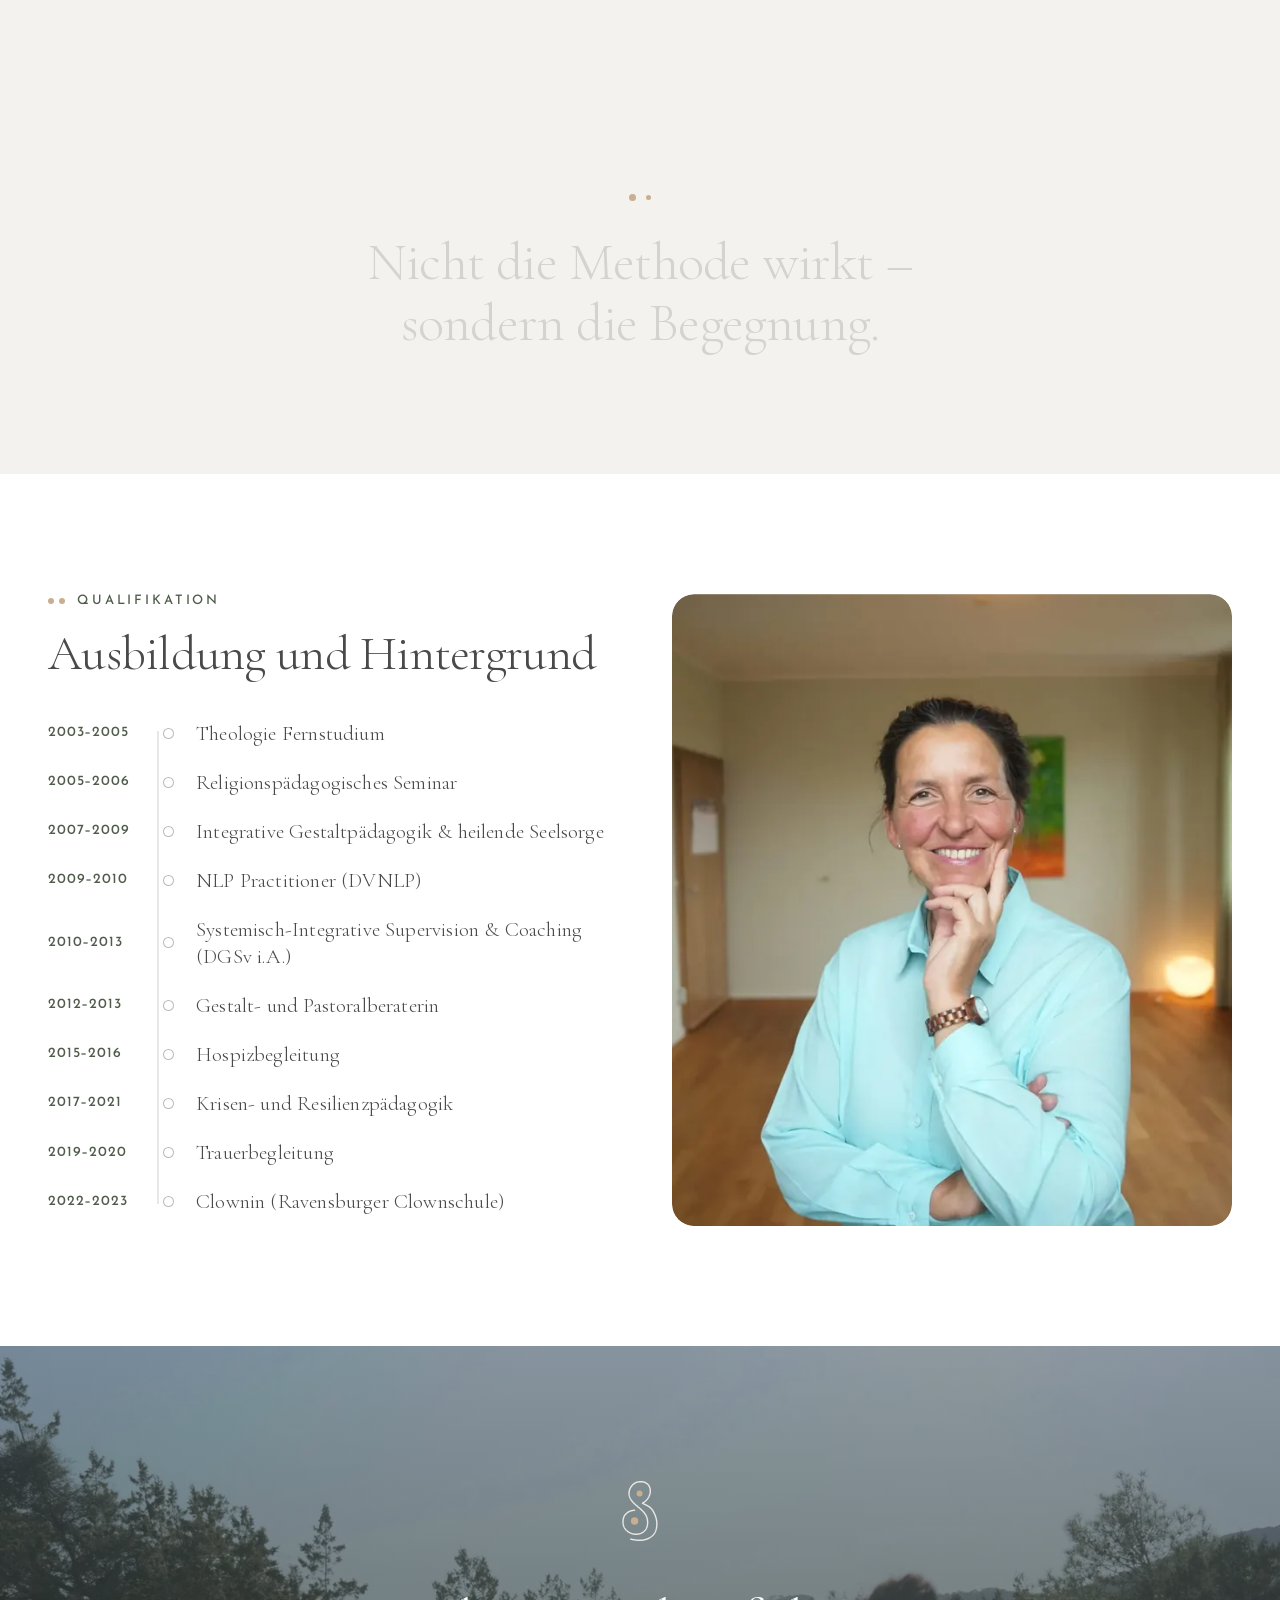
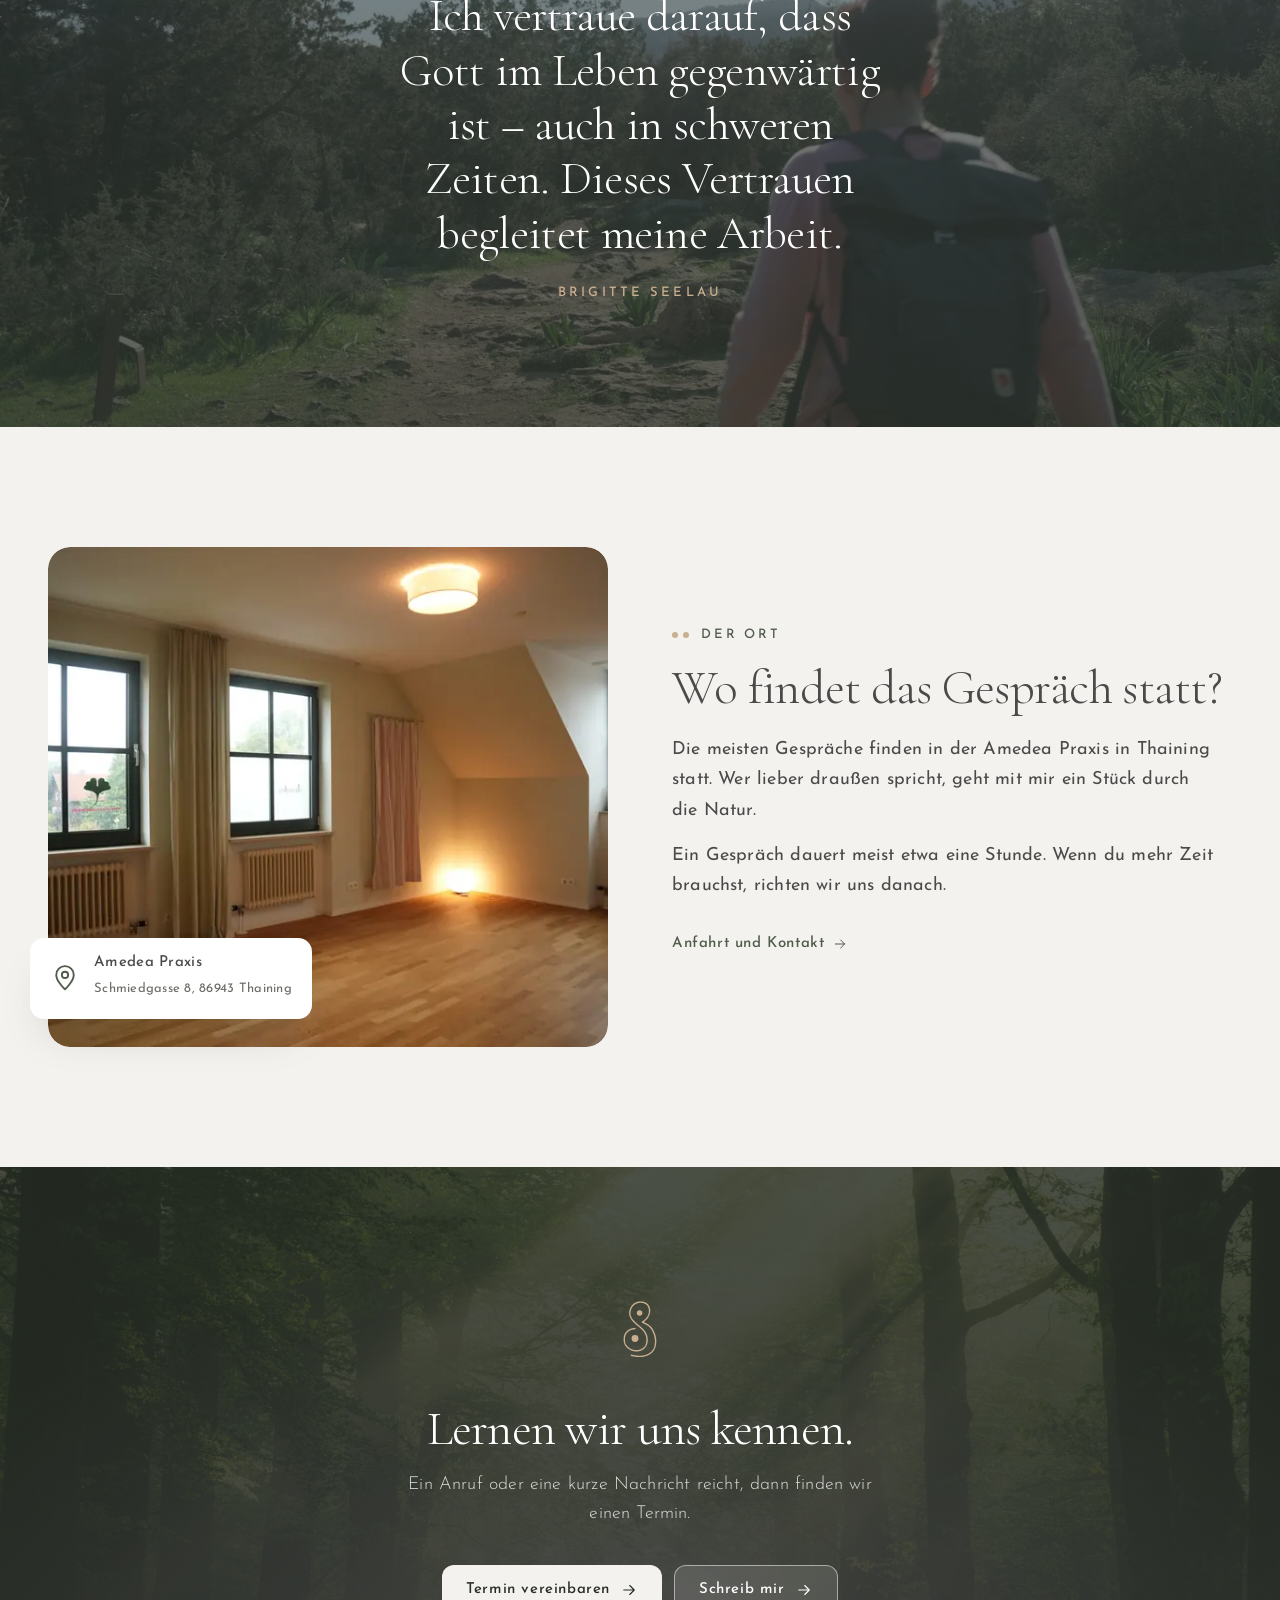
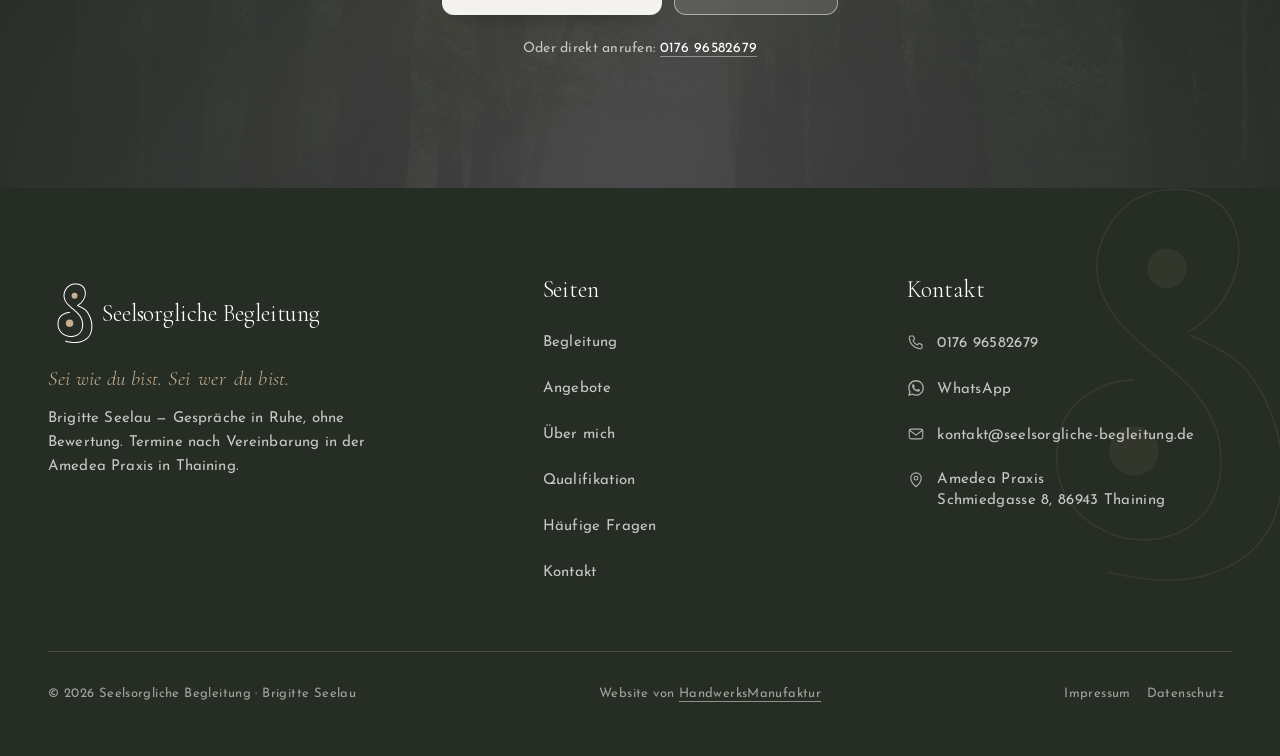
<file: ueber-mich/index.html>
<!DOCTYPE html>
<html lang="de" class="kein-js">
<head>
<meta charset="UTF-8">
<meta name="viewport" content="width=device-width, initial-scale=1.0">
<title>Brigitte Seelau — Über mich | Seelsorgliche Begleitung</title>
<meta name="description" content="Brigitte Seelau, Seelsorgliche Begleitung in Thaining: christliche Tradition, ignatianische Spiritualität, humanistische Psychologie. Ausbildung, Hintergrund.">
<link rel="canonical" href="https://seelsorgliche-begleitung.de/ueber-mich/">
<meta name="robots" content="index, follow, max-image-preview:large">
<meta name="author" content="Brigitte Seelau">
<meta property="og:site_name" content="Seelsorgliche Begleitung">
<meta property="og:locale" content="de_DE">
<meta property="og:url" content="https://seelsorgliche-begleitung.de/ueber-mich/">
<meta property="og:title" content="Brigitte Seelau — Über mich | Seelsorgliche Begleitung">
<meta property="og:description" content="Brigitte Seelau, Seelsorgliche Begleitung in Thaining: christliche Tradition, ignatianische Spiritualität, humanistische Psychologie. Ausbildung, Hintergrund.">
<meta property="og:type" content="website">
<meta property="og:image" content="https://seelsorgliche-begleitung.de/assets/img/og.jpg">
<meta property="og:image:alt" content="Seelsorgliche Begleitung — Brigitte Seelau, Thaining">
<meta name="twitter:card" content="summary_large_image">
<meta name="theme-color" content="#F4F2EE">
<link rel="icon" href="/assets/img/favicon.svg" type="image/svg+xml">
<link rel="icon" type="image/png" sizes="32x32" href="/assets/img/favicon-32.png">
<link rel="apple-touch-icon" href="/assets/img/favicon-180.png">
<link rel="preload" href="/assets/font/cormorant-300.woff2" as="font" type="font/woff2" crossorigin media="(min-width:641px)">
<link rel="preload" href="/assets/font/cormorant-500.woff2" as="font" type="font/woff2" crossorigin media="(max-width:640px)">
<link rel="preload" href="/assets/font/josefin-var.woff2" as="font" type="font/woff2" crossorigin>
<style>/* Schriften lokal — keine Verbindung nach draußen. Cormorant Garamond Light (300, wie auf der bisherigen Seite) + Medium (500, Überschriften am Handy) und Josefin Sans als variable Schrift (300–600). */
@font-face{font-family:"Cormorant Garamond";font-style:normal;font-weight:300;font-display:swap;src:url(/assets/font/cormorant-300.woff2) format("woff2")}
@font-face{font-family:"Cormorant Garamond";font-style:normal;font-weight:500;font-display:swap;src:url(/assets/font/cormorant-500.woff2) format("woff2")}
@font-face{font-family:"Cormorant Garamond";font-style:italic;font-weight:300;font-display:swap;src:url(/assets/font/cormorant-300i.woff2) format("woff2")}
@font-face{font-family:"Josefin Sans";font-style:normal;font-weight:100 700;font-display:swap;src:url(/assets/font/josefin-var.woff2) format("woff2")}
@font-face{font-family:"Cormorant Fallback";src:local("Georgia"),local("Times New Roman");size-adjust:86%;ascent-override:90%;descent-override:26%;line-gap-override:0%}
@font-face{font-family:"Josefin Fallback";src:local("Helvetica Neue"),local("Arial");size-adjust:101%;ascent-override:95%;descent-override:22%;line-gap-override:0%}</style>
<link rel="preload" as="image" href="/assets/img/poster-pusteblume.webp" fetchpriority="high">
<style>/* Seelsorgliche Begleitung — Brigitte Seelau, Thaining · Neubau 22.10.2026
   Signatur „Der gemeinsame Weg“: die Haarlinie des Logos zieht als Weg durch die Seite, zwei goldene Punkte gehen mit.
   Farben aus dem Logo: Salbei #4F5B4B · Lila #7C6A86 · Gold #C9AF8F · Creme #F4F2EE · Text #4A4A4A. */
:root{
  --salbei:#4F5B4B; --salbei-tief:#3A4438; --tinte:#262D24; --tinte-2:#30392E;
  --lila:#7C6A86; --lila-tief:#655572; --gold:#C9AF8F; --gold-text:#7A6244;
  --creme:#F4F2EE; --creme-2:#EBE8E1; --weiss:#FFFFFF; --text:#4A4A4A; --grau:#6B6B66;
  --linie:rgba(79,91,75,.14); --linie-hell:rgba(244,242,238,.16);
  --r:22px; --r-s:14px; --r-k:12px; --wrap:1240px;
  --serif:"Cormorant Garamond","Cormorant Fallback",Georgia,serif;
  --sans:"Josefin Sans","Josefin Fallback",system-ui,sans-serif;
  --ease:cubic-bezier(.2,.7,.3,1); --schnell:.3s; --druck:.97;
}
*{box-sizing:border-box;margin:0;padding:0}
html{scroll-behavior:smooth;-webkit-text-size-adjust:100%}
body{font:400 18px/1.7 var(--sans);letter-spacing:.01em;color:var(--text);background:var(--creme);overflow-x:clip;font-synthesis:none}
img,video{display:block;max-width:100%}
img{height:auto}
a{color:inherit;text-decoration:none}
button{font:inherit;color:inherit;background:none;border:0;cursor:pointer}
ul,ol{list-style:none}
h1,h2,h3,h4{font-family:var(--serif);font-weight:300;line-height:1.08;letter-spacing:-.015em;text-wrap:balance;hyphens:manual;-webkit-hyphens:manual;overflow-wrap:break-word}
h1{font-size:clamp(2.8rem,6vw,5.2rem);line-height:1.02;letter-spacing:-.02em}
h2{font-size:clamp(2rem,3.8vw,3.3rem);line-height:1.1}
h3{font-size:clamp(1.45rem,2vw,1.8rem);letter-spacing:-.005em;line-height:1.15}
p{max-width:62ch;text-wrap:pretty}
.wrap{width:100%;max-width:var(--wrap);margin:0 auto;padding:0 28px}
section{position:relative;padding:120px 0}
section.pt0{padding-top:0}
.weiss{background:var(--weiss)}
::selection{background:var(--lila);color:#fff}
.skip{position:absolute;left:-9999px;top:16px;z-index:300;background:var(--tinte);color:#fff;padding:12px 18px;border-radius:var(--r-k)}
.skip:focus{left:16px}
:focus-visible{outline:2px solid var(--lila);outline-offset:3px;border-radius:6px}
[id]{scroll-margin-top:96px}

/* ---------- Icons, Kicker (zwei Punkte — das Zeichen wiederholt sich) */
.ic{width:24px;height:24px;fill:none;stroke:currentColor;stroke-width:1.5;stroke-linecap:round;stroke-linejoin:round;flex:none}
.ic-marke{stroke:none;transform:scale(.88)}
.kicker{display:inline-flex;align-items:center;gap:12px;font:500 13px/1 var(--sans);letter-spacing:.22em;text-transform:uppercase;color:var(--salbei);margin-bottom:20px}
.kicker::before{content:"";width:6px;height:6px;border-radius:50%;background:var(--gold);box-shadow:11px 0 0 var(--gold);margin-right:11px;flex:none}
.kicker.hell{color:#fff}
.lead{font-size:clamp(1.1rem,1.4vw,1.25rem);line-height:1.6;color:var(--grau);font-weight:300}
.kursiv{font-family:var(--serif);font-style:italic}

/* ---------- Knöpfe (Druck-Feedback auf pointer-down, 12-px-Radius für alle) */
.btn{--s:1;position:relative;display:inline-flex;align-items:center;gap:10px;padding:15px 24px;border-radius:var(--r-k);font:500 15px/1 var(--sans);letter-spacing:.04em;overflow:hidden;min-height:50px;white-space:nowrap;transition:transform var(--schnell) var(--ease),box-shadow var(--schnell) var(--ease),background var(--schnell) var(--ease),border-color var(--schnell) var(--ease);transform:translate(var(--mx,0),var(--my,0)) scale(var(--s))}
.btn .ic{width:18px;height:18px;transition:transform var(--schnell) var(--ease)}
.btn:hover .ic{transform:translateX(4px)}
.btn:active{--s:var(--druck);transition-duration:.1s}
.btn-lila{background:var(--lila);color:#fff;box-shadow:0 12px 28px -14px rgba(124,106,134,.7)}
.btn-lila:hover{background:var(--lila-tief);box-shadow:0 16px 32px -14px rgba(124,106,134,.8);--my:-2px}
.btn-lila::after{content:"";position:absolute;inset:0;background:linear-gradient(105deg,transparent 35%,rgba(255,255,255,.22) 50%,transparent 65%);transform:translateX(-130%);transition:transform .4s var(--ease)}
.btn-lila:hover::after{transform:translateX(130%)}
.btn-hell{background:rgba(255,255,255,.12);color:#fff;border:1px solid rgba(255,255,255,.5);backdrop-filter:blur(10px);-webkit-backdrop-filter:blur(10px)}
.btn-hell:hover{background:rgba(255,255,255,.22);--my:-2px}
.btn-linie{color:var(--salbei);border:1.5px solid rgba(79,91,75,.35);background:transparent}
.btn-linie:hover{border-color:var(--salbei);background:rgba(79,91,75,.06);--my:-2px}
.text-link{display:inline-flex;align-items:center;gap:8px;min-height:44px;font:500 15px/1 var(--sans);letter-spacing:.04em;color:var(--salbei);text-decoration:underline;text-decoration-thickness:1px;text-underline-offset:6px;text-decoration-color:transparent;transition:text-decoration-color var(--schnell),color var(--schnell)}
.text-link:hover{text-decoration-color:var(--gold)}
.text-link .ic{width:16px;height:16px;transition:transform var(--schnell) var(--ease)}
.text-link:hover .ic{transform:translateX(4px)}
.knoepfe{display:flex;gap:12px;flex-wrap:wrap}
a[href]:not(.btn):not(.lp-karte):not(.angebot):active,button:not(.btn):active{opacity:.6;transition-duration:.1s}

/* ---------- Kopf: durchsichtig über dem Video, fest beim Scrollen */
header{position:fixed;inset:0 0 auto 0;z-index:60;transition:transform .4s var(--ease),background .4s var(--ease),box-shadow .4s var(--ease);background:transparent;color:var(--text)}
header.ueber-dunkel:not(.fest){color:#fff}
header.oben-weg{transform:translateY(-100%)}
header.fest{background:rgba(244,242,238,.84);backdrop-filter:blur(18px) saturate(140%);-webkit-backdrop-filter:blur(18px) saturate(140%);box-shadow:0 1px 0 rgba(79,91,75,.1);color:var(--text)}
header .wrap{display:flex;align-items:center;justify-content:space-between;min-height:84px;gap:20px}
.marke{display:flex;align-items:center;gap:14px;min-height:44px;color:inherit}
.marke-zeichen{width:34px;height:47px}
.marke b{font:300 24px/1 var(--serif);letter-spacing:.02em;white-space:nowrap;color:inherit}
.marke b small{display:block;font:400 13px/1 var(--sans);letter-spacing:.14em;text-transform:uppercase;margin-top:6px;opacity:.78}
.zeichen .haar{fill:none;stroke:currentColor;stroke-width:1.4;stroke-linecap:round;stroke-linejoin:round;vector-effect:non-scaling-stroke}
.zeichen .punkt{fill:var(--gold)}
nav.haupt ul{display:flex;gap:4px}
nav.haupt a{position:relative;display:block;padding:15px 16px;font:400 15px/1 var(--sans);letter-spacing:.04em;border-radius:var(--r-k);transition:background var(--schnell),color var(--schnell)}
nav.haupt a::after{content:"";position:absolute;left:50%;bottom:7px;width:5px;height:5px;border-radius:50%;background:var(--gold);transform:translateX(-50%) scale(0);transition:transform var(--schnell) var(--ease)}
nav.haupt a:hover{background:rgba(79,91,75,.08)}
header.ueber-dunkel:not(.fest) nav.haupt a:hover{background:rgba(255,255,255,.12)}
nav.haupt a.aktiv::after{transform:translateX(-50%) scale(1)}
.header-cta{display:flex;align-items:center;gap:10px}
.menu-knopf{display:none;width:48px;height:48px;border-radius:50%;background:var(--salbei);color:#fff;place-items:center;transition:background var(--schnell)}
.menu-knopf span{display:block;width:20px;height:1.5px;background:#fff;position:relative;transition:background .2s}
.menu-knopf span::before,.menu-knopf span::after{content:"";position:absolute;left:0;width:20px;height:1.5px;background:#fff;transition:transform .3s var(--ease),top .3s var(--ease)}
.menu-knopf span::before{top:-6px} .menu-knopf span::after{top:6px}
body.menu-offen .menu-knopf span{background:transparent}
body.menu-offen .menu-knopf span::before{top:0;transform:rotate(45deg)} body.menu-offen .menu-knopf span::after{top:0;transform:rotate(-45deg)}
.menu-flaeche{position:fixed;inset:0;z-index:55;background:var(--creme);color:var(--text);padding:140px 28px 40px;display:flex;flex-direction:column;justify-content:space-between;opacity:0;visibility:hidden;transform:translateY(-2%);transition:opacity .4s var(--ease),transform .4s var(--ease),visibility 0s .4s;overscroll-behavior:contain}
.menu-flaeche[hidden]{display:none}
body.menu-offen .menu-flaeche{opacity:1;visibility:visible;transform:none;transition-delay:0s}
.menu-flaeche ul{display:grid;gap:2px}
.menu-flaeche li a{display:flex;align-items:center;gap:16px;padding:12px 0;font:300 clamp(1.7rem,6.5vw,2.3rem)/1.1 var(--serif);opacity:0;transform:translateY(12px);transition:opacity .4s var(--ease),transform .4s var(--ease);transition-delay:calc(.05s * var(--i,0))}
.menu-flaeche li a::before{content:"";width:7px;height:7px;border-radius:50%;background:var(--gold);flex:none;transition:transform var(--schnell) var(--ease)}
.menu-flaeche li a.aktiv::before{box-shadow:0 0 0 4px rgba(201,175,143,.3)}
.menu-flaeche li a:hover::before{transform:scale(1.4)}
body.menu-offen .menu-flaeche li a{opacity:1;transform:none}
.menu-flaeche .unten{font-size:14px;letter-spacing:.02em;color:var(--grau);display:grid;gap:4px}
.menu-flaeche .unten a{min-height:44px;display:inline-flex;align-items:center;gap:10px;color:var(--text)}
.menu-flaeche .unten .ic{width:18px;height:18px;color:var(--salbei)}
.menu-zeichen{position:absolute;right:-30px;bottom:-30px;width:min(60vw,300px);opacity:.1;pointer-events:none;color:var(--salbei)}
.menu-zeichen svg{width:100%;height:auto}

/* ---------- Der Weg (Signatur): die Haarlinie links, füllt sich mit dem Scrollen, zwei goldene Punkte gehen mit */
.wegbahn{position:fixed;left:16px;top:0;bottom:0;width:48px;z-index:40;pointer-events:none;--p:0}
.wegbahn-svg{position:absolute;inset:0;width:48px;height:100%;overflow:visible}
.wegbahn .bahn{fill:none;stroke:rgba(79,91,75,.18);stroke-width:1.5;stroke-linecap:round}
.wegbahn .fluss{fill:none;stroke:var(--salbei);stroke-width:1.5;stroke-linecap:round}
.wegbahn .geher{position:absolute;left:0;top:0;width:9px;height:9px;border-radius:50%;background:var(--gold);transform:translate(-50%,-50%);box-shadow:0 0 0 4px rgba(201,175,143,.22);will-change:transform}
.wegbahn .geher.g2{width:7px;height:7px;opacity:.85;box-shadow:0 0 0 3px rgba(201,175,143,.18)}
.wegbahn .punkt{position:absolute;left:0;top:0;width:44px;height:44px;transform:translate(-50%,-50%);pointer-events:auto;border-radius:50%}
.wegbahn .punkt::before{content:"";position:absolute;left:50%;top:50%;width:9px;height:9px;border-radius:50%;background:var(--creme);border:1.5px solid rgba(79,91,75,.35);transform:translate(-50%,-50%) scale(.85);transition:transform .35s var(--ease),border-color .35s,background .35s,box-shadow .35s}
.wegbahn .punkt.an::before{background:var(--gold);border-color:var(--gold);transform:translate(-50%,-50%) scale(1.1);box-shadow:0 0 0 5px rgba(201,175,143,.2)}
.wegbahn .punkt i{position:absolute;left:34px;top:50%;transform:translateY(-50%) translateX(-6px);white-space:nowrap;font:500 13px/1 var(--sans);letter-spacing:.14em;text-transform:uppercase;color:var(--salbei-tief);background:rgba(244,242,238,.94);padding:8px 12px;border-radius:999px;opacity:0;transition:opacity .25s,transform .25s var(--ease);font-style:normal;box-shadow:0 8px 22px -10px rgba(38,45,36,.3)}
.wegbahn .punkt:hover i,.wegbahn .punkt.an.frisch i{opacity:1;transform:translateY(-50%) translateX(0)}
body.dunkel-oben .wegbahn .bahn{stroke:rgba(244,242,238,.28)}
body.dunkel-oben .wegbahn .fluss{stroke:var(--gold)}
@media (max-width:1180px){.wegbahn{display:none}}

/* ---------- Cursor: zwei goldene Punkte, die mitgehen */
.cursor{position:fixed;left:0;top:0;z-index:100;pointer-events:none}
.cursor i{position:fixed;left:0;top:0;width:8px;height:8px;border-radius:50%;background:var(--gold);transform:translate(-50%,-50%);opacity:0;transition:width .25s var(--ease),height .25s var(--ease),background .25s,opacity .3s,border-color .25s;border:1.5px solid transparent}
.cursor i+i{width:5px;height:5px;opacity:0}
.cursor.an i{opacity:.95}
.cursor.an i+i{opacity:.7}
.cursor.link i:first-child{width:40px;height:40px;background:rgba(201,175,143,.14);border-color:var(--gold)}
.cursor.foto i:first-child{width:64px;height:64px;background:rgba(201,175,143,.1);border-color:rgba(201,175,143,.7)}
@media (hover:none),(max-width:900px){.cursor{display:none}}

/* ---------- Intro (einmal, beim Kommen von außen): die Linie zeichnet sich, die beiden Punkte setzen sich */
.intro{position:fixed;inset:0;z-index:200;background:var(--creme);display:grid;place-items:center;color:var(--salbei);transition:opacity .5s var(--ease),visibility 0s .5s}
.intro.weg{opacity:0;visibility:hidden}
.intro svg{width:min(34vw,200px);height:auto;overflow:visible}
.intro .haar{stroke-dasharray:1;stroke-dashoffset:1;animation:zeichnen .8s var(--ease) .1s forwards}
.intro .haar+.haar{animation-delay:.5s}
.intro .punkt{transform:scale(0);transform-origin:center;transform-box:fill-box;animation:setzen .4s var(--ease) 1s forwards}
.intro .punkt+.punkt{animation-delay:1.1s}
.intro .wort{position:absolute;bottom:17vh;left:0;right:0;text-align:center;font:300 clamp(1.1rem,2.6vw,1.6rem)/1 var(--serif);letter-spacing:.32em;text-transform:uppercase;color:var(--salbei-tief);opacity:0;animation:auftauchen .6s var(--ease) 1s forwards;padding:0 20px}
@keyframes zeichnen{to{stroke-dashoffset:0}}
@keyframes setzen{from{transform:scale(0)}60%{transform:scale(1.25)}to{transform:scale(1)}}
@keyframes auftauchen{from{opacity:0;transform:translateY(8px);filter:blur(6px)}to{opacity:1;transform:none;filter:blur(0)}}
html.ankunft .intro{display:none}

/* ---------- Seitenwechsel: weiche Blende */
.blende{position:fixed;inset:0;z-index:190;background:var(--creme);opacity:0;visibility:hidden;pointer-events:none;transition:opacity .35s var(--ease),visibility 0s .35s}
.blende.los{opacity:1;visibility:visible;transition:opacity .35s var(--ease)}
html.ankunft .blende{visibility:visible;opacity:1;animation:blendeWeg .6s var(--ease) .05s forwards}
@keyframes blendeWeg{to{opacity:0;visibility:hidden}}

/* ---------- Reveal (additiv — ohne JS ist alles sichtbar) */
/* Reveal über `translate`, Hover über `transform` — so überschreibt der Reveal keine Hover-Antwort */
.js .rev{opacity:0;translate:0 22px;filter:blur(3px);transition:opacity .4s var(--ease),translate .4s var(--ease),filter .4s var(--ease)}
.js .rev.da{opacity:1;translate:none;filter:blur(0)}
.js .rev.v2{transition-delay:.1s}.js .rev.v3{transition-delay:.2s}.js .rev.v4{transition-delay:.3s}.js .rev.v5{transition-delay:.4s}
/* Hero-Text ist ab dem ersten Bild sichtbar (größtes Element auf dem Handy, LCP): nur ein kurzes Gleiten, kein Ausblenden */
.js .hero .rev{opacity:1;filter:none;translate:none;transition:none;animation:heroRein .5s var(--ease) both}
.js .hero .rev.v2{animation-delay:.08s}.js .hero .rev.v3{animation-delay:.16s}
@keyframes heroRein{from{transform:translateY(14px)}to{transform:none}}
.js .worte i{display:inline-block;font-style:inherit;opacity:0;transform:translateY(.4em);filter:blur(4px);transition:opacity .4s var(--ease),transform .4s var(--ease),filter .4s var(--ease);transition-delay:calc(var(--i) * .045s)}
.js .worte.da i{opacity:1;transform:none;filter:blur(0)}
/* Bilder öffnen sich weich: Rahmen weitet sich, das Motiv kommt näher */
.js .oeffnet{clip-path:inset(9% 7% round var(--r));transition:clip-path .4s var(--ease)}
.js .oeffnet img,.js .oeffnet video{transform:scale(1.08);transition:transform .6s var(--ease)}
.js .oeffnet.da{clip-path:inset(0 0 round var(--r))}
.js .oeffnet.da img,.js .oeffnet.da video{transform:none}

/* ---------- Hero */
.hero{position:relative;min-height:100svh;display:flex;align-items:flex-end;color:#fff;overflow:hidden;background:var(--tinte);padding:0}
.hero .medien{position:absolute;inset:0}
.hero video,.hero .medien img{width:100%;height:100%;object-fit:cover;position:absolute;inset:0}
.hero .schleier{position:absolute;inset:0;background:
  linear-gradient(to right,rgba(38,45,36,.86) 0,rgba(38,45,36,.66) 36%,rgba(38,45,36,.2) 64%,transparent 82%),
  linear-gradient(to top,rgba(38,45,36,.92) 0,rgba(38,45,36,.5) 40%,rgba(38,45,36,.26) 72%,rgba(38,45,36,.38) 100%)}
.hero-inhalt{position:relative;padding-top:184px;padding-bottom:152px;display:grid;grid-template-columns:1.15fr .85fr;gap:40px;align-items:end}
.hero h1{max-width:19ch;color:#fff;text-wrap:balance}
.hero-klein h1{max-width:22ch}
.hero .lead{color:rgba(255,255,255,.94);margin:24px 0 32px;max-width:48ch}
.hero .krumen{margin-bottom:22px}
.hero-zeichen{justify-self:end;width:min(26vw,300px);--p:.35;color:rgba(255,255,255,.92)}
.hero-zeichen svg{width:100%;height:auto;overflow:visible}
.scroll-zeichen .haar{stroke-width:1.2;stroke-dasharray:1;stroke-dashoffset:calc(1 - var(--p));transition:stroke-dashoffset .15s var(--ease)}
.scroll-zeichen .punkt{transform-box:fill-box;transform-origin:center;transform:scale(clamp(0,calc(var(--p) * 2.2 - 1.2),1));transition:transform .15s var(--ease)}
.hero-klein{min-height:60svh}
.hero-klein .hero-inhalt{grid-template-columns:1fr;padding-top:160px;padding-bottom:88px}
.krumen{display:flex;gap:8px;align-items:center;font:400 13px/1 var(--sans);letter-spacing:.06em;color:rgba(255,255,255,.75);margin-bottom:22px;flex-wrap:wrap}
.krumen a{min-height:44px;min-width:44px;display:inline-flex;align-items:center;transition:color var(--schnell)} .krumen a:hover{color:#fff}
.krumen .ic{width:14px;height:14px}

/* ---------- Statement (füllt sich wortweise durch die Bildmitte, beide Richtungen) */
.statement{--p:0;text-align:center;padding:120px 0}
.hero + .statement{padding:184px 0 128px}
.statement h2{font-size:clamp(1.9rem,4.2vw,3.5rem);line-height:1.15;max-width:22ch;margin:0 auto;letter-spacing:-.015em}
.statement h2 i{font-style:normal;opacity:.18;transition:opacity .3s}
.statement h2 i.an{opacity:1}
.statement .lead{margin:22px auto 0;text-align:center;max-width:40ch}
.statement-punkte{display:flex;justify-content:center;gap:10px;margin-bottom:30px}
.statement-punkte i{width:7px;height:7px;border-radius:50%;background:var(--gold);display:block}
.statement-punkte i+i{width:5px;height:5px;margin-top:1px}

/* ---------- Duo (Bild + Text, beide Spalten gleich hoch) */
.duo{display:grid;grid-template-columns:1fr 1fr;gap:64px;align-items:stretch}
.duo.rechts .bildseite{order:2}
.duo>div:not(.bildseite){align-content:center;display:grid;gap:0}
.bildseite{position:relative;min-height:500px}
.foto{border-radius:var(--r);overflow:hidden;background:var(--creme-2);position:absolute;inset:0}
.foto img{width:100%;height:100%;object-fit:cover}
.js .foto.oeffnet.da:hover img{transform:scale(1.035)}
.notiz{position:absolute;left:-18px;bottom:28px;background:#fff;border-radius:var(--r-s);padding:16px 20px;box-shadow:0 24px 48px -24px rgba(38,45,36,.4);display:flex;align-items:center;gap:14px;max-width:290px;z-index:2}
.notiz .ic{width:30px;height:30px;color:var(--salbei)}
.notiz b{display:block;font:500 15px/1.25 var(--sans);letter-spacing:.02em} .notiz span{font-size:13px;letter-spacing:.02em;color:var(--grau)}
.duo h2{margin-bottom:20px}
.duo p+p{margin-top:14px}
.duo .btn{margin-top:28px;justify-self:start}
.duo .text-link{margin-top:20px;justify-self:start}
.duo .knoepfe{margin-top:28px}
.kopf{max-width:720px;margin-bottom:56px}
.kopf.mitte{margin-left:auto;margin-right:auto;text-align:center}
.kopf.mitte .kicker{justify-content:center}
.kopf h2{margin-bottom:16px}
.kopf-zeile{display:flex;justify-content:space-between;align-items:end;gap:32px;margin-bottom:56px;flex-wrap:wrap}
.kopf-zeile .kopf{margin-bottom:0}

/* ---------- „Wenn …“ — fünf Anlässe entlang des Weges */
.wenn{position:relative;display:grid;gap:4px;margin:8px 0 28px;padding-left:2px}
.wenn::before{content:"";position:absolute;left:5px;top:18px;bottom:18px;width:1px;background:var(--linie)}
.wenn li{display:grid;grid-template-columns:auto 1fr;gap:18px;align-items:center;font:300 clamp(1.3rem,1.8vw,1.55rem)/1.3 var(--serif);padding:8px 0;transition:transform var(--schnell) var(--ease)}
.wenn li i{width:11px;height:11px;border-radius:50%;background:var(--creme);border:1.5px solid var(--gold);display:block;transition:background var(--schnell),transform var(--schnell) var(--ease)}
.wenn li:hover{transform:translateX(6px)} .wenn li:hover i{background:var(--gold);transform:scale(1.2)}

/* ---------- Lebensphasen-Karten (Naturvideo beim Drübergehen, am Handy im Bild) */
.lp-raster{display:grid;grid-template-columns:repeat(3,minmax(0,1fr));gap:18px}
.lp-karte{position:relative;display:block;border-radius:var(--r);overflow:hidden;background:#fff;border:1px solid var(--linie);isolation:isolate;transform:translateZ(0);transition:transform .4s var(--ease),box-shadow .4s var(--ease),border-color .4s;min-height:320px}
.lp-raster.klein .lp-karte{min-height:200px;background:#fff}
.weiss .lp-raster.klein .lp-karte{background:var(--creme)}
.lp-karte:hover,.lp-karte:focus-visible,.lp-karte.sb-an{transform:translateY(-4px);box-shadow:0 30px 50px -32px rgba(38,45,36,.5);border-color:transparent}
.lp-karte:active{transform:scale(var(--druck));transition-duration:.1s}
.lp-video,.lp-schleier{position:absolute;inset:0;width:100%;height:100%;object-fit:cover;opacity:0;z-index:-1;pointer-events:none;transition:opacity .4s var(--ease)}
.lp-schleier{background:linear-gradient(180deg,rgba(38,45,36,.36) 0%,rgba(38,45,36,.72) 100%)}
.lp-karte.sb-an .lp-video,.lp-karte.sb-an .lp-schleier{opacity:1}
.lp-text{position:relative;padding:30px 28px;display:flex;flex-direction:column;height:100%;min-height:inherit}
.lp-ico{width:50px;height:50px;border-radius:50%;background:var(--creme);display:grid;place-items:center;color:var(--salbei);margin-bottom:auto;transition:background .4s,color .4s,transform .4s var(--ease)}
.lp-raster.klein .lp-ico{background:var(--creme)}
.weiss .lp-raster.klein .lp-ico{background:#fff}
.lp-karte h3{margin-top:28px;transition:color .4s}
.lp-karte p{font-size:15.5px;line-height:1.6;color:var(--grau);margin-top:10px;transition:color .4s}
.lp-karte.sb-an h3,.lp-karte.sb-an p{color:#fff}
.lp-karte.sb-an .lp-ico{background:rgba(255,255,255,.14);color:var(--gold);transform:translateY(-2px)}
.lp-pfeil{position:absolute;right:22px;top:22px;width:36px;height:36px;border-radius:50%;border:1px solid var(--linie);display:grid;place-items:center;color:var(--salbei);transition:background .4s,color .4s,border-color .4s,transform .4s var(--ease)}
.lp-pfeil .ic{width:16px;height:16px}
.lp-karte:hover .lp-pfeil,.lp-karte.sb-an .lp-pfeil{background:var(--gold);border-color:var(--gold);color:var(--tinte);transform:rotate(-45deg)}

/* ---------- Angebote als Register (01–04) */
.angebote{display:grid}
.angebot{display:grid;grid-template-columns:88px 1fr 340px;gap:32px;align-items:stretch;padding:40px 0;border-top:1px solid var(--linie);color:inherit;transition:background .4s var(--ease);position:relative}
.angebot:last-child{border-bottom:1px solid var(--linie)}
.angebot>*{display:grid;align-content:center}
.angebot .nr{font:300 clamp(2.4rem,4vw,3.6rem)/1 var(--serif);letter-spacing:-.02em;color:var(--gold);transition:color .4s,transform .4s var(--ease)}
.angebot:hover .nr,.angebot:focus-visible .nr,.angebot.sb-an .nr{color:var(--salbei);transform:translateX(6px)}
.angebot h3{font-size:clamp(1.6rem,2.3vw,2.1rem)}
.angebot .unter{display:block;font:500 13px/1 var(--sans);letter-spacing:.18em;text-transform:uppercase;color:var(--salbei);margin:10px 0 14px}
.angebot p{font-size:16px;color:var(--grau);line-height:1.65}
.angebot-medien{display:grid;align-content:center}
.angebot-ende{display:grid;align-content:center;justify-content:end}
.angebot-video{aspect-ratio:16/9;border-radius:var(--r);overflow:hidden;background:var(--creme-2);position:relative}
.angebot-video video{width:100%;height:100%;object-fit:cover;transition:transform .4s var(--ease)}
.angebot:hover .angebot-video video,.angebot.sb-an .angebot-video video{transform:scale(1.03)}
.angebot.kurz{grid-template-columns:88px 1fr 44px}
.angebot.kurz .unter{margin-bottom:0}
.angebot-pfeil{width:44px;height:44px;border-radius:50%;border:1px solid var(--linie);display:grid;place-items:center;color:var(--salbei);transition:background .4s,color .4s,border-color .4s,transform .4s var(--ease)}
.angebot.kurz:hover .angebot-pfeil{background:var(--lila);border-color:var(--lila);color:#fff;transform:translateX(4px)}
.angebot.kurz:active{opacity:.7;transition-duration:.1s}

/* ---------- Gespräch: drei Zeilen mit Zeichen */
.gespraech{display:block;margin-top:8px}
.gespraech li{display:grid;grid-template-columns:52px 1fr;gap:22px;align-items:stretch;padding:22px 0;border-top:1px solid var(--linie);transition:transform var(--schnell) var(--ease)}
.gespraech li:last-child{border-bottom:1px solid var(--linie)}
.g-spalte{display:grid;align-content:start}
.g-ico{width:52px;height:52px;border-radius:50%;background:var(--creme);display:grid;place-items:center;color:var(--salbei);transition:background var(--schnell),color var(--schnell)}
.gespraech li:hover{transform:translateX(6px)} .gespraech li:hover .g-ico{background:var(--salbei);color:var(--creme)}
.gespraech h3{font-size:1.45rem;margin-bottom:6px}
.gespraech p{font-size:16px;color:var(--grau);line-height:1.6}

/* ---------- Zitat-Band mit Video · Haltungs-Band mit Foto */
.zitat,.band{position:relative;overflow:hidden;color:#fff;background:var(--tinte);padding:128px 0;display:grid;align-items:center;min-height:68vh}
.zitat .medien,.band .bg{position:absolute;inset:0}
.zitat video,.band .bg img{width:100%;height:100%;object-fit:cover;position:absolute;inset:0}
.zitat .schleier{position:absolute;inset:0;background:linear-gradient(180deg,rgba(38,45,36,.58) 0%,rgba(38,45,36,.5) 50%,rgba(38,45,36,.66) 100%)}
.band .bg video{position:absolute;inset:0;width:100%;height:100%;object-fit:cover}
.band-video .bg::after{background:linear-gradient(180deg,rgba(38,45,36,.34),rgba(38,45,36,.52) 45%,rgba(38,45,36,.7))!important}
.band .bg::after{content:"";position:absolute;inset:0;background:linear-gradient(180deg,rgba(38,45,36,.62),rgba(58,68,56,.78))}
.zitat .wrap,.band .wrap{position:relative;text-align:center;display:grid;justify-items:center}
.zitat-zeichen,.band-zeichen{display:block;width:54px;color:rgba(244,242,238,.9);margin-bottom:28px}
.zitat-zeichen svg,.band-zeichen svg{width:100%;height:auto}
.zitat blockquote p,.band blockquote p{font:300 clamp(1.8rem,3.6vw,3rem)/1.18 var(--serif);letter-spacing:-.015em;max-width:22ch;margin:0 auto;text-wrap:balance;color:#fff}
.zitat cite,.band cite{display:block;margin-top:26px;font:500 13px/1 var(--sans);letter-spacing:.24em;text-transform:uppercase;color:var(--gold);font-style:normal}

/* ---------- FAQ: Titel links, Liste rechts, erste Frage offen */
.faq-block{display:grid;grid-template-columns:.85fr 1.15fr;gap:64px;align-items:stretch}
.faq-block>div:first-child{align-content:start}
.faq-block .lead{margin:14px 0 18px}
.faq-item{border-top:1px solid var(--linie)}
.faq-item:last-child{border-bottom:1px solid var(--linie)}
.faq-frage{width:100%;display:flex;justify-content:space-between;align-items:center;gap:20px;text-align:left;padding:22px 0;font:300 1.45rem/1.3 var(--serif);min-height:48px;transition:color var(--schnell)}
.faq-frage:hover{color:var(--salbei)}
.faq-frage i{flex:none;width:34px;height:34px;border-radius:50%;border:1px solid rgba(79,91,75,.35);display:grid;place-items:center;position:relative;transition:transform .4s var(--ease),background .3s,border-color .3s}
.faq-frage i::before,.faq-frage i::after{content:"";position:absolute;left:50%;top:50%;width:12px;height:1.5px;background:var(--salbei);transform:translate(-50%,-50%);transition:transform .3s var(--ease),background .3s}
.faq-frage i::after{transform:translate(-50%,-50%) rotate(90deg)}
.faq-item.offen .faq-frage i{background:var(--salbei);border-color:var(--salbei)} .faq-item.offen .faq-frage i::before,.faq-item.offen .faq-frage i::after{background:#fff} .faq-item.offen .faq-frage i::after{transform:translate(-50%,-50%) rotate(0)}
.faq-antwort{display:grid;grid-template-rows:0fr;transition:grid-template-rows .4s var(--ease)}
.faq-antwort>div{overflow:hidden}
.faq-antwort p{padding:0 60px 26px 0;color:var(--grau);max-width:none;font-size:16px}
.faq-item.offen .faq-antwort{grid-template-rows:1fr}
html.kein-js .faq-antwort{grid-template-rows:1fr}
.direkt-anruf{display:flex;align-items:center;gap:10px;margin:0;color:var(--salbei)}
.direkt-anruf .ic{width:18px;height:18px}
.direkt-anruf a{font:500 15px/1 var(--sans);letter-spacing:.04em;color:var(--salbei);display:inline-flex;align-items:center;min-height:44px;text-decoration:underline;text-decoration-color:transparent;text-underline-offset:6px;transition:text-decoration-color var(--schnell)}
.direkt-anruf a:hover{text-decoration-color:var(--gold)}

/* ---------- Zeitleiste (Ausbildung): der Weg mit Punkten, füllt sich beim Scrollen */
.zeitleiste{--p:0;position:relative;display:grid;gap:0;margin-top:8px}
.zl-bahn{position:absolute;left:109px;top:22px;bottom:22px;width:1.5px;background:var(--linie);overflow:hidden}
.zl-fluss{position:absolute;left:0;top:0;width:100%;height:calc(var(--p) * 100%);background:var(--gold);transition:height .12s var(--ease)}
.zl{display:grid;grid-template-columns:92px 36px 1fr;gap:0 10px;align-items:center;padding:11px 0;transition:transform var(--schnell) var(--ease)}
.zl:hover{transform:translateX(5px)}
.zl .jahr{font:500 14px/1.3 var(--sans);letter-spacing:.06em;color:var(--salbei)}
.zl .pkt{display:grid;place-items:center}
.zl .pkt i{width:11px;height:11px;border-radius:50%;background:var(--creme);border:1.5px solid rgba(79,91,75,.4);display:block;transition:background .35s,border-color .35s,transform .35s var(--ease)}
.weiss .zl .pkt i{background:#fff}
.zl.an .pkt i{background:var(--gold);border-color:var(--gold);transform:scale(1.15)}
.zl .was{font:300 1.3rem/1.3 var(--serif)}

/* ---------- Abschluss-Band (auf jeder Seite gleich gebaut) */
.cta{position:relative;overflow:hidden;color:#fff;background:var(--tinte);padding:128px 0}
.cta .bg{position:absolute;inset:0}
.cta .bg img{position:absolute;inset:0;width:100%;height:100%;object-fit:cover;opacity:.38;filter:saturate(.85)}
.cta .bg::after{content:"";position:absolute;inset:0;background:radial-gradient(70% 90% at 50% 100%,rgba(124,106,134,.3),transparent),linear-gradient(to bottom,rgba(38,45,36,.55),rgba(38,45,36,.82))}
.cta .wrap{position:relative;text-align:center;display:grid;justify-items:center}
.cta-zeichen{width:50px;color:var(--gold);margin-bottom:26px}
.cta-zeichen svg{width:100%;height:auto}
.cta h2{max-width:18ch;margin:0 auto 16px;color:#fff}
.cta .lead{color:rgba(255,255,255,.82);margin:0 auto 36px;max-width:46ch;text-align:center}
.cta .knoepfe{justify-content:center}
.cta .oder{margin:22px auto 0;max-width:none;text-align:center;font-size:14px;letter-spacing:.02em;color:rgba(255,255,255,.7)} .cta .oder a{color:#fff;border-bottom:1px solid rgba(255,255,255,.4);transition:border-color var(--schnell)} .cta .oder a:hover{border-color:var(--gold)}

/* ---------- Kontakt: Infokarte und Formular gleich hoch */
.kontakt{display:grid;grid-template-columns:.85fr 1.15fr;gap:32px;align-items:stretch}
.info-karte{background:var(--tinte);color:var(--creme);border-radius:var(--r-s);padding:44px;display:flex;flex-direction:column;gap:26px;position:relative;overflow:hidden}
.info-karte .karte-zeichen{position:absolute;right:-50px;bottom:-40px;width:260px;opacity:.1;color:var(--creme)}
.info-karte .karte-zeichen svg{width:100%;height:auto}
.info-karte h2{font-size:2rem;color:#fff}
.info-zeile{display:grid;grid-template-columns:auto 1fr;gap:16px;align-items:start;position:relative}
.info-zeile>.ic{width:22px;height:22px;color:var(--gold);margin-top:3px}
.info-zeile small{display:block;font:500 13px/1 var(--sans);letter-spacing:.18em;text-transform:uppercase;color:rgba(244,242,238,.6);margin-bottom:7px}
.info-zeile a,.info-zeile b{font-weight:500;font-size:17px;letter-spacing:.01em;color:#fff}
.info-zeile a{min-height:44px;display:inline-flex;align-items:center;margin:-10px 0;transition:color var(--schnell);overflow-wrap:anywhere}
.info-zeile a:hover{color:var(--gold)}
.info-zeile span{display:block;font-size:14px;letter-spacing:.02em;color:rgba(244,242,238,.72);margin-top:4px;line-height:1.5}
.formular{background:#fff;border-radius:var(--r-s);padding:44px;border:1px solid var(--linie);display:grid;gap:18px;align-content:start}
.formular .kicker{margin-bottom:0}
.formular h2{font-size:2rem}
.form-text{color:var(--grau);font-size:16px;max-width:none}
.feld{display:grid;gap:8px}
.feld label{font:500 13px/1 var(--sans);letter-spacing:.08em;text-transform:uppercase;color:var(--grau)}
.feld input,.feld textarea{width:100%;border:1.5px solid var(--linie);border-radius:var(--r-k);padding:15px 16px;font:inherit;font-size:16px;background:var(--creme);color:var(--text);transition:border-color var(--schnell),box-shadow var(--schnell),background var(--schnell)}
.feld input:hover,.feld textarea:hover{border-color:rgba(79,91,75,.35)}
.feld input:focus,.feld textarea:focus{outline:none;border-color:var(--lila);box-shadow:0 0 0 4px rgba(124,106,134,.14);background:#fff}
.feld textarea{min-height:150px;resize:vertical}
.zwei{display:grid;grid-template-columns:1fr 1fr;gap:16px}
.einv{display:grid;grid-template-columns:auto 1fr;gap:12px;align-items:start;font-size:14px}
.einv small{font-size:14px;letter-spacing:.02em;line-height:1.55;color:var(--grau);cursor:pointer}
.einv input{width:20px;height:20px;margin-top:2px;accent-color:var(--salbei)}
.einv a{color:var(--salbei);text-decoration:underline;text-underline-offset:3px}
.formular .btn{justify-self:start}
.formular .hp{position:absolute;left:-9999px;width:1px;height:1px;overflow:hidden}
.feld input.fehlt,.feld textarea.fehlt{border-color:#A8321F;box-shadow:0 0 0 4px rgba(168,50,31,.12)}
.form-meldung{font-size:14px;letter-spacing:.02em;line-height:1.5;margin:0;padding:12px 14px;border-radius:var(--r-k);display:flex;gap:10px;max-width:none}
.form-meldung[hidden]{display:none}
.form-meldung[data-art="fehler"]{background:rgba(168,50,31,.1);color:#8E2A19;font-weight:500}
.form-meldung[data-art="ok"]{background:rgba(79,91,75,.1);color:var(--salbei-tief);font-weight:500}
.form-meldung a{color:inherit;text-decoration:underline;font-weight:500}
/* Karte erst nach Klick (Zwei-Klick) */
.karte-platz{position:relative;width:100%;aspect-ratio:21/9;border-radius:var(--r);overflow:hidden;background:var(--creme-2);display:grid;place-items:center;min-height:380px}
.karte-platz>img{position:absolute;inset:0;width:100%;height:100%;object-fit:cover;opacity:.55;filter:saturate(.6)}
.karte-platz iframe{position:absolute;inset:0;width:100%;height:100%;border:0}
.karte-hinweis{position:relative;background:#fff;border-radius:var(--r-s);padding:30px 28px;text-align:center;display:grid;justify-items:center;gap:8px;max-width:380px;box-shadow:0 24px 48px -24px rgba(38,45,36,.4)}
.karte-pin{width:46px;height:46px;border-radius:50%;background:var(--creme);display:grid;place-items:center;color:var(--salbei);margin-bottom:4px}
.karte-hinweis b{font:300 1.5rem/1.2 var(--serif)}
.karte-hinweis>span{font-size:15px;color:var(--grau)}
.karte-hinweis .btn{margin-top:10px}
.karte-hinweis small{font-size:13px;letter-spacing:.02em;color:var(--grau);line-height:1.5;margin-top:4px}
.karte-hinweis small a{color:var(--salbei);text-decoration:underline;text-underline-offset:3px}

/* ---------- Fuß */
footer{background:var(--tinte);color:rgba(244,242,238,.78);padding:88px 0 40px;position:relative;overflow:hidden}
.fuss-zeichen{position:absolute;right:-70px;top:-50px;width:360px;opacity:.07;pointer-events:none;color:var(--creme)}
.fuss-zeichen svg{width:100%;height:auto}
.fuss{display:grid;grid-template-columns:1.4fr 1fr 1fr;gap:40px;position:relative}
.fuss-marke img{width:54px;height:75px;margin-bottom:18px}
.fuss h3{font:300 1.5rem/1.2 var(--serif);color:#fff;margin-bottom:16px}
.fuss ul{display:grid;gap:2px}
.fuss a{display:inline-flex;align-items:center;min-height:44px;min-width:44px;font-size:15px;letter-spacing:.02em;transition:color var(--schnell)} .fuss a:hover{color:#fff}
.fuss p{font-size:15px;letter-spacing:.01em;max-width:36ch;line-height:1.6}
.kontakt-liste li a{display:flex;align-items:flex-start;gap:12px;line-height:1.4;min-height:44px;padding:10px 0}
.kontakt-liste li a .ic{width:18px;height:18px;margin-top:2px;opacity:.85}
.kontakt-liste li a span{display:block;align-self:center}
.fuss-unten{margin-top:56px;padding-top:20px;border-top:1px solid var(--linie-hell);display:flex;justify-content:space-between;align-items:center;gap:20px;flex-wrap:wrap;font-size:13px;letter-spacing:.03em;color:rgba(244,242,238,.6)}
.fuss-unten a{min-height:44px;display:inline-flex;align-items:center;padding:0 8px;transition:color var(--schnell)} .fuss-unten a:hover{color:#fff}
.fuss-unten span:last-child a:first-child{margin-left:-8px}
.fuss-mitte a{padding:0;text-decoration:underline;text-decoration-thickness:1px;text-underline-offset:4px;text-decoration-color:rgba(244,242,238,.5)}
.fuss-mitte a:hover{text-decoration-color:var(--gold)}

/* ---------- Breitbild: Video über die volle Breite, Überschrift darauf */
.breitbild{position:relative;border-radius:var(--r);overflow:hidden;aspect-ratio:21/9;background:var(--tinte);isolation:isolate}
.breitbild video,.breitbild-grund{position:absolute;inset:0;width:100%;height:100%;object-fit:cover}
.breitbild-schleier{position:absolute;inset:0;background:linear-gradient(200deg,rgba(38,45,36,0) 30%,rgba(38,45,36,.72) 100%)}
.breitbild-text{position:absolute;left:56px;bottom:52px;width:min(640px,calc(100% - 420px));color:#fff;z-index:1}
.breitbild-text h2{color:#fff;font-size:clamp(2rem,4.4vw,3.6rem);line-height:1.08;margin-top:12px}
.bb-dauer{position:absolute;right:36px;bottom:30px;z-index:1;display:flex;align-items:center;gap:10px;margin:0;max-width:none;font:400 14px/1.3 var(--sans);letter-spacing:.06em;color:rgba(255,255,255,.88)}
.bb-dauer .ic{width:18px;height:18px;color:var(--gold);flex:none}
/* ---------- Die Anlässe als Weg: eine Haarlinie, fünf Haltepunkte */
.wenn-weg{position:relative;list-style:none;display:grid;grid-template-columns:repeat(5,1fr);gap:28px;margin:72px 0 0;padding:0}
.ww-linie{position:absolute;left:4px;right:4px;top:5px;height:1px;background:linear-gradient(90deg,var(--salbei),rgba(79,91,75,.25))}
.wenn-weg li{position:relative;display:grid;align-content:start;gap:18px;font:300 1.35rem/1.3 var(--serif);color:var(--tinte)}
.ww-punkt{width:11px;height:11px;border-radius:50%;background:var(--gold);box-shadow:0 0 0 6px var(--creme);position:relative;z-index:1}
.wenn-weg li:nth-child(even) .ww-punkt{width:8px;height:8px;margin:1.5px}
.weg-ende{margin-top:44px;display:flex;justify-content:flex-end}
@media (max-width:900px){
  .breitbild{aspect-ratio:4/5}
  .breitbild-text{left:24px;right:24px;bottom:auto;top:28px;width:auto}
  .breitbild-schleier{background:linear-gradient(180deg,rgba(38,45,36,.66) 0%,rgba(38,45,36,0) 55%)}
  .breitbild-text{top:50%;bottom:auto;left:24px;right:24px;transform:translateY(-58%);text-align:center}
  .breitbild-text .kicker{justify-content:center}
  .breitbild-text h2{margin-inline:auto;max-width:none;font-size:1.9rem}
  .breitbild-schleier{background:radial-gradient(120% 70% at 50% 45%,rgba(38,45,36,.55) 0%,rgba(38,45,36,.2) 70%),linear-gradient(0deg,rgba(38,45,36,.55) 0%,rgba(38,45,36,0) 28%)}
  .bb-dauer{left:0;right:0;bottom:22px;justify-content:center;font-size:13px}
  .wenn-weg{grid-template-columns:1fr;gap:22px;margin-top:48px;padding-left:4px}
  .ww-linie{left:9px;right:auto;top:6px;bottom:6px;width:1px;height:auto;background:linear-gradient(180deg,var(--salbei),rgba(79,91,75,.25))}
  .wenn-weg li{grid-template-columns:11px 1fr;align-items:center;gap:20px;font-size:1.25rem}
  .wenn-weg li:nth-child(even) .ww-punkt{margin:1.5px 1.5px 1.5px 1.5px}
  .weg-ende{justify-content:flex-start;margin-top:32px}
}
.cta .bg video{position:absolute;inset:0;width:100%;height:100%;object-fit:cover;opacity:.42;filter:saturate(.85)}

/* ---------- Aktuell: zwei Angebote als Karten, Hinweis im Einstieg */
.aktuell-band{background:var(--tinte);color:rgba(244,242,238,.86);position:relative}
.aktuell-band .kicker{color:var(--gold)}
.aktuell-band .kopf h2{color:#fff}
.aktuell-band .kopf .lead{color:rgba(244,242,238,.78)}
.aktuell-band .ak-karte{box-shadow:0 30px 60px -34px rgba(0,0,0,.6)}
.aktuell-band .ak-text{color:var(--text)}
.aktuell-band .ak-text .kicker{color:var(--salbei)}
nav.haupt a.nav-neu{display:flex;align-items:center;gap:8px}
nav.haupt a.nav-neu::before{content:"";width:7px;height:7px;border-radius:50%;background:var(--gold);box-shadow:0 0 0 3px rgba(201,175,143,.28)}
.hero-hinweis{display:inline-flex;align-items:center;gap:12px;margin-top:26px;min-height:44px;font:500 14px/1.4 var(--sans);letter-spacing:.04em;color:rgba(255,255,255,.9);border-bottom:1px solid rgba(255,255,255,.35);transition:color var(--schnell),border-color var(--schnell)}
.hero-hinweis:hover{color:#fff;border-color:var(--gold)}
.hh-punkt{width:8px;height:8px;border-radius:50%;background:var(--gold);flex:none;box-shadow:0 0 0 4px rgba(201,175,143,.25)}
.ak-raster{display:grid;grid-template-columns:1fr 1fr;gap:32px;align-items:stretch}
.ak-karte{background:#fff;border-radius:var(--r-s);overflow:hidden;display:grid;grid-template-rows:auto 1fr;box-shadow:0 24px 48px -32px rgba(38,45,36,.35);transition:transform .35s var(--ease),box-shadow .35s var(--ease)}
.ak-karte:hover{transform:translateY(-4px);box-shadow:0 30px 56px -30px rgba(38,45,36,.45)}
.ak-bild{aspect-ratio:16/10;overflow:hidden;background:var(--creme-2)}
.ak-bild video{width:100%;height:100%;object-fit:cover;display:block;transition:transform .4s var(--ease)}
.ak-karte:hover .ak-bild video{transform:scale(1.03)}
.ak-text{padding:36px 40px 40px;display:flex;flex-direction:column}
.ak-text h3{font-family:var(--serif);font-weight:300;font-size:clamp(1.8rem,2.6vw,2.4rem);line-height:1.1;margin:0 0 16px;color:var(--tinte)}
.ak-text p{margin:0}.ak-text p+p{margin-top:12px}
.ak-fuss{margin-top:auto;padding-top:28px;display:flex;align-items:center;justify-content:space-between;gap:16px;flex-wrap:wrap}
.ak-termin{display:inline-flex;align-items:center;gap:10px;font:500 14px/1.3 var(--sans);letter-spacing:.02em;color:var(--salbei-tief)}
.ak-termin .ic{width:20px;height:20px;color:var(--gold-text)}
.ak-termin small{display:block;font:400 13px/1.4 var(--sans);color:var(--grau);letter-spacing:.02em;margin-top:2px}
@media (max-width:900px){.ak-raster{grid-template-columns:1fr;gap:24px}.ak-text{padding:28px 24px 30px}.ak-fuss .btn{width:100%;justify-content:center}}

/* ---------- WhatsApp-Knopf unten rechts (fährt das Wort aus) */
.wa-knopf{position:fixed;right:22px;bottom:22px;z-index:50;display:inline-flex;align-items:center;gap:0;height:54px;padding:0 15px;border-radius:999px;background:var(--lila);color:#fff;box-shadow:0 14px 30px -12px rgba(38,45,36,.5);transition:background var(--schnell),gap var(--schnell),transform var(--schnell) var(--ease)}
.wa-knopf .ic{width:24px;height:24px}
.wa-knopf span{max-width:0;overflow:hidden;white-space:nowrap;font:500 14px/1 var(--sans);letter-spacing:.06em;transition:max-width .4s var(--ease),opacity .3s;opacity:0}
.wa-knopf:hover,.wa-knopf:focus-visible{background:var(--lila-tief);gap:10px;transform:translateY(-2px)}
.wa-knopf:hover span,.wa-knopf:focus-visible span{max-width:120px;opacity:1}
.wa-knopf:active{transform:scale(var(--druck));transition-duration:.1s;opacity:1}

/* ---------- Textseiten (Impressum, Datenschutz) */
.textseite{padding-top:88px;padding-bottom:120px}
.rechtstext{max-width:860px;padding-top:64px}
.rechtstext h2{font-size:2rem;margin:48px 0 14px}
.rechtstext h3{font-size:1.5rem;margin:30px 0 10px}
.rechtstext h4{font:500 16px/1.4 var(--sans);letter-spacing:.02em;margin:22px 0 8px;color:var(--salbei-tief)}
.rechtstext p{max-width:none;margin-bottom:12px;color:var(--grau);font-size:16px}
.rechtstext p strong{color:var(--text);font-weight:500}
.rechtstext a{color:var(--salbei);font-weight:500;text-decoration:underline;text-decoration-thickness:1px;text-underline-offset:3px;overflow-wrap:anywhere}
.rechtstext a:hover{text-decoration-thickness:2px}
.rechtstext ul,.rechtstext ol{display:grid;gap:9px;margin:10px 0 18px}
.rechtstext li{display:grid;grid-template-columns:auto 1fr;gap:12px;align-items:start;color:var(--grau);font-size:16px}
.rechtstext li::before{content:"";width:7px;height:7px;border-radius:50%;background:var(--gold);margin-top:9px}
.stand-zeile{margin-top:36px;padding-top:18px;border-top:1px solid var(--linie);font-size:14px;letter-spacing:.02em;color:var(--grau)}

/* ---------- Responsiv */
@media (max-width:1100px){
  .hero-inhalt{grid-template-columns:1fr}.hero-zeichen{display:none}
  .duo{grid-template-columns:1fr;gap:40px;align-items:start}
  .duo.rechts .bildseite{order:0}
  .bildseite{min-height:0}
  .foto{position:relative;inset:auto}
  .foto.hoch{aspect-ratio:4/5}.foto.quer{aspect-ratio:4/3}
  .lp-raster{grid-template-columns:repeat(2,minmax(0,1fr))}
  .angebot{grid-template-columns:1fr;gap:12px}
  .angebot .nr{font-size:2rem}
  .angebot-medien{margin-top:10px}
  .angebot.kurz{grid-template-columns:72px 1fr 44px}
  .faq-block,.kontakt{grid-template-columns:1fr;gap:40px}
  .fuss{grid-template-columns:1fr 1fr}
  .marke b{font-size:21px}
}
@media (max-width:900px){
  nav.haupt,.header-cta .btn{display:none}.menu-knopf{display:grid}
  header .wrap{min-height:72px}.marke-zeichen{width:30px;height:41px}.marke b{font-size:19px}.marke b small{letter-spacing:.08em}
  section{padding:88px 0}
  .hero-inhalt{padding-top:150px;padding-bottom:120px}
  .hero-klein .hero-inhalt{padding-top:140px;padding-bottom:64px}
  .statement{padding:96px 0}
  .hero + .statement{padding:128px 0 96px}
  .zitat,.band,.cta{padding:96px 0;min-height:0}
  .kopf-zeile{align-items:start;flex-direction:column;gap:12px}
  .rechtstext{padding-top:40px}
}
@media (max-width:640px){
  body{font-size:17px}
  .wrap{padding:0 20px}
  .lp-raster{grid-template-columns:1fr;gap:14px}.lp-karte{min-height:260px}.lp-raster.klein .lp-karte{min-height:150px}
  .fuss,.zwei{grid-template-columns:1fr}
  .notiz{left:12px;bottom:12px;max-width:calc(100% - 24px)}
  .info-karte,.formular{padding:28px 22px}
  .angebot{padding:28px 0}
  .angebot.kurz{grid-template-columns:56px 1fr 44px}
  .hero h1{font-size:clamp(2.4rem,10.5vw,3.3rem)}
  .hero-klein h1{font-size:clamp(1.9rem,8vw,3rem)}
  .hero-inhalt{padding-bottom:152px}.hero-klein .hero-inhalt{padding-bottom:72px}
  .wa-knopf{right:16px;bottom:16px;height:50px}
  .feld label{line-height:1.35}
  .zl{grid-template-columns:82px 32px 1fr;gap:0 6px}.zl-bahn{left:97px}.zl .was{font-size:1.15rem}
  .menu-flaeche{padding:120px 20px 32px}
  .fuss-unten{flex-direction:column;align-items:flex-start}
  .karte-platz{aspect-ratio:auto;min-height:0;padding:28px 16px}
  .wenn li{font-size:1.25rem}
  .cta .oder a{display:inline-flex;align-items:center;min-height:44px;padding:0 4px}
  /* Hero am Handy: Luft unter dem Kopf (.wrap setzt sonst padding-top auf 0), unten nur so viel, dass der WhatsApp-Knopf frei bleibt */
  .hero-inhalt{padding-top:112px;padding-bottom:calc(92px + env(safe-area-inset-bottom))}
  .hero-klein .hero-inhalt{padding-top:112px;padding-bottom:64px}
  .hero .lead{margin:18px 0 26px}
  .knoepfe{flex-direction:column;gap:12px}
  .knoepfe .btn{width:100%;justify-content:center}
  .cta .knoepfe{max-width:340px;margin-inline:auto}
  .hero-hinweis{margin-top:22px}
  /* Großbuchstaben-Zeilen dürfen umbrechen, ohne dass die Zeilen ineinanderlaufen */
  .kicker{line-height:1.55;letter-spacing:.18em;align-items:flex-start}
  .kicker::before{margin-top:calc(.775em - 3px)}
  .angebot .unter,.zitat cite,.band cite{line-height:1.5}
  .text-link{line-height:1.4}
  /* Lebensphasen auf der Startseite als ruhige Zeilen statt hoher leerer Karten */
  .lp-raster.klein{gap:10px}
  .lp-raster.klein .lp-karte{min-height:0}
  .lp-raster.klein .lp-text{flex-direction:row;align-items:center;gap:16px;padding:16px 64px 16px 16px;min-height:76px}
  .lp-raster.klein .lp-ico{margin:0;flex:none;width:44px;height:44px}
  .lp-raster.klein h3{margin:0;font-size:1.3rem;line-height:1.2}
  .lp-raster.klein .lp-pfeil{top:50%;margin-top:-18px;right:16px}
  .lp-karte{min-height:0}.lp-text{padding:26px 22px}.lp-karte h3{margin-top:22px}
  /* Typo-Hierarchie am Handy: Überschrift trägt (Cormorant 500), Fließtext leiser (Josefin 300, dunkler für Kontrast),
     damit nie eine dünne Überschrift über kleinerem, dickerem Text steht */
  h1,h2,h3,h4,.wenn li,.menu-flaeche li a,.ak-text h3,.marke b,.zitat blockquote p,.band blockquote p,.faq-frage,.zl .was,.karte-hinweis b,.fuss h3,.wenn-weg li{font-weight:500}
  .ak-text p,.duo p{color:#3d3d3a}
  h1{letter-spacing:-.025em}
  h2{font-size:2rem;line-height:1.12}
  h3{font-size:1.6rem;line-height:1.16}
  .ak-text h3{font-size:1.85rem;margin-bottom:14px}
  body,p,.lead{font-weight:300}
  body{color:#3d3d3a}
  p{line-height:1.65}
  .lead{color:#55554f}
  .hero .lead,.cta p{font-weight:300}
  .ak-text p{font-size:17px}
  .ak-termin{font-weight:500}
  .angebot .unter{font:300 16px/1.45 var(--sans);letter-spacing:.01em;text-transform:none;color:var(--grau);margin:6px 0 10px}
  .angebot .unter::first-letter{text-transform:uppercase}
}
/* Touch: Einblenden ohne Unschärfe-Filter (der ruckelt beim schnellen Scrollen am iPhone), kürzerer Weg */
@media (hover:none),(max-width:900px){
  .js .rev{filter:none;translate:0 14px;transition:opacity .38s var(--ease),translate .38s var(--ease)}
  .js .rev.da{filter:none}
  .js .rev.v2{transition-delay:.06s}.js .rev.v3{transition-delay:.12s}.js .rev.v4{transition-delay:.18s}.js .rev.v5{transition-delay:.24s}
  .lp-karte.sb-an{transform:none}
}

/* ---------- Zugänglichkeit: weniger Bewegung, weniger Transparenz, mehr Kontrast */
@media (prefers-reduced-motion:reduce){
  *,*::before,*::after{animation-duration:.001s!important;animation-iteration-count:1!important;transition-duration:.001s!important;scroll-behavior:auto!important}
  .js .rev,.js .worte i{opacity:1;transform:none;translate:none;filter:none}
  .js .oeffnet{clip-path:none}.js .oeffnet img,.js .oeffnet video{transform:none}
  .statement h2 i{opacity:1}.hero-zeichen{--p:1}.wegbahn,.cursor,.intro,.blende{display:none!important}
  .hero video,.zitat video,.lp-video{display:none}
  .lp-karte:hover,.angebot:hover .nr,.wenn li:hover,.gespraech li:hover,.zl:hover{transform:none}
}
@media (prefers-reduced-transparency:reduce){header.fest{background:var(--creme);backdrop-filter:none}.btn-hell{backdrop-filter:none;background:rgba(38,45,36,.8)}}
@media (prefers-contrast:more){header.fest{background:#fff;border-bottom:2px solid var(--tinte)}.lp-karte,.formular,.notiz{border-color:var(--tinte)}}

/* Anlässe: jede Zeile blendet einzeln ein, wenn sie selbst ins Bild kommt */
.js .einzeln{opacity:0;translate:-10px 0;transition:opacity .38s var(--ease),translate .38s var(--ease)}
.js .einzeln.da{opacity:1;translate:none}
@media (prefers-reduced-motion:reduce){.js .einzeln{opacity:1;translate:none}}
/* 04.11.2026 · Noah: Hero-Knöpfe dezenter (nicht lila), Hinweis klein als Pille, Fokus der Marke auf „Seelsorgliche Begleitung“ */
.h1-ober{display:flex;margin-bottom:20px;font-weight:500}
.hero .btn-lila,.cta .btn-lila{background:#f4f2ee;color:var(--tinte);box-shadow:0 10px 26px -16px rgba(0,0,0,.55)}
.hero .btn-lila:hover,.cta .btn-lila:hover{background:#fff;box-shadow:0 14px 30px -16px rgba(0,0,0,.6)}
.hero .btn-lila::after,.cta .btn-lila::after{background:linear-gradient(105deg,transparent 35%,rgba(124,106,134,.12) 50%,transparent 65%)}
.hero .btn-hell{background:transparent;border-color:rgba(255,255,255,.38);backdrop-filter:none;-webkit-backdrop-filter:none}
.hero .btn-hell:hover{background:rgba(255,255,255,.1);border-color:rgba(255,255,255,.7)}
.hero-hinweis{gap:10px;margin-top:28px;min-height:40px;padding:8px 16px 8px 12px;border:1px solid rgba(255,255,255,.22);border-radius:999px;background:rgba(38,45,36,.32);backdrop-filter:blur(10px);-webkit-backdrop-filter:blur(10px);font:400 14px/1.3 var(--sans);letter-spacing:.02em;color:rgba(255,255,255,.92);white-space:nowrap}
.hero-hinweis b{font-weight:600;color:var(--gold);letter-spacing:.08em;text-transform:uppercase;font-size:13px}
.hero-hinweis:hover{border-color:rgba(202,176,143,.7);background:rgba(38,45,36,.45)}
.js .hero-hinweis{opacity:0;translate:0 10px;animation:hinweis-auf .38s var(--ease) 1.6s forwards}
@keyframes hinweis-auf{to{opacity:1;translate:0 0}}
@media (prefers-reduced-motion:reduce){.js .hero-hinweis{animation:none;opacity:1;translate:none}}
.marke b small{letter-spacing:.1em;opacity:.62}
.fuss-motto{font:300 italic 1.2rem/1.4 var(--serif);color:var(--gold);margin:-4px 0 14px}
@media (max-width:640px){
  .marke b small{display:none}
  .marke b{font-size:21px}
  .hero-inhalt{padding-bottom:calc(84px + env(safe-area-inset-bottom))}
  .hero .lead{margin:16px 0 22px}
  .hero .knoepfe{flex-direction:row;flex-wrap:wrap;align-items:center;gap:6px 20px}
  .hero .knoepfe .btn{width:auto;min-height:46px;padding:12px 20px;font-size:14px;gap:8px}
  .hero .knoepfe .btn-hell{border:0;padding:12px 2px;background:none;text-decoration:underline;text-decoration-color:rgba(255,255,255,.4);text-underline-offset:5px}
  .hero-hinweis{margin-top:20px;font-size:13px;padding:9px 14px 9px 10px;min-height:44px}
  .h1-ober{margin-bottom:16px}
}
@media (max-width:640px){.ober-ort{display:none}}
.h1-ober{gap:0}.h1-ober::before{margin-right:23px}
header:not(.fest) .header-cta .btn-lila{background:rgba(255,255,255,.08);border:1px solid rgba(255,255,255,.42);box-shadow:none}
header:not(.fest) .header-cta .btn-lila:hover{background:rgba(255,255,255,.16);border-color:rgba(255,255,255,.75)}
.fuss-marke .fuss-motto{font:300 italic 1.3rem/1.35 var(--serif);color:var(--gold)}
.hero-hinweis{min-height:44px}

/* Motto im Fuß: das Wort wechselt wie → wer → was (Noah, 14.11.2026) */
.motto-wort{display:inline-block;min-width:1.6em;text-align:center;transition:opacity .45s ease,transform .45s ease}
.motto-wort.weg{opacity:0;transform:translateY(.3em)}
/* Kartentitel einer Reihe beginnen auf gleicher Höhe, auch wenn einer zweizeilig ist (Prüfer hero-abstand-kacheltitel, 14.11.2026) */
@media (min-width:769px){.lp-raster .lp-karte h3{min-height:2lh}}
/* Logo + Name im Fuß führen zur Startseite (Noah, 14.11.2026) */
.fuss-logo{display:inline-block;color:inherit;text-decoration:none;transition:opacity .3s}
.fuss-logo:hover,.fuss-logo:focus-visible{opacity:.8}
/* Hero-Knöpfe am Handy: Reihe mit Umbruch bleibt (Korrektur 04.11.), der Textlink steht aber fest in der zweiten Zeile —
   sonst bricht er erst um, wenn Josefin nachlädt, und der Hero springt (CLS 0,207 auf /begleitung/, 14.11.2026) */
@media (max-width:640px){.hero .knoepfe .btn-hell{flex-basis:100%;justify-content:flex-start}}
/* Name klein unter der Marke, in der Schrift des Hero-Texts („Wenn das Leben Fragen stellt“), auch am Handy (Noah, 14.11.2026) */
header .marke b small{display:block;font:300 14px/1.2 var(--sans);letter-spacing:.02em;text-transform:none;margin-top:5px;opacity:.85}
@media (max-width:640px){header .marke b small{display:block;font-size:13px;margin-top:4px}}
/* Sehr schmale Handys (≤ 350 px): Kopf und Hero ohne seitliches Scrollen (14.11.2026) */
@media (max-width:350px){
  header .wrap{gap:8px}.marke{gap:8px}.marke-zeichen{width:24px;height:33px}.marke b{font-size:16.5px}
  header .marke b small{font-size:12.5px}
  .menu-knopf{margin-left:0}
  .hero h1{font-size:2.15rem;overflow-wrap:break-word}
  .hero-inhalt{grid-template-columns:minmax(0,1fr)}.hero-inhalt>div{min-width:0}.h1-ober{letter-spacing:.12em;white-space:normal}
  .hero-hinweis{white-space:normal;max-width:100%;font-size:12.5px}
  .kopf-zeile{align-items:stretch}.kopf{max-width:100%;min-width:0}.kopf h2{overflow-wrap:break-word;hyphens:auto}
}</style>
<script type="application/ld+json">{"@context": "https://schema.org", "@type": "LocalBusiness", "name": "Seelsorgliche Begleitung", "alternateName": "Seelsorgliche Begleitung Brigitte Seelau", "url": "https://seelsorgliche-begleitung.de/", "telephone": "+49 176 96582679", "email": "kontakt@seelsorgliche-begleitung.de", "image": "https://seelsorgliche-begleitung.de/assets/img/og.jpg", "founder": {"@type": "Person", "name": "Brigitte Seelau"}, "priceRange": "$$", "address": {"@type": "PostalAddress", "name": "Amedea Praxis", "streetAddress": "Schmiedgasse 8", "postalCode": "86943", "addressLocality": "Thaining", "addressRegion": "Bayern", "addressCountry": "DE"}, "geo": {"@type": "GeoCoordinates", "latitude": 47.97, "longitude": 10.95}, "description": "Seelsorgliche Begleitung in Thaining bei Landsberg am Lech: Gespräche in Krisen, bei Trauer, Abschied, Übergängen und Entscheidungen. Termine nach Vereinbarung.", "areaServed": [{"@type": "City", "name": "Thaining"}, {"@type": "City", "name": "Landsberg am Lech"}, {"@type": "City", "name": "Kaufering"}, {"@type": "City", "name": "Schwifting"}, {"@type": "City", "name": "Reichling"}, {"@type": "City", "name": "Dießen am Ammersee"}, {"@type": "City", "name": "Weilheim in Oberbayern"}, {"@type": "City", "name": "Schongau"}, {"@type": "AdministrativeArea", "name": "Landkreis Landsberg am Lech"}], "hasOfferCatalog": {"@type": "OfferCatalog", "name": "Seelsorgliche Begleitung", "itemListElement": [{"@type": "Offer", "itemOffered": {"@type": "Service", "name": "Seelsorgliche Einzelgespräche"}}, {"@type": "Offer", "itemOffered": {"@type": "Service", "name": "Trauerbegleitung"}}, {"@type": "Offer", "itemOffered": {"@type": "Service", "name": "Begleitung in Krisen"}}, {"@type": "Offer", "itemOffered": {"@type": "Service", "name": "Begleitung bei Entscheidungen und Übergängen"}}, {"@type": "Offer", "itemOffered": {"@type": "Service", "name": "Naturcoaching"}}, {"@type": "Offer", "itemOffered": {"@type": "Service", "name": "Novembergespräche"}}]}, "knowsAbout": ["Seelsorge", "Seelsorgliche Begleitung", "Trauerbegleitung", "Naturcoaching", "Krisenbegleitung", "Lebensübergänge", "Ignatianische Spiritualität"]}</script><script type="application/ld+json">{"@context": "https://schema.org", "@type": "BreadcrumbList", "itemListElement": [{"@type": "ListItem", "position": 1, "name": "Start", "item": "https://seelsorgliche-begleitung.de/"}, {"@type": "ListItem", "position": 2, "name": "Über mich", "item": "https://seelsorgliche-begleitung.de/ueber-mich/"}]}</script>
<script>document.documentElement.classList.replace('kein-js','js');try{var r=document.referrer;if(r&&new URL(r).host===location.host)document.documentElement.classList.add('ankunft');}catch(e){}</script>
</head>
<body>
<a class="skip" href="#inhalt">Zum Inhalt springen</a>
<div class="blende" aria-hidden="true"></div>
<div class="cursor" aria-hidden="true"><i></i><i></i></div>
<div class="wegbahn" aria-hidden="true"><svg class="wegbahn-svg" width="48" height="100%"><path class="bahn"/><path class="fluss"/></svg><span class="geher g1"></span><span class="geher g2"></span></div>

<header class="ueber-dunkel">
  <div class="wrap">
    <a class="marke" href="/" aria-label="Seelsorgliche Begleitung — Startseite"><svg viewBox="8 14 84 116" aria-hidden="true" class="zeichen marke-zeichen" width="84" height="116"><path class="haar" pathLength="1" d="M54.00 59.50 L54.25 59.32 L55.24 58.65 L55.44 58.52 L55.64 58.38 L56.05 58.08 L56.48 57.77 L56.87 57.49 L57.28 57.17 L57.71 56.82 L58.14 56.47 L58.57 56.09 L59.00 55.70 L59.43 55.30 L59.84 54.88 L60.24 54.45 L60.63 54.01 L61.01 53.55 L61.38 53.09 L61.73 52.61 L62.07 52.13 L62.40 51.63 L62.72 51.13 L63.03 50.61 L63.32 50.09 L63.60 49.57 L63.87 49.04 L64.12 48.50 L64.36 47.96 L64.59 47.41 L64.81 46.86 L65.01 46.30 L65.19 45.74 L65.36 45.17 L65.51 44.61 L65.65 44.04 L65.77 43.46 L65.87 42.89 L65.95 42.31 L66.01 41.73 L66.05 41.14 L66.07 40.56 L66.06 39.97 L66.03 39.38 L65.98 38.79 L65.91 38.20 L65.82 37.62 L65.71 37.03 L65.57 36.45 L65.42 35.88 L65.25 35.31 L65.05 34.76 L64.84 34.22 L64.62 33.69 L64.37 33.18 L64.11 32.69 L63.83 32.21 L63.54 31.76 L63.23 31.32 L62.90 30.90 L62.56 30.50 L62.20 30.12 L61.83 29.76 L61.44 29.41 L61.04 29.08 L60.63 28.77 L60.21 28.48 L59.77 28.20 L59.32 27.94 L58.86 27.69 L58.39 27.46 L57.91 27.25 L57.42 27.05 L56.93 26.87 L56.42 26.71 L55.90 26.56 L55.37 26.43 L54.84 26.31 L54.30 26.21 L53.76 26.13 L53.21 26.06 L52.65 26.01 L52.10 25.98 L51.53 25.96 L50.97 25.96 L50.40 25.97 L49.83 26.00 L49.26 26.04 L48.68 26.10 L48.11 26.18 L47.54 26.28 L46.96 26.39 L46.39 26.52 L45.83 26.67 L45.27 26.84 L44.71 27.03 L44.16 27.24 L43.62 27.47 L43.08 27.72 L42.56 27.99 L42.04 28.28 L41.53 28.59 L41.03 28.92 L40.54 29.27 L40.05 29.63 L39.58 30.02 L39.13 30.42 L38.68 30.84 L38.25 31.27 L37.83 31.72 L37.42 32.18 L37.03 32.65 L36.66 33.14 L36.30 33.65 L35.96 34.16 L35.63 34.69 L35.32 35.23 L35.03 35.78 L34.75 36.34 L34.49 36.91 L34.25 37.48 L34.03 38.06 L33.83 38.64 L33.64 39.22 L33.48 39.80 L33.34 40.39 L33.22 40.97 L33.12 41.55 L33.04 42.13 L32.98 42.70 L32.94 43.28 L32.93 43.85 L32.93 44.43 L32.96 45.00 L33.00 45.57 L33.07 46.15 L33.16 46.72 L33.27 47.29 L33.40 47.87 L33.55 48.44 L33.72 49.02 L33.92 49.60 L34.13 50.18 L34.37 50.75 L34.63 51.33 L34.90 51.91 L35.20 52.48 L35.51 53.05 L35.84 53.62 L36.19 54.19 L36.55 54.74 L36.92 55.29 L37.32 55.83 L37.72 56.37 L38.14 56.89 L38.57 57.41 L39.02 57.91 L39.48 58.41 L39.94 58.90 L40.42 59.38 L40.91 59.85 L41.41 60.32 L41.91 60.79 L42.42 61.24 L42.93 61.70 L43.44 62.15 L43.95 62.59 L44.47 63.03 L44.98 63.47 L45.49 63.91 L46.00 64.35 L46.51 64.78 L47.02 65.21 L47.53 65.64 L48.03 66.07 L48.54 66.50 L49.04 66.93 L49.53 67.36 L50.02 67.79 L50.51 68.22 L51.00 68.65 L51.48 69.09 L51.96 69.53 L52.43 69.97 L52.89 70.41 L53.35 70.85 L53.81 71.30 L54.26 71.76 L54.70 72.21 L55.13 72.68 L55.55 73.14 L55.97 73.62 L56.37 74.10 L56.76 74.59 L57.14 75.08 L57.51 75.58 L57.86 76.10 L58.20 76.62 L58.53 77.15 L58.84 77.68 L59.14 78.23 L59.43 78.78 L59.70 79.34 L59.96 79.91 L60.20 80.48 L60.43 81.07 L60.64 81.66 L60.84 82.25 L61.02 82.85 L61.18 83.46 L61.33 84.08 L61.46 84.70 L61.57 85.33 L61.66 85.96 L61.74 86.60 L61.81 87.24 L61.85 87.88 L61.88 88.52 L61.90 89.16 L61.89 89.80 L61.87 90.43 L61.84 91.06 L61.79 91.68 L61.72 92.30 L61.64 92.90 L61.54 93.50 L61.42 94.09 L61.29 94.67 L61.15 95.24 L60.98 95.80 L60.81 96.36 L60.61 96.90 L60.41 97.43 L60.18 97.95 L59.95 98.45 L59.70 98.95 L59.43 99.43 L59.15 99.90 L58.86 100.36 L58.55 100.81 L58.23 101.24 L57.89 101.66 L57.55 102.06 L57.18 102.45 L56.81 102.83 L56.42 103.19 L56.02 103.54 L55.61 103.88 L55.19 104.20 L54.76 104.51 L54.31 104.81 L53.86 105.10 L53.39 105.36 L52.92 105.62 L52.43 105.86 L51.94 106.09 L51.43 106.31 L50.92 106.51 L50.39 106.69 L49.86 106.86 L49.32 107.02 L48.77 107.16 L48.22 107.29 L47.66 107.40 L47.09 107.50 L46.52 107.58 L45.94 107.64 L45.36 107.69 L44.77 107.73 L44.18 107.75 L43.58 107.75 L42.98 107.73 L42.37 107.70 L41.77 107.65 L41.16 107.58 L40.55 107.50 L39.94 107.40 L39.33 107.27 L38.72 107.13 L38.12 106.97 L37.51 106.79 L36.91 106.59 L36.31 106.36 L35.71 106.12 L35.12 105.86 L34.53 105.59 L33.95 105.29 L33.37 104.98 L32.81 104.65 L32.25 104.31 L31.71 103.95 L31.18 103.57 L30.66 103.19 L30.16 102.79 L29.67 102.38 L29.20 101.95 L28.75 101.51 L28.31 101.06 L27.90 100.60 L27.49 100.13 L27.11 99.64 L26.74 99.15 L26.40 98.64 L26.07 98.13 L25.76 97.60 L25.47 97.07 L25.20 96.52 L24.96 95.97 L24.73 95.41 L24.53 94.84 L24.34 94.26 L24.18 93.68 L24.04 93.09 L23.92 92.49 L23.82 91.89 L23.74 91.29 L23.68 90.68 L23.63 90.07 L23.60 89.46 L23.59 88.85 L23.59 88.24 L23.60 87.63 L23.63 87.03 L23.68 86.42 L23.74 85.82 L23.81 85.23 L23.90 84.63 L24.00 84.05 L24.12 83.46 L24.26 82.89 L24.41 82.32 L24.58 81.77 L24.77 81.22 L24.98 80.68 L25.21 80.16 L25.46 79.65 L25.72 79.15 L26.01 78.66 L26.32 78.19 L26.64 77.73 L26.99 77.29 L27.34 76.86 L27.72 76.45 L28.10 76.05 L28.50 75.66 L28.90 75.29 L29.32 74.94 L29.74 74.60 L30.16 74.27 L30.58 73.97 L31.01 73.67 L31.44 73.40 L31.88 73.14 L32.31 72.90 L32.74 72.67 L33.17 72.45 L33.61 72.26 L34.04 72.07 L34.46 71.90 L34.89 71.74 L35.31 71.59 L35.73 71.45 L36.14 71.32 L36.54 71.21 L36.94 71.10 L37.33 71.00 L37.71 70.92 L38.08 70.84 L38.44 70.77 L38.79 70.71 L39.13 70.65 L39.45 70.61 L39.74 70.57 L40.05 70.54 L40.35 70.50 L40.49 70.49 L40.63 70.48 L41.32 70.42 L41.50 70.40"/><path class="haar" pathLength="1" d="M54.50 60.00 L54.72 60.10 L55.57 60.45 L55.74 60.53 L55.92 60.61 L56.28 60.77 L56.67 60.94 L57.02 61.10 L57.40 61.27 L57.82 61.46 L58.25 61.67 L58.68 61.88 L59.14 62.10 L59.60 62.34 L60.07 62.58 L60.55 62.84 L61.03 63.10 L61.52 63.37 L62.02 63.65 L62.52 63.94 L63.02 64.25 L63.52 64.57 L64.01 64.89 L64.51 65.24 L64.99 65.59 L65.47 65.97 L65.94 66.36 L66.40 66.76 L66.85 67.18 L67.28 67.62 L67.70 68.07 L68.11 68.54 L68.51 69.02 L68.89 69.52 L69.26 70.04 L69.63 70.57 L69.98 71.11 L70.33 71.66 L70.67 72.23 L71.00 72.81 L71.32 73.40 L71.64 74.00 L71.95 74.61 L72.25 75.23 L72.54 75.86 L72.83 76.50 L73.11 77.16 L73.39 77.81 L73.65 78.48 L73.91 79.16 L74.15 79.84 L74.38 80.52 L74.60 81.22 L74.81 81.91 L75.00 82.61 L75.18 83.31 L75.35 84.01 L75.50 84.72 L75.64 85.42 L75.77 86.13 L75.88 86.84 L75.97 87.55 L76.05 88.27 L76.11 88.98 L76.16 89.70 L76.20 90.42 L76.22 91.14 L76.22 91.86 L76.21 92.58 L76.18 93.31 L76.14 94.03 L76.08 94.76 L76.00 95.49 L75.91 96.22 L75.80 96.95 L75.68 97.67 L75.54 98.39 L75.38 99.11 L75.21 99.82 L75.02 100.52 L74.82 101.20 L74.59 101.88 L74.35 102.53 L74.10 103.18 L73.83 103.80 L73.54 104.41 L73.23 105.00 L72.91 105.57 L72.57 106.13 L72.22 106.67 L71.85 107.19 L71.46 107.70 L71.06 108.20 L70.65 108.68 L70.22 109.14 L69.78 109.60 L69.32 110.04 L68.85 110.47 L68.37 110.88 L67.87 111.29 L67.37 111.68 L66.85 112.05 L66.31 112.42 L65.77 112.77 L65.21 113.11 L64.65 113.44 L64.07 113.76 L63.48 114.06 L62.89 114.35 L62.28 114.62 L61.67 114.88 L61.04 115.12 L60.41 115.36 L59.77 115.57 L59.12 115.78 L58.47 115.97 L57.80 116.15 L57.14 116.31 L56.46 116.46 L55.79 116.59 L55.11 116.71 L54.43 116.82 L53.74 116.91 L53.06 116.99 L52.38 117.06 L51.70 117.11 L51.03 117.15 L50.35 117.17 L49.68 117.19 L49.01 117.18 L48.35 117.17 L47.69 117.14 L47.04 117.11 L46.39 117.06 L45.75 117.01 L45.12 116.95 L44.49 116.88 L43.88 116.81 L43.28 116.73 L42.68 116.65 L42.10 116.57 L41.53 116.48 L40.97 116.39 L40.43 116.30 L39.91 116.21 L39.40 116.11 L38.90 116.02 L38.45 115.93 L38.04 115.85 L37.58 115.75 L37.16 115.66 L36.95 115.62 L36.75 115.58 L35.76 115.35 L35.50 115.30"/><circle class="punkt" cx="49.3" cy="44.4" r="4.64"/><circle class="punkt" cx="41.6" cy="87.0" r="5.76"/></svg><b>Seelsorgliche Begleitung<small>Brigitte Seelau</small></b></a>
    <nav class="haupt" aria-label="Hauptmenü"><ul><li><a href="/#aktuell" class=nav-neu>Aktuell</a></li><li><a href="/begleitung/">Begleitung</a></li><li><a href="/ueber-mich/" class=aktiv>Über mich</a></li></ul></nav>
    <div class="header-cta"><a class="btn btn-lila" href="/kontakt/"><span>Termin vereinbaren</span><svg viewBox="0 0 24 24" aria-hidden="true" class="ic " width="24" height="24"><path d="M5 12h14M13 6l6 6-6 6"/></svg></a><button class="menu-knopf" type="button" aria-label="Menü öffnen" aria-expanded="false" aria-controls="menu"><span></span></button></div>
  </div>
</header>
<div class="menu-flaeche" id="menu" hidden>
  <ul><li><a href="/">Start</a></li><li><a href="/#aktuell">Aktuell</a></li><li><a href="/begleitung/">Begleitung</a></li><li><a href="/ueber-mich/" class=aktiv>Über mich</a></li><li><a href="/kontakt/">Kontakt</a></li><li><a href="/impressum/">Impressum</a></li><li><a href="/datenschutz/">Datenschutz</a></li></ul>
  <div class="unten"><a href="tel:+4917696582679"><svg viewBox="0 0 24 24" aria-hidden="true" class="ic " width="24" height="24"><path d="M5 4h3.5l1.7 4.2-2.2 1.6a10 10 0 0 0 6.2 6.2l1.6-2.2L20 15.5V19a2 2 0 0 1-2.1 2A15.5 15.5 0 0 1 3 6.1 2 2 0 0 1 5 4z"/></svg>0176 96582679</a><a href="mailto:kontakt@seelsorgliche-begleitung.de"><svg viewBox="0 0 24 24" aria-hidden="true" class="ic " width="24" height="24"><rect x="3" y="5.5" width="18" height="13" rx="2.5"/><path d="m3.5 7 8.5 6.5L20.5 7"/></svg>kontakt@seelsorgliche-begleitung.de</a><span>Amedea Praxis · Schmiedgasse 8 · 86943 Thaining</span></div>
  <div class="menu-zeichen"><svg viewBox="8 14 84 116" aria-hidden="true" class="zeichen " width="84" height="116"><path class="haar" pathLength="1" d="M54.00 59.50 L54.25 59.32 L55.24 58.65 L55.44 58.52 L55.64 58.38 L56.05 58.08 L56.48 57.77 L56.87 57.49 L57.28 57.17 L57.71 56.82 L58.14 56.47 L58.57 56.09 L59.00 55.70 L59.43 55.30 L59.84 54.88 L60.24 54.45 L60.63 54.01 L61.01 53.55 L61.38 53.09 L61.73 52.61 L62.07 52.13 L62.40 51.63 L62.72 51.13 L63.03 50.61 L63.32 50.09 L63.60 49.57 L63.87 49.04 L64.12 48.50 L64.36 47.96 L64.59 47.41 L64.81 46.86 L65.01 46.30 L65.19 45.74 L65.36 45.17 L65.51 44.61 L65.65 44.04 L65.77 43.46 L65.87 42.89 L65.95 42.31 L66.01 41.73 L66.05 41.14 L66.07 40.56 L66.06 39.97 L66.03 39.38 L65.98 38.79 L65.91 38.20 L65.82 37.62 L65.71 37.03 L65.57 36.45 L65.42 35.88 L65.25 35.31 L65.05 34.76 L64.84 34.22 L64.62 33.69 L64.37 33.18 L64.11 32.69 L63.83 32.21 L63.54 31.76 L63.23 31.32 L62.90 30.90 L62.56 30.50 L62.20 30.12 L61.83 29.76 L61.44 29.41 L61.04 29.08 L60.63 28.77 L60.21 28.48 L59.77 28.20 L59.32 27.94 L58.86 27.69 L58.39 27.46 L57.91 27.25 L57.42 27.05 L56.93 26.87 L56.42 26.71 L55.90 26.56 L55.37 26.43 L54.84 26.31 L54.30 26.21 L53.76 26.13 L53.21 26.06 L52.65 26.01 L52.10 25.98 L51.53 25.96 L50.97 25.96 L50.40 25.97 L49.83 26.00 L49.26 26.04 L48.68 26.10 L48.11 26.18 L47.54 26.28 L46.96 26.39 L46.39 26.52 L45.83 26.67 L45.27 26.84 L44.71 27.03 L44.16 27.24 L43.62 27.47 L43.08 27.72 L42.56 27.99 L42.04 28.28 L41.53 28.59 L41.03 28.92 L40.54 29.27 L40.05 29.63 L39.58 30.02 L39.13 30.42 L38.68 30.84 L38.25 31.27 L37.83 31.72 L37.42 32.18 L37.03 32.65 L36.66 33.14 L36.30 33.65 L35.96 34.16 L35.63 34.69 L35.32 35.23 L35.03 35.78 L34.75 36.34 L34.49 36.91 L34.25 37.48 L34.03 38.06 L33.83 38.64 L33.64 39.22 L33.48 39.80 L33.34 40.39 L33.22 40.97 L33.12 41.55 L33.04 42.13 L32.98 42.70 L32.94 43.28 L32.93 43.85 L32.93 44.43 L32.96 45.00 L33.00 45.57 L33.07 46.15 L33.16 46.72 L33.27 47.29 L33.40 47.87 L33.55 48.44 L33.72 49.02 L33.92 49.60 L34.13 50.18 L34.37 50.75 L34.63 51.33 L34.90 51.91 L35.20 52.48 L35.51 53.05 L35.84 53.62 L36.19 54.19 L36.55 54.74 L36.92 55.29 L37.32 55.83 L37.72 56.37 L38.14 56.89 L38.57 57.41 L39.02 57.91 L39.48 58.41 L39.94 58.90 L40.42 59.38 L40.91 59.85 L41.41 60.32 L41.91 60.79 L42.42 61.24 L42.93 61.70 L43.44 62.15 L43.95 62.59 L44.47 63.03 L44.98 63.47 L45.49 63.91 L46.00 64.35 L46.51 64.78 L47.02 65.21 L47.53 65.64 L48.03 66.07 L48.54 66.50 L49.04 66.93 L49.53 67.36 L50.02 67.79 L50.51 68.22 L51.00 68.65 L51.48 69.09 L51.96 69.53 L52.43 69.97 L52.89 70.41 L53.35 70.85 L53.81 71.30 L54.26 71.76 L54.70 72.21 L55.13 72.68 L55.55 73.14 L55.97 73.62 L56.37 74.10 L56.76 74.59 L57.14 75.08 L57.51 75.58 L57.86 76.10 L58.20 76.62 L58.53 77.15 L58.84 77.68 L59.14 78.23 L59.43 78.78 L59.70 79.34 L59.96 79.91 L60.20 80.48 L60.43 81.07 L60.64 81.66 L60.84 82.25 L61.02 82.85 L61.18 83.46 L61.33 84.08 L61.46 84.70 L61.57 85.33 L61.66 85.96 L61.74 86.60 L61.81 87.24 L61.85 87.88 L61.88 88.52 L61.90 89.16 L61.89 89.80 L61.87 90.43 L61.84 91.06 L61.79 91.68 L61.72 92.30 L61.64 92.90 L61.54 93.50 L61.42 94.09 L61.29 94.67 L61.15 95.24 L60.98 95.80 L60.81 96.36 L60.61 96.90 L60.41 97.43 L60.18 97.95 L59.95 98.45 L59.70 98.95 L59.43 99.43 L59.15 99.90 L58.86 100.36 L58.55 100.81 L58.23 101.24 L57.89 101.66 L57.55 102.06 L57.18 102.45 L56.81 102.83 L56.42 103.19 L56.02 103.54 L55.61 103.88 L55.19 104.20 L54.76 104.51 L54.31 104.81 L53.86 105.10 L53.39 105.36 L52.92 105.62 L52.43 105.86 L51.94 106.09 L51.43 106.31 L50.92 106.51 L50.39 106.69 L49.86 106.86 L49.32 107.02 L48.77 107.16 L48.22 107.29 L47.66 107.40 L47.09 107.50 L46.52 107.58 L45.94 107.64 L45.36 107.69 L44.77 107.73 L44.18 107.75 L43.58 107.75 L42.98 107.73 L42.37 107.70 L41.77 107.65 L41.16 107.58 L40.55 107.50 L39.94 107.40 L39.33 107.27 L38.72 107.13 L38.12 106.97 L37.51 106.79 L36.91 106.59 L36.31 106.36 L35.71 106.12 L35.12 105.86 L34.53 105.59 L33.95 105.29 L33.37 104.98 L32.81 104.65 L32.25 104.31 L31.71 103.95 L31.18 103.57 L30.66 103.19 L30.16 102.79 L29.67 102.38 L29.20 101.95 L28.75 101.51 L28.31 101.06 L27.90 100.60 L27.49 100.13 L27.11 99.64 L26.74 99.15 L26.40 98.64 L26.07 98.13 L25.76 97.60 L25.47 97.07 L25.20 96.52 L24.96 95.97 L24.73 95.41 L24.53 94.84 L24.34 94.26 L24.18 93.68 L24.04 93.09 L23.92 92.49 L23.82 91.89 L23.74 91.29 L23.68 90.68 L23.63 90.07 L23.60 89.46 L23.59 88.85 L23.59 88.24 L23.60 87.63 L23.63 87.03 L23.68 86.42 L23.74 85.82 L23.81 85.23 L23.90 84.63 L24.00 84.05 L24.12 83.46 L24.26 82.89 L24.41 82.32 L24.58 81.77 L24.77 81.22 L24.98 80.68 L25.21 80.16 L25.46 79.65 L25.72 79.15 L26.01 78.66 L26.32 78.19 L26.64 77.73 L26.99 77.29 L27.34 76.86 L27.72 76.45 L28.10 76.05 L28.50 75.66 L28.90 75.29 L29.32 74.94 L29.74 74.60 L30.16 74.27 L30.58 73.97 L31.01 73.67 L31.44 73.40 L31.88 73.14 L32.31 72.90 L32.74 72.67 L33.17 72.45 L33.61 72.26 L34.04 72.07 L34.46 71.90 L34.89 71.74 L35.31 71.59 L35.73 71.45 L36.14 71.32 L36.54 71.21 L36.94 71.10 L37.33 71.00 L37.71 70.92 L38.08 70.84 L38.44 70.77 L38.79 70.71 L39.13 70.65 L39.45 70.61 L39.74 70.57 L40.05 70.54 L40.35 70.50 L40.49 70.49 L40.63 70.48 L41.32 70.42 L41.50 70.40"/><path class="haar" pathLength="1" d="M54.50 60.00 L54.72 60.10 L55.57 60.45 L55.74 60.53 L55.92 60.61 L56.28 60.77 L56.67 60.94 L57.02 61.10 L57.40 61.27 L57.82 61.46 L58.25 61.67 L58.68 61.88 L59.14 62.10 L59.60 62.34 L60.07 62.58 L60.55 62.84 L61.03 63.10 L61.52 63.37 L62.02 63.65 L62.52 63.94 L63.02 64.25 L63.52 64.57 L64.01 64.89 L64.51 65.24 L64.99 65.59 L65.47 65.97 L65.94 66.36 L66.40 66.76 L66.85 67.18 L67.28 67.62 L67.70 68.07 L68.11 68.54 L68.51 69.02 L68.89 69.52 L69.26 70.04 L69.63 70.57 L69.98 71.11 L70.33 71.66 L70.67 72.23 L71.00 72.81 L71.32 73.40 L71.64 74.00 L71.95 74.61 L72.25 75.23 L72.54 75.86 L72.83 76.50 L73.11 77.16 L73.39 77.81 L73.65 78.48 L73.91 79.16 L74.15 79.84 L74.38 80.52 L74.60 81.22 L74.81 81.91 L75.00 82.61 L75.18 83.31 L75.35 84.01 L75.50 84.72 L75.64 85.42 L75.77 86.13 L75.88 86.84 L75.97 87.55 L76.05 88.27 L76.11 88.98 L76.16 89.70 L76.20 90.42 L76.22 91.14 L76.22 91.86 L76.21 92.58 L76.18 93.31 L76.14 94.03 L76.08 94.76 L76.00 95.49 L75.91 96.22 L75.80 96.95 L75.68 97.67 L75.54 98.39 L75.38 99.11 L75.21 99.82 L75.02 100.52 L74.82 101.20 L74.59 101.88 L74.35 102.53 L74.10 103.18 L73.83 103.80 L73.54 104.41 L73.23 105.00 L72.91 105.57 L72.57 106.13 L72.22 106.67 L71.85 107.19 L71.46 107.70 L71.06 108.20 L70.65 108.68 L70.22 109.14 L69.78 109.60 L69.32 110.04 L68.85 110.47 L68.37 110.88 L67.87 111.29 L67.37 111.68 L66.85 112.05 L66.31 112.42 L65.77 112.77 L65.21 113.11 L64.65 113.44 L64.07 113.76 L63.48 114.06 L62.89 114.35 L62.28 114.62 L61.67 114.88 L61.04 115.12 L60.41 115.36 L59.77 115.57 L59.12 115.78 L58.47 115.97 L57.80 116.15 L57.14 116.31 L56.46 116.46 L55.79 116.59 L55.11 116.71 L54.43 116.82 L53.74 116.91 L53.06 116.99 L52.38 117.06 L51.70 117.11 L51.03 117.15 L50.35 117.17 L49.68 117.19 L49.01 117.18 L48.35 117.17 L47.69 117.14 L47.04 117.11 L46.39 117.06 L45.75 117.01 L45.12 116.95 L44.49 116.88 L43.88 116.81 L43.28 116.73 L42.68 116.65 L42.10 116.57 L41.53 116.48 L40.97 116.39 L40.43 116.30 L39.91 116.21 L39.40 116.11 L38.90 116.02 L38.45 115.93 L38.04 115.85 L37.58 115.75 L37.16 115.66 L36.95 115.62 L36.75 115.58 L35.76 115.35 L35.50 115.30"/><circle class="punkt" cx="49.3" cy="44.4" r="4.64"/><circle class="punkt" cx="41.6" cy="87.0" r="5.76"/></svg></div>
</div>
<main id="inhalt">
<section class="hero" aria-label="Einstieg">
  <div class="medien"><video class="" muted loop playsinline preload="none" poster="/assets/img/poster-pusteblume.webp" data-src="/assets/video/pusteblume.mp4" data-sofort aria-hidden="true"></video><div class="schleier"></div></div>
  <div class="wrap hero-inhalt">
    <div><div class="krumen rev"><a href="/">Start</a><svg viewBox="0 0 24 24" aria-hidden="true" class="ic " width="24" height="24"><path d="M5 12h14M13 6l6 6-6 6"/></svg><span>Über mich</span></div><h1 class="worte"><span class="kicker hell h1-ober">Seelsorgerin</span>Brigitte Seelau</h1><p class="lead rev v2">Menschen in besonderen Lebensphasen zu begleiten, ist für mich mehr als eine Aufgabe.</p><div class="knoepfe rev v3"><a class="btn btn-lila" href="/kontakt/"><span>Termin vereinbaren</span><svg viewBox="0 0 24 24" aria-hidden="true" class="ic " width="24" height="24"><path d="M5 12h14M13 6l6 6-6 6"/></svg></a><a class="btn btn-hell" href="#qualifikation"><span>Ausbildung ansehen</span><svg viewBox="0 0 24 24" aria-hidden="true" class="ic " width="24" height="24"><path d="M5 12h14M13 6l6 6-6 6"/></svg></a></div></div>
    <div class="hero-zeichen rev v3" aria-hidden="true"><svg viewBox="8 14 84 116" aria-hidden="true" class="zeichen scroll-zeichen" width="84" height="116"><path class="haar" pathLength="1" d="M54.00 59.50 L54.25 59.32 L55.24 58.65 L55.44 58.52 L55.64 58.38 L56.05 58.08 L56.48 57.77 L56.87 57.49 L57.28 57.17 L57.71 56.82 L58.14 56.47 L58.57 56.09 L59.00 55.70 L59.43 55.30 L59.84 54.88 L60.24 54.45 L60.63 54.01 L61.01 53.55 L61.38 53.09 L61.73 52.61 L62.07 52.13 L62.40 51.63 L62.72 51.13 L63.03 50.61 L63.32 50.09 L63.60 49.57 L63.87 49.04 L64.12 48.50 L64.36 47.96 L64.59 47.41 L64.81 46.86 L65.01 46.30 L65.19 45.74 L65.36 45.17 L65.51 44.61 L65.65 44.04 L65.77 43.46 L65.87 42.89 L65.95 42.31 L66.01 41.73 L66.05 41.14 L66.07 40.56 L66.06 39.97 L66.03 39.38 L65.98 38.79 L65.91 38.20 L65.82 37.62 L65.71 37.03 L65.57 36.45 L65.42 35.88 L65.25 35.31 L65.05 34.76 L64.84 34.22 L64.62 33.69 L64.37 33.18 L64.11 32.69 L63.83 32.21 L63.54 31.76 L63.23 31.32 L62.90 30.90 L62.56 30.50 L62.20 30.12 L61.83 29.76 L61.44 29.41 L61.04 29.08 L60.63 28.77 L60.21 28.48 L59.77 28.20 L59.32 27.94 L58.86 27.69 L58.39 27.46 L57.91 27.25 L57.42 27.05 L56.93 26.87 L56.42 26.71 L55.90 26.56 L55.37 26.43 L54.84 26.31 L54.30 26.21 L53.76 26.13 L53.21 26.06 L52.65 26.01 L52.10 25.98 L51.53 25.96 L50.97 25.96 L50.40 25.97 L49.83 26.00 L49.26 26.04 L48.68 26.10 L48.11 26.18 L47.54 26.28 L46.96 26.39 L46.39 26.52 L45.83 26.67 L45.27 26.84 L44.71 27.03 L44.16 27.24 L43.62 27.47 L43.08 27.72 L42.56 27.99 L42.04 28.28 L41.53 28.59 L41.03 28.92 L40.54 29.27 L40.05 29.63 L39.58 30.02 L39.13 30.42 L38.68 30.84 L38.25 31.27 L37.83 31.72 L37.42 32.18 L37.03 32.65 L36.66 33.14 L36.30 33.65 L35.96 34.16 L35.63 34.69 L35.32 35.23 L35.03 35.78 L34.75 36.34 L34.49 36.91 L34.25 37.48 L34.03 38.06 L33.83 38.64 L33.64 39.22 L33.48 39.80 L33.34 40.39 L33.22 40.97 L33.12 41.55 L33.04 42.13 L32.98 42.70 L32.94 43.28 L32.93 43.85 L32.93 44.43 L32.96 45.00 L33.00 45.57 L33.07 46.15 L33.16 46.72 L33.27 47.29 L33.40 47.87 L33.55 48.44 L33.72 49.02 L33.92 49.60 L34.13 50.18 L34.37 50.75 L34.63 51.33 L34.90 51.91 L35.20 52.48 L35.51 53.05 L35.84 53.62 L36.19 54.19 L36.55 54.74 L36.92 55.29 L37.32 55.83 L37.72 56.37 L38.14 56.89 L38.57 57.41 L39.02 57.91 L39.48 58.41 L39.94 58.90 L40.42 59.38 L40.91 59.85 L41.41 60.32 L41.91 60.79 L42.42 61.24 L42.93 61.70 L43.44 62.15 L43.95 62.59 L44.47 63.03 L44.98 63.47 L45.49 63.91 L46.00 64.35 L46.51 64.78 L47.02 65.21 L47.53 65.64 L48.03 66.07 L48.54 66.50 L49.04 66.93 L49.53 67.36 L50.02 67.79 L50.51 68.22 L51.00 68.65 L51.48 69.09 L51.96 69.53 L52.43 69.97 L52.89 70.41 L53.35 70.85 L53.81 71.30 L54.26 71.76 L54.70 72.21 L55.13 72.68 L55.55 73.14 L55.97 73.62 L56.37 74.10 L56.76 74.59 L57.14 75.08 L57.51 75.58 L57.86 76.10 L58.20 76.62 L58.53 77.15 L58.84 77.68 L59.14 78.23 L59.43 78.78 L59.70 79.34 L59.96 79.91 L60.20 80.48 L60.43 81.07 L60.64 81.66 L60.84 82.25 L61.02 82.85 L61.18 83.46 L61.33 84.08 L61.46 84.70 L61.57 85.33 L61.66 85.96 L61.74 86.60 L61.81 87.24 L61.85 87.88 L61.88 88.52 L61.90 89.16 L61.89 89.80 L61.87 90.43 L61.84 91.06 L61.79 91.68 L61.72 92.30 L61.64 92.90 L61.54 93.50 L61.42 94.09 L61.29 94.67 L61.15 95.24 L60.98 95.80 L60.81 96.36 L60.61 96.90 L60.41 97.43 L60.18 97.95 L59.95 98.45 L59.70 98.95 L59.43 99.43 L59.15 99.90 L58.86 100.36 L58.55 100.81 L58.23 101.24 L57.89 101.66 L57.55 102.06 L57.18 102.45 L56.81 102.83 L56.42 103.19 L56.02 103.54 L55.61 103.88 L55.19 104.20 L54.76 104.51 L54.31 104.81 L53.86 105.10 L53.39 105.36 L52.92 105.62 L52.43 105.86 L51.94 106.09 L51.43 106.31 L50.92 106.51 L50.39 106.69 L49.86 106.86 L49.32 107.02 L48.77 107.16 L48.22 107.29 L47.66 107.40 L47.09 107.50 L46.52 107.58 L45.94 107.64 L45.36 107.69 L44.77 107.73 L44.18 107.75 L43.58 107.75 L42.98 107.73 L42.37 107.70 L41.77 107.65 L41.16 107.58 L40.55 107.50 L39.94 107.40 L39.33 107.27 L38.72 107.13 L38.12 106.97 L37.51 106.79 L36.91 106.59 L36.31 106.36 L35.71 106.12 L35.12 105.86 L34.53 105.59 L33.95 105.29 L33.37 104.98 L32.81 104.65 L32.25 104.31 L31.71 103.95 L31.18 103.57 L30.66 103.19 L30.16 102.79 L29.67 102.38 L29.20 101.95 L28.75 101.51 L28.31 101.06 L27.90 100.60 L27.49 100.13 L27.11 99.64 L26.74 99.15 L26.40 98.64 L26.07 98.13 L25.76 97.60 L25.47 97.07 L25.20 96.52 L24.96 95.97 L24.73 95.41 L24.53 94.84 L24.34 94.26 L24.18 93.68 L24.04 93.09 L23.92 92.49 L23.82 91.89 L23.74 91.29 L23.68 90.68 L23.63 90.07 L23.60 89.46 L23.59 88.85 L23.59 88.24 L23.60 87.63 L23.63 87.03 L23.68 86.42 L23.74 85.82 L23.81 85.23 L23.90 84.63 L24.00 84.05 L24.12 83.46 L24.26 82.89 L24.41 82.32 L24.58 81.77 L24.77 81.22 L24.98 80.68 L25.21 80.16 L25.46 79.65 L25.72 79.15 L26.01 78.66 L26.32 78.19 L26.64 77.73 L26.99 77.29 L27.34 76.86 L27.72 76.45 L28.10 76.05 L28.50 75.66 L28.90 75.29 L29.32 74.94 L29.74 74.60 L30.16 74.27 L30.58 73.97 L31.01 73.67 L31.44 73.40 L31.88 73.14 L32.31 72.90 L32.74 72.67 L33.17 72.45 L33.61 72.26 L34.04 72.07 L34.46 71.90 L34.89 71.74 L35.31 71.59 L35.73 71.45 L36.14 71.32 L36.54 71.21 L36.94 71.10 L37.33 71.00 L37.71 70.92 L38.08 70.84 L38.44 70.77 L38.79 70.71 L39.13 70.65 L39.45 70.61 L39.74 70.57 L40.05 70.54 L40.35 70.50 L40.49 70.49 L40.63 70.48 L41.32 70.42 L41.50 70.40"/><path class="haar" pathLength="1" d="M54.50 60.00 L54.72 60.10 L55.57 60.45 L55.74 60.53 L55.92 60.61 L56.28 60.77 L56.67 60.94 L57.02 61.10 L57.40 61.27 L57.82 61.46 L58.25 61.67 L58.68 61.88 L59.14 62.10 L59.60 62.34 L60.07 62.58 L60.55 62.84 L61.03 63.10 L61.52 63.37 L62.02 63.65 L62.52 63.94 L63.02 64.25 L63.52 64.57 L64.01 64.89 L64.51 65.24 L64.99 65.59 L65.47 65.97 L65.94 66.36 L66.40 66.76 L66.85 67.18 L67.28 67.62 L67.70 68.07 L68.11 68.54 L68.51 69.02 L68.89 69.52 L69.26 70.04 L69.63 70.57 L69.98 71.11 L70.33 71.66 L70.67 72.23 L71.00 72.81 L71.32 73.40 L71.64 74.00 L71.95 74.61 L72.25 75.23 L72.54 75.86 L72.83 76.50 L73.11 77.16 L73.39 77.81 L73.65 78.48 L73.91 79.16 L74.15 79.84 L74.38 80.52 L74.60 81.22 L74.81 81.91 L75.00 82.61 L75.18 83.31 L75.35 84.01 L75.50 84.72 L75.64 85.42 L75.77 86.13 L75.88 86.84 L75.97 87.55 L76.05 88.27 L76.11 88.98 L76.16 89.70 L76.20 90.42 L76.22 91.14 L76.22 91.86 L76.21 92.58 L76.18 93.31 L76.14 94.03 L76.08 94.76 L76.00 95.49 L75.91 96.22 L75.80 96.95 L75.68 97.67 L75.54 98.39 L75.38 99.11 L75.21 99.82 L75.02 100.52 L74.82 101.20 L74.59 101.88 L74.35 102.53 L74.10 103.18 L73.83 103.80 L73.54 104.41 L73.23 105.00 L72.91 105.57 L72.57 106.13 L72.22 106.67 L71.85 107.19 L71.46 107.70 L71.06 108.20 L70.65 108.68 L70.22 109.14 L69.78 109.60 L69.32 110.04 L68.85 110.47 L68.37 110.88 L67.87 111.29 L67.37 111.68 L66.85 112.05 L66.31 112.42 L65.77 112.77 L65.21 113.11 L64.65 113.44 L64.07 113.76 L63.48 114.06 L62.89 114.35 L62.28 114.62 L61.67 114.88 L61.04 115.12 L60.41 115.36 L59.77 115.57 L59.12 115.78 L58.47 115.97 L57.80 116.15 L57.14 116.31 L56.46 116.46 L55.79 116.59 L55.11 116.71 L54.43 116.82 L53.74 116.91 L53.06 116.99 L52.38 117.06 L51.70 117.11 L51.03 117.15 L50.35 117.17 L49.68 117.19 L49.01 117.18 L48.35 117.17 L47.69 117.14 L47.04 117.11 L46.39 117.06 L45.75 117.01 L45.12 116.95 L44.49 116.88 L43.88 116.81 L43.28 116.73 L42.68 116.65 L42.10 116.57 L41.53 116.48 L40.97 116.39 L40.43 116.30 L39.91 116.21 L39.40 116.11 L38.90 116.02 L38.45 115.93 L38.04 115.85 L37.58 115.75 L37.16 115.66 L36.95 115.62 L36.75 115.58 L35.76 115.35 L35.50 115.30"/><circle class="punkt" cx="49.3" cy="44.4" r="4.64"/><circle class="punkt" cx="41.6" cy="87.0" r="5.76"/></svg></div>
  </div>
</section>
<section id="haltung" data-punkt="Haltung">
  <div class="wrap duo">
    <div class="bildseite"><div class="foto hoch oeffnet"><img src="/assets/img/brigitte-tasse.webp" srcset="/assets/img/brigitte-tasse-800.webp 800w, /assets/img/brigitte-tasse.webp 1600w" sizes="(max-width: 900px) 100vw, 50vw" alt="Brigitte Seelau mit einer Tasse in der Praxis — Seelsorgliche Begleitung, Thaining" fetchpriority="high" style="object-position:50% 15%" width="1468" height="2120"></div><div class="notiz rev v2"><svg viewBox="0 0 24 24" aria-hidden="true" class="ic " width="24" height="24"><path d="M4 20C6 10 12 5 20 4c-1 8-6 14-16 16z"/><path d="M4 20c4-5 8-8 12-11"/></svg><div><b>Seelsorge</b><span>steht allen Menschen offen</span></div></div></div>
    <div class="rev">
      <span class="kicker">Über mich</span>
      <h2 class="worte">Ich begegne Menschen aufmerksam, respektvoll und ohne vorschnelle&nbsp;Antworten.</h2>
      <p>Ich habe erlebt, wie viel sich verändern kann, wenn jemand wirklich zuhört und ein Gespräch in Ruhe geführt werden darf.</p>
      <p>Es geht nicht darum, Lösungen vorzugeben, sondern gemeinsam das zu entdecken, was für dich stimmig ist.</p>
      <p>Mein Hintergrund ist die christliche Tradition, besonders die ignatianische Spiritualität. Ergänzt wird diese durch Erkenntnisse aus der humanistischen Psychologie.</p>
      <a class="btn btn-lila" href="/kontakt/"><span>Termin vereinbaren</span><svg viewBox="0 0 24 24" aria-hidden="true" class="ic " width="24" height="24"><path d="M5 12h14M13 6l6 6-6 6"/></svg></a>
    </div>
  </div>
</section>

<section class="statement" aria-label="Leitgedanke"><div class="wrap"><span class="statement-punkte" aria-hidden="true"><i></i><i></i></span><h2 data-fuell>Nicht die Methode wirkt –<br>sondern die Begegnung.</h2></div></section>

<section id="qualifikation" data-punkt="Qualifikation" class="weiss">
  <div class="wrap duo rechts">
    <div class="bildseite"><div class="foto hoch oeffnet"><img src="/assets/img/brigitte-raum.webp" srcset="/assets/img/brigitte-raum-800.webp 800w, /assets/img/brigitte-raum.webp 1600w" sizes="(max-width: 900px) 100vw, 50vw" alt="Brigitte Seelau im Gesprächsraum der Amedea Praxis — Thaining" loading=lazy style="object-position:50% 20%" width="1655" height="1502"></div></div>
    <div class="rev">
      <span class="kicker">Qualifikation</span>
      <h2 class="worte">Ausbildung und&nbsp;Hintergrund</h2>
      <ol class="zeitleiste" data-fuellung><span class="zl-bahn" aria-hidden="true"><span class="zl-fluss"></span></span><li class="zl rev v1"><span class="jahr">2003–2005</span><span class="pkt"><i></i></span><span class="was">Theologie Fernstudium</span></li><li class="zl rev v2"><span class="jahr">2005–2006</span><span class="pkt"><i></i></span><span class="was">Religionspädagogisches Seminar</span></li><li class="zl rev v3"><span class="jahr">2007–2009</span><span class="pkt"><i></i></span><span class="was">Integrative Gestaltpädagogik & heilende Seelsorge</span></li><li class="zl rev v4"><span class="jahr">2009–2010</span><span class="pkt"><i></i></span><span class="was">NLP Practitioner (DVNLP)</span></li><li class="zl rev v1"><span class="jahr">2010–2013</span><span class="pkt"><i></i></span><span class="was">Systemisch-Integrative Supervision & Coaching (DGSv i.A.)</span></li><li class="zl rev v2"><span class="jahr">2012–2013</span><span class="pkt"><i></i></span><span class="was">Gestalt- und Pastoralberaterin</span></li><li class="zl rev v3"><span class="jahr">2015–2016</span><span class="pkt"><i></i></span><span class="was">Hospizbegleitung</span></li><li class="zl rev v4"><span class="jahr">2017–2021</span><span class="pkt"><i></i></span><span class="was">Krisen- und Resilienzpädagogik</span></li><li class="zl rev v1"><span class="jahr">2019–2020</span><span class="pkt"><i></i></span><span class="was">Trauerbegleitung</span></li><li class="zl rev v2"><span class="jahr">2022–2023</span><span class="pkt"><i></i></span><span class="was">Clownin (Ravensburger Clownschule)</span></li></ol>
    </div>
  </div>
</section>

<section class="band band-video" aria-label="Haltung">
  <div class="bg"><img src="/assets/img/poster-brigitte-weg.webp" srcset="/assets/img/poster-brigitte-weg-800.webp 800w, /assets/img/poster-brigitte-weg.webp 1600w" sizes="100vw" alt="" aria-hidden="true" loading="lazy" width="1600" height="900"><video class="" muted loop playsinline preload="none" data-poster="/assets/img/poster-brigitte-weg.webp" data-src="/assets/video/brigitte-weg.mp4" aria-hidden="true"></video></div>
  <div class="wrap"><span class="band-zeichen" aria-hidden="true"><svg viewBox="8 14 84 116" aria-hidden="true" class="zeichen " width="84" height="116"><path class="haar" pathLength="1" d="M54.00 59.50 L54.25 59.32 L55.24 58.65 L55.44 58.52 L55.64 58.38 L56.05 58.08 L56.48 57.77 L56.87 57.49 L57.28 57.17 L57.71 56.82 L58.14 56.47 L58.57 56.09 L59.00 55.70 L59.43 55.30 L59.84 54.88 L60.24 54.45 L60.63 54.01 L61.01 53.55 L61.38 53.09 L61.73 52.61 L62.07 52.13 L62.40 51.63 L62.72 51.13 L63.03 50.61 L63.32 50.09 L63.60 49.57 L63.87 49.04 L64.12 48.50 L64.36 47.96 L64.59 47.41 L64.81 46.86 L65.01 46.30 L65.19 45.74 L65.36 45.17 L65.51 44.61 L65.65 44.04 L65.77 43.46 L65.87 42.89 L65.95 42.31 L66.01 41.73 L66.05 41.14 L66.07 40.56 L66.06 39.97 L66.03 39.38 L65.98 38.79 L65.91 38.20 L65.82 37.62 L65.71 37.03 L65.57 36.45 L65.42 35.88 L65.25 35.31 L65.05 34.76 L64.84 34.22 L64.62 33.69 L64.37 33.18 L64.11 32.69 L63.83 32.21 L63.54 31.76 L63.23 31.32 L62.90 30.90 L62.56 30.50 L62.20 30.12 L61.83 29.76 L61.44 29.41 L61.04 29.08 L60.63 28.77 L60.21 28.48 L59.77 28.20 L59.32 27.94 L58.86 27.69 L58.39 27.46 L57.91 27.25 L57.42 27.05 L56.93 26.87 L56.42 26.71 L55.90 26.56 L55.37 26.43 L54.84 26.31 L54.30 26.21 L53.76 26.13 L53.21 26.06 L52.65 26.01 L52.10 25.98 L51.53 25.96 L50.97 25.96 L50.40 25.97 L49.83 26.00 L49.26 26.04 L48.68 26.10 L48.11 26.18 L47.54 26.28 L46.96 26.39 L46.39 26.52 L45.83 26.67 L45.27 26.84 L44.71 27.03 L44.16 27.24 L43.62 27.47 L43.08 27.72 L42.56 27.99 L42.04 28.28 L41.53 28.59 L41.03 28.92 L40.54 29.27 L40.05 29.63 L39.58 30.02 L39.13 30.42 L38.68 30.84 L38.25 31.27 L37.83 31.72 L37.42 32.18 L37.03 32.65 L36.66 33.14 L36.30 33.65 L35.96 34.16 L35.63 34.69 L35.32 35.23 L35.03 35.78 L34.75 36.34 L34.49 36.91 L34.25 37.48 L34.03 38.06 L33.83 38.64 L33.64 39.22 L33.48 39.80 L33.34 40.39 L33.22 40.97 L33.12 41.55 L33.04 42.13 L32.98 42.70 L32.94 43.28 L32.93 43.85 L32.93 44.43 L32.96 45.00 L33.00 45.57 L33.07 46.15 L33.16 46.72 L33.27 47.29 L33.40 47.87 L33.55 48.44 L33.72 49.02 L33.92 49.60 L34.13 50.18 L34.37 50.75 L34.63 51.33 L34.90 51.91 L35.20 52.48 L35.51 53.05 L35.84 53.62 L36.19 54.19 L36.55 54.74 L36.92 55.29 L37.32 55.83 L37.72 56.37 L38.14 56.89 L38.57 57.41 L39.02 57.91 L39.48 58.41 L39.94 58.90 L40.42 59.38 L40.91 59.85 L41.41 60.32 L41.91 60.79 L42.42 61.24 L42.93 61.70 L43.44 62.15 L43.95 62.59 L44.47 63.03 L44.98 63.47 L45.49 63.91 L46.00 64.35 L46.51 64.78 L47.02 65.21 L47.53 65.64 L48.03 66.07 L48.54 66.50 L49.04 66.93 L49.53 67.36 L50.02 67.79 L50.51 68.22 L51.00 68.65 L51.48 69.09 L51.96 69.53 L52.43 69.97 L52.89 70.41 L53.35 70.85 L53.81 71.30 L54.26 71.76 L54.70 72.21 L55.13 72.68 L55.55 73.14 L55.97 73.62 L56.37 74.10 L56.76 74.59 L57.14 75.08 L57.51 75.58 L57.86 76.10 L58.20 76.62 L58.53 77.15 L58.84 77.68 L59.14 78.23 L59.43 78.78 L59.70 79.34 L59.96 79.91 L60.20 80.48 L60.43 81.07 L60.64 81.66 L60.84 82.25 L61.02 82.85 L61.18 83.46 L61.33 84.08 L61.46 84.70 L61.57 85.33 L61.66 85.96 L61.74 86.60 L61.81 87.24 L61.85 87.88 L61.88 88.52 L61.90 89.16 L61.89 89.80 L61.87 90.43 L61.84 91.06 L61.79 91.68 L61.72 92.30 L61.64 92.90 L61.54 93.50 L61.42 94.09 L61.29 94.67 L61.15 95.24 L60.98 95.80 L60.81 96.36 L60.61 96.90 L60.41 97.43 L60.18 97.95 L59.95 98.45 L59.70 98.95 L59.43 99.43 L59.15 99.90 L58.86 100.36 L58.55 100.81 L58.23 101.24 L57.89 101.66 L57.55 102.06 L57.18 102.45 L56.81 102.83 L56.42 103.19 L56.02 103.54 L55.61 103.88 L55.19 104.20 L54.76 104.51 L54.31 104.81 L53.86 105.10 L53.39 105.36 L52.92 105.62 L52.43 105.86 L51.94 106.09 L51.43 106.31 L50.92 106.51 L50.39 106.69 L49.86 106.86 L49.32 107.02 L48.77 107.16 L48.22 107.29 L47.66 107.40 L47.09 107.50 L46.52 107.58 L45.94 107.64 L45.36 107.69 L44.77 107.73 L44.18 107.75 L43.58 107.75 L42.98 107.73 L42.37 107.70 L41.77 107.65 L41.16 107.58 L40.55 107.50 L39.94 107.40 L39.33 107.27 L38.72 107.13 L38.12 106.97 L37.51 106.79 L36.91 106.59 L36.31 106.36 L35.71 106.12 L35.12 105.86 L34.53 105.59 L33.95 105.29 L33.37 104.98 L32.81 104.65 L32.25 104.31 L31.71 103.95 L31.18 103.57 L30.66 103.19 L30.16 102.79 L29.67 102.38 L29.20 101.95 L28.75 101.51 L28.31 101.06 L27.90 100.60 L27.49 100.13 L27.11 99.64 L26.74 99.15 L26.40 98.64 L26.07 98.13 L25.76 97.60 L25.47 97.07 L25.20 96.52 L24.96 95.97 L24.73 95.41 L24.53 94.84 L24.34 94.26 L24.18 93.68 L24.04 93.09 L23.92 92.49 L23.82 91.89 L23.74 91.29 L23.68 90.68 L23.63 90.07 L23.60 89.46 L23.59 88.85 L23.59 88.24 L23.60 87.63 L23.63 87.03 L23.68 86.42 L23.74 85.82 L23.81 85.23 L23.90 84.63 L24.00 84.05 L24.12 83.46 L24.26 82.89 L24.41 82.32 L24.58 81.77 L24.77 81.22 L24.98 80.68 L25.21 80.16 L25.46 79.65 L25.72 79.15 L26.01 78.66 L26.32 78.19 L26.64 77.73 L26.99 77.29 L27.34 76.86 L27.72 76.45 L28.10 76.05 L28.50 75.66 L28.90 75.29 L29.32 74.94 L29.74 74.60 L30.16 74.27 L30.58 73.97 L31.01 73.67 L31.44 73.40 L31.88 73.14 L32.31 72.90 L32.74 72.67 L33.17 72.45 L33.61 72.26 L34.04 72.07 L34.46 71.90 L34.89 71.74 L35.31 71.59 L35.73 71.45 L36.14 71.32 L36.54 71.21 L36.94 71.10 L37.33 71.00 L37.71 70.92 L38.08 70.84 L38.44 70.77 L38.79 70.71 L39.13 70.65 L39.45 70.61 L39.74 70.57 L40.05 70.54 L40.35 70.50 L40.49 70.49 L40.63 70.48 L41.32 70.42 L41.50 70.40"/><path class="haar" pathLength="1" d="M54.50 60.00 L54.72 60.10 L55.57 60.45 L55.74 60.53 L55.92 60.61 L56.28 60.77 L56.67 60.94 L57.02 61.10 L57.40 61.27 L57.82 61.46 L58.25 61.67 L58.68 61.88 L59.14 62.10 L59.60 62.34 L60.07 62.58 L60.55 62.84 L61.03 63.10 L61.52 63.37 L62.02 63.65 L62.52 63.94 L63.02 64.25 L63.52 64.57 L64.01 64.89 L64.51 65.24 L64.99 65.59 L65.47 65.97 L65.94 66.36 L66.40 66.76 L66.85 67.18 L67.28 67.62 L67.70 68.07 L68.11 68.54 L68.51 69.02 L68.89 69.52 L69.26 70.04 L69.63 70.57 L69.98 71.11 L70.33 71.66 L70.67 72.23 L71.00 72.81 L71.32 73.40 L71.64 74.00 L71.95 74.61 L72.25 75.23 L72.54 75.86 L72.83 76.50 L73.11 77.16 L73.39 77.81 L73.65 78.48 L73.91 79.16 L74.15 79.84 L74.38 80.52 L74.60 81.22 L74.81 81.91 L75.00 82.61 L75.18 83.31 L75.35 84.01 L75.50 84.72 L75.64 85.42 L75.77 86.13 L75.88 86.84 L75.97 87.55 L76.05 88.27 L76.11 88.98 L76.16 89.70 L76.20 90.42 L76.22 91.14 L76.22 91.86 L76.21 92.58 L76.18 93.31 L76.14 94.03 L76.08 94.76 L76.00 95.49 L75.91 96.22 L75.80 96.95 L75.68 97.67 L75.54 98.39 L75.38 99.11 L75.21 99.82 L75.02 100.52 L74.82 101.20 L74.59 101.88 L74.35 102.53 L74.10 103.18 L73.83 103.80 L73.54 104.41 L73.23 105.00 L72.91 105.57 L72.57 106.13 L72.22 106.67 L71.85 107.19 L71.46 107.70 L71.06 108.20 L70.65 108.68 L70.22 109.14 L69.78 109.60 L69.32 110.04 L68.85 110.47 L68.37 110.88 L67.87 111.29 L67.37 111.68 L66.85 112.05 L66.31 112.42 L65.77 112.77 L65.21 113.11 L64.65 113.44 L64.07 113.76 L63.48 114.06 L62.89 114.35 L62.28 114.62 L61.67 114.88 L61.04 115.12 L60.41 115.36 L59.77 115.57 L59.12 115.78 L58.47 115.97 L57.80 116.15 L57.14 116.31 L56.46 116.46 L55.79 116.59 L55.11 116.71 L54.43 116.82 L53.74 116.91 L53.06 116.99 L52.38 117.06 L51.70 117.11 L51.03 117.15 L50.35 117.17 L49.68 117.19 L49.01 117.18 L48.35 117.17 L47.69 117.14 L47.04 117.11 L46.39 117.06 L45.75 117.01 L45.12 116.95 L44.49 116.88 L43.88 116.81 L43.28 116.73 L42.68 116.65 L42.10 116.57 L41.53 116.48 L40.97 116.39 L40.43 116.30 L39.91 116.21 L39.40 116.11 L38.90 116.02 L38.45 115.93 L38.04 115.85 L37.58 115.75 L37.16 115.66 L36.95 115.62 L36.75 115.58 L35.76 115.35 L35.50 115.30"/><circle class="punkt" cx="49.3" cy="44.4" r="4.64"/><circle class="punkt" cx="41.6" cy="87.0" r="5.76"/></svg></span><blockquote class="rev"><p>Ich vertraue darauf, dass Gott im Leben gegenwärtig ist – auch in schweren Zeiten. Dieses Vertrauen begleitet meine Arbeit.</p><cite>Brigitte Seelau</cite></blockquote></div>
</section>

<section id="ort" data-punkt="Der Ort">
  <div class="wrap duo">
    <div class="bildseite"><div class="foto quer oeffnet"><img src="/assets/img/praxis-raum.webp" srcset="/assets/img/praxis-raum-800.webp 800w, /assets/img/praxis-raum.webp 1600w" sizes="(max-width: 900px) 100vw, 50vw" alt="Gesprächsraum der Amedea Praxis — Seelsorgliche Begleitung, Thaining" loading=lazy width="2000" height="1334"></div><div class="notiz rev v2"><svg viewBox="0 0 24 24" aria-hidden="true" class="ic " width="24" height="24"><path d="M12 21s-7-6.4-7-11.5a7 7 0 0 1 14 0C19 14.6 12 21 12 21z"/><circle cx="12" cy="9.5" r="2.5"/></svg><div><b>Amedea Praxis</b><span>Schmiedgasse 8, 86943 Thaining</span></div></div></div>
    <div class="rev">
      <span class="kicker">Der Ort</span>
      <h2 class="worte">Wo findet das Gespräch&nbsp;statt?</h2>
      <p>Die meisten Gespräche finden in der Amedea Praxis in Thaining statt. Wer lieber draußen spricht, geht mit mir ein Stück durch die Natur.</p>
      <p>Ein Gespräch dauert meist etwa eine Stunde. Wenn du mehr Zeit brauchst, richten wir uns danach.</p>
      <a class="text-link" href="/kontakt/#anfahrt">Anfahrt und Kontakt<svg viewBox="0 0 24 24" aria-hidden="true" class="ic " width="24" height="24"><path d="M5 12h14M13 6l6 6-6 6"/></svg></a>
    </div>
  </div>
</section>

<section class="cta" id="anfrage" data-punkt="Kontakt">
  <div class="bg"><img src="/assets/img/wald-licht.webp" srcset="/assets/img/wald-licht-800.webp 800w, /assets/img/wald-licht.webp 1600w" sizes="100vw" alt="" aria-hidden="true" loading="lazy" width="2000" height="1333"></div>
  <div class="wrap">
    <div class="cta-zeichen" aria-hidden="true"><svg viewBox="8 14 84 116" aria-hidden="true" class="zeichen " width="84" height="116"><path class="haar" pathLength="1" d="M54.00 59.50 L54.25 59.32 L55.24 58.65 L55.44 58.52 L55.64 58.38 L56.05 58.08 L56.48 57.77 L56.87 57.49 L57.28 57.17 L57.71 56.82 L58.14 56.47 L58.57 56.09 L59.00 55.70 L59.43 55.30 L59.84 54.88 L60.24 54.45 L60.63 54.01 L61.01 53.55 L61.38 53.09 L61.73 52.61 L62.07 52.13 L62.40 51.63 L62.72 51.13 L63.03 50.61 L63.32 50.09 L63.60 49.57 L63.87 49.04 L64.12 48.50 L64.36 47.96 L64.59 47.41 L64.81 46.86 L65.01 46.30 L65.19 45.74 L65.36 45.17 L65.51 44.61 L65.65 44.04 L65.77 43.46 L65.87 42.89 L65.95 42.31 L66.01 41.73 L66.05 41.14 L66.07 40.56 L66.06 39.97 L66.03 39.38 L65.98 38.79 L65.91 38.20 L65.82 37.62 L65.71 37.03 L65.57 36.45 L65.42 35.88 L65.25 35.31 L65.05 34.76 L64.84 34.22 L64.62 33.69 L64.37 33.18 L64.11 32.69 L63.83 32.21 L63.54 31.76 L63.23 31.32 L62.90 30.90 L62.56 30.50 L62.20 30.12 L61.83 29.76 L61.44 29.41 L61.04 29.08 L60.63 28.77 L60.21 28.48 L59.77 28.20 L59.32 27.94 L58.86 27.69 L58.39 27.46 L57.91 27.25 L57.42 27.05 L56.93 26.87 L56.42 26.71 L55.90 26.56 L55.37 26.43 L54.84 26.31 L54.30 26.21 L53.76 26.13 L53.21 26.06 L52.65 26.01 L52.10 25.98 L51.53 25.96 L50.97 25.96 L50.40 25.97 L49.83 26.00 L49.26 26.04 L48.68 26.10 L48.11 26.18 L47.54 26.28 L46.96 26.39 L46.39 26.52 L45.83 26.67 L45.27 26.84 L44.71 27.03 L44.16 27.24 L43.62 27.47 L43.08 27.72 L42.56 27.99 L42.04 28.28 L41.53 28.59 L41.03 28.92 L40.54 29.27 L40.05 29.63 L39.58 30.02 L39.13 30.42 L38.68 30.84 L38.25 31.27 L37.83 31.72 L37.42 32.18 L37.03 32.65 L36.66 33.14 L36.30 33.65 L35.96 34.16 L35.63 34.69 L35.32 35.23 L35.03 35.78 L34.75 36.34 L34.49 36.91 L34.25 37.48 L34.03 38.06 L33.83 38.64 L33.64 39.22 L33.48 39.80 L33.34 40.39 L33.22 40.97 L33.12 41.55 L33.04 42.13 L32.98 42.70 L32.94 43.28 L32.93 43.85 L32.93 44.43 L32.96 45.00 L33.00 45.57 L33.07 46.15 L33.16 46.72 L33.27 47.29 L33.40 47.87 L33.55 48.44 L33.72 49.02 L33.92 49.60 L34.13 50.18 L34.37 50.75 L34.63 51.33 L34.90 51.91 L35.20 52.48 L35.51 53.05 L35.84 53.62 L36.19 54.19 L36.55 54.74 L36.92 55.29 L37.32 55.83 L37.72 56.37 L38.14 56.89 L38.57 57.41 L39.02 57.91 L39.48 58.41 L39.94 58.90 L40.42 59.38 L40.91 59.85 L41.41 60.32 L41.91 60.79 L42.42 61.24 L42.93 61.70 L43.44 62.15 L43.95 62.59 L44.47 63.03 L44.98 63.47 L45.49 63.91 L46.00 64.35 L46.51 64.78 L47.02 65.21 L47.53 65.64 L48.03 66.07 L48.54 66.50 L49.04 66.93 L49.53 67.36 L50.02 67.79 L50.51 68.22 L51.00 68.65 L51.48 69.09 L51.96 69.53 L52.43 69.97 L52.89 70.41 L53.35 70.85 L53.81 71.30 L54.26 71.76 L54.70 72.21 L55.13 72.68 L55.55 73.14 L55.97 73.62 L56.37 74.10 L56.76 74.59 L57.14 75.08 L57.51 75.58 L57.86 76.10 L58.20 76.62 L58.53 77.15 L58.84 77.68 L59.14 78.23 L59.43 78.78 L59.70 79.34 L59.96 79.91 L60.20 80.48 L60.43 81.07 L60.64 81.66 L60.84 82.25 L61.02 82.85 L61.18 83.46 L61.33 84.08 L61.46 84.70 L61.57 85.33 L61.66 85.96 L61.74 86.60 L61.81 87.24 L61.85 87.88 L61.88 88.52 L61.90 89.16 L61.89 89.80 L61.87 90.43 L61.84 91.06 L61.79 91.68 L61.72 92.30 L61.64 92.90 L61.54 93.50 L61.42 94.09 L61.29 94.67 L61.15 95.24 L60.98 95.80 L60.81 96.36 L60.61 96.90 L60.41 97.43 L60.18 97.95 L59.95 98.45 L59.70 98.95 L59.43 99.43 L59.15 99.90 L58.86 100.36 L58.55 100.81 L58.23 101.24 L57.89 101.66 L57.55 102.06 L57.18 102.45 L56.81 102.83 L56.42 103.19 L56.02 103.54 L55.61 103.88 L55.19 104.20 L54.76 104.51 L54.31 104.81 L53.86 105.10 L53.39 105.36 L52.92 105.62 L52.43 105.86 L51.94 106.09 L51.43 106.31 L50.92 106.51 L50.39 106.69 L49.86 106.86 L49.32 107.02 L48.77 107.16 L48.22 107.29 L47.66 107.40 L47.09 107.50 L46.52 107.58 L45.94 107.64 L45.36 107.69 L44.77 107.73 L44.18 107.75 L43.58 107.75 L42.98 107.73 L42.37 107.70 L41.77 107.65 L41.16 107.58 L40.55 107.50 L39.94 107.40 L39.33 107.27 L38.72 107.13 L38.12 106.97 L37.51 106.79 L36.91 106.59 L36.31 106.36 L35.71 106.12 L35.12 105.86 L34.53 105.59 L33.95 105.29 L33.37 104.98 L32.81 104.65 L32.25 104.31 L31.71 103.95 L31.18 103.57 L30.66 103.19 L30.16 102.79 L29.67 102.38 L29.20 101.95 L28.75 101.51 L28.31 101.06 L27.90 100.60 L27.49 100.13 L27.11 99.64 L26.74 99.15 L26.40 98.64 L26.07 98.13 L25.76 97.60 L25.47 97.07 L25.20 96.52 L24.96 95.97 L24.73 95.41 L24.53 94.84 L24.34 94.26 L24.18 93.68 L24.04 93.09 L23.92 92.49 L23.82 91.89 L23.74 91.29 L23.68 90.68 L23.63 90.07 L23.60 89.46 L23.59 88.85 L23.59 88.24 L23.60 87.63 L23.63 87.03 L23.68 86.42 L23.74 85.82 L23.81 85.23 L23.90 84.63 L24.00 84.05 L24.12 83.46 L24.26 82.89 L24.41 82.32 L24.58 81.77 L24.77 81.22 L24.98 80.68 L25.21 80.16 L25.46 79.65 L25.72 79.15 L26.01 78.66 L26.32 78.19 L26.64 77.73 L26.99 77.29 L27.34 76.86 L27.72 76.45 L28.10 76.05 L28.50 75.66 L28.90 75.29 L29.32 74.94 L29.74 74.60 L30.16 74.27 L30.58 73.97 L31.01 73.67 L31.44 73.40 L31.88 73.14 L32.31 72.90 L32.74 72.67 L33.17 72.45 L33.61 72.26 L34.04 72.07 L34.46 71.90 L34.89 71.74 L35.31 71.59 L35.73 71.45 L36.14 71.32 L36.54 71.21 L36.94 71.10 L37.33 71.00 L37.71 70.92 L38.08 70.84 L38.44 70.77 L38.79 70.71 L39.13 70.65 L39.45 70.61 L39.74 70.57 L40.05 70.54 L40.35 70.50 L40.49 70.49 L40.63 70.48 L41.32 70.42 L41.50 70.40"/><path class="haar" pathLength="1" d="M54.50 60.00 L54.72 60.10 L55.57 60.45 L55.74 60.53 L55.92 60.61 L56.28 60.77 L56.67 60.94 L57.02 61.10 L57.40 61.27 L57.82 61.46 L58.25 61.67 L58.68 61.88 L59.14 62.10 L59.60 62.34 L60.07 62.58 L60.55 62.84 L61.03 63.10 L61.52 63.37 L62.02 63.65 L62.52 63.94 L63.02 64.25 L63.52 64.57 L64.01 64.89 L64.51 65.24 L64.99 65.59 L65.47 65.97 L65.94 66.36 L66.40 66.76 L66.85 67.18 L67.28 67.62 L67.70 68.07 L68.11 68.54 L68.51 69.02 L68.89 69.52 L69.26 70.04 L69.63 70.57 L69.98 71.11 L70.33 71.66 L70.67 72.23 L71.00 72.81 L71.32 73.40 L71.64 74.00 L71.95 74.61 L72.25 75.23 L72.54 75.86 L72.83 76.50 L73.11 77.16 L73.39 77.81 L73.65 78.48 L73.91 79.16 L74.15 79.84 L74.38 80.52 L74.60 81.22 L74.81 81.91 L75.00 82.61 L75.18 83.31 L75.35 84.01 L75.50 84.72 L75.64 85.42 L75.77 86.13 L75.88 86.84 L75.97 87.55 L76.05 88.27 L76.11 88.98 L76.16 89.70 L76.20 90.42 L76.22 91.14 L76.22 91.86 L76.21 92.58 L76.18 93.31 L76.14 94.03 L76.08 94.76 L76.00 95.49 L75.91 96.22 L75.80 96.95 L75.68 97.67 L75.54 98.39 L75.38 99.11 L75.21 99.82 L75.02 100.52 L74.82 101.20 L74.59 101.88 L74.35 102.53 L74.10 103.18 L73.83 103.80 L73.54 104.41 L73.23 105.00 L72.91 105.57 L72.57 106.13 L72.22 106.67 L71.85 107.19 L71.46 107.70 L71.06 108.20 L70.65 108.68 L70.22 109.14 L69.78 109.60 L69.32 110.04 L68.85 110.47 L68.37 110.88 L67.87 111.29 L67.37 111.68 L66.85 112.05 L66.31 112.42 L65.77 112.77 L65.21 113.11 L64.65 113.44 L64.07 113.76 L63.48 114.06 L62.89 114.35 L62.28 114.62 L61.67 114.88 L61.04 115.12 L60.41 115.36 L59.77 115.57 L59.12 115.78 L58.47 115.97 L57.80 116.15 L57.14 116.31 L56.46 116.46 L55.79 116.59 L55.11 116.71 L54.43 116.82 L53.74 116.91 L53.06 116.99 L52.38 117.06 L51.70 117.11 L51.03 117.15 L50.35 117.17 L49.68 117.19 L49.01 117.18 L48.35 117.17 L47.69 117.14 L47.04 117.11 L46.39 117.06 L45.75 117.01 L45.12 116.95 L44.49 116.88 L43.88 116.81 L43.28 116.73 L42.68 116.65 L42.10 116.57 L41.53 116.48 L40.97 116.39 L40.43 116.30 L39.91 116.21 L39.40 116.11 L38.90 116.02 L38.45 115.93 L38.04 115.85 L37.58 115.75 L37.16 115.66 L36.95 115.62 L36.75 115.58 L35.76 115.35 L35.50 115.30"/><circle class="punkt" cx="49.3" cy="44.4" r="4.64"/><circle class="punkt" cx="41.6" cy="87.0" r="5.76"/></svg></div>
    <h2 class="worte">Lernen wir uns&nbsp;kennen.</h2>
    <p class="lead">Ein Anruf oder eine kurze Nachricht reicht, dann finden wir einen Termin.</p>
    <div class="knoepfe"><a class="btn btn-lila" href="/kontakt/"><span>Termin vereinbaren</span><svg viewBox="0 0 24 24" aria-hidden="true" class="ic " width="24" height="24"><path d="M5 12h14M13 6l6 6-6 6"/></svg></a><a class="btn btn-hell" href="/kontakt/#schreiben"><span>Schreib mir</span><svg viewBox="0 0 24 24" aria-hidden="true" class="ic " width="24" height="24"><path d="M5 12h14M13 6l6 6-6 6"/></svg></a></div>
    <p class="oder">Oder direkt anrufen: <a href="tel:+4917696582679">0176 96582679</a></p>
  </div>
</section>

</main>
<footer>
  <div class="fuss-zeichen"><svg viewBox="8 14 84 116" aria-hidden="true" class="zeichen " width="84" height="116"><path class="haar" pathLength="1" d="M54.00 59.50 L54.25 59.32 L55.24 58.65 L55.44 58.52 L55.64 58.38 L56.05 58.08 L56.48 57.77 L56.87 57.49 L57.28 57.17 L57.71 56.82 L58.14 56.47 L58.57 56.09 L59.00 55.70 L59.43 55.30 L59.84 54.88 L60.24 54.45 L60.63 54.01 L61.01 53.55 L61.38 53.09 L61.73 52.61 L62.07 52.13 L62.40 51.63 L62.72 51.13 L63.03 50.61 L63.32 50.09 L63.60 49.57 L63.87 49.04 L64.12 48.50 L64.36 47.96 L64.59 47.41 L64.81 46.86 L65.01 46.30 L65.19 45.74 L65.36 45.17 L65.51 44.61 L65.65 44.04 L65.77 43.46 L65.87 42.89 L65.95 42.31 L66.01 41.73 L66.05 41.14 L66.07 40.56 L66.06 39.97 L66.03 39.38 L65.98 38.79 L65.91 38.20 L65.82 37.62 L65.71 37.03 L65.57 36.45 L65.42 35.88 L65.25 35.31 L65.05 34.76 L64.84 34.22 L64.62 33.69 L64.37 33.18 L64.11 32.69 L63.83 32.21 L63.54 31.76 L63.23 31.32 L62.90 30.90 L62.56 30.50 L62.20 30.12 L61.83 29.76 L61.44 29.41 L61.04 29.08 L60.63 28.77 L60.21 28.48 L59.77 28.20 L59.32 27.94 L58.86 27.69 L58.39 27.46 L57.91 27.25 L57.42 27.05 L56.93 26.87 L56.42 26.71 L55.90 26.56 L55.37 26.43 L54.84 26.31 L54.30 26.21 L53.76 26.13 L53.21 26.06 L52.65 26.01 L52.10 25.98 L51.53 25.96 L50.97 25.96 L50.40 25.97 L49.83 26.00 L49.26 26.04 L48.68 26.10 L48.11 26.18 L47.54 26.28 L46.96 26.39 L46.39 26.52 L45.83 26.67 L45.27 26.84 L44.71 27.03 L44.16 27.24 L43.62 27.47 L43.08 27.72 L42.56 27.99 L42.04 28.28 L41.53 28.59 L41.03 28.92 L40.54 29.27 L40.05 29.63 L39.58 30.02 L39.13 30.42 L38.68 30.84 L38.25 31.27 L37.83 31.72 L37.42 32.18 L37.03 32.65 L36.66 33.14 L36.30 33.65 L35.96 34.16 L35.63 34.69 L35.32 35.23 L35.03 35.78 L34.75 36.34 L34.49 36.91 L34.25 37.48 L34.03 38.06 L33.83 38.64 L33.64 39.22 L33.48 39.80 L33.34 40.39 L33.22 40.97 L33.12 41.55 L33.04 42.13 L32.98 42.70 L32.94 43.28 L32.93 43.85 L32.93 44.43 L32.96 45.00 L33.00 45.57 L33.07 46.15 L33.16 46.72 L33.27 47.29 L33.40 47.87 L33.55 48.44 L33.72 49.02 L33.92 49.60 L34.13 50.18 L34.37 50.75 L34.63 51.33 L34.90 51.91 L35.20 52.48 L35.51 53.05 L35.84 53.62 L36.19 54.19 L36.55 54.74 L36.92 55.29 L37.32 55.83 L37.72 56.37 L38.14 56.89 L38.57 57.41 L39.02 57.91 L39.48 58.41 L39.94 58.90 L40.42 59.38 L40.91 59.85 L41.41 60.32 L41.91 60.79 L42.42 61.24 L42.93 61.70 L43.44 62.15 L43.95 62.59 L44.47 63.03 L44.98 63.47 L45.49 63.91 L46.00 64.35 L46.51 64.78 L47.02 65.21 L47.53 65.64 L48.03 66.07 L48.54 66.50 L49.04 66.93 L49.53 67.36 L50.02 67.79 L50.51 68.22 L51.00 68.65 L51.48 69.09 L51.96 69.53 L52.43 69.97 L52.89 70.41 L53.35 70.85 L53.81 71.30 L54.26 71.76 L54.70 72.21 L55.13 72.68 L55.55 73.14 L55.97 73.62 L56.37 74.10 L56.76 74.59 L57.14 75.08 L57.51 75.58 L57.86 76.10 L58.20 76.62 L58.53 77.15 L58.84 77.68 L59.14 78.23 L59.43 78.78 L59.70 79.34 L59.96 79.91 L60.20 80.48 L60.43 81.07 L60.64 81.66 L60.84 82.25 L61.02 82.85 L61.18 83.46 L61.33 84.08 L61.46 84.70 L61.57 85.33 L61.66 85.96 L61.74 86.60 L61.81 87.24 L61.85 87.88 L61.88 88.52 L61.90 89.16 L61.89 89.80 L61.87 90.43 L61.84 91.06 L61.79 91.68 L61.72 92.30 L61.64 92.90 L61.54 93.50 L61.42 94.09 L61.29 94.67 L61.15 95.24 L60.98 95.80 L60.81 96.36 L60.61 96.90 L60.41 97.43 L60.18 97.95 L59.95 98.45 L59.70 98.95 L59.43 99.43 L59.15 99.90 L58.86 100.36 L58.55 100.81 L58.23 101.24 L57.89 101.66 L57.55 102.06 L57.18 102.45 L56.81 102.83 L56.42 103.19 L56.02 103.54 L55.61 103.88 L55.19 104.20 L54.76 104.51 L54.31 104.81 L53.86 105.10 L53.39 105.36 L52.92 105.62 L52.43 105.86 L51.94 106.09 L51.43 106.31 L50.92 106.51 L50.39 106.69 L49.86 106.86 L49.32 107.02 L48.77 107.16 L48.22 107.29 L47.66 107.40 L47.09 107.50 L46.52 107.58 L45.94 107.64 L45.36 107.69 L44.77 107.73 L44.18 107.75 L43.58 107.75 L42.98 107.73 L42.37 107.70 L41.77 107.65 L41.16 107.58 L40.55 107.50 L39.94 107.40 L39.33 107.27 L38.72 107.13 L38.12 106.97 L37.51 106.79 L36.91 106.59 L36.31 106.36 L35.71 106.12 L35.12 105.86 L34.53 105.59 L33.95 105.29 L33.37 104.98 L32.81 104.65 L32.25 104.31 L31.71 103.95 L31.18 103.57 L30.66 103.19 L30.16 102.79 L29.67 102.38 L29.20 101.95 L28.75 101.51 L28.31 101.06 L27.90 100.60 L27.49 100.13 L27.11 99.64 L26.74 99.15 L26.40 98.64 L26.07 98.13 L25.76 97.60 L25.47 97.07 L25.20 96.52 L24.96 95.97 L24.73 95.41 L24.53 94.84 L24.34 94.26 L24.18 93.68 L24.04 93.09 L23.92 92.49 L23.82 91.89 L23.74 91.29 L23.68 90.68 L23.63 90.07 L23.60 89.46 L23.59 88.85 L23.59 88.24 L23.60 87.63 L23.63 87.03 L23.68 86.42 L23.74 85.82 L23.81 85.23 L23.90 84.63 L24.00 84.05 L24.12 83.46 L24.26 82.89 L24.41 82.32 L24.58 81.77 L24.77 81.22 L24.98 80.68 L25.21 80.16 L25.46 79.65 L25.72 79.15 L26.01 78.66 L26.32 78.19 L26.64 77.73 L26.99 77.29 L27.34 76.86 L27.72 76.45 L28.10 76.05 L28.50 75.66 L28.90 75.29 L29.32 74.94 L29.74 74.60 L30.16 74.27 L30.58 73.97 L31.01 73.67 L31.44 73.40 L31.88 73.14 L32.31 72.90 L32.74 72.67 L33.17 72.45 L33.61 72.26 L34.04 72.07 L34.46 71.90 L34.89 71.74 L35.31 71.59 L35.73 71.45 L36.14 71.32 L36.54 71.21 L36.94 71.10 L37.33 71.00 L37.71 70.92 L38.08 70.84 L38.44 70.77 L38.79 70.71 L39.13 70.65 L39.45 70.61 L39.74 70.57 L40.05 70.54 L40.35 70.50 L40.49 70.49 L40.63 70.48 L41.32 70.42 L41.50 70.40"/><path class="haar" pathLength="1" d="M54.50 60.00 L54.72 60.10 L55.57 60.45 L55.74 60.53 L55.92 60.61 L56.28 60.77 L56.67 60.94 L57.02 61.10 L57.40 61.27 L57.82 61.46 L58.25 61.67 L58.68 61.88 L59.14 62.10 L59.60 62.34 L60.07 62.58 L60.55 62.84 L61.03 63.10 L61.52 63.37 L62.02 63.65 L62.52 63.94 L63.02 64.25 L63.52 64.57 L64.01 64.89 L64.51 65.24 L64.99 65.59 L65.47 65.97 L65.94 66.36 L66.40 66.76 L66.85 67.18 L67.28 67.62 L67.70 68.07 L68.11 68.54 L68.51 69.02 L68.89 69.52 L69.26 70.04 L69.63 70.57 L69.98 71.11 L70.33 71.66 L70.67 72.23 L71.00 72.81 L71.32 73.40 L71.64 74.00 L71.95 74.61 L72.25 75.23 L72.54 75.86 L72.83 76.50 L73.11 77.16 L73.39 77.81 L73.65 78.48 L73.91 79.16 L74.15 79.84 L74.38 80.52 L74.60 81.22 L74.81 81.91 L75.00 82.61 L75.18 83.31 L75.35 84.01 L75.50 84.72 L75.64 85.42 L75.77 86.13 L75.88 86.84 L75.97 87.55 L76.05 88.27 L76.11 88.98 L76.16 89.70 L76.20 90.42 L76.22 91.14 L76.22 91.86 L76.21 92.58 L76.18 93.31 L76.14 94.03 L76.08 94.76 L76.00 95.49 L75.91 96.22 L75.80 96.95 L75.68 97.67 L75.54 98.39 L75.38 99.11 L75.21 99.82 L75.02 100.52 L74.82 101.20 L74.59 101.88 L74.35 102.53 L74.10 103.18 L73.83 103.80 L73.54 104.41 L73.23 105.00 L72.91 105.57 L72.57 106.13 L72.22 106.67 L71.85 107.19 L71.46 107.70 L71.06 108.20 L70.65 108.68 L70.22 109.14 L69.78 109.60 L69.32 110.04 L68.85 110.47 L68.37 110.88 L67.87 111.29 L67.37 111.68 L66.85 112.05 L66.31 112.42 L65.77 112.77 L65.21 113.11 L64.65 113.44 L64.07 113.76 L63.48 114.06 L62.89 114.35 L62.28 114.62 L61.67 114.88 L61.04 115.12 L60.41 115.36 L59.77 115.57 L59.12 115.78 L58.47 115.97 L57.80 116.15 L57.14 116.31 L56.46 116.46 L55.79 116.59 L55.11 116.71 L54.43 116.82 L53.74 116.91 L53.06 116.99 L52.38 117.06 L51.70 117.11 L51.03 117.15 L50.35 117.17 L49.68 117.19 L49.01 117.18 L48.35 117.17 L47.69 117.14 L47.04 117.11 L46.39 117.06 L45.75 117.01 L45.12 116.95 L44.49 116.88 L43.88 116.81 L43.28 116.73 L42.68 116.65 L42.10 116.57 L41.53 116.48 L40.97 116.39 L40.43 116.30 L39.91 116.21 L39.40 116.11 L38.90 116.02 L38.45 115.93 L38.04 115.85 L37.58 115.75 L37.16 115.66 L36.95 115.62 L36.75 115.58 L35.76 115.35 L35.50 115.30"/><circle class="punkt" cx="49.3" cy="44.4" r="4.64"/><circle class="punkt" cx="41.6" cy="87.0" r="5.76"/></svg></div>
  <div class="wrap">
    <div class="fuss">
      <div class="fuss-marke"><a class="fuss-logo" href="/" aria-label="Seelsorgliche Begleitung — zur Startseite"><img src="/assets/img/logo-weiss.svg" alt="Logo Seelsorgliche Begleitung, weiß" width="54" height="75"><h3>Seelsorgliche Begleitung</h3></a><p class="fuss-motto" aria-label="Sei wie du bist. Sei wer du bist. Sei was du bist.">Sei wie du bist. Sei <span class="motto-wort" aria-hidden="true">wer</span> du bist.</p><p>Brigitte Seelau — Gespräche in Ruhe, ohne Bewertung. Termine nach Vereinbarung in der Amedea Praxis in Thaining.</p></div>
      <div><h3>Seiten</h3><ul><li><a href="/begleitung/">Begleitung</a></li><li><a href="/begleitung/#angebote">Angebote</a></li><li><a href="/ueber-mich/">Über mich</a></li><li><a href="/ueber-mich/#qualifikation">Qualifikation</a></li><li><a href="/begleitung/#faq">Häufige Fragen</a></li><li><a href="/kontakt/">Kontakt</a></li></ul></div>
      <div><h3>Kontakt</h3><ul class="kontakt-liste"><li><a href="tel:+4917696582679"><svg viewBox="0 0 24 24" aria-hidden="true" class="ic " width="24" height="24"><path d="M5 4h3.5l1.7 4.2-2.2 1.6a10 10 0 0 0 6.2 6.2l1.6-2.2L20 15.5V19a2 2 0 0 1-2.1 2A15.5 15.5 0 0 1 3 6.1 2 2 0 0 1 5 4z"/></svg><span>0176 96582679</span></a></li><li><a href="https://wa.me/+4917696582679" target="_blank" rel="noopener"><svg viewBox="0 0 360 362" aria-hidden="true" class="ic ic-marke " width="24" height="24" preserveAspectRatio="xMidYMid meet"><path fill="currentColor" fill-rule="evenodd" clip-rule="evenodd" d="M307.546 52.566C273.709 18.684 228.706.017 180.756 0 81.951 0 1.538 80.404 1.504 179.235c-.017 31.594 8.242 62.432 23.928 89.609L0 361.736l95.024-24.925c26.179 14.285 55.659 21.805 85.655 21.814h.077c98.788 0 179.21-80.413 179.244-179.244.017-47.898-18.608-92.926-52.454-126.807v-.008Zm-126.79 275.788h-.06c-26.73-.008-52.952-7.194-75.831-20.765l-5.44-3.231-56.391 14.791 15.05-54.981-3.542-5.638c-14.912-23.721-22.793-51.139-22.776-79.286.035-82.14 66.867-148.973 149.051-148.973 39.793.017 77.198 15.53 105.328 43.695 28.131 28.157 43.61 65.596 43.593 105.398-.035 82.149-66.867 148.982-148.982 148.982v.008Zm81.719-111.577c-4.478-2.243-26.497-13.073-30.606-14.568-4.108-1.496-7.09-2.243-10.073 2.243-2.982 4.487-11.568 14.577-14.181 17.559-2.613 2.991-5.226 3.361-9.704 1.117-4.477-2.243-18.908-6.97-36.02-22.226-13.313-11.878-22.304-26.54-24.916-31.027-2.613-4.486-.275-6.91 1.959-9.136 2.011-2.011 4.478-5.234 6.721-7.847 2.244-2.613 2.983-4.486 4.478-7.469 1.496-2.991.748-5.603-.369-7.847-1.118-2.243-10.073-24.289-13.812-33.253-3.636-8.732-7.331-7.546-10.073-7.692-2.613-.13-5.595-.155-8.586-.155-2.991 0-7.839 1.118-11.947 5.604-4.108 4.486-15.677 15.324-15.677 37.361s16.047 43.344 18.29 46.335c2.243 2.991 31.585 48.225 76.51 67.632 10.684 4.615 19.029 7.374 25.535 9.437 10.727 3.412 20.49 2.931 28.208 1.779 8.604-1.289 26.498-10.838 30.228-21.298 3.73-10.46 3.73-19.433 2.613-21.298-1.117-1.865-4.108-2.991-8.586-5.234l.008-.017Z"/></svg><span>WhatsApp</span></a></li><li><a href="mailto:kontakt@seelsorgliche-begleitung.de"><svg viewBox="0 0 24 24" aria-hidden="true" class="ic " width="24" height="24"><rect x="3" y="5.5" width="18" height="13" rx="2.5"/><path d="m3.5 7 8.5 6.5L20.5 7"/></svg><span>kontakt@seelsorgliche-begleitung.de</span></a></li><li><a href="/kontakt/#anfahrt"><svg viewBox="0 0 24 24" aria-hidden="true" class="ic " width="24" height="24"><path d="M12 21s-7-6.4-7-11.5a7 7 0 0 1 14 0C19 14.6 12 21 12 21z"/><circle cx="12" cy="9.5" r="2.5"/></svg><span>Amedea Praxis<br>Schmiedgasse 8, 86943 Thaining</span></a></li></ul></div>
    </div>
    <div class="fuss-unten"><span>© 2026 Seelsorgliche Begleitung · Brigitte Seelau</span><span class="fuss-mitte">Website von <a href="https://handwerksmanufaktur.digital" target="_blank" rel="noopener">HandwerksManufaktur</a></span><span><a href="/impressum/">Impressum</a><a href="/datenschutz/">Datenschutz</a></span></div>
  </div>
</footer>
<a class="wa-knopf" href="https://wa.me/+4917696582679" target="_blank" rel="noopener" aria-label="Nachricht per WhatsApp"><svg viewBox="0 0 360 362" aria-hidden="true" class="ic ic-marke " width="24" height="24" preserveAspectRatio="xMidYMid meet"><path fill="currentColor" fill-rule="evenodd" clip-rule="evenodd" d="M307.546 52.566C273.709 18.684 228.706.017 180.756 0 81.951 0 1.538 80.404 1.504 179.235c-.017 31.594 8.242 62.432 23.928 89.609L0 361.736l95.024-24.925c26.179 14.285 55.659 21.805 85.655 21.814h.077c98.788 0 179.21-80.413 179.244-179.244.017-47.898-18.608-92.926-52.454-126.807v-.008Zm-126.79 275.788h-.06c-26.73-.008-52.952-7.194-75.831-20.765l-5.44-3.231-56.391 14.791 15.05-54.981-3.542-5.638c-14.912-23.721-22.793-51.139-22.776-79.286.035-82.14 66.867-148.973 149.051-148.973 39.793.017 77.198 15.53 105.328 43.695 28.131 28.157 43.61 65.596 43.593 105.398-.035 82.149-66.867 148.982-148.982 148.982v.008Zm81.719-111.577c-4.478-2.243-26.497-13.073-30.606-14.568-4.108-1.496-7.09-2.243-10.073 2.243-2.982 4.487-11.568 14.577-14.181 17.559-2.613 2.991-5.226 3.361-9.704 1.117-4.477-2.243-18.908-6.97-36.02-22.226-13.313-11.878-22.304-26.54-24.916-31.027-2.613-4.486-.275-6.91 1.959-9.136 2.011-2.011 4.478-5.234 6.721-7.847 2.244-2.613 2.983-4.486 4.478-7.469 1.496-2.991.748-5.603-.369-7.847-1.118-2.243-10.073-24.289-13.812-33.253-3.636-8.732-7.331-7.546-10.073-7.692-2.613-.13-5.595-.155-8.586-.155-2.991 0-7.839 1.118-11.947 5.604-4.108 4.486-15.677 15.324-15.677 37.361s16.047 43.344 18.29 46.335c2.243 2.991 31.585 48.225 76.51 67.632 10.684 4.615 19.029 7.374 25.535 9.437 10.727 3.412 20.49 2.931 28.208 1.779 8.604-1.289 26.498-10.838 30.228-21.298 3.73-10.46 3.73-19.433 2.613-21.298-1.117-1.865-4.108-2.991-8.586-5.234l.008-.017Z"/></svg><span>WhatsApp</span></a>
<script src="/main.js?v=2f663575" onerror="document.documentElement.classList.replace('js','kein-js')"></script>
<script src="/assets/sb-zaehler.js" defer></script>
</body>
</html>
</file>
